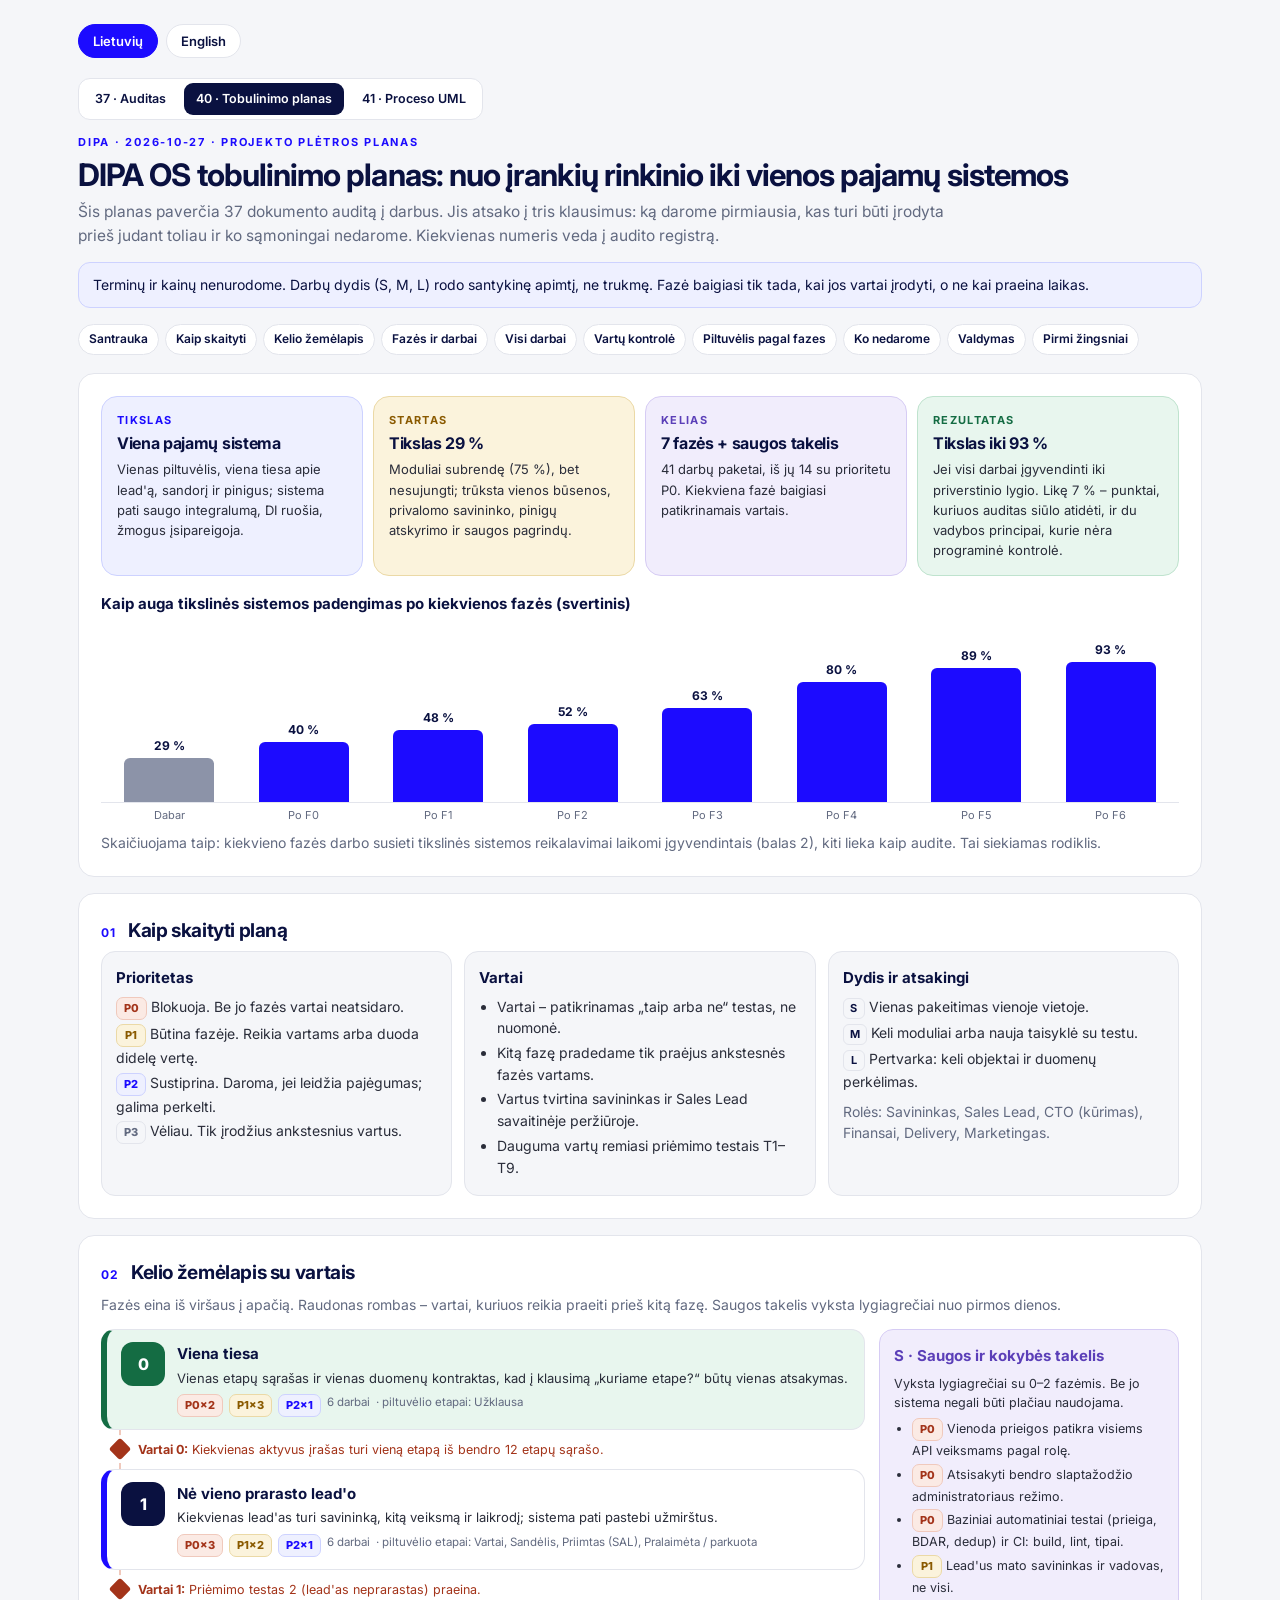
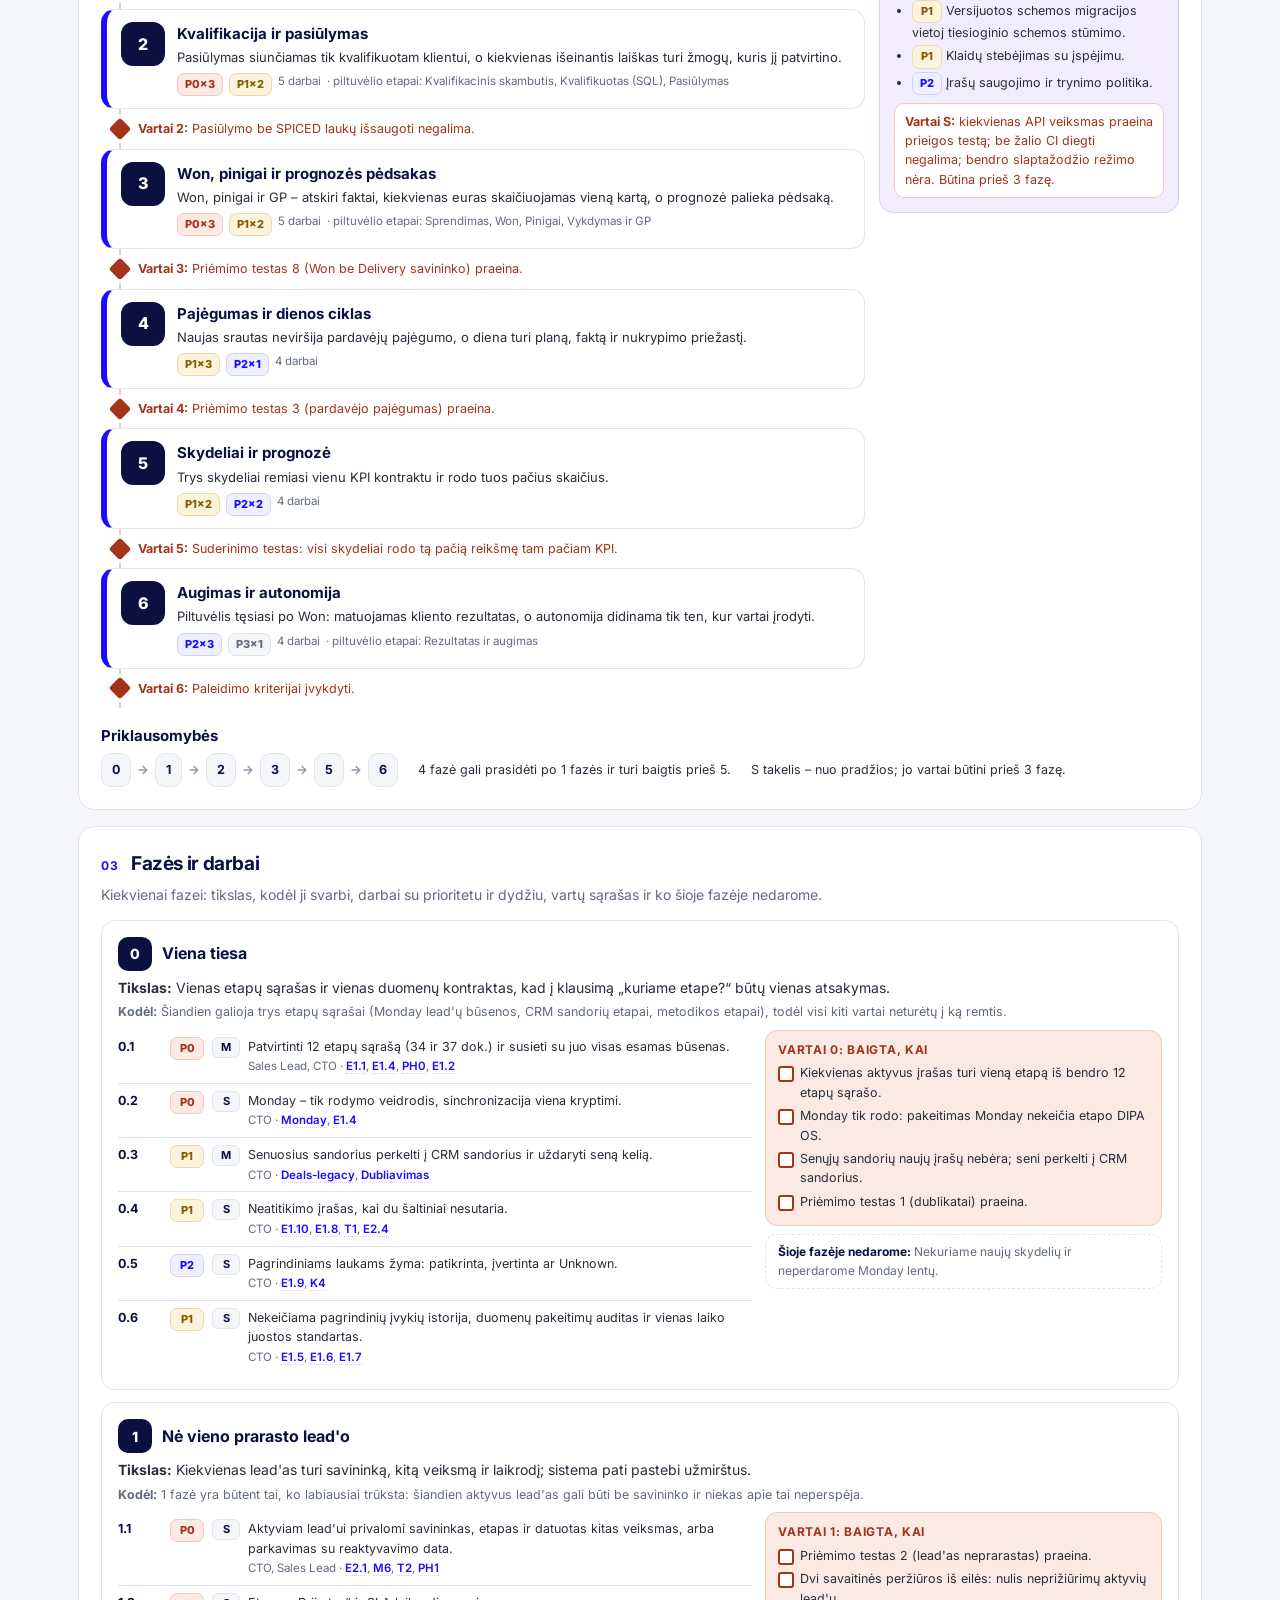
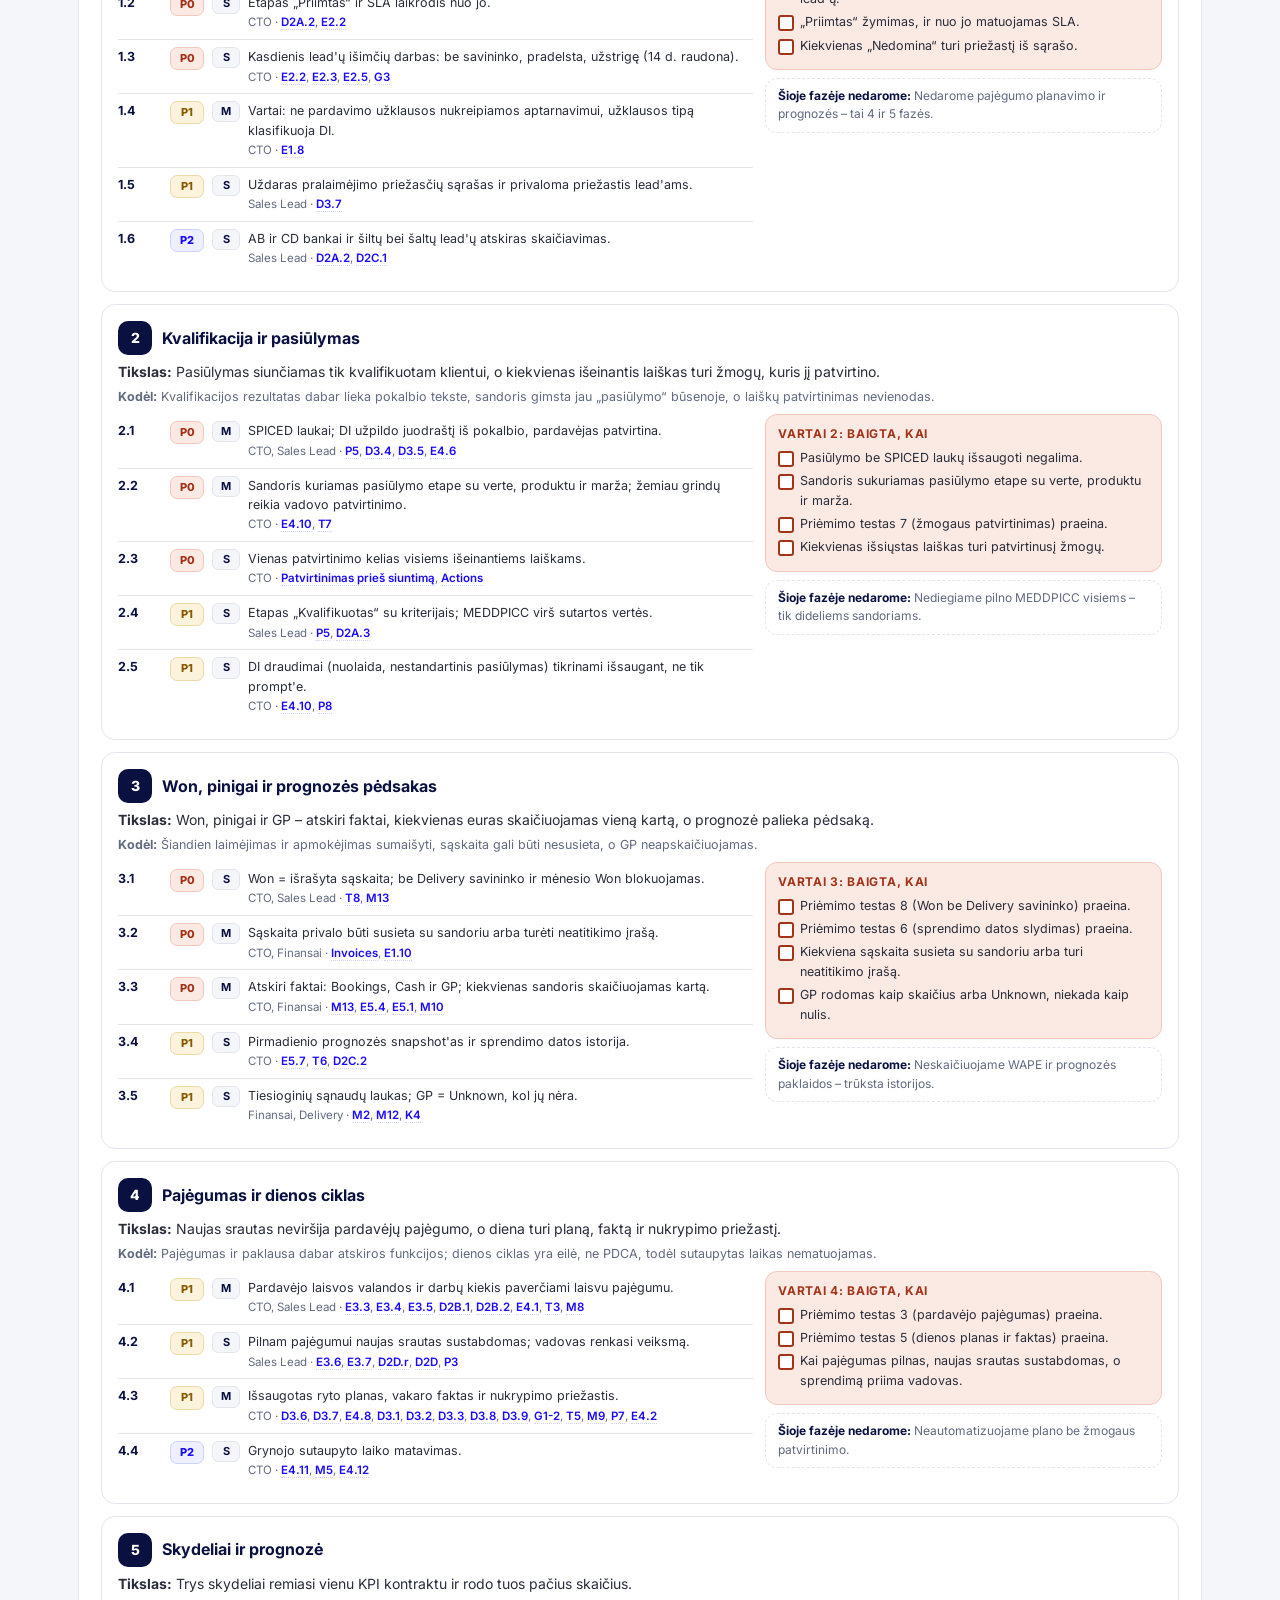
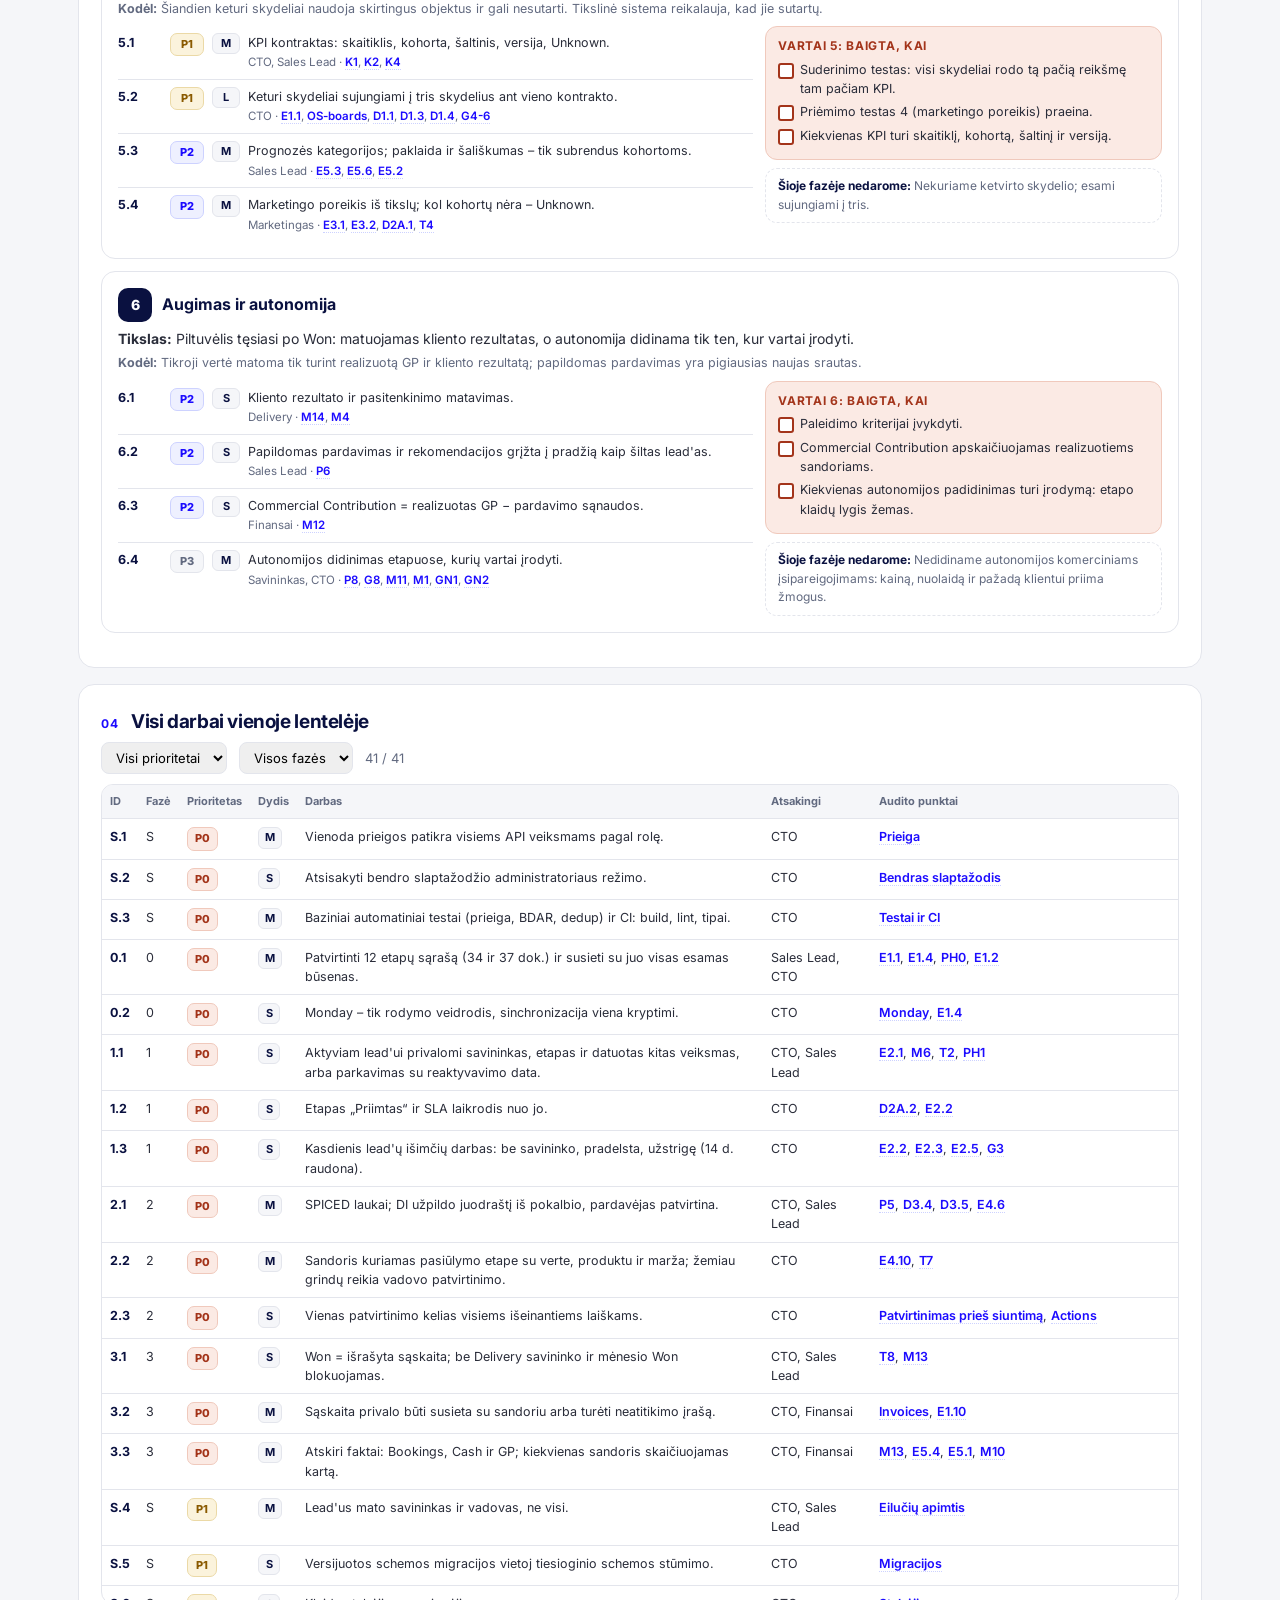
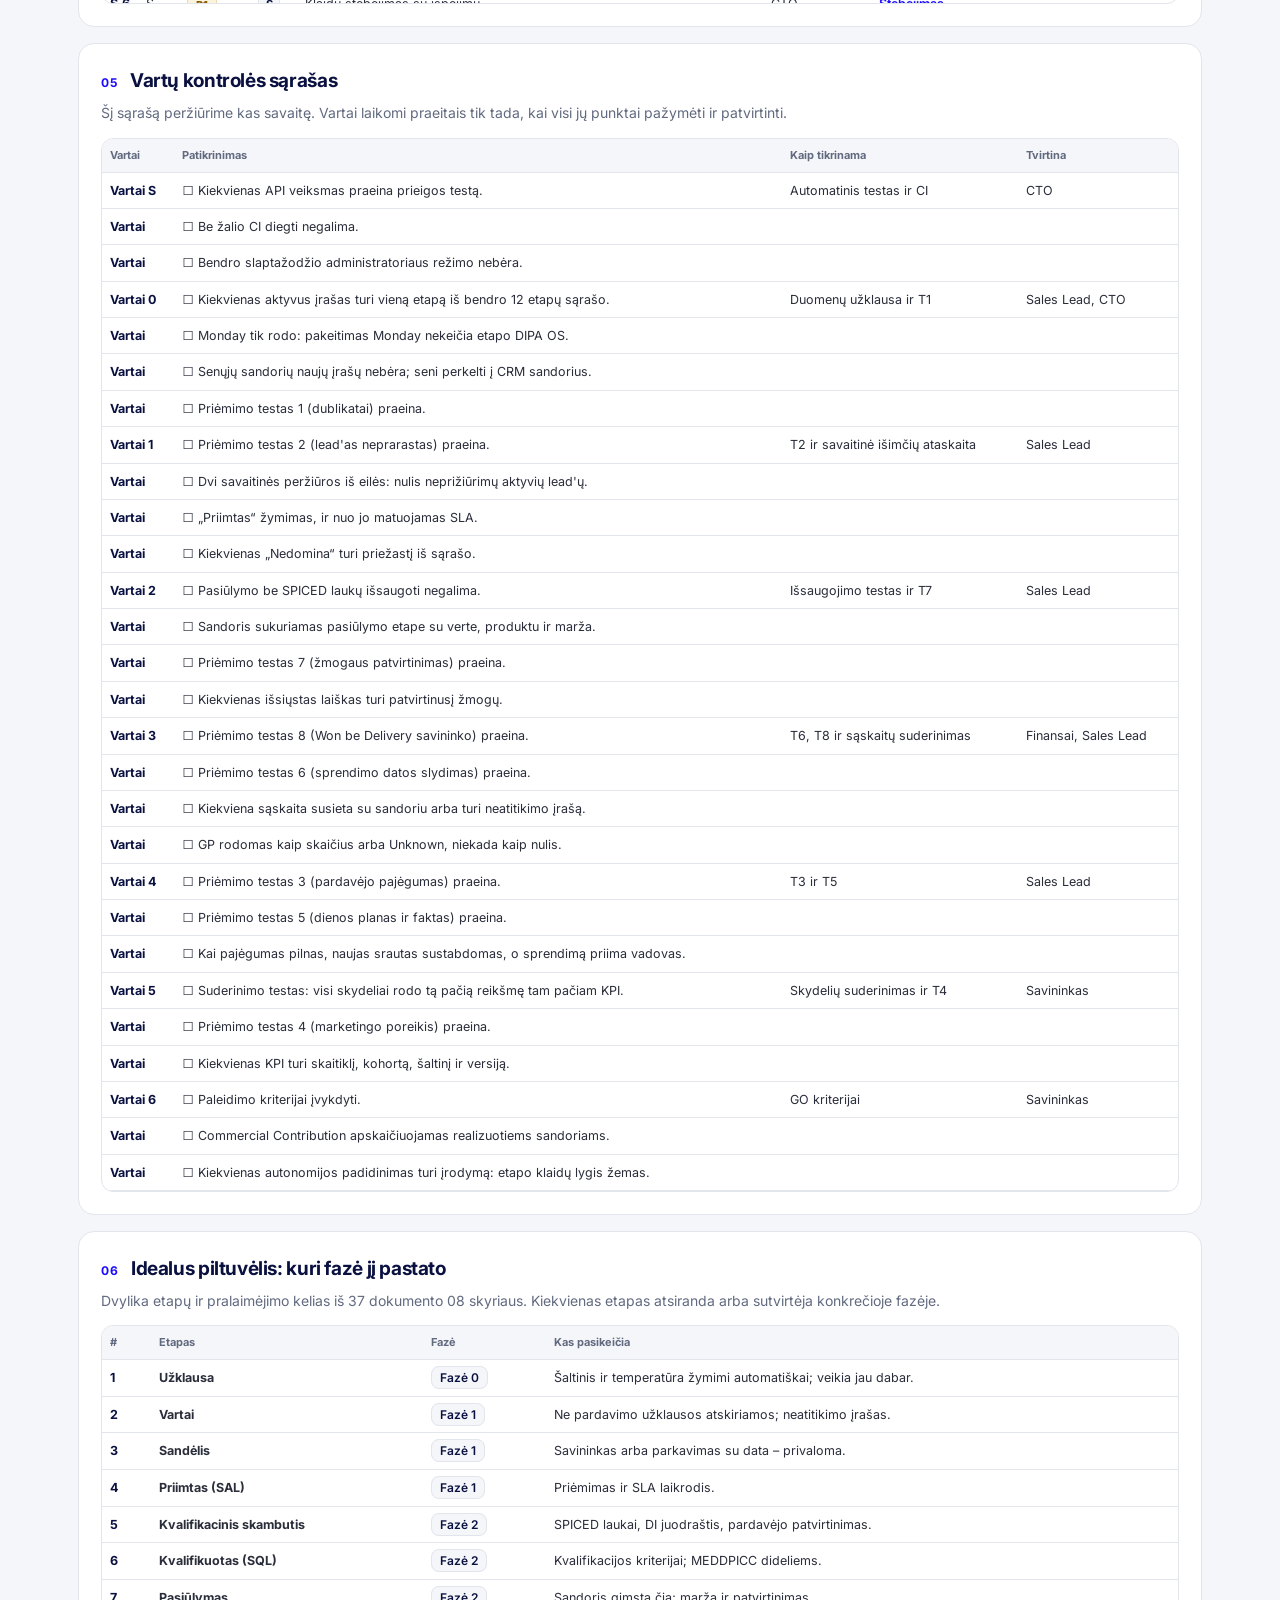
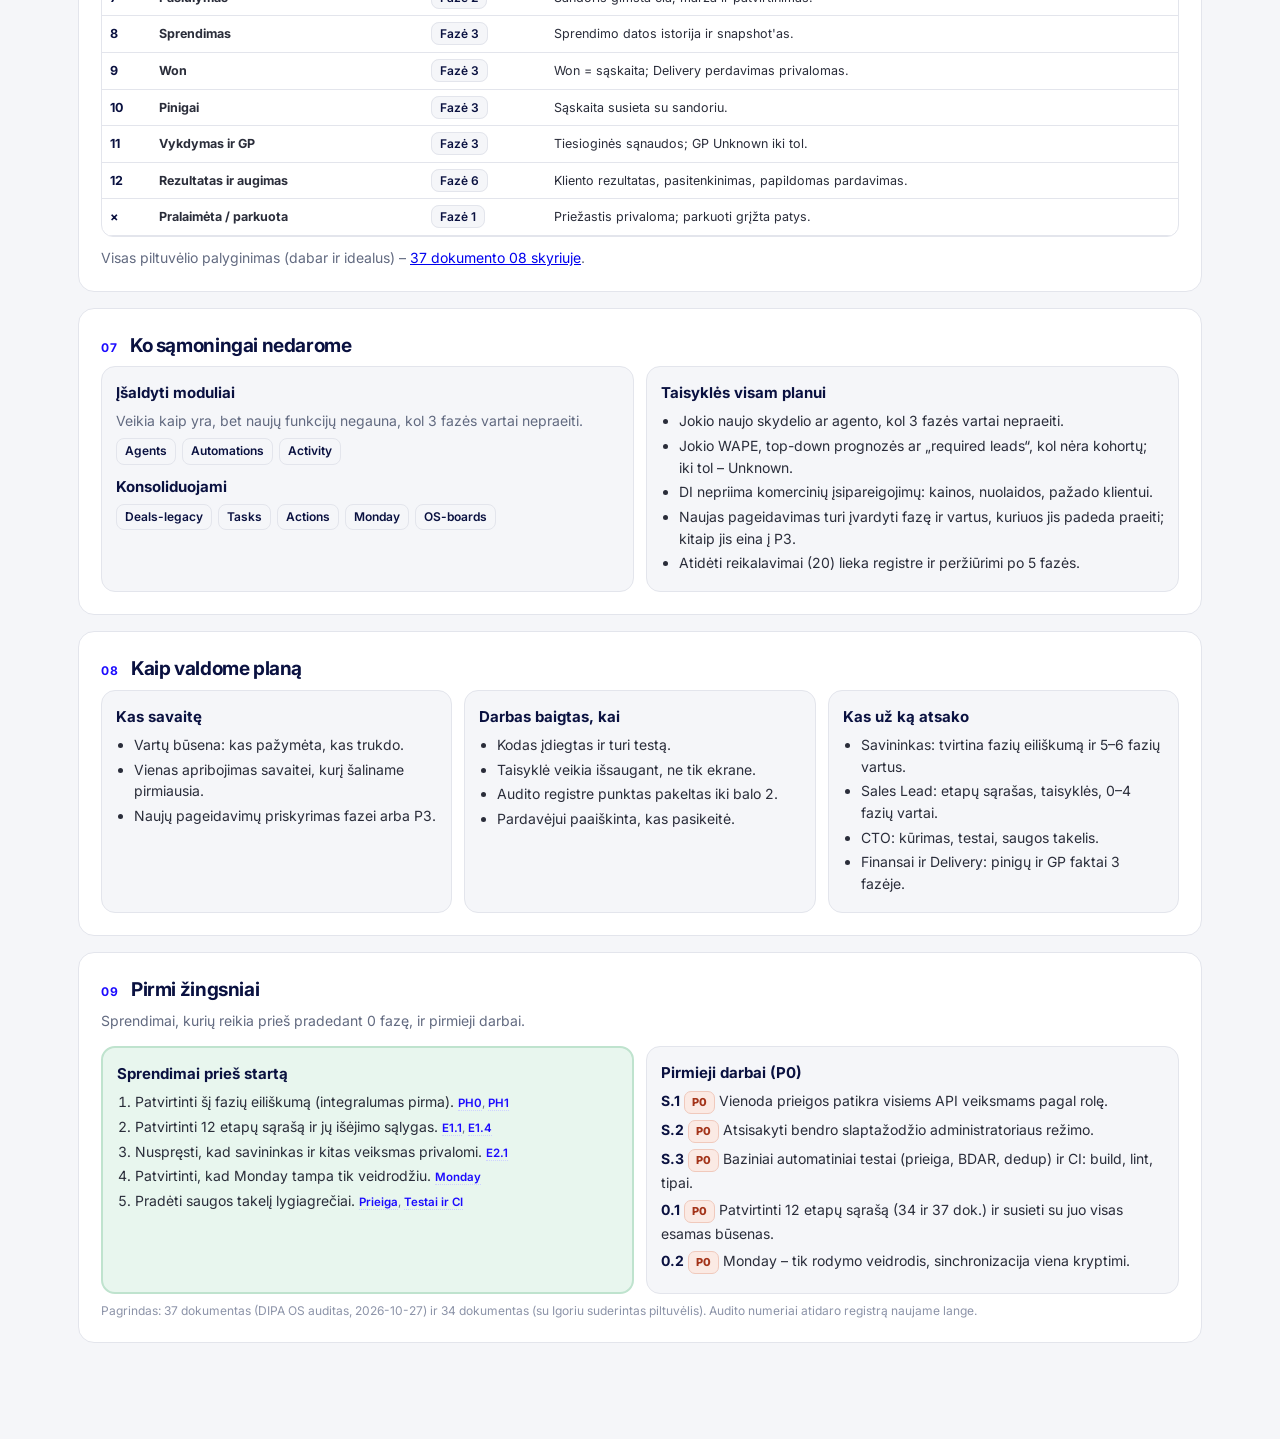
<file: development-plan/index.html>
<!DOCTYPE html>
<html lang="lt">
<head>
<meta charset="utf-8" />
<meta name="robots" content="noindex,nofollow" />
<meta name="viewport" content="width=device-width, initial-scale=1" />
<title>DIPA OS tobulinimo planas</title>
<link href="https://fonts.googleapis.com/css2?family=Inter:wght@400;500;600;700;800&display=swap" rel="stylesheet">
<style>
:root{--ink:#0A1140;--text:#2A2D3A;--muted:#626A80;--faint:#8C93A8;--line:#E3E5EC;--wash:#F5F6F9;--card:#fff;
--brand:#1C0BFF;--brand-bg:#EEF0FF;--brand-line:#CDD2FF;--green:#146C43;--green-bg:#E8F6EE;--green-line:#BFE3CE;
--amber:#8A5A00;--amber-bg:#FBF3DC;--amber-line:#EBD9A6;--red:#A3341A;--red-bg:#FBEAE4;--red-line:#F0C9BC;
--violet:#5B3FB8;--violet-bg:#F1EDFC;--violet-line:#D6CCF4}
*{box-sizing:border-box}
body{margin:0;background:var(--wash);color:var(--text);font:14px/1.55 Inter,system-ui,sans-serif}
.langwrap{max-width:1180px;margin:0 auto;padding:24px 28px 0}
.langbar{display:flex;gap:8px}
.langbar button{font:inherit;font-size:13px;font-weight:600;border-radius:999px;border:1px solid var(--line);background:var(--card);color:var(--ink);padding:6px 14px;cursor:pointer}
.langbar button[aria-pressed="true"]{background:var(--brand);color:#fff;border-color:var(--brand)}
[hidden]{display:none!important}
.page{margin:0 auto;max-width:1180px;padding:20px 28px 80px}
.kicker{margin:0 0 6px;font-size:11px;font-weight:700;letter-spacing:.16em;text-transform:uppercase;color:var(--brand)}
h1{margin:0 0 8px;font-size:31px;letter-spacing:-.03em;color:var(--ink);line-height:1.15}
h2{margin:0;font-size:19px;letter-spacing:-.02em;color:var(--ink)}
h3{margin:0 0 6px;font-size:15px;color:var(--ink)}
.lede{margin:0 0 14px;max-width:880px;font-size:15.5px;color:var(--muted)}
.banner{background:var(--brand-bg);border:1px solid var(--brand-line);border-radius:12px;padding:11px 14px;margin:0 0 16px;color:var(--ink)}
nav.toc{display:flex;flex-wrap:wrap;gap:6px;margin:0 0 18px}
nav.toc a{border:1px solid var(--line);background:var(--card);border-radius:999px;padding:5px 10px;font-size:12px;font-weight:600;color:var(--ink);text-decoration:none}
.sec{background:var(--card);border:1px solid var(--line);border-radius:16px;padding:22px;margin:0 0 16px}
.sec-h{display:flex;align-items:baseline;gap:12px;margin:0 0 6px}
.sec-n{font-size:12px;font-weight:700;color:var(--brand);letter-spacing:.08em}
.sec-q{margin:0 0 14px;color:var(--muted)}
.cards{display:grid;grid-template-columns:repeat(4,1fr);gap:10px;margin:0 0 16px}
.vcard{border-radius:16px;padding:15px;border:1px solid var(--line)}
.vcard .tag{font-size:11px;font-weight:700;letter-spacing:.12em;text-transform:uppercase}
.vcard h2{margin:4px 0 6px;font-size:16px;line-height:1.3}
.vcard p{margin:0;font-size:13px}
.c-amber{background:var(--amber-bg);border-color:var(--amber-line)}.c-amber .tag{color:var(--amber)}
.c-violet{background:var(--violet-bg);border-color:var(--violet-line)}.c-violet .tag{color:var(--violet)}
.c-green{background:var(--green-bg);border-color:var(--green-line)}.c-green .tag{color:var(--green)}
.c-blue{background:var(--brand-bg);border-color:var(--brand-line)}.c-blue .tag{color:var(--brand)}
.bars{display:flex;flex-direction:column;gap:7px}
.bar{display:grid;grid-template-columns:260px 1fr 92px;gap:8px;align-items:center;font-size:12.5px}
.bar i{display:block;height:10px;border-radius:5px;background:var(--line);position:relative;overflow:hidden}
.bar i::after{content:"";position:absolute;inset:0 auto 0 0;width:var(--w);border-radius:5px;background:var(--c,var(--brand))}
.stack{display:flex;height:22px;border-radius:8px;overflow:hidden;border:1px solid var(--line);margin:6px 0 8px}
.stack span{display:flex;align-items:center;justify-content:center;color:#fff;font-size:11px;font-weight:700;white-space:nowrap}
.pill{display:inline-flex;border-radius:999px;padding:2px 8px;font-size:11px;font-weight:700;border:1px solid transparent;white-space:nowrap}
.p-ok{background:var(--green-bg);color:var(--green);border-color:var(--green-line)}
.p-sys{background:var(--brand-bg);color:var(--brand);border-color:var(--brand-line)}
.p-mute{background:var(--wash);color:var(--muted);border-color:var(--line)}
.p-part{background:var(--amber-bg);color:var(--amber);border-color:var(--amber-line)}
.p-vo{background:var(--violet-bg);color:var(--violet);border-color:var(--violet-line)}
.p-bad{background:var(--red-bg);color:var(--red);border-color:var(--red-line)}
.two{display:grid;grid-template-columns:1fr 1fr;gap:12px}
.three{display:grid;grid-template-columns:1fr 1fr 1fr;gap:12px}
.box{border:1px solid var(--line);border-radius:14px;padding:14px;background:var(--wash)}
.box.pick{border:2px solid var(--green-line);background:var(--green-bg)}
.box ul{margin:6px 0 0;padding-left:18px}.box li{margin:3px 0}
.score{font-size:22px;font-weight:700;color:var(--ink);margin:2px 0 6px}
.loop{display:grid;grid-template-columns:repeat(4,1fr);gap:8px;counter-reset:st}
.loop .st{position:relative;border:1px solid var(--line);border-radius:12px;padding:10px 10px 10px 40px;background:var(--wash);min-height:84px}
.loop .st::before{counter-increment:st;content:counter(st);position:absolute;left:10px;top:10px;width:22px;height:22px;border-radius:7px;background:var(--ink);color:#fff;font-size:12px;font-weight:700;display:flex;align-items:center;justify-content:center}
.loop .st b{display:block;color:var(--ink)}
.loop .gate{border-top:4px solid var(--red);background:var(--red-bg)}
.loop .rule{border-top:4px solid var(--brand);background:var(--brand-bg)}
.loop .ai{border-top:4px solid var(--violet);background:var(--violet-bg)}
.loop .human{border-top:4px solid var(--green);background:var(--green-bg)}
.find{display:grid;grid-template-columns:48px 1fr;gap:10px;border:1px solid var(--line);border-radius:12px;padding:12px;margin:0 0 8px}
.find i{font-style:normal;width:48px;height:30px;border-radius:9px;background:var(--red-bg);color:var(--red);font-weight:800;display:flex;align-items:center;justify-content:center;border:1px solid var(--red-line);font-size:12px}
.find.op i{background:var(--brand-bg);color:var(--brand);border-color:var(--brand-line)}
.find b{color:var(--ink)}
.find .ev{margin-top:4px;font-size:12px;color:var(--muted)}
.opinion{border-left:4px solid var(--brand);background:var(--brand-bg);border-radius:0 12px 12px 0;padding:12px 16px;margin:0 0 14px;color:var(--ink)}
table.bt{width:100%;border-collapse:collapse;font-size:12.5px}
table.bt th{text-align:left;font-size:11px;color:var(--muted);padding:8px;border-bottom:1px solid var(--line);background:var(--wash);position:sticky;top:0;z-index:1}
table.bt td{padding:8px;border-bottom:1px solid var(--line);vertical-align:top}
td.id{font-weight:700;color:var(--ink);white-space:nowrap}
.sub{color:var(--muted);font-size:11.5px;margin-top:2px}
.wrap{overflow:auto;max-height:820px;border:1px solid var(--line);border-radius:12px}
.legend{display:flex;flex-wrap:wrap;gap:10px;font-size:12px;color:var(--muted);margin:0 0 10px}
.road{display:grid;grid-template-columns:repeat(6,1fr);gap:8px}
.road .rs{border:1px solid var(--line);border-radius:12px;padding:10px;background:var(--wash);font-size:12.5px}
.road .rs .n{font-size:11px;font-weight:700;color:var(--brand)}
.road .rs b{display:block;color:var(--ink);margin:2px 0 4px}
.road .rs .gt{margin-top:6px;font-size:11.5px;color:var(--red)}
.road .now{border:2px solid var(--green-line);background:var(--green-bg)}
.chips{display:flex;flex-wrap:wrap;gap:6px}
.chip{border:1px solid var(--line);background:var(--wash);color:var(--ink);border-radius:8px;padding:3px 8px;font-size:12px;font-weight:600;text-decoration:none}
a.rq{position:relative;color:var(--brand);font-weight:600;text-decoration:none;border-bottom:1px dotted var(--brand-line)}
a.rq:hover::after{content:attr(data-tip);position:absolute;left:0;bottom:calc(100% + 6px);z-index:20;width:max-content;max-width:340px;white-space:normal;background:var(--ink);color:#fff;font-size:12px;font-weight:500;line-height:1.4;padding:6px 9px;border-radius:8px;box-shadow:0 6px 18px rgba(10,17,64,.25)}
table.rt tr:target td{background:#FFF7D6}
table.rt tr{scroll-margin-top:48px}
details.orig{margin-top:5px;font-size:11.5px}
details.orig summary{cursor:pointer;color:var(--brand);font-weight:600}
details.orig div{margin-top:4px;color:var(--text)}
.tools{display:flex;gap:12px;align-items:center;flex-wrap:wrap;margin:0 0 10px;font-size:13px}
.tools input[type=search]{font:inherit;border:1px solid var(--line);border-radius:8px;padding:6px 10px;min-width:240px}
.tools select{font:inherit;border:1px solid var(--line);border-radius:8px;padding:6px 10px}
.tools .cnt{color:var(--muted)}
footer{font-size:12px;color:var(--faint);margin-top:8px}
.docnav{display:flex;flex-wrap:wrap;gap:6px;margin:0 0 14px;padding:4px;border:1px solid var(--line);border-radius:12px;background:var(--card);width:max-content;max-width:100%}
.docnav a{font-size:12.5px;font-weight:600;color:var(--ink);text-decoration:none;padding:6px 12px;border-radius:9px}
.docnav a.on{background:var(--ink);color:#fff}
.docnav a:not(.on):hover{background:var(--wash)}
.fnhead,.fnrow{display:grid;grid-template-columns:1fr 104px 1fr;gap:10px}
.fnhead{margin:0 0 8px}
.fnhead div{border-radius:10px;padding:8px 12px;font-size:12px;font-weight:700;letter-spacing:.06em;text-transform:uppercase}
.fnhead .hc{background:var(--wash);color:var(--muted);border:1px solid var(--line)}
.fnhead .hi{background:var(--brand-bg);color:var(--brand);border:1px solid var(--brand-line)}
.fnrow{position:relative;margin:0 0 26px}
.fnrow:last-of-type{margin-bottom:12px}
.fnrow:not(:last-of-type) .fn::after{content:"";position:absolute;left:50%;bottom:-22px;width:2px;height:18px;background:var(--line);transform:translateX(-50%)}
.fnrow:not(:last-of-type) .fn::before{content:"";position:absolute;left:50%;bottom:-24px;transform:translateX(-50%);border:5px solid transparent;border-top-color:var(--faint)}
.fn{position:relative;border:1px solid var(--line);border-radius:12px;padding:10px 12px;font-size:12.5px;background:var(--card)}
.fn.cur{background:var(--wash)}
.fn.cur.ok{border-left:5px solid var(--green)}.fn.cur.part{border-left:5px solid #C9961F}.fn.cur.gap{border-left:5px solid var(--red);background:var(--red-bg)}
.fn.ideal{border-left:5px solid var(--brand)}
.fn .fh{display:flex;gap:8px;align-items:center;font-weight:700;color:var(--ink);font-size:13.5px;margin:0 0 4px}
.fn .n{width:22px;height:22px;border-radius:7px;background:var(--ink);color:#fff;font-size:11px;display:flex;align-items:center;justify-content:center;flex:none}
.fn.ideal .n{background:var(--brand)}
.fn .fh .lv{margin-left:auto}
.fn .ln{margin:3px 0 0}.fn .k{color:var(--muted);font-weight:600}
.fn .tg{display:flex;flex-wrap:wrap;gap:4px;margin:0 0 4px}
.fn .tg span{font-size:11px;border:1px solid var(--line);background:var(--card);border-radius:6px;padding:1px 6px;color:var(--text)}
.fn .std{margin-top:5px;font-size:11px;color:var(--violet);font-weight:600}
.fnmid{display:flex;align-items:center;justify-content:center;position:relative}
.fnmid::before{content:"";position:absolute;left:0;right:0;top:50%;border-top:2px dashed var(--line)}
.fnmid span{position:relative;z-index:1}
.lv0{background:var(--red-bg);color:var(--red);border-color:var(--red-line)}
.lv1{background:var(--amber-bg);color:var(--amber);border-color:var(--amber-line)}
.lv2{background:var(--violet-bg);color:var(--violet);border-color:var(--violet-line)}
.lv3{background:var(--green-bg);color:var(--green);border-color:var(--green-line)}
.fnlost{display:grid;grid-template-columns:1fr 104px 1fr;gap:10px;margin:4px 0 0}
.fnlost .fn{border-style:dashed}
.auto{display:grid;grid-template-columns:repeat(4,1fr);gap:8px;margin:8px 0 0}
.auto .box{font-size:12.5px}
@media(max-width:960px){.cards,.two,.three,.loop,.road,.auto{grid-template-columns:1fr}.bar{grid-template-columns:1fr}
.fnhead,.fnrow,.fnlost{grid-template-columns:1fr}.fnmid::before{display:none}.fnrow:not(:last-of-type) .fn.cur::after,.fnrow:not(:last-of-type) .fn.cur::before{display:none}}
@media print{body{background:#fff}.wrap{max-height:none}.langwrap{display:none}*{print-color-adjust:exact}}

.prio{display:inline-flex;align-items:center;justify-content:center;min-width:30px;border-radius:7px;padding:2px 7px;font-size:11px;font-weight:800;border:1px solid}
.P0{background:var(--red-bg);color:var(--red);border-color:var(--red-line)}
.P1{background:var(--amber-bg);color:var(--amber);border-color:var(--amber-line)}
.P2{background:var(--brand-bg);color:var(--brand);border-color:var(--brand-line)}
.P3{background:var(--wash);color:var(--muted);border-color:var(--line)}
.sz{display:inline-flex;min-width:22px;justify-content:center;border-radius:6px;padding:1px 6px;font-size:11px;font-weight:700;background:var(--wash);border:1px solid var(--line);color:var(--ink)}
.rm{display:grid;grid-template-columns:1fr 300px;gap:14px;align-items:start}
.rm-main{display:flex;flex-direction:column}
.ph{display:grid;grid-template-columns:44px 1fr;gap:12px;border:1px solid var(--line);border-radius:14px;padding:12px 14px;background:var(--card);border-left:6px solid var(--brand)}
.ph.now{border-left-color:var(--green);background:var(--green-bg)}
.ph .pn{width:44px;height:44px;border-radius:12px;background:var(--ink);color:#fff;font-weight:800;font-size:16px;display:flex;align-items:center;justify-content:center}
.ph.now .pn{background:var(--green)}
.ph h3{margin:0 0 2px;font-size:15px}
.ph .goal{color:var(--text);font-size:13px}
.ph .meta{display:flex;flex-wrap:wrap;gap:6px;margin-top:6px;font-size:11.5px;color:var(--muted)}
.gt{display:flex;align-items:center;gap:10px;margin:0 0 0 18px;padding:10px 0 10px 22px;border-left:2px dashed var(--red-line);font-size:12.5px;color:var(--red)}
.gt .dm{flex:none;width:16px;height:16px;transform:rotate(45deg);background:var(--red);border-radius:3px;margin-left:-31px;box-shadow:0 0 0 4px var(--card)}
.gt b{color:var(--red)}
.side{position:sticky;top:12px;border:1px solid var(--violet-line);background:var(--violet-bg);border-radius:14px;padding:14px;font-size:12.5px}
.side h3{color:var(--violet)}
.side ul{margin:6px 0 0;padding-left:18px}.side li{margin:3px 0}
.side .gtx{margin-top:8px;padding:8px 10px;border-radius:10px;background:var(--card);border:1px solid var(--red-line);color:var(--red)}
.pd{border:1px solid var(--line);border-radius:14px;padding:16px;margin:0 0 12px;background:var(--card)}
.pd-h{display:flex;align-items:center;gap:10px;margin:0 0 6px}
.pd-h .pn{width:34px;height:34px;border-radius:10px;background:var(--ink);color:#fff;font-weight:800;display:flex;align-items:center;justify-content:center}
.pd-h h3{margin:0;font-size:16px}
.pd .grid{display:grid;grid-template-columns:1.6fr 1fr;gap:12px;margin-top:8px}
.wp{display:grid;grid-template-columns:44px 34px 28px 1fr;gap:8px;align-items:start;padding:7px 0;border-top:1px solid var(--line);font-size:12.5px}
.wp:first-child{border-top:0}
.wp .wid{font-weight:700;color:var(--ink)}
.wp .ow{color:var(--muted);font-size:11.5px;margin-top:2px}
.done{border:1px solid var(--red-line);background:var(--red-bg);border-radius:12px;padding:10px 12px;font-size:12.5px}
.done h4{margin:0 0 4px;font-size:12px;letter-spacing:.06em;text-transform:uppercase;color:var(--red)}
.done ul{margin:0;padding-left:0;list-style:none}.done li{margin:4px 0;padding-left:22px;position:relative}
.done li::before{content:"";position:absolute;left:0;top:3px;width:12px;height:12px;border:2px solid var(--red);border-radius:3px;background:#fff}
.nodo{margin-top:8px;border:1px dashed var(--line);border-radius:12px;padding:8px 12px;font-size:12px;color:var(--muted)}
.nodo b{color:var(--ink)}
.proj{display:grid;grid-template-columns:repeat(8,1fr);gap:6px;align-items:end;height:180px;margin:8px 0 4px;padding:0 4px;border-bottom:1px solid var(--line)}
.proj div{display:flex;flex-direction:column;align-items:center;justify-content:flex-end;height:100%;font-size:11px;color:var(--muted)}
.proj i{display:block;width:70%;border-radius:6px 6px 0 0;background:var(--brand)}
.proj div:first-child i{background:var(--faint)}
.proj b{color:var(--ink);font-size:12px;margin-bottom:3px}
.projl{display:grid;grid-template-columns:repeat(8,1fr);gap:6px;font-size:11px;text-align:center;color:var(--muted);padding:0 4px}
.dep{display:flex;flex-wrap:wrap;gap:6px;align-items:center;font-size:12.5px}
.dep .nd{border:1px solid var(--line);border-radius:10px;padding:6px 10px;background:var(--wash);font-weight:700;color:var(--ink)}
.dep .ar{color:var(--faint);font-weight:700}
@media(max-width:960px){.rm,.pd .grid,.proj,.projl{grid-template-columns:1fr}.side{position:static}.proj{height:auto}.proj i{height:10px!important;width:var(--w)!important}}
</style>
</head>
<body>
<div class="langwrap">
  <div class="langbar" role="group" aria-label="Language">
    <button type="button" id="show-lt" aria-pressed="true">Lietuvių</button>
    <button type="button" id="show-en" aria-pressed="false">English</button>
  </div>
</div>
<div id="view-lt"><div class="page">
<nav class="docnav"><a href="../v7-code-audit/">37 · Auditas</a><a class="on" href="../development-plan/">40 · Tobulinimo planas</a><a href="../process-uml/">41 · Proceso UML</a></nav>
<p class="kicker">DIPA · 2026-10-27 · Projekto plėtros planas</p>
<h1>DIPA OS tobulinimo planas: nuo įrankių rinkinio iki vienos pajamų sistemos</h1>
<p class="lede">Šis planas paverčia 37 dokumento auditą į darbus. Jis atsako į tris klausimus: ką darome pirmiausia, kas turi būti įrodyta prieš judant toliau ir ko sąmoningai nedarome. Kiekvienas numeris veda į audito registrą.</p>
<div class="banner">Terminų ir kainų nenurodome. Darbų dydis (S, M, L) rodo santykinę apimtį, ne trukmę. Fazė baigiasi tik tada, kai jos vartai įrodyti, o ne kai praeina laikas.</div>
<nav class="toc"><a href="#lt-summary">Santrauka</a><a href="#lt-how">Kaip skaityti</a><a href="#lt-map">Kelio žemėlapis</a><a href="#lt-phases">Fazės ir darbai</a><a href="#lt-backlog">Visi darbai</a><a href="#lt-gates">Vartų kontrolė</a><a href="#lt-funnel">Piltuvėlis pagal fazes</a><a href="#lt-stop">Ko nedarome</a><a href="#lt-gov">Valdymas</a><a href="#lt-start">Pirmi žingsniai</a></nav>
<section class="sec" id="lt-summary"><div class="cards">
<div class="vcard c-blue"><div class="tag">TIKSLAS</div><h2>Viena pajamų sistema</h2><p>Vienas piltuvėlis, viena tiesa apie lead&#x27;ą, sandorį ir pinigus; sistema pati saugo integralumą, DI ruošia, žmogus įsipareigoja.</p></div>
<div class="vcard c-amber"><div class="tag">STARTAS</div><h2>Tikslas 29 %</h2><p>Moduliai subrendę (75 %), bet nesujungti; trūksta vienos būsenos, privalomo savininko, pinigų atskyrimo ir saugos pagrindų.</p></div>
<div class="vcard c-violet"><div class="tag">KELIAS</div><h2>7 fazės + saugos takelis</h2><p>41 darbų paketai, iš jų 14 su prioritetu P0. Kiekviena fazė baigiasi patikrinamais vartais.</p></div>
<div class="vcard c-green"><div class="tag">REZULTATAS</div><h2>Tikslas iki 93 %</h2><p>Jei visi darbai įgyvendinti iki priverstinio lygio. Likę 7 % – punktai, kuriuos auditas siūlo atidėti, ir du vadybos principai, kurie nėra programinė kontrolė.</p></div>
</div>
<h3>Kaip auga tikslinės sistemos padengimas po kiekvienos fazės (svertinis)</h3>
<div class="proj"><div><b>29 %</b><i style="height:44px;--w:29%"></i></div><div><b>40 %</b><i style="height:60px;--w:40%"></i></div><div><b>48 %</b><i style="height:72px;--w:48%"></i></div><div><b>52 %</b><i style="height:78px;--w:52%"></i></div><div><b>63 %</b><i style="height:94px;--w:63%"></i></div><div><b>80 %</b><i style="height:120px;--w:80%"></i></div><div><b>89 %</b><i style="height:134px;--w:89%"></i></div><div><b>93 %</b><i style="height:140px;--w:93%"></i></div></div>
<div class="projl"><span>Dabar</span><span>Po F0</span><span>Po F1</span><span>Po F2</span><span>Po F3</span><span>Po F4</span><span>Po F5</span><span>Po F6</span></div>
<p class="sec-q" style="margin:8px 0 0">Skaičiuojama taip: kiekvieno fazės darbo susieti tikslinės sistemos reikalavimai laikomi įgyvendintais (balas 2), kiti lieka kaip audite. Tai siekiamas rodiklis.</p></section>
<section class="sec" id="lt-how"><div class="sec-h"><span class="sec-n">01</span><h2>Kaip skaityti planą</h2></div>
<div class="three">
<div class="box"><h3>Prioritetas</h3><ul style="list-style:none;padding:0"><li><span class="prio P0">P0</span> Blokuoja. Be jo fazės vartai neatsidaro.</li><li><span class="prio P1">P1</span> Būtina fazėje. Reikia vartams arba duoda didelę vertę.</li><li><span class="prio P2">P2</span> Sustiprina. Daroma, jei leidžia pajėgumas; galima perkelti.</li><li><span class="prio P3">P3</span> Vėliau. Tik įrodžius ankstesnius vartus.</li></ul></div>
<div class="box"><h3>Vartai</h3><ul><li>Vartai – patikrinamas „taip arba ne“ testas, ne nuomonė.</li><li>Kitą fazę pradedame tik praėjus ankstesnės fazės vartams.</li><li>Vartus tvirtina savininkas ir Sales Lead savaitinėje peržiūroje.</li><li>Dauguma vartų remiasi priėmimo testais T1–T9.</li></ul></div>
<div class="box"><h3>Dydis ir atsakingi</h3><ul style="list-style:none;padding:0"><li><span class="sz">S</span> Vienas pakeitimas vienoje vietoje.</li><li><span class="sz">M</span> Keli moduliai arba nauja taisyklė su testu.</li><li><span class="sz">L</span> Pertvarka: keli objektai ir duomenų perkėlimas.</li></ul><p class="sec-q" style="margin:8px 0 0">Rolės: Savininkas, Sales Lead, CTO (kūrimas), Finansai, Delivery, Marketingas.</p></div>
</div></section>
<section class="sec" id="lt-map"><div class="sec-h"><span class="sec-n">02</span><h2>Kelio žemėlapis su vartais</h2></div>
<p class="sec-q">Fazės eina iš viršaus į apačią. Raudonas rombas – vartai, kuriuos reikia praeiti prieš kitą fazę. Saugos takelis vyksta lygiagrečiai nuo pirmos dienos.</p>
<div class="rm"><div class="rm-main">
<div class="ph now"><div class="pn">0</div><div><h3>Viena tiesa</h3><div class="goal">Vienas etapų sąrašas ir vienas duomenų kontraktas, kad į klausimą „kuriame etape?“ būtų vienas atsakymas.</div><div class="meta"><span class="prio P0">P0×2</span><span class="prio P1">P1×3</span><span class="prio P2">P2×1</span><span>6 darbai</span><span>· piltuvėlio etapai: Užklausa</span></div></div></div>
<div class="gt"><span class="dm"></span><span><b>Vartai 0:</b> Kiekvienas aktyvus įrašas turi vieną etapą iš bendro 12 etapų sąrašo.</span></div>
<div class="ph"><div class="pn">1</div><div><h3>Nė vieno prarasto lead&#x27;o</h3><div class="goal">Kiekvienas lead&#x27;as turi savininką, kitą veiksmą ir laikrodį; sistema pati pastebi užmirštus.</div><div class="meta"><span class="prio P0">P0×3</span><span class="prio P1">P1×2</span><span class="prio P2">P2×1</span><span>6 darbai</span><span>· piltuvėlio etapai: Vartai, Sandėlis, Priimtas (SAL), Pralaimėta / parkuota</span></div></div></div>
<div class="gt"><span class="dm"></span><span><b>Vartai 1:</b> Priėmimo testas 2 (lead&#x27;as neprarastas) praeina.</span></div>
<div class="ph"><div class="pn">2</div><div><h3>Kvalifikacija ir pasiūlymas</h3><div class="goal">Pasiūlymas siunčiamas tik kvalifikuotam klientui, o kiekvienas išeinantis laiškas turi žmogų, kuris jį patvirtino.</div><div class="meta"><span class="prio P0">P0×3</span><span class="prio P1">P1×2</span><span>5 darbai</span><span>· piltuvėlio etapai: Kvalifikacinis skambutis, Kvalifikuotas (SQL), Pasiūlymas</span></div></div></div>
<div class="gt"><span class="dm"></span><span><b>Vartai 2:</b> Pasiūlymo be SPICED laukų išsaugoti negalima.</span></div>
<div class="ph"><div class="pn">3</div><div><h3>Won, pinigai ir prognozės pėdsakas</h3><div class="goal">Won, pinigai ir GP – atskiri faktai, kiekvienas euras skaičiuojamas vieną kartą, o prognozė palieka pėdsaką.</div><div class="meta"><span class="prio P0">P0×3</span><span class="prio P1">P1×2</span><span>5 darbai</span><span>· piltuvėlio etapai: Sprendimas, Won, Pinigai, Vykdymas ir GP</span></div></div></div>
<div class="gt"><span class="dm"></span><span><b>Vartai 3:</b> Priėmimo testas 8 (Won be Delivery savininko) praeina.</span></div>
<div class="ph"><div class="pn">4</div><div><h3>Pajėgumas ir dienos ciklas</h3><div class="goal">Naujas srautas neviršija pardavėjų pajėgumo, o diena turi planą, faktą ir nukrypimo priežastį.</div><div class="meta"><span class="prio P1">P1×3</span><span class="prio P2">P2×1</span><span>4 darbai</span></div></div></div>
<div class="gt"><span class="dm"></span><span><b>Vartai 4:</b> Priėmimo testas 3 (pardavėjo pajėgumas) praeina.</span></div>
<div class="ph"><div class="pn">5</div><div><h3>Skydeliai ir prognozė</h3><div class="goal">Trys skydeliai remiasi vienu KPI kontraktu ir rodo tuos pačius skaičius.</div><div class="meta"><span class="prio P1">P1×2</span><span class="prio P2">P2×2</span><span>4 darbai</span></div></div></div>
<div class="gt"><span class="dm"></span><span><b>Vartai 5:</b> Suderinimo testas: visi skydeliai rodo tą pačią reikšmę tam pačiam KPI.</span></div>
<div class="ph"><div class="pn">6</div><div><h3>Augimas ir autonomija</h3><div class="goal">Piltuvėlis tęsiasi po Won: matuojamas kliento rezultatas, o autonomija didinama tik ten, kur vartai įrodyti.</div><div class="meta"><span class="prio P2">P2×3</span><span class="prio P3">P3×1</span><span>4 darbai</span><span>· piltuvėlio etapai: Rezultatas ir augimas</span></div></div></div>
<div class="gt"><span class="dm"></span><span><b>Vartai 6:</b> Paleidimo kriterijai įvykdyti.</span></div>
</div>
<aside class="side"><h3>S · Saugos ir kokybės takelis</h3><div>Vyksta lygiagrečiai su 0–2 fazėmis. Be jo sistema negali būti plačiau naudojama.</div><ul><li><span class="prio P0">P0</span> Vienoda prieigos patikra visiems API veiksmams pagal rolę.</li><li><span class="prio P0">P0</span> Atsisakyti bendro slaptažodžio administratoriaus režimo.</li><li><span class="prio P0">P0</span> Baziniai automatiniai testai (prieiga, BDAR, dedup) ir CI: build, lint, tipai.</li><li><span class="prio P1">P1</span> Lead&#x27;us mato savininkas ir vadovas, ne visi.</li><li><span class="prio P1">P1</span> Versijuotos schemos migracijos vietoj tiesioginio schemos stūmimo.</li><li><span class="prio P1">P1</span> Klaidų stebėjimas su įspėjimu.</li><li><span class="prio P2">P2</span> Įrašų saugojimo ir trynimo politika.</li></ul><div class="gtx"><b>Vartai S:</b> kiekvienas API veiksmas praeina prieigos testą; be žalio CI diegti negalima; bendro slaptažodžio režimo nėra. Būtina prieš 3 fazę.</div></aside>
</div>
<h3 style="margin-top:16px">Priklausomybės</h3><div class="dep"><span class="nd">0</span><span class="ar">→</span><span class="nd">1</span><span class="ar">→</span><span class="nd">2</span><span class="ar">→</span><span class="nd">3</span><span class="ar">→</span><span class="nd">5</span><span class="ar">→</span><span class="nd">6</span><span style="margin-left:14px">4 fazė gali prasidėti po 1 fazės ir turi baigtis prieš 5.</span><span style="margin-left:14px">S takelis – nuo pradžios; jo vartai būtini prieš 3 fazę.</span></div>
</section>
<section class="sec" id="lt-phases"><div class="sec-h"><span class="sec-n">03</span><h2>Fazės ir darbai</h2></div>
<p class="sec-q">Kiekvienai fazei: tikslas, kodėl ji svarbi, darbai su prioritetu ir dydžiu, vartų sąrašas ir ko šioje fazėje nedarome.</p>
<div class="pd" id="lt-p0"><div class="pd-h"><span class="pn">0</span><h3>Viena tiesa</h3></div>
<div><b>Tikslas:</b> Vienas etapų sąrašas ir vienas duomenų kontraktas, kad į klausimą „kuriame etape?“ būtų vienas atsakymas.</div><div class="sub" style="font-size:12.5px;margin-top:4px"><b>Kodėl:</b> Šiandien galioja trys etapų sąrašai (Monday lead&#x27;ų būsenos, CRM sandorių etapai, metodikos etapai), todėl visi kiti vartai neturėtų į ką remtis.</div>
<div class="grid"><div>
<div class="wp"><span class="wid">0.1</span><span class="prio P0">P0</span><span class="sz">M</span><div>Patvirtinti 12 etapų sąrašą (34 ir 37 dok.) ir susieti su juo visas esamas būsenas.<div class="ow">Sales Lead, CTO · <a class="rq" href="https://dipa-lt.github.io/dipa-os-presentation/v7-code-audit/#lt-r47" target="_blank" rel="noopener" data-tip="E1.1 · Visi skydeliai remiasi tais pačiais duomenimis">E1.1</a>, <a class="rq" href="https://dipa-lt.github.io/dipa-os-presentation/v7-code-audit/#lt-r50" target="_blank" rel="noopener" data-tip="E1.4 · Vienas atsakingas šaltinis kiekvienam laukui">E1.4</a>, <a class="rq" href="https://dipa-lt.github.io/dipa-os-presentation/v7-code-audit/#lt-r92" target="_blank" rel="noopener" data-tip="PH0 · Fazė 0: duomenų ir proceso patikra">PH0</a>, <a class="rq" href="https://dipa-lt.github.io/dipa-os-presentation/v7-code-audit/#lt-r48" target="_blank" rel="noopener" data-tip="E1.2 · Minimalūs objektai (Account...Forecast Snapshot)">E1.2</a></div></div></div>
<div class="wp"><span class="wid">0.2</span><span class="prio P0">P0</span><span class="sz">S</span><div>Monday – tik rodymo veidrodis, sinchronizacija viena kryptimi.<div class="ow">CTO · <a class="rq" href="https://dipa-lt.github.io/dipa-os-presentation/v7-code-audit/#lt-r221" target="_blank" rel="noopener" data-tip="Monday · Monday OAuth + CRM sinchronizacija">Monday</a>, <a class="rq" href="https://dipa-lt.github.io/dipa-os-presentation/v7-code-audit/#lt-r50" target="_blank" rel="noopener" data-tip="E1.4 · Vienas atsakingas šaltinis kiekvienam laukui">E1.4</a></div></div></div>
<div class="wp"><span class="wid">0.3</span><span class="prio P1">P1</span><span class="sz">M</span><div>Senuosius sandorius perkelti į CRM sandorius ir uždaryti seną kelią.<div class="ow">CTO · <a class="rq" href="https://dipa-lt.github.io/dipa-os-presentation/v7-code-audit/#lt-r203" target="_blank" rel="noopener" data-tip="Deals-legacy · Sandoriai (senasis panelis prie lead&#x27;ų)">Deals-legacy</a>, <a class="rq" href="https://dipa-lt.github.io/dipa-os-presentation/v7-code-audit/#lt-r314" target="_blank" rel="noopener" data-tip="Dubliavimas · Dubliuojantys objektai didina priežiūros naštą">Dubliavimas</a></div></div></div>
<div class="wp"><span class="wid">0.4</span><span class="prio P1">P1</span><span class="sz">S</span><div>Neatitikimo įrašas, kai du šaltiniai nesutaria.<div class="ow">CTO · <a class="rq" href="https://dipa-lt.github.io/dipa-os-presentation/v7-code-audit/#lt-r56" target="_blank" rel="noopener" data-tip="E1.10 · Prie šaltinių neatitikimo – sukurti neatitikimo įrašą">E1.10</a>, <a class="rq" href="https://dipa-lt.github.io/dipa-os-presentation/v7-code-audit/#lt-r54" target="_blank" rel="noopener" data-tip="E1.8 · Automatinė deduplikacija arba dublikato išimtis">E1.8</a>, <a class="rq" href="https://dipa-lt.github.io/dipa-os-presentation/v7-code-audit/#lt-r95" target="_blank" rel="noopener" data-tip="T1 · Testas 1: duomenų integralumas (dublikatai)">T1</a>, <a class="rq" href="https://dipa-lt.github.io/dipa-os-presentation/v7-code-audit/#lt-r60" target="_blank" rel="noopener" data-tip="E2.4 · Nepriklausomas periodinis šaltinių sutikrinimas">E2.4</a></div></div></div>
<div class="wp"><span class="wid">0.5</span><span class="prio P2">P2</span><span class="sz">S</span><div>Pagrindiniams laukams žyma: patikrinta, įvertinta ar Unknown.<div class="ow">CTO · <a class="rq" href="https://dipa-lt.github.io/dipa-os-presentation/v7-code-audit/#lt-r55" target="_blank" rel="noopener" data-tip="E1.9 · Atskirti patvirtinti, apskaičiuoti, nežinomi duomenys">E1.9</a>, <a class="rq" href="https://dipa-lt.github.io/dipa-os-presentation/v7-code-audit/#lt-r87" target="_blank" rel="noopener" data-tip="K4 · Būsenos Verified / Estimated / Unknown; Unknown ≠ nulis">K4</a></div></div></div>
<div class="wp"><span class="wid">0.6</span><span class="prio P1">P1</span><span class="sz">S</span><div>Nekeičiama pagrindinių įvykių istorija, duomenų pakeitimų auditas ir vienas laiko juostos standartas.<div class="ow">CTO · <a class="rq" href="https://dipa-lt.github.io/dipa-os-presentation/v7-code-audit/#lt-r51" target="_blank" rel="noopener" data-tip="E1.5 · Nekintama svarbių įvykių istorija">E1.5</a>, <a class="rq" href="https://dipa-lt.github.io/dipa-os-presentation/v7-code-audit/#lt-r52" target="_blank" rel="noopener" data-tip="E1.6 · Duomenų pakeitimų auditas">E1.6</a>, <a class="rq" href="https://dipa-lt.github.io/dipa-os-presentation/v7-code-audit/#lt-r53" target="_blank" rel="noopener" data-tip="E1.7 · Aiškus laiko zonos standartas">E1.7</a></div></div></div>
</div><div><div class="done"><h4>Vartai 0: baigta, kai</h4><ul><li>Kiekvienas aktyvus įrašas turi vieną etapą iš bendro 12 etapų sąrašo.</li><li>Monday tik rodo: pakeitimas Monday nekeičia etapo DIPA OS.</li><li>Senųjų sandorių naujų įrašų nebėra; seni perkelti į CRM sandorius.</li><li>Priėmimo testas 1 (dublikatai) praeina.</li></ul></div><div class="nodo"><b>Šioje fazėje nedarome:</b> Nekuriame naujų skydelių ir neperdarome Monday lentų.</div></div></div></div>
<div class="pd" id="lt-p1"><div class="pd-h"><span class="pn">1</span><h3>Nė vieno prarasto lead&#x27;o</h3></div>
<div><b>Tikslas:</b> Kiekvienas lead&#x27;as turi savininką, kitą veiksmą ir laikrodį; sistema pati pastebi užmirštus.</div><div class="sub" style="font-size:12.5px;margin-top:4px"><b>Kodėl:</b> 1 fazė yra būtent tai, ko labiausiai trūksta: šiandien aktyvus lead&#x27;as gali būti be savininko ir niekas apie tai neperspėja.</div>
<div class="grid"><div>
<div class="wp"><span class="wid">1.1</span><span class="prio P0">P0</span><span class="sz">S</span><div>Aktyviam lead&#x27;ui privalomi savininkas, etapas ir datuotas kitas veiksmas, arba parkavimas su reaktyvavimo data.<div class="ow">CTO, Sales Lead · <a class="rq" href="https://dipa-lt.github.io/dipa-os-presentation/v7-code-audit/#lt-r57" target="_blank" rel="noopener" data-tip="E2.1 · Kiekvienas aktyvus įrašas: ID, savininkas, būsena, kitas veiksmas, istorija">E2.1</a>, <a class="rq" href="https://dipa-lt.github.io/dipa-os-presentation/v7-code-audit/#lt-r6" target="_blank" rel="noopener" data-tip="M6 · Visi aktyvūs lead&#x27;ai ir klientai valdomi">M6</a>, <a class="rq" href="https://dipa-lt.github.io/dipa-os-presentation/v7-code-audit/#lt-r96" target="_blank" rel="noopener" data-tip="T2 · Testas 2: lead nepraradimas">T2</a>, <a class="rq" href="https://dipa-lt.github.io/dipa-os-presentation/v7-code-audit/#lt-r93" target="_blank" rel="noopener" data-tip="PH1 · Fazė 1: Lead Integrity + Capacity">PH1</a></div></div></div>
<div class="wp"><span class="wid">1.2</span><span class="prio P0">P0</span><span class="sz">S</span><div>Etapas „Priimtas“ ir SLA laikrodis nuo jo.<div class="ow">CTO · <a class="rq" href="https://dipa-lt.github.io/dipa-os-presentation/v7-code-audit/#lt-r29" target="_blank" rel="noopener" data-tip="D2A.2 · Faktiniai lead&#x27;ai, SAL, Cost per SAL, konversijos pagal šaltinį">D2A.2</a>, <a class="rq" href="https://dipa-lt.github.io/dipa-os-presentation/v7-code-audit/#lt-r58" target="_blank" rel="noopener" data-tip="E2.2 · Kritinės išimtys (10 tipų)">E2.2</a></div></div></div>
<div class="wp"><span class="wid">1.3</span><span class="prio P0">P0</span><span class="sz">S</span><div>Kasdienis lead&#x27;ų išimčių darbas: be savininko, pradelsta, užstrigę (14 d. raudona).<div class="ow">CTO · <a class="rq" href="https://dipa-lt.github.io/dipa-os-presentation/v7-code-audit/#lt-r58" target="_blank" rel="noopener" data-tip="E2.2 · Kritinės išimtys (10 tipų)">E2.2</a>, <a class="rq" href="https://dipa-lt.github.io/dipa-os-presentation/v7-code-audit/#lt-r59" target="_blank" rel="noopener" data-tip="E2.3 · Automatika bando atkurti, kitaip eskaluoja">E2.3</a>, <a class="rq" href="https://dipa-lt.github.io/dipa-os-presentation/v7-code-audit/#lt-r61" target="_blank" rel="noopener" data-tip="E2.5 · Tikslas: nulis neprižiūrimų aktyvių įrašų">E2.5</a>, <a class="rq" href="https://dipa-lt.github.io/dipa-os-presentation/v7-code-audit/#lt-r89" target="_blank" rel="noopener" data-tip="G3 · Kasdien automatiškai: integrity, capacity, forecast atnaujinimas">G3</a></div></div></div>
<div class="wp"><span class="wid">1.4</span><span class="prio P1">P1</span><span class="sz">M</span><div>Vartai: ne pardavimo užklausos nukreipiamos aptarnavimui, užklausos tipą klasifikuoja DI.<div class="ow">CTO · <a class="rq" href="https://dipa-lt.github.io/dipa-os-presentation/v7-code-audit/#lt-r54" target="_blank" rel="noopener" data-tip="E1.8 · Automatinė deduplikacija arba dublikato išimtis">E1.8</a></div></div></div>
<div class="wp"><span class="wid">1.5</span><span class="prio P1">P1</span><span class="sz">S</span><div>Uždaras pralaimėjimo priežasčių sąrašas ir privaloma priežastis lead&#x27;ams.<div class="ow">Sales Lead · <a class="rq" href="https://dipa-lt.github.io/dipa-os-presentation/v7-code-audit/#lt-r43" target="_blank" rel="noopener" data-tip="D3.7 · Devynios nukrypimo priežastys (uždaras sąrašas)">D3.7</a></div></div></div>
<div class="wp"><span class="wid">1.6</span><span class="prio P2">P2</span><span class="sz">S</span><div>AB ir CD bankai ir šiltų bei šaltų lead&#x27;ų atskiras skaičiavimas.<div class="ow">Sales Lead · <a class="rq" href="https://dipa-lt.github.io/dipa-os-presentation/v7-code-audit/#lt-r29" target="_blank" rel="noopener" data-tip="D2A.2 · Faktiniai lead&#x27;ai, SAL, Cost per SAL, konversijos pagal šaltinį">D2A.2</a>, <a class="rq" href="https://dipa-lt.github.io/dipa-os-presentation/v7-code-audit/#lt-r33" target="_blank" rel="noopener" data-tip="D2C.1 · Funnelio konversijos Lead → SAL → Discovery → Proposal → Won">D2C.1</a></div></div></div>
</div><div><div class="done"><h4>Vartai 1: baigta, kai</h4><ul><li>Priėmimo testas 2 (lead&#x27;as neprarastas) praeina.</li><li>Dvi savaitinės peržiūros iš eilės: nulis neprižiūrimų aktyvių lead&#x27;ų.</li><li>„Priimtas“ žymimas, ir nuo jo matuojamas SLA.</li><li>Kiekvienas „Nedomina“ turi priežastį iš sąrašo.</li></ul></div><div class="nodo"><b>Šioje fazėje nedarome:</b> Nedarome pajėgumo planavimo ir prognozės – tai 4 ir 5 fazės.</div></div></div></div>
<div class="pd" id="lt-p2"><div class="pd-h"><span class="pn">2</span><h3>Kvalifikacija ir pasiūlymas</h3></div>
<div><b>Tikslas:</b> Pasiūlymas siunčiamas tik kvalifikuotam klientui, o kiekvienas išeinantis laiškas turi žmogų, kuris jį patvirtino.</div><div class="sub" style="font-size:12.5px;margin-top:4px"><b>Kodėl:</b> Kvalifikacijos rezultatas dabar lieka pokalbio tekste, sandoris gimsta jau „pasiūlymo“ būsenoje, o laiškų patvirtinimas nevienodas.</div>
<div class="grid"><div>
<div class="wp"><span class="wid">2.1</span><span class="prio P0">P0</span><span class="sz">M</span><div>SPICED laukai; DI užpildo juodraštį iš pokalbio, pardavėjas patvirtina.<div class="ow">CTO, Sales Lead · <a class="rq" href="https://dipa-lt.github.io/dipa-os-presentation/v7-code-audit/#lt-r19" target="_blank" rel="noopener" data-tip="P5 · SPICED + pasirinktinis MEDDPICC">P5</a>, <a class="rq" href="https://dipa-lt.github.io/dipa-os-presentation/v7-code-audit/#lt-r40" target="_blank" rel="noopener" data-tip="D3.4 · Automatinis skambučių, Discovery, pasiūlymų, būsenų registravimas">D3.4</a>, <a class="rq" href="https://dipa-lt.github.io/dipa-os-presentation/v7-code-audit/#lt-r41" target="_blank" rel="noopener" data-tip="D3.5 · Nereikia rankiniu būdu registruoti to paties fakto du kartus">D3.5</a>, <a class="rq" href="https://dipa-lt.github.io/dipa-os-presentation/v7-code-audit/#lt-r73" target="_blank" rel="noopener" data-tip="E4.6 · Automatinis faktų surinkimas">E4.6</a></div></div></div>
<div class="wp"><span class="wid">2.2</span><span class="prio P0">P0</span><span class="sz">M</span><div>Sandoris kuriamas pasiūlymo etape su verte, produktu ir marža; žemiau grindų reikia vadovo patvirtinimo.<div class="ow">CTO · <a class="rq" href="https://dipa-lt.github.io/dipa-os-presentation/v7-code-audit/#lt-r75" target="_blank" rel="noopener" data-tip="E4.10 · AI negali keisti susitikimo, žadėti sąlygų, nuolaidos, siųsti nestandartinio pasiūlymo">E4.10</a>, <a class="rq" href="https://dipa-lt.github.io/dipa-os-presentation/v7-code-audit/#lt-r101" target="_blank" rel="noopener" data-tip="T7 · Testas 7: žmogaus patvirtinimas">T7</a></div></div></div>
<div class="wp"><span class="wid">2.3</span><span class="prio P0">P0</span><span class="sz">S</span><div>Vienas patvirtinimo kelias visiems išeinantiems laiškams.<div class="ow">CTO · <a class="rq" href="https://dipa-lt.github.io/dipa-os-presentation/v7-code-audit/#lt-r320" target="_blank" rel="noopener" data-tip="Patvirtinimas prieš siuntimą · Žmogaus patvirtinimas prieš siuntimą nevienodas">Patvirtinimas prieš siuntimą</a>, <a class="rq" href="https://dipa-lt.github.io/dipa-os-presentation/v7-code-audit/#lt-r216" target="_blank" rel="noopener" data-tip="Actions · Veiksmų registras + MCP">Actions</a></div></div></div>
<div class="wp"><span class="wid">2.4</span><span class="prio P1">P1</span><span class="sz">S</span><div>Etapas „Kvalifikuotas“ su kriterijais; MEDDPICC virš sutartos vertės.<div class="ow">Sales Lead · <a class="rq" href="https://dipa-lt.github.io/dipa-os-presentation/v7-code-audit/#lt-r19" target="_blank" rel="noopener" data-tip="P5 · SPICED + pasirinktinis MEDDPICC">P5</a>, <a class="rq" href="https://dipa-lt.github.io/dipa-os-presentation/v7-code-audit/#lt-r30" target="_blank" rel="noopener" data-tip="D2A.3 · Cost per Qualified Discovery, reikalingas papildomas pipeline">D2A.3</a></div></div></div>
<div class="wp"><span class="wid">2.5</span><span class="prio P1">P1</span><span class="sz">S</span><div>DI draudimai (nuolaida, nestandartinis pasiūlymas) tikrinami išsaugant, ne tik prompt&#x27;e.<div class="ow">CTO · <a class="rq" href="https://dipa-lt.github.io/dipa-os-presentation/v7-code-audit/#lt-r75" target="_blank" rel="noopener" data-tip="E4.10 · AI negali keisti susitikimo, žadėti sąlygų, nuolaidos, siųsti nestandartinio pasiūlymo">E4.10</a>, <a class="rq" href="https://dipa-lt.github.io/dipa-os-presentation/v7-code-audit/#lt-r22" target="_blank" rel="noopener" data-tip="P8 · NIST AI RMF: Govern, Map, Measure, Manage">P8</a></div></div></div>
</div><div><div class="done"><h4>Vartai 2: baigta, kai</h4><ul><li>Pasiūlymo be SPICED laukų išsaugoti negalima.</li><li>Sandoris sukuriamas pasiūlymo etape su verte, produktu ir marža.</li><li>Priėmimo testas 7 (žmogaus patvirtinimas) praeina.</li><li>Kiekvienas išsiųstas laiškas turi patvirtinusį žmogų.</li></ul></div><div class="nodo"><b>Šioje fazėje nedarome:</b> Nediegiame pilno MEDDPICC visiems – tik dideliems sandoriams.</div></div></div></div>
<div class="pd" id="lt-p3"><div class="pd-h"><span class="pn">3</span><h3>Won, pinigai ir prognozės pėdsakas</h3></div>
<div><b>Tikslas:</b> Won, pinigai ir GP – atskiri faktai, kiekvienas euras skaičiuojamas vieną kartą, o prognozė palieka pėdsaką.</div><div class="sub" style="font-size:12.5px;margin-top:4px"><b>Kodėl:</b> Šiandien laimėjimas ir apmokėjimas sumaišyti, sąskaita gali būti nesusieta, o GP neapskaičiuojamas.</div>
<div class="grid"><div>
<div class="wp"><span class="wid">3.1</span><span class="prio P0">P0</span><span class="sz">S</span><div>Won = išrašyta sąskaita; be Delivery savininko ir mėnesio Won blokuojamas.<div class="ow">CTO, Sales Lead · <a class="rq" href="https://dipa-lt.github.io/dipa-os-presentation/v7-code-audit/#lt-r102" target="_blank" rel="noopener" data-tip="T8 · Testas 8: Won be Delivery atsakingo">T8</a>, <a class="rq" href="https://dipa-lt.github.io/dipa-os-presentation/v7-code-audit/#lt-r13" target="_blank" rel="noopener" data-tip="M13 · Atskirti Bookings / Cash / Realized GP, nedubliuoti">M13</a></div></div></div>
<div class="wp"><span class="wid">3.2</span><span class="prio P0">P0</span><span class="sz">M</span><div>Sąskaita privalo būti susieta su sandoriu arba turėti neatitikimo įrašą.<div class="ow">CTO, Finansai · <a class="rq" href="https://dipa-lt.github.io/dipa-os-presentation/v7-code-audit/#lt-r213" target="_blank" rel="noopener" data-tip="Invoices · Sąskaitos / Business Central importas">Invoices</a>, <a class="rq" href="https://dipa-lt.github.io/dipa-os-presentation/v7-code-audit/#lt-r56" target="_blank" rel="noopener" data-tip="E1.10 · Prie šaltinių neatitikimo – sukurti neatitikimo įrašą">E1.10</a></div></div></div>
<div class="wp"><span class="wid">3.3</span><span class="prio P0">P0</span><span class="sz">M</span><div>Atskiri faktai: Bookings, Cash ir GP; kiekvienas sandoris skaičiuojamas kartą.<div class="ow">CTO, Finansai · <a class="rq" href="https://dipa-lt.github.io/dipa-os-presentation/v7-code-audit/#lt-r13" target="_blank" rel="noopener" data-tip="M13 · Atskirti Bookings / Cash / Realized GP, nedubliuoti">M13</a>, <a class="rq" href="https://dipa-lt.github.io/dipa-os-presentation/v7-code-audit/#lt-r81" target="_blank" rel="noopener" data-tip="E5.4 · Kiekvienas sandoris skaičiuojamas tik kartą">E5.4</a>, <a class="rq" href="https://dipa-lt.github.io/dipa-os-presentation/v7-code-audit/#lt-r78" target="_blank" rel="noopener" data-tip="E5.1 · Trys atskiros prognozės: Bookings, Cash, GP">E5.1</a>, <a class="rq" href="https://dipa-lt.github.io/dipa-os-presentation/v7-code-audit/#lt-r10" target="_blank" rel="noopener" data-tip="M10 · Gerinti Bookings / Cash / GP prognozes">M10</a></div></div></div>
<div class="wp"><span class="wid">3.4</span><span class="prio P1">P1</span><span class="sz">S</span><div>Pirmadienio prognozės snapshot&#x27;as ir sprendimo datos istorija.<div class="ow">CTO · <a class="rq" href="https://dipa-lt.github.io/dipa-os-presentation/v7-code-audit/#lt-r83" target="_blank" rel="noopener" data-tip="E5.7 · Saugoti savaitinius ir mėnesinius snapshot&#x27;us">E5.7</a>, <a class="rq" href="https://dipa-lt.github.io/dipa-os-presentation/v7-code-audit/#lt-r100" target="_blank" rel="noopener" data-tip="T6 · Testas 6: forecast (datos slydimas)">T6</a>, <a class="rq" href="https://dipa-lt.github.io/dipa-os-presentation/v7-code-audit/#lt-r34" target="_blank" rel="noopener" data-tip="D2C.2 · Forecast, Forecast Error ir Bias, Close Date Slippage">D2C.2</a></div></div></div>
<div class="wp"><span class="wid">3.5</span><span class="prio P1">P1</span><span class="sz">S</span><div>Tiesioginių sąnaudų laukas; GP = Unknown, kol jų nėra.<div class="ow">Finansai, Delivery · <a class="rq" href="https://dipa-lt.github.io/dipa-os-presentation/v7-code-audit/#lt-r2" target="_blank" rel="noopener" data-tip="M2 · Didinti realizuotą bendrąjį pelną (GP)">M2</a>, <a class="rq" href="https://dipa-lt.github.io/dipa-os-presentation/v7-code-audit/#lt-r12" target="_blank" rel="noopener" data-tip="M12 · Commercial Contribution = Realized GP − pardavimo sąnaudos">M12</a>, <a class="rq" href="https://dipa-lt.github.io/dipa-os-presentation/v7-code-audit/#lt-r87" target="_blank" rel="noopener" data-tip="K4 · Būsenos Verified / Estimated / Unknown; Unknown ≠ nulis">K4</a></div></div></div>
</div><div><div class="done"><h4>Vartai 3: baigta, kai</h4><ul><li>Priėmimo testas 8 (Won be Delivery savininko) praeina.</li><li>Priėmimo testas 6 (sprendimo datos slydimas) praeina.</li><li>Kiekviena sąskaita susieta su sandoriu arba turi neatitikimo įrašą.</li><li>GP rodomas kaip skaičius arba Unknown, niekada kaip nulis.</li></ul></div><div class="nodo"><b>Šioje fazėje nedarome:</b> Neskaičiuojame WAPE ir prognozės paklaidos – trūksta istorijos.</div></div></div></div>
<div class="pd" id="lt-p4"><div class="pd-h"><span class="pn">4</span><h3>Pajėgumas ir dienos ciklas</h3></div>
<div><b>Tikslas:</b> Naujas srautas neviršija pardavėjų pajėgumo, o diena turi planą, faktą ir nukrypimo priežastį.</div><div class="sub" style="font-size:12.5px;margin-top:4px"><b>Kodėl:</b> Pajėgumas ir paklausa dabar atskiros funkcijos; dienos ciklas yra eilė, ne PDCA, todėl sutaupytas laikas nematuojamas.</div>
<div class="grid"><div>
<div class="wp"><span class="wid">4.1</span><span class="prio P1">P1</span><span class="sz">M</span><div>Pardavėjo laisvos valandos ir darbų kiekis paverčiami laisvu pajėgumu.<div class="ow">CTO, Sales Lead · <a class="rq" href="https://dipa-lt.github.io/dipa-os-presentation/v7-code-audit/#lt-r64" target="_blank" rel="noopener" data-tip="E3.3 · Pardavėjo prieinamų valandų formulė">E3.3</a>, <a class="rq" href="https://dipa-lt.github.io/dipa-os-presentation/v7-code-audit/#lt-r65" target="_blank" rel="noopener" data-tip="E3.4 · Workload pagal darbo tipus">E3.4</a>, <a class="rq" href="https://dipa-lt.github.io/dipa-os-presentation/v7-code-audit/#lt-r66" target="_blank" rel="noopener" data-tip="E3.5 · Laisvas pajėgumas naujiems lead&#x27;ams">E3.5</a>, <a class="rq" href="https://dipa-lt.github.io/dipa-os-presentation/v7-code-audit/#lt-r31" target="_blank" rel="noopener" data-tip="D2B.1 · Pardavėjo prieinamos ir įsipareigotos valandos">D2B.1</a>, <a class="rq" href="https://dipa-lt.github.io/dipa-os-presentation/v7-code-audit/#lt-r32" target="_blank" rel="noopener" data-tip="D2B.2 · WIP, neapdoroti lead&#x27;ai, vėluojantys įsipareigojimai, apkrova %">D2B.2</a>, <a class="rq" href="https://dipa-lt.github.io/dipa-os-presentation/v7-code-audit/#lt-r69" target="_blank" rel="noopener" data-tip="E4.1 · Pajėgumu apribotas planavimas">E4.1</a>, <a class="rq" href="https://dipa-lt.github.io/dipa-os-presentation/v7-code-audit/#lt-r97" target="_blank" rel="noopener" data-tip="T3 · Testas 3: pardavėjo pajėgumas">T3</a>, <a class="rq" href="https://dipa-lt.github.io/dipa-os-presentation/v7-code-audit/#lt-r8" target="_blank" rel="noopener" data-tip="M8 · Balansuoti srautą su pardavėjų ir Delivery pajėgumu">M8</a></div></div></div>
<div class="wp"><span class="wid">4.2</span><span class="prio P1">P1</span><span class="sz">S</span><div>Pilnam pajėgumui naujas srautas sustabdomas; vadovas renkasi veiksmą.<div class="ow">Sales Lead · <a class="rq" href="https://dipa-lt.github.io/dipa-os-presentation/v7-code-audit/#lt-r67" target="_blank" rel="noopener" data-tip="E3.6 · Nedidinti srauto, kurio Sales neapdoros">E3.6</a>, <a class="rq" href="https://dipa-lt.github.io/dipa-os-presentation/v7-code-audit/#lt-r68" target="_blank" rel="noopener" data-tip="E3.7 · Demand &gt; Capacity: vadovas pasirenka veiksmą">E3.7</a>, <a class="rq" href="https://dipa-lt.github.io/dipa-os-presentation/v7-code-audit/#lt-r36" target="_blank" rel="noopener" data-tip="D2D.r · Nedidinti srauto, jei apribojimas kitame etape">D2D.r</a>, <a class="rq" href="https://dipa-lt.github.io/dipa-os-presentation/v7-code-audit/#lt-r35" target="_blank" rel="noopener" data-tip="D2D · Marketingas × pardavimai: sprendimų matrica">D2D</a>, <a class="rq" href="https://dipa-lt.github.io/dipa-os-presentation/v7-code-audit/#lt-r17" target="_blank" rel="noopener" data-tip="P3 · Theory of Constraints: vienas apribojimas per ciklą">P3</a></div></div></div>
<div class="wp"><span class="wid">4.3</span><span class="prio P1">P1</span><span class="sz">M</span><div>Išsaugotas ryto planas, vakaro faktas ir nukrypimo priežastis.<div class="ow">CTO · <a class="rq" href="https://dipa-lt.github.io/dipa-os-presentation/v7-code-audit/#lt-r42" target="_blank" rel="noopener" data-tip="D3.6 · Vakaro peržiūra: planas → faktas → priežastis → korekcija">D3.6</a>, <a class="rq" href="https://dipa-lt.github.io/dipa-os-presentation/v7-code-audit/#lt-r43" target="_blank" rel="noopener" data-tip="D3.7 · Devynios nukrypimo priežastys (uždaras sąrašas)">D3.7</a>, <a class="rq" href="https://dipa-lt.github.io/dipa-os-presentation/v7-code-audit/#lt-r74" target="_blank" rel="noopener" data-tip="E4.8 · Išsaugotos plano versijos ir korekcijos istorija">E4.8</a>, <a class="rq" href="https://dipa-lt.github.io/dipa-os-presentation/v7-code-audit/#lt-r37" target="_blank" rel="noopener" data-tip="D3.1 · Ryto planas surenka kalendorių, sandorius, atsakymus, vėlavimus">D3.1</a>, <a class="rq" href="https://dipa-lt.github.io/dipa-os-presentation/v7-code-audit/#lt-r38" target="_blank" rel="noopener" data-tip="D3.2 · AI sudaro planą pagal įsipareigojimus ir pajėgumą">D3.2</a>, <a class="rq" href="https://dipa-lt.github.io/dipa-os-presentation/v7-code-audit/#lt-r39" target="_blank" rel="noopener" data-tip="D3.3 · Pardavėjas patvirtina arba koreguoja planą">D3.3</a>, <a class="rq" href="https://dipa-lt.github.io/dipa-os-presentation/v7-code-audit/#lt-r44" target="_blank" rel="noopener" data-tip="D3.8 · Kitos dienos planas neperkelia visko automatiškai">D3.8</a>, <a class="rq" href="https://dipa-lt.github.io/dipa-os-presentation/v7-code-audit/#lt-r45" target="_blank" rel="noopener" data-tip="D3.9 · Pardavėjas tvirtina tik reikšmingus pakeitimus">D3.9</a>, <a class="rq" href="https://dipa-lt.github.io/dipa-os-presentation/v7-code-audit/#lt-r88" target="_blank" rel="noopener" data-tip="G1-2 · Ryto ir vakaro ritmas (pardavėjas + AI)">G1-2</a>, <a class="rq" href="https://dipa-lt.github.io/dipa-os-presentation/v7-code-audit/#lt-r99" target="_blank" rel="noopener" data-tip="T5 · Testas 5: dienos planas ir faktas">T5</a>, <a class="rq" href="https://dipa-lt.github.io/dipa-os-presentation/v7-code-audit/#lt-r9" target="_blank" rel="noopener" data-tip="M9 · Kasdien koreguoti planą pagal faktą">M9</a>, <a class="rq" href="https://dipa-lt.github.io/dipa-os-presentation/v7-code-audit/#lt-r21" target="_blank" rel="noopener" data-tip="P7 · PDCA kasdien + savaitinis apribojimo šalinimas">P7</a>, <a class="rq" href="https://dipa-lt.github.io/dipa-os-presentation/v7-code-audit/#lt-r70" target="_blank" rel="noopener" data-tip="E4.2 · Kliento įsipareigojimų apsauga">E4.2</a></div></div></div>
<div class="wp"><span class="wid">4.4</span><span class="prio P2">P2</span><span class="sz">S</span><div>Grynojo sutaupyto laiko matavimas.<div class="ow">CTO · <a class="rq" href="https://dipa-lt.github.io/dipa-os-presentation/v7-code-audit/#lt-r76" target="_blank" rel="noopener" data-tip="E4.11 · Net Time Saved matavimas">E4.11</a>, <a class="rq" href="https://dipa-lt.github.io/dipa-os-presentation/v7-code-audit/#lt-r5" target="_blank" rel="noopener" data-tip="M5 · Taupyti pardavėjo planavimo ir administravimo laiką">M5</a>, <a class="rq" href="https://dipa-lt.github.io/dipa-os-presentation/v7-code-audit/#lt-r77" target="_blank" rel="noopener" data-tip="E4.12 · Sutaupytas laikas nėra automatiškai sutaupyti pinigai">E4.12</a></div></div></div>
</div><div><div class="done"><h4>Vartai 4: baigta, kai</h4><ul><li>Priėmimo testas 3 (pardavėjo pajėgumas) praeina.</li><li>Priėmimo testas 5 (dienos planas ir faktas) praeina.</li><li>Kai pajėgumas pilnas, naujas srautas sustabdomas, o sprendimą priima vadovas.</li></ul></div><div class="nodo"><b>Šioje fazėje nedarome:</b> Neautomatizuojame plano be žmogaus patvirtinimo.</div></div></div></div>
<div class="pd" id="lt-p5"><div class="pd-h"><span class="pn">5</span><h3>Skydeliai ir prognozė</h3></div>
<div><b>Tikslas:</b> Trys skydeliai remiasi vienu KPI kontraktu ir rodo tuos pačius skaičius.</div><div class="sub" style="font-size:12.5px;margin-top:4px"><b>Kodėl:</b> Šiandien keturi skydeliai naudoja skirtingus objektus ir gali nesutarti. Tikslinė sistema reikalauja, kad jie sutartų.</div>
<div class="grid"><div>
<div class="wp"><span class="wid">5.1</span><span class="prio P1">P1</span><span class="sz">M</span><div>KPI kontraktas: skaitiklis, kohorta, šaltinis, versija, Unknown.<div class="ow">CTO, Sales Lead · <a class="rq" href="https://dipa-lt.github.io/dipa-os-presentation/v7-code-audit/#lt-r84" target="_blank" rel="noopener" data-tip="K1 · KPI kontraktas: skaitiklis, kohorta, šaltinis, versija">K1</a>, <a class="rq" href="https://dipa-lt.github.io/dipa-os-presentation/v7-code-audit/#lt-r85" target="_blank" rel="noopener" data-tip="K2 · Pagrindinių KPI formulės">K2</a>, <a class="rq" href="https://dipa-lt.github.io/dipa-os-presentation/v7-code-audit/#lt-r87" target="_blank" rel="noopener" data-tip="K4 · Būsenos Verified / Estimated / Unknown; Unknown ≠ nulis">K4</a></div></div></div>
<div class="wp"><span class="wid">5.2</span><span class="prio P1">P1</span><span class="sz">L</span><div>Keturi skydeliai sujungiami į tris skydelius ant vieno kontrakto.<div class="ow">CTO · <a class="rq" href="https://dipa-lt.github.io/dipa-os-presentation/v7-code-audit/#lt-r47" target="_blank" rel="noopener" data-tip="E1.1 · Visi skydeliai remiasi tais pačiais duomenimis">E1.1</a>, <a class="rq" href="https://dipa-lt.github.io/dipa-os-presentation/v7-code-audit/#lt-r224" target="_blank" rel="noopener" data-tip="OS-boards · Sales OS skydeliai (OS, v2, Estimate, Mantas)">OS-boards</a>, <a class="rq" href="https://dipa-lt.github.io/dipa-os-presentation/v7-code-audit/#lt-r23" target="_blank" rel="noopener" data-tip="D1.1 · Owner Revenue Control skydelis">D1.1</a>, <a class="rq" href="https://dipa-lt.github.io/dipa-os-presentation/v7-code-audit/#lt-r25" target="_blank" rel="noopener" data-tip="D1.3 · Diagnostiniai signalai savininkui">D1.3</a>, <a class="rq" href="https://dipa-lt.github.io/dipa-os-presentation/v7-code-audit/#lt-r26" target="_blank" rel="noopener" data-tip="D1.4 · Valdymo išvada: problema → poveikis → atsakingas → terminas">D1.4</a>, <a class="rq" href="https://dipa-lt.github.io/dipa-os-presentation/v7-code-audit/#lt-r90" target="_blank" rel="noopener" data-tip="G4-6 · Savaitinė ir mėnesinė peržiūra (vadovai)">G4-6</a></div></div></div>
<div class="wp"><span class="wid">5.3</span><span class="prio P2">P2</span><span class="sz">M</span><div>Prognozės kategorijos; paklaida ir šališkumas – tik subrendus kohortoms.<div class="ow">Sales Lead · <a class="rq" href="https://dipa-lt.github.io/dipa-os-presentation/v7-code-audit/#lt-r80" target="_blank" rel="noopener" data-tip="E5.3 · Kategorijos Pipeline / Best Case / Commit / Closed Won / Omitted">E5.3</a>, <a class="rq" href="https://dipa-lt.github.io/dipa-os-presentation/v7-code-audit/#lt-r82" target="_blank" rel="noopener" data-tip="E5.6 · Kokybė: Abs Error, Bias, WAPE, Commit realizacija, slydimas">E5.6</a>, <a class="rq" href="https://dipa-lt.github.io/dipa-os-presentation/v7-code-audit/#lt-r79" target="_blank" rel="noopener" data-tip="E5.2 · Bottom-up + top-down lygiai">E5.2</a></div></div></div>
<div class="wp"><span class="wid">5.4</span><span class="prio P2">P2</span><span class="sz">M</span><div>Marketingo poreikis iš tikslų; kol kohortų nėra – Unknown.<div class="ow">Marketingas · <a class="rq" href="https://dipa-lt.github.io/dipa-os-presentation/v7-code-audit/#lt-r62" target="_blank" rel="noopener" data-tip="E3.1 · Marketingo poreikis iš būsimo Bookings/GP tikslo">E3.1</a>, <a class="rq" href="https://dipa-lt.github.io/dipa-os-presentation/v7-code-audit/#lt-r63" target="_blank" rel="noopener" data-tip="E3.2 · Poreikis iš kohortų konversijų ir lead→Won laiko">E3.2</a>, <a class="rq" href="https://dipa-lt.github.io/dipa-os-presentation/v7-code-audit/#lt-r28" target="_blank" rel="noopener" data-tip="D2A.1 · Required Leads pagal būsimą laikotarpį">D2A.1</a>, <a class="rq" href="https://dipa-lt.github.io/dipa-os-presentation/v7-code-audit/#lt-r98" target="_blank" rel="noopener" data-tip="T4 · Testas 4: marketingo poreikis">T4</a></div></div></div>
</div><div><div class="done"><h4>Vartai 5: baigta, kai</h4><ul><li>Suderinimo testas: visi skydeliai rodo tą pačią reikšmę tam pačiam KPI.</li><li>Priėmimo testas 4 (marketingo poreikis) praeina.</li><li>Kiekvienas KPI turi skaitiklį, kohortą, šaltinį ir versiją.</li></ul></div><div class="nodo"><b>Šioje fazėje nedarome:</b> Nekuriame ketvirto skydelio; esami sujungiami į tris.</div></div></div></div>
<div class="pd" id="lt-p6"><div class="pd-h"><span class="pn">6</span><h3>Augimas ir autonomija</h3></div>
<div><b>Tikslas:</b> Piltuvėlis tęsiasi po Won: matuojamas kliento rezultatas, o autonomija didinama tik ten, kur vartai įrodyti.</div><div class="sub" style="font-size:12.5px;margin-top:4px"><b>Kodėl:</b> Tikroji vertė matoma tik turint realizuotą GP ir kliento rezultatą; papildomas pardavimas yra pigiausias naujas srautas.</div>
<div class="grid"><div>
<div class="wp"><span class="wid">6.1</span><span class="prio P2">P2</span><span class="sz">S</span><div>Kliento rezultato ir pasitenkinimo matavimas.<div class="ow">Delivery · <a class="rq" href="https://dipa-lt.github.io/dipa-os-presentation/v7-code-audit/#lt-r14" target="_blank" rel="noopener" data-tip="M14 · Nevertinti sėkmės vien pagal skambučius ar sutartis">M14</a>, <a class="rq" href="https://dipa-lt.github.io/dipa-os-presentation/v7-code-audit/#lt-r4" target="_blank" rel="noopener" data-tip="M4 · Trumpinti kontroliuojamą ciklo dalį">M4</a></div></div></div>
<div class="wp"><span class="wid">6.2</span><span class="prio P2">P2</span><span class="sz">S</span><div>Papildomas pardavimas ir rekomendacijos grįžta į pradžią kaip šiltas lead&#x27;as.<div class="ow">Sales Lead · <a class="rq" href="https://dipa-lt.github.io/dipa-os-presentation/v7-code-audit/#lt-r20" target="_blank" rel="noopener" data-tip="P6 · Kohortų analizė ir unit economics">P6</a></div></div></div>
<div class="wp"><span class="wid">6.3</span><span class="prio P2">P2</span><span class="sz">S</span><div>Commercial Contribution = realizuotas GP − pardavimo sąnaudos.<div class="ow">Finansai · <a class="rq" href="https://dipa-lt.github.io/dipa-os-presentation/v7-code-audit/#lt-r12" target="_blank" rel="noopener" data-tip="M12 · Commercial Contribution = Realized GP − pardavimo sąnaudos">M12</a></div></div></div>
<div class="wp"><span class="wid">6.4</span><span class="prio P3">P3</span><span class="sz">M</span><div>Autonomijos didinimas etapuose, kurių vartai įrodyti.<div class="ow">Savininkas, CTO · <a class="rq" href="https://dipa-lt.github.io/dipa-os-presentation/v7-code-audit/#lt-r22" target="_blank" rel="noopener" data-tip="P8 · NIST AI RMF: Govern, Map, Measure, Manage">P8</a>, <a class="rq" href="https://dipa-lt.github.io/dipa-os-presentation/v7-code-audit/#lt-r91" target="_blank" rel="noopener" data-tip="G8 · Human + AI atsakomybių atskyrimas">G8</a>, <a class="rq" href="https://dipa-lt.github.io/dipa-os-presentation/v7-code-audit/#lt-r11" target="_blank" rel="noopener" data-tip="M11 · Mažinti savininko dalyvavimą operacijose">M11</a>, <a class="rq" href="https://dipa-lt.github.io/dipa-os-presentation/v7-code-audit/#lt-r1" target="_blank" rel="noopener" data-tip="M1 · Viena Human + AI pajamų valdymo sistema">M1</a>, <a class="rq" href="https://dipa-lt.github.io/dipa-os-presentation/v7-code-audit/#lt-r104" target="_blank" rel="noopener" data-tip="GN1 · GO kriterijai">GN1</a>, <a class="rq" href="https://dipa-lt.github.io/dipa-os-presentation/v7-code-audit/#lt-r105" target="_blank" rel="noopener" data-tip="GN2 · NO-GO kriterijai">GN2</a></div></div></div>
</div><div><div class="done"><h4>Vartai 6: baigta, kai</h4><ul><li>Paleidimo kriterijai įvykdyti.</li><li>Commercial Contribution apskaičiuojamas realizuotiems sandoriams.</li><li>Kiekvienas autonomijos padidinimas turi įrodymą: etapo klaidų lygis žemas.</li></ul></div><div class="nodo"><b>Šioje fazėje nedarome:</b> Nedidiname autonomijos komerciniams įsipareigojimams: kainą, nuolaidą ir pažadą klientui priima žmogus.</div></div></div></div>
</section>
<section class="sec" id="lt-backlog"><div class="sec-h"><span class="sec-n">04</span><h2>Visi darbai vienoje lentelėje</h2></div>
<div class="tools"><select class="pf" data-view="lt"><option value="">Visi prioritetai</option><option value="P0">P0</option><option value="P1">P1</option><option value="P2">P2</option><option value="P3">P3</option></select><select class="ff" data-view="lt"><option value="">Visos fazės</option><option value="S">Fazė S</option><option value="0">Fazė 0</option><option value="1">Fazė 1</option><option value="2">Fazė 2</option><option value="3">Fazė 3</option><option value="4">Fazė 4</option><option value="5">Fazė 5</option><option value="6">Fazė 6</option></select><span class="cnt" data-view="lt"></span></div>
<div class="wrap"><table class="bt bl"><thead><tr><th>ID</th><th>Fazė</th><th>Prioritetas</th><th>Dydis</th><th>Darbas</th><th>Atsakingi</th><th>Audito punktai</th></tr></thead><tbody>
<tr data-p="P0" data-f="S"><td class="id">S.1</td><td>S</td><td><span class="prio P0">P0</span></td><td><span class="sz">M</span></td><td>Vienoda prieigos patikra visiems API veiksmams pagal rolę.</td><td>CTO</td><td><a class="rq" href="https://dipa-lt.github.io/dipa-os-presentation/v7-code-audit/#lt-r301" target="_blank" rel="noopener" data-tip="Prieiga · Prieigos kontrolė maršrutų lygyje nevienoda">Prieiga</a></td></tr>
<tr data-p="P0" data-f="S"><td class="id">S.2</td><td>S</td><td><span class="prio P0">P0</span></td><td><span class="sz">S</span></td><td>Atsisakyti bendro slaptažodžio administratoriaus režimo.</td><td>CTO</td><td><a class="rq" href="https://dipa-lt.github.io/dipa-os-presentation/v7-code-audit/#lt-r302" target="_blank" rel="noopener" data-tip="Bendras slaptažodis · Bendro slaptažodžio režimas suteikia administratoriaus teises">Bendras slaptažodis</a></td></tr>
<tr data-p="P0" data-f="S"><td class="id">S.3</td><td>S</td><td><span class="prio P0">P0</span></td><td><span class="sz">M</span></td><td>Baziniai automatiniai testai (prieiga, BDAR, dedup) ir CI: build, lint, tipai.</td><td>CTO</td><td><a class="rq" href="https://dipa-lt.github.io/dipa-os-presentation/v7-code-audit/#lt-r312" target="_blank" rel="noopener" data-tip="Testai ir CI · Automatinių testų ir CI programai nėra">Testai ir CI</a></td></tr>
<tr data-p="P0" data-f="0"><td class="id">0.1</td><td>0</td><td><span class="prio P0">P0</span></td><td><span class="sz">M</span></td><td>Patvirtinti 12 etapų sąrašą (34 ir 37 dok.) ir susieti su juo visas esamas būsenas.</td><td>Sales Lead, CTO</td><td><a class="rq" href="https://dipa-lt.github.io/dipa-os-presentation/v7-code-audit/#lt-r47" target="_blank" rel="noopener" data-tip="E1.1 · Visi skydeliai remiasi tais pačiais duomenimis">E1.1</a>, <a class="rq" href="https://dipa-lt.github.io/dipa-os-presentation/v7-code-audit/#lt-r50" target="_blank" rel="noopener" data-tip="E1.4 · Vienas atsakingas šaltinis kiekvienam laukui">E1.4</a>, <a class="rq" href="https://dipa-lt.github.io/dipa-os-presentation/v7-code-audit/#lt-r92" target="_blank" rel="noopener" data-tip="PH0 · Fazė 0: duomenų ir proceso patikra">PH0</a>, <a class="rq" href="https://dipa-lt.github.io/dipa-os-presentation/v7-code-audit/#lt-r48" target="_blank" rel="noopener" data-tip="E1.2 · Minimalūs objektai (Account...Forecast Snapshot)">E1.2</a></td></tr>
<tr data-p="P0" data-f="0"><td class="id">0.2</td><td>0</td><td><span class="prio P0">P0</span></td><td><span class="sz">S</span></td><td>Monday – tik rodymo veidrodis, sinchronizacija viena kryptimi.</td><td>CTO</td><td><a class="rq" href="https://dipa-lt.github.io/dipa-os-presentation/v7-code-audit/#lt-r221" target="_blank" rel="noopener" data-tip="Monday · Monday OAuth + CRM sinchronizacija">Monday</a>, <a class="rq" href="https://dipa-lt.github.io/dipa-os-presentation/v7-code-audit/#lt-r50" target="_blank" rel="noopener" data-tip="E1.4 · Vienas atsakingas šaltinis kiekvienam laukui">E1.4</a></td></tr>
<tr data-p="P0" data-f="1"><td class="id">1.1</td><td>1</td><td><span class="prio P0">P0</span></td><td><span class="sz">S</span></td><td>Aktyviam lead&#x27;ui privalomi savininkas, etapas ir datuotas kitas veiksmas, arba parkavimas su reaktyvavimo data.</td><td>CTO, Sales Lead</td><td><a class="rq" href="https://dipa-lt.github.io/dipa-os-presentation/v7-code-audit/#lt-r57" target="_blank" rel="noopener" data-tip="E2.1 · Kiekvienas aktyvus įrašas: ID, savininkas, būsena, kitas veiksmas, istorija">E2.1</a>, <a class="rq" href="https://dipa-lt.github.io/dipa-os-presentation/v7-code-audit/#lt-r6" target="_blank" rel="noopener" data-tip="M6 · Visi aktyvūs lead&#x27;ai ir klientai valdomi">M6</a>, <a class="rq" href="https://dipa-lt.github.io/dipa-os-presentation/v7-code-audit/#lt-r96" target="_blank" rel="noopener" data-tip="T2 · Testas 2: lead nepraradimas">T2</a>, <a class="rq" href="https://dipa-lt.github.io/dipa-os-presentation/v7-code-audit/#lt-r93" target="_blank" rel="noopener" data-tip="PH1 · Fazė 1: Lead Integrity + Capacity">PH1</a></td></tr>
<tr data-p="P0" data-f="1"><td class="id">1.2</td><td>1</td><td><span class="prio P0">P0</span></td><td><span class="sz">S</span></td><td>Etapas „Priimtas“ ir SLA laikrodis nuo jo.</td><td>CTO</td><td><a class="rq" href="https://dipa-lt.github.io/dipa-os-presentation/v7-code-audit/#lt-r29" target="_blank" rel="noopener" data-tip="D2A.2 · Faktiniai lead&#x27;ai, SAL, Cost per SAL, konversijos pagal šaltinį">D2A.2</a>, <a class="rq" href="https://dipa-lt.github.io/dipa-os-presentation/v7-code-audit/#lt-r58" target="_blank" rel="noopener" data-tip="E2.2 · Kritinės išimtys (10 tipų)">E2.2</a></td></tr>
<tr data-p="P0" data-f="1"><td class="id">1.3</td><td>1</td><td><span class="prio P0">P0</span></td><td><span class="sz">S</span></td><td>Kasdienis lead&#x27;ų išimčių darbas: be savininko, pradelsta, užstrigę (14 d. raudona).</td><td>CTO</td><td><a class="rq" href="https://dipa-lt.github.io/dipa-os-presentation/v7-code-audit/#lt-r58" target="_blank" rel="noopener" data-tip="E2.2 · Kritinės išimtys (10 tipų)">E2.2</a>, <a class="rq" href="https://dipa-lt.github.io/dipa-os-presentation/v7-code-audit/#lt-r59" target="_blank" rel="noopener" data-tip="E2.3 · Automatika bando atkurti, kitaip eskaluoja">E2.3</a>, <a class="rq" href="https://dipa-lt.github.io/dipa-os-presentation/v7-code-audit/#lt-r61" target="_blank" rel="noopener" data-tip="E2.5 · Tikslas: nulis neprižiūrimų aktyvių įrašų">E2.5</a>, <a class="rq" href="https://dipa-lt.github.io/dipa-os-presentation/v7-code-audit/#lt-r89" target="_blank" rel="noopener" data-tip="G3 · Kasdien automatiškai: integrity, capacity, forecast atnaujinimas">G3</a></td></tr>
<tr data-p="P0" data-f="2"><td class="id">2.1</td><td>2</td><td><span class="prio P0">P0</span></td><td><span class="sz">M</span></td><td>SPICED laukai; DI užpildo juodraštį iš pokalbio, pardavėjas patvirtina.</td><td>CTO, Sales Lead</td><td><a class="rq" href="https://dipa-lt.github.io/dipa-os-presentation/v7-code-audit/#lt-r19" target="_blank" rel="noopener" data-tip="P5 · SPICED + pasirinktinis MEDDPICC">P5</a>, <a class="rq" href="https://dipa-lt.github.io/dipa-os-presentation/v7-code-audit/#lt-r40" target="_blank" rel="noopener" data-tip="D3.4 · Automatinis skambučių, Discovery, pasiūlymų, būsenų registravimas">D3.4</a>, <a class="rq" href="https://dipa-lt.github.io/dipa-os-presentation/v7-code-audit/#lt-r41" target="_blank" rel="noopener" data-tip="D3.5 · Nereikia rankiniu būdu registruoti to paties fakto du kartus">D3.5</a>, <a class="rq" href="https://dipa-lt.github.io/dipa-os-presentation/v7-code-audit/#lt-r73" target="_blank" rel="noopener" data-tip="E4.6 · Automatinis faktų surinkimas">E4.6</a></td></tr>
<tr data-p="P0" data-f="2"><td class="id">2.2</td><td>2</td><td><span class="prio P0">P0</span></td><td><span class="sz">M</span></td><td>Sandoris kuriamas pasiūlymo etape su verte, produktu ir marža; žemiau grindų reikia vadovo patvirtinimo.</td><td>CTO</td><td><a class="rq" href="https://dipa-lt.github.io/dipa-os-presentation/v7-code-audit/#lt-r75" target="_blank" rel="noopener" data-tip="E4.10 · AI negali keisti susitikimo, žadėti sąlygų, nuolaidos, siųsti nestandartinio pasiūlymo">E4.10</a>, <a class="rq" href="https://dipa-lt.github.io/dipa-os-presentation/v7-code-audit/#lt-r101" target="_blank" rel="noopener" data-tip="T7 · Testas 7: žmogaus patvirtinimas">T7</a></td></tr>
<tr data-p="P0" data-f="2"><td class="id">2.3</td><td>2</td><td><span class="prio P0">P0</span></td><td><span class="sz">S</span></td><td>Vienas patvirtinimo kelias visiems išeinantiems laiškams.</td><td>CTO</td><td><a class="rq" href="https://dipa-lt.github.io/dipa-os-presentation/v7-code-audit/#lt-r320" target="_blank" rel="noopener" data-tip="Patvirtinimas prieš siuntimą · Žmogaus patvirtinimas prieš siuntimą nevienodas">Patvirtinimas prieš siuntimą</a>, <a class="rq" href="https://dipa-lt.github.io/dipa-os-presentation/v7-code-audit/#lt-r216" target="_blank" rel="noopener" data-tip="Actions · Veiksmų registras + MCP">Actions</a></td></tr>
<tr data-p="P0" data-f="3"><td class="id">3.1</td><td>3</td><td><span class="prio P0">P0</span></td><td><span class="sz">S</span></td><td>Won = išrašyta sąskaita; be Delivery savininko ir mėnesio Won blokuojamas.</td><td>CTO, Sales Lead</td><td><a class="rq" href="https://dipa-lt.github.io/dipa-os-presentation/v7-code-audit/#lt-r102" target="_blank" rel="noopener" data-tip="T8 · Testas 8: Won be Delivery atsakingo">T8</a>, <a class="rq" href="https://dipa-lt.github.io/dipa-os-presentation/v7-code-audit/#lt-r13" target="_blank" rel="noopener" data-tip="M13 · Atskirti Bookings / Cash / Realized GP, nedubliuoti">M13</a></td></tr>
<tr data-p="P0" data-f="3"><td class="id">3.2</td><td>3</td><td><span class="prio P0">P0</span></td><td><span class="sz">M</span></td><td>Sąskaita privalo būti susieta su sandoriu arba turėti neatitikimo įrašą.</td><td>CTO, Finansai</td><td><a class="rq" href="https://dipa-lt.github.io/dipa-os-presentation/v7-code-audit/#lt-r213" target="_blank" rel="noopener" data-tip="Invoices · Sąskaitos / Business Central importas">Invoices</a>, <a class="rq" href="https://dipa-lt.github.io/dipa-os-presentation/v7-code-audit/#lt-r56" target="_blank" rel="noopener" data-tip="E1.10 · Prie šaltinių neatitikimo – sukurti neatitikimo įrašą">E1.10</a></td></tr>
<tr data-p="P0" data-f="3"><td class="id">3.3</td><td>3</td><td><span class="prio P0">P0</span></td><td><span class="sz">M</span></td><td>Atskiri faktai: Bookings, Cash ir GP; kiekvienas sandoris skaičiuojamas kartą.</td><td>CTO, Finansai</td><td><a class="rq" href="https://dipa-lt.github.io/dipa-os-presentation/v7-code-audit/#lt-r13" target="_blank" rel="noopener" data-tip="M13 · Atskirti Bookings / Cash / Realized GP, nedubliuoti">M13</a>, <a class="rq" href="https://dipa-lt.github.io/dipa-os-presentation/v7-code-audit/#lt-r81" target="_blank" rel="noopener" data-tip="E5.4 · Kiekvienas sandoris skaičiuojamas tik kartą">E5.4</a>, <a class="rq" href="https://dipa-lt.github.io/dipa-os-presentation/v7-code-audit/#lt-r78" target="_blank" rel="noopener" data-tip="E5.1 · Trys atskiros prognozės: Bookings, Cash, GP">E5.1</a>, <a class="rq" href="https://dipa-lt.github.io/dipa-os-presentation/v7-code-audit/#lt-r10" target="_blank" rel="noopener" data-tip="M10 · Gerinti Bookings / Cash / GP prognozes">M10</a></td></tr>
<tr data-p="P1" data-f="S"><td class="id">S.4</td><td>S</td><td><span class="prio P1">P1</span></td><td><span class="sz">M</span></td><td>Lead&#x27;us mato savininkas ir vadovas, ne visi.</td><td>CTO, Sales Lead</td><td><a class="rq" href="https://dipa-lt.github.io/dipa-os-presentation/v7-code-audit/#lt-r303" target="_blank" rel="noopener" data-tip="Eilučių apimtis · Eilučių (row-level) apimties kontrolės trūksta">Eilučių apimtis</a></td></tr>
<tr data-p="P1" data-f="S"><td class="id">S.5</td><td>S</td><td><span class="prio P1">P1</span></td><td><span class="sz">S</span></td><td>Versijuotos schemos migracijos vietoj tiesioginio schemos stūmimo.</td><td>CTO</td><td><a class="rq" href="https://dipa-lt.github.io/dipa-os-presentation/v7-code-audit/#lt-r313" target="_blank" rel="noopener" data-tip="Migracijos · Schemos migracijų nėra (tik db push)">Migracijos</a></td></tr>
<tr data-p="P1" data-f="S"><td class="id">S.6</td><td>S</td><td><span class="prio P1">P1</span></td><td><span class="sz">S</span></td><td>Klaidų stebėjimas su įspėjimu.</td><td>CTO</td><td><a class="rq" href="https://dipa-lt.github.io/dipa-os-presentation/v7-code-audit/#lt-r316" target="_blank" rel="noopener" data-tip="Stebėjimas · Klaidų stebėjimo (observability) nėra">Stebėjimas</a></td></tr>
<tr data-p="P1" data-f="0"><td class="id">0.3</td><td>0</td><td><span class="prio P1">P1</span></td><td><span class="sz">M</span></td><td>Senuosius sandorius perkelti į CRM sandorius ir uždaryti seną kelią.</td><td>CTO</td><td><a class="rq" href="https://dipa-lt.github.io/dipa-os-presentation/v7-code-audit/#lt-r203" target="_blank" rel="noopener" data-tip="Deals-legacy · Sandoriai (senasis panelis prie lead&#x27;ų)">Deals-legacy</a>, <a class="rq" href="https://dipa-lt.github.io/dipa-os-presentation/v7-code-audit/#lt-r314" target="_blank" rel="noopener" data-tip="Dubliavimas · Dubliuojantys objektai didina priežiūros naštą">Dubliavimas</a></td></tr>
<tr data-p="P1" data-f="0"><td class="id">0.4</td><td>0</td><td><span class="prio P1">P1</span></td><td><span class="sz">S</span></td><td>Neatitikimo įrašas, kai du šaltiniai nesutaria.</td><td>CTO</td><td><a class="rq" href="https://dipa-lt.github.io/dipa-os-presentation/v7-code-audit/#lt-r56" target="_blank" rel="noopener" data-tip="E1.10 · Prie šaltinių neatitikimo – sukurti neatitikimo įrašą">E1.10</a>, <a class="rq" href="https://dipa-lt.github.io/dipa-os-presentation/v7-code-audit/#lt-r54" target="_blank" rel="noopener" data-tip="E1.8 · Automatinė deduplikacija arba dublikato išimtis">E1.8</a>, <a class="rq" href="https://dipa-lt.github.io/dipa-os-presentation/v7-code-audit/#lt-r95" target="_blank" rel="noopener" data-tip="T1 · Testas 1: duomenų integralumas (dublikatai)">T1</a>, <a class="rq" href="https://dipa-lt.github.io/dipa-os-presentation/v7-code-audit/#lt-r60" target="_blank" rel="noopener" data-tip="E2.4 · Nepriklausomas periodinis šaltinių sutikrinimas">E2.4</a></td></tr>
<tr data-p="P1" data-f="0"><td class="id">0.6</td><td>0</td><td><span class="prio P1">P1</span></td><td><span class="sz">S</span></td><td>Nekeičiama pagrindinių įvykių istorija, duomenų pakeitimų auditas ir vienas laiko juostos standartas.</td><td>CTO</td><td><a class="rq" href="https://dipa-lt.github.io/dipa-os-presentation/v7-code-audit/#lt-r51" target="_blank" rel="noopener" data-tip="E1.5 · Nekintama svarbių įvykių istorija">E1.5</a>, <a class="rq" href="https://dipa-lt.github.io/dipa-os-presentation/v7-code-audit/#lt-r52" target="_blank" rel="noopener" data-tip="E1.6 · Duomenų pakeitimų auditas">E1.6</a>, <a class="rq" href="https://dipa-lt.github.io/dipa-os-presentation/v7-code-audit/#lt-r53" target="_blank" rel="noopener" data-tip="E1.7 · Aiškus laiko zonos standartas">E1.7</a></td></tr>
<tr data-p="P1" data-f="1"><td class="id">1.4</td><td>1</td><td><span class="prio P1">P1</span></td><td><span class="sz">M</span></td><td>Vartai: ne pardavimo užklausos nukreipiamos aptarnavimui, užklausos tipą klasifikuoja DI.</td><td>CTO</td><td><a class="rq" href="https://dipa-lt.github.io/dipa-os-presentation/v7-code-audit/#lt-r54" target="_blank" rel="noopener" data-tip="E1.8 · Automatinė deduplikacija arba dublikato išimtis">E1.8</a></td></tr>
<tr data-p="P1" data-f="1"><td class="id">1.5</td><td>1</td><td><span class="prio P1">P1</span></td><td><span class="sz">S</span></td><td>Uždaras pralaimėjimo priežasčių sąrašas ir privaloma priežastis lead&#x27;ams.</td><td>Sales Lead</td><td><a class="rq" href="https://dipa-lt.github.io/dipa-os-presentation/v7-code-audit/#lt-r43" target="_blank" rel="noopener" data-tip="D3.7 · Devynios nukrypimo priežastys (uždaras sąrašas)">D3.7</a></td></tr>
<tr data-p="P1" data-f="2"><td class="id">2.4</td><td>2</td><td><span class="prio P1">P1</span></td><td><span class="sz">S</span></td><td>Etapas „Kvalifikuotas“ su kriterijais; MEDDPICC virš sutartos vertės.</td><td>Sales Lead</td><td><a class="rq" href="https://dipa-lt.github.io/dipa-os-presentation/v7-code-audit/#lt-r19" target="_blank" rel="noopener" data-tip="P5 · SPICED + pasirinktinis MEDDPICC">P5</a>, <a class="rq" href="https://dipa-lt.github.io/dipa-os-presentation/v7-code-audit/#lt-r30" target="_blank" rel="noopener" data-tip="D2A.3 · Cost per Qualified Discovery, reikalingas papildomas pipeline">D2A.3</a></td></tr>
<tr data-p="P1" data-f="2"><td class="id">2.5</td><td>2</td><td><span class="prio P1">P1</span></td><td><span class="sz">S</span></td><td>DI draudimai (nuolaida, nestandartinis pasiūlymas) tikrinami išsaugant, ne tik prompt&#x27;e.</td><td>CTO</td><td><a class="rq" href="https://dipa-lt.github.io/dipa-os-presentation/v7-code-audit/#lt-r75" target="_blank" rel="noopener" data-tip="E4.10 · AI negali keisti susitikimo, žadėti sąlygų, nuolaidos, siųsti nestandartinio pasiūlymo">E4.10</a>, <a class="rq" href="https://dipa-lt.github.io/dipa-os-presentation/v7-code-audit/#lt-r22" target="_blank" rel="noopener" data-tip="P8 · NIST AI RMF: Govern, Map, Measure, Manage">P8</a></td></tr>
<tr data-p="P1" data-f="3"><td class="id">3.4</td><td>3</td><td><span class="prio P1">P1</span></td><td><span class="sz">S</span></td><td>Pirmadienio prognozės snapshot&#x27;as ir sprendimo datos istorija.</td><td>CTO</td><td><a class="rq" href="https://dipa-lt.github.io/dipa-os-presentation/v7-code-audit/#lt-r83" target="_blank" rel="noopener" data-tip="E5.7 · Saugoti savaitinius ir mėnesinius snapshot&#x27;us">E5.7</a>, <a class="rq" href="https://dipa-lt.github.io/dipa-os-presentation/v7-code-audit/#lt-r100" target="_blank" rel="noopener" data-tip="T6 · Testas 6: forecast (datos slydimas)">T6</a>, <a class="rq" href="https://dipa-lt.github.io/dipa-os-presentation/v7-code-audit/#lt-r34" target="_blank" rel="noopener" data-tip="D2C.2 · Forecast, Forecast Error ir Bias, Close Date Slippage">D2C.2</a></td></tr>
<tr data-p="P1" data-f="3"><td class="id">3.5</td><td>3</td><td><span class="prio P1">P1</span></td><td><span class="sz">S</span></td><td>Tiesioginių sąnaudų laukas; GP = Unknown, kol jų nėra.</td><td>Finansai, Delivery</td><td><a class="rq" href="https://dipa-lt.github.io/dipa-os-presentation/v7-code-audit/#lt-r2" target="_blank" rel="noopener" data-tip="M2 · Didinti realizuotą bendrąjį pelną (GP)">M2</a>, <a class="rq" href="https://dipa-lt.github.io/dipa-os-presentation/v7-code-audit/#lt-r12" target="_blank" rel="noopener" data-tip="M12 · Commercial Contribution = Realized GP − pardavimo sąnaudos">M12</a>, <a class="rq" href="https://dipa-lt.github.io/dipa-os-presentation/v7-code-audit/#lt-r87" target="_blank" rel="noopener" data-tip="K4 · Būsenos Verified / Estimated / Unknown; Unknown ≠ nulis">K4</a></td></tr>
<tr data-p="P1" data-f="4"><td class="id">4.1</td><td>4</td><td><span class="prio P1">P1</span></td><td><span class="sz">M</span></td><td>Pardavėjo laisvos valandos ir darbų kiekis paverčiami laisvu pajėgumu.</td><td>CTO, Sales Lead</td><td><a class="rq" href="https://dipa-lt.github.io/dipa-os-presentation/v7-code-audit/#lt-r64" target="_blank" rel="noopener" data-tip="E3.3 · Pardavėjo prieinamų valandų formulė">E3.3</a>, <a class="rq" href="https://dipa-lt.github.io/dipa-os-presentation/v7-code-audit/#lt-r65" target="_blank" rel="noopener" data-tip="E3.4 · Workload pagal darbo tipus">E3.4</a>, <a class="rq" href="https://dipa-lt.github.io/dipa-os-presentation/v7-code-audit/#lt-r66" target="_blank" rel="noopener" data-tip="E3.5 · Laisvas pajėgumas naujiems lead&#x27;ams">E3.5</a>, <a class="rq" href="https://dipa-lt.github.io/dipa-os-presentation/v7-code-audit/#lt-r31" target="_blank" rel="noopener" data-tip="D2B.1 · Pardavėjo prieinamos ir įsipareigotos valandos">D2B.1</a>, <a class="rq" href="https://dipa-lt.github.io/dipa-os-presentation/v7-code-audit/#lt-r32" target="_blank" rel="noopener" data-tip="D2B.2 · WIP, neapdoroti lead&#x27;ai, vėluojantys įsipareigojimai, apkrova %">D2B.2</a>, <a class="rq" href="https://dipa-lt.github.io/dipa-os-presentation/v7-code-audit/#lt-r69" target="_blank" rel="noopener" data-tip="E4.1 · Pajėgumu apribotas planavimas">E4.1</a>, <a class="rq" href="https://dipa-lt.github.io/dipa-os-presentation/v7-code-audit/#lt-r97" target="_blank" rel="noopener" data-tip="T3 · Testas 3: pardavėjo pajėgumas">T3</a>, <a class="rq" href="https://dipa-lt.github.io/dipa-os-presentation/v7-code-audit/#lt-r8" target="_blank" rel="noopener" data-tip="M8 · Balansuoti srautą su pardavėjų ir Delivery pajėgumu">M8</a></td></tr>
<tr data-p="P1" data-f="4"><td class="id">4.2</td><td>4</td><td><span class="prio P1">P1</span></td><td><span class="sz">S</span></td><td>Pilnam pajėgumui naujas srautas sustabdomas; vadovas renkasi veiksmą.</td><td>Sales Lead</td><td><a class="rq" href="https://dipa-lt.github.io/dipa-os-presentation/v7-code-audit/#lt-r67" target="_blank" rel="noopener" data-tip="E3.6 · Nedidinti srauto, kurio Sales neapdoros">E3.6</a>, <a class="rq" href="https://dipa-lt.github.io/dipa-os-presentation/v7-code-audit/#lt-r68" target="_blank" rel="noopener" data-tip="E3.7 · Demand &gt; Capacity: vadovas pasirenka veiksmą">E3.7</a>, <a class="rq" href="https://dipa-lt.github.io/dipa-os-presentation/v7-code-audit/#lt-r36" target="_blank" rel="noopener" data-tip="D2D.r · Nedidinti srauto, jei apribojimas kitame etape">D2D.r</a>, <a class="rq" href="https://dipa-lt.github.io/dipa-os-presentation/v7-code-audit/#lt-r35" target="_blank" rel="noopener" data-tip="D2D · Marketingas × pardavimai: sprendimų matrica">D2D</a>, <a class="rq" href="https://dipa-lt.github.io/dipa-os-presentation/v7-code-audit/#lt-r17" target="_blank" rel="noopener" data-tip="P3 · Theory of Constraints: vienas apribojimas per ciklą">P3</a></td></tr>
<tr data-p="P1" data-f="4"><td class="id">4.3</td><td>4</td><td><span class="prio P1">P1</span></td><td><span class="sz">M</span></td><td>Išsaugotas ryto planas, vakaro faktas ir nukrypimo priežastis.</td><td>CTO</td><td><a class="rq" href="https://dipa-lt.github.io/dipa-os-presentation/v7-code-audit/#lt-r42" target="_blank" rel="noopener" data-tip="D3.6 · Vakaro peržiūra: planas → faktas → priežastis → korekcija">D3.6</a>, <a class="rq" href="https://dipa-lt.github.io/dipa-os-presentation/v7-code-audit/#lt-r43" target="_blank" rel="noopener" data-tip="D3.7 · Devynios nukrypimo priežastys (uždaras sąrašas)">D3.7</a>, <a class="rq" href="https://dipa-lt.github.io/dipa-os-presentation/v7-code-audit/#lt-r74" target="_blank" rel="noopener" data-tip="E4.8 · Išsaugotos plano versijos ir korekcijos istorija">E4.8</a>, <a class="rq" href="https://dipa-lt.github.io/dipa-os-presentation/v7-code-audit/#lt-r37" target="_blank" rel="noopener" data-tip="D3.1 · Ryto planas surenka kalendorių, sandorius, atsakymus, vėlavimus">D3.1</a>, <a class="rq" href="https://dipa-lt.github.io/dipa-os-presentation/v7-code-audit/#lt-r38" target="_blank" rel="noopener" data-tip="D3.2 · AI sudaro planą pagal įsipareigojimus ir pajėgumą">D3.2</a>, <a class="rq" href="https://dipa-lt.github.io/dipa-os-presentation/v7-code-audit/#lt-r39" target="_blank" rel="noopener" data-tip="D3.3 · Pardavėjas patvirtina arba koreguoja planą">D3.3</a>, <a class="rq" href="https://dipa-lt.github.io/dipa-os-presentation/v7-code-audit/#lt-r44" target="_blank" rel="noopener" data-tip="D3.8 · Kitos dienos planas neperkelia visko automatiškai">D3.8</a>, <a class="rq" href="https://dipa-lt.github.io/dipa-os-presentation/v7-code-audit/#lt-r45" target="_blank" rel="noopener" data-tip="D3.9 · Pardavėjas tvirtina tik reikšmingus pakeitimus">D3.9</a>, <a class="rq" href="https://dipa-lt.github.io/dipa-os-presentation/v7-code-audit/#lt-r88" target="_blank" rel="noopener" data-tip="G1-2 · Ryto ir vakaro ritmas (pardavėjas + AI)">G1-2</a>, <a class="rq" href="https://dipa-lt.github.io/dipa-os-presentation/v7-code-audit/#lt-r99" target="_blank" rel="noopener" data-tip="T5 · Testas 5: dienos planas ir faktas">T5</a>, <a class="rq" href="https://dipa-lt.github.io/dipa-os-presentation/v7-code-audit/#lt-r9" target="_blank" rel="noopener" data-tip="M9 · Kasdien koreguoti planą pagal faktą">M9</a>, <a class="rq" href="https://dipa-lt.github.io/dipa-os-presentation/v7-code-audit/#lt-r21" target="_blank" rel="noopener" data-tip="P7 · PDCA kasdien + savaitinis apribojimo šalinimas">P7</a>, <a class="rq" href="https://dipa-lt.github.io/dipa-os-presentation/v7-code-audit/#lt-r70" target="_blank" rel="noopener" data-tip="E4.2 · Kliento įsipareigojimų apsauga">E4.2</a></td></tr>
<tr data-p="P1" data-f="5"><td class="id">5.1</td><td>5</td><td><span class="prio P1">P1</span></td><td><span class="sz">M</span></td><td>KPI kontraktas: skaitiklis, kohorta, šaltinis, versija, Unknown.</td><td>CTO, Sales Lead</td><td><a class="rq" href="https://dipa-lt.github.io/dipa-os-presentation/v7-code-audit/#lt-r84" target="_blank" rel="noopener" data-tip="K1 · KPI kontraktas: skaitiklis, kohorta, šaltinis, versija">K1</a>, <a class="rq" href="https://dipa-lt.github.io/dipa-os-presentation/v7-code-audit/#lt-r85" target="_blank" rel="noopener" data-tip="K2 · Pagrindinių KPI formulės">K2</a>, <a class="rq" href="https://dipa-lt.github.io/dipa-os-presentation/v7-code-audit/#lt-r87" target="_blank" rel="noopener" data-tip="K4 · Būsenos Verified / Estimated / Unknown; Unknown ≠ nulis">K4</a></td></tr>
<tr data-p="P1" data-f="5"><td class="id">5.2</td><td>5</td><td><span class="prio P1">P1</span></td><td><span class="sz">L</span></td><td>Keturi skydeliai sujungiami į tris skydelius ant vieno kontrakto.</td><td>CTO</td><td><a class="rq" href="https://dipa-lt.github.io/dipa-os-presentation/v7-code-audit/#lt-r47" target="_blank" rel="noopener" data-tip="E1.1 · Visi skydeliai remiasi tais pačiais duomenimis">E1.1</a>, <a class="rq" href="https://dipa-lt.github.io/dipa-os-presentation/v7-code-audit/#lt-r224" target="_blank" rel="noopener" data-tip="OS-boards · Sales OS skydeliai (OS, v2, Estimate, Mantas)">OS-boards</a>, <a class="rq" href="https://dipa-lt.github.io/dipa-os-presentation/v7-code-audit/#lt-r23" target="_blank" rel="noopener" data-tip="D1.1 · Owner Revenue Control skydelis">D1.1</a>, <a class="rq" href="https://dipa-lt.github.io/dipa-os-presentation/v7-code-audit/#lt-r25" target="_blank" rel="noopener" data-tip="D1.3 · Diagnostiniai signalai savininkui">D1.3</a>, <a class="rq" href="https://dipa-lt.github.io/dipa-os-presentation/v7-code-audit/#lt-r26" target="_blank" rel="noopener" data-tip="D1.4 · Valdymo išvada: problema → poveikis → atsakingas → terminas">D1.4</a>, <a class="rq" href="https://dipa-lt.github.io/dipa-os-presentation/v7-code-audit/#lt-r90" target="_blank" rel="noopener" data-tip="G4-6 · Savaitinė ir mėnesinė peržiūra (vadovai)">G4-6</a></td></tr>
<tr data-p="P2" data-f="S"><td class="id">S.7</td><td>S</td><td><span class="prio P2">P2</span></td><td><span class="sz">S</span></td><td>Įrašų saugojimo ir trynimo politika.</td><td>CTO</td><td><a class="rq" href="https://dipa-lt.github.io/dipa-os-presentation/v7-code-audit/#lt-r308" target="_blank" rel="noopener" data-tip="Įrašų saugojimas · Įrašų saugojimas privatus, bet nėra valymo politikos">Įrašų saugojimas</a></td></tr>
<tr data-p="P2" data-f="0"><td class="id">0.5</td><td>0</td><td><span class="prio P2">P2</span></td><td><span class="sz">S</span></td><td>Pagrindiniams laukams žyma: patikrinta, įvertinta ar Unknown.</td><td>CTO</td><td><a class="rq" href="https://dipa-lt.github.io/dipa-os-presentation/v7-code-audit/#lt-r55" target="_blank" rel="noopener" data-tip="E1.9 · Atskirti patvirtinti, apskaičiuoti, nežinomi duomenys">E1.9</a>, <a class="rq" href="https://dipa-lt.github.io/dipa-os-presentation/v7-code-audit/#lt-r87" target="_blank" rel="noopener" data-tip="K4 · Būsenos Verified / Estimated / Unknown; Unknown ≠ nulis">K4</a></td></tr>
<tr data-p="P2" data-f="1"><td class="id">1.6</td><td>1</td><td><span class="prio P2">P2</span></td><td><span class="sz">S</span></td><td>AB ir CD bankai ir šiltų bei šaltų lead&#x27;ų atskiras skaičiavimas.</td><td>Sales Lead</td><td><a class="rq" href="https://dipa-lt.github.io/dipa-os-presentation/v7-code-audit/#lt-r29" target="_blank" rel="noopener" data-tip="D2A.2 · Faktiniai lead&#x27;ai, SAL, Cost per SAL, konversijos pagal šaltinį">D2A.2</a>, <a class="rq" href="https://dipa-lt.github.io/dipa-os-presentation/v7-code-audit/#lt-r33" target="_blank" rel="noopener" data-tip="D2C.1 · Funnelio konversijos Lead → SAL → Discovery → Proposal → Won">D2C.1</a></td></tr>
<tr data-p="P2" data-f="4"><td class="id">4.4</td><td>4</td><td><span class="prio P2">P2</span></td><td><span class="sz">S</span></td><td>Grynojo sutaupyto laiko matavimas.</td><td>CTO</td><td><a class="rq" href="https://dipa-lt.github.io/dipa-os-presentation/v7-code-audit/#lt-r76" target="_blank" rel="noopener" data-tip="E4.11 · Net Time Saved matavimas">E4.11</a>, <a class="rq" href="https://dipa-lt.github.io/dipa-os-presentation/v7-code-audit/#lt-r5" target="_blank" rel="noopener" data-tip="M5 · Taupyti pardavėjo planavimo ir administravimo laiką">M5</a>, <a class="rq" href="https://dipa-lt.github.io/dipa-os-presentation/v7-code-audit/#lt-r77" target="_blank" rel="noopener" data-tip="E4.12 · Sutaupytas laikas nėra automatiškai sutaupyti pinigai">E4.12</a></td></tr>
<tr data-p="P2" data-f="5"><td class="id">5.3</td><td>5</td><td><span class="prio P2">P2</span></td><td><span class="sz">M</span></td><td>Prognozės kategorijos; paklaida ir šališkumas – tik subrendus kohortoms.</td><td>Sales Lead</td><td><a class="rq" href="https://dipa-lt.github.io/dipa-os-presentation/v7-code-audit/#lt-r80" target="_blank" rel="noopener" data-tip="E5.3 · Kategorijos Pipeline / Best Case / Commit / Closed Won / Omitted">E5.3</a>, <a class="rq" href="https://dipa-lt.github.io/dipa-os-presentation/v7-code-audit/#lt-r82" target="_blank" rel="noopener" data-tip="E5.6 · Kokybė: Abs Error, Bias, WAPE, Commit realizacija, slydimas">E5.6</a>, <a class="rq" href="https://dipa-lt.github.io/dipa-os-presentation/v7-code-audit/#lt-r79" target="_blank" rel="noopener" data-tip="E5.2 · Bottom-up + top-down lygiai">E5.2</a></td></tr>
<tr data-p="P2" data-f="5"><td class="id">5.4</td><td>5</td><td><span class="prio P2">P2</span></td><td><span class="sz">M</span></td><td>Marketingo poreikis iš tikslų; kol kohortų nėra – Unknown.</td><td>Marketingas</td><td><a class="rq" href="https://dipa-lt.github.io/dipa-os-presentation/v7-code-audit/#lt-r62" target="_blank" rel="noopener" data-tip="E3.1 · Marketingo poreikis iš būsimo Bookings/GP tikslo">E3.1</a>, <a class="rq" href="https://dipa-lt.github.io/dipa-os-presentation/v7-code-audit/#lt-r63" target="_blank" rel="noopener" data-tip="E3.2 · Poreikis iš kohortų konversijų ir lead→Won laiko">E3.2</a>, <a class="rq" href="https://dipa-lt.github.io/dipa-os-presentation/v7-code-audit/#lt-r28" target="_blank" rel="noopener" data-tip="D2A.1 · Required Leads pagal būsimą laikotarpį">D2A.1</a>, <a class="rq" href="https://dipa-lt.github.io/dipa-os-presentation/v7-code-audit/#lt-r98" target="_blank" rel="noopener" data-tip="T4 · Testas 4: marketingo poreikis">T4</a></td></tr>
<tr data-p="P2" data-f="6"><td class="id">6.1</td><td>6</td><td><span class="prio P2">P2</span></td><td><span class="sz">S</span></td><td>Kliento rezultato ir pasitenkinimo matavimas.</td><td>Delivery</td><td><a class="rq" href="https://dipa-lt.github.io/dipa-os-presentation/v7-code-audit/#lt-r14" target="_blank" rel="noopener" data-tip="M14 · Nevertinti sėkmės vien pagal skambučius ar sutartis">M14</a>, <a class="rq" href="https://dipa-lt.github.io/dipa-os-presentation/v7-code-audit/#lt-r4" target="_blank" rel="noopener" data-tip="M4 · Trumpinti kontroliuojamą ciklo dalį">M4</a></td></tr>
<tr data-p="P2" data-f="6"><td class="id">6.2</td><td>6</td><td><span class="prio P2">P2</span></td><td><span class="sz">S</span></td><td>Papildomas pardavimas ir rekomendacijos grįžta į pradžią kaip šiltas lead&#x27;as.</td><td>Sales Lead</td><td><a class="rq" href="https://dipa-lt.github.io/dipa-os-presentation/v7-code-audit/#lt-r20" target="_blank" rel="noopener" data-tip="P6 · Kohortų analizė ir unit economics">P6</a></td></tr>
<tr data-p="P2" data-f="6"><td class="id">6.3</td><td>6</td><td><span class="prio P2">P2</span></td><td><span class="sz">S</span></td><td>Commercial Contribution = realizuotas GP − pardavimo sąnaudos.</td><td>Finansai</td><td><a class="rq" href="https://dipa-lt.github.io/dipa-os-presentation/v7-code-audit/#lt-r12" target="_blank" rel="noopener" data-tip="M12 · Commercial Contribution = Realized GP − pardavimo sąnaudos">M12</a></td></tr>
<tr data-p="P3" data-f="6"><td class="id">6.4</td><td>6</td><td><span class="prio P3">P3</span></td><td><span class="sz">M</span></td><td>Autonomijos didinimas etapuose, kurių vartai įrodyti.</td><td>Savininkas, CTO</td><td><a class="rq" href="https://dipa-lt.github.io/dipa-os-presentation/v7-code-audit/#lt-r22" target="_blank" rel="noopener" data-tip="P8 · NIST AI RMF: Govern, Map, Measure, Manage">P8</a>, <a class="rq" href="https://dipa-lt.github.io/dipa-os-presentation/v7-code-audit/#lt-r91" target="_blank" rel="noopener" data-tip="G8 · Human + AI atsakomybių atskyrimas">G8</a>, <a class="rq" href="https://dipa-lt.github.io/dipa-os-presentation/v7-code-audit/#lt-r11" target="_blank" rel="noopener" data-tip="M11 · Mažinti savininko dalyvavimą operacijose">M11</a>, <a class="rq" href="https://dipa-lt.github.io/dipa-os-presentation/v7-code-audit/#lt-r1" target="_blank" rel="noopener" data-tip="M1 · Viena Human + AI pajamų valdymo sistema">M1</a>, <a class="rq" href="https://dipa-lt.github.io/dipa-os-presentation/v7-code-audit/#lt-r104" target="_blank" rel="noopener" data-tip="GN1 · GO kriterijai">GN1</a>, <a class="rq" href="https://dipa-lt.github.io/dipa-os-presentation/v7-code-audit/#lt-r105" target="_blank" rel="noopener" data-tip="GN2 · NO-GO kriterijai">GN2</a></td></tr>
</tbody></table></div></section>
<section class="sec" id="lt-gates"><div class="sec-h"><span class="sec-n">05</span><h2>Vartų kontrolės sąrašas</h2></div>
<p class="sec-q">Šį sąrašą peržiūrime kas savaitę. Vartai laikomi praeitais tik tada, kai visi jų punktai pažymėti ir patvirtinti.</p>
<div class="wrap" style="max-height:none"><table class="bt"><thead><tr><th>Vartai</th><th>Patikrinimas</th><th>Kaip tikrinama</th><th>Tvirtina</th></tr></thead><tbody>
<tr><td class="id">Vartai S</td><td>☐ Kiekvienas API veiksmas praeina prieigos testą.</td><td>Automatinis testas ir CI</td><td>CTO</td></tr>
<tr><td class="id">Vartai </td><td>☐ Be žalio CI diegti negalima.</td><td></td><td></td></tr>
<tr><td class="id">Vartai </td><td>☐ Bendro slaptažodžio administratoriaus režimo nebėra.</td><td></td><td></td></tr>
<tr><td class="id">Vartai 0</td><td>☐ Kiekvienas aktyvus įrašas turi vieną etapą iš bendro 12 etapų sąrašo.</td><td>Duomenų užklausa ir T1</td><td>Sales Lead, CTO</td></tr>
<tr><td class="id">Vartai </td><td>☐ Monday tik rodo: pakeitimas Monday nekeičia etapo DIPA OS.</td><td></td><td></td></tr>
<tr><td class="id">Vartai </td><td>☐ Senųjų sandorių naujų įrašų nebėra; seni perkelti į CRM sandorius.</td><td></td><td></td></tr>
<tr><td class="id">Vartai </td><td>☐ Priėmimo testas 1 (dublikatai) praeina.</td><td></td><td></td></tr>
<tr><td class="id">Vartai 1</td><td>☐ Priėmimo testas 2 (lead&#x27;as neprarastas) praeina.</td><td>T2 ir savaitinė išimčių ataskaita</td><td>Sales Lead</td></tr>
<tr><td class="id">Vartai </td><td>☐ Dvi savaitinės peržiūros iš eilės: nulis neprižiūrimų aktyvių lead&#x27;ų.</td><td></td><td></td></tr>
<tr><td class="id">Vartai </td><td>☐ „Priimtas“ žymimas, ir nuo jo matuojamas SLA.</td><td></td><td></td></tr>
<tr><td class="id">Vartai </td><td>☐ Kiekvienas „Nedomina“ turi priežastį iš sąrašo.</td><td></td><td></td></tr>
<tr><td class="id">Vartai 2</td><td>☐ Pasiūlymo be SPICED laukų išsaugoti negalima.</td><td>Išsaugojimo testas ir T7</td><td>Sales Lead</td></tr>
<tr><td class="id">Vartai </td><td>☐ Sandoris sukuriamas pasiūlymo etape su verte, produktu ir marža.</td><td></td><td></td></tr>
<tr><td class="id">Vartai </td><td>☐ Priėmimo testas 7 (žmogaus patvirtinimas) praeina.</td><td></td><td></td></tr>
<tr><td class="id">Vartai </td><td>☐ Kiekvienas išsiųstas laiškas turi patvirtinusį žmogų.</td><td></td><td></td></tr>
<tr><td class="id">Vartai 3</td><td>☐ Priėmimo testas 8 (Won be Delivery savininko) praeina.</td><td>T6, T8 ir sąskaitų suderinimas</td><td>Finansai, Sales Lead</td></tr>
<tr><td class="id">Vartai </td><td>☐ Priėmimo testas 6 (sprendimo datos slydimas) praeina.</td><td></td><td></td></tr>
<tr><td class="id">Vartai </td><td>☐ Kiekviena sąskaita susieta su sandoriu arba turi neatitikimo įrašą.</td><td></td><td></td></tr>
<tr><td class="id">Vartai </td><td>☐ GP rodomas kaip skaičius arba Unknown, niekada kaip nulis.</td><td></td><td></td></tr>
<tr><td class="id">Vartai 4</td><td>☐ Priėmimo testas 3 (pardavėjo pajėgumas) praeina.</td><td>T3 ir T5</td><td>Sales Lead</td></tr>
<tr><td class="id">Vartai </td><td>☐ Priėmimo testas 5 (dienos planas ir faktas) praeina.</td><td></td><td></td></tr>
<tr><td class="id">Vartai </td><td>☐ Kai pajėgumas pilnas, naujas srautas sustabdomas, o sprendimą priima vadovas.</td><td></td><td></td></tr>
<tr><td class="id">Vartai 5</td><td>☐ Suderinimo testas: visi skydeliai rodo tą pačią reikšmę tam pačiam KPI.</td><td>Skydelių suderinimas ir T4</td><td>Savininkas</td></tr>
<tr><td class="id">Vartai </td><td>☐ Priėmimo testas 4 (marketingo poreikis) praeina.</td><td></td><td></td></tr>
<tr><td class="id">Vartai </td><td>☐ Kiekvienas KPI turi skaitiklį, kohortą, šaltinį ir versiją.</td><td></td><td></td></tr>
<tr><td class="id">Vartai 6</td><td>☐ Paleidimo kriterijai įvykdyti.</td><td>GO kriterijai</td><td>Savininkas</td></tr>
<tr><td class="id">Vartai </td><td>☐ Commercial Contribution apskaičiuojamas realizuotiems sandoriams.</td><td></td><td></td></tr>
<tr><td class="id">Vartai </td><td>☐ Kiekvienas autonomijos padidinimas turi įrodymą: etapo klaidų lygis žemas.</td><td></td><td></td></tr>
</tbody></table></div></section>
<section class="sec" id="lt-funnel"><div class="sec-h"><span class="sec-n">06</span><h2>Idealus piltuvėlis: kuri fazė jį pastato</h2></div>
<p class="sec-q">Dvylika etapų ir pralaimėjimo kelias iš 37 dokumento 08 skyriaus. Kiekvienas etapas atsiranda arba sutvirtėja konkrečioje fazėje.</p>
<div class="wrap" style="max-height:none"><table class="bt"><thead><tr><th>#</th><th>Etapas</th><th>Fazė</th><th>Kas pasikeičia</th></tr></thead><tbody>
<tr><td class="id">1</td><td><b>Užklausa</b></td><td><a class="chip" href="#lt-p0">Fazė 0</a></td><td>Šaltinis ir temperatūra žymimi automatiškai; veikia jau dabar.</td></tr>
<tr><td class="id">2</td><td><b>Vartai</b></td><td><a class="chip" href="#lt-p1">Fazė 1</a></td><td>Ne pardavimo užklausos atskiriamos; neatitikimo įrašas.</td></tr>
<tr><td class="id">3</td><td><b>Sandėlis</b></td><td><a class="chip" href="#lt-p1">Fazė 1</a></td><td>Savininkas arba parkavimas su data – privaloma.</td></tr>
<tr><td class="id">4</td><td><b>Priimtas (SAL)</b></td><td><a class="chip" href="#lt-p1">Fazė 1</a></td><td>Priėmimas ir SLA laikrodis.</td></tr>
<tr><td class="id">5</td><td><b>Kvalifikacinis skambutis</b></td><td><a class="chip" href="#lt-p2">Fazė 2</a></td><td>SPICED laukai, DI juodraštis, pardavėjo patvirtinimas.</td></tr>
<tr><td class="id">6</td><td><b>Kvalifikuotas (SQL)</b></td><td><a class="chip" href="#lt-p2">Fazė 2</a></td><td>Kvalifikacijos kriterijai; MEDDPICC dideliems.</td></tr>
<tr><td class="id">7</td><td><b>Pasiūlymas</b></td><td><a class="chip" href="#lt-p2">Fazė 2</a></td><td>Sandoris gimsta čia; marža ir patvirtinimas.</td></tr>
<tr><td class="id">8</td><td><b>Sprendimas</b></td><td><a class="chip" href="#lt-p3">Fazė 3</a></td><td>Sprendimo datos istorija ir snapshot&#x27;as.</td></tr>
<tr><td class="id">9</td><td><b>Won</b></td><td><a class="chip" href="#lt-p3">Fazė 3</a></td><td>Won = sąskaita; Delivery perdavimas privalomas.</td></tr>
<tr><td class="id">10</td><td><b>Pinigai</b></td><td><a class="chip" href="#lt-p3">Fazė 3</a></td><td>Sąskaita susieta su sandoriu.</td></tr>
<tr><td class="id">11</td><td><b>Vykdymas ir GP</b></td><td><a class="chip" href="#lt-p3">Fazė 3</a></td><td>Tiesioginės sąnaudos; GP Unknown iki tol.</td></tr>
<tr><td class="id">12</td><td><b>Rezultatas ir augimas</b></td><td><a class="chip" href="#lt-p6">Fazė 6</a></td><td>Kliento rezultatas, pasitenkinimas, papildomas pardavimas.</td></tr>
<tr><td class="id">×</td><td><b>Pralaimėta / parkuota</b></td><td><a class="chip" href="#lt-p1">Fazė 1</a></td><td>Priežastis privaloma; parkuoti grįžta patys.</td></tr>
</tbody></table></div>
<p class="sec-q" style="margin:10px 0 0">Visas piltuvėlio palyginimas (dabar ir idealus) – <a href="https://dipa-lt.github.io/dipa-os-presentation/v7-code-audit/#lt-process" target="_blank" rel="noopener">37 dokumento 08 skyriuje</a>.</p></section>
<section class="sec" id="lt-stop"><div class="sec-h"><span class="sec-n">07</span><h2>Ko sąmoningai nedarome</h2></div>
<div class="two">
<div class="box"><h3>Įšaldyti moduliai</h3><p class="sec-q" style="margin:0 0 6px">Veikia kaip yra, bet naujų funkcijų negauna, kol 3 fazės vartai nepraeiti.</p><div class="chips"><a class="chip" href="https://dipa-lt.github.io/dipa-os-presentation/v7-code-audit/#lt-r218" target="_blank" rel="noopener">Agents</a><a class="chip" href="https://dipa-lt.github.io/dipa-os-presentation/v7-code-audit/#lt-r219" target="_blank" rel="noopener">Automations</a><a class="chip" href="https://dipa-lt.github.io/dipa-os-presentation/v7-code-audit/#lt-r220" target="_blank" rel="noopener">Activity</a></div><h3 style="margin-top:10px">Konsoliduojami</h3><div class="chips"><a class="chip" href="https://dipa-lt.github.io/dipa-os-presentation/v7-code-audit/#lt-r203" target="_blank" rel="noopener">Deals-legacy</a><a class="chip" href="https://dipa-lt.github.io/dipa-os-presentation/v7-code-audit/#lt-r204" target="_blank" rel="noopener">Tasks</a><a class="chip" href="https://dipa-lt.github.io/dipa-os-presentation/v7-code-audit/#lt-r216" target="_blank" rel="noopener">Actions</a><a class="chip" href="https://dipa-lt.github.io/dipa-os-presentation/v7-code-audit/#lt-r221" target="_blank" rel="noopener">Monday</a><a class="chip" href="https://dipa-lt.github.io/dipa-os-presentation/v7-code-audit/#lt-r224" target="_blank" rel="noopener">OS-boards</a></div></div>
<div class="box"><h3>Taisyklės visam planui</h3><ul><li>Jokio naujo skydelio ar agento, kol 3 fazės vartai nepraeiti.</li><li>Jokio WAPE, top-down prognozės ar „required leads“, kol nėra kohortų; iki tol – Unknown.</li><li>DI nepriima komercinių įsipareigojimų: kainos, nuolaidos, pažado klientui.</li><li>Naujas pageidavimas turi įvardyti fazę ir vartus, kuriuos jis padeda praeiti; kitaip jis eina į P3.</li><li>Atidėti reikalavimai (20) lieka registre ir peržiūrimi po 5 fazės.</li></ul></div>
</div></section>
<section class="sec" id="lt-gov"><div class="sec-h"><span class="sec-n">08</span><h2>Kaip valdome planą</h2></div>
<div class="three">
<div class="box"><h3>Kas savaitę</h3><ul><li>Vartų būsena: kas pažymėta, kas trukdo.</li><li>Vienas apribojimas savaitei, kurį šaliname pirmiausia.</li><li>Naujų pageidavimų priskyrimas fazei arba P3.</li></ul></div>
<div class="box"><h3>Darbas baigtas, kai</h3><ul><li>Kodas įdiegtas ir turi testą.</li><li>Taisyklė veikia išsaugant, ne tik ekrane.</li><li>Audito registre punktas pakeltas iki balo 2.</li><li>Pardavėjui paaiškinta, kas pasikeitė.</li></ul></div>
<div class="box"><h3>Kas už ką atsako</h3><ul><li>Savininkas: tvirtina fazių eiliškumą ir 5–6 fazių vartus.</li><li>Sales Lead: etapų sąrašas, taisyklės, 0–4 fazių vartai.</li><li>CTO: kūrimas, testai, saugos takelis.</li><li>Finansai ir Delivery: pinigų ir GP faktai 3 fazėje.</li></ul></div>
</div></section>
<section class="sec" id="lt-start"><div class="sec-h"><span class="sec-n">09</span><h2>Pirmi žingsniai</h2></div>
<p class="sec-q">Sprendimai, kurių reikia prieš pradedant 0 fazę, ir pirmieji darbai.</p>
<div class="two">
<div class="box pick"><h3>Sprendimai prieš startą</h3><ol style="margin:6px 0 0;padding-left:18px"><li>Patvirtinti šį fazių eiliškumą (integralumas pirma). <span class="sub"><a class="rq" href="https://dipa-lt.github.io/dipa-os-presentation/v7-code-audit/#lt-r92" target="_blank" rel="noopener" data-tip="PH0 · Fazė 0: duomenų ir proceso patikra">PH0</a>, <a class="rq" href="https://dipa-lt.github.io/dipa-os-presentation/v7-code-audit/#lt-r93" target="_blank" rel="noopener" data-tip="PH1 · Fazė 1: Lead Integrity + Capacity">PH1</a></span></li><li>Patvirtinti 12 etapų sąrašą ir jų išėjimo sąlygas. <span class="sub"><a class="rq" href="https://dipa-lt.github.io/dipa-os-presentation/v7-code-audit/#lt-r47" target="_blank" rel="noopener" data-tip="E1.1 · Visi skydeliai remiasi tais pačiais duomenimis">E1.1</a>, <a class="rq" href="https://dipa-lt.github.io/dipa-os-presentation/v7-code-audit/#lt-r50" target="_blank" rel="noopener" data-tip="E1.4 · Vienas atsakingas šaltinis kiekvienam laukui">E1.4</a></span></li><li>Nuspręsti, kad savininkas ir kitas veiksmas privalomi. <span class="sub"><a class="rq" href="https://dipa-lt.github.io/dipa-os-presentation/v7-code-audit/#lt-r57" target="_blank" rel="noopener" data-tip="E2.1 · Kiekvienas aktyvus įrašas: ID, savininkas, būsena, kitas veiksmas, istorija">E2.1</a></span></li><li>Patvirtinti, kad Monday tampa tik veidrodžiu. <span class="sub"><a class="rq" href="https://dipa-lt.github.io/dipa-os-presentation/v7-code-audit/#lt-r221" target="_blank" rel="noopener" data-tip="Monday · Monday OAuth + CRM sinchronizacija">Monday</a></span></li><li>Pradėti saugos takelį lygiagrečiai. <span class="sub"><a class="rq" href="https://dipa-lt.github.io/dipa-os-presentation/v7-code-audit/#lt-r301" target="_blank" rel="noopener" data-tip="Prieiga · Prieigos kontrolė maršrutų lygyje nevienoda">Prieiga</a>, <a class="rq" href="https://dipa-lt.github.io/dipa-os-presentation/v7-code-audit/#lt-r312" target="_blank" rel="noopener" data-tip="Testai ir CI · Automatinių testų ir CI programai nėra">Testai ir CI</a></span></li></ol></div>
<div class="box"><h3>Pirmieji darbai (P0)</h3><ul style="list-style:none;padding:0"><li style="margin:5px 0"><span class="wid" style="font-weight:700;color:var(--ink)">S.1</span> <span class="prio P0">P0</span> Vienoda prieigos patikra visiems API veiksmams pagal rolę.</li><li style="margin:5px 0"><span class="wid" style="font-weight:700;color:var(--ink)">S.2</span> <span class="prio P0">P0</span> Atsisakyti bendro slaptažodžio administratoriaus režimo.</li><li style="margin:5px 0"><span class="wid" style="font-weight:700;color:var(--ink)">S.3</span> <span class="prio P0">P0</span> Baziniai automatiniai testai (prieiga, BDAR, dedup) ir CI: build, lint, tipai.</li><li style="margin:5px 0"><span class="wid" style="font-weight:700;color:var(--ink)">0.1</span> <span class="prio P0">P0</span> Patvirtinti 12 etapų sąrašą (34 ir 37 dok.) ir susieti su juo visas esamas būsenas.</li><li style="margin:5px 0"><span class="wid" style="font-weight:700;color:var(--ink)">0.2</span> <span class="prio P0">P0</span> Monday – tik rodymo veidrodis, sinchronizacija viena kryptimi.</li></ul></div>
</div>
<footer>Pagrindas: 37 dokumentas (DIPA OS auditas, 2026-10-27) ir 34 dokumentas (su Igoriu suderintas piltuvėlis). Audito numeriai atidaro registrą naujame lange.</footer>
</section>
</div></div>
<div id="view-en" hidden><div class="page">
<nav class="docnav"><a href="../v7-code-audit/">37 · Audit</a><a class="on" href="../development-plan/">40 · Improvement plan</a><a href="../process-uml/">41 · Process UML</a></nav>
<p class="kicker">DIPA · 27 October 2026 · Project development plan</p>
<h1>DIPA OS improvement plan: from a toolkit to one revenue system</h1>
<p class="lede">This plan turns the doc 37 audit into work. It answers three questions: what we do first, what must be proven before moving on, and what we deliberately do not do. Every number links to the audit register.</p>
<div class="banner">No dates or prices. Work size (S, M, L) shows relative scope, not duration. A phase ends only when its gate is proven, not when time passes.</div>
<nav class="toc"><a href="#en-summary">Summary</a><a href="#en-how">How to read</a><a href="#en-map">Roadmap</a><a href="#en-phases">Phases and work</a><a href="#en-backlog">All work</a><a href="#en-gates">Gate checklist</a><a href="#en-funnel">Funnel by phase</a><a href="#en-stop">What we do not do</a><a href="#en-gov">Governance</a><a href="#en-start">First steps</a></nav>
<section class="sec" id="en-summary"><div class="cards">
<div class="vcard c-blue"><div class="tag">GOAL</div><h2>One revenue system</h2><p>One funnel, one truth about the lead, the deal and the money; the system guards integrity itself, AI drafts, a human commits.</p></div>
<div class="vcard c-amber"><div class="tag">START</div><h2>Target 29%</h2><p>Modules are mature (75%) but not joined; missing one status, a required owner, separated money and the security base.</p></div>
<div class="vcard c-violet"><div class="tag">ROUTE</div><h2>7 phases + a security track</h2><p>41 work packages, 14 of them P0. Each phase ends with verifiable gates.</p></div>
<div class="vcard c-green"><div class="tag">RESULT</div><h2>Target up to 93%</h2><p>If all work reaches the enforced level. The remaining 7% are items the audit recommends deferring, plus two management principles that are not software controls.</p></div>
</div>
<h3>How target-system coverage grows after each phase (weighted)</h3>
<div class="proj"><div><b>29 %</b><i style="height:44px;--w:29%"></i></div><div><b>40 %</b><i style="height:60px;--w:40%"></i></div><div><b>48 %</b><i style="height:72px;--w:48%"></i></div><div><b>52 %</b><i style="height:78px;--w:52%"></i></div><div><b>63 %</b><i style="height:94px;--w:63%"></i></div><div><b>80 %</b><i style="height:120px;--w:80%"></i></div><div><b>89 %</b><i style="height:134px;--w:89%"></i></div><div><b>93 %</b><i style="height:140px;--w:93%"></i></div></div>
<div class="projl"><span>Now</span><span>After P0</span><span>After P1</span><span>After P2</span><span>After P3</span><span>After P4</span><span>After P5</span><span>After P6</span></div>
<p class="sec-q" style="margin:8px 0 0">Computed by treating the target-system requirements linked to each phase's work as enforced (score 2); the rest stay as audited. It is the figure to aim for.</p></section>
<section class="sec" id="en-how"><div class="sec-h"><span class="sec-n">01</span><h2>How to read the plan</h2></div>
<div class="three">
<div class="box"><h3>Priority</h3><ul style="list-style:none;padding:0"><li><span class="prio P0">P0</span> Blocking. Without it the phase gate does not open.</li><li><span class="prio P1">P1</span> Required in the phase. Needed for the gate or gives high value.</li><li><span class="prio P2">P2</span> Strengthens. Done if capacity allows; can move.</li><li><span class="prio P3">P3</span> Later. Only after earlier gates are proven.</li></ul></div>
<div class="box"><h3>Gate</h3><ul><li>A gate is a verifiable yes-or-no test, not an opinion.</li><li>The next phase starts only after the previous gate passes.</li><li>The owner and Sales Lead sign gates off in the weekly review.</li><li>Most gates rest on the acceptance tests T1-T9.</li></ul></div>
<div class="box"><h3>Size and owners</h3><ul style="list-style:none;padding:0"><li><span class="sz">S</span> One change in one place.</li><li><span class="sz">M</span> Several modules or a new rule with a test.</li><li><span class="sz">L</span> A restructuring: several objects and a data move.</li></ul><p class="sec-q" style="margin:8px 0 0">Roles: Owner, Sales Lead, CTO (development), Finance, Delivery, Marketing.</p></div>
</div></section>
<section class="sec" id="en-map"><div class="sec-h"><span class="sec-n">02</span><h2>Roadmap with gates</h2></div>
<p class="sec-q">Phases run top to bottom. A red diamond is a gate to pass before the next phase. The security track runs in parallel from day one.</p>
<div class="rm"><div class="rm-main">
<div class="ph now"><div class="pn">0</div><div><h3>One source of truth</h3><div class="goal">One stage list and one data contract, so &#x27;what stage?&#x27; has a single answer.</div><div class="meta"><span class="prio P0">P0×2</span><span class="prio P1">P1×3</span><span class="prio P2">P2×1</span><span>6 work packages</span><span>· funnel stages: Enquiry</span></div></div></div>
<div class="gt"><span class="dm"></span><span><b>Gate 0:</b> Every active record has one stage from the shared 12-stage list.</span></div>
<div class="ph"><div class="pn">1</div><div><h3>No lead lost</h3><div class="goal">Every lead has an owner, a next action and a clock; the system itself spots the forgotten ones.</div><div class="meta"><span class="prio P0">P0×3</span><span class="prio P1">P1×2</span><span class="prio P2">P2×1</span><span>6 work packages</span><span>· funnel stages: Gate, Sandėlis, Accepted (SAL), Lost / parked</span></div></div></div>
<div class="gt"><span class="dm"></span><span><b>Gate 1:</b> Acceptance test 2 (lead not lost) passes.</span></div>
<div class="ph"><div class="pn">2</div><div><h3>Qualification and proposal</h3><div class="goal">A proposal goes only to a qualified client, and every outgoing email has a person who approved it.</div><div class="meta"><span class="prio P0">P0×3</span><span class="prio P1">P1×2</span><span>5 work packages</span><span>· funnel stages: Qualification call, Qualified (SQL), Proposal</span></div></div></div>
<div class="gt"><span class="dm"></span><span><b>Gate 2:</b> A proposal cannot be saved without SPICED fields.</span></div>
<div class="ph"><div class="pn">3</div><div><h3>Won, cash and a forecast trail</h3><div class="goal">Won, cash and GP are separate facts, each euro is counted once, and the forecast leaves a trail.</div><div class="meta"><span class="prio P0">P0×3</span><span class="prio P1">P1×2</span><span>5 work packages</span><span>· funnel stages: Decision, Won, Cash, Delivery and GP</span></div></div></div>
<div class="gt"><span class="dm"></span><span><b>Gate 3:</b> Acceptance test 8 (won with no delivery owner) passes.</span></div>
<div class="ph"><div class="pn">4</div><div><h3>Capacity and the day loop</h3><div class="goal">New flow does not exceed seller capacity, and the day has a plan, a fact and a miss reason.</div><div class="meta"><span class="prio P1">P1×3</span><span class="prio P2">P2×1</span><span>4 work packages</span></div></div></div>
<div class="gt"><span class="dm"></span><span><b>Gate 4:</b> Acceptance test 3 (seller capacity) passes.</span></div>
<div class="ph"><div class="pn">5</div><div><h3>Boards and forecast</h3><div class="goal">Three boards rest on one KPI contract and show the same numbers.</div><div class="meta"><span class="prio P1">P1×2</span><span class="prio P2">P2×2</span><span>4 work packages</span></div></div></div>
<div class="gt"><span class="dm"></span><span><b>Gate 5:</b> Reconciliation test: every board shows the same value for the same KPI.</span></div>
<div class="ph"><div class="pn">6</div><div><h3>Growth and autonomy</h3><div class="goal">The funnel continues after Won: the client&#x27;s result is measured, and autonomy rises only where gates are proven.</div><div class="meta"><span class="prio P2">P2×3</span><span class="prio P3">P3×1</span><span>4 work packages</span><span>· funnel stages: Impact and growth</span></div></div></div>
<div class="gt"><span class="dm"></span><span><b>Gate 6:</b> The go-live criteria are met.</span></div>
</div>
<aside class="side"><h3>S · Security and quality track</h3><div>Runs in parallel with phases 0-2. Without it the system cannot be used more widely.</div><ul><li><span class="prio P0">P0</span> A uniform role-based access check on every API action.</li><li><span class="prio P0">P0</span> Retire the shared-password admin mode.</li><li><span class="prio P0">P0</span> Basic automated tests (access, GDPR, dedup) and CI: build, lint, types.</li><li><span class="prio P1">P1</span> Leads visible to the owner and manager, not everyone.</li><li><span class="prio P1">P1</span> Versioned schema migrations instead of pushing the schema directly.</li><li><span class="prio P1">P1</span> Error monitoring with alerts.</li><li><span class="prio P2">P2</span> A retention and purge policy for recordings.</li></ul><div class="gtx"><b>Gate S:</b> every API action passes the access test; no deploy without green CI; no shared-password mode. Required before phase 3.</div></aside>
</div>
<h3 style="margin-top:16px">Dependencies</h3><div class="dep"><span class="nd">0</span><span class="ar">→</span><span class="nd">1</span><span class="ar">→</span><span class="nd">2</span><span class="ar">→</span><span class="nd">3</span><span class="ar">→</span><span class="nd">5</span><span class="ar">→</span><span class="nd">6</span><span style="margin-left:14px">Phase 4 can start after phase 1 and must finish before phase 5.</span><span style="margin-left:14px">Track S from the start; its gate is required before phase 3.</span></div>
</section>
<section class="sec" id="en-phases"><div class="sec-h"><span class="sec-n">03</span><h2>Phases and work</h2></div>
<p class="sec-q">For each phase: the goal, why it matters, the work with priority and size, the gate checklist and what this phase does not do.</p>
<div class="pd" id="en-p0"><div class="pd-h"><span class="pn">0</span><h3>One source of truth</h3></div>
<div><b>Goal:</b> One stage list and one data contract, so &#x27;what stage?&#x27; has a single answer.</div><div class="sub" style="font-size:12.5px;margin-top:4px"><b>Why:</b> Today three stage lists are valid at once (Monday lead statuses, CRM deal stages, methodology stages), so no later gate would have anything to rest on.</div>
<div class="grid"><div>
<div class="wp"><span class="wid">0.1</span><span class="prio P0">P0</span><span class="sz">M</span><div>Approve the 12-stage list (docs 34 and 37) and map every existing status to it.<div class="ow">Sales Lead, CTO · <a class="rq" href="https://dipa-lt.github.io/dipa-os-presentation/v7-code-audit/#en-r47" target="_blank" rel="noopener" data-tip="E1.1 · All dashboards read the same data">E1.1</a>, <a class="rq" href="https://dipa-lt.github.io/dipa-os-presentation/v7-code-audit/#en-r50" target="_blank" rel="noopener" data-tip="E1.4 · One source of truth per field">E1.4</a>, <a class="rq" href="https://dipa-lt.github.io/dipa-os-presentation/v7-code-audit/#en-r92" target="_blank" rel="noopener" data-tip="PH0 · Phase 0: data and process check">PH0</a>, <a class="rq" href="https://dipa-lt.github.io/dipa-os-presentation/v7-code-audit/#en-r48" target="_blank" rel="noopener" data-tip="E1.2 · Minimum objects (Account...Forecast Snapshot)">E1.2</a></div></div></div>
<div class="wp"><span class="wid">0.2</span><span class="prio P0">P0</span><span class="sz">S</span><div>Monday as a display mirror only, one-way sync.<div class="ow">CTO · <a class="rq" href="https://dipa-lt.github.io/dipa-os-presentation/v7-code-audit/#en-r221" target="_blank" rel="noopener" data-tip="Monday · Monday OAuth + CRM sync">Monday</a>, <a class="rq" href="https://dipa-lt.github.io/dipa-os-presentation/v7-code-audit/#en-r50" target="_blank" rel="noopener" data-tip="E1.4 · One source of truth per field">E1.4</a></div></div></div>
<div class="wp"><span class="wid">0.3</span><span class="prio P1">P1</span><span class="sz">M</span><div>Move legacy deals into CRM deals and close the old path.<div class="ow">CTO · <a class="rq" href="https://dipa-lt.github.io/dipa-os-presentation/v7-code-audit/#en-r203" target="_blank" rel="noopener" data-tip="Deals-legacy · Deals (legacy panel tied to leads)">Deals-legacy</a>, <a class="rq" href="https://dipa-lt.github.io/dipa-os-presentation/v7-code-audit/#en-r314" target="_blank" rel="noopener" data-tip="Dubliavimas · Duplicate objects raise maintenance load">Dubliavimas</a></div></div></div>
<div class="wp"><span class="wid">0.4</span><span class="prio P1">P1</span><span class="sz">S</span><div>A mismatch record when two sources disagree.<div class="ow">CTO · <a class="rq" href="https://dipa-lt.github.io/dipa-os-presentation/v7-code-audit/#en-r56" target="_blank" rel="noopener" data-tip="E1.10 · On source mismatch, create a mismatch record">E1.10</a>, <a class="rq" href="https://dipa-lt.github.io/dipa-os-presentation/v7-code-audit/#en-r54" target="_blank" rel="noopener" data-tip="E1.8 · Automatic dedup or a duplicate exception">E1.8</a>, <a class="rq" href="https://dipa-lt.github.io/dipa-os-presentation/v7-code-audit/#en-r95" target="_blank" rel="noopener" data-tip="T1 · Test 1: data integrity (duplicates)">T1</a>, <a class="rq" href="https://dipa-lt.github.io/dipa-os-presentation/v7-code-audit/#en-r60" target="_blank" rel="noopener" data-tip="E2.4 · Independent periodic reconciliation">E2.4</a></div></div></div>
<div class="wp"><span class="wid">0.5</span><span class="prio P2">P2</span><span class="sz">S</span><div>A flag on key fields: verified, estimated or Unknown.<div class="ow">CTO · <a class="rq" href="https://dipa-lt.github.io/dipa-os-presentation/v7-code-audit/#en-r55" target="_blank" rel="noopener" data-tip="E1.9 · Separate verified, estimated, unknown data">E1.9</a>, <a class="rq" href="https://dipa-lt.github.io/dipa-os-presentation/v7-code-audit/#en-r87" target="_blank" rel="noopener" data-tip="K4 · States Verified / Estimated / Unknown; Unknown is not zero">K4</a></div></div></div>
<div class="wp"><span class="wid">0.6</span><span class="prio P1">P1</span><span class="sz">S</span><div>Immutable history of key events, a data change audit and one timezone standard.<div class="ow">CTO · <a class="rq" href="https://dipa-lt.github.io/dipa-os-presentation/v7-code-audit/#en-r51" target="_blank" rel="noopener" data-tip="E1.5 · Immutable history of key events">E1.5</a>, <a class="rq" href="https://dipa-lt.github.io/dipa-os-presentation/v7-code-audit/#en-r52" target="_blank" rel="noopener" data-tip="E1.6 · Data change audit">E1.6</a>, <a class="rq" href="https://dipa-lt.github.io/dipa-os-presentation/v7-code-audit/#en-r53" target="_blank" rel="noopener" data-tip="E1.7 · Clear timezone standard">E1.7</a></div></div></div>
</div><div><div class="done"><h4>Gate 0: done when</h4><ul><li>Every active record has one stage from the shared 12-stage list.</li><li>Monday only displays: a change in Monday does not change the stage in DIPA OS.</li><li>No new legacy deal records; old ones moved into CRM deals.</li><li>Acceptance test 1 (duplicates) passes.</li></ul></div><div class="nodo"><b>Not in this phase:</b> We build no new boards and do not redo the Monday boards.</div></div></div></div>
<div class="pd" id="en-p1"><div class="pd-h"><span class="pn">1</span><h3>No lead lost</h3></div>
<div><b>Goal:</b> Every lead has an owner, a next action and a clock; the system itself spots the forgotten ones.</div><div class="sub" style="font-size:12.5px;margin-top:4px"><b>Why:</b> Phase 1 is exactly what is most missing: today an active lead can have no owner and nothing warns about it.</div>
<div class="grid"><div>
<div class="wp"><span class="wid">1.1</span><span class="prio P0">P0</span><span class="sz">S</span><div>An active lead requires owner, stage and a dated next action, or parking with a reactivation date.<div class="ow">CTO, Sales Lead · <a class="rq" href="https://dipa-lt.github.io/dipa-os-presentation/v7-code-audit/#en-r57" target="_blank" rel="noopener" data-tip="E2.1 · Every active record: id, owner, status, next action, history">E2.1</a>, <a class="rq" href="https://dipa-lt.github.io/dipa-os-presentation/v7-code-audit/#en-r6" target="_blank" rel="noopener" data-tip="M6 · All active leads and customers are managed">M6</a>, <a class="rq" href="https://dipa-lt.github.io/dipa-os-presentation/v7-code-audit/#en-r96" target="_blank" rel="noopener" data-tip="T2 · Test 2: lead not lost">T2</a>, <a class="rq" href="https://dipa-lt.github.io/dipa-os-presentation/v7-code-audit/#en-r93" target="_blank" rel="noopener" data-tip="PH1 · Phase 1: Lead Integrity + Capacity">PH1</a></div></div></div>
<div class="wp"><span class="wid">1.2</span><span class="prio P0">P0</span><span class="sz">S</span><div>An &#x27;Accepted&#x27; stage and an SLA clock from it.<div class="ow">CTO · <a class="rq" href="https://dipa-lt.github.io/dipa-os-presentation/v7-code-audit/#en-r29" target="_blank" rel="noopener" data-tip="D2A.2 · Actual leads, SAL, cost per SAL, conversion by source">D2A.2</a>, <a class="rq" href="https://dipa-lt.github.io/dipa-os-presentation/v7-code-audit/#en-r58" target="_blank" rel="noopener" data-tip="E2.2 · Critical exceptions (10 kinds)">E2.2</a></div></div></div>
<div class="wp"><span class="wid">1.3</span><span class="prio P0">P0</span><span class="sz">S</span><div>A daily lead exception job: no owner, overdue, stalled (red after 14 days).<div class="ow">CTO · <a class="rq" href="https://dipa-lt.github.io/dipa-os-presentation/v7-code-audit/#en-r58" target="_blank" rel="noopener" data-tip="E2.2 · Critical exceptions (10 kinds)">E2.2</a>, <a class="rq" href="https://dipa-lt.github.io/dipa-os-presentation/v7-code-audit/#en-r59" target="_blank" rel="noopener" data-tip="E2.3 · Automation recovers, else escalates">E2.3</a>, <a class="rq" href="https://dipa-lt.github.io/dipa-os-presentation/v7-code-audit/#en-r61" target="_blank" rel="noopener" data-tip="E2.5 · Target: zero unattended active records">E2.5</a>, <a class="rq" href="https://dipa-lt.github.io/dipa-os-presentation/v7-code-audit/#en-r89" target="_blank" rel="noopener" data-tip="G3 · Daily auto: integrity, capacity, forecast refresh">G3</a></div></div></div>
<div class="wp"><span class="wid">1.4</span><span class="prio P1">P1</span><span class="sz">M</span><div>Gate: non-sales enquiries go to service, AI classifies the enquiry type.<div class="ow">CTO · <a class="rq" href="https://dipa-lt.github.io/dipa-os-presentation/v7-code-audit/#en-r54" target="_blank" rel="noopener" data-tip="E1.8 · Automatic dedup or a duplicate exception">E1.8</a></div></div></div>
<div class="wp"><span class="wid">1.5</span><span class="prio P1">P1</span><span class="sz">S</span><div>A closed list of loss reasons and a required reason for leads.<div class="ow">Sales Lead · <a class="rq" href="https://dipa-lt.github.io/dipa-os-presentation/v7-code-audit/#en-r43" target="_blank" rel="noopener" data-tip="D3.7 · Nine deviation reasons (closed list)">D3.7</a></div></div></div>
<div class="wp"><span class="wid">1.6</span><span class="prio P2">P2</span><span class="sz">S</span><div>AB and CD banks, and warm and cold leads counted separately.<div class="ow">Sales Lead · <a class="rq" href="https://dipa-lt.github.io/dipa-os-presentation/v7-code-audit/#en-r29" target="_blank" rel="noopener" data-tip="D2A.2 · Actual leads, SAL, cost per SAL, conversion by source">D2A.2</a>, <a class="rq" href="https://dipa-lt.github.io/dipa-os-presentation/v7-code-audit/#en-r33" target="_blank" rel="noopener" data-tip="D2C.1 · Funnel conversions Lead to SAL to Discovery to Proposal to Won">D2C.1</a></div></div></div>
</div><div><div class="done"><h4>Gate 1: done when</h4><ul><li>Acceptance test 2 (lead not lost) passes.</li><li>Two weekly reviews in a row: zero unattended active leads.</li><li>&#x27;Accepted&#x27; is recorded and the SLA is measured from it.</li><li>Every &#x27;Nedomina&#x27; has a reason from the list.</li></ul></div><div class="nodo"><b>Not in this phase:</b> No capacity planning or forecast yet; those are phases 4 and 5.</div></div></div></div>
<div class="pd" id="en-p2"><div class="pd-h"><span class="pn">2</span><h3>Qualification and proposal</h3></div>
<div><b>Goal:</b> A proposal goes only to a qualified client, and every outgoing email has a person who approved it.</div><div class="sub" style="font-size:12.5px;margin-top:4px"><b>Why:</b> The qualification result now stays in the call text, the deal is born already at &#x27;proposal&#x27;, and email approval is uneven.</div>
<div class="grid"><div>
<div class="wp"><span class="wid">2.1</span><span class="prio P0">P0</span><span class="sz">M</span><div>SPICED fields; AI drafts them from the call, the seller confirms.<div class="ow">CTO, Sales Lead · <a class="rq" href="https://dipa-lt.github.io/dipa-os-presentation/v7-code-audit/#en-r19" target="_blank" rel="noopener" data-tip="P5 · SPICED + selective MEDDPICC">P5</a>, <a class="rq" href="https://dipa-lt.github.io/dipa-os-presentation/v7-code-audit/#en-r40" target="_blank" rel="noopener" data-tip="D3.4 · Auto capture of calls, discovery, proposals, stage changes">D3.4</a>, <a class="rq" href="https://dipa-lt.github.io/dipa-os-presentation/v7-code-audit/#en-r41" target="_blank" rel="noopener" data-tip="D3.5 · No manual double entry of the same fact">D3.5</a>, <a class="rq" href="https://dipa-lt.github.io/dipa-os-presentation/v7-code-audit/#en-r73" target="_blank" rel="noopener" data-tip="E4.6 · Automatic fact capture">E4.6</a></div></div></div>
<div class="wp"><span class="wid">2.2</span><span class="prio P0">P0</span><span class="sz">M</span><div>The deal is created at the proposal with value, product and margin; below the floor a manager must approve.<div class="ow">CTO · <a class="rq" href="https://dipa-lt.github.io/dipa-os-presentation/v7-code-audit/#en-r75" target="_blank" rel="noopener" data-tip="E4.10 · AI cannot move meetings, promise terms, discount, send non-standard offers">E4.10</a>, <a class="rq" href="https://dipa-lt.github.io/dipa-os-presentation/v7-code-audit/#en-r101" target="_blank" rel="noopener" data-tip="T7 · Test 7: human approval">T7</a></div></div></div>
<div class="wp"><span class="wid">2.3</span><span class="prio P0">P0</span><span class="sz">S</span><div>One approval path for every outgoing email.<div class="ow">CTO · <a class="rq" href="https://dipa-lt.github.io/dipa-os-presentation/v7-code-audit/#en-r320" target="_blank" rel="noopener" data-tip="Patvirtinimas prieš siuntimą · Human approval before sending is uneven">Patvirtinimas prieš siuntimą</a>, <a class="rq" href="https://dipa-lt.github.io/dipa-os-presentation/v7-code-audit/#en-r216" target="_blank" rel="noopener" data-tip="Actions · Actions registry + MCP">Actions</a></div></div></div>
<div class="wp"><span class="wid">2.4</span><span class="prio P1">P1</span><span class="sz">S</span><div>A &#x27;Qualified&#x27; stage with criteria; MEDDPICC above an agreed value.<div class="ow">Sales Lead · <a class="rq" href="https://dipa-lt.github.io/dipa-os-presentation/v7-code-audit/#en-r19" target="_blank" rel="noopener" data-tip="P5 · SPICED + selective MEDDPICC">P5</a>, <a class="rq" href="https://dipa-lt.github.io/dipa-os-presentation/v7-code-audit/#en-r30" target="_blank" rel="noopener" data-tip="D2A.3 · Cost per Qualified Discovery, required extra pipeline">D2A.3</a></div></div></div>
<div class="wp"><span class="wid">2.5</span><span class="prio P1">P1</span><span class="sz">S</span><div>AI bans (discount, non-standard offer) checked on save, not only in the prompt.<div class="ow">CTO · <a class="rq" href="https://dipa-lt.github.io/dipa-os-presentation/v7-code-audit/#en-r75" target="_blank" rel="noopener" data-tip="E4.10 · AI cannot move meetings, promise terms, discount, send non-standard offers">E4.10</a>, <a class="rq" href="https://dipa-lt.github.io/dipa-os-presentation/v7-code-audit/#en-r22" target="_blank" rel="noopener" data-tip="P8 · NIST AI RMF: Govern, Map, Measure, Manage">P8</a></div></div></div>
</div><div><div class="done"><h4>Gate 2: done when</h4><ul><li>A proposal cannot be saved without SPICED fields.</li><li>The deal is created at the proposal stage with value, product and margin.</li><li>Acceptance test 7 (human approval) passes.</li><li>Every sent email has an approving person.</li></ul></div><div class="nodo"><b>Not in this phase:</b> No full MEDDPICC for everyone; only for large deals.</div></div></div></div>
<div class="pd" id="en-p3"><div class="pd-h"><span class="pn">3</span><h3>Won, cash and a forecast trail</h3></div>
<div><b>Goal:</b> Won, cash and GP are separate facts, each euro is counted once, and the forecast leaves a trail.</div><div class="sub" style="font-size:12.5px;margin-top:4px"><b>Why:</b> Today winning and payment are mixed, an invoice may be unlinked, and GP cannot be computed.</div>
<div class="grid"><div>
<div class="wp"><span class="wid">3.1</span><span class="prio P0">P0</span><span class="sz">S</span><div>Won = invoice issued; without a delivery owner and month, Won is blocked.<div class="ow">CTO, Sales Lead · <a class="rq" href="https://dipa-lt.github.io/dipa-os-presentation/v7-code-audit/#en-r102" target="_blank" rel="noopener" data-tip="T8 · Test 8: Won with no delivery owner">T8</a>, <a class="rq" href="https://dipa-lt.github.io/dipa-os-presentation/v7-code-audit/#en-r13" target="_blank" rel="noopener" data-tip="M13 · Separate Bookings / Cash / Realized GP, no double count">M13</a></div></div></div>
<div class="wp"><span class="wid">3.2</span><span class="prio P0">P0</span><span class="sz">M</span><div>An invoice must link to a deal or carry a mismatch record.<div class="ow">CTO, Finance · <a class="rq" href="https://dipa-lt.github.io/dipa-os-presentation/v7-code-audit/#en-r213" target="_blank" rel="noopener" data-tip="Invoices · Invoices / Business Central import">Invoices</a>, <a class="rq" href="https://dipa-lt.github.io/dipa-os-presentation/v7-code-audit/#en-r56" target="_blank" rel="noopener" data-tip="E1.10 · On source mismatch, create a mismatch record">E1.10</a></div></div></div>
<div class="wp"><span class="wid">3.3</span><span class="prio P0">P0</span><span class="sz">M</span><div>Separate facts: Bookings, Cash and GP; each deal counted once.<div class="ow">CTO, Finance · <a class="rq" href="https://dipa-lt.github.io/dipa-os-presentation/v7-code-audit/#en-r13" target="_blank" rel="noopener" data-tip="M13 · Separate Bookings / Cash / Realized GP, no double count">M13</a>, <a class="rq" href="https://dipa-lt.github.io/dipa-os-presentation/v7-code-audit/#en-r81" target="_blank" rel="noopener" data-tip="E5.4 · Each deal counted once">E5.4</a>, <a class="rq" href="https://dipa-lt.github.io/dipa-os-presentation/v7-code-audit/#en-r78" target="_blank" rel="noopener" data-tip="E5.1 · Three separate forecasts: Bookings, Cash, GP">E5.1</a>, <a class="rq" href="https://dipa-lt.github.io/dipa-os-presentation/v7-code-audit/#en-r10" target="_blank" rel="noopener" data-tip="M10 · Improve Bookings / Cash / GP forecasts">M10</a></div></div></div>
<div class="wp"><span class="wid">3.4</span><span class="prio P1">P1</span><span class="sz">S</span><div>A Monday forecast snapshot and decision-date history.<div class="ow">CTO · <a class="rq" href="https://dipa-lt.github.io/dipa-os-presentation/v7-code-audit/#en-r83" target="_blank" rel="noopener" data-tip="E5.7 · Store weekly and monthly snapshots">E5.7</a>, <a class="rq" href="https://dipa-lt.github.io/dipa-os-presentation/v7-code-audit/#en-r100" target="_blank" rel="noopener" data-tip="T6 · Test 6: forecast (date slip)">T6</a>, <a class="rq" href="https://dipa-lt.github.io/dipa-os-presentation/v7-code-audit/#en-r34" target="_blank" rel="noopener" data-tip="D2C.2 · Forecast, forecast error and bias, close-date slippage">D2C.2</a></div></div></div>
<div class="wp"><span class="wid">3.5</span><span class="prio P1">P1</span><span class="sz">S</span><div>A direct-cost field; GP = Unknown until it exists.<div class="ow">Finance, Delivery · <a class="rq" href="https://dipa-lt.github.io/dipa-os-presentation/v7-code-audit/#en-r2" target="_blank" rel="noopener" data-tip="M2 · Increase realized gross profit">M2</a>, <a class="rq" href="https://dipa-lt.github.io/dipa-os-presentation/v7-code-audit/#en-r12" target="_blank" rel="noopener" data-tip="M12 · Commercial Contribution = Realized GP − selling cost">M12</a>, <a class="rq" href="https://dipa-lt.github.io/dipa-os-presentation/v7-code-audit/#en-r87" target="_blank" rel="noopener" data-tip="K4 · States Verified / Estimated / Unknown; Unknown is not zero">K4</a></div></div></div>
</div><div><div class="done"><h4>Gate 3: done when</h4><ul><li>Acceptance test 8 (won with no delivery owner) passes.</li><li>Acceptance test 6 (decision-date slip) passes.</li><li>Every invoice is linked to a deal or has a mismatch record.</li><li>GP is shown as a number or Unknown, never as zero.</li></ul></div><div class="nodo"><b>Not in this phase:</b> No WAPE or forecast error yet; there is not enough history.</div></div></div></div>
<div class="pd" id="en-p4"><div class="pd-h"><span class="pn">4</span><h3>Capacity and the day loop</h3></div>
<div><b>Goal:</b> New flow does not exceed seller capacity, and the day has a plan, a fact and a miss reason.</div><div class="sub" style="font-size:12.5px;margin-top:4px"><b>Why:</b> Capacity and demand are separate functions now; the day loop is a queue, not PDCA, so saved time is not measured.</div>
<div class="grid"><div>
<div class="wp"><span class="wid">4.1</span><span class="prio P1">P1</span><span class="sz">M</span><div>Seller free hours and work in progress become free capacity.<div class="ow">CTO, Sales Lead · <a class="rq" href="https://dipa-lt.github.io/dipa-os-presentation/v7-code-audit/#en-r64" target="_blank" rel="noopener" data-tip="E3.3 · Seller available-hours formula">E3.3</a>, <a class="rq" href="https://dipa-lt.github.io/dipa-os-presentation/v7-code-audit/#en-r65" target="_blank" rel="noopener" data-tip="E3.4 · Workload by work type">E3.4</a>, <a class="rq" href="https://dipa-lt.github.io/dipa-os-presentation/v7-code-audit/#en-r66" target="_blank" rel="noopener" data-tip="E3.5 · Free capacity for new leads">E3.5</a>, <a class="rq" href="https://dipa-lt.github.io/dipa-os-presentation/v7-code-audit/#en-r31" target="_blank" rel="noopener" data-tip="D2B.1 · Seller available and committed hours">D2B.1</a>, <a class="rq" href="https://dipa-lt.github.io/dipa-os-presentation/v7-code-audit/#en-r32" target="_blank" rel="noopener" data-tip="D2B.2 · WIP, unprocessed leads, overdue commitments, utilization %">D2B.2</a>, <a class="rq" href="https://dipa-lt.github.io/dipa-os-presentation/v7-code-audit/#en-r69" target="_blank" rel="noopener" data-tip="E4.1 · Capacity-bounded planning">E4.1</a>, <a class="rq" href="https://dipa-lt.github.io/dipa-os-presentation/v7-code-audit/#en-r97" target="_blank" rel="noopener" data-tip="T3 · Test 3: seller capacity">T3</a>, <a class="rq" href="https://dipa-lt.github.io/dipa-os-presentation/v7-code-audit/#en-r8" target="_blank" rel="noopener" data-tip="M8 · Balance flow with seller and delivery capacity">M8</a></div></div></div>
<div class="wp"><span class="wid">4.2</span><span class="prio P1">P1</span><span class="sz">S</span><div>At full capacity new flow pauses; the manager picks the action.<div class="ow">Sales Lead · <a class="rq" href="https://dipa-lt.github.io/dipa-os-presentation/v7-code-audit/#en-r67" target="_blank" rel="noopener" data-tip="E3.6 · Do not add flow sales cannot process">E3.6</a>, <a class="rq" href="https://dipa-lt.github.io/dipa-os-presentation/v7-code-audit/#en-r68" target="_blank" rel="noopener" data-tip="E3.7 · Demand &gt; Capacity: manager chooses the action">E3.7</a>, <a class="rq" href="https://dipa-lt.github.io/dipa-os-presentation/v7-code-audit/#en-r36" target="_blank" rel="noopener" data-tip="D2D.r · Do not add flow if the constraint is elsewhere">D2D.r</a>, <a class="rq" href="https://dipa-lt.github.io/dipa-os-presentation/v7-code-audit/#en-r35" target="_blank" rel="noopener" data-tip="D2D · Marketing x sales: decision matrix">D2D</a>, <a class="rq" href="https://dipa-lt.github.io/dipa-os-presentation/v7-code-audit/#en-r17" target="_blank" rel="noopener" data-tip="P3 · Theory of Constraints: one constraint per cycle">P3</a></div></div></div>
<div class="wp"><span class="wid">4.3</span><span class="prio P1">P1</span><span class="sz">M</span><div>A stored morning plan, evening fact and miss reason.<div class="ow">CTO · <a class="rq" href="https://dipa-lt.github.io/dipa-os-presentation/v7-code-audit/#en-r42" target="_blank" rel="noopener" data-tip="D3.6 · Evening review: plan to fact to reason to correction">D3.6</a>, <a class="rq" href="https://dipa-lt.github.io/dipa-os-presentation/v7-code-audit/#en-r43" target="_blank" rel="noopener" data-tip="D3.7 · Nine deviation reasons (closed list)">D3.7</a>, <a class="rq" href="https://dipa-lt.github.io/dipa-os-presentation/v7-code-audit/#en-r74" target="_blank" rel="noopener" data-tip="E4.8 · Saved plan versions and correction history">E4.8</a>, <a class="rq" href="https://dipa-lt.github.io/dipa-os-presentation/v7-code-audit/#en-r37" target="_blank" rel="noopener" data-tip="D3.1 · Morning plan collects calendar, deals, replies, overdue">D3.1</a>, <a class="rq" href="https://dipa-lt.github.io/dipa-os-presentation/v7-code-audit/#en-r38" target="_blank" rel="noopener" data-tip="D3.2 · AI builds the plan by commitments and capacity">D3.2</a>, <a class="rq" href="https://dipa-lt.github.io/dipa-os-presentation/v7-code-audit/#en-r39" target="_blank" rel="noopener" data-tip="D3.3 · Seller confirms or edits the plan">D3.3</a>, <a class="rq" href="https://dipa-lt.github.io/dipa-os-presentation/v7-code-audit/#en-r44" target="_blank" rel="noopener" data-tip="D3.8 · Next-day plan does not auto-carry everything">D3.8</a>, <a class="rq" href="https://dipa-lt.github.io/dipa-os-presentation/v7-code-audit/#en-r45" target="_blank" rel="noopener" data-tip="D3.9 · Seller confirms only material changes">D3.9</a>, <a class="rq" href="https://dipa-lt.github.io/dipa-os-presentation/v7-code-audit/#en-r88" target="_blank" rel="noopener" data-tip="G1-2 · Morning and evening cadence (seller + AI)">G1-2</a>, <a class="rq" href="https://dipa-lt.github.io/dipa-os-presentation/v7-code-audit/#en-r99" target="_blank" rel="noopener" data-tip="T5 · Test 5: day plan and fact">T5</a>, <a class="rq" href="https://dipa-lt.github.io/dipa-os-presentation/v7-code-audit/#en-r9" target="_blank" rel="noopener" data-tip="M9 · Re-plan daily from actual results">M9</a>, <a class="rq" href="https://dipa-lt.github.io/dipa-os-presentation/v7-code-audit/#en-r21" target="_blank" rel="noopener" data-tip="P7 · PDCA daily + weekly constraint removal">P7</a>, <a class="rq" href="https://dipa-lt.github.io/dipa-os-presentation/v7-code-audit/#en-r70" target="_blank" rel="noopener" data-tip="E4.2 · Client-commitment protection">E4.2</a></div></div></div>
<div class="wp"><span class="wid">4.4</span><span class="prio P2">P2</span><span class="sz">S</span><div>Net time saved measurement.<div class="ow">CTO · <a class="rq" href="https://dipa-lt.github.io/dipa-os-presentation/v7-code-audit/#en-r76" target="_blank" rel="noopener" data-tip="E4.11 · Net Time Saved measurement">E4.11</a>, <a class="rq" href="https://dipa-lt.github.io/dipa-os-presentation/v7-code-audit/#en-r5" target="_blank" rel="noopener" data-tip="M5 · Save the seller&#x27;s planning and admin time">M5</a>, <a class="rq" href="https://dipa-lt.github.io/dipa-os-presentation/v7-code-audit/#en-r77" target="_blank" rel="noopener" data-tip="E4.12 · Saved time is not automatically saved money">E4.12</a></div></div></div>
</div><div><div class="done"><h4>Gate 4: done when</h4><ul><li>Acceptance test 3 (seller capacity) passes.</li><li>Acceptance test 5 (day plan and fact) passes.</li><li>When capacity is full, new flow pauses and a manager decides.</li></ul></div><div class="nodo"><b>Not in this phase:</b> We do not automate the plan without human approval.</div></div></div></div>
<div class="pd" id="en-p5"><div class="pd-h"><span class="pn">5</span><h3>Boards and forecast</h3></div>
<div><b>Goal:</b> Three boards rest on one KPI contract and show the same numbers.</div><div class="sub" style="font-size:12.5px;margin-top:4px"><b>Why:</b> Today four boards use different objects and can disagree. The target system requires them to agree.</div>
<div class="grid"><div>
<div class="wp"><span class="wid">5.1</span><span class="prio P1">P1</span><span class="sz">M</span><div>KPI contract: numerator, cohort, source, version, Unknown.<div class="ow">CTO, Sales Lead · <a class="rq" href="https://dipa-lt.github.io/dipa-os-presentation/v7-code-audit/#en-r84" target="_blank" rel="noopener" data-tip="K1 · KPI contract: numerator, cohort, source, version">K1</a>, <a class="rq" href="https://dipa-lt.github.io/dipa-os-presentation/v7-code-audit/#en-r85" target="_blank" rel="noopener" data-tip="K2 · Core KPI formulas">K2</a>, <a class="rq" href="https://dipa-lt.github.io/dipa-os-presentation/v7-code-audit/#en-r87" target="_blank" rel="noopener" data-tip="K4 · States Verified / Estimated / Unknown; Unknown is not zero">K4</a></div></div></div>
<div class="wp"><span class="wid">5.2</span><span class="prio P1">P1</span><span class="sz">L</span><div>Four boards merge into three boards on one contract.<div class="ow">CTO · <a class="rq" href="https://dipa-lt.github.io/dipa-os-presentation/v7-code-audit/#en-r47" target="_blank" rel="noopener" data-tip="E1.1 · All dashboards read the same data">E1.1</a>, <a class="rq" href="https://dipa-lt.github.io/dipa-os-presentation/v7-code-audit/#en-r224" target="_blank" rel="noopener" data-tip="OS-boards · Sales OS boards (OS, v2, Estimate, Mantas)">OS-boards</a>, <a class="rq" href="https://dipa-lt.github.io/dipa-os-presentation/v7-code-audit/#en-r23" target="_blank" rel="noopener" data-tip="D1.1 · Owner Revenue Control dashboard">D1.1</a>, <a class="rq" href="https://dipa-lt.github.io/dipa-os-presentation/v7-code-audit/#en-r25" target="_blank" rel="noopener" data-tip="D1.3 · Diagnostic signals for the owner">D1.3</a>, <a class="rq" href="https://dipa-lt.github.io/dipa-os-presentation/v7-code-audit/#en-r26" target="_blank" rel="noopener" data-tip="D1.4 · Management conclusion: problem to impact to owner to deadline">D1.4</a>, <a class="rq" href="https://dipa-lt.github.io/dipa-os-presentation/v7-code-audit/#en-r90" target="_blank" rel="noopener" data-tip="G4-6 · Weekly and monthly review (leads)">G4-6</a></div></div></div>
<div class="wp"><span class="wid">5.3</span><span class="prio P2">P2</span><span class="sz">M</span><div>Forecast categories; error and bias only once cohorts mature.<div class="ow">Sales Lead · <a class="rq" href="https://dipa-lt.github.io/dipa-os-presentation/v7-code-audit/#en-r80" target="_blank" rel="noopener" data-tip="E5.3 · Categories Pipeline / Best Case / Commit / Closed Won / Omitted">E5.3</a>, <a class="rq" href="https://dipa-lt.github.io/dipa-os-presentation/v7-code-audit/#en-r82" target="_blank" rel="noopener" data-tip="E5.6 · Quality: abs error, bias, WAPE, commit realization, slippage">E5.6</a>, <a class="rq" href="https://dipa-lt.github.io/dipa-os-presentation/v7-code-audit/#en-r79" target="_blank" rel="noopener" data-tip="E5.2 · Bottom-up + top-down levels">E5.2</a></div></div></div>
<div class="wp"><span class="wid">5.4</span><span class="prio P2">P2</span><span class="sz">M</span><div>Marketing need from targets; Unknown until cohorts exist.<div class="ow">Marketing · <a class="rq" href="https://dipa-lt.github.io/dipa-os-presentation/v7-code-audit/#en-r62" target="_blank" rel="noopener" data-tip="E3.1 · Marketing need from future Bookings/GP target">E3.1</a>, <a class="rq" href="https://dipa-lt.github.io/dipa-os-presentation/v7-code-audit/#en-r63" target="_blank" rel="noopener" data-tip="E3.2 · Need from cohort conversions and lead-to-won time">E3.2</a>, <a class="rq" href="https://dipa-lt.github.io/dipa-os-presentation/v7-code-audit/#en-r28" target="_blank" rel="noopener" data-tip="D2A.1 · Required Leads by future period">D2A.1</a>, <a class="rq" href="https://dipa-lt.github.io/dipa-os-presentation/v7-code-audit/#en-r98" target="_blank" rel="noopener" data-tip="T4 · Test 4: marketing need">T4</a></div></div></div>
</div><div><div class="done"><h4>Gate 5: done when</h4><ul><li>Reconciliation test: every board shows the same value for the same KPI.</li><li>Acceptance test 4 (marketing need) passes.</li><li>Every KPI has a numerator, cohort, source and version.</li></ul></div><div class="nodo"><b>Not in this phase:</b> We do not build a fourth board; the existing ones merge into three.</div></div></div></div>
<div class="pd" id="en-p6"><div class="pd-h"><span class="pn">6</span><h3>Growth and autonomy</h3></div>
<div><b>Goal:</b> The funnel continues after Won: the client&#x27;s result is measured, and autonomy rises only where gates are proven.</div><div class="sub" style="font-size:12.5px;margin-top:4px"><b>Why:</b> The real value shows only with realized GP and the client&#x27;s result; upsell is the cheapest new flow.</div>
<div class="grid"><div>
<div class="wp"><span class="wid">6.1</span><span class="prio P2">P2</span><span class="sz">S</span><div>Measuring the client&#x27;s result and satisfaction.<div class="ow">Delivery · <a class="rq" href="https://dipa-lt.github.io/dipa-os-presentation/v7-code-audit/#en-r14" target="_blank" rel="noopener" data-tip="M14 · Do not judge success by call or signed counts alone">M14</a>, <a class="rq" href="https://dipa-lt.github.io/dipa-os-presentation/v7-code-audit/#en-r4" target="_blank" rel="noopener" data-tip="M4 · Shorten the controllable cycle part">M4</a></div></div></div>
<div class="wp"><span class="wid">6.2</span><span class="prio P2">P2</span><span class="sz">S</span><div>Upsell and referrals return to the start as a warm lead.<div class="ow">Sales Lead · <a class="rq" href="https://dipa-lt.github.io/dipa-os-presentation/v7-code-audit/#en-r20" target="_blank" rel="noopener" data-tip="P6 · Cohort analysis and unit economics">P6</a></div></div></div>
<div class="wp"><span class="wid">6.3</span><span class="prio P2">P2</span><span class="sz">S</span><div>Commercial Contribution = realized GP − selling cost.<div class="ow">Finance · <a class="rq" href="https://dipa-lt.github.io/dipa-os-presentation/v7-code-audit/#en-r12" target="_blank" rel="noopener" data-tip="M12 · Commercial Contribution = Realized GP − selling cost">M12</a></div></div></div>
<div class="wp"><span class="wid">6.4</span><span class="prio P3">P3</span><span class="sz">M</span><div>Raising autonomy at stages whose gates are proven.<div class="ow">Owner, CTO · <a class="rq" href="https://dipa-lt.github.io/dipa-os-presentation/v7-code-audit/#en-r22" target="_blank" rel="noopener" data-tip="P8 · NIST AI RMF: Govern, Map, Measure, Manage">P8</a>, <a class="rq" href="https://dipa-lt.github.io/dipa-os-presentation/v7-code-audit/#en-r91" target="_blank" rel="noopener" data-tip="G8 · Human + AI responsibility split">G8</a>, <a class="rq" href="https://dipa-lt.github.io/dipa-os-presentation/v7-code-audit/#en-r11" target="_blank" rel="noopener" data-tip="M11 · Reduce owner involvement in operations">M11</a>, <a class="rq" href="https://dipa-lt.github.io/dipa-os-presentation/v7-code-audit/#en-r1" target="_blank" rel="noopener" data-tip="M1 · One integrated Human + AI revenue system">M1</a>, <a class="rq" href="https://dipa-lt.github.io/dipa-os-presentation/v7-code-audit/#en-r104" target="_blank" rel="noopener" data-tip="GN1 · GO criteria">GN1</a>, <a class="rq" href="https://dipa-lt.github.io/dipa-os-presentation/v7-code-audit/#en-r105" target="_blank" rel="noopener" data-tip="GN2 · NO-GO criteria">GN2</a></div></div></div>
</div><div><div class="done"><h4>Gate 6: done when</h4><ul><li>The go-live criteria are met.</li><li>Commercial Contribution is computed for realized deals.</li><li>Every autonomy increase has evidence: a low error rate at that stage.</li></ul></div><div class="nodo"><b>Not in this phase:</b> No autonomy for commercial commitments: price, discount and promises to the client stay with a human.</div></div></div></div>
</section>
<section class="sec" id="en-backlog"><div class="sec-h"><span class="sec-n">04</span><h2>All work in one table</h2></div>
<div class="tools"><select class="pf" data-view="en"><option value="">All priorities</option><option value="P0">P0</option><option value="P1">P1</option><option value="P2">P2</option><option value="P3">P3</option></select><select class="ff" data-view="en"><option value="">All phases</option><option value="S">Phase S</option><option value="0">Phase 0</option><option value="1">Phase 1</option><option value="2">Phase 2</option><option value="3">Phase 3</option><option value="4">Phase 4</option><option value="5">Phase 5</option><option value="6">Phase 6</option></select><span class="cnt" data-view="en"></span></div>
<div class="wrap"><table class="bt bl"><thead><tr><th>ID</th><th>Phase</th><th>Priority</th><th>Size</th><th>Work</th><th>Owners</th><th>Audit items</th></tr></thead><tbody>
<tr data-p="P0" data-f="S"><td class="id">S.1</td><td>S</td><td><span class="prio P0">P0</span></td><td><span class="sz">M</span></td><td>A uniform role-based access check on every API action.</td><td>CTO</td><td><a class="rq" href="https://dipa-lt.github.io/dipa-os-presentation/v7-code-audit/#en-r301" target="_blank" rel="noopener" data-tip="Prieiga · Access control is uneven at the route level">Prieiga</a></td></tr>
<tr data-p="P0" data-f="S"><td class="id">S.2</td><td>S</td><td><span class="prio P0">P0</span></td><td><span class="sz">S</span></td><td>Retire the shared-password admin mode.</td><td>CTO</td><td><a class="rq" href="https://dipa-lt.github.io/dipa-os-presentation/v7-code-audit/#en-r302" target="_blank" rel="noopener" data-tip="Bendras slaptažodis · Shared-password mode grants admin rights">Bendras slaptažodis</a></td></tr>
<tr data-p="P0" data-f="S"><td class="id">S.3</td><td>S</td><td><span class="prio P0">P0</span></td><td><span class="sz">M</span></td><td>Basic automated tests (access, GDPR, dedup) and CI: build, lint, types.</td><td>CTO</td><td><a class="rq" href="https://dipa-lt.github.io/dipa-os-presentation/v7-code-audit/#en-r312" target="_blank" rel="noopener" data-tip="Testai ir CI · No automated tests or CI for the app">Testai ir CI</a></td></tr>
<tr data-p="P0" data-f="0"><td class="id">0.1</td><td>0</td><td><span class="prio P0">P0</span></td><td><span class="sz">M</span></td><td>Approve the 12-stage list (docs 34 and 37) and map every existing status to it.</td><td>Sales Lead, CTO</td><td><a class="rq" href="https://dipa-lt.github.io/dipa-os-presentation/v7-code-audit/#en-r47" target="_blank" rel="noopener" data-tip="E1.1 · All dashboards read the same data">E1.1</a>, <a class="rq" href="https://dipa-lt.github.io/dipa-os-presentation/v7-code-audit/#en-r50" target="_blank" rel="noopener" data-tip="E1.4 · One source of truth per field">E1.4</a>, <a class="rq" href="https://dipa-lt.github.io/dipa-os-presentation/v7-code-audit/#en-r92" target="_blank" rel="noopener" data-tip="PH0 · Phase 0: data and process check">PH0</a>, <a class="rq" href="https://dipa-lt.github.io/dipa-os-presentation/v7-code-audit/#en-r48" target="_blank" rel="noopener" data-tip="E1.2 · Minimum objects (Account...Forecast Snapshot)">E1.2</a></td></tr>
<tr data-p="P0" data-f="0"><td class="id">0.2</td><td>0</td><td><span class="prio P0">P0</span></td><td><span class="sz">S</span></td><td>Monday as a display mirror only, one-way sync.</td><td>CTO</td><td><a class="rq" href="https://dipa-lt.github.io/dipa-os-presentation/v7-code-audit/#en-r221" target="_blank" rel="noopener" data-tip="Monday · Monday OAuth + CRM sync">Monday</a>, <a class="rq" href="https://dipa-lt.github.io/dipa-os-presentation/v7-code-audit/#en-r50" target="_blank" rel="noopener" data-tip="E1.4 · One source of truth per field">E1.4</a></td></tr>
<tr data-p="P0" data-f="1"><td class="id">1.1</td><td>1</td><td><span class="prio P0">P0</span></td><td><span class="sz">S</span></td><td>An active lead requires owner, stage and a dated next action, or parking with a reactivation date.</td><td>CTO, Sales Lead</td><td><a class="rq" href="https://dipa-lt.github.io/dipa-os-presentation/v7-code-audit/#en-r57" target="_blank" rel="noopener" data-tip="E2.1 · Every active record: id, owner, status, next action, history">E2.1</a>, <a class="rq" href="https://dipa-lt.github.io/dipa-os-presentation/v7-code-audit/#en-r6" target="_blank" rel="noopener" data-tip="M6 · All active leads and customers are managed">M6</a>, <a class="rq" href="https://dipa-lt.github.io/dipa-os-presentation/v7-code-audit/#en-r96" target="_blank" rel="noopener" data-tip="T2 · Test 2: lead not lost">T2</a>, <a class="rq" href="https://dipa-lt.github.io/dipa-os-presentation/v7-code-audit/#en-r93" target="_blank" rel="noopener" data-tip="PH1 · Phase 1: Lead Integrity + Capacity">PH1</a></td></tr>
<tr data-p="P0" data-f="1"><td class="id">1.2</td><td>1</td><td><span class="prio P0">P0</span></td><td><span class="sz">S</span></td><td>An &#x27;Accepted&#x27; stage and an SLA clock from it.</td><td>CTO</td><td><a class="rq" href="https://dipa-lt.github.io/dipa-os-presentation/v7-code-audit/#en-r29" target="_blank" rel="noopener" data-tip="D2A.2 · Actual leads, SAL, cost per SAL, conversion by source">D2A.2</a>, <a class="rq" href="https://dipa-lt.github.io/dipa-os-presentation/v7-code-audit/#en-r58" target="_blank" rel="noopener" data-tip="E2.2 · Critical exceptions (10 kinds)">E2.2</a></td></tr>
<tr data-p="P0" data-f="1"><td class="id">1.3</td><td>1</td><td><span class="prio P0">P0</span></td><td><span class="sz">S</span></td><td>A daily lead exception job: no owner, overdue, stalled (red after 14 days).</td><td>CTO</td><td><a class="rq" href="https://dipa-lt.github.io/dipa-os-presentation/v7-code-audit/#en-r58" target="_blank" rel="noopener" data-tip="E2.2 · Critical exceptions (10 kinds)">E2.2</a>, <a class="rq" href="https://dipa-lt.github.io/dipa-os-presentation/v7-code-audit/#en-r59" target="_blank" rel="noopener" data-tip="E2.3 · Automation recovers, else escalates">E2.3</a>, <a class="rq" href="https://dipa-lt.github.io/dipa-os-presentation/v7-code-audit/#en-r61" target="_blank" rel="noopener" data-tip="E2.5 · Target: zero unattended active records">E2.5</a>, <a class="rq" href="https://dipa-lt.github.io/dipa-os-presentation/v7-code-audit/#en-r89" target="_blank" rel="noopener" data-tip="G3 · Daily auto: integrity, capacity, forecast refresh">G3</a></td></tr>
<tr data-p="P0" data-f="2"><td class="id">2.1</td><td>2</td><td><span class="prio P0">P0</span></td><td><span class="sz">M</span></td><td>SPICED fields; AI drafts them from the call, the seller confirms.</td><td>CTO, Sales Lead</td><td><a class="rq" href="https://dipa-lt.github.io/dipa-os-presentation/v7-code-audit/#en-r19" target="_blank" rel="noopener" data-tip="P5 · SPICED + selective MEDDPICC">P5</a>, <a class="rq" href="https://dipa-lt.github.io/dipa-os-presentation/v7-code-audit/#en-r40" target="_blank" rel="noopener" data-tip="D3.4 · Auto capture of calls, discovery, proposals, stage changes">D3.4</a>, <a class="rq" href="https://dipa-lt.github.io/dipa-os-presentation/v7-code-audit/#en-r41" target="_blank" rel="noopener" data-tip="D3.5 · No manual double entry of the same fact">D3.5</a>, <a class="rq" href="https://dipa-lt.github.io/dipa-os-presentation/v7-code-audit/#en-r73" target="_blank" rel="noopener" data-tip="E4.6 · Automatic fact capture">E4.6</a></td></tr>
<tr data-p="P0" data-f="2"><td class="id">2.2</td><td>2</td><td><span class="prio P0">P0</span></td><td><span class="sz">M</span></td><td>The deal is created at the proposal with value, product and margin; below the floor a manager must approve.</td><td>CTO</td><td><a class="rq" href="https://dipa-lt.github.io/dipa-os-presentation/v7-code-audit/#en-r75" target="_blank" rel="noopener" data-tip="E4.10 · AI cannot move meetings, promise terms, discount, send non-standard offers">E4.10</a>, <a class="rq" href="https://dipa-lt.github.io/dipa-os-presentation/v7-code-audit/#en-r101" target="_blank" rel="noopener" data-tip="T7 · Test 7: human approval">T7</a></td></tr>
<tr data-p="P0" data-f="2"><td class="id">2.3</td><td>2</td><td><span class="prio P0">P0</span></td><td><span class="sz">S</span></td><td>One approval path for every outgoing email.</td><td>CTO</td><td><a class="rq" href="https://dipa-lt.github.io/dipa-os-presentation/v7-code-audit/#en-r320" target="_blank" rel="noopener" data-tip="Patvirtinimas prieš siuntimą · Human approval before sending is uneven">Patvirtinimas prieš siuntimą</a>, <a class="rq" href="https://dipa-lt.github.io/dipa-os-presentation/v7-code-audit/#en-r216" target="_blank" rel="noopener" data-tip="Actions · Actions registry + MCP">Actions</a></td></tr>
<tr data-p="P0" data-f="3"><td class="id">3.1</td><td>3</td><td><span class="prio P0">P0</span></td><td><span class="sz">S</span></td><td>Won = invoice issued; without a delivery owner and month, Won is blocked.</td><td>CTO, Sales Lead</td><td><a class="rq" href="https://dipa-lt.github.io/dipa-os-presentation/v7-code-audit/#en-r102" target="_blank" rel="noopener" data-tip="T8 · Test 8: Won with no delivery owner">T8</a>, <a class="rq" href="https://dipa-lt.github.io/dipa-os-presentation/v7-code-audit/#en-r13" target="_blank" rel="noopener" data-tip="M13 · Separate Bookings / Cash / Realized GP, no double count">M13</a></td></tr>
<tr data-p="P0" data-f="3"><td class="id">3.2</td><td>3</td><td><span class="prio P0">P0</span></td><td><span class="sz">M</span></td><td>An invoice must link to a deal or carry a mismatch record.</td><td>CTO, Finance</td><td><a class="rq" href="https://dipa-lt.github.io/dipa-os-presentation/v7-code-audit/#en-r213" target="_blank" rel="noopener" data-tip="Invoices · Invoices / Business Central import">Invoices</a>, <a class="rq" href="https://dipa-lt.github.io/dipa-os-presentation/v7-code-audit/#en-r56" target="_blank" rel="noopener" data-tip="E1.10 · On source mismatch, create a mismatch record">E1.10</a></td></tr>
<tr data-p="P0" data-f="3"><td class="id">3.3</td><td>3</td><td><span class="prio P0">P0</span></td><td><span class="sz">M</span></td><td>Separate facts: Bookings, Cash and GP; each deal counted once.</td><td>CTO, Finance</td><td><a class="rq" href="https://dipa-lt.github.io/dipa-os-presentation/v7-code-audit/#en-r13" target="_blank" rel="noopener" data-tip="M13 · Separate Bookings / Cash / Realized GP, no double count">M13</a>, <a class="rq" href="https://dipa-lt.github.io/dipa-os-presentation/v7-code-audit/#en-r81" target="_blank" rel="noopener" data-tip="E5.4 · Each deal counted once">E5.4</a>, <a class="rq" href="https://dipa-lt.github.io/dipa-os-presentation/v7-code-audit/#en-r78" target="_blank" rel="noopener" data-tip="E5.1 · Three separate forecasts: Bookings, Cash, GP">E5.1</a>, <a class="rq" href="https://dipa-lt.github.io/dipa-os-presentation/v7-code-audit/#en-r10" target="_blank" rel="noopener" data-tip="M10 · Improve Bookings / Cash / GP forecasts">M10</a></td></tr>
<tr data-p="P1" data-f="S"><td class="id">S.4</td><td>S</td><td><span class="prio P1">P1</span></td><td><span class="sz">M</span></td><td>Leads visible to the owner and manager, not everyone.</td><td>CTO, Sales Lead</td><td><a class="rq" href="https://dipa-lt.github.io/dipa-os-presentation/v7-code-audit/#en-r303" target="_blank" rel="noopener" data-tip="Eilučių apimtis · Row-level scoping is missing">Eilučių apimtis</a></td></tr>
<tr data-p="P1" data-f="S"><td class="id">S.5</td><td>S</td><td><span class="prio P1">P1</span></td><td><span class="sz">S</span></td><td>Versioned schema migrations instead of pushing the schema directly.</td><td>CTO</td><td><a class="rq" href="https://dipa-lt.github.io/dipa-os-presentation/v7-code-audit/#en-r313" target="_blank" rel="noopener" data-tip="Migracijos · No schema migrations (db push only)">Migracijos</a></td></tr>
<tr data-p="P1" data-f="S"><td class="id">S.6</td><td>S</td><td><span class="prio P1">P1</span></td><td><span class="sz">S</span></td><td>Error monitoring with alerts.</td><td>CTO</td><td><a class="rq" href="https://dipa-lt.github.io/dipa-os-presentation/v7-code-audit/#en-r316" target="_blank" rel="noopener" data-tip="Stebėjimas · No error observability">Stebėjimas</a></td></tr>
<tr data-p="P1" data-f="0"><td class="id">0.3</td><td>0</td><td><span class="prio P1">P1</span></td><td><span class="sz">M</span></td><td>Move legacy deals into CRM deals and close the old path.</td><td>CTO</td><td><a class="rq" href="https://dipa-lt.github.io/dipa-os-presentation/v7-code-audit/#en-r203" target="_blank" rel="noopener" data-tip="Deals-legacy · Deals (legacy panel tied to leads)">Deals-legacy</a>, <a class="rq" href="https://dipa-lt.github.io/dipa-os-presentation/v7-code-audit/#en-r314" target="_blank" rel="noopener" data-tip="Dubliavimas · Duplicate objects raise maintenance load">Dubliavimas</a></td></tr>
<tr data-p="P1" data-f="0"><td class="id">0.4</td><td>0</td><td><span class="prio P1">P1</span></td><td><span class="sz">S</span></td><td>A mismatch record when two sources disagree.</td><td>CTO</td><td><a class="rq" href="https://dipa-lt.github.io/dipa-os-presentation/v7-code-audit/#en-r56" target="_blank" rel="noopener" data-tip="E1.10 · On source mismatch, create a mismatch record">E1.10</a>, <a class="rq" href="https://dipa-lt.github.io/dipa-os-presentation/v7-code-audit/#en-r54" target="_blank" rel="noopener" data-tip="E1.8 · Automatic dedup or a duplicate exception">E1.8</a>, <a class="rq" href="https://dipa-lt.github.io/dipa-os-presentation/v7-code-audit/#en-r95" target="_blank" rel="noopener" data-tip="T1 · Test 1: data integrity (duplicates)">T1</a>, <a class="rq" href="https://dipa-lt.github.io/dipa-os-presentation/v7-code-audit/#en-r60" target="_blank" rel="noopener" data-tip="E2.4 · Independent periodic reconciliation">E2.4</a></td></tr>
<tr data-p="P1" data-f="0"><td class="id">0.6</td><td>0</td><td><span class="prio P1">P1</span></td><td><span class="sz">S</span></td><td>Immutable history of key events, a data change audit and one timezone standard.</td><td>CTO</td><td><a class="rq" href="https://dipa-lt.github.io/dipa-os-presentation/v7-code-audit/#en-r51" target="_blank" rel="noopener" data-tip="E1.5 · Immutable history of key events">E1.5</a>, <a class="rq" href="https://dipa-lt.github.io/dipa-os-presentation/v7-code-audit/#en-r52" target="_blank" rel="noopener" data-tip="E1.6 · Data change audit">E1.6</a>, <a class="rq" href="https://dipa-lt.github.io/dipa-os-presentation/v7-code-audit/#en-r53" target="_blank" rel="noopener" data-tip="E1.7 · Clear timezone standard">E1.7</a></td></tr>
<tr data-p="P1" data-f="1"><td class="id">1.4</td><td>1</td><td><span class="prio P1">P1</span></td><td><span class="sz">M</span></td><td>Gate: non-sales enquiries go to service, AI classifies the enquiry type.</td><td>CTO</td><td><a class="rq" href="https://dipa-lt.github.io/dipa-os-presentation/v7-code-audit/#en-r54" target="_blank" rel="noopener" data-tip="E1.8 · Automatic dedup or a duplicate exception">E1.8</a></td></tr>
<tr data-p="P1" data-f="1"><td class="id">1.5</td><td>1</td><td><span class="prio P1">P1</span></td><td><span class="sz">S</span></td><td>A closed list of loss reasons and a required reason for leads.</td><td>Sales Lead</td><td><a class="rq" href="https://dipa-lt.github.io/dipa-os-presentation/v7-code-audit/#en-r43" target="_blank" rel="noopener" data-tip="D3.7 · Nine deviation reasons (closed list)">D3.7</a></td></tr>
<tr data-p="P1" data-f="2"><td class="id">2.4</td><td>2</td><td><span class="prio P1">P1</span></td><td><span class="sz">S</span></td><td>A &#x27;Qualified&#x27; stage with criteria; MEDDPICC above an agreed value.</td><td>Sales Lead</td><td><a class="rq" href="https://dipa-lt.github.io/dipa-os-presentation/v7-code-audit/#en-r19" target="_blank" rel="noopener" data-tip="P5 · SPICED + selective MEDDPICC">P5</a>, <a class="rq" href="https://dipa-lt.github.io/dipa-os-presentation/v7-code-audit/#en-r30" target="_blank" rel="noopener" data-tip="D2A.3 · Cost per Qualified Discovery, required extra pipeline">D2A.3</a></td></tr>
<tr data-p="P1" data-f="2"><td class="id">2.5</td><td>2</td><td><span class="prio P1">P1</span></td><td><span class="sz">S</span></td><td>AI bans (discount, non-standard offer) checked on save, not only in the prompt.</td><td>CTO</td><td><a class="rq" href="https://dipa-lt.github.io/dipa-os-presentation/v7-code-audit/#en-r75" target="_blank" rel="noopener" data-tip="E4.10 · AI cannot move meetings, promise terms, discount, send non-standard offers">E4.10</a>, <a class="rq" href="https://dipa-lt.github.io/dipa-os-presentation/v7-code-audit/#en-r22" target="_blank" rel="noopener" data-tip="P8 · NIST AI RMF: Govern, Map, Measure, Manage">P8</a></td></tr>
<tr data-p="P1" data-f="3"><td class="id">3.4</td><td>3</td><td><span class="prio P1">P1</span></td><td><span class="sz">S</span></td><td>A Monday forecast snapshot and decision-date history.</td><td>CTO</td><td><a class="rq" href="https://dipa-lt.github.io/dipa-os-presentation/v7-code-audit/#en-r83" target="_blank" rel="noopener" data-tip="E5.7 · Store weekly and monthly snapshots">E5.7</a>, <a class="rq" href="https://dipa-lt.github.io/dipa-os-presentation/v7-code-audit/#en-r100" target="_blank" rel="noopener" data-tip="T6 · Test 6: forecast (date slip)">T6</a>, <a class="rq" href="https://dipa-lt.github.io/dipa-os-presentation/v7-code-audit/#en-r34" target="_blank" rel="noopener" data-tip="D2C.2 · Forecast, forecast error and bias, close-date slippage">D2C.2</a></td></tr>
<tr data-p="P1" data-f="3"><td class="id">3.5</td><td>3</td><td><span class="prio P1">P1</span></td><td><span class="sz">S</span></td><td>A direct-cost field; GP = Unknown until it exists.</td><td>Finance, Delivery</td><td><a class="rq" href="https://dipa-lt.github.io/dipa-os-presentation/v7-code-audit/#en-r2" target="_blank" rel="noopener" data-tip="M2 · Increase realized gross profit">M2</a>, <a class="rq" href="https://dipa-lt.github.io/dipa-os-presentation/v7-code-audit/#en-r12" target="_blank" rel="noopener" data-tip="M12 · Commercial Contribution = Realized GP − selling cost">M12</a>, <a class="rq" href="https://dipa-lt.github.io/dipa-os-presentation/v7-code-audit/#en-r87" target="_blank" rel="noopener" data-tip="K4 · States Verified / Estimated / Unknown; Unknown is not zero">K4</a></td></tr>
<tr data-p="P1" data-f="4"><td class="id">4.1</td><td>4</td><td><span class="prio P1">P1</span></td><td><span class="sz">M</span></td><td>Seller free hours and work in progress become free capacity.</td><td>CTO, Sales Lead</td><td><a class="rq" href="https://dipa-lt.github.io/dipa-os-presentation/v7-code-audit/#en-r64" target="_blank" rel="noopener" data-tip="E3.3 · Seller available-hours formula">E3.3</a>, <a class="rq" href="https://dipa-lt.github.io/dipa-os-presentation/v7-code-audit/#en-r65" target="_blank" rel="noopener" data-tip="E3.4 · Workload by work type">E3.4</a>, <a class="rq" href="https://dipa-lt.github.io/dipa-os-presentation/v7-code-audit/#en-r66" target="_blank" rel="noopener" data-tip="E3.5 · Free capacity for new leads">E3.5</a>, <a class="rq" href="https://dipa-lt.github.io/dipa-os-presentation/v7-code-audit/#en-r31" target="_blank" rel="noopener" data-tip="D2B.1 · Seller available and committed hours">D2B.1</a>, <a class="rq" href="https://dipa-lt.github.io/dipa-os-presentation/v7-code-audit/#en-r32" target="_blank" rel="noopener" data-tip="D2B.2 · WIP, unprocessed leads, overdue commitments, utilization %">D2B.2</a>, <a class="rq" href="https://dipa-lt.github.io/dipa-os-presentation/v7-code-audit/#en-r69" target="_blank" rel="noopener" data-tip="E4.1 · Capacity-bounded planning">E4.1</a>, <a class="rq" href="https://dipa-lt.github.io/dipa-os-presentation/v7-code-audit/#en-r97" target="_blank" rel="noopener" data-tip="T3 · Test 3: seller capacity">T3</a>, <a class="rq" href="https://dipa-lt.github.io/dipa-os-presentation/v7-code-audit/#en-r8" target="_blank" rel="noopener" data-tip="M8 · Balance flow with seller and delivery capacity">M8</a></td></tr>
<tr data-p="P1" data-f="4"><td class="id">4.2</td><td>4</td><td><span class="prio P1">P1</span></td><td><span class="sz">S</span></td><td>At full capacity new flow pauses; the manager picks the action.</td><td>Sales Lead</td><td><a class="rq" href="https://dipa-lt.github.io/dipa-os-presentation/v7-code-audit/#en-r67" target="_blank" rel="noopener" data-tip="E3.6 · Do not add flow sales cannot process">E3.6</a>, <a class="rq" href="https://dipa-lt.github.io/dipa-os-presentation/v7-code-audit/#en-r68" target="_blank" rel="noopener" data-tip="E3.7 · Demand &gt; Capacity: manager chooses the action">E3.7</a>, <a class="rq" href="https://dipa-lt.github.io/dipa-os-presentation/v7-code-audit/#en-r36" target="_blank" rel="noopener" data-tip="D2D.r · Do not add flow if the constraint is elsewhere">D2D.r</a>, <a class="rq" href="https://dipa-lt.github.io/dipa-os-presentation/v7-code-audit/#en-r35" target="_blank" rel="noopener" data-tip="D2D · Marketing x sales: decision matrix">D2D</a>, <a class="rq" href="https://dipa-lt.github.io/dipa-os-presentation/v7-code-audit/#en-r17" target="_blank" rel="noopener" data-tip="P3 · Theory of Constraints: one constraint per cycle">P3</a></td></tr>
<tr data-p="P1" data-f="4"><td class="id">4.3</td><td>4</td><td><span class="prio P1">P1</span></td><td><span class="sz">M</span></td><td>A stored morning plan, evening fact and miss reason.</td><td>CTO</td><td><a class="rq" href="https://dipa-lt.github.io/dipa-os-presentation/v7-code-audit/#en-r42" target="_blank" rel="noopener" data-tip="D3.6 · Evening review: plan to fact to reason to correction">D3.6</a>, <a class="rq" href="https://dipa-lt.github.io/dipa-os-presentation/v7-code-audit/#en-r43" target="_blank" rel="noopener" data-tip="D3.7 · Nine deviation reasons (closed list)">D3.7</a>, <a class="rq" href="https://dipa-lt.github.io/dipa-os-presentation/v7-code-audit/#en-r74" target="_blank" rel="noopener" data-tip="E4.8 · Saved plan versions and correction history">E4.8</a>, <a class="rq" href="https://dipa-lt.github.io/dipa-os-presentation/v7-code-audit/#en-r37" target="_blank" rel="noopener" data-tip="D3.1 · Morning plan collects calendar, deals, replies, overdue">D3.1</a>, <a class="rq" href="https://dipa-lt.github.io/dipa-os-presentation/v7-code-audit/#en-r38" target="_blank" rel="noopener" data-tip="D3.2 · AI builds the plan by commitments and capacity">D3.2</a>, <a class="rq" href="https://dipa-lt.github.io/dipa-os-presentation/v7-code-audit/#en-r39" target="_blank" rel="noopener" data-tip="D3.3 · Seller confirms or edits the plan">D3.3</a>, <a class="rq" href="https://dipa-lt.github.io/dipa-os-presentation/v7-code-audit/#en-r44" target="_blank" rel="noopener" data-tip="D3.8 · Next-day plan does not auto-carry everything">D3.8</a>, <a class="rq" href="https://dipa-lt.github.io/dipa-os-presentation/v7-code-audit/#en-r45" target="_blank" rel="noopener" data-tip="D3.9 · Seller confirms only material changes">D3.9</a>, <a class="rq" href="https://dipa-lt.github.io/dipa-os-presentation/v7-code-audit/#en-r88" target="_blank" rel="noopener" data-tip="G1-2 · Morning and evening cadence (seller + AI)">G1-2</a>, <a class="rq" href="https://dipa-lt.github.io/dipa-os-presentation/v7-code-audit/#en-r99" target="_blank" rel="noopener" data-tip="T5 · Test 5: day plan and fact">T5</a>, <a class="rq" href="https://dipa-lt.github.io/dipa-os-presentation/v7-code-audit/#en-r9" target="_blank" rel="noopener" data-tip="M9 · Re-plan daily from actual results">M9</a>, <a class="rq" href="https://dipa-lt.github.io/dipa-os-presentation/v7-code-audit/#en-r21" target="_blank" rel="noopener" data-tip="P7 · PDCA daily + weekly constraint removal">P7</a>, <a class="rq" href="https://dipa-lt.github.io/dipa-os-presentation/v7-code-audit/#en-r70" target="_blank" rel="noopener" data-tip="E4.2 · Client-commitment protection">E4.2</a></td></tr>
<tr data-p="P1" data-f="5"><td class="id">5.1</td><td>5</td><td><span class="prio P1">P1</span></td><td><span class="sz">M</span></td><td>KPI contract: numerator, cohort, source, version, Unknown.</td><td>CTO, Sales Lead</td><td><a class="rq" href="https://dipa-lt.github.io/dipa-os-presentation/v7-code-audit/#en-r84" target="_blank" rel="noopener" data-tip="K1 · KPI contract: numerator, cohort, source, version">K1</a>, <a class="rq" href="https://dipa-lt.github.io/dipa-os-presentation/v7-code-audit/#en-r85" target="_blank" rel="noopener" data-tip="K2 · Core KPI formulas">K2</a>, <a class="rq" href="https://dipa-lt.github.io/dipa-os-presentation/v7-code-audit/#en-r87" target="_blank" rel="noopener" data-tip="K4 · States Verified / Estimated / Unknown; Unknown is not zero">K4</a></td></tr>
<tr data-p="P1" data-f="5"><td class="id">5.2</td><td>5</td><td><span class="prio P1">P1</span></td><td><span class="sz">L</span></td><td>Four boards merge into three boards on one contract.</td><td>CTO</td><td><a class="rq" href="https://dipa-lt.github.io/dipa-os-presentation/v7-code-audit/#en-r47" target="_blank" rel="noopener" data-tip="E1.1 · All dashboards read the same data">E1.1</a>, <a class="rq" href="https://dipa-lt.github.io/dipa-os-presentation/v7-code-audit/#en-r224" target="_blank" rel="noopener" data-tip="OS-boards · Sales OS boards (OS, v2, Estimate, Mantas)">OS-boards</a>, <a class="rq" href="https://dipa-lt.github.io/dipa-os-presentation/v7-code-audit/#en-r23" target="_blank" rel="noopener" data-tip="D1.1 · Owner Revenue Control dashboard">D1.1</a>, <a class="rq" href="https://dipa-lt.github.io/dipa-os-presentation/v7-code-audit/#en-r25" target="_blank" rel="noopener" data-tip="D1.3 · Diagnostic signals for the owner">D1.3</a>, <a class="rq" href="https://dipa-lt.github.io/dipa-os-presentation/v7-code-audit/#en-r26" target="_blank" rel="noopener" data-tip="D1.4 · Management conclusion: problem to impact to owner to deadline">D1.4</a>, <a class="rq" href="https://dipa-lt.github.io/dipa-os-presentation/v7-code-audit/#en-r90" target="_blank" rel="noopener" data-tip="G4-6 · Weekly and monthly review (leads)">G4-6</a></td></tr>
<tr data-p="P2" data-f="S"><td class="id">S.7</td><td>S</td><td><span class="prio P2">P2</span></td><td><span class="sz">S</span></td><td>A retention and purge policy for recordings.</td><td>CTO</td><td><a class="rq" href="https://dipa-lt.github.io/dipa-os-presentation/v7-code-audit/#en-r308" target="_blank" rel="noopener" data-tip="Įrašų saugojimas · Recording storage is private but has no purge policy">Įrašų saugojimas</a></td></tr>
<tr data-p="P2" data-f="0"><td class="id">0.5</td><td>0</td><td><span class="prio P2">P2</span></td><td><span class="sz">S</span></td><td>A flag on key fields: verified, estimated or Unknown.</td><td>CTO</td><td><a class="rq" href="https://dipa-lt.github.io/dipa-os-presentation/v7-code-audit/#en-r55" target="_blank" rel="noopener" data-tip="E1.9 · Separate verified, estimated, unknown data">E1.9</a>, <a class="rq" href="https://dipa-lt.github.io/dipa-os-presentation/v7-code-audit/#en-r87" target="_blank" rel="noopener" data-tip="K4 · States Verified / Estimated / Unknown; Unknown is not zero">K4</a></td></tr>
<tr data-p="P2" data-f="1"><td class="id">1.6</td><td>1</td><td><span class="prio P2">P2</span></td><td><span class="sz">S</span></td><td>AB and CD banks, and warm and cold leads counted separately.</td><td>Sales Lead</td><td><a class="rq" href="https://dipa-lt.github.io/dipa-os-presentation/v7-code-audit/#en-r29" target="_blank" rel="noopener" data-tip="D2A.2 · Actual leads, SAL, cost per SAL, conversion by source">D2A.2</a>, <a class="rq" href="https://dipa-lt.github.io/dipa-os-presentation/v7-code-audit/#en-r33" target="_blank" rel="noopener" data-tip="D2C.1 · Funnel conversions Lead to SAL to Discovery to Proposal to Won">D2C.1</a></td></tr>
<tr data-p="P2" data-f="4"><td class="id">4.4</td><td>4</td><td><span class="prio P2">P2</span></td><td><span class="sz">S</span></td><td>Net time saved measurement.</td><td>CTO</td><td><a class="rq" href="https://dipa-lt.github.io/dipa-os-presentation/v7-code-audit/#en-r76" target="_blank" rel="noopener" data-tip="E4.11 · Net Time Saved measurement">E4.11</a>, <a class="rq" href="https://dipa-lt.github.io/dipa-os-presentation/v7-code-audit/#en-r5" target="_blank" rel="noopener" data-tip="M5 · Save the seller&#x27;s planning and admin time">M5</a>, <a class="rq" href="https://dipa-lt.github.io/dipa-os-presentation/v7-code-audit/#en-r77" target="_blank" rel="noopener" data-tip="E4.12 · Saved time is not automatically saved money">E4.12</a></td></tr>
<tr data-p="P2" data-f="5"><td class="id">5.3</td><td>5</td><td><span class="prio P2">P2</span></td><td><span class="sz">M</span></td><td>Forecast categories; error and bias only once cohorts mature.</td><td>Sales Lead</td><td><a class="rq" href="https://dipa-lt.github.io/dipa-os-presentation/v7-code-audit/#en-r80" target="_blank" rel="noopener" data-tip="E5.3 · Categories Pipeline / Best Case / Commit / Closed Won / Omitted">E5.3</a>, <a class="rq" href="https://dipa-lt.github.io/dipa-os-presentation/v7-code-audit/#en-r82" target="_blank" rel="noopener" data-tip="E5.6 · Quality: abs error, bias, WAPE, commit realization, slippage">E5.6</a>, <a class="rq" href="https://dipa-lt.github.io/dipa-os-presentation/v7-code-audit/#en-r79" target="_blank" rel="noopener" data-tip="E5.2 · Bottom-up + top-down levels">E5.2</a></td></tr>
<tr data-p="P2" data-f="5"><td class="id">5.4</td><td>5</td><td><span class="prio P2">P2</span></td><td><span class="sz">M</span></td><td>Marketing need from targets; Unknown until cohorts exist.</td><td>Marketing</td><td><a class="rq" href="https://dipa-lt.github.io/dipa-os-presentation/v7-code-audit/#en-r62" target="_blank" rel="noopener" data-tip="E3.1 · Marketing need from future Bookings/GP target">E3.1</a>, <a class="rq" href="https://dipa-lt.github.io/dipa-os-presentation/v7-code-audit/#en-r63" target="_blank" rel="noopener" data-tip="E3.2 · Need from cohort conversions and lead-to-won time">E3.2</a>, <a class="rq" href="https://dipa-lt.github.io/dipa-os-presentation/v7-code-audit/#en-r28" target="_blank" rel="noopener" data-tip="D2A.1 · Required Leads by future period">D2A.1</a>, <a class="rq" href="https://dipa-lt.github.io/dipa-os-presentation/v7-code-audit/#en-r98" target="_blank" rel="noopener" data-tip="T4 · Test 4: marketing need">T4</a></td></tr>
<tr data-p="P2" data-f="6"><td class="id">6.1</td><td>6</td><td><span class="prio P2">P2</span></td><td><span class="sz">S</span></td><td>Measuring the client&#x27;s result and satisfaction.</td><td>Delivery</td><td><a class="rq" href="https://dipa-lt.github.io/dipa-os-presentation/v7-code-audit/#en-r14" target="_blank" rel="noopener" data-tip="M14 · Do not judge success by call or signed counts alone">M14</a>, <a class="rq" href="https://dipa-lt.github.io/dipa-os-presentation/v7-code-audit/#en-r4" target="_blank" rel="noopener" data-tip="M4 · Shorten the controllable cycle part">M4</a></td></tr>
<tr data-p="P2" data-f="6"><td class="id">6.2</td><td>6</td><td><span class="prio P2">P2</span></td><td><span class="sz">S</span></td><td>Upsell and referrals return to the start as a warm lead.</td><td>Sales Lead</td><td><a class="rq" href="https://dipa-lt.github.io/dipa-os-presentation/v7-code-audit/#en-r20" target="_blank" rel="noopener" data-tip="P6 · Cohort analysis and unit economics">P6</a></td></tr>
<tr data-p="P2" data-f="6"><td class="id">6.3</td><td>6</td><td><span class="prio P2">P2</span></td><td><span class="sz">S</span></td><td>Commercial Contribution = realized GP − selling cost.</td><td>Finance</td><td><a class="rq" href="https://dipa-lt.github.io/dipa-os-presentation/v7-code-audit/#en-r12" target="_blank" rel="noopener" data-tip="M12 · Commercial Contribution = Realized GP − selling cost">M12</a></td></tr>
<tr data-p="P3" data-f="6"><td class="id">6.4</td><td>6</td><td><span class="prio P3">P3</span></td><td><span class="sz">M</span></td><td>Raising autonomy at stages whose gates are proven.</td><td>Owner, CTO</td><td><a class="rq" href="https://dipa-lt.github.io/dipa-os-presentation/v7-code-audit/#en-r22" target="_blank" rel="noopener" data-tip="P8 · NIST AI RMF: Govern, Map, Measure, Manage">P8</a>, <a class="rq" href="https://dipa-lt.github.io/dipa-os-presentation/v7-code-audit/#en-r91" target="_blank" rel="noopener" data-tip="G8 · Human + AI responsibility split">G8</a>, <a class="rq" href="https://dipa-lt.github.io/dipa-os-presentation/v7-code-audit/#en-r11" target="_blank" rel="noopener" data-tip="M11 · Reduce owner involvement in operations">M11</a>, <a class="rq" href="https://dipa-lt.github.io/dipa-os-presentation/v7-code-audit/#en-r1" target="_blank" rel="noopener" data-tip="M1 · One integrated Human + AI revenue system">M1</a>, <a class="rq" href="https://dipa-lt.github.io/dipa-os-presentation/v7-code-audit/#en-r104" target="_blank" rel="noopener" data-tip="GN1 · GO criteria">GN1</a>, <a class="rq" href="https://dipa-lt.github.io/dipa-os-presentation/v7-code-audit/#en-r105" target="_blank" rel="noopener" data-tip="GN2 · NO-GO criteria">GN2</a></td></tr>
</tbody></table></div></section>
<section class="sec" id="en-gates"><div class="sec-h"><span class="sec-n">05</span><h2>Gate checklist</h2></div>
<p class="sec-q">We review this list every week. A gate counts as passed only when all its points are ticked and signed off.</p>
<div class="wrap" style="max-height:none"><table class="bt"><thead><tr><th>Gate</th><th>Check</th><th>How it is checked</th><th>Signs off</th></tr></thead><tbody>
<tr><td class="id">Gate S</td><td>☐ Every API action passes the access test.</td><td>Automated test and CI</td><td>CTO</td></tr>
<tr><td class="id">Gate </td><td>☐ No deploy without green CI.</td><td></td><td></td></tr>
<tr><td class="id">Gate </td><td>☐ The shared-password admin mode is gone.</td><td></td><td></td></tr>
<tr><td class="id">Gate 0</td><td>☐ Every active record has one stage from the shared 12-stage list.</td><td>Data query and T1</td><td>Sales Lead, CTO</td></tr>
<tr><td class="id">Gate </td><td>☐ Monday only displays: a change in Monday does not change the stage in DIPA OS.</td><td></td><td></td></tr>
<tr><td class="id">Gate </td><td>☐ No new legacy deal records; old ones moved into CRM deals.</td><td></td><td></td></tr>
<tr><td class="id">Gate </td><td>☐ Acceptance test 1 (duplicates) passes.</td><td></td><td></td></tr>
<tr><td class="id">Gate 1</td><td>☐ Acceptance test 2 (lead not lost) passes.</td><td>T2 and the weekly exception report</td><td>Sales Lead</td></tr>
<tr><td class="id">Gate </td><td>☐ Two weekly reviews in a row: zero unattended active leads.</td><td></td><td></td></tr>
<tr><td class="id">Gate </td><td>☐ &#x27;Accepted&#x27; is recorded and the SLA is measured from it.</td><td></td><td></td></tr>
<tr><td class="id">Gate </td><td>☐ Every &#x27;Nedomina&#x27; has a reason from the list.</td><td></td><td></td></tr>
<tr><td class="id">Gate 2</td><td>☐ A proposal cannot be saved without SPICED fields.</td><td>Save test and T7</td><td>Sales Lead</td></tr>
<tr><td class="id">Gate </td><td>☐ The deal is created at the proposal stage with value, product and margin.</td><td></td><td></td></tr>
<tr><td class="id">Gate </td><td>☐ Acceptance test 7 (human approval) passes.</td><td></td><td></td></tr>
<tr><td class="id">Gate </td><td>☐ Every sent email has an approving person.</td><td></td><td></td></tr>
<tr><td class="id">Gate 3</td><td>☐ Acceptance test 8 (won with no delivery owner) passes.</td><td>T6, T8 and invoice reconciliation</td><td>Finance, Sales Lead</td></tr>
<tr><td class="id">Gate </td><td>☐ Acceptance test 6 (decision-date slip) passes.</td><td></td><td></td></tr>
<tr><td class="id">Gate </td><td>☐ Every invoice is linked to a deal or has a mismatch record.</td><td></td><td></td></tr>
<tr><td class="id">Gate </td><td>☐ GP is shown as a number or Unknown, never as zero.</td><td></td><td></td></tr>
<tr><td class="id">Gate 4</td><td>☐ Acceptance test 3 (seller capacity) passes.</td><td>T3 and T5</td><td>Sales Lead</td></tr>
<tr><td class="id">Gate </td><td>☐ Acceptance test 5 (day plan and fact) passes.</td><td></td><td></td></tr>
<tr><td class="id">Gate </td><td>☐ When capacity is full, new flow pauses and a manager decides.</td><td></td><td></td></tr>
<tr><td class="id">Gate 5</td><td>☐ Reconciliation test: every board shows the same value for the same KPI.</td><td>Board reconciliation and T4</td><td>Owner</td></tr>
<tr><td class="id">Gate </td><td>☐ Acceptance test 4 (marketing need) passes.</td><td></td><td></td></tr>
<tr><td class="id">Gate </td><td>☐ Every KPI has a numerator, cohort, source and version.</td><td></td><td></td></tr>
<tr><td class="id">Gate 6</td><td>☐ The go-live criteria are met.</td><td>GO criteria</td><td>Owner</td></tr>
<tr><td class="id">Gate </td><td>☐ Commercial Contribution is computed for realized deals.</td><td></td><td></td></tr>
<tr><td class="id">Gate </td><td>☐ Every autonomy increase has evidence: a low error rate at that stage.</td><td></td><td></td></tr>
</tbody></table></div></section>
<section class="sec" id="en-funnel"><div class="sec-h"><span class="sec-n">06</span><h2>Ideal funnel: which phase builds it</h2></div>
<p class="sec-q">The twelve stages and the loss path from doc 37 section 08. Each stage appears or is hardened in a specific phase.</p>
<div class="wrap" style="max-height:none"><table class="bt"><thead><tr><th>#</th><th>Stage</th><th>Phase</th><th>What changes</th></tr></thead><tbody>
<tr><td class="id">1</td><td><b>Enquiry</b></td><td><a class="chip" href="#en-p0">Phase 0</a></td><td>Source and temperature set automatically; already works today.</td></tr>
<tr><td class="id">2</td><td><b>Gate</b></td><td><a class="chip" href="#en-p1">Phase 1</a></td><td>Non-sales enquiries separated; mismatch record.</td></tr>
<tr><td class="id">3</td><td><b>Sandėlis</b></td><td><a class="chip" href="#en-p1">Phase 1</a></td><td>Owner or parking with a date is required.</td></tr>
<tr><td class="id">4</td><td><b>Accepted (SAL)</b></td><td><a class="chip" href="#en-p1">Phase 1</a></td><td>Acceptance and an SLA clock.</td></tr>
<tr><td class="id">5</td><td><b>Qualification call</b></td><td><a class="chip" href="#en-p2">Phase 2</a></td><td>SPICED fields, AI draft, seller confirmation.</td></tr>
<tr><td class="id">6</td><td><b>Qualified (SQL)</b></td><td><a class="chip" href="#en-p2">Phase 2</a></td><td>Qualification criteria; MEDDPICC for large deals.</td></tr>
<tr><td class="id">7</td><td><b>Proposal</b></td><td><a class="chip" href="#en-p2">Phase 2</a></td><td>The deal is born here; margin and approval.</td></tr>
<tr><td class="id">8</td><td><b>Decision</b></td><td><a class="chip" href="#en-p3">Phase 3</a></td><td>Decision-date history and a snapshot.</td></tr>
<tr><td class="id">9</td><td><b>Won</b></td><td><a class="chip" href="#en-p3">Phase 3</a></td><td>Won = invoice; delivery handover required.</td></tr>
<tr><td class="id">10</td><td><b>Cash</b></td><td><a class="chip" href="#en-p3">Phase 3</a></td><td>Invoice linked to the deal.</td></tr>
<tr><td class="id">11</td><td><b>Delivery and GP</b></td><td><a class="chip" href="#en-p3">Phase 3</a></td><td>Direct cost; GP Unknown until then.</td></tr>
<tr><td class="id">12</td><td><b>Impact and growth</b></td><td><a class="chip" href="#en-p6">Phase 6</a></td><td>Client result, satisfaction, upsell.</td></tr>
<tr><td class="id">×</td><td><b>Lost / parked</b></td><td><a class="chip" href="#en-p1">Phase 1</a></td><td>Reason required; parked records return by themselves.</td></tr>
</tbody></table></div>
<p class="sec-q" style="margin:10px 0 0">The full funnel comparison (today and ideal) is in <a href="https://dipa-lt.github.io/dipa-os-presentation/v7-code-audit/#en-process" target="_blank" rel="noopener">doc 37, section 08</a>.</p></section>
<section class="sec" id="en-stop"><div class="sec-h"><span class="sec-n">07</span><h2>What we deliberately do not do</h2></div>
<div class="two">
<div class="box"><h3>Frozen modules</h3><p class="sec-q" style="margin:0 0 6px">They keep working as they are but get no new features until the phase 3 gate passes.</p><div class="chips"><a class="chip" href="https://dipa-lt.github.io/dipa-os-presentation/v7-code-audit/#en-r218" target="_blank" rel="noopener">Agents</a><a class="chip" href="https://dipa-lt.github.io/dipa-os-presentation/v7-code-audit/#en-r219" target="_blank" rel="noopener">Automations</a><a class="chip" href="https://dipa-lt.github.io/dipa-os-presentation/v7-code-audit/#en-r220" target="_blank" rel="noopener">Activity</a></div><h3 style="margin-top:10px">To consolidate</h3><div class="chips"><a class="chip" href="https://dipa-lt.github.io/dipa-os-presentation/v7-code-audit/#en-r203" target="_blank" rel="noopener">Deals-legacy</a><a class="chip" href="https://dipa-lt.github.io/dipa-os-presentation/v7-code-audit/#en-r204" target="_blank" rel="noopener">Tasks</a><a class="chip" href="https://dipa-lt.github.io/dipa-os-presentation/v7-code-audit/#en-r216" target="_blank" rel="noopener">Actions</a><a class="chip" href="https://dipa-lt.github.io/dipa-os-presentation/v7-code-audit/#en-r221" target="_blank" rel="noopener">Monday</a><a class="chip" href="https://dipa-lt.github.io/dipa-os-presentation/v7-code-audit/#en-r224" target="_blank" rel="noopener">OS-boards</a></div></div>
<div class="box"><h3>Rules for the whole plan</h3><ul><li>No new board or agent until the phase 3 gate passes.</li><li>No WAPE, top-down forecast or required leads before cohorts exist; until then, Unknown.</li><li>AI does not make commercial commitments: price, discount, promises to a client.</li><li>A new request must name the phase and gate it helps pass; otherwise it goes to P3.</li><li>The deferred requirements (20) stay in the register and are reviewed after phase 5.</li></ul></div>
</div></section>
<section class="sec" id="en-gov"><div class="sec-h"><span class="sec-n">08</span><h2>How we run the plan</h2></div>
<div class="three">
<div class="box"><h3>Every week</h3><ul><li>Gate status: what is ticked, what blocks.</li><li>One constraint for the week, removed first.</li><li>New requests assigned to a phase or to P3.</li></ul></div>
<div class="box"><h3>Work is done when</h3><ul><li>The code is deployed and has a test.</li><li>The rule works on save, not only on screen.</li><li>The audit register item is raised to score 2.</li><li>The seller is told what changed.</li></ul></div>
<div class="box"><h3>Who owns what</h3><ul><li>Owner: approves the phase order and the phase 5-6 gates.</li><li>Sales Lead: the stage list, rules, gates for phases 0-4.</li><li>CTO: development, tests, the security track.</li><li>Finance and Delivery: the cash and GP facts in phase 3.</li></ul></div>
</div></section>
<section class="sec" id="en-start"><div class="sec-h"><span class="sec-n">09</span><h2>First steps</h2></div>
<p class="sec-q">Decisions needed before phase 0 starts, and the first work.</p>
<div class="two">
<div class="box pick"><h3>Decisions before the start</h3><ol style="margin:6px 0 0;padding-left:18px"><li>Approve this phase order (integrity first). <span class="sub"><a class="rq" href="https://dipa-lt.github.io/dipa-os-presentation/v7-code-audit/#en-r92" target="_blank" rel="noopener" data-tip="PH0 · Phase 0: data and process check">PH0</a>, <a class="rq" href="https://dipa-lt.github.io/dipa-os-presentation/v7-code-audit/#en-r93" target="_blank" rel="noopener" data-tip="PH1 · Phase 1: Lead Integrity + Capacity">PH1</a></span></li><li>Approve the 12-stage list and its exit criteria. <span class="sub"><a class="rq" href="https://dipa-lt.github.io/dipa-os-presentation/v7-code-audit/#en-r47" target="_blank" rel="noopener" data-tip="E1.1 · All dashboards read the same data">E1.1</a>, <a class="rq" href="https://dipa-lt.github.io/dipa-os-presentation/v7-code-audit/#en-r50" target="_blank" rel="noopener" data-tip="E1.4 · One source of truth per field">E1.4</a></span></li><li>Decide that owner and next action are mandatory. <span class="sub"><a class="rq" href="https://dipa-lt.github.io/dipa-os-presentation/v7-code-audit/#en-r57" target="_blank" rel="noopener" data-tip="E2.1 · Every active record: id, owner, status, next action, history">E2.1</a></span></li><li>Confirm that Monday becomes a mirror only. <span class="sub"><a class="rq" href="https://dipa-lt.github.io/dipa-os-presentation/v7-code-audit/#en-r221" target="_blank" rel="noopener" data-tip="Monday · Monday OAuth + CRM sync">Monday</a></span></li><li>Start the security track in parallel. <span class="sub"><a class="rq" href="https://dipa-lt.github.io/dipa-os-presentation/v7-code-audit/#en-r301" target="_blank" rel="noopener" data-tip="Prieiga · Access control is uneven at the route level">Prieiga</a>, <a class="rq" href="https://dipa-lt.github.io/dipa-os-presentation/v7-code-audit/#en-r312" target="_blank" rel="noopener" data-tip="Testai ir CI · No automated tests or CI for the app">Testai ir CI</a></span></li></ol></div>
<div class="box"><h3>First work (P0)</h3><ul style="list-style:none;padding:0"><li style="margin:5px 0"><span class="wid" style="font-weight:700;color:var(--ink)">S.1</span> <span class="prio P0">P0</span> A uniform role-based access check on every API action.</li><li style="margin:5px 0"><span class="wid" style="font-weight:700;color:var(--ink)">S.2</span> <span class="prio P0">P0</span> Retire the shared-password admin mode.</li><li style="margin:5px 0"><span class="wid" style="font-weight:700;color:var(--ink)">S.3</span> <span class="prio P0">P0</span> Basic automated tests (access, GDPR, dedup) and CI: build, lint, types.</li><li style="margin:5px 0"><span class="wid" style="font-weight:700;color:var(--ink)">0.1</span> <span class="prio P0">P0</span> Approve the 12-stage list (docs 34 and 37) and map every existing status to it.</li><li style="margin:5px 0"><span class="wid" style="font-weight:700;color:var(--ink)">0.2</span> <span class="prio P0">P0</span> Monday as a display mirror only, one-way sync.</li></ul></div>
</div>
<footer>Basis: doc 37 (DIPA OS audit, 27 Oct 2026) and doc 34 (the funnel agreed with Igoris). Audit numbers open the register in a new tab.</footer>
</section>
</div></div>
<script>
(function () {
  var lt = document.getElementById("view-lt"), en = document.getElementById("view-en");
  var bLt = document.getElementById("show-lt"), bEn = document.getElementById("show-en");
  function setLang(lang) {
    var isLt = lang === "lt";
    lt.hidden = !isLt; en.hidden = isLt;
    bLt.setAttribute("aria-pressed", isLt ? "true" : "false");
    bEn.setAttribute("aria-pressed", isLt ? "false" : "true");
    document.documentElement.lang = isLt ? "lt" : "en";
    document.title = isLt ? 'DIPA OS tobulinimo planas' : 'DIPA OS improvement plan';
    try { localStorage.setItem("dipa-audit-lang", lang); } catch (e) {}
  }
  bLt.addEventListener("click", function () { setLang("lt"); });
  bEn.addEventListener("click", function () { setLang("en"); });
  try { if (localStorage.getItem("dipa-audit-lang") === "en") setLang("en"); } catch (e) {}
  ["lt", "en"].forEach(function (v) {
    var pf = document.querySelector('.pf[data-view="' + v + '"]');
    var ff = document.querySelector('.ff[data-view="' + v + '"]');
    var c = document.querySelector('.cnt[data-view="' + v + '"]');
    var rows = Array.prototype.slice.call(document.querySelectorAll("#view-" + v + " table.bl tbody tr"));
    function apply() {
      var n = 0;
      rows.forEach(function (r) {
        var hit = (!pf.value || r.dataset.p === pf.value) && (!ff.value || r.dataset.f === ff.value);
        r.hidden = !hit; if (hit) n++;
      });
      c.textContent = n + " / " + rows.length;
    }
    pf.addEventListener("change", apply); ff.addEventListener("change", apply); apply();
  });
})();
</script>
</body>
</html>
</file>
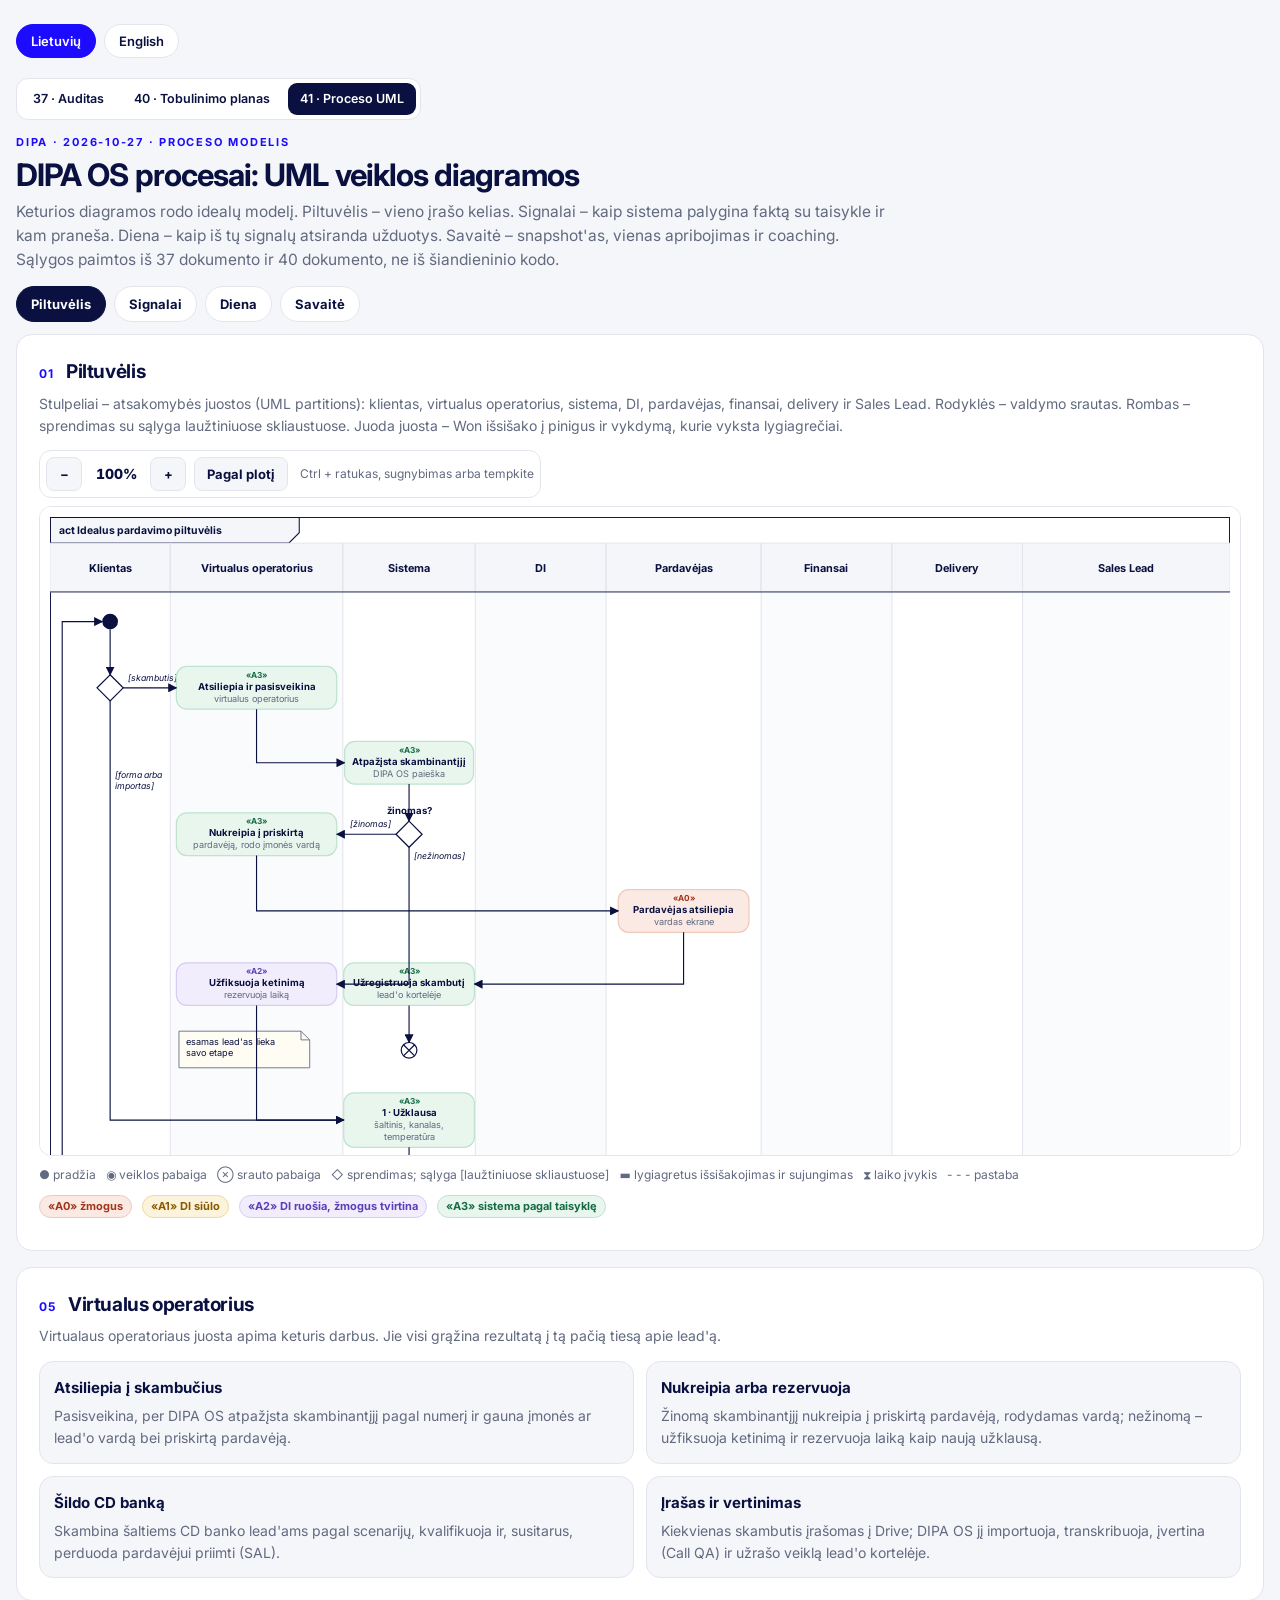
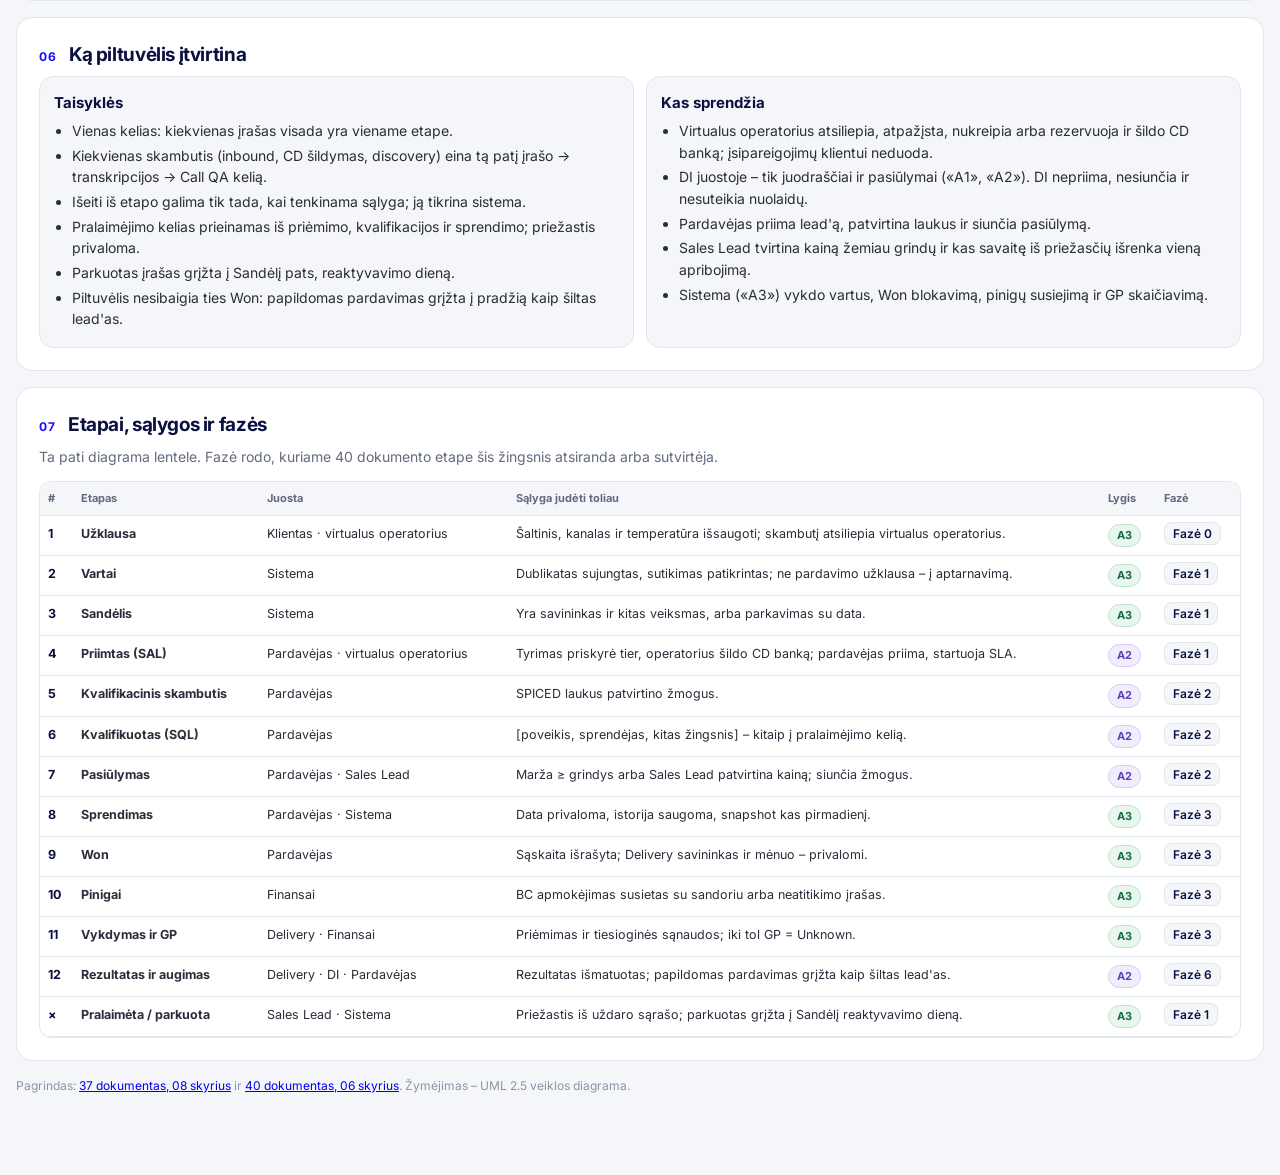
<file: process-uml/index.html>
<!DOCTYPE html>
<html lang="lt">
<head>
<meta charset="utf-8" />
<meta name="robots" content="noindex,nofollow" />
<meta name="viewport" content="width=device-width, initial-scale=1" />
<title>DIPA OS proceso UML</title>
<link href="https://fonts.googleapis.com/css2?family=Inter:wght@400;500;600;700;800&display=swap" rel="stylesheet">
<style>
:root{--ink:#0A1140;--text:#2A2D3A;--muted:#626A80;--faint:#8C93A8;--line:#E3E5EC;--wash:#F5F6F9;--card:#fff;
--brand:#1C0BFF;--brand-bg:#EEF0FF;--brand-line:#CDD2FF;--green:#146C43;--green-bg:#E8F6EE;--green-line:#BFE3CE;
--amber:#8A5A00;--amber-bg:#FBF3DC;--amber-line:#EBD9A6;--red:#A3341A;--red-bg:#FBEAE4;--red-line:#F0C9BC;
--violet:#5B3FB8;--violet-bg:#F1EDFC;--violet-line:#D6CCF4}
*{box-sizing:border-box}
body{margin:0;background:var(--wash);color:var(--text);font:14px/1.55 Inter,system-ui,sans-serif}
.langwrap{max-width:1180px;margin:0 auto;padding:24px 28px 0}
.langbar{display:flex;gap:8px}
.langbar button{font:inherit;font-size:13px;font-weight:600;border-radius:999px;border:1px solid var(--line);background:var(--card);color:var(--ink);padding:6px 14px;cursor:pointer}
.langbar button[aria-pressed="true"]{background:var(--brand);color:#fff;border-color:var(--brand)}
[hidden]{display:none!important}
.page{margin:0 auto;max-width:1180px;padding:20px 28px 80px}
.kicker{margin:0 0 6px;font-size:11px;font-weight:700;letter-spacing:.16em;text-transform:uppercase;color:var(--brand)}
h1{margin:0 0 8px;font-size:31px;letter-spacing:-.03em;color:var(--ink);line-height:1.15}
h2{margin:0;font-size:19px;letter-spacing:-.02em;color:var(--ink)}
h3{margin:0 0 6px;font-size:15px;color:var(--ink)}
.lede{margin:0 0 14px;max-width:880px;font-size:15.5px;color:var(--muted)}
.banner{background:var(--brand-bg);border:1px solid var(--brand-line);border-radius:12px;padding:11px 14px;margin:0 0 16px;color:var(--ink)}
nav.toc{display:flex;flex-wrap:wrap;gap:6px;margin:0 0 18px}
nav.toc a{border:1px solid var(--line);background:var(--card);border-radius:999px;padding:5px 10px;font-size:12px;font-weight:600;color:var(--ink);text-decoration:none}
.sec{background:var(--card);border:1px solid var(--line);border-radius:16px;padding:22px;margin:0 0 16px}
.sec-h{display:flex;align-items:baseline;gap:12px;margin:0 0 6px}
.sec-n{font-size:12px;font-weight:700;color:var(--brand);letter-spacing:.08em}
.sec-q{margin:0 0 14px;color:var(--muted)}
.cards{display:grid;grid-template-columns:repeat(4,1fr);gap:10px;margin:0 0 16px}
.vcard{border-radius:16px;padding:15px;border:1px solid var(--line)}
.vcard .tag{font-size:11px;font-weight:700;letter-spacing:.12em;text-transform:uppercase}
.vcard h2{margin:4px 0 6px;font-size:16px;line-height:1.3}
.vcard p{margin:0;font-size:13px}
.c-amber{background:var(--amber-bg);border-color:var(--amber-line)}.c-amber .tag{color:var(--amber)}
.c-violet{background:var(--violet-bg);border-color:var(--violet-line)}.c-violet .tag{color:var(--violet)}
.c-green{background:var(--green-bg);border-color:var(--green-line)}.c-green .tag{color:var(--green)}
.c-blue{background:var(--brand-bg);border-color:var(--brand-line)}.c-blue .tag{color:var(--brand)}
.bars{display:flex;flex-direction:column;gap:7px}
.bar{display:grid;grid-template-columns:260px 1fr 92px;gap:8px;align-items:center;font-size:12.5px}
.bar i{display:block;height:10px;border-radius:5px;background:var(--line);position:relative;overflow:hidden}
.bar i::after{content:"";position:absolute;inset:0 auto 0 0;width:var(--w);border-radius:5px;background:var(--c,var(--brand))}
.stack{display:flex;height:22px;border-radius:8px;overflow:hidden;border:1px solid var(--line);margin:6px 0 8px}
.stack span{display:flex;align-items:center;justify-content:center;color:#fff;font-size:11px;font-weight:700;white-space:nowrap}
.pill{display:inline-flex;border-radius:999px;padding:2px 8px;font-size:11px;font-weight:700;border:1px solid transparent;white-space:nowrap}
.p-ok{background:var(--green-bg);color:var(--green);border-color:var(--green-line)}
.p-sys{background:var(--brand-bg);color:var(--brand);border-color:var(--brand-line)}
.p-mute{background:var(--wash);color:var(--muted);border-color:var(--line)}
.p-part{background:var(--amber-bg);color:var(--amber);border-color:var(--amber-line)}
.p-vo{background:var(--violet-bg);color:var(--violet);border-color:var(--violet-line)}
.p-bad{background:var(--red-bg);color:var(--red);border-color:var(--red-line)}
.two{display:grid;grid-template-columns:1fr 1fr;gap:12px}
.three{display:grid;grid-template-columns:1fr 1fr 1fr;gap:12px}
.box{border:1px solid var(--line);border-radius:14px;padding:14px;background:var(--wash)}
.box.pick{border:2px solid var(--green-line);background:var(--green-bg)}
.box ul{margin:6px 0 0;padding-left:18px}.box li{margin:3px 0}
.score{font-size:22px;font-weight:700;color:var(--ink);margin:2px 0 6px}
.loop{display:grid;grid-template-columns:repeat(4,1fr);gap:8px;counter-reset:st}
.loop .st{position:relative;border:1px solid var(--line);border-radius:12px;padding:10px 10px 10px 40px;background:var(--wash);min-height:84px}
.loop .st::before{counter-increment:st;content:counter(st);position:absolute;left:10px;top:10px;width:22px;height:22px;border-radius:7px;background:var(--ink);color:#fff;font-size:12px;font-weight:700;display:flex;align-items:center;justify-content:center}
.loop .st b{display:block;color:var(--ink)}
.loop .gate{border-top:4px solid var(--red);background:var(--red-bg)}
.loop .rule{border-top:4px solid var(--brand);background:var(--brand-bg)}
.loop .ai{border-top:4px solid var(--violet);background:var(--violet-bg)}
.loop .human{border-top:4px solid var(--green);background:var(--green-bg)}
.find{display:grid;grid-template-columns:48px 1fr;gap:10px;border:1px solid var(--line);border-radius:12px;padding:12px;margin:0 0 8px}
.find i{font-style:normal;width:48px;height:30px;border-radius:9px;background:var(--red-bg);color:var(--red);font-weight:800;display:flex;align-items:center;justify-content:center;border:1px solid var(--red-line);font-size:12px}
.find.op i{background:var(--brand-bg);color:var(--brand);border-color:var(--brand-line)}
.find b{color:var(--ink)}
.find .ev{margin-top:4px;font-size:12px;color:var(--muted)}
.opinion{border-left:4px solid var(--brand);background:var(--brand-bg);border-radius:0 12px 12px 0;padding:12px 16px;margin:0 0 14px;color:var(--ink)}
table.bt{width:100%;border-collapse:collapse;font-size:12.5px}
table.bt th{text-align:left;font-size:11px;color:var(--muted);padding:8px;border-bottom:1px solid var(--line);background:var(--wash);position:sticky;top:0;z-index:1}
table.bt td{padding:8px;border-bottom:1px solid var(--line);vertical-align:top}
td.id{font-weight:700;color:var(--ink);white-space:nowrap}
.sub{color:var(--muted);font-size:11.5px;margin-top:2px}
.wrap{overflow:auto;max-height:820px;border:1px solid var(--line);border-radius:12px}
.legend{display:flex;flex-wrap:wrap;gap:10px;font-size:12px;color:var(--muted);margin:0 0 10px}
.road{display:grid;grid-template-columns:repeat(6,1fr);gap:8px}
.road .rs{border:1px solid var(--line);border-radius:12px;padding:10px;background:var(--wash);font-size:12.5px}
.road .rs .n{font-size:11px;font-weight:700;color:var(--brand)}
.road .rs b{display:block;color:var(--ink);margin:2px 0 4px}
.road .rs .gt{margin-top:6px;font-size:11.5px;color:var(--red)}
.road .now{border:2px solid var(--green-line);background:var(--green-bg)}
.chips{display:flex;flex-wrap:wrap;gap:6px}
.chip{border:1px solid var(--line);background:var(--wash);color:var(--ink);border-radius:8px;padding:3px 8px;font-size:12px;font-weight:600;text-decoration:none}
a.rq{position:relative;color:var(--brand);font-weight:600;text-decoration:none;border-bottom:1px dotted var(--brand-line)}
a.rq:hover::after{content:attr(data-tip);position:absolute;left:0;bottom:calc(100% + 6px);z-index:20;width:max-content;max-width:340px;white-space:normal;background:var(--ink);color:#fff;font-size:12px;font-weight:500;line-height:1.4;padding:6px 9px;border-radius:8px;box-shadow:0 6px 18px rgba(10,17,64,.25)}
table.rt tr:target td{background:#FFF7D6}
table.rt tr{scroll-margin-top:48px}
details.orig{margin-top:5px;font-size:11.5px}
details.orig summary{cursor:pointer;color:var(--brand);font-weight:600}
details.orig div{margin-top:4px;color:var(--text)}
.tools{display:flex;gap:12px;align-items:center;flex-wrap:wrap;margin:0 0 10px;font-size:13px}
.tools input[type=search]{font:inherit;border:1px solid var(--line);border-radius:8px;padding:6px 10px;min-width:240px}
.tools select{font:inherit;border:1px solid var(--line);border-radius:8px;padding:6px 10px}
.tools .cnt{color:var(--muted)}
footer{font-size:12px;color:var(--faint);margin-top:8px}
.docnav{display:flex;flex-wrap:wrap;gap:6px;margin:0 0 14px;padding:4px;border:1px solid var(--line);border-radius:12px;background:var(--card);width:max-content;max-width:100%}
.docnav a{font-size:12.5px;font-weight:600;color:var(--ink);text-decoration:none;padding:6px 12px;border-radius:9px}
.docnav a.on{background:var(--ink);color:#fff}
.docnav a:not(.on):hover{background:var(--wash)}
.fnhead,.fnrow{display:grid;grid-template-columns:1fr 104px 1fr;gap:10px}
.fnhead{margin:0 0 8px}
.fnhead div{border-radius:10px;padding:8px 12px;font-size:12px;font-weight:700;letter-spacing:.06em;text-transform:uppercase}
.fnhead .hc{background:var(--wash);color:var(--muted);border:1px solid var(--line)}
.fnhead .hi{background:var(--brand-bg);color:var(--brand);border:1px solid var(--brand-line)}
.fnrow{position:relative;margin:0 0 26px}
.fnrow:last-of-type{margin-bottom:12px}
.fnrow:not(:last-of-type) .fn::after{content:"";position:absolute;left:50%;bottom:-22px;width:2px;height:18px;background:var(--line);transform:translateX(-50%)}
.fnrow:not(:last-of-type) .fn::before{content:"";position:absolute;left:50%;bottom:-24px;transform:translateX(-50%);border:5px solid transparent;border-top-color:var(--faint)}
.fn{position:relative;border:1px solid var(--line);border-radius:12px;padding:10px 12px;font-size:12.5px;background:var(--card)}
.fn.cur{background:var(--wash)}
.fn.cur.ok{border-left:5px solid var(--green)}.fn.cur.part{border-left:5px solid #C9961F}.fn.cur.gap{border-left:5px solid var(--red);background:var(--red-bg)}
.fn.ideal{border-left:5px solid var(--brand)}
.fn .fh{display:flex;gap:8px;align-items:center;font-weight:700;color:var(--ink);font-size:13.5px;margin:0 0 4px}
.fn .n{width:22px;height:22px;border-radius:7px;background:var(--ink);color:#fff;font-size:11px;display:flex;align-items:center;justify-content:center;flex:none}
.fn.ideal .n{background:var(--brand)}
.fn .fh .lv{margin-left:auto}
.fn .ln{margin:3px 0 0}.fn .k{color:var(--muted);font-weight:600}
.fn .tg{display:flex;flex-wrap:wrap;gap:4px;margin:0 0 4px}
.fn .tg span{font-size:11px;border:1px solid var(--line);background:var(--card);border-radius:6px;padding:1px 6px;color:var(--text)}
.fn .std{margin-top:5px;font-size:11px;color:var(--violet);font-weight:600}
.fnmid{display:flex;align-items:center;justify-content:center;position:relative}
.fnmid::before{content:"";position:absolute;left:0;right:0;top:50%;border-top:2px dashed var(--line)}
.fnmid span{position:relative;z-index:1}
.lv0{background:var(--red-bg);color:var(--red);border-color:var(--red-line)}
.lv1{background:var(--amber-bg);color:var(--amber);border-color:var(--amber-line)}
.lv2{background:var(--violet-bg);color:var(--violet);border-color:var(--violet-line)}
.lv3{background:var(--green-bg);color:var(--green);border-color:var(--green-line)}
.fnlost{display:grid;grid-template-columns:1fr 104px 1fr;gap:10px;margin:4px 0 0}
.fnlost .fn{border-style:dashed}
.auto{display:grid;grid-template-columns:repeat(4,1fr);gap:8px;margin:8px 0 0}
.auto .box{font-size:12.5px}
@media(max-width:960px){.cards,.two,.three,.loop,.road,.auto{grid-template-columns:1fr}.bar{grid-template-columns:1fr}
.fnhead,.fnrow,.fnlost{grid-template-columns:1fr}.fnmid::before{display:none}.fnrow:not(:last-of-type) .fn.cur::after,.fnrow:not(:last-of-type) .fn.cur::before{display:none}}
@media print{body{background:#fff}.wrap{max-height:none}.langwrap{display:none}*{print-color-adjust:exact}}

.page{max-width:none;padding-left:16px;padding-right:16px}
.langwrap{max-width:none;padding-left:16px;padding-right:16px}
.umltool{position:sticky;top:8px;z-index:6;display:flex;flex-wrap:wrap;align-items:center;gap:8px;margin:0 0 8px;padding:6px;background:rgba(255,255,255,.94);border:1px solid var(--line);border-radius:12px;width:max-content;max-width:100%;backdrop-filter:blur(8px)}
.umltool button{font:inherit;font-weight:700;font-size:13px;border:1px solid var(--line);background:var(--wash);color:var(--ink);border-radius:8px;min-width:36px;height:34px;padding:0 12px;cursor:pointer}
.umltool button:hover{border-color:var(--brand);color:var(--brand)}
.umlpct{min-width:52px;text-align:center;font-weight:800;color:var(--ink);font-variant-numeric:tabular-nums}
.umlhint{color:var(--muted);font-size:12px;margin-left:4px}
.umlwrap{overflow:auto;border:1px solid var(--line);border-radius:12px;background:#fff;padding:10px;height:calc(100vh - 250px);min-height:480px;cursor:grab;touch-action:none}
.umlwrap.dragging{cursor:grabbing;user-select:none}
.umlwrap svg{display:block;width:100%;height:auto;max-width:none}
.diags{display:flex;flex-wrap:wrap;gap:8px;margin:0 0 12px}
.diags button{font:inherit;font-weight:700;font-size:13px;border:1px solid var(--line);background:var(--card);color:var(--ink);border-radius:999px;padding:7px 14px;cursor:pointer}
.diags button[aria-pressed="true"]{background:var(--ink);color:#fff;border-color:var(--ink)}
.bt td.id{white-space:nowrap}</style>
</head>
<body>
<div class="langwrap">
  <div class="langbar" role="group" aria-label="Language">
    <button type="button" id="show-lt" aria-pressed="true">Lietuvių</button>
    <button type="button" id="show-en" aria-pressed="false">English</button>
  </div>
</div>
<div id="view-lt"><div class="page">
<nav class="docnav"><a href="../v7-code-audit/">37 · Auditas</a><a href="../development-plan/">40 · Tobulinimo planas</a><a class="on" href="../process-uml/">41 · Proceso UML</a></nav>
<p class="kicker">DIPA · 2026-10-27 · Proceso modelis</p>
<h1>DIPA OS procesai: UML veiklos diagramos</h1>
<p class="lede">Keturios diagramos rodo idealų modelį. Piltuvėlis – vieno įrašo kelias. Signalai – kaip sistema palygina faktą su taisykle ir kam praneša. Diena – kaip iš tų signalų atsiranda užduotys. Savaitė – snapshot'as, vienas apribojimas ir coaching. Sąlygos paimtos iš 37 dokumento ir 40 dokumento, ne iš šiandieninio kodo.</p>
<div class="diags" role="tablist"><button type="button" data-diag="funnel" aria-pressed="true">Piltuvėlis</button><button type="button" data-diag="signals" aria-pressed="false">Signalai</button><button type="button" data-diag="day" aria-pressed="false">Diena</button><button type="button" data-diag="week" aria-pressed="false">Savaitė</button></div>
<section class="sec umlsec" data-diag="funnel" id="lt-uml"><div class="sec-h"><span class="sec-n">01</span><h2>Piltuvėlis</h2></div>
<p class="sec-q">Stulpeliai – atsakomybės juostos (UML partitions): klientas, virtualus operatorius, sistema, DI, pardavėjas, finansai, delivery ir Sales Lead. Rodyklės – valdymo srautas. Rombas – sprendimas su sąlyga laužtiniuose skliaustuose. Juoda juosta – Won išsišako į pinigus ir vykdymą, kurie vyksta lygiagrečiai.</p><div class="umltool"><button type="button" data-zoom="out" aria-label="Mažinti">−</button><span class="umlpct">100%</span><button type="button" data-zoom="in" aria-label="Didinti">+</button><button type="button" data-zoom="fit">Pagal plotį</button><span class="umlhint">Ctrl + ratukas, sugnybimas arba tempkite</span></div><div class="umlwrap"><svg class="uml" viewBox="0 0 1354 2760" xmlns="http://www.w3.org/2000/svg" role="img" aria-label="UML veiklos diagrama: idealus pardavimo piltuvėlis su virtualiu operatoriumi" font-family="Inter, -apple-system, Segoe UI, Roboto, sans-serif"><defs><marker id="uml-ar" viewBox="0 0 10 10" refX="9" refY="5" markerWidth="8" markerHeight="8" orient="auto-start-reverse"><path d="M0,0 L10,5 L0,10 z" fill="#0A1140"/></marker></defs><rect x="0.5" y="0.5" width="1353" height="2759" fill="#fff" stroke="#0A1140" stroke-width="1.2"/><path d="M0.5,0.5 H286 V18 L274,30 H0.5 Z" fill="#F5F6F9" stroke="#0A1140" stroke-width="1.2"/><text x="10.0" y="20.0" font-size="12" fill="#0A1140" font-weight="700" text-anchor="start">act Idealus pardavimo piltuvėlis</text><rect x="0" y="30" width="138" height="56" fill="#F5F6F9" stroke="#E3E5EC"/><text x="69.0" y="63.0" font-size="12.5" fill="#0A1140" font-weight="700" text-anchor="middle">Klientas</text><rect x="138" y="86" width="198" height="2673" fill="#FAFBFD"/><rect x="138" y="30" width="198" height="56" fill="#F5F6F9" stroke="#E3E5EC"/><text x="237.0" y="63.0" font-size="12.5" fill="#0A1140" font-weight="700" text-anchor="middle">Virtualus operatorius</text><line x1="138" y1="30" x2="138" y2="2760" stroke="#E3E5EC" stroke-width="1.2"/><rect x="336" y="30" width="152" height="56" fill="#F5F6F9" stroke="#E3E5EC"/><text x="412.0" y="63.0" font-size="12.5" fill="#0A1140" font-weight="700" text-anchor="middle">Sistema</text><line x1="336" y1="30" x2="336" y2="2760" stroke="#E3E5EC" stroke-width="1.2"/><rect x="488" y="86" width="150" height="2673" fill="#FAFBFD"/><rect x="488" y="30" width="150" height="56" fill="#F5F6F9" stroke="#E3E5EC"/><text x="563.0" y="63.0" font-size="12.5" fill="#0A1140" font-weight="700" text-anchor="middle">DI</text><line x1="488" y1="30" x2="488" y2="2760" stroke="#E3E5EC" stroke-width="1.2"/><rect x="638" y="30" width="178" height="56" fill="#F5F6F9" stroke="#E3E5EC"/><text x="727.0" y="63.0" font-size="12.5" fill="#0A1140" font-weight="700" text-anchor="middle">Pardavėjas</text><line x1="638" y1="30" x2="638" y2="2760" stroke="#E3E5EC" stroke-width="1.2"/><rect x="816" y="86" width="150" height="2673" fill="#FAFBFD"/><rect x="816" y="30" width="150" height="56" fill="#F5F6F9" stroke="#E3E5EC"/><text x="891.0" y="63.0" font-size="12.5" fill="#0A1140" font-weight="700" text-anchor="middle">Finansai</text><line x1="816" y1="30" x2="816" y2="2760" stroke="#E3E5EC" stroke-width="1.2"/><rect x="966" y="30" width="150" height="56" fill="#F5F6F9" stroke="#E3E5EC"/><text x="1041.0" y="63.0" font-size="12.5" fill="#0A1140" font-weight="700" text-anchor="middle">Delivery</text><line x1="966" y1="30" x2="966" y2="2760" stroke="#E3E5EC" stroke-width="1.2"/><rect x="1116" y="86" width="238" height="2673" fill="#FAFBFD"/><rect x="1116" y="30" width="238" height="56" fill="#F5F6F9" stroke="#E3E5EC"/><text x="1235.0" y="63.0" font-size="12.5" fill="#0A1140" font-weight="700" text-anchor="middle">Sales Lead</text><line x1="1116" y1="30" x2="1116" y2="2760" stroke="#E3E5EC" stroke-width="1.2"/><line x1="0" y1="86" x2="1354" y2="86" stroke="#0A1140" stroke-width="1"/><circle cx="69.0" cy="120" r="9" fill="#0A1140"/><path d="M69.0,181 L84.0,196 L69.0,211 L54.0,196 Z" fill="#fff" stroke="#0A1140" stroke-width="1.4"/><path d="M69.0,129.0 L69.0,181.0" fill="none" stroke="#0A1140" stroke-width="1.3" marker-end="url(#uml-ar)"/><text x="90.0" y="188.0" font-size="10" fill="#0A1140" font-weight="400" text-anchor="start" font-style="italic">[skambutis]</text><rect x="145.0" y="171.5" width="184" height="49.0" rx="12" fill="#E8F6EE" stroke="#BFE3CE" stroke-width="1.4"/><text x="237.0" y="184.5" font-size="9.5" fill="#146C43" font-weight="700" text-anchor="middle">«A3»</text><text x="237.0" y="198.5" font-size="11" fill="#0A1140" font-weight="700" text-anchor="middle">Atsiliepia ir pasisveikina</text><text x="237.0" y="212.0" font-size="10.5" fill="#626A80" font-weight="400" text-anchor="middle">virtualus operatorius</text><path d="M84.0,196.0 L145.0,196.0" fill="none" stroke="#0A1140" stroke-width="1.3" marker-end="url(#uml-ar)"/><rect x="338.0" y="257.5" width="148" height="49.0" rx="12" fill="#E8F6EE" stroke="#BFE3CE" stroke-width="1.4"/><text x="412.0" y="270.5" font-size="9.5" fill="#146C43" font-weight="700" text-anchor="middle">«A3»</text><text x="412.0" y="284.5" font-size="11" fill="#0A1140" font-weight="700" text-anchor="middle">Atpažįsta skambinantįjį</text><text x="412.0" y="298.0" font-size="10.5" fill="#626A80" font-weight="400" text-anchor="middle">DIPA OS paieška</text><path d="M237.0,220.5 L237.0,282.0 L338.0,282.0" fill="none" stroke="#0A1140" stroke-width="1.3" marker-end="url(#uml-ar)"/><path d="M412.0,349 L427.0,364 L412.0,379 L397.0,364 Z" fill="#fff" stroke="#0A1140" stroke-width="1.4"/><path d="M412.0,306.5 L412.0,349.0" fill="none" stroke="#0A1140" stroke-width="1.3" marker-end="url(#uml-ar)"/><text x="412.0" y="341.0" font-size="11" fill="#0A1140" font-weight="700" text-anchor="middle">žinomas?</text><rect x="145.0" y="339.5" width="184" height="49.0" rx="12" fill="#E8F6EE" stroke="#BFE3CE" stroke-width="1.4"/><text x="237.0" y="352.5" font-size="9.5" fill="#146C43" font-weight="700" text-anchor="middle">«A3»</text><text x="237.0" y="366.5" font-size="11" fill="#0A1140" font-weight="700" text-anchor="middle">Nukreipia į priskirtą</text><text x="237.0" y="380.0" font-size="10.5" fill="#626A80" font-weight="400" text-anchor="middle">pardavėją, rodo įmonės vardą</text><path d="M397.0,364.0 L329.0,364.0" fill="none" stroke="#0A1140" stroke-width="1.3" marker-end="url(#uml-ar)"/><text x="391.0" y="356.0" font-size="10" fill="#0A1140" font-weight="400" text-anchor="end" font-style="italic">[žinomas]</text><rect x="652.0" y="427.5" width="150" height="49.0" rx="12" fill="#FBEAE4" stroke="#F0C9BC" stroke-width="1.4"/><text x="727.0" y="440.5" font-size="9.5" fill="#A3341A" font-weight="700" text-anchor="middle">«A0»</text><text x="727.0" y="454.5" font-size="11" fill="#0A1140" font-weight="700" text-anchor="middle">Pardavėjas atsiliepia</text><text x="727.0" y="468.0" font-size="10.5" fill="#626A80" font-weight="400" text-anchor="middle">vardas ekrane</text><path d="M237.0,388.5 L237.0,452.0 L652.0,452.0" fill="none" stroke="#0A1140" stroke-width="1.3" marker-end="url(#uml-ar)"/><rect x="337.0" y="511.5" width="150" height="49.0" rx="12" fill="#E8F6EE" stroke="#BFE3CE" stroke-width="1.4"/><text x="412.0" y="524.5" font-size="9.5" fill="#146C43" font-weight="700" text-anchor="middle">«A3»</text><text x="412.0" y="538.5" font-size="11" fill="#0A1140" font-weight="700" text-anchor="middle">Užregistruoja skambutį</text><text x="412.0" y="552.0" font-size="10.5" fill="#626A80" font-weight="400" text-anchor="middle">lead&#x27;o kortelėje</text><path d="M727.0,476.5 L727.0,536.0 L487.0,536.0" fill="none" stroke="#0A1140" stroke-width="1.3" marker-end="url(#uml-ar)"/><circle cx="412.0" cy="612" r="9" fill="#fff" stroke="#0A1140" stroke-width="1.4"/><path d="M405.6,605.6 L418.4,618.4 M405.6,618.4 L418.4,605.6" stroke="#0A1140" stroke-width="1.4"/><path d="M412.0,560.5 L412.0,603.0" fill="none" stroke="#0A1140" stroke-width="1.3" marker-end="url(#uml-ar)"/><path d="M148,590 H288 L298,600 V632 H148 Z" fill="#FFFDF3" stroke="#626A80" stroke-width="1"/><path d="M288,590 V600 H298" fill="none" stroke="#626A80" stroke-width="1"/><text x="156.0" y="606.0" font-size="10.5" fill="#0A1140" font-weight="400" text-anchor="start">esamas lead&#x27;as lieka</text><text x="156.0" y="619.0" font-size="10.5" fill="#0A1140" font-weight="400" text-anchor="start">savo etape</text><rect x="145.0" y="511.5" width="184" height="49.0" rx="12" fill="#F1EDFC" stroke="#D6CCF4" stroke-width="1.4"/><text x="237.0" y="524.5" font-size="9.5" fill="#5B3FB8" font-weight="700" text-anchor="middle">«A2»</text><text x="237.0" y="538.5" font-size="11" fill="#0A1140" font-weight="700" text-anchor="middle">Užfiksuoja ketinimą</text><text x="237.0" y="552.0" font-size="10.5" fill="#626A80" font-weight="400" text-anchor="middle">rezervuoja laiką</text><path d="M412.0,379.0 L412.0,536.0 L329.0,536.0" fill="none" stroke="#0A1140" stroke-width="1.3" marker-end="url(#uml-ar)"/><text x="418.0" y="392.0" font-size="10" fill="#0A1140" font-weight="400" text-anchor="start" font-style="italic">[nežinomas]</text><rect x="337.0" y="660.8" width="150" height="62.5" rx="12" fill="#E8F6EE" stroke="#BFE3CE" stroke-width="1.4"/><text x="412.0" y="673.8" font-size="9.5" fill="#146C43" font-weight="700" text-anchor="middle">«A3»</text><text x="412.0" y="687.8" font-size="11" fill="#0A1140" font-weight="700" text-anchor="middle">1 · Užklausa</text><text x="412.0" y="701.2" font-size="10.5" fill="#626A80" font-weight="400" text-anchor="middle">šaltinis, kanalas,</text><text x="412.0" y="714.8" font-size="10.5" fill="#626A80" font-weight="400" text-anchor="middle">temperatūra</text><path d="M237.0,560.5 L237.0,692.0 L337.0,692.0" fill="none" stroke="#0A1140" stroke-width="1.3" marker-end="url(#uml-ar)"/><path d="M69.0,211.0 L69.0,692.0 L337.0,692.0" fill="none" stroke="#0A1140" stroke-width="1.3" marker-end="url(#uml-ar)"/><text x="75.0" y="300.0" font-size="10" fill="#0A1140" font-weight="400" text-anchor="start" font-style="italic">[forma arba</text><text x="75.0" y="312.0" font-size="10" fill="#0A1140" font-weight="400" text-anchor="start" font-style="italic"> importas]</text><rect x="337.0" y="742.8" width="150" height="62.5" rx="12" fill="#E8F6EE" stroke="#BFE3CE" stroke-width="1.4"/><text x="412.0" y="755.8" font-size="9.5" fill="#146C43" font-weight="700" text-anchor="middle">«A3»</text><text x="412.0" y="769.8" font-size="11" fill="#0A1140" font-weight="700" text-anchor="middle">2 · Vartai</text><text x="412.0" y="783.2" font-size="10.5" fill="#626A80" font-weight="400" text-anchor="middle">dedup, sutikimas,</text><text x="412.0" y="796.8" font-size="10.5" fill="#626A80" font-weight="400" text-anchor="middle">užklausos tipas</text><path d="M412.0,723.2 L412.0,742.8" fill="none" stroke="#0A1140" stroke-width="1.3" marker-end="url(#uml-ar)"/><path d="M412.0,835 L427.0,850 L412.0,865 L397.0,850 Z" fill="#fff" stroke="#0A1140" stroke-width="1.4"/><path d="M412.0,805.2 L412.0,835.0" fill="none" stroke="#0A1140" stroke-width="1.3" marker-end="url(#uml-ar)"/><circle cx="69.0" cy="850" r="9" fill="#fff" stroke="#0A1140" stroke-width="1.4"/><path d="M62.6,843.6 L75.4,856.4 M62.6,856.4 L75.4,843.6" stroke="#0A1140" stroke-width="1.4"/><path d="M397.0,850.0 L78.0,850.0" fill="none" stroke="#0A1140" stroke-width="1.3" marker-end="url(#uml-ar)"/><text x="391.0" y="842.0" font-size="10" fill="#0A1140" font-weight="400" text-anchor="end" font-style="italic">[ne pardavimo]</text><text x="69.0" y="874.0" font-size="10" fill="#626A80" font-weight="400" text-anchor="middle">į aptarnavimą</text><rect x="337.0" y="892.8" width="150" height="62.5" rx="12" fill="#E8F6EE" stroke="#BFE3CE" stroke-width="1.4"/><text x="412.0" y="905.8" font-size="9.5" fill="#146C43" font-weight="700" text-anchor="middle">«A3»</text><text x="412.0" y="919.8" font-size="11" fill="#0A1140" font-weight="700" text-anchor="middle">3 · Sandėlis</text><text x="412.0" y="933.2" font-size="10.5" fill="#626A80" font-weight="400" text-anchor="middle">savininkas ir</text><text x="412.0" y="946.8" font-size="10.5" fill="#626A80" font-weight="400" text-anchor="middle">kitas veiksmas</text><path d="M412.0,865.0 L412.0,892.8" fill="none" stroke="#0A1140" stroke-width="1.3" marker-end="url(#uml-ar)"/><text x="418.0" y="882.0" font-size="10" fill="#0A1140" font-weight="400" text-anchor="start" font-style="italic">[pardavimo]</text><rect x="488.0" y="974.8" width="150" height="62.5" rx="12" fill="#F1EDFC" stroke="#D6CCF4" stroke-width="1.4"/><text x="563.0" y="987.8" font-size="9.5" fill="#5B3FB8" font-weight="700" text-anchor="middle">«A2»</text><text x="563.0" y="1001.8" font-size="11" fill="#0A1140" font-weight="700" text-anchor="middle">Tyrimas</text><text x="563.0" y="1015.2" font-size="10.5" fill="#626A80" font-weight="400" text-anchor="middle">tier A–D; ICP:</text><text x="563.0" y="1028.8" font-size="10.5" fill="#626A80" font-weight="400" text-anchor="middle">faktas arba Unknown</text><path d="M412.0,955.2 L412.0,1006.0 L488.0,1006.0" fill="none" stroke="#0A1140" stroke-width="1.3" marker-end="url(#uml-ar)"/><rect x="145.0" y="974.8" width="184" height="62.5" rx="12" fill="#F1EDFC" stroke="#D6CCF4" stroke-width="1.4"/><text x="237.0" y="987.8" font-size="9.5" fill="#5B3FB8" font-weight="700" text-anchor="middle">«A2»</text><text x="237.0" y="1001.8" font-size="11" fill="#0A1140" font-weight="700" text-anchor="middle">Šildo CD banką</text><text x="237.0" y="1015.2" font-size="10.5" fill="#626A80" font-weight="400" text-anchor="middle">skambina ir kvalifikuoja</text><text x="237.0" y="1028.8" font-size="10.5" fill="#626A80" font-weight="400" text-anchor="middle">pagal scenarijų</text><path d="M337.0,948.0 L237.0,948.0 L237.0,974.8" fill="none" stroke="#0A1140" stroke-width="1.3" marker-end="url(#uml-ar)"/><path d="M237.0,1077 L252.0,1092 L237.0,1107 L222.0,1092 Z" fill="#fff" stroke="#0A1140" stroke-width="1.4"/><path d="M237.0,1037.2 L237.0,1077.0" fill="none" stroke="#0A1140" stroke-width="1.3" marker-end="url(#uml-ar)"/><text x="237.0" y="1069.0" font-size="11" fill="#0A1140" font-weight="700" text-anchor="middle">rezultatas?</text><rect x="652.0" y="1060.8" width="150" height="62.5" rx="12" fill="#F1EDFC" stroke="#D6CCF4" stroke-width="1.4"/><text x="727.0" y="1073.8" font-size="9.5" fill="#5B3FB8" font-weight="700" text-anchor="middle">«A2»</text><text x="727.0" y="1087.8" font-size="11" fill="#0A1140" font-weight="700" text-anchor="middle">4 · Priimti (SAL)</text><text x="727.0" y="1101.2" font-size="10.5" fill="#626A80" font-weight="400" text-anchor="middle">startuoja SLA</text><text x="727.0" y="1114.8" font-size="10.5" fill="#626A80" font-weight="400" text-anchor="middle">laikrodis</text><path d="M563.0,1037.2 L563.0,1092.0 L652.0,1092.0" fill="none" stroke="#0A1140" stroke-width="1.3" marker-end="url(#uml-ar)"/><path d="M252.0,1092.0 L652.0,1092.0" fill="none" stroke="#0A1140" stroke-width="1.3" marker-end="url(#uml-ar)"/><text x="258.0" y="1084.0" font-size="10" fill="#0A1140" font-weight="400" text-anchor="start" font-style="italic">[susitarta]</text><path d="M727.0,1153 L742.0,1168 L727.0,1183 L712.0,1168 Z" fill="#fff" stroke="#0A1140" stroke-width="1.4"/><path d="M727.0,1123.2 L727.0,1153.0" fill="none" stroke="#0A1140" stroke-width="1.3" marker-end="url(#uml-ar)"/><rect x="488.0" y="1237.5" width="150" height="49.0" rx="12" fill="#F1EDFC" stroke="#D6CCF4" stroke-width="1.4"/><text x="563.0" y="1250.5" font-size="9.5" fill="#5B3FB8" font-weight="700" text-anchor="middle">«A2»</text><text x="563.0" y="1264.5" font-size="11" fill="#0A1140" font-weight="700" text-anchor="middle">SPICED klausimai</text><text x="563.0" y="1278.0" font-size="10.5" fill="#626A80" font-weight="400" text-anchor="middle">ir laukų juodraštis</text><path d="M727.0,1183.0 L727.0,1262.0 L638.0,1262.0" fill="none" stroke="#0A1140" stroke-width="1.3" marker-end="url(#uml-ar)"/><text x="733.0" y="1206.0" font-size="10" fill="#0A1140" font-weight="400" text-anchor="start" font-style="italic">[priimta]</text><rect x="652.0" y="1312.8" width="150" height="62.5" rx="12" fill="#F1EDFC" stroke="#D6CCF4" stroke-width="1.4"/><text x="727.0" y="1325.8" font-size="9.5" fill="#5B3FB8" font-weight="700" text-anchor="middle">«A2»</text><text x="727.0" y="1339.8" font-size="11" fill="#0A1140" font-weight="700" text-anchor="middle">5 · Kvalifikacinis</text><text x="727.0" y="1353.2" font-size="10.5" fill="#626A80" font-weight="400" text-anchor="middle">skambutis; laukus</text><text x="727.0" y="1366.8" font-size="10.5" fill="#626A80" font-weight="400" text-anchor="middle">patvirtina žmogus</text><path d="M563.0,1286.5 L563.0,1344.0 L652.0,1344.0" fill="none" stroke="#0A1140" stroke-width="1.3" marker-end="url(#uml-ar)"/><rect x="337.0" y="1326.2" width="150" height="35.5" rx="12" fill="#E8F6EE" stroke="#BFE3CE" stroke-width="1.4"/><text x="412.0" y="1339.2" font-size="9.5" fill="#146C43" font-weight="700" text-anchor="middle">«A3»</text><text x="412.0" y="1353.2" font-size="11" fill="#0A1140" font-weight="700" text-anchor="middle">Įrašas į Drive</text><path d="M652.0,1344.0 L487.0,1344.0" fill="none" stroke="#0A1140" stroke-width="1.3" marker-end="url(#uml-ar)"/><rect x="337.0" y="1401.5" width="150" height="49.0" rx="12" fill="#E8F6EE" stroke="#BFE3CE" stroke-width="1.4"/><text x="412.0" y="1414.5" font-size="9.5" fill="#146C43" font-weight="700" text-anchor="middle">«A3»</text><text x="412.0" y="1428.5" font-size="11" fill="#0A1140" font-weight="700" text-anchor="middle">Importas</text><text x="412.0" y="1442.0" font-size="10.5" fill="#626A80" font-weight="400" text-anchor="middle">sukuria CallLog</text><path d="M412.0,1361.8 L412.0,1401.5" fill="none" stroke="#0A1140" stroke-width="1.3" marker-end="url(#uml-ar)"/><rect x="488.0" y="1408.2" width="150" height="35.5" rx="12" fill="#E8F6EE" stroke="#BFE3CE" stroke-width="1.4"/><text x="563.0" y="1421.2" font-size="9.5" fill="#146C43" font-weight="700" text-anchor="middle">«A3»</text><text x="563.0" y="1435.2" font-size="11" fill="#0A1140" font-weight="700" text-anchor="middle">Transkripcija</text><path d="M487.0,1426.0 L488.0,1426.0" fill="none" stroke="#0A1140" stroke-width="1.3" marker-end="url(#uml-ar)"/><rect x="488.0" y="1483.5" width="150" height="49.0" rx="12" fill="#F1EDFC" stroke="#D6CCF4" stroke-width="1.4"/><text x="563.0" y="1496.5" font-size="9.5" fill="#5B3FB8" font-weight="700" text-anchor="middle">«A2»</text><text x="563.0" y="1510.5" font-size="11" fill="#0A1140" font-weight="700" text-anchor="middle">Skambučio vertinimas</text><text x="563.0" y="1524.0" font-size="10.5" fill="#626A80" font-weight="400" text-anchor="middle">Call QA, coaching</text><path d="M563.0,1443.8 L563.0,1483.5" fill="none" stroke="#0A1140" stroke-width="1.3" marker-end="url(#uml-ar)"/><rect x="337.0" y="1483.5" width="150" height="49.0" rx="12" fill="#E8F6EE" stroke="#BFE3CE" stroke-width="1.4"/><text x="412.0" y="1496.5" font-size="9.5" fill="#146C43" font-weight="700" text-anchor="middle">«A3»</text><text x="412.0" y="1510.5" font-size="11" fill="#0A1140" font-weight="700" text-anchor="middle">Įrašo veiklą</text><text x="412.0" y="1524.0" font-size="10.5" fill="#626A80" font-weight="400" text-anchor="middle">lead&#x27;o kortelėje</text><path d="M488.0,1508.0 L487.0,1508.0" fill="none" stroke="#0A1140" stroke-width="1.3" marker-end="url(#uml-ar)"/><path d="M148,1448 H310 L320,1458 V1490 H148 Z" fill="#FFFDF3" stroke="#626A80" stroke-width="1"/><path d="M310,1448 V1458 H320" fill="none" stroke="#626A80" stroke-width="1"/><text x="156.0" y="1464.0" font-size="10.5" fill="#0A1140" font-weight="400" text-anchor="start">Tą patį kelią eina</text><text x="156.0" y="1477.0" font-size="10.5" fill="#0A1140" font-weight="400" text-anchor="start">inbound ir CD skambučiai</text><path d="M727.0,1575 L742.0,1590 L727.0,1605 L712.0,1590 Z" fill="#fff" stroke="#0A1140" stroke-width="1.4"/><path d="M412.0,1532.5 L412.0,1590.0 L712.0,1590.0" fill="none" stroke="#0A1140" stroke-width="1.3" marker-end="url(#uml-ar)"/><text x="727.0" y="1567.0" font-size="11" fill="#0A1140" font-weight="700" text-anchor="middle">6 · SQL?</text><rect x="488.0" y="1647.5" width="150" height="49.0" rx="12" fill="#F1EDFC" stroke="#D6CCF4" stroke-width="1.4"/><text x="563.0" y="1660.5" font-size="9.5" fill="#5B3FB8" font-weight="700" text-anchor="middle">«A2»</text><text x="563.0" y="1674.5" font-size="11" fill="#0A1140" font-weight="700" text-anchor="middle">Pasiūlymo juodraštis</text><text x="563.0" y="1688.0" font-size="10.5" fill="#626A80" font-weight="400" text-anchor="middle">tik iš saugomų laukų</text><path d="M712.0,1590.0 L563.0,1590.0 L563.0,1647.5" fill="none" stroke="#0A1140" stroke-width="1.3" marker-end="url(#uml-ar)"/><text x="733.0" y="1620.0" font-size="10" fill="#0A1140" font-weight="400" text-anchor="start" font-style="italic">[kvalifikuotas]</text><path d="M727.0,1739 L742.0,1754 L727.0,1769 L712.0,1754 Z" fill="#fff" stroke="#0A1140" stroke-width="1.4"/><path d="M563.0,1696.5 L563.0,1754.0 L712.0,1754.0" fill="none" stroke="#0A1140" stroke-width="1.3" marker-end="url(#uml-ar)"/><text x="727.0" y="1731.0" font-size="11" fill="#0A1140" font-weight="700" text-anchor="middle">marža?</text><rect x="1143.0" y="1736.2" width="138" height="35.5" rx="12" fill="#FBEAE4" stroke="#F0C9BC" stroke-width="1.4"/><text x="1212.0" y="1749.2" font-size="9.5" fill="#A3341A" font-weight="700" text-anchor="middle">«A0»</text><text x="1212.0" y="1763.2" font-size="11" fill="#0A1140" font-weight="700" text-anchor="middle">Patvirtina kainą</text><path d="M742.0,1754.0 L1143.0,1754.0" fill="none" stroke="#0A1140" stroke-width="1.3" marker-end="url(#uml-ar)"/><text x="748.0" y="1746.0" font-size="10" fill="#0A1140" font-weight="400" text-anchor="start" font-style="italic">[&lt; grindų]</text><rect x="652.0" y="1804.8" width="150" height="62.5" rx="12" fill="#F1EDFC" stroke="#D6CCF4" stroke-width="1.4"/><text x="727.0" y="1817.8" font-size="9.5" fill="#5B3FB8" font-weight="700" text-anchor="middle">«A2»</text><text x="727.0" y="1831.8" font-size="11" fill="#0A1140" font-weight="700" text-anchor="middle">7 · Pasiūlymas</text><text x="727.0" y="1845.2" font-size="10.5" fill="#626A80" font-weight="400" text-anchor="middle">sandoris gimsta čia;</text><text x="727.0" y="1858.8" font-size="10.5" fill="#626A80" font-weight="400" text-anchor="middle">siunčia žmogus</text><path d="M727.0,1769.0 L727.0,1804.8" fill="none" stroke="#0A1140" stroke-width="1.3" marker-end="url(#uml-ar)"/><text x="733.0" y="1792.0" font-size="10" fill="#0A1140" font-weight="400" text-anchor="start" font-style="italic">[≥ grindų]</text><path d="M1212.0,1771.8 L1212.0,1836.0 L802.0,1836.0" fill="none" stroke="#0A1140" stroke-width="1.3" marker-end="url(#uml-ar)"/><rect x="652.0" y="1888.8" width="150" height="62.5" rx="12" fill="#E8F6EE" stroke="#BFE3CE" stroke-width="1.4"/><text x="727.0" y="1901.8" font-size="9.5" fill="#146C43" font-weight="700" text-anchor="middle">«A3»</text><text x="727.0" y="1915.8" font-size="11" fill="#0A1140" font-weight="700" text-anchor="middle">8 · Sprendimas</text><text x="727.0" y="1929.2" font-size="10.5" fill="#626A80" font-weight="400" text-anchor="middle">data privaloma,</text><text x="727.0" y="1942.8" font-size="10.5" fill="#626A80" font-weight="400" text-anchor="middle">istorija saugoma</text><path d="M727.0,1867.2 L727.0,1888.8" fill="none" stroke="#0A1140" stroke-width="1.3" marker-end="url(#uml-ar)"/><path d="M342,1892 H482 L492,1902 V1934 H342 Z" fill="#FFFDF3" stroke="#626A80" stroke-width="1"/><path d="M482,1892 V1902 H492" fill="none" stroke="#626A80" stroke-width="1"/><text x="350.0" y="1908.0" font-size="10.5" fill="#0A1140" font-weight="400" text-anchor="start">Pirmadienį snapshot;</text><text x="350.0" y="1921.0" font-size="10.5" fill="#0A1140" font-weight="400" text-anchor="start">14 d. etape → raudona</text><path d="M492.0,1920.0 L652.0,1920.0" fill="none" stroke="#0A1140" stroke-width="1.3" stroke-dasharray="4 3"/><path d="M727.0,1987 L742.0,2002 L727.0,2017 L712.0,2002 Z" fill="#fff" stroke="#0A1140" stroke-width="1.4"/><path d="M727.0,1951.2 L727.0,1987.0" fill="none" stroke="#0A1140" stroke-width="1.3" marker-end="url(#uml-ar)"/><rect x="652.0" y="2052.8" width="150" height="62.5" rx="12" fill="#E8F6EE" stroke="#BFE3CE" stroke-width="1.4"/><text x="727.0" y="2065.8" font-size="9.5" fill="#146C43" font-weight="700" text-anchor="middle">«A3»</text><text x="727.0" y="2079.8" font-size="11" fill="#0A1140" font-weight="700" text-anchor="middle">9 · Won</text><text x="727.0" y="2093.2" font-size="10.5" fill="#626A80" font-weight="400" text-anchor="middle">sąskaita + Delivery</text><text x="727.0" y="2106.8" font-size="10.5" fill="#626A80" font-weight="400" text-anchor="middle">savininkas, mėnuo</text><path d="M727.0,2017.0 L727.0,2052.8" fill="none" stroke="#0A1140" stroke-width="1.3" marker-end="url(#uml-ar)"/><text x="733.0" y="2040.0" font-size="10" fill="#0A1140" font-weight="400" text-anchor="start" font-style="italic">[laimėta]</text><rect x="831.0" y="2151" width="270.0" height="6" rx="2" fill="#0A1140"/><path d="M802.0,2084.0 L966.0,2084.0 L966.0,2150.0" fill="none" stroke="#0A1140" stroke-width="1.3" marker-end="url(#uml-ar)"/><rect x="818.0" y="2196.8" width="146" height="62.5" rx="12" fill="#E8F6EE" stroke="#BFE3CE" stroke-width="1.4"/><text x="891.0" y="2209.8" font-size="9.5" fill="#146C43" font-weight="700" text-anchor="middle">«A3»</text><text x="891.0" y="2223.8" font-size="11" fill="#0A1140" font-weight="700" text-anchor="middle">10 · Pinigai</text><text x="891.0" y="2237.2" font-size="10.5" fill="#626A80" font-weight="400" text-anchor="middle">BC apmokėjimas,</text><text x="891.0" y="2250.8" font-size="10.5" fill="#626A80" font-weight="400" text-anchor="middle">susieta su sandoriu</text><rect x="968.0" y="2196.8" width="146" height="62.5" rx="12" fill="#E8F6EE" stroke="#BFE3CE" stroke-width="1.4"/><text x="1041.0" y="2209.8" font-size="9.5" fill="#146C43" font-weight="700" text-anchor="middle">«A3»</text><text x="1041.0" y="2223.8" font-size="11" fill="#0A1140" font-weight="700" text-anchor="middle">11 · Vykdymas</text><text x="1041.0" y="2237.2" font-size="10.5" fill="#626A80" font-weight="400" text-anchor="middle">priėmimas,</text><text x="1041.0" y="2250.8" font-size="10.5" fill="#626A80" font-weight="400" text-anchor="middle">tiesioginės sąnaudos</text><path d="M891.0,2157.0 L891.0,2196.8" fill="none" stroke="#0A1140" stroke-width="1.3" marker-end="url(#uml-ar)"/><path d="M1041.0,2157.0 L1041.0,2196.8" fill="none" stroke="#0A1140" stroke-width="1.3" marker-end="url(#uml-ar)"/><rect x="831.0" y="2303" width="270.0" height="6" rx="2" fill="#0A1140"/><path d="M891.0,2259.2 L891.0,2303.0" fill="none" stroke="#0A1140" stroke-width="1.3" marker-end="url(#uml-ar)"/><path d="M1041.0,2259.2 L1041.0,2303.0" fill="none" stroke="#0A1140" stroke-width="1.3" marker-end="url(#uml-ar)"/><rect x="818.0" y="2348.8" width="146" height="62.5" rx="12" fill="#E8F6EE" stroke="#BFE3CE" stroke-width="1.4"/><text x="891.0" y="2361.8" font-size="9.5" fill="#146C43" font-weight="700" text-anchor="middle">«A3»</text><text x="891.0" y="2375.8" font-size="11" fill="#0A1140" font-weight="700" text-anchor="middle">Realizuotas GP</text><text x="891.0" y="2389.2" font-size="10.5" fill="#626A80" font-weight="400" text-anchor="middle">be sąnaudų –</text><text x="891.0" y="2402.8" font-size="10.5" fill="#626A80" font-weight="400" text-anchor="middle">Unknown</text><path d="M891.0,2309.0 L891.0,2348.8" fill="none" stroke="#0A1140" stroke-width="1.3" marker-end="url(#uml-ar)"/><rect x="968.0" y="2426.8" width="146" height="62.5" rx="12" fill="#F1EDFC" stroke="#D6CCF4" stroke-width="1.4"/><text x="1041.0" y="2439.8" font-size="9.5" fill="#5B3FB8" font-weight="700" text-anchor="middle">«A2»</text><text x="1041.0" y="2453.8" font-size="11" fill="#0A1140" font-weight="700" text-anchor="middle">12 · Rezultatas</text><text x="1041.0" y="2467.2" font-size="10.5" fill="#626A80" font-weight="400" text-anchor="middle">kliento rezultatas,</text><text x="1041.0" y="2480.8" font-size="10.5" fill="#626A80" font-weight="400" text-anchor="middle">pasitenkinimas</text><path d="M891.0,2411.2 L891.0,2458.0 L968.0,2458.0" fill="none" stroke="#0A1140" stroke-width="1.3" marker-end="url(#uml-ar)"/><rect x="488.0" y="2515.5" width="150" height="49.0" rx="12" fill="#F1EDFC" stroke="#D6CCF4" stroke-width="1.4"/><text x="563.0" y="2528.5" font-size="9.5" fill="#5B3FB8" font-weight="700" text-anchor="middle">«A2»</text><text x="563.0" y="2542.5" font-size="11" fill="#0A1140" font-weight="700" text-anchor="middle">Upsell pasiūlymas</text><text x="563.0" y="2556.0" font-size="10.5" fill="#626A80" font-weight="400" text-anchor="middle">ir laikas</text><path d="M1041.0,2489.2 L1041.0,2540.0 L638.0,2540.0" fill="none" stroke="#0A1140" stroke-width="1.3" marker-end="url(#uml-ar)"/><path d="M727.0,2607 L742.0,2622 L727.0,2637 L712.0,2622 Z" fill="#fff" stroke="#0A1140" stroke-width="1.4"/><path d="M563.0,2564.5 L563.0,2622.0 L712.0,2622.0" fill="none" stroke="#0A1140" stroke-width="1.3" marker-end="url(#uml-ar)"/><path d="M708.0,2622.0 L14.0,2622.0 L14.0,120.0 L60.0,120.0" fill="none" stroke="#0A1140" stroke-width="1.3" marker-end="url(#uml-ar)"/><text x="22.0" y="2614.0" font-size="10" fill="#0A1140" font-weight="400" text-anchor="start" font-style="italic">[papildomas pardavimas arba rekomendacija] → šiltas lead&#x27;as</text><circle cx="727.0" cy="2694" r="11" fill="#fff" stroke="#0A1140" stroke-width="1.4"/><circle cx="727.0" cy="2694" r="6.5" fill="#0A1140"/><path d="M727.0,2637.0 L727.0,2683.0" fill="none" stroke="#0A1140" stroke-width="1.3" marker-end="url(#uml-ar)"/><text x="733.0" y="2668.0" font-size="10" fill="#0A1140" font-weight="400" text-anchor="start" font-style="italic">[ne]</text><path d="M742.0,1168.0 L1324.0,1168.0" fill="none" stroke="#0A1140" stroke-width="1.3"/><path d="M742.0,1590.0 L1324.0,1590.0" fill="none" stroke="#0A1140" stroke-width="1.3"/><path d="M742.0,2002.0 L1324.0,2002.0" fill="none" stroke="#0A1140" stroke-width="1.3"/><path d="M237.0,1107.0 L237.0,1232.0 L1324.0,1232.0" fill="none" stroke="#0A1140" stroke-width="1.3"/><text x="748.0" y="1160.0" font-size="10" fill="#0A1140" font-weight="400" text-anchor="start" font-style="italic">[nepriimta]</text><text x="243.0" y="1226.0" font-size="10" fill="#0A1140" font-weight="400" text-anchor="start" font-style="italic">[nedomina]</text><text x="748.0" y="1582.0" font-size="10" fill="#0A1140" font-weight="400" text-anchor="start" font-style="italic">[ne]</text><text x="748.0" y="1994.0" font-size="10" fill="#0A1140" font-weight="400" text-anchor="start" font-style="italic">[pralaimėta / atidėta]</text><line x1="1324" y1="1168" x2="1324" y2="2068" stroke="#0A1140" stroke-width="1.3" marker-end="url(#uml-ar)"/><path d="M1324,2071 L1337,2084 L1324,2097 L1311,2084 Z" fill="#fff" stroke="#0A1140" stroke-width="1.4"/><rect x="1133.0" y="2128.8" width="158" height="62.5" rx="12" fill="#E8F6EE" stroke="#BFE3CE" stroke-width="1.4"/><text x="1212.0" y="2141.8" font-size="9.5" fill="#146C43" font-weight="700" text-anchor="middle">«A3»</text><text x="1212.0" y="2155.8" font-size="11" fill="#0A1140" font-weight="700" text-anchor="middle">× Pralaimėta / parkuota</text><text x="1212.0" y="2169.2" font-size="10.5" fill="#626A80" font-weight="400" text-anchor="middle">priežastis iš</text><text x="1212.0" y="2182.8" font-size="10.5" fill="#626A80" font-weight="400" text-anchor="middle">uždaro sąrašo</text><path d="M1324.0,2097.0 L1324.0,2160.0 L1291.0,2160.0" fill="none" stroke="#0A1140" stroke-width="1.3" marker-end="url(#uml-ar)"/><path d="M1212,2227 L1227,2242 L1212,2257 L1197,2242 Z" fill="#fff" stroke="#0A1140" stroke-width="1.4"/><path d="M1212.0,2191.2 L1212.0,2227.0" fill="none" stroke="#0A1140" stroke-width="1.3" marker-end="url(#uml-ar)"/><path d="M1316,2232 H1332 L1316,2252 H1332 Z" fill="#fff" stroke="#0A1140" stroke-width="1.4"/><path d="M1227.0,2242.0 L1316.0,2242.0" fill="none" stroke="#0A1140" stroke-width="1.3" marker-end="url(#uml-ar)"/><text x="1231.0" y="2234.0" font-size="10" fill="#0A1140" font-weight="400" text-anchor="start" font-style="italic">[parkuota]</text><text x="1324.0" y="2270.0" font-size="10" fill="#626A80" font-weight="400" text-anchor="middle">reaktyvavimo data</text><path d="M1332.0,2242.0 L1340.0,2242.0 L1340.0,924.0 L487.0,924.0" fill="none" stroke="#0A1140" stroke-width="1.3" marker-end="url(#uml-ar)"/><text x="1334.0" y="916.0" font-size="10" fill="#0A1140" font-weight="400" text-anchor="end" font-style="italic">grįžta į Sandėlį</text><rect x="1137.0" y="2299.5" width="150" height="49.0" rx="12" fill="#FBEAE4" stroke="#F0C9BC" stroke-width="1.4"/><text x="1212.0" y="2312.5" font-size="9.5" fill="#A3341A" font-weight="700" text-anchor="middle">«A0»</text><text x="1212.0" y="2326.5" font-size="11" fill="#0A1140" font-weight="700" text-anchor="middle">Savaitės apribojimas</text><text x="1212.0" y="2340.0" font-size="10.5" fill="#626A80" font-weight="400" text-anchor="middle">iš priežasčių</text><path d="M1212.0,2257.0 L1212.0,2299.5" fill="none" stroke="#0A1140" stroke-width="1.3" marker-end="url(#uml-ar)"/><text x="1218.0" y="2272.0" font-size="10" fill="#0A1140" font-weight="400" text-anchor="start" font-style="italic">[pralaimėta]</text><circle cx="1212" cy="2400" r="11" fill="#fff" stroke="#0A1140" stroke-width="1.4"/><circle cx="1212" cy="2400" r="6.5" fill="#0A1140"/><path d="M1212.0,2348.5 L1212.0,2389.0" fill="none" stroke="#0A1140" stroke-width="1.3" marker-end="url(#uml-ar)"/></svg></div><div class="legend" style="margin-top:10px"><span>● pradžia</span><span>◉ veiklos pabaiga</span><span>⊗ srauto pabaiga</span><span>◇ sprendimas; sąlyga [laužtiniuose skliaustuose]</span><span>▬ lygiagretus išsišakojimas ir sujungimas</span><span>⧗ laiko įvykis</span><span>- - - pastaba</span></div><div class="legend"><span class="pill lv0">«A0» žmogus</span><span class="pill lv1">«A1» DI siūlo</span><span class="pill lv2">«A2» DI ruošia, žmogus tvirtina</span><span class="pill lv3">«A3» sistema pagal taisyklę</span></div>
</section>
<section class="sec umlsec" data-diag="signals" id="lt-signals" hidden><div class="sec-h"><span class="sec-n">02</span><h2>Vertinimas ir signalai</h2></div>
<p class="sec-q">Sistema skaito piltuvėlio faktus nuolat. Signalas kyla tik virš ribos. Pirma bandoma saugiai atkurti. Kas lieka, tampa išimtimi su savininku, veiksmu ir terminu. Pardavėjas gauna savo pažeidimą, pasikartojimas keliauja į pirmadienį, o savininkas mato tik penkis signalus virš deleguotos ribos.</p><div class="umltool"><button type="button" data-zoom="out" aria-label="Mažinti">−</button><span class="umlpct">100%</span><button type="button" data-zoom="in" aria-label="Didinti">+</button><button type="button" data-zoom="fit">Pagal plotį</button><span class="umlhint">Ctrl + ratukas, sugnybimas arba tempkite</span></div><div class="umlwrap"><svg class="uml" viewBox="0 0 1200 1680" xmlns="http://www.w3.org/2000/svg" role="img" aria-label="UML: kaip sistema vertina procesą ir kelia signalą" font-family="Inter, -apple-system, Segoe UI, Roboto, sans-serif"><defs><marker id="uml-ar-sig" viewBox="0 0 10 10" refX="9" refY="5" markerWidth="8" markerHeight="8" orient="auto-start-reverse"><path d="M0,0 L10,5 L0,10 z" fill="#0A1140"/></marker></defs><rect x="0.5" y="0.5" width="1199" height="1679" fill="#fff" stroke="#0A1140" stroke-width="1.2"/><path d="M0.5,0.5 H220 V18 L208,30 H0.5 Z" fill="#F5F6F9" stroke="#0A1140" stroke-width="1.2"/><text x="10.0" y="20.0" font-size="12" fill="#0A1140" font-weight="700" text-anchor="start">act Vertinimas ir signalai</text><rect x="0" y="30" width="250" height="56" fill="#F5F6F9" stroke="#E3E5EC"/><text x="125.0" y="63.0" font-size="12.5" fill="#0A1140" font-weight="700" text-anchor="middle">Sistema</text><rect x="250" y="86" width="200" height="1593" fill="#FAFBFD"/><rect x="250" y="30" width="200" height="56" fill="#F5F6F9" stroke="#E3E5EC"/><text x="350.0" y="63.0" font-size="12.5" fill="#0A1140" font-weight="700" text-anchor="middle">DI</text><line x1="250" y1="30" x2="250" y2="1680" stroke="#E3E5EC" stroke-width="1.2"/><rect x="450" y="30" width="230" height="56" fill="#F5F6F9" stroke="#E3E5EC"/><text x="565.0" y="63.0" font-size="12.5" fill="#0A1140" font-weight="700" text-anchor="middle">Pardavėjas</text><line x1="450" y1="30" x2="450" y2="1680" stroke="#E3E5EC" stroke-width="1.2"/><rect x="680" y="86" width="250" height="1593" fill="#FAFBFD"/><rect x="680" y="30" width="250" height="56" fill="#F5F6F9" stroke="#E3E5EC"/><text x="805.0" y="63.0" font-size="12.5" fill="#0A1140" font-weight="700" text-anchor="middle">Sales Lead</text><line x1="680" y1="30" x2="680" y2="1680" stroke="#E3E5EC" stroke-width="1.2"/><rect x="930" y="30" width="270" height="56" fill="#F5F6F9" stroke="#E3E5EC"/><text x="1065.0" y="63.0" font-size="12.5" fill="#0A1140" font-weight="700" text-anchor="middle">Savininkas</text><line x1="930" y1="30" x2="930" y2="1680" stroke="#E3E5EC" stroke-width="1.2"/><line x1="0" y1="86" x2="1200" y2="86" stroke="#0A1140" stroke-width="1"/><circle cx="125.0" cy="118" r="9" fill="#0A1140"/><rect x="20.0" y="178.8" width="210" height="62.5" rx="12" fill="#E8F6EE" stroke="#BFE3CE" stroke-width="1.4"/><text x="125.0" y="191.8" font-size="9.5" fill="#146C43" font-weight="700" text-anchor="middle">«A3»</text><text x="125.0" y="205.8" font-size="11" fill="#0A1140" font-weight="700" text-anchor="middle">Skaito piltuvėlio faktus</text><text x="125.0" y="219.2" font-size="10.5" fill="#626A80" font-weight="400" text-anchor="middle">savininkas, SLA, amžius,</text><text x="125.0" y="232.8" font-size="10.5" fill="#626A80" font-weight="400" text-anchor="middle">įvertis, marža, pajėgumas</text><path d="M125.0,127.0 L125.0,178.8" fill="none" stroke="#0A1140" stroke-width="1.3" marker-end="url(#uml-ar-sig)"/><path d="M125.0,315 L140.0,330 L125.0,345 L110.0,330 Z" fill="#fff" stroke="#0A1140" stroke-width="1.4"/><path d="M125.0,241.2 L125.0,315.0" fill="none" stroke="#0A1140" stroke-width="1.3" marker-end="url(#uml-ar-sig)"/><circle cx="565.0" cy="330" r="9" fill="#fff" stroke="#0A1140" stroke-width="1.4"/><path d="M558.6,323.6 L571.4,336.4 M558.6,336.4 L571.4,323.6" stroke="#0A1140" stroke-width="1.4"/><path d="M140.0,330.0 L555.0,330.0" fill="none" stroke="#0A1140" stroke-width="1.3" marker-end="url(#uml-ar-sig)"/><text x="146.0" y="318.0" font-size="10" fill="#0A1140" font-weight="400" text-anchor="start" font-style="italic">[žemiau ribos]</text><text x="565.0" y="356.0" font-size="10" fill="#626A80" font-weight="400" text-anchor="middle">signalo nėra</text><rect x="265.0" y="425.5" width="170" height="49.0" rx="12" fill="#FBF3DC" stroke="#EBD9A6" stroke-width="1.4"/><text x="350.0" y="438.5" font-size="9.5" fill="#8A5A00" font-weight="700" text-anchor="middle">«A1»</text><text x="350.0" y="452.5" font-size="11" fill="#0A1140" font-weight="700" text-anchor="middle">Pasiūlo poveikį</text><text x="350.0" y="466.0" font-size="10.5" fill="#626A80" font-weight="400" text-anchor="middle">ir kitą veiksmą</text><path d="M125.0,345.0 L125.0,450.0 L265.0,450.0" fill="none" stroke="#0A1140" stroke-width="1.3" marker-end="url(#uml-ar-sig)"/><text x="131.0" y="390.0" font-size="10" fill="#0A1140" font-weight="400" text-anchor="start" font-style="italic">[virš ribos]</text><rect x="35.0" y="535.5" width="180" height="49.0" rx="12" fill="#E8F6EE" stroke="#BFE3CE" stroke-width="1.4"/><text x="125.0" y="548.5" font-size="9.5" fill="#146C43" font-weight="700" text-anchor="middle">«A3»</text><text x="125.0" y="562.5" font-size="11" fill="#0A1140" font-weight="700" text-anchor="middle">Bando saugiai</text><text x="125.0" y="576.0" font-size="10.5" fill="#626A80" font-weight="400" text-anchor="middle">atkurti</text><path d="M350.0,474.5 L350.0,560.0 L215.0,560.0" fill="none" stroke="#0A1140" stroke-width="1.3" marker-end="url(#uml-ar-sig)"/><path d="M125.0,655 L140.0,670 L125.0,685 L110.0,670 Z" fill="#fff" stroke="#0A1140" stroke-width="1.4"/><path d="M125.0,584.5 L125.0,655.0" fill="none" stroke="#0A1140" stroke-width="1.3" marker-end="url(#uml-ar-sig)"/><circle cx="350.0" cy="670" r="9" fill="#fff" stroke="#0A1140" stroke-width="1.4"/><path d="M343.6,663.6 L356.4,676.4 M343.6,676.4 L356.4,663.6" stroke="#0A1140" stroke-width="1.4"/><path d="M140.0,670.0 L340.0,670.0" fill="none" stroke="#0A1140" stroke-width="1.3" marker-end="url(#uml-ar-sig)"/><text x="146.0" y="658.0" font-size="10" fill="#0A1140" font-weight="400" text-anchor="start" font-style="italic">[atkurta]</text><text x="350.0" y="696.0" font-size="10" fill="#626A80" font-weight="400" text-anchor="middle">be išimties</text><rect x="15.0" y="768.8" width="220" height="62.5" rx="12" fill="#E8F6EE" stroke="#BFE3CE" stroke-width="1.4"/><text x="125.0" y="781.8" font-size="9.5" fill="#146C43" font-weight="700" text-anchor="middle">«A3»</text><text x="125.0" y="795.8" font-size="11" fill="#0A1140" font-weight="700" text-anchor="middle">Išimtis</text><text x="125.0" y="809.2" font-size="10.5" fill="#626A80" font-weight="400" text-anchor="middle">problema, įrodymai, poveikis,</text><text x="125.0" y="822.8" font-size="10.5" fill="#626A80" font-weight="400" text-anchor="middle">savininkas, veiksmas, terminas</text><path d="M125.0,685.0 L125.0,768.8" fill="none" stroke="#0A1140" stroke-width="1.3" marker-end="url(#uml-ar-sig)"/><text x="131.0" y="730.0" font-size="10" fill="#0A1140" font-weight="400" text-anchor="start" font-style="italic">[neatkurta]</text><rect x="495.0" y="907" width="640.0" height="6" rx="2" fill="#0A1140"/><path d="M125.0,831.2 L125.0,860.0 L805.0,860.0 L805.0,906.0" fill="none" stroke="#0A1140" stroke-width="1.3" marker-end="url(#uml-ar-sig)"/><rect x="470.0" y="975.5" width="190" height="49.0" rx="12" fill="#E8F6EE" stroke="#BFE3CE" stroke-width="1.4"/><text x="565.0" y="988.5" font-size="9.5" fill="#146C43" font-weight="700" text-anchor="middle">«A3»</text><text x="565.0" y="1002.5" font-size="11" fill="#0A1140" font-weight="700" text-anchor="middle">Signalas pardavėjui</text><text x="565.0" y="1016.0" font-size="10.5" fill="#626A80" font-weight="400" text-anchor="middle">jo paties pažeidimas</text><rect x="705.0" y="975.5" width="200" height="49.0" rx="12" fill="#E8F6EE" stroke="#BFE3CE" stroke-width="1.4"/><text x="805.0" y="988.5" font-size="9.5" fill="#146C43" font-weight="700" text-anchor="middle">«A3»</text><text x="805.0" y="1002.5" font-size="11" fill="#0A1140" font-weight="700" text-anchor="middle">Pasikartojantis</text><text x="805.0" y="1016.0" font-size="10.5" fill="#626A80" font-weight="400" text-anchor="middle">signalas → savaitei</text><path d="M1065.0,985 L1080.0,1000 L1065.0,1015 L1050.0,1000 Z" fill="#fff" stroke="#0A1140" stroke-width="1.4"/><path d="M565.0,913.0 L565.0,975.5" fill="none" stroke="#0A1140" stroke-width="1.3" marker-end="url(#uml-ar-sig)"/><path d="M805.0,913.0 L805.0,975.5" fill="none" stroke="#0A1140" stroke-width="1.3" marker-end="url(#uml-ar-sig)"/><path d="M1065.0,913.0 L1065.0,985.0" fill="none" stroke="#0A1140" stroke-width="1.3" marker-end="url(#uml-ar-sig)"/><text x="1065.0" y="968.0" font-size="11" fill="#0A1140" font-weight="700" text-anchor="middle">savininkui?</text><circle cx="565.0" cy="1120" r="9" fill="#fff" stroke="#0A1140" stroke-width="1.4"/><path d="M558.6,1113.6 L571.4,1126.4 M558.6,1126.4 L571.4,1113.6" stroke="#0A1140" stroke-width="1.4"/><path d="M565.0,1024.5 L565.0,1111.0" fill="none" stroke="#0A1140" stroke-width="1.3" marker-end="url(#uml-ar-sig)"/><text x="565.0" y="1148.0" font-size="10" fill="#626A80" font-weight="400" text-anchor="middle">į dienos sąrašą</text><circle cx="805.0" cy="1120" r="9" fill="#fff" stroke="#0A1140" stroke-width="1.4"/><path d="M798.6,1113.6 L811.4,1126.4 M798.6,1126.4 L811.4,1113.6" stroke="#0A1140" stroke-width="1.4"/><path d="M805.0,1024.5 L805.0,1111.0" fill="none" stroke="#0A1140" stroke-width="1.3" marker-end="url(#uml-ar-sig)"/><text x="805.0" y="1148.0" font-size="10" fill="#626A80" font-weight="400" text-anchor="middle">į pirmadienį</text><circle cx="1161.0" cy="1000" r="9" fill="#fff" stroke="#0A1140" stroke-width="1.4"/><path d="M1154.6,993.6 L1167.4,1006.4 M1154.6,1006.4 L1167.4,993.6" stroke="#0A1140" stroke-width="1.4"/><path d="M1080.0,1000.0 L1151.0,1000.0" fill="none" stroke="#0A1140" stroke-width="1.3" marker-end="url(#uml-ar-sig)"/><text x="1086.0" y="984.0" font-size="10" fill="#0A1140" font-weight="400" text-anchor="start" font-style="italic">[žemiau]</text><text x="1161.0" y="1026.0" font-size="10" fill="#626A80" font-weight="400" text-anchor="middle">nemato</text><rect x="955.0" y="1128.8" width="220" height="62.5" rx="12" fill="#E8F6EE" stroke="#BFE3CE" stroke-width="1.4"/><text x="1065.0" y="1141.8" font-size="9.5" fill="#146C43" font-weight="700" text-anchor="middle">«A3»</text><text x="1065.0" y="1155.8" font-size="11" fill="#0A1140" font-weight="700" text-anchor="middle">Penki signalai</text><text x="1065.0" y="1169.2" font-size="10.5" fill="#626A80" font-weight="400" text-anchor="middle">nukrypimas, rizikinga vertė,</text><text x="1065.0" y="1182.8" font-size="10.5" fill="#626A80" font-weight="400" text-anchor="middle">pajėgumas, marža, paklaida</text><path d="M1065.0,1015.0 L1065.0,1128.8" fill="none" stroke="#0A1140" stroke-width="1.3" marker-end="url(#uml-ar-sig)"/><text x="1071.0" y="1070.0" font-size="10" fill="#0A1140" font-weight="400" text-anchor="start" font-style="italic">[virš deleguotos ribos]</text><circle cx="1065.0" cy="1320" r="11" fill="#fff" stroke="#0A1140" stroke-width="1.4"/><circle cx="1065.0" cy="1320" r="6.5" fill="#0A1140"/><path d="M1065.0,1191.2 L1065.0,1309.0" fill="none" stroke="#0A1140" stroke-width="1.3" marker-end="url(#uml-ar-sig)"/><path d="M16,1420 H286 L296,1430 V1475 H16 Z" fill="#FFFDF3" stroke="#626A80" stroke-width="1"/><path d="M286,1420 V1430 H296" fill="none" stroke="#626A80" stroke-width="1"/><text x="24.0" y="1436.0" font-size="10.5" fill="#0A1140" font-weight="400" text-anchor="start">Sistema kelia signalą tik virš ribos.</text><text x="24.0" y="1449.0" font-size="10.5" fill="#0A1140" font-weight="400" text-anchor="start">Pirma bando atkurti. Kas lieka,</text><text x="24.0" y="1462.0" font-size="10.5" fill="#0A1140" font-weight="400" text-anchor="start">tampa išimtimi su savininku.</text></svg></div><div class="legend" style="margin-top:10px"><span>● pradžia</span><span>◉ veiklos pabaiga</span><span>⊗ srauto pabaiga</span><span>◇ sprendimas; sąlyga [laužtiniuose skliaustuose]</span><span>▬ lygiagretus išsišakojimas ir sujungimas</span><span>⧗ laiko įvykis</span><span>- - - pastaba</span></div><div class="legend"><span class="pill lv0">«A0» žmogus</span><span class="pill lv1">«A1» DI siūlo</span><span class="pill lv2">«A2» DI ruošia, žmogus tvirtina</span><span class="pill lv3">«A3» sistema pagal taisyklę</span></div>
</section>
<section class="sec umlsec" data-diag="day" id="lt-day" hidden><div class="sec-h"><span class="sec-n">03</span><h2>Diena</h2></div>
<p class="sec-q">Rytą sistema surenka atvirus signalus ir iš jų sudaro vieną sąrašą. Sąrašas telpa į pardavėjo laisvas valandas; perteklių sprendžia Sales Lead. Vakare kiekviena užduotis yra atlikta arba turi priežastį iš uždaro sąrašo. Priežastys keliauja į pirmadienį.</p><div class="umltool"><button type="button" data-zoom="out" aria-label="Mažinti">−</button><span class="umlpct">100%</span><button type="button" data-zoom="in" aria-label="Didinti">+</button><button type="button" data-zoom="fit">Pagal plotį</button><span class="umlhint">Ctrl + ratukas, sugnybimas arba tempkite</span></div><div class="umlwrap"><svg class="uml" viewBox="0 0 990 1560" xmlns="http://www.w3.org/2000/svg" role="img" aria-label="UML: kaip dienos užduotys priskiriamos ir uždaromos" font-family="Inter, -apple-system, Segoe UI, Roboto, sans-serif"><defs><marker id="uml-ar-day" viewBox="0 0 10 10" refX="9" refY="5" markerWidth="8" markerHeight="8" orient="auto-start-reverse"><path d="M0,0 L10,5 L0,10 z" fill="#0A1140"/></marker></defs><rect x="0.5" y="0.5" width="989" height="1559" fill="#fff" stroke="#0A1140" stroke-width="1.2"/><path d="M0.5,0.5 H200 V18 L188,30 H0.5 Z" fill="#F5F6F9" stroke="#0A1140" stroke-width="1.2"/><text x="10.0" y="20.0" font-size="12" fill="#0A1140" font-weight="700" text-anchor="start">act Diena</text><rect x="0" y="30" width="260" height="56" fill="#F5F6F9" stroke="#E3E5EC"/><text x="130.0" y="63.0" font-size="12.5" fill="#0A1140" font-weight="700" text-anchor="middle">Sistema</text><rect x="260" y="86" width="210" height="1473" fill="#FAFBFD"/><rect x="260" y="30" width="210" height="56" fill="#F5F6F9" stroke="#E3E5EC"/><text x="365.0" y="63.0" font-size="12.5" fill="#0A1140" font-weight="700" text-anchor="middle">DI</text><line x1="260" y1="30" x2="260" y2="1560" stroke="#E3E5EC" stroke-width="1.2"/><rect x="470" y="30" width="250" height="56" fill="#F5F6F9" stroke="#E3E5EC"/><text x="595.0" y="63.0" font-size="12.5" fill="#0A1140" font-weight="700" text-anchor="middle">Pardavėjas</text><line x1="470" y1="30" x2="470" y2="1560" stroke="#E3E5EC" stroke-width="1.2"/><rect x="720" y="86" width="270" height="1473" fill="#FAFBFD"/><rect x="720" y="30" width="270" height="56" fill="#F5F6F9" stroke="#E3E5EC"/><text x="855.0" y="63.0" font-size="12.5" fill="#0A1140" font-weight="700" text-anchor="middle">Sales Lead</text><line x1="720" y1="30" x2="720" y2="1560" stroke="#E3E5EC" stroke-width="1.2"/><line x1="0" y1="86" x2="990" y2="86" stroke="#0A1140" stroke-width="1"/><path d="M122.0,110 H138.0 L122.0,130 H138.0 Z" fill="#fff" stroke="#0A1140" stroke-width="1.4"/><text x="130.0" y="148.0" font-size="10" fill="#626A80" font-weight="400" text-anchor="middle">rytas</text><rect x="25.0" y="212.2" width="210" height="35.5" rx="12" fill="#E8F6EE" stroke="#BFE3CE" stroke-width="1.4"/><text x="130.0" y="225.2" font-size="9.5" fill="#146C43" font-weight="700" text-anchor="middle">«A3»</text><text x="130.0" y="239.2" font-size="11" fill="#0A1140" font-weight="700" text-anchor="middle">Surenka atvirus signalus</text><path d="M130.0,130.0 L130.0,212.2" fill="none" stroke="#0A1140" stroke-width="1.3" marker-end="url(#uml-ar-day)"/><rect x="25.0" y="315.5" width="210" height="49.0" rx="12" fill="#E8F6EE" stroke="#BFE3CE" stroke-width="1.4"/><text x="130.0" y="328.5" font-size="9.5" fill="#146C43" font-weight="700" text-anchor="middle">«A3»</text><text x="130.0" y="342.5" font-size="11" fill="#0A1140" font-weight="700" text-anchor="middle">Sudaro dienos sąrašą</text><text x="130.0" y="356.0" font-size="10.5" fill="#626A80" font-weight="400" text-anchor="middle">tik iš atvirų signalų</text><path d="M130.0,247.8 L130.0,315.5" fill="none" stroke="#0A1140" stroke-width="1.3" marker-end="url(#uml-ar-day)"/><path d="M130.0,445 L145.0,460 L130.0,475 L115.0,460 Z" fill="#fff" stroke="#0A1140" stroke-width="1.4"/><path d="M130.0,364.5 L130.0,445.0" fill="none" stroke="#0A1140" stroke-width="1.3" marker-end="url(#uml-ar-day)"/><text x="130.0" y="432.0" font-size="11" fill="#0A1140" font-weight="700" text-anchor="middle">telpa?</text><rect x="495.0" y="435.5" width="200" height="49.0" rx="12" fill="#E8F6EE" stroke="#BFE3CE" stroke-width="1.4"/><text x="595.0" y="448.5" font-size="9.5" fill="#146C43" font-weight="700" text-anchor="middle">«A3»</text><text x="595.0" y="462.5" font-size="11" fill="#0A1140" font-weight="700" text-anchor="middle">Priskiria pardavėjui</text><text x="595.0" y="476.0" font-size="10.5" fill="#626A80" font-weight="400" text-anchor="middle">vieną sąrašą</text><path d="M145.0,460.0 L495.0,460.0" fill="none" stroke="#0A1140" stroke-width="1.3" marker-end="url(#uml-ar-day)"/><text x="151.0" y="448.0" font-size="10" fill="#0A1140" font-weight="400" text-anchor="start" font-style="italic">[telpa į laisvas valandas]</text><rect x="750.0" y="555.5" width="210" height="49.0" rx="12" fill="#FBEAE4" stroke="#F0C9BC" stroke-width="1.4"/><text x="855.0" y="568.5" font-size="9.5" fill="#A3341A" font-weight="700" text-anchor="middle">«A0»</text><text x="855.0" y="582.5" font-size="11" fill="#0A1140" font-weight="700" text-anchor="middle">Perteklius vadovui</text><text x="855.0" y="596.0" font-size="10.5" fill="#626A80" font-weight="400" text-anchor="middle">jis renkasi veiksmą</text><path d="M130.0,475.0 L130.0,580.0 L750.0,580.0" fill="none" stroke="#0A1140" stroke-width="1.3" marker-end="url(#uml-ar-day)"/><text x="136.0" y="520.0" font-size="10" fill="#0A1140" font-weight="400" text-anchor="start" font-style="italic">[virš pajėgumo]</text><rect x="280.0" y="662.2" width="170" height="35.5" rx="12" fill="#FBF3DC" stroke="#EBD9A6" stroke-width="1.4"/><text x="365.0" y="675.2" font-size="9.5" fill="#8A5A00" font-weight="700" text-anchor="middle">«A1»</text><text x="365.0" y="689.2" font-size="11" fill="#0A1140" font-weight="700" text-anchor="middle">Surikiuoja sąrašą</text><path d="M595.0,484.5 L595.0,680.0 L450.0,680.0" fill="none" stroke="#0A1140" stroke-width="1.3" marker-end="url(#uml-ar-day)"/><rect x="505.0" y="782.2" width="180" height="35.5" rx="12" fill="#FBEAE4" stroke="#F0C9BC" stroke-width="1.4"/><text x="595.0" y="795.2" font-size="9.5" fill="#A3341A" font-weight="700" text-anchor="middle">«A0»</text><text x="595.0" y="809.2" font-size="11" fill="#0A1140" font-weight="700" text-anchor="middle">Atlieka sąrašą</text><path d="M365.0,697.8 L365.0,800.0 L505.0,800.0" fill="none" stroke="#0A1140" stroke-width="1.3" marker-end="url(#uml-ar-day)"/><path d="M587.0,890 H603.0 L587.0,910 H603.0 Z" fill="#fff" stroke="#0A1140" stroke-width="1.4"/><path d="M595.0,817.8 L595.0,890.0" fill="none" stroke="#0A1140" stroke-width="1.3" marker-end="url(#uml-ar-day)"/><text x="623.0" y="904.0" font-size="10" fill="#626A80" font-weight="400" text-anchor="start">vakaras</text><path d="M595.0,975 L610.0,990 L595.0,1005 L580.0,990 Z" fill="#fff" stroke="#0A1140" stroke-width="1.4"/><path d="M595.0,910.0 L595.0,975.0" fill="none" stroke="#0A1140" stroke-width="1.3" marker-end="url(#uml-ar-day)"/><text x="571.0" y="986.0" font-size="11" fill="#0A1140" font-weight="700" text-anchor="end">atlikta?</text><rect x="45.0" y="972.2" width="170" height="35.5" rx="12" fill="#E8F6EE" stroke="#BFE3CE" stroke-width="1.4"/><text x="130.0" y="985.2" font-size="9.5" fill="#146C43" font-weight="700" text-anchor="middle">«A3»</text><text x="130.0" y="999.2" font-size="11" fill="#0A1140" font-weight="700" text-anchor="middle">Išsaugo faktą</text><path d="M580.0,990.0 L215.0,990.0" fill="none" stroke="#0A1140" stroke-width="1.3" marker-end="url(#uml-ar-day)"/><text x="574.0" y="978.0" font-size="10" fill="#0A1140" font-weight="400" text-anchor="end" font-style="italic">[taip]</text><rect x="490.0" y="1095.5" width="210" height="49.0" rx="12" fill="#FBEAE4" stroke="#F0C9BC" stroke-width="1.4"/><text x="595.0" y="1108.5" font-size="9.5" fill="#A3341A" font-weight="700" text-anchor="middle">«A0»</text><text x="595.0" y="1122.5" font-size="11" fill="#0A1140" font-weight="700" text-anchor="middle">Priežastis privaloma</text><text x="595.0" y="1136.0" font-size="10.5" fill="#626A80" font-weight="400" text-anchor="middle">iš uždaro sąrašo</text><path d="M595.0,1005.0 L595.0,1095.5" fill="none" stroke="#0A1140" stroke-width="1.3" marker-end="url(#uml-ar-day)"/><text x="601.0" y="1050.0" font-size="10" fill="#0A1140" font-weight="400" text-anchor="start" font-style="italic">[ne]</text><circle cx="855.0" cy="1120" r="9" fill="#fff" stroke="#0A1140" stroke-width="1.4"/><path d="M848.6,1113.6 L861.4,1126.4 M848.6,1126.4 L861.4,1113.6" stroke="#0A1140" stroke-width="1.4"/><path d="M700.0,1120.0 L845.0,1120.0" fill="none" stroke="#0A1140" stroke-width="1.3" marker-end="url(#uml-ar-day)"/><text x="855.0" y="1148.0" font-size="10" fill="#626A80" font-weight="400" text-anchor="middle">į pirmadienį</text><circle cx="130.0" cy="1120" r="11" fill="#fff" stroke="#0A1140" stroke-width="1.4"/><circle cx="130.0" cy="1120" r="6.5" fill="#0A1140"/><path d="M130.0,1007.8 L130.0,1109.0" fill="none" stroke="#0A1140" stroke-width="1.3" marker-end="url(#uml-ar-day)"/><path d="M18,1240 H368 L378,1250 V1308 H18 Z" fill="#FFFDF3" stroke="#626A80" stroke-width="1"/><path d="M368,1240 V1250 H378" fill="none" stroke="#626A80" stroke-width="1"/><text x="26.0" y="1256.0" font-size="10.5" fill="#0A1140" font-weight="400" text-anchor="start">Sąrašą sudaro tik signalai: be savininko,</text><text x="26.0" y="1269.0" font-size="10.5" fill="#0A1140" font-weight="400" text-anchor="start">be kito veiksmo, pradelstas SLA, 14 d. be judesio,</text><text x="26.0" y="1282.0" font-size="10.5" fill="#0A1140" font-weight="400" text-anchor="start">be sprendimo datos, Won be perdavimo,</text><text x="26.0" y="1295.0" font-size="10.5" fill="#0A1140" font-weight="400" text-anchor="start">šiandien grįžtantis parkuotas, coaching terminas.</text></svg></div><div class="legend" style="margin-top:10px"><span>● pradžia</span><span>◉ veiklos pabaiga</span><span>⊗ srauto pabaiga</span><span>◇ sprendimas; sąlyga [laužtiniuose skliaustuose]</span><span>▬ lygiagretus išsišakojimas ir sujungimas</span><span>⧗ laiko įvykis</span><span>- - - pastaba</span></div><div class="legend"><span class="pill lv0">«A0» žmogus</span><span class="pill lv1">«A1» DI siūlo</span><span class="pill lv2">«A2» DI ruošia, žmogus tvirtina</span><span class="pill lv3">«A3» sistema pagal taisyklę</span></div>
</section>
<section class="sec umlsec" data-diag="week" id="lt-week" hidden><div class="sec-h"><span class="sec-n">04</span><h2>Savaitė</h2></div>
<p class="sec-q">Pirmadienį sistema išsaugo prognozės snapshot&#x27;ą ir sugrupuoja skambučių įverčius pagal elgesį. Pasikartojęs elgesys tampa vienu coaching fokusu, ne užduotimi kiekvienam skambučiui. Priežastys virsta vienu siūlomu apribojimu, kurį išrenka Sales Lead. Pilnas pajėgumas stabdo naują srautą. Išrinktas apribojimas tampa kitos dienos taisykle.</p><div class="umltool"><button type="button" data-zoom="out" aria-label="Mažinti">−</button><span class="umlpct">100%</span><button type="button" data-zoom="in" aria-label="Didinti">+</button><button type="button" data-zoom="fit">Pagal plotį</button><span class="umlhint">Ctrl + ratukas, sugnybimas arba tempkite</span></div><div class="umlwrap"><svg class="uml" viewBox="0 0 1190 1620" xmlns="http://www.w3.org/2000/svg" role="img" aria-label="UML: pirmadienio snapshot, vienas apribojimas ir coaching" font-family="Inter, -apple-system, Segoe UI, Roboto, sans-serif"><defs><marker id="uml-ar-week" viewBox="0 0 10 10" refX="9" refY="5" markerWidth="8" markerHeight="8" orient="auto-start-reverse"><path d="M0,0 L10,5 L0,10 z" fill="#0A1140"/></marker></defs><rect x="0.5" y="0.5" width="1189" height="1619" fill="#fff" stroke="#0A1140" stroke-width="1.2"/><path d="M0.5,0.5 H200 V18 L188,30 H0.5 Z" fill="#F5F6F9" stroke="#0A1140" stroke-width="1.2"/><text x="10.0" y="20.0" font-size="12" fill="#0A1140" font-weight="700" text-anchor="start">act Savaitė</text><rect x="0" y="30" width="250" height="56" fill="#F5F6F9" stroke="#E3E5EC"/><text x="125.0" y="63.0" font-size="12.5" fill="#0A1140" font-weight="700" text-anchor="middle">Sistema</text><rect x="250" y="86" width="200" height="1533" fill="#FAFBFD"/><rect x="250" y="30" width="200" height="56" fill="#F5F6F9" stroke="#E3E5EC"/><text x="350.0" y="63.0" font-size="12.5" fill="#0A1140" font-weight="700" text-anchor="middle">DI</text><line x1="250" y1="30" x2="250" y2="1620" stroke="#E3E5EC" stroke-width="1.2"/><rect x="450" y="30" width="230" height="56" fill="#F5F6F9" stroke="#E3E5EC"/><text x="565.0" y="63.0" font-size="12.5" fill="#0A1140" font-weight="700" text-anchor="middle">Pardavėjas</text><line x1="450" y1="30" x2="450" y2="1620" stroke="#E3E5EC" stroke-width="1.2"/><rect x="680" y="86" width="260" height="1533" fill="#FAFBFD"/><rect x="680" y="30" width="260" height="56" fill="#F5F6F9" stroke="#E3E5EC"/><text x="810.0" y="63.0" font-size="12.5" fill="#0A1140" font-weight="700" text-anchor="middle">Sales Lead</text><line x1="680" y1="30" x2="680" y2="1620" stroke="#E3E5EC" stroke-width="1.2"/><rect x="940" y="30" width="250" height="56" fill="#F5F6F9" stroke="#E3E5EC"/><text x="1065.0" y="63.0" font-size="12.5" fill="#0A1140" font-weight="700" text-anchor="middle">Savininkas</text><line x1="940" y1="30" x2="940" y2="1620" stroke="#E3E5EC" stroke-width="1.2"/><line x1="0" y1="86" x2="1190" y2="86" stroke="#0A1140" stroke-width="1"/><path d="M117.0,110 H133.0 L117.0,130 H133.0 Z" fill="#fff" stroke="#0A1140" stroke-width="1.4"/><text x="125.0" y="148.0" font-size="10" fill="#626A80" font-weight="400" text-anchor="middle">pirmadienis</text><rect x="25.0" y="205.5" width="200" height="49.0" rx="12" fill="#E8F6EE" stroke="#BFE3CE" stroke-width="1.4"/><text x="125.0" y="218.5" font-size="9.5" fill="#146C43" font-weight="700" text-anchor="middle">«A3»</text><text x="125.0" y="232.5" font-size="11" fill="#0A1140" font-weight="700" text-anchor="middle">Išsaugo prognozės</text><text x="125.0" y="246.0" font-size="10.5" fill="#626A80" font-weight="400" text-anchor="middle">snapshot&#x27;ą</text><path d="M125.0,130.0 L125.0,205.5" fill="none" stroke="#0A1140" stroke-width="1.3" marker-end="url(#uml-ar-week)"/><rect x="25.0" y="325.5" width="200" height="49.0" rx="12" fill="#E8F6EE" stroke="#BFE3CE" stroke-width="1.4"/><text x="125.0" y="338.5" font-size="9.5" fill="#146C43" font-weight="700" text-anchor="middle">«A3»</text><text x="125.0" y="352.5" font-size="11" fill="#0A1140" font-weight="700" text-anchor="middle">Grupuoja įverčius</text><text x="125.0" y="366.0" font-size="10.5" fill="#626A80" font-weight="400" text-anchor="middle">pagal elgesį</text><path d="M125.0,254.5 L125.0,325.5" fill="none" stroke="#0A1140" stroke-width="1.3" marker-end="url(#uml-ar-week)"/><path d="M125.0,455 L140.0,470 L125.0,485 L110.0,470 Z" fill="#fff" stroke="#0A1140" stroke-width="1.4"/><path d="M125.0,374.5 L125.0,455.0" fill="none" stroke="#0A1140" stroke-width="1.3" marker-end="url(#uml-ar-week)"/><text x="117.0" y="466.0" font-size="11" fill="#0A1140" font-weight="700" text-anchor="end">kartojasi?</text><rect x="260.0" y="565.5" width="180" height="49.0" rx="12" fill="#F1EDFC" stroke="#D6CCF4" stroke-width="1.4"/><text x="350.0" y="578.5" font-size="9.5" fill="#5B3FB8" font-weight="700" text-anchor="middle">«A2»</text><text x="350.0" y="592.5" font-size="11" fill="#0A1140" font-weight="700" text-anchor="middle">Vienas coaching</text><text x="350.0" y="606.0" font-size="10.5" fill="#626A80" font-weight="400" text-anchor="middle">fokusas šiai savaitei</text><path d="M125.0,485.0 L125.0,590.0 L260.0,590.0" fill="none" stroke="#0A1140" stroke-width="1.3" marker-end="url(#uml-ar-week)"/><text x="131.0" y="530.0" font-size="10" fill="#0A1140" font-weight="400" text-anchor="start" font-style="italic">[tas pats elgesys]</text><rect x="475.0" y="572.2" width="180" height="35.5" rx="12" fill="#FBEAE4" stroke="#F0C9BC" stroke-width="1.4"/><text x="565.0" y="585.2" font-size="9.5" fill="#A3341A" font-weight="700" text-anchor="middle">«A0»</text><text x="565.0" y="599.2" font-size="11" fill="#0A1140" font-weight="700" text-anchor="middle">Patvirtina fokusą</text><path d="M440.0,590.0 L475.0,590.0" fill="none" stroke="#0A1140" stroke-width="1.3" marker-end="url(#uml-ar-week)"/><circle cx="350.0" cy="470" r="9" fill="#fff" stroke="#0A1140" stroke-width="1.4"/><path d="M343.6,463.6 L356.4,476.4 M343.6,476.4 L356.4,463.6" stroke="#0A1140" stroke-width="1.4"/><path d="M140.0,470.0 L340.0,470.0" fill="none" stroke="#0A1140" stroke-width="1.3" marker-end="url(#uml-ar-week)"/><text x="146.0" y="458.0" font-size="10" fill="#0A1140" font-weight="400" text-anchor="start" font-style="italic">[ne]</text><text x="350.0" y="496.0" font-size="10" fill="#626A80" font-weight="400" text-anchor="middle">naujo coaching nėra</text><rect x="20.0" y="695.5" width="210" height="49.0" rx="12" fill="#E8F6EE" stroke="#BFE3CE" stroke-width="1.4"/><text x="125.0" y="708.5" font-size="9.5" fill="#146C43" font-weight="700" text-anchor="middle">«A3»</text><text x="125.0" y="722.5" font-size="11" fill="#0A1140" font-weight="700" text-anchor="middle">Pasiūlo vieną</text><text x="125.0" y="736.0" font-size="10.5" fill="#626A80" font-weight="400" text-anchor="middle">apribojimą iš priežasčių</text><path d="M565.0,607.8 L565.0,660.0 L125.0,660.0 L125.0,695.5" fill="none" stroke="#0A1140" stroke-width="1.3" marker-end="url(#uml-ar-week)"/><rect x="715.0" y="815.5" width="190" height="49.0" rx="12" fill="#FBEAE4" stroke="#F0C9BC" stroke-width="1.4"/><text x="810.0" y="828.5" font-size="9.5" fill="#A3341A" font-weight="700" text-anchor="middle">«A0»</text><text x="810.0" y="842.5" font-size="11" fill="#0A1140" font-weight="700" text-anchor="middle">Išrenka vieną</text><text x="810.0" y="856.0" font-size="10.5" fill="#626A80" font-weight="400" text-anchor="middle">apribojimą</text><path d="M125.0,744.5 L125.0,840.0 L715.0,840.0" fill="none" stroke="#0A1140" stroke-width="1.3" marker-end="url(#uml-ar-week)"/><path d="M810.0,945 L825.0,960 L810.0,975 L795.0,960 Z" fill="#fff" stroke="#0A1140" stroke-width="1.4"/><path d="M810.0,864.5 L810.0,945.0" fill="none" stroke="#0A1140" stroke-width="1.3" marker-end="url(#uml-ar-week)"/><text x="810.0" y="932.0" font-size="11" fill="#0A1140" font-weight="700" text-anchor="middle">pajėgumas pilnas?</text><rect x="700.0" y="1075.5" width="220" height="49.0" rx="12" fill="#FBEAE4" stroke="#F0C9BC" stroke-width="1.4"/><text x="810.0" y="1088.5" font-size="9.5" fill="#A3341A" font-weight="700" text-anchor="middle">«A0»</text><text x="810.0" y="1102.5" font-size="11" fill="#0A1140" font-weight="700" text-anchor="middle">Stabdo naują srautą</text><text x="810.0" y="1116.0" font-size="10.5" fill="#626A80" font-weight="400" text-anchor="middle">vadovas renkasi veiksmą</text><path d="M810.0,975.0 L810.0,1075.5" fill="none" stroke="#0A1140" stroke-width="1.3" marker-end="url(#uml-ar-week)"/><text x="816.0" y="1024.0" font-size="10" fill="#0A1140" font-weight="400" text-anchor="start" font-style="italic">[pilnas]</text><rect x="35.0" y="1082.2" width="180" height="35.5" rx="12" fill="#E8F6EE" stroke="#BFE3CE" stroke-width="1.4"/><text x="125.0" y="1095.2" font-size="9.5" fill="#146C43" font-weight="700" text-anchor="middle">«A3»</text><text x="125.0" y="1109.2" font-size="11" fill="#0A1140" font-weight="700" text-anchor="middle">Srautas tęsiasi</text><path d="M795.0,960.0 L125.0,960.0 L125.0,1082.2" fill="none" stroke="#0A1140" stroke-width="1.3" marker-end="url(#uml-ar-week)"/><text x="789.0" y="948.0" font-size="10" fill="#0A1140" font-weight="400" text-anchor="end" font-style="italic">[yra vietos]</text><rect x="20.0" y="1215.5" width="210" height="49.0" rx="12" fill="#E8F6EE" stroke="#BFE3CE" stroke-width="1.4"/><text x="125.0" y="1228.5" font-size="9.5" fill="#146C43" font-weight="700" text-anchor="middle">«A3»</text><text x="125.0" y="1242.5" font-size="11" fill="#0A1140" font-weight="700" text-anchor="middle">Apribojimas tampa</text><text x="125.0" y="1256.0" font-size="10.5" fill="#626A80" font-weight="400" text-anchor="middle">kitos dienos taisykle</text><path d="M125.0,1117.8 L125.0,1215.5" fill="none" stroke="#0A1140" stroke-width="1.3" marker-end="url(#uml-ar-week)"/><path d="M810.0,1124.5 L810.0,1240.0 L230.0,1240.0" fill="none" stroke="#0A1140" stroke-width="1.3" marker-end="url(#uml-ar-week)"/><rect x="960.0" y="1215.5" width="210" height="49.0" rx="12" fill="#E8F6EE" stroke="#BFE3CE" stroke-width="1.4"/><text x="1065.0" y="1228.5" font-size="9.5" fill="#146C43" font-weight="700" text-anchor="middle">«A3»</text><text x="1065.0" y="1242.5" font-size="11" fill="#0A1140" font-weight="700" text-anchor="middle">Mato tik signalus</text><text x="1065.0" y="1256.0" font-size="10.5" fill="#626A80" font-weight="400" text-anchor="middle">virš deleguotos ribos</text><path d="M230.0,1240.0 L960.0,1240.0" fill="none" stroke="#0A1140" stroke-width="1.3" marker-end="url(#uml-ar-week)"/><circle cx="125.0" cy="1380" r="11" fill="#fff" stroke="#0A1140" stroke-width="1.4"/><circle cx="125.0" cy="1380" r="6.5" fill="#0A1140"/><path d="M125.0,1264.5 L125.0,1369.0" fill="none" stroke="#0A1140" stroke-width="1.3" marker-end="url(#uml-ar-week)"/><path d="M18,1460 H328 L338,1470 V1515 H18 Z" fill="#FFFDF3" stroke="#626A80" stroke-width="1"/><path d="M328,1460 V1470 H338" fill="none" stroke="#626A80" stroke-width="1"/><text x="26.0" y="1476.0" font-size="10.5" fill="#0A1140" font-weight="400" text-anchor="start">Viena savaitė – vienas apribojimas.</text><text x="26.0" y="1489.0" font-size="10.5" fill="#0A1140" font-weight="400" text-anchor="start">Coaching kyla iš pasikartojusio įverčio,</text><text x="26.0" y="1502.0" font-size="10.5" fill="#0A1140" font-weight="400" text-anchor="start">ne iš kiekvieno skambučio atskirai.</text></svg></div><div class="legend" style="margin-top:10px"><span>● pradžia</span><span>◉ veiklos pabaiga</span><span>⊗ srauto pabaiga</span><span>◇ sprendimas; sąlyga [laužtiniuose skliaustuose]</span><span>▬ lygiagretus išsišakojimas ir sujungimas</span><span>⧗ laiko įvykis</span><span>- - - pastaba</span></div><div class="legend"><span class="pill lv0">«A0» žmogus</span><span class="pill lv1">«A1» DI siūlo</span><span class="pill lv2">«A2» DI ruošia, žmogus tvirtina</span><span class="pill lv3">«A3» sistema pagal taisyklę</span></div>
</section>
<section class="sec funnel-only" id="lt-vo"><div class="sec-h"><span class="sec-n">05</span><h2>Virtualus operatorius</h2></div>
<p class="sec-q">Virtualaus operatoriaus juosta apima keturis darbus. Jie visi grąžina rezultatą į tą pačią tiesą apie lead'ą.</p>
<div class="two">
<div class="box"><h3>Atsiliepia į skambučius</h3><p class="sec-q" style="margin:0">Pasisveikina, per DIPA OS atpažįsta skambinantįjį pagal numerį ir gauna įmonės ar lead&#x27;o vardą bei priskirtą pardavėją.</p></div>
<div class="box"><h3>Nukreipia arba rezervuoja</h3><p class="sec-q" style="margin:0">Žinomą skambinantįjį nukreipia į priskirtą pardavėją, rodydamas vardą; nežinomą – užfiksuoja ketinimą ir rezervuoja laiką kaip naują užklausą.</p></div>
<div class="box"><h3>Šildo CD banką</h3><p class="sec-q" style="margin:0">Skambina šaltiems CD banko lead&#x27;ams pagal scenarijų, kvalifikuoja ir, susitarus, perduoda pardavėjui priimti (SAL).</p></div>
<div class="box"><h3>Įrašas ir vertinimas</h3><p class="sec-q" style="margin:0">Kiekvienas skambutis įrašomas į Drive; DIPA OS jį importuoja, transkribuoja, įvertina (Call QA) ir užrašo veiklą lead&#x27;o kortelėje.</p></div>
</div></section>
<section class="sec funnel-only" id="lt-read"><div class="sec-h"><span class="sec-n">06</span><h2>Ką piltuvėlis įtvirtina</h2></div>
<div class="two">
<div class="box"><h3>Taisyklės</h3><ul><li>Vienas kelias: kiekvienas įrašas visada yra viename etape.</li><li>Kiekvienas skambutis (inbound, CD šildymas, discovery) eina tą patį įrašo → transkripcijos → Call QA kelią.</li><li>Išeiti iš etapo galima tik tada, kai tenkinama sąlyga; ją tikrina sistema.</li><li>Pralaimėjimo kelias prieinamas iš priėmimo, kvalifikacijos ir sprendimo; priežastis privaloma.</li><li>Parkuotas įrašas grįžta į Sandėlį pats, reaktyvavimo dieną.</li><li>Piltuvėlis nesibaigia ties Won: papildomas pardavimas grįžta į pradžią kaip šiltas lead&#x27;as.</li></ul></div>
<div class="box"><h3>Kas sprendžia</h3><ul><li>Virtualus operatorius atsiliepia, atpažįsta, nukreipia arba rezervuoja ir šildo CD banką; įsipareigojimų klientui neduoda.</li><li>DI juostoje – tik juodraščiai ir pasiūlymai («A1», «A2»). DI nepriima, nesiunčia ir nesuteikia nuolaidų.</li><li>Pardavėjas priima lead&#x27;ą, patvirtina laukus ir siunčia pasiūlymą.</li><li>Sales Lead tvirtina kainą žemiau grindų ir kas savaitę iš priežasčių išrenka vieną apribojimą.</li><li>Sistema («A3») vykdo vartus, Won blokavimą, pinigų susiejimą ir GP skaičiavimą.</li></ul></div>
</div></section>
<section class="sec funnel-only" id="lt-table"><div class="sec-h"><span class="sec-n">07</span><h2>Etapai, sąlygos ir fazės</h2></div>
<p class="sec-q">Ta pati diagrama lentele. Fazė rodo, kuriame 40 dokumento etape šis žingsnis atsiranda arba sutvirtėja.</p>
<div class="wrap" style="max-height:none"><table class="bt"><thead><tr><th>#</th><th>Etapas</th><th>Juosta</th><th>Sąlyga judėti toliau</th><th>Lygis</th><th>Fazė</th></tr></thead><tbody>
<tr><td class="id">1</td><td><b>Užklausa</b></td><td>Klientas · virtualus operatorius</td><td>Šaltinis, kanalas ir temperatūra išsaugoti; skambutį atsiliepia virtualus operatorius.</td><td><span class="pill lv3">A3</span></td><td><a class="chip" href="https://dipa-lt.github.io/dipa-os-presentation/development-plan/#lt-p0" target="_blank" rel="noopener">Fazė 0</a></td></tr>
<tr><td class="id">2</td><td><b>Vartai</b></td><td>Sistema</td><td>Dublikatas sujungtas, sutikimas patikrintas; ne pardavimo užklausa – į aptarnavimą.</td><td><span class="pill lv3">A3</span></td><td><a class="chip" href="https://dipa-lt.github.io/dipa-os-presentation/development-plan/#lt-p1" target="_blank" rel="noopener">Fazė 1</a></td></tr>
<tr><td class="id">3</td><td><b>Sandėlis</b></td><td>Sistema</td><td>Yra savininkas ir kitas veiksmas, arba parkavimas su data.</td><td><span class="pill lv3">A3</span></td><td><a class="chip" href="https://dipa-lt.github.io/dipa-os-presentation/development-plan/#lt-p1" target="_blank" rel="noopener">Fazė 1</a></td></tr>
<tr><td class="id">4</td><td><b>Priimtas (SAL)</b></td><td>Pardavėjas · virtualus operatorius</td><td>Tyrimas priskyrė tier, operatorius šildo CD banką; pardavėjas priima, startuoja SLA.</td><td><span class="pill lv2">A2</span></td><td><a class="chip" href="https://dipa-lt.github.io/dipa-os-presentation/development-plan/#lt-p1" target="_blank" rel="noopener">Fazė 1</a></td></tr>
<tr><td class="id">5</td><td><b>Kvalifikacinis skambutis</b></td><td>Pardavėjas</td><td>SPICED laukus patvirtino žmogus.</td><td><span class="pill lv2">A2</span></td><td><a class="chip" href="https://dipa-lt.github.io/dipa-os-presentation/development-plan/#lt-p2" target="_blank" rel="noopener">Fazė 2</a></td></tr>
<tr><td class="id">6</td><td><b>Kvalifikuotas (SQL)</b></td><td>Pardavėjas</td><td>[poveikis, sprendėjas, kitas žingsnis] – kitaip į pralaimėjimo kelią.</td><td><span class="pill lv2">A2</span></td><td><a class="chip" href="https://dipa-lt.github.io/dipa-os-presentation/development-plan/#lt-p2" target="_blank" rel="noopener">Fazė 2</a></td></tr>
<tr><td class="id">7</td><td><b>Pasiūlymas</b></td><td>Pardavėjas · Sales Lead</td><td>Marža ≥ grindys arba Sales Lead patvirtina kainą; siunčia žmogus.</td><td><span class="pill lv2">A2</span></td><td><a class="chip" href="https://dipa-lt.github.io/dipa-os-presentation/development-plan/#lt-p2" target="_blank" rel="noopener">Fazė 2</a></td></tr>
<tr><td class="id">8</td><td><b>Sprendimas</b></td><td>Pardavėjas · Sistema</td><td>Data privaloma, istorija saugoma, snapshot kas pirmadienį.</td><td><span class="pill lv3">A3</span></td><td><a class="chip" href="https://dipa-lt.github.io/dipa-os-presentation/development-plan/#lt-p3" target="_blank" rel="noopener">Fazė 3</a></td></tr>
<tr><td class="id">9</td><td><b>Won</b></td><td>Pardavėjas</td><td>Sąskaita išrašyta; Delivery savininkas ir mėnuo – privalomi.</td><td><span class="pill lv3">A3</span></td><td><a class="chip" href="https://dipa-lt.github.io/dipa-os-presentation/development-plan/#lt-p3" target="_blank" rel="noopener">Fazė 3</a></td></tr>
<tr><td class="id">10</td><td><b>Pinigai</b></td><td>Finansai</td><td>BC apmokėjimas susietas su sandoriu arba neatitikimo įrašas.</td><td><span class="pill lv3">A3</span></td><td><a class="chip" href="https://dipa-lt.github.io/dipa-os-presentation/development-plan/#lt-p3" target="_blank" rel="noopener">Fazė 3</a></td></tr>
<tr><td class="id">11</td><td><b>Vykdymas ir GP</b></td><td>Delivery · Finansai</td><td>Priėmimas ir tiesioginės sąnaudos; iki tol GP = Unknown.</td><td><span class="pill lv3">A3</span></td><td><a class="chip" href="https://dipa-lt.github.io/dipa-os-presentation/development-plan/#lt-p3" target="_blank" rel="noopener">Fazė 3</a></td></tr>
<tr><td class="id">12</td><td><b>Rezultatas ir augimas</b></td><td>Delivery · DI · Pardavėjas</td><td>Rezultatas išmatuotas; papildomas pardavimas grįžta kaip šiltas lead&#x27;as.</td><td><span class="pill lv2">A2</span></td><td><a class="chip" href="https://dipa-lt.github.io/dipa-os-presentation/development-plan/#lt-p6" target="_blank" rel="noopener">Fazė 6</a></td></tr>
<tr><td class="id">×</td><td><b>Pralaimėta / parkuota</b></td><td>Sales Lead · Sistema</td><td>Priežastis iš uždaro sąrašo; parkuotas grįžta į Sandėlį reaktyvavimo dieną.</td><td><span class="pill lv3">A3</span></td><td><a class="chip" href="https://dipa-lt.github.io/dipa-os-presentation/development-plan/#lt-p1" target="_blank" rel="noopener">Fazė 1</a></td></tr>
</tbody></table></div></section>
<footer>Pagrindas: <a href="https://dipa-lt.github.io/dipa-os-presentation/v7-code-audit/#lt-process" target="_blank" rel="noopener">37 dokumentas, 08 skyrius</a> ir <a href="https://dipa-lt.github.io/dipa-os-presentation/development-plan/#lt-funnel" target="_blank" rel="noopener">40 dokumentas, 06 skyrius</a>. Žymėjimas – UML 2.5 veiklos diagrama.</footer>
</div></div>
<div id="view-en" hidden><div class="page">
<nav class="docnav"><a href="../v7-code-audit/">37 · Audit</a><a href="../development-plan/">40 · Improvement plan</a><a class="on" href="../process-uml/">41 · Process UML</a></nav>
<p class="kicker">DIPA · 27 October 2026 · Process model</p>
<h1>DIPA OS processes: UML activity diagrams</h1>
<p class="lede">Four diagrams show the ideal model. The funnel is one record's path. Signals are how the system compares a fact with a rule and who it tells. The day is how those signals become tasks. The week is the snapshot, the one constraint and coaching. The conditions come from doc 37 and doc 40, not from today's code.</p>
<div class="diags" role="tablist"><button type="button" data-diag="funnel" aria-pressed="true">Funnel</button><button type="button" data-diag="signals" aria-pressed="false">Signals</button><button type="button" data-diag="day" aria-pressed="false">Day</button><button type="button" data-diag="week" aria-pressed="false">Week</button></div>
<section class="sec umlsec" data-diag="funnel" id="en-uml"><div class="sec-h"><span class="sec-n">01</span><h2>Funnel</h2></div>
<p class="sec-q">Columns are responsibility lanes (UML partitions): client, virtual operator, system, AI, seller, finance, delivery and Sales Lead. Arrows are the control flow. A diamond is a decision with its guard in brackets. The black bar forks Won into cash and delivery, which run in parallel.</p><div class="umltool"><button type="button" data-zoom="out" aria-label="Zoom out">−</button><span class="umlpct">100%</span><button type="button" data-zoom="in" aria-label="Zoom in">+</button><button type="button" data-zoom="fit">Fit width</button><span class="umlhint">Ctrl + scroll, pinch, or drag</span></div><div class="umlwrap"><svg class="uml" viewBox="0 0 1354 2760" xmlns="http://www.w3.org/2000/svg" role="img" aria-label="UML activity diagram: the ideal sales funnel with the virtual operator" font-family="Inter, -apple-system, Segoe UI, Roboto, sans-serif"><defs><marker id="uml-ar" viewBox="0 0 10 10" refX="9" refY="5" markerWidth="8" markerHeight="8" orient="auto-start-reverse"><path d="M0,0 L10,5 L0,10 z" fill="#0A1140"/></marker></defs><rect x="0.5" y="0.5" width="1353" height="2759" fill="#fff" stroke="#0A1140" stroke-width="1.2"/><path d="M0.5,0.5 H286 V18 L274,30 H0.5 Z" fill="#F5F6F9" stroke="#0A1140" stroke-width="1.2"/><text x="10.0" y="20.0" font-size="12" fill="#0A1140" font-weight="700" text-anchor="start">act Ideal sales funnel</text><rect x="0" y="30" width="138" height="56" fill="#F5F6F9" stroke="#E3E5EC"/><text x="69.0" y="63.0" font-size="12.5" fill="#0A1140" font-weight="700" text-anchor="middle">Client</text><rect x="138" y="86" width="198" height="2673" fill="#FAFBFD"/><rect x="138" y="30" width="198" height="56" fill="#F5F6F9" stroke="#E3E5EC"/><text x="237.0" y="63.0" font-size="12.5" fill="#0A1140" font-weight="700" text-anchor="middle">Virtual operator</text><line x1="138" y1="30" x2="138" y2="2760" stroke="#E3E5EC" stroke-width="1.2"/><rect x="336" y="30" width="152" height="56" fill="#F5F6F9" stroke="#E3E5EC"/><text x="412.0" y="63.0" font-size="12.5" fill="#0A1140" font-weight="700" text-anchor="middle">System</text><line x1="336" y1="30" x2="336" y2="2760" stroke="#E3E5EC" stroke-width="1.2"/><rect x="488" y="86" width="150" height="2673" fill="#FAFBFD"/><rect x="488" y="30" width="150" height="56" fill="#F5F6F9" stroke="#E3E5EC"/><text x="563.0" y="63.0" font-size="12.5" fill="#0A1140" font-weight="700" text-anchor="middle">AI</text><line x1="488" y1="30" x2="488" y2="2760" stroke="#E3E5EC" stroke-width="1.2"/><rect x="638" y="30" width="178" height="56" fill="#F5F6F9" stroke="#E3E5EC"/><text x="727.0" y="63.0" font-size="12.5" fill="#0A1140" font-weight="700" text-anchor="middle">Seller</text><line x1="638" y1="30" x2="638" y2="2760" stroke="#E3E5EC" stroke-width="1.2"/><rect x="816" y="86" width="150" height="2673" fill="#FAFBFD"/><rect x="816" y="30" width="150" height="56" fill="#F5F6F9" stroke="#E3E5EC"/><text x="891.0" y="63.0" font-size="12.5" fill="#0A1140" font-weight="700" text-anchor="middle">Finance</text><line x1="816" y1="30" x2="816" y2="2760" stroke="#E3E5EC" stroke-width="1.2"/><rect x="966" y="30" width="150" height="56" fill="#F5F6F9" stroke="#E3E5EC"/><text x="1041.0" y="63.0" font-size="12.5" fill="#0A1140" font-weight="700" text-anchor="middle">Delivery</text><line x1="966" y1="30" x2="966" y2="2760" stroke="#E3E5EC" stroke-width="1.2"/><rect x="1116" y="86" width="238" height="2673" fill="#FAFBFD"/><rect x="1116" y="30" width="238" height="56" fill="#F5F6F9" stroke="#E3E5EC"/><text x="1235.0" y="63.0" font-size="12.5" fill="#0A1140" font-weight="700" text-anchor="middle">Sales Lead</text><line x1="1116" y1="30" x2="1116" y2="2760" stroke="#E3E5EC" stroke-width="1.2"/><line x1="0" y1="86" x2="1354" y2="86" stroke="#0A1140" stroke-width="1"/><circle cx="69.0" cy="120" r="9" fill="#0A1140"/><path d="M69.0,181 L84.0,196 L69.0,211 L54.0,196 Z" fill="#fff" stroke="#0A1140" stroke-width="1.4"/><path d="M69.0,129.0 L69.0,181.0" fill="none" stroke="#0A1140" stroke-width="1.3" marker-end="url(#uml-ar)"/><text x="90.0" y="188.0" font-size="10" fill="#0A1140" font-weight="400" text-anchor="start" font-style="italic">[call]</text><rect x="145.0" y="171.5" width="184" height="49.0" rx="12" fill="#E8F6EE" stroke="#BFE3CE" stroke-width="1.4"/><text x="237.0" y="184.5" font-size="9.5" fill="#146C43" font-weight="700" text-anchor="middle">«A3»</text><text x="237.0" y="198.5" font-size="11" fill="#0A1140" font-weight="700" text-anchor="middle">Answers and greets</text><text x="237.0" y="212.0" font-size="10.5" fill="#626A80" font-weight="400" text-anchor="middle">virtual operator</text><path d="M84.0,196.0 L145.0,196.0" fill="none" stroke="#0A1140" stroke-width="1.3" marker-end="url(#uml-ar)"/><rect x="338.0" y="257.5" width="148" height="49.0" rx="12" fill="#E8F6EE" stroke="#BFE3CE" stroke-width="1.4"/><text x="412.0" y="270.5" font-size="9.5" fill="#146C43" font-weight="700" text-anchor="middle">«A3»</text><text x="412.0" y="284.5" font-size="11" fill="#0A1140" font-weight="700" text-anchor="middle">Identify the caller</text><text x="412.0" y="298.0" font-size="10.5" fill="#626A80" font-weight="400" text-anchor="middle">DIPA OS lookup</text><path d="M237.0,220.5 L237.0,282.0 L338.0,282.0" fill="none" stroke="#0A1140" stroke-width="1.3" marker-end="url(#uml-ar)"/><path d="M412.0,349 L427.0,364 L412.0,379 L397.0,364 Z" fill="#fff" stroke="#0A1140" stroke-width="1.4"/><path d="M412.0,306.5 L412.0,349.0" fill="none" stroke="#0A1140" stroke-width="1.3" marker-end="url(#uml-ar)"/><text x="412.0" y="341.0" font-size="11" fill="#0A1140" font-weight="700" text-anchor="middle">known?</text><rect x="145.0" y="339.5" width="184" height="49.0" rx="12" fill="#E8F6EE" stroke="#BFE3CE" stroke-width="1.4"/><text x="237.0" y="352.5" font-size="9.5" fill="#146C43" font-weight="700" text-anchor="middle">«A3»</text><text x="237.0" y="366.5" font-size="11" fill="#0A1140" font-weight="700" text-anchor="middle">Route to the assigned</text><text x="237.0" y="380.0" font-size="10.5" fill="#626A80" font-weight="400" text-anchor="middle">rep, show the company name</text><path d="M397.0,364.0 L329.0,364.0" fill="none" stroke="#0A1140" stroke-width="1.3" marker-end="url(#uml-ar)"/><text x="391.0" y="356.0" font-size="10" fill="#0A1140" font-weight="400" text-anchor="end" font-style="italic">[known]</text><rect x="652.0" y="427.5" width="150" height="49.0" rx="12" fill="#FBEAE4" stroke="#F0C9BC" stroke-width="1.4"/><text x="727.0" y="440.5" font-size="9.5" fill="#A3341A" font-weight="700" text-anchor="middle">«A0»</text><text x="727.0" y="454.5" font-size="11" fill="#0A1140" font-weight="700" text-anchor="middle">Rep answers</text><text x="727.0" y="468.0" font-size="10.5" fill="#626A80" font-weight="400" text-anchor="middle">name on the screen</text><path d="M237.0,388.5 L237.0,452.0 L652.0,452.0" fill="none" stroke="#0A1140" stroke-width="1.3" marker-end="url(#uml-ar)"/><rect x="337.0" y="511.5" width="150" height="49.0" rx="12" fill="#E8F6EE" stroke="#BFE3CE" stroke-width="1.4"/><text x="412.0" y="524.5" font-size="9.5" fill="#146C43" font-weight="700" text-anchor="middle">«A3»</text><text x="412.0" y="538.5" font-size="11" fill="#0A1140" font-weight="700" text-anchor="middle">Log the call on</text><text x="412.0" y="552.0" font-size="10.5" fill="#626A80" font-weight="400" text-anchor="middle">the lead&#x27;s card</text><path d="M727.0,476.5 L727.0,536.0 L487.0,536.0" fill="none" stroke="#0A1140" stroke-width="1.3" marker-end="url(#uml-ar)"/><circle cx="412.0" cy="612" r="9" fill="#fff" stroke="#0A1140" stroke-width="1.4"/><path d="M405.6,605.6 L418.4,618.4 M405.6,618.4 L418.4,605.6" stroke="#0A1140" stroke-width="1.4"/><path d="M412.0,560.5 L412.0,603.0" fill="none" stroke="#0A1140" stroke-width="1.3" marker-end="url(#uml-ar)"/><path d="M148,590 H288 L298,600 V632 H148 Z" fill="#FFFDF3" stroke="#626A80" stroke-width="1"/><path d="M288,590 V600 H298" fill="none" stroke="#626A80" stroke-width="1"/><text x="156.0" y="606.0" font-size="10.5" fill="#0A1140" font-weight="400" text-anchor="start">the existing lead stays</text><text x="156.0" y="619.0" font-size="10.5" fill="#0A1140" font-weight="400" text-anchor="start">in its stage</text><rect x="145.0" y="511.5" width="184" height="49.0" rx="12" fill="#F1EDFC" stroke="#D6CCF4" stroke-width="1.4"/><text x="237.0" y="524.5" font-size="9.5" fill="#5B3FB8" font-weight="700" text-anchor="middle">«A2»</text><text x="237.0" y="538.5" font-size="11" fill="#0A1140" font-weight="700" text-anchor="middle">Capture the intent</text><text x="237.0" y="552.0" font-size="10.5" fill="#626A80" font-weight="400" text-anchor="middle">book a slot</text><path d="M412.0,379.0 L412.0,536.0 L329.0,536.0" fill="none" stroke="#0A1140" stroke-width="1.3" marker-end="url(#uml-ar)"/><text x="418.0" y="392.0" font-size="10" fill="#0A1140" font-weight="400" text-anchor="start" font-style="italic">[unknown]</text><rect x="337.0" y="660.8" width="150" height="62.5" rx="12" fill="#E8F6EE" stroke="#BFE3CE" stroke-width="1.4"/><text x="412.0" y="673.8" font-size="9.5" fill="#146C43" font-weight="700" text-anchor="middle">«A3»</text><text x="412.0" y="687.8" font-size="11" fill="#0A1140" font-weight="700" text-anchor="middle">1 · Enquiry</text><text x="412.0" y="701.2" font-size="10.5" fill="#626A80" font-weight="400" text-anchor="middle">source, channel,</text><text x="412.0" y="714.8" font-size="10.5" fill="#626A80" font-weight="400" text-anchor="middle">temperature</text><path d="M237.0,560.5 L237.0,692.0 L337.0,692.0" fill="none" stroke="#0A1140" stroke-width="1.3" marker-end="url(#uml-ar)"/><path d="M69.0,211.0 L69.0,692.0 L337.0,692.0" fill="none" stroke="#0A1140" stroke-width="1.3" marker-end="url(#uml-ar)"/><text x="75.0" y="300.0" font-size="10" fill="#0A1140" font-weight="400" text-anchor="start" font-style="italic">[form or</text><text x="75.0" y="312.0" font-size="10" fill="#0A1140" font-weight="400" text-anchor="start" font-style="italic"> import]</text><rect x="337.0" y="742.8" width="150" height="62.5" rx="12" fill="#E8F6EE" stroke="#BFE3CE" stroke-width="1.4"/><text x="412.0" y="755.8" font-size="9.5" fill="#146C43" font-weight="700" text-anchor="middle">«A3»</text><text x="412.0" y="769.8" font-size="11" fill="#0A1140" font-weight="700" text-anchor="middle">2 · Gate</text><text x="412.0" y="783.2" font-size="10.5" fill="#626A80" font-weight="400" text-anchor="middle">dedup, consent,</text><text x="412.0" y="796.8" font-size="10.5" fill="#626A80" font-weight="400" text-anchor="middle">enquiry type</text><path d="M412.0,723.2 L412.0,742.8" fill="none" stroke="#0A1140" stroke-width="1.3" marker-end="url(#uml-ar)"/><path d="M412.0,835 L427.0,850 L412.0,865 L397.0,850 Z" fill="#fff" stroke="#0A1140" stroke-width="1.4"/><path d="M412.0,805.2 L412.0,835.0" fill="none" stroke="#0A1140" stroke-width="1.3" marker-end="url(#uml-ar)"/><circle cx="69.0" cy="850" r="9" fill="#fff" stroke="#0A1140" stroke-width="1.4"/><path d="M62.6,843.6 L75.4,856.4 M62.6,856.4 L75.4,843.6" stroke="#0A1140" stroke-width="1.4"/><path d="M397.0,850.0 L78.0,850.0" fill="none" stroke="#0A1140" stroke-width="1.3" marker-end="url(#uml-ar)"/><text x="391.0" y="842.0" font-size="10" fill="#0A1140" font-weight="400" text-anchor="end" font-style="italic">[not sales]</text><text x="69.0" y="874.0" font-size="10" fill="#626A80" font-weight="400" text-anchor="middle">to service</text><rect x="337.0" y="892.8" width="150" height="62.5" rx="12" fill="#E8F6EE" stroke="#BFE3CE" stroke-width="1.4"/><text x="412.0" y="905.8" font-size="9.5" fill="#146C43" font-weight="700" text-anchor="middle">«A3»</text><text x="412.0" y="919.8" font-size="11" fill="#0A1140" font-weight="700" text-anchor="middle">3 · Sandėlis</text><text x="412.0" y="933.2" font-size="10.5" fill="#626A80" font-weight="400" text-anchor="middle">owner and</text><text x="412.0" y="946.8" font-size="10.5" fill="#626A80" font-weight="400" text-anchor="middle">next action</text><path d="M412.0,865.0 L412.0,892.8" fill="none" stroke="#0A1140" stroke-width="1.3" marker-end="url(#uml-ar)"/><text x="418.0" y="882.0" font-size="10" fill="#0A1140" font-weight="400" text-anchor="start" font-style="italic">[sales]</text><rect x="488.0" y="974.8" width="150" height="62.5" rx="12" fill="#F1EDFC" stroke="#D6CCF4" stroke-width="1.4"/><text x="563.0" y="987.8" font-size="9.5" fill="#5B3FB8" font-weight="700" text-anchor="middle">«A2»</text><text x="563.0" y="1001.8" font-size="11" fill="#0A1140" font-weight="700" text-anchor="middle">Research</text><text x="563.0" y="1015.2" font-size="10.5" fill="#626A80" font-weight="400" text-anchor="middle">tier A–D; ICP:</text><text x="563.0" y="1028.8" font-size="10.5" fill="#626A80" font-weight="400" text-anchor="middle">fact or Unknown</text><path d="M412.0,955.2 L412.0,1006.0 L488.0,1006.0" fill="none" stroke="#0A1140" stroke-width="1.3" marker-end="url(#uml-ar)"/><rect x="145.0" y="974.8" width="184" height="62.5" rx="12" fill="#F1EDFC" stroke="#D6CCF4" stroke-width="1.4"/><text x="237.0" y="987.8" font-size="9.5" fill="#5B3FB8" font-weight="700" text-anchor="middle">«A2»</text><text x="237.0" y="1001.8" font-size="11" fill="#0A1140" font-weight="700" text-anchor="middle">Warm the CD bank</text><text x="237.0" y="1015.2" font-size="10.5" fill="#626A80" font-weight="400" text-anchor="middle">call and qualify</text><text x="237.0" y="1028.8" font-size="10.5" fill="#626A80" font-weight="400" text-anchor="middle">by script</text><path d="M337.0,948.0 L237.0,948.0 L237.0,974.8" fill="none" stroke="#0A1140" stroke-width="1.3" marker-end="url(#uml-ar)"/><path d="M237.0,1077 L252.0,1092 L237.0,1107 L222.0,1092 Z" fill="#fff" stroke="#0A1140" stroke-width="1.4"/><path d="M237.0,1037.2 L237.0,1077.0" fill="none" stroke="#0A1140" stroke-width="1.3" marker-end="url(#uml-ar)"/><text x="237.0" y="1069.0" font-size="11" fill="#0A1140" font-weight="700" text-anchor="middle">result?</text><rect x="652.0" y="1060.8" width="150" height="62.5" rx="12" fill="#F1EDFC" stroke="#D6CCF4" stroke-width="1.4"/><text x="727.0" y="1073.8" font-size="9.5" fill="#5B3FB8" font-weight="700" text-anchor="middle">«A2»</text><text x="727.0" y="1087.8" font-size="11" fill="#0A1140" font-weight="700" text-anchor="middle">4 · Accept (SAL)</text><text x="727.0" y="1101.2" font-size="10.5" fill="#626A80" font-weight="400" text-anchor="middle">the SLA clock</text><text x="727.0" y="1114.8" font-size="10.5" fill="#626A80" font-weight="400" text-anchor="middle">starts</text><path d="M563.0,1037.2 L563.0,1092.0 L652.0,1092.0" fill="none" stroke="#0A1140" stroke-width="1.3" marker-end="url(#uml-ar)"/><path d="M252.0,1092.0 L652.0,1092.0" fill="none" stroke="#0A1140" stroke-width="1.3" marker-end="url(#uml-ar)"/><text x="258.0" y="1084.0" font-size="10" fill="#0A1140" font-weight="400" text-anchor="start" font-style="italic">[booked]</text><path d="M727.0,1153 L742.0,1168 L727.0,1183 L712.0,1168 Z" fill="#fff" stroke="#0A1140" stroke-width="1.4"/><path d="M727.0,1123.2 L727.0,1153.0" fill="none" stroke="#0A1140" stroke-width="1.3" marker-end="url(#uml-ar)"/><rect x="488.0" y="1237.5" width="150" height="49.0" rx="12" fill="#F1EDFC" stroke="#D6CCF4" stroke-width="1.4"/><text x="563.0" y="1250.5" font-size="9.5" fill="#5B3FB8" font-weight="700" text-anchor="middle">«A2»</text><text x="563.0" y="1264.5" font-size="11" fill="#0A1140" font-weight="700" text-anchor="middle">SPICED questions</text><text x="563.0" y="1278.0" font-size="10.5" fill="#626A80" font-weight="400" text-anchor="middle">and field draft</text><path d="M727.0,1183.0 L727.0,1262.0 L638.0,1262.0" fill="none" stroke="#0A1140" stroke-width="1.3" marker-end="url(#uml-ar)"/><text x="733.0" y="1206.0" font-size="10" fill="#0A1140" font-weight="400" text-anchor="start" font-style="italic">[accepted]</text><rect x="652.0" y="1312.8" width="150" height="62.5" rx="12" fill="#F1EDFC" stroke="#D6CCF4" stroke-width="1.4"/><text x="727.0" y="1325.8" font-size="9.5" fill="#5B3FB8" font-weight="700" text-anchor="middle">«A2»</text><text x="727.0" y="1339.8" font-size="11" fill="#0A1140" font-weight="700" text-anchor="middle">5 · Qualification</text><text x="727.0" y="1353.2" font-size="10.5" fill="#626A80" font-weight="400" text-anchor="middle">call; a human</text><text x="727.0" y="1366.8" font-size="10.5" fill="#626A80" font-weight="400" text-anchor="middle">confirms the fields</text><path d="M563.0,1286.5 L563.0,1344.0 L652.0,1344.0" fill="none" stroke="#0A1140" stroke-width="1.3" marker-end="url(#uml-ar)"/><rect x="337.0" y="1326.2" width="150" height="35.5" rx="12" fill="#E8F6EE" stroke="#BFE3CE" stroke-width="1.4"/><text x="412.0" y="1339.2" font-size="9.5" fill="#146C43" font-weight="700" text-anchor="middle">«A3»</text><text x="412.0" y="1353.2" font-size="11" fill="#0A1140" font-weight="700" text-anchor="middle">Recording to Drive</text><path d="M652.0,1344.0 L487.0,1344.0" fill="none" stroke="#0A1140" stroke-width="1.3" marker-end="url(#uml-ar)"/><rect x="337.0" y="1401.5" width="150" height="49.0" rx="12" fill="#E8F6EE" stroke="#BFE3CE" stroke-width="1.4"/><text x="412.0" y="1414.5" font-size="9.5" fill="#146C43" font-weight="700" text-anchor="middle">«A3»</text><text x="412.0" y="1428.5" font-size="11" fill="#0A1140" font-weight="700" text-anchor="middle">Import</text><text x="412.0" y="1442.0" font-size="10.5" fill="#626A80" font-weight="400" text-anchor="middle">create a CallLog</text><path d="M412.0,1361.8 L412.0,1401.5" fill="none" stroke="#0A1140" stroke-width="1.3" marker-end="url(#uml-ar)"/><rect x="488.0" y="1408.2" width="150" height="35.5" rx="12" fill="#E8F6EE" stroke="#BFE3CE" stroke-width="1.4"/><text x="563.0" y="1421.2" font-size="9.5" fill="#146C43" font-weight="700" text-anchor="middle">«A3»</text><text x="563.0" y="1435.2" font-size="11" fill="#0A1140" font-weight="700" text-anchor="middle">Transcription</text><path d="M487.0,1426.0 L488.0,1426.0" fill="none" stroke="#0A1140" stroke-width="1.3" marker-end="url(#uml-ar)"/><rect x="488.0" y="1483.5" width="150" height="49.0" rx="12" fill="#F1EDFC" stroke="#D6CCF4" stroke-width="1.4"/><text x="563.0" y="1496.5" font-size="9.5" fill="#5B3FB8" font-weight="700" text-anchor="middle">«A2»</text><text x="563.0" y="1510.5" font-size="11" fill="#0A1140" font-weight="700" text-anchor="middle">Call QA score</text><text x="563.0" y="1524.0" font-size="10.5" fill="#626A80" font-weight="400" text-anchor="middle">and coaching</text><path d="M563.0,1443.8 L563.0,1483.5" fill="none" stroke="#0A1140" stroke-width="1.3" marker-end="url(#uml-ar)"/><rect x="337.0" y="1483.5" width="150" height="49.0" rx="12" fill="#E8F6EE" stroke="#BFE3CE" stroke-width="1.4"/><text x="412.0" y="1496.5" font-size="9.5" fill="#146C43" font-weight="700" text-anchor="middle">«A3»</text><text x="412.0" y="1510.5" font-size="11" fill="#0A1140" font-weight="700" text-anchor="middle">Write the activity</text><text x="412.0" y="1524.0" font-size="10.5" fill="#626A80" font-weight="400" text-anchor="middle">on the lead&#x27;s card</text><path d="M488.0,1508.0 L487.0,1508.0" fill="none" stroke="#0A1140" stroke-width="1.3" marker-end="url(#uml-ar)"/><path d="M148,1448 H310 L320,1458 V1490 H148 Z" fill="#FFFDF3" stroke="#626A80" stroke-width="1"/><path d="M310,1448 V1458 H320" fill="none" stroke="#626A80" stroke-width="1"/><text x="156.0" y="1464.0" font-size="10.5" fill="#0A1140" font-weight="400" text-anchor="start">Inbound and CD calls</text><text x="156.0" y="1477.0" font-size="10.5" fill="#0A1140" font-weight="400" text-anchor="start">use the same path</text><path d="M727.0,1575 L742.0,1590 L727.0,1605 L712.0,1590 Z" fill="#fff" stroke="#0A1140" stroke-width="1.4"/><path d="M412.0,1532.5 L412.0,1590.0 L712.0,1590.0" fill="none" stroke="#0A1140" stroke-width="1.3" marker-end="url(#uml-ar)"/><text x="727.0" y="1567.0" font-size="11" fill="#0A1140" font-weight="700" text-anchor="middle">6 · SQL?</text><rect x="488.0" y="1647.5" width="150" height="49.0" rx="12" fill="#F1EDFC" stroke="#D6CCF4" stroke-width="1.4"/><text x="563.0" y="1660.5" font-size="9.5" fill="#5B3FB8" font-weight="700" text-anchor="middle">«A2»</text><text x="563.0" y="1674.5" font-size="11" fill="#0A1140" font-weight="700" text-anchor="middle">Proposal draft</text><text x="563.0" y="1688.0" font-size="10.5" fill="#626A80" font-weight="400" text-anchor="middle">only from stored fields</text><path d="M712.0,1590.0 L563.0,1590.0 L563.0,1647.5" fill="none" stroke="#0A1140" stroke-width="1.3" marker-end="url(#uml-ar)"/><text x="733.0" y="1620.0" font-size="10" fill="#0A1140" font-weight="400" text-anchor="start" font-style="italic">[qualified]</text><path d="M727.0,1739 L742.0,1754 L727.0,1769 L712.0,1754 Z" fill="#fff" stroke="#0A1140" stroke-width="1.4"/><path d="M563.0,1696.5 L563.0,1754.0 L712.0,1754.0" fill="none" stroke="#0A1140" stroke-width="1.3" marker-end="url(#uml-ar)"/><text x="727.0" y="1731.0" font-size="11" fill="#0A1140" font-weight="700" text-anchor="middle">margin?</text><rect x="1143.0" y="1736.2" width="138" height="35.5" rx="12" fill="#FBEAE4" stroke="#F0C9BC" stroke-width="1.4"/><text x="1212.0" y="1749.2" font-size="9.5" fill="#A3341A" font-weight="700" text-anchor="middle">«A0»</text><text x="1212.0" y="1763.2" font-size="11" fill="#0A1140" font-weight="700" text-anchor="middle">Approve the price</text><path d="M742.0,1754.0 L1143.0,1754.0" fill="none" stroke="#0A1140" stroke-width="1.3" marker-end="url(#uml-ar)"/><text x="748.0" y="1746.0" font-size="10" fill="#0A1140" font-weight="400" text-anchor="start" font-style="italic">[&lt; floor]</text><rect x="652.0" y="1804.8" width="150" height="62.5" rx="12" fill="#F1EDFC" stroke="#D6CCF4" stroke-width="1.4"/><text x="727.0" y="1817.8" font-size="9.5" fill="#5B3FB8" font-weight="700" text-anchor="middle">«A2»</text><text x="727.0" y="1831.8" font-size="11" fill="#0A1140" font-weight="700" text-anchor="middle">7 · Proposal</text><text x="727.0" y="1845.2" font-size="10.5" fill="#626A80" font-weight="400" text-anchor="middle">the deal is born here;</text><text x="727.0" y="1858.8" font-size="10.5" fill="#626A80" font-weight="400" text-anchor="middle">a human sends</text><path d="M727.0,1769.0 L727.0,1804.8" fill="none" stroke="#0A1140" stroke-width="1.3" marker-end="url(#uml-ar)"/><text x="733.0" y="1792.0" font-size="10" fill="#0A1140" font-weight="400" text-anchor="start" font-style="italic">[≥ floor]</text><path d="M1212.0,1771.8 L1212.0,1836.0 L802.0,1836.0" fill="none" stroke="#0A1140" stroke-width="1.3" marker-end="url(#uml-ar)"/><rect x="652.0" y="1888.8" width="150" height="62.5" rx="12" fill="#E8F6EE" stroke="#BFE3CE" stroke-width="1.4"/><text x="727.0" y="1901.8" font-size="9.5" fill="#146C43" font-weight="700" text-anchor="middle">«A3»</text><text x="727.0" y="1915.8" font-size="11" fill="#0A1140" font-weight="700" text-anchor="middle">8 · Decision</text><text x="727.0" y="1929.2" font-size="10.5" fill="#626A80" font-weight="400" text-anchor="middle">date required,</text><text x="727.0" y="1942.8" font-size="10.5" fill="#626A80" font-weight="400" text-anchor="middle">history kept</text><path d="M727.0,1867.2 L727.0,1888.8" fill="none" stroke="#0A1140" stroke-width="1.3" marker-end="url(#uml-ar)"/><path d="M342,1892 H482 L492,1902 V1934 H342 Z" fill="#FFFDF3" stroke="#626A80" stroke-width="1"/><path d="M482,1892 V1902 H492" fill="none" stroke="#626A80" stroke-width="1"/><text x="350.0" y="1908.0" font-size="10.5" fill="#0A1140" font-weight="400" text-anchor="start">Monday snapshot;</text><text x="350.0" y="1921.0" font-size="10.5" fill="#0A1140" font-weight="400" text-anchor="start">14 days in stage → red</text><path d="M492.0,1920.0 L652.0,1920.0" fill="none" stroke="#0A1140" stroke-width="1.3" stroke-dasharray="4 3"/><path d="M727.0,1987 L742.0,2002 L727.0,2017 L712.0,2002 Z" fill="#fff" stroke="#0A1140" stroke-width="1.4"/><path d="M727.0,1951.2 L727.0,1987.0" fill="none" stroke="#0A1140" stroke-width="1.3" marker-end="url(#uml-ar)"/><rect x="652.0" y="2052.8" width="150" height="62.5" rx="12" fill="#E8F6EE" stroke="#BFE3CE" stroke-width="1.4"/><text x="727.0" y="2065.8" font-size="9.5" fill="#146C43" font-weight="700" text-anchor="middle">«A3»</text><text x="727.0" y="2079.8" font-size="11" fill="#0A1140" font-weight="700" text-anchor="middle">9 · Won</text><text x="727.0" y="2093.2" font-size="10.5" fill="#626A80" font-weight="400" text-anchor="middle">invoice + delivery</text><text x="727.0" y="2106.8" font-size="10.5" fill="#626A80" font-weight="400" text-anchor="middle">owner, month</text><path d="M727.0,2017.0 L727.0,2052.8" fill="none" stroke="#0A1140" stroke-width="1.3" marker-end="url(#uml-ar)"/><text x="733.0" y="2040.0" font-size="10" fill="#0A1140" font-weight="400" text-anchor="start" font-style="italic">[won]</text><rect x="831.0" y="2151" width="270.0" height="6" rx="2" fill="#0A1140"/><path d="M802.0,2084.0 L966.0,2084.0 L966.0,2150.0" fill="none" stroke="#0A1140" stroke-width="1.3" marker-end="url(#uml-ar)"/><rect x="818.0" y="2196.8" width="146" height="62.5" rx="12" fill="#E8F6EE" stroke="#BFE3CE" stroke-width="1.4"/><text x="891.0" y="2209.8" font-size="9.5" fill="#146C43" font-weight="700" text-anchor="middle">«A3»</text><text x="891.0" y="2223.8" font-size="11" fill="#0A1140" font-weight="700" text-anchor="middle">10 · Cash</text><text x="891.0" y="2237.2" font-size="10.5" fill="#626A80" font-weight="400" text-anchor="middle">BC payment,</text><text x="891.0" y="2250.8" font-size="10.5" fill="#626A80" font-weight="400" text-anchor="middle">linked to the deal</text><rect x="968.0" y="2196.8" width="146" height="62.5" rx="12" fill="#E8F6EE" stroke="#BFE3CE" stroke-width="1.4"/><text x="1041.0" y="2209.8" font-size="9.5" fill="#146C43" font-weight="700" text-anchor="middle">«A3»</text><text x="1041.0" y="2223.8" font-size="11" fill="#0A1140" font-weight="700" text-anchor="middle">11 · Delivery</text><text x="1041.0" y="2237.2" font-size="10.5" fill="#626A80" font-weight="400" text-anchor="middle">acceptance,</text><text x="1041.0" y="2250.8" font-size="10.5" fill="#626A80" font-weight="400" text-anchor="middle">direct cost</text><path d="M891.0,2157.0 L891.0,2196.8" fill="none" stroke="#0A1140" stroke-width="1.3" marker-end="url(#uml-ar)"/><path d="M1041.0,2157.0 L1041.0,2196.8" fill="none" stroke="#0A1140" stroke-width="1.3" marker-end="url(#uml-ar)"/><rect x="831.0" y="2303" width="270.0" height="6" rx="2" fill="#0A1140"/><path d="M891.0,2259.2 L891.0,2303.0" fill="none" stroke="#0A1140" stroke-width="1.3" marker-end="url(#uml-ar)"/><path d="M1041.0,2259.2 L1041.0,2303.0" fill="none" stroke="#0A1140" stroke-width="1.3" marker-end="url(#uml-ar)"/><rect x="818.0" y="2348.8" width="146" height="62.5" rx="12" fill="#E8F6EE" stroke="#BFE3CE" stroke-width="1.4"/><text x="891.0" y="2361.8" font-size="9.5" fill="#146C43" font-weight="700" text-anchor="middle">«A3»</text><text x="891.0" y="2375.8" font-size="11" fill="#0A1140" font-weight="700" text-anchor="middle">Realized GP</text><text x="891.0" y="2389.2" font-size="10.5" fill="#626A80" font-weight="400" text-anchor="middle">without cost:</text><text x="891.0" y="2402.8" font-size="10.5" fill="#626A80" font-weight="400" text-anchor="middle">Unknown</text><path d="M891.0,2309.0 L891.0,2348.8" fill="none" stroke="#0A1140" stroke-width="1.3" marker-end="url(#uml-ar)"/><rect x="968.0" y="2426.8" width="146" height="62.5" rx="12" fill="#F1EDFC" stroke="#D6CCF4" stroke-width="1.4"/><text x="1041.0" y="2439.8" font-size="9.5" fill="#5B3FB8" font-weight="700" text-anchor="middle">«A2»</text><text x="1041.0" y="2453.8" font-size="11" fill="#0A1140" font-weight="700" text-anchor="middle">12 · Impact</text><text x="1041.0" y="2467.2" font-size="10.5" fill="#626A80" font-weight="400" text-anchor="middle">client result,</text><text x="1041.0" y="2480.8" font-size="10.5" fill="#626A80" font-weight="400" text-anchor="middle">satisfaction</text><path d="M891.0,2411.2 L891.0,2458.0 L968.0,2458.0" fill="none" stroke="#0A1140" stroke-width="1.3" marker-end="url(#uml-ar)"/><rect x="488.0" y="2515.5" width="150" height="49.0" rx="12" fill="#F1EDFC" stroke="#D6CCF4" stroke-width="1.4"/><text x="563.0" y="2528.5" font-size="9.5" fill="#5B3FB8" font-weight="700" text-anchor="middle">«A2»</text><text x="563.0" y="2542.5" font-size="11" fill="#0A1140" font-weight="700" text-anchor="middle">Upsell suggestion</text><text x="563.0" y="2556.0" font-size="10.5" fill="#626A80" font-weight="400" text-anchor="middle">and timing</text><path d="M1041.0,2489.2 L1041.0,2540.0 L638.0,2540.0" fill="none" stroke="#0A1140" stroke-width="1.3" marker-end="url(#uml-ar)"/><path d="M727.0,2607 L742.0,2622 L727.0,2637 L712.0,2622 Z" fill="#fff" stroke="#0A1140" stroke-width="1.4"/><path d="M563.0,2564.5 L563.0,2622.0 L712.0,2622.0" fill="none" stroke="#0A1140" stroke-width="1.3" marker-end="url(#uml-ar)"/><path d="M708.0,2622.0 L14.0,2622.0 L14.0,120.0 L60.0,120.0" fill="none" stroke="#0A1140" stroke-width="1.3" marker-end="url(#uml-ar)"/><text x="22.0" y="2614.0" font-size="10" fill="#0A1140" font-weight="400" text-anchor="start" font-style="italic">[upsell or referral] → warm lead</text><circle cx="727.0" cy="2694" r="11" fill="#fff" stroke="#0A1140" stroke-width="1.4"/><circle cx="727.0" cy="2694" r="6.5" fill="#0A1140"/><path d="M727.0,2637.0 L727.0,2683.0" fill="none" stroke="#0A1140" stroke-width="1.3" marker-end="url(#uml-ar)"/><text x="733.0" y="2668.0" font-size="10" fill="#0A1140" font-weight="400" text-anchor="start" font-style="italic">[no]</text><path d="M742.0,1168.0 L1324.0,1168.0" fill="none" stroke="#0A1140" stroke-width="1.3"/><path d="M742.0,1590.0 L1324.0,1590.0" fill="none" stroke="#0A1140" stroke-width="1.3"/><path d="M742.0,2002.0 L1324.0,2002.0" fill="none" stroke="#0A1140" stroke-width="1.3"/><path d="M237.0,1107.0 L237.0,1232.0 L1324.0,1232.0" fill="none" stroke="#0A1140" stroke-width="1.3"/><text x="748.0" y="1160.0" font-size="10" fill="#0A1140" font-weight="400" text-anchor="start" font-style="italic">[not accepted]</text><text x="243.0" y="1226.0" font-size="10" fill="#0A1140" font-weight="400" text-anchor="start" font-style="italic">[not interested]</text><text x="748.0" y="1582.0" font-size="10" fill="#0A1140" font-weight="400" text-anchor="start" font-style="italic">[no]</text><text x="748.0" y="1994.0" font-size="10" fill="#0A1140" font-weight="400" text-anchor="start" font-style="italic">[lost / deferred]</text><line x1="1324" y1="1168" x2="1324" y2="2068" stroke="#0A1140" stroke-width="1.3" marker-end="url(#uml-ar)"/><path d="M1324,2071 L1337,2084 L1324,2097 L1311,2084 Z" fill="#fff" stroke="#0A1140" stroke-width="1.4"/><rect x="1133.0" y="2128.8" width="158" height="62.5" rx="12" fill="#E8F6EE" stroke="#BFE3CE" stroke-width="1.4"/><text x="1212.0" y="2141.8" font-size="9.5" fill="#146C43" font-weight="700" text-anchor="middle">«A3»</text><text x="1212.0" y="2155.8" font-size="11" fill="#0A1140" font-weight="700" text-anchor="middle">× Lost / parked</text><text x="1212.0" y="2169.2" font-size="10.5" fill="#626A80" font-weight="400" text-anchor="middle">reason from a</text><text x="1212.0" y="2182.8" font-size="10.5" fill="#626A80" font-weight="400" text-anchor="middle">closed list</text><path d="M1324.0,2097.0 L1324.0,2160.0 L1291.0,2160.0" fill="none" stroke="#0A1140" stroke-width="1.3" marker-end="url(#uml-ar)"/><path d="M1212,2227 L1227,2242 L1212,2257 L1197,2242 Z" fill="#fff" stroke="#0A1140" stroke-width="1.4"/><path d="M1212.0,2191.2 L1212.0,2227.0" fill="none" stroke="#0A1140" stroke-width="1.3" marker-end="url(#uml-ar)"/><path d="M1316,2232 H1332 L1316,2252 H1332 Z" fill="#fff" stroke="#0A1140" stroke-width="1.4"/><path d="M1227.0,2242.0 L1316.0,2242.0" fill="none" stroke="#0A1140" stroke-width="1.3" marker-end="url(#uml-ar)"/><text x="1231.0" y="2234.0" font-size="10" fill="#0A1140" font-weight="400" text-anchor="start" font-style="italic">[parked]</text><text x="1324.0" y="2270.0" font-size="10" fill="#626A80" font-weight="400" text-anchor="middle">reactivation date</text><path d="M1332.0,2242.0 L1340.0,2242.0 L1340.0,924.0 L487.0,924.0" fill="none" stroke="#0A1140" stroke-width="1.3" marker-end="url(#uml-ar)"/><text x="1334.0" y="916.0" font-size="10" fill="#0A1140" font-weight="400" text-anchor="end" font-style="italic">returns to Sandėlis</text><rect x="1137.0" y="2299.5" width="150" height="49.0" rx="12" fill="#FBEAE4" stroke="#F0C9BC" stroke-width="1.4"/><text x="1212.0" y="2312.5" font-size="9.5" fill="#A3341A" font-weight="700" text-anchor="middle">«A0»</text><text x="1212.0" y="2326.5" font-size="11" fill="#0A1140" font-weight="700" text-anchor="middle">Weekly constraint</text><text x="1212.0" y="2340.0" font-size="10.5" fill="#626A80" font-weight="400" text-anchor="middle">from the reasons</text><path d="M1212.0,2257.0 L1212.0,2299.5" fill="none" stroke="#0A1140" stroke-width="1.3" marker-end="url(#uml-ar)"/><text x="1218.0" y="2272.0" font-size="10" fill="#0A1140" font-weight="400" text-anchor="start" font-style="italic">[lost]</text><circle cx="1212" cy="2400" r="11" fill="#fff" stroke="#0A1140" stroke-width="1.4"/><circle cx="1212" cy="2400" r="6.5" fill="#0A1140"/><path d="M1212.0,2348.5 L1212.0,2389.0" fill="none" stroke="#0A1140" stroke-width="1.3" marker-end="url(#uml-ar)"/></svg></div><div class="legend" style="margin-top:10px"><span>● start</span><span>◉ activity end</span><span>⊗ flow end</span><span>◇ decision; guard in [brackets]</span><span>▬ parallel fork and join</span><span>⧗ time event</span><span>- - - note</span></div><div class="legend"><span class="pill lv0">«A0» human</span><span class="pill lv1">«A1» AI suggests</span><span class="pill lv2">«A2» AI drafts, human approves</span><span class="pill lv3">«A3» system by rule</span></div>
</section>
<section class="sec umlsec" data-diag="signals" id="en-signals" hidden><div class="sec-h"><span class="sec-n">02</span><h2>Evaluation and signals</h2></div>
<p class="sec-q">The system reads the funnel&#x27;s facts continuously. A signal is raised only past the line. A safe repair is tried first. What remains becomes an exception with an owner, an action and a deadline. The seller gets their own breach, a repeat goes to Monday, and the owner sees only the five signals past the delegated line.</p><div class="umltool"><button type="button" data-zoom="out" aria-label="Zoom out">−</button><span class="umlpct">100%</span><button type="button" data-zoom="in" aria-label="Zoom in">+</button><button type="button" data-zoom="fit">Fit width</button><span class="umlhint">Ctrl + scroll, pinch, or drag</span></div><div class="umlwrap"><svg class="uml" viewBox="0 0 1200 1680" xmlns="http://www.w3.org/2000/svg" role="img" aria-label="UML: how the system evaluates the process and raises a signal" font-family="Inter, -apple-system, Segoe UI, Roboto, sans-serif"><defs><marker id="uml-ar-sig" viewBox="0 0 10 10" refX="9" refY="5" markerWidth="8" markerHeight="8" orient="auto-start-reverse"><path d="M0,0 L10,5 L0,10 z" fill="#0A1140"/></marker></defs><rect x="0.5" y="0.5" width="1199" height="1679" fill="#fff" stroke="#0A1140" stroke-width="1.2"/><path d="M0.5,0.5 H220 V18 L208,30 H0.5 Z" fill="#F5F6F9" stroke="#0A1140" stroke-width="1.2"/><text x="10.0" y="20.0" font-size="12" fill="#0A1140" font-weight="700" text-anchor="start">act Evaluation and signals</text><rect x="0" y="30" width="250" height="56" fill="#F5F6F9" stroke="#E3E5EC"/><text x="125.0" y="63.0" font-size="12.5" fill="#0A1140" font-weight="700" text-anchor="middle">System</text><rect x="250" y="86" width="200" height="1593" fill="#FAFBFD"/><rect x="250" y="30" width="200" height="56" fill="#F5F6F9" stroke="#E3E5EC"/><text x="350.0" y="63.0" font-size="12.5" fill="#0A1140" font-weight="700" text-anchor="middle">AI</text><line x1="250" y1="30" x2="250" y2="1680" stroke="#E3E5EC" stroke-width="1.2"/><rect x="450" y="30" width="230" height="56" fill="#F5F6F9" stroke="#E3E5EC"/><text x="565.0" y="63.0" font-size="12.5" fill="#0A1140" font-weight="700" text-anchor="middle">Seller</text><line x1="450" y1="30" x2="450" y2="1680" stroke="#E3E5EC" stroke-width="1.2"/><rect x="680" y="86" width="250" height="1593" fill="#FAFBFD"/><rect x="680" y="30" width="250" height="56" fill="#F5F6F9" stroke="#E3E5EC"/><text x="805.0" y="63.0" font-size="12.5" fill="#0A1140" font-weight="700" text-anchor="middle">Sales Lead</text><line x1="680" y1="30" x2="680" y2="1680" stroke="#E3E5EC" stroke-width="1.2"/><rect x="930" y="30" width="270" height="56" fill="#F5F6F9" stroke="#E3E5EC"/><text x="1065.0" y="63.0" font-size="12.5" fill="#0A1140" font-weight="700" text-anchor="middle">Owner</text><line x1="930" y1="30" x2="930" y2="1680" stroke="#E3E5EC" stroke-width="1.2"/><line x1="0" y1="86" x2="1200" y2="86" stroke="#0A1140" stroke-width="1"/><circle cx="125.0" cy="118" r="9" fill="#0A1140"/><rect x="20.0" y="178.8" width="210" height="62.5" rx="12" fill="#E8F6EE" stroke="#BFE3CE" stroke-width="1.4"/><text x="125.0" y="191.8" font-size="9.5" fill="#146C43" font-weight="700" text-anchor="middle">«A3»</text><text x="125.0" y="205.8" font-size="11" fill="#0A1140" font-weight="700" text-anchor="middle">Read the funnel facts</text><text x="125.0" y="219.2" font-size="10.5" fill="#626A80" font-weight="400" text-anchor="middle">owner, SLA, age,</text><text x="125.0" y="232.8" font-size="10.5" fill="#626A80" font-weight="400" text-anchor="middle">score, margin, capacity</text><path d="M125.0,127.0 L125.0,178.8" fill="none" stroke="#0A1140" stroke-width="1.3" marker-end="url(#uml-ar-sig)"/><path d="M125.0,315 L140.0,330 L125.0,345 L110.0,330 Z" fill="#fff" stroke="#0A1140" stroke-width="1.4"/><path d="M125.0,241.2 L125.0,315.0" fill="none" stroke="#0A1140" stroke-width="1.3" marker-end="url(#uml-ar-sig)"/><circle cx="565.0" cy="330" r="9" fill="#fff" stroke="#0A1140" stroke-width="1.4"/><path d="M558.6,323.6 L571.4,336.4 M558.6,336.4 L571.4,323.6" stroke="#0A1140" stroke-width="1.4"/><path d="M140.0,330.0 L555.0,330.0" fill="none" stroke="#0A1140" stroke-width="1.3" marker-end="url(#uml-ar-sig)"/><text x="146.0" y="318.0" font-size="10" fill="#0A1140" font-weight="400" text-anchor="start" font-style="italic">[below the line]</text><text x="565.0" y="356.0" font-size="10" fill="#626A80" font-weight="400" text-anchor="middle">no signal</text><rect x="265.0" y="425.5" width="170" height="49.0" rx="12" fill="#FBF3DC" stroke="#EBD9A6" stroke-width="1.4"/><text x="350.0" y="438.5" font-size="9.5" fill="#8A5A00" font-weight="700" text-anchor="middle">«A1»</text><text x="350.0" y="452.5" font-size="11" fill="#0A1140" font-weight="700" text-anchor="middle">Suggest the impact</text><text x="350.0" y="466.0" font-size="10.5" fill="#626A80" font-weight="400" text-anchor="middle">and the next action</text><path d="M125.0,345.0 L125.0,450.0 L265.0,450.0" fill="none" stroke="#0A1140" stroke-width="1.3" marker-end="url(#uml-ar-sig)"/><text x="131.0" y="390.0" font-size="10" fill="#0A1140" font-weight="400" text-anchor="start" font-style="italic">[past the line]</text><rect x="35.0" y="535.5" width="180" height="49.0" rx="12" fill="#E8F6EE" stroke="#BFE3CE" stroke-width="1.4"/><text x="125.0" y="548.5" font-size="9.5" fill="#146C43" font-weight="700" text-anchor="middle">«A3»</text><text x="125.0" y="562.5" font-size="11" fill="#0A1140" font-weight="700" text-anchor="middle">Try a safe</text><text x="125.0" y="576.0" font-size="10.5" fill="#626A80" font-weight="400" text-anchor="middle">repair</text><path d="M350.0,474.5 L350.0,560.0 L215.0,560.0" fill="none" stroke="#0A1140" stroke-width="1.3" marker-end="url(#uml-ar-sig)"/><path d="M125.0,655 L140.0,670 L125.0,685 L110.0,670 Z" fill="#fff" stroke="#0A1140" stroke-width="1.4"/><path d="M125.0,584.5 L125.0,655.0" fill="none" stroke="#0A1140" stroke-width="1.3" marker-end="url(#uml-ar-sig)"/><circle cx="350.0" cy="670" r="9" fill="#fff" stroke="#0A1140" stroke-width="1.4"/><path d="M343.6,663.6 L356.4,676.4 M343.6,676.4 L356.4,663.6" stroke="#0A1140" stroke-width="1.4"/><path d="M140.0,670.0 L340.0,670.0" fill="none" stroke="#0A1140" stroke-width="1.3" marker-end="url(#uml-ar-sig)"/><text x="146.0" y="658.0" font-size="10" fill="#0A1140" font-weight="400" text-anchor="start" font-style="italic">[repaired]</text><text x="350.0" y="696.0" font-size="10" fill="#626A80" font-weight="400" text-anchor="middle">no exception</text><rect x="15.0" y="768.8" width="220" height="62.5" rx="12" fill="#E8F6EE" stroke="#BFE3CE" stroke-width="1.4"/><text x="125.0" y="781.8" font-size="9.5" fill="#146C43" font-weight="700" text-anchor="middle">«A3»</text><text x="125.0" y="795.8" font-size="11" fill="#0A1140" font-weight="700" text-anchor="middle">Exception</text><text x="125.0" y="809.2" font-size="10.5" fill="#626A80" font-weight="400" text-anchor="middle">problem, evidence, impact,</text><text x="125.0" y="822.8" font-size="10.5" fill="#626A80" font-weight="400" text-anchor="middle">owner, action, deadline</text><path d="M125.0,685.0 L125.0,768.8" fill="none" stroke="#0A1140" stroke-width="1.3" marker-end="url(#uml-ar-sig)"/><text x="131.0" y="730.0" font-size="10" fill="#0A1140" font-weight="400" text-anchor="start" font-style="italic">[not repaired]</text><rect x="495.0" y="907" width="640.0" height="6" rx="2" fill="#0A1140"/><path d="M125.0,831.2 L125.0,860.0 L805.0,860.0 L805.0,906.0" fill="none" stroke="#0A1140" stroke-width="1.3" marker-end="url(#uml-ar-sig)"/><rect x="470.0" y="975.5" width="190" height="49.0" rx="12" fill="#E8F6EE" stroke="#BFE3CE" stroke-width="1.4"/><text x="565.0" y="988.5" font-size="9.5" fill="#146C43" font-weight="700" text-anchor="middle">«A3»</text><text x="565.0" y="1002.5" font-size="11" fill="#0A1140" font-weight="700" text-anchor="middle">Signal to the seller</text><text x="565.0" y="1016.0" font-size="10.5" fill="#626A80" font-weight="400" text-anchor="middle">their own breach</text><rect x="705.0" y="975.5" width="200" height="49.0" rx="12" fill="#E8F6EE" stroke="#BFE3CE" stroke-width="1.4"/><text x="805.0" y="988.5" font-size="9.5" fill="#146C43" font-weight="700" text-anchor="middle">«A3»</text><text x="805.0" y="1002.5" font-size="11" fill="#0A1140" font-weight="700" text-anchor="middle">A repeated signal</text><text x="805.0" y="1016.0" font-size="10.5" fill="#626A80" font-weight="400" text-anchor="middle">goes to the week</text><path d="M1065.0,985 L1080.0,1000 L1065.0,1015 L1050.0,1000 Z" fill="#fff" stroke="#0A1140" stroke-width="1.4"/><path d="M565.0,913.0 L565.0,975.5" fill="none" stroke="#0A1140" stroke-width="1.3" marker-end="url(#uml-ar-sig)"/><path d="M805.0,913.0 L805.0,975.5" fill="none" stroke="#0A1140" stroke-width="1.3" marker-end="url(#uml-ar-sig)"/><path d="M1065.0,913.0 L1065.0,985.0" fill="none" stroke="#0A1140" stroke-width="1.3" marker-end="url(#uml-ar-sig)"/><text x="1065.0" y="968.0" font-size="11" fill="#0A1140" font-weight="700" text-anchor="middle">to the owner?</text><circle cx="565.0" cy="1120" r="9" fill="#fff" stroke="#0A1140" stroke-width="1.4"/><path d="M558.6,1113.6 L571.4,1126.4 M558.6,1126.4 L571.4,1113.6" stroke="#0A1140" stroke-width="1.4"/><path d="M565.0,1024.5 L565.0,1111.0" fill="none" stroke="#0A1140" stroke-width="1.3" marker-end="url(#uml-ar-sig)"/><text x="565.0" y="1148.0" font-size="10" fill="#626A80" font-weight="400" text-anchor="middle">into the day list</text><circle cx="805.0" cy="1120" r="9" fill="#fff" stroke="#0A1140" stroke-width="1.4"/><path d="M798.6,1113.6 L811.4,1126.4 M798.6,1126.4 L811.4,1113.6" stroke="#0A1140" stroke-width="1.4"/><path d="M805.0,1024.5 L805.0,1111.0" fill="none" stroke="#0A1140" stroke-width="1.3" marker-end="url(#uml-ar-sig)"/><text x="805.0" y="1148.0" font-size="10" fill="#626A80" font-weight="400" text-anchor="middle">into Monday</text><circle cx="1161.0" cy="1000" r="9" fill="#fff" stroke="#0A1140" stroke-width="1.4"/><path d="M1154.6,993.6 L1167.4,1006.4 M1154.6,1006.4 L1167.4,993.6" stroke="#0A1140" stroke-width="1.4"/><path d="M1080.0,1000.0 L1151.0,1000.0" fill="none" stroke="#0A1140" stroke-width="1.3" marker-end="url(#uml-ar-sig)"/><text x="1086.0" y="984.0" font-size="10" fill="#0A1140" font-weight="400" text-anchor="start" font-style="italic">[below]</text><text x="1161.0" y="1026.0" font-size="10" fill="#626A80" font-weight="400" text-anchor="middle">sees nothing</text><rect x="955.0" y="1128.8" width="220" height="62.5" rx="12" fill="#E8F6EE" stroke="#BFE3CE" stroke-width="1.4"/><text x="1065.0" y="1141.8" font-size="9.5" fill="#146C43" font-weight="700" text-anchor="middle">«A3»</text><text x="1065.0" y="1155.8" font-size="11" fill="#0A1140" font-weight="700" text-anchor="middle">Five signals</text><text x="1065.0" y="1169.2" font-size="10.5" fill="#626A80" font-weight="400" text-anchor="middle">deviation, value at risk,</text><text x="1065.0" y="1182.8" font-size="10.5" fill="#626A80" font-weight="400" text-anchor="middle">capacity, margin, error</text><path d="M1065.0,1015.0 L1065.0,1128.8" fill="none" stroke="#0A1140" stroke-width="1.3" marker-end="url(#uml-ar-sig)"/><text x="1071.0" y="1070.0" font-size="10" fill="#0A1140" font-weight="400" text-anchor="start" font-style="italic">[past the delegated line]</text><circle cx="1065.0" cy="1320" r="11" fill="#fff" stroke="#0A1140" stroke-width="1.4"/><circle cx="1065.0" cy="1320" r="6.5" fill="#0A1140"/><path d="M1065.0,1191.2 L1065.0,1309.0" fill="none" stroke="#0A1140" stroke-width="1.3" marker-end="url(#uml-ar-sig)"/><path d="M16,1420 H286 L296,1430 V1475 H16 Z" fill="#FFFDF3" stroke="#626A80" stroke-width="1"/><path d="M286,1420 V1430 H296" fill="none" stroke="#626A80" stroke-width="1"/><text x="24.0" y="1436.0" font-size="10.5" fill="#0A1140" font-weight="400" text-anchor="start">A signal is raised only past the line.</text><text x="24.0" y="1449.0" font-size="10.5" fill="#0A1140" font-weight="400" text-anchor="start">A repair is tried first. What remains</text><text x="24.0" y="1462.0" font-size="10.5" fill="#0A1140" font-weight="400" text-anchor="start">becomes an exception with an owner.</text></svg></div><div class="legend" style="margin-top:10px"><span>● start</span><span>◉ activity end</span><span>⊗ flow end</span><span>◇ decision; guard in [brackets]</span><span>▬ parallel fork and join</span><span>⧗ time event</span><span>- - - note</span></div><div class="legend"><span class="pill lv0">«A0» human</span><span class="pill lv1">«A1» AI suggests</span><span class="pill lv2">«A2» AI drafts, human approves</span><span class="pill lv3">«A3» system by rule</span></div>
</section>
<section class="sec umlsec" data-diag="day" id="en-day" hidden><div class="sec-h"><span class="sec-n">03</span><h2>The day</h2></div>
<p class="sec-q">In the morning the system collects the open signals and builds one list from them. The list fits the seller&#x27;s free hours; the Sales Lead decides the overflow. In the evening every task is done or has a reason from the closed list. The reasons go to Monday.</p><div class="umltool"><button type="button" data-zoom="out" aria-label="Zoom out">−</button><span class="umlpct">100%</span><button type="button" data-zoom="in" aria-label="Zoom in">+</button><button type="button" data-zoom="fit">Fit width</button><span class="umlhint">Ctrl + scroll, pinch, or drag</span></div><div class="umlwrap"><svg class="uml" viewBox="0 0 990 1560" xmlns="http://www.w3.org/2000/svg" role="img" aria-label="UML: how the day&#x27;s tasks are assigned and closed" font-family="Inter, -apple-system, Segoe UI, Roboto, sans-serif"><defs><marker id="uml-ar-day" viewBox="0 0 10 10" refX="9" refY="5" markerWidth="8" markerHeight="8" orient="auto-start-reverse"><path d="M0,0 L10,5 L0,10 z" fill="#0A1140"/></marker></defs><rect x="0.5" y="0.5" width="989" height="1559" fill="#fff" stroke="#0A1140" stroke-width="1.2"/><path d="M0.5,0.5 H200 V18 L188,30 H0.5 Z" fill="#F5F6F9" stroke="#0A1140" stroke-width="1.2"/><text x="10.0" y="20.0" font-size="12" fill="#0A1140" font-weight="700" text-anchor="start">act The day</text><rect x="0" y="30" width="260" height="56" fill="#F5F6F9" stroke="#E3E5EC"/><text x="130.0" y="63.0" font-size="12.5" fill="#0A1140" font-weight="700" text-anchor="middle">System</text><rect x="260" y="86" width="210" height="1473" fill="#FAFBFD"/><rect x="260" y="30" width="210" height="56" fill="#F5F6F9" stroke="#E3E5EC"/><text x="365.0" y="63.0" font-size="12.5" fill="#0A1140" font-weight="700" text-anchor="middle">AI</text><line x1="260" y1="30" x2="260" y2="1560" stroke="#E3E5EC" stroke-width="1.2"/><rect x="470" y="30" width="250" height="56" fill="#F5F6F9" stroke="#E3E5EC"/><text x="595.0" y="63.0" font-size="12.5" fill="#0A1140" font-weight="700" text-anchor="middle">Seller</text><line x1="470" y1="30" x2="470" y2="1560" stroke="#E3E5EC" stroke-width="1.2"/><rect x="720" y="86" width="270" height="1473" fill="#FAFBFD"/><rect x="720" y="30" width="270" height="56" fill="#F5F6F9" stroke="#E3E5EC"/><text x="855.0" y="63.0" font-size="12.5" fill="#0A1140" font-weight="700" text-anchor="middle">Sales Lead</text><line x1="720" y1="30" x2="720" y2="1560" stroke="#E3E5EC" stroke-width="1.2"/><line x1="0" y1="86" x2="990" y2="86" stroke="#0A1140" stroke-width="1"/><path d="M122.0,110 H138.0 L122.0,130 H138.0 Z" fill="#fff" stroke="#0A1140" stroke-width="1.4"/><text x="130.0" y="148.0" font-size="10" fill="#626A80" font-weight="400" text-anchor="middle">morning</text><rect x="25.0" y="212.2" width="210" height="35.5" rx="12" fill="#E8F6EE" stroke="#BFE3CE" stroke-width="1.4"/><text x="130.0" y="225.2" font-size="9.5" fill="#146C43" font-weight="700" text-anchor="middle">«A3»</text><text x="130.0" y="239.2" font-size="11" fill="#0A1140" font-weight="700" text-anchor="middle">Collect open signals</text><path d="M130.0,130.0 L130.0,212.2" fill="none" stroke="#0A1140" stroke-width="1.3" marker-end="url(#uml-ar-day)"/><rect x="25.0" y="315.5" width="210" height="49.0" rx="12" fill="#E8F6EE" stroke="#BFE3CE" stroke-width="1.4"/><text x="130.0" y="328.5" font-size="9.5" fill="#146C43" font-weight="700" text-anchor="middle">«A3»</text><text x="130.0" y="342.5" font-size="11" fill="#0A1140" font-weight="700" text-anchor="middle">Build the day list</text><text x="130.0" y="356.0" font-size="10.5" fill="#626A80" font-weight="400" text-anchor="middle">only from open signals</text><path d="M130.0,247.8 L130.0,315.5" fill="none" stroke="#0A1140" stroke-width="1.3" marker-end="url(#uml-ar-day)"/><path d="M130.0,445 L145.0,460 L130.0,475 L115.0,460 Z" fill="#fff" stroke="#0A1140" stroke-width="1.4"/><path d="M130.0,364.5 L130.0,445.0" fill="none" stroke="#0A1140" stroke-width="1.3" marker-end="url(#uml-ar-day)"/><text x="130.0" y="432.0" font-size="11" fill="#0A1140" font-weight="700" text-anchor="middle">fits?</text><rect x="495.0" y="435.5" width="200" height="49.0" rx="12" fill="#E8F6EE" stroke="#BFE3CE" stroke-width="1.4"/><text x="595.0" y="448.5" font-size="9.5" fill="#146C43" font-weight="700" text-anchor="middle">«A3»</text><text x="595.0" y="462.5" font-size="11" fill="#0A1140" font-weight="700" text-anchor="middle">Assign the seller</text><text x="595.0" y="476.0" font-size="10.5" fill="#626A80" font-weight="400" text-anchor="middle">one list</text><path d="M145.0,460.0 L495.0,460.0" fill="none" stroke="#0A1140" stroke-width="1.3" marker-end="url(#uml-ar-day)"/><text x="151.0" y="448.0" font-size="10" fill="#0A1140" font-weight="400" text-anchor="start" font-style="italic">[within free hours]</text><rect x="750.0" y="555.5" width="210" height="49.0" rx="12" fill="#FBEAE4" stroke="#F0C9BC" stroke-width="1.4"/><text x="855.0" y="568.5" font-size="9.5" fill="#A3341A" font-weight="700" text-anchor="middle">«A0»</text><text x="855.0" y="582.5" font-size="11" fill="#0A1140" font-weight="700" text-anchor="middle">Overflow to the lead</text><text x="855.0" y="596.0" font-size="10.5" fill="#626A80" font-weight="400" text-anchor="middle">they pick the action</text><path d="M130.0,475.0 L130.0,580.0 L750.0,580.0" fill="none" stroke="#0A1140" stroke-width="1.3" marker-end="url(#uml-ar-day)"/><text x="136.0" y="520.0" font-size="10" fill="#0A1140" font-weight="400" text-anchor="start" font-style="italic">[over capacity]</text><rect x="280.0" y="662.2" width="170" height="35.5" rx="12" fill="#FBF3DC" stroke="#EBD9A6" stroke-width="1.4"/><text x="365.0" y="675.2" font-size="9.5" fill="#8A5A00" font-weight="700" text-anchor="middle">«A1»</text><text x="365.0" y="689.2" font-size="11" fill="#0A1140" font-weight="700" text-anchor="middle">Rank the list</text><path d="M595.0,484.5 L595.0,680.0 L450.0,680.0" fill="none" stroke="#0A1140" stroke-width="1.3" marker-end="url(#uml-ar-day)"/><rect x="505.0" y="782.2" width="180" height="35.5" rx="12" fill="#FBEAE4" stroke="#F0C9BC" stroke-width="1.4"/><text x="595.0" y="795.2" font-size="9.5" fill="#A3341A" font-weight="700" text-anchor="middle">«A0»</text><text x="595.0" y="809.2" font-size="11" fill="#0A1140" font-weight="700" text-anchor="middle">Work the list</text><path d="M365.0,697.8 L365.0,800.0 L505.0,800.0" fill="none" stroke="#0A1140" stroke-width="1.3" marker-end="url(#uml-ar-day)"/><path d="M587.0,890 H603.0 L587.0,910 H603.0 Z" fill="#fff" stroke="#0A1140" stroke-width="1.4"/><path d="M595.0,817.8 L595.0,890.0" fill="none" stroke="#0A1140" stroke-width="1.3" marker-end="url(#uml-ar-day)"/><text x="623.0" y="904.0" font-size="10" fill="#626A80" font-weight="400" text-anchor="start">evening</text><path d="M595.0,975 L610.0,990 L595.0,1005 L580.0,990 Z" fill="#fff" stroke="#0A1140" stroke-width="1.4"/><path d="M595.0,910.0 L595.0,975.0" fill="none" stroke="#0A1140" stroke-width="1.3" marker-end="url(#uml-ar-day)"/><text x="571.0" y="986.0" font-size="11" fill="#0A1140" font-weight="700" text-anchor="end">done?</text><rect x="45.0" y="972.2" width="170" height="35.5" rx="12" fill="#E8F6EE" stroke="#BFE3CE" stroke-width="1.4"/><text x="130.0" y="985.2" font-size="9.5" fill="#146C43" font-weight="700" text-anchor="middle">«A3»</text><text x="130.0" y="999.2" font-size="11" fill="#0A1140" font-weight="700" text-anchor="middle">Store the fact</text><path d="M580.0,990.0 L215.0,990.0" fill="none" stroke="#0A1140" stroke-width="1.3" marker-end="url(#uml-ar-day)"/><text x="574.0" y="978.0" font-size="10" fill="#0A1140" font-weight="400" text-anchor="end" font-style="italic">[yes]</text><rect x="490.0" y="1095.5" width="210" height="49.0" rx="12" fill="#FBEAE4" stroke="#F0C9BC" stroke-width="1.4"/><text x="595.0" y="1108.5" font-size="9.5" fill="#A3341A" font-weight="700" text-anchor="middle">«A0»</text><text x="595.0" y="1122.5" font-size="11" fill="#0A1140" font-weight="700" text-anchor="middle">A reason is required</text><text x="595.0" y="1136.0" font-size="10.5" fill="#626A80" font-weight="400" text-anchor="middle">from the closed list</text><path d="M595.0,1005.0 L595.0,1095.5" fill="none" stroke="#0A1140" stroke-width="1.3" marker-end="url(#uml-ar-day)"/><text x="601.0" y="1050.0" font-size="10" fill="#0A1140" font-weight="400" text-anchor="start" font-style="italic">[no]</text><circle cx="855.0" cy="1120" r="9" fill="#fff" stroke="#0A1140" stroke-width="1.4"/><path d="M848.6,1113.6 L861.4,1126.4 M848.6,1126.4 L861.4,1113.6" stroke="#0A1140" stroke-width="1.4"/><path d="M700.0,1120.0 L845.0,1120.0" fill="none" stroke="#0A1140" stroke-width="1.3" marker-end="url(#uml-ar-day)"/><text x="855.0" y="1148.0" font-size="10" fill="#626A80" font-weight="400" text-anchor="middle">into Monday</text><circle cx="130.0" cy="1120" r="11" fill="#fff" stroke="#0A1140" stroke-width="1.4"/><circle cx="130.0" cy="1120" r="6.5" fill="#0A1140"/><path d="M130.0,1007.8 L130.0,1109.0" fill="none" stroke="#0A1140" stroke-width="1.3" marker-end="url(#uml-ar-day)"/><path d="M18,1240 H368 L378,1250 V1308 H18 Z" fill="#FFFDF3" stroke="#626A80" stroke-width="1"/><path d="M368,1240 V1250 H378" fill="none" stroke="#626A80" stroke-width="1"/><text x="26.0" y="1256.0" font-size="10.5" fill="#0A1140" font-weight="400" text-anchor="start">The list is only signals: no owner,</text><text x="26.0" y="1269.0" font-size="10.5" fill="#0A1140" font-weight="400" text-anchor="start">no next action, SLA overdue, 14 days still,</text><text x="26.0" y="1282.0" font-size="10.5" fill="#0A1140" font-weight="400" text-anchor="start">no decision date, Won with no handover,</text><text x="26.0" y="1295.0" font-size="10.5" fill="#0A1140" font-weight="400" text-anchor="start">a parked record due today, coaching due.</text></svg></div><div class="legend" style="margin-top:10px"><span>● start</span><span>◉ activity end</span><span>⊗ flow end</span><span>◇ decision; guard in [brackets]</span><span>▬ parallel fork and join</span><span>⧗ time event</span><span>- - - note</span></div><div class="legend"><span class="pill lv0">«A0» human</span><span class="pill lv1">«A1» AI suggests</span><span class="pill lv2">«A2» AI drafts, human approves</span><span class="pill lv3">«A3» system by rule</span></div>
</section>
<section class="sec umlsec" data-diag="week" id="en-week" hidden><div class="sec-h"><span class="sec-n">04</span><h2>The week</h2></div>
<p class="sec-q">On Monday the system stores the forecast snapshot and groups call scores by behaviour. A repeated behaviour becomes one coaching focus, not a task per call. The reasons become one proposed constraint, which the Sales Lead picks. Full capacity pauses new flow. The chosen constraint becomes the next day&#x27;s rule.</p><div class="umltool"><button type="button" data-zoom="out" aria-label="Zoom out">−</button><span class="umlpct">100%</span><button type="button" data-zoom="in" aria-label="Zoom in">+</button><button type="button" data-zoom="fit">Fit width</button><span class="umlhint">Ctrl + scroll, pinch, or drag</span></div><div class="umlwrap"><svg class="uml" viewBox="0 0 1190 1620" xmlns="http://www.w3.org/2000/svg" role="img" aria-label="UML: the Monday snapshot, one constraint and coaching" font-family="Inter, -apple-system, Segoe UI, Roboto, sans-serif"><defs><marker id="uml-ar-week" viewBox="0 0 10 10" refX="9" refY="5" markerWidth="8" markerHeight="8" orient="auto-start-reverse"><path d="M0,0 L10,5 L0,10 z" fill="#0A1140"/></marker></defs><rect x="0.5" y="0.5" width="1189" height="1619" fill="#fff" stroke="#0A1140" stroke-width="1.2"/><path d="M0.5,0.5 H200 V18 L188,30 H0.5 Z" fill="#F5F6F9" stroke="#0A1140" stroke-width="1.2"/><text x="10.0" y="20.0" font-size="12" fill="#0A1140" font-weight="700" text-anchor="start">act The week</text><rect x="0" y="30" width="250" height="56" fill="#F5F6F9" stroke="#E3E5EC"/><text x="125.0" y="63.0" font-size="12.5" fill="#0A1140" font-weight="700" text-anchor="middle">System</text><rect x="250" y="86" width="200" height="1533" fill="#FAFBFD"/><rect x="250" y="30" width="200" height="56" fill="#F5F6F9" stroke="#E3E5EC"/><text x="350.0" y="63.0" font-size="12.5" fill="#0A1140" font-weight="700" text-anchor="middle">AI</text><line x1="250" y1="30" x2="250" y2="1620" stroke="#E3E5EC" stroke-width="1.2"/><rect x="450" y="30" width="230" height="56" fill="#F5F6F9" stroke="#E3E5EC"/><text x="565.0" y="63.0" font-size="12.5" fill="#0A1140" font-weight="700" text-anchor="middle">Seller</text><line x1="450" y1="30" x2="450" y2="1620" stroke="#E3E5EC" stroke-width="1.2"/><rect x="680" y="86" width="260" height="1533" fill="#FAFBFD"/><rect x="680" y="30" width="260" height="56" fill="#F5F6F9" stroke="#E3E5EC"/><text x="810.0" y="63.0" font-size="12.5" fill="#0A1140" font-weight="700" text-anchor="middle">Sales Lead</text><line x1="680" y1="30" x2="680" y2="1620" stroke="#E3E5EC" stroke-width="1.2"/><rect x="940" y="30" width="250" height="56" fill="#F5F6F9" stroke="#E3E5EC"/><text x="1065.0" y="63.0" font-size="12.5" fill="#0A1140" font-weight="700" text-anchor="middle">Owner</text><line x1="940" y1="30" x2="940" y2="1620" stroke="#E3E5EC" stroke-width="1.2"/><line x1="0" y1="86" x2="1190" y2="86" stroke="#0A1140" stroke-width="1"/><path d="M117.0,110 H133.0 L117.0,130 H133.0 Z" fill="#fff" stroke="#0A1140" stroke-width="1.4"/><text x="125.0" y="148.0" font-size="10" fill="#626A80" font-weight="400" text-anchor="middle">Monday</text><rect x="25.0" y="205.5" width="200" height="49.0" rx="12" fill="#E8F6EE" stroke="#BFE3CE" stroke-width="1.4"/><text x="125.0" y="218.5" font-size="9.5" fill="#146C43" font-weight="700" text-anchor="middle">«A3»</text><text x="125.0" y="232.5" font-size="11" fill="#0A1140" font-weight="700" text-anchor="middle">Store the forecast</text><text x="125.0" y="246.0" font-size="10.5" fill="#626A80" font-weight="400" text-anchor="middle">snapshot</text><path d="M125.0,130.0 L125.0,205.5" fill="none" stroke="#0A1140" stroke-width="1.3" marker-end="url(#uml-ar-week)"/><rect x="25.0" y="325.5" width="200" height="49.0" rx="12" fill="#E8F6EE" stroke="#BFE3CE" stroke-width="1.4"/><text x="125.0" y="338.5" font-size="9.5" fill="#146C43" font-weight="700" text-anchor="middle">«A3»</text><text x="125.0" y="352.5" font-size="11" fill="#0A1140" font-weight="700" text-anchor="middle">Group the scores</text><text x="125.0" y="366.0" font-size="10.5" fill="#626A80" font-weight="400" text-anchor="middle">by behaviour</text><path d="M125.0,254.5 L125.0,325.5" fill="none" stroke="#0A1140" stroke-width="1.3" marker-end="url(#uml-ar-week)"/><path d="M125.0,455 L140.0,470 L125.0,485 L110.0,470 Z" fill="#fff" stroke="#0A1140" stroke-width="1.4"/><path d="M125.0,374.5 L125.0,455.0" fill="none" stroke="#0A1140" stroke-width="1.3" marker-end="url(#uml-ar-week)"/><text x="117.0" y="466.0" font-size="11" fill="#0A1140" font-weight="700" text-anchor="end">repeats?</text><rect x="260.0" y="565.5" width="180" height="49.0" rx="12" fill="#F1EDFC" stroke="#D6CCF4" stroke-width="1.4"/><text x="350.0" y="578.5" font-size="9.5" fill="#5B3FB8" font-weight="700" text-anchor="middle">«A2»</text><text x="350.0" y="592.5" font-size="11" fill="#0A1140" font-weight="700" text-anchor="middle">One coaching focus</text><text x="350.0" y="606.0" font-size="10.5" fill="#626A80" font-weight="400" text-anchor="middle">for this week</text><path d="M125.0,485.0 L125.0,590.0 L260.0,590.0" fill="none" stroke="#0A1140" stroke-width="1.3" marker-end="url(#uml-ar-week)"/><text x="131.0" y="530.0" font-size="10" fill="#0A1140" font-weight="400" text-anchor="start" font-style="italic">[same behaviour]</text><rect x="475.0" y="572.2" width="180" height="35.5" rx="12" fill="#FBEAE4" stroke="#F0C9BC" stroke-width="1.4"/><text x="565.0" y="585.2" font-size="9.5" fill="#A3341A" font-weight="700" text-anchor="middle">«A0»</text><text x="565.0" y="599.2" font-size="11" fill="#0A1140" font-weight="700" text-anchor="middle">Confirm the focus</text><path d="M440.0,590.0 L475.0,590.0" fill="none" stroke="#0A1140" stroke-width="1.3" marker-end="url(#uml-ar-week)"/><circle cx="350.0" cy="470" r="9" fill="#fff" stroke="#0A1140" stroke-width="1.4"/><path d="M343.6,463.6 L356.4,476.4 M343.6,476.4 L356.4,463.6" stroke="#0A1140" stroke-width="1.4"/><path d="M140.0,470.0 L340.0,470.0" fill="none" stroke="#0A1140" stroke-width="1.3" marker-end="url(#uml-ar-week)"/><text x="146.0" y="458.0" font-size="10" fill="#0A1140" font-weight="400" text-anchor="start" font-style="italic">[no]</text><text x="350.0" y="496.0" font-size="10" fill="#626A80" font-weight="400" text-anchor="middle">no new coaching</text><rect x="20.0" y="695.5" width="210" height="49.0" rx="12" fill="#E8F6EE" stroke="#BFE3CE" stroke-width="1.4"/><text x="125.0" y="708.5" font-size="9.5" fill="#146C43" font-weight="700" text-anchor="middle">«A3»</text><text x="125.0" y="722.5" font-size="11" fill="#0A1140" font-weight="700" text-anchor="middle">Propose one constraint</text><text x="125.0" y="736.0" font-size="10.5" fill="#626A80" font-weight="400" text-anchor="middle">from the reasons</text><path d="M565.0,607.8 L565.0,660.0 L125.0,660.0 L125.0,695.5" fill="none" stroke="#0A1140" stroke-width="1.3" marker-end="url(#uml-ar-week)"/><rect x="715.0" y="815.5" width="190" height="49.0" rx="12" fill="#FBEAE4" stroke="#F0C9BC" stroke-width="1.4"/><text x="810.0" y="828.5" font-size="9.5" fill="#A3341A" font-weight="700" text-anchor="middle">«A0»</text><text x="810.0" y="842.5" font-size="11" fill="#0A1140" font-weight="700" text-anchor="middle">Pick the one</text><text x="810.0" y="856.0" font-size="10.5" fill="#626A80" font-weight="400" text-anchor="middle">constraint</text><path d="M125.0,744.5 L125.0,840.0 L715.0,840.0" fill="none" stroke="#0A1140" stroke-width="1.3" marker-end="url(#uml-ar-week)"/><path d="M810.0,945 L825.0,960 L810.0,975 L795.0,960 Z" fill="#fff" stroke="#0A1140" stroke-width="1.4"/><path d="M810.0,864.5 L810.0,945.0" fill="none" stroke="#0A1140" stroke-width="1.3" marker-end="url(#uml-ar-week)"/><text x="810.0" y="932.0" font-size="11" fill="#0A1140" font-weight="700" text-anchor="middle">capacity full?</text><rect x="700.0" y="1075.5" width="220" height="49.0" rx="12" fill="#FBEAE4" stroke="#F0C9BC" stroke-width="1.4"/><text x="810.0" y="1088.5" font-size="9.5" fill="#A3341A" font-weight="700" text-anchor="middle">«A0»</text><text x="810.0" y="1102.5" font-size="11" fill="#0A1140" font-weight="700" text-anchor="middle">Pause new flow</text><text x="810.0" y="1116.0" font-size="10.5" fill="#626A80" font-weight="400" text-anchor="middle">the lead picks the action</text><path d="M810.0,975.0 L810.0,1075.5" fill="none" stroke="#0A1140" stroke-width="1.3" marker-end="url(#uml-ar-week)"/><text x="816.0" y="1024.0" font-size="10" fill="#0A1140" font-weight="400" text-anchor="start" font-style="italic">[full]</text><rect x="35.0" y="1082.2" width="180" height="35.5" rx="12" fill="#E8F6EE" stroke="#BFE3CE" stroke-width="1.4"/><text x="125.0" y="1095.2" font-size="9.5" fill="#146C43" font-weight="700" text-anchor="middle">«A3»</text><text x="125.0" y="1109.2" font-size="11" fill="#0A1140" font-weight="700" text-anchor="middle">Flow continues</text><path d="M795.0,960.0 L125.0,960.0 L125.0,1082.2" fill="none" stroke="#0A1140" stroke-width="1.3" marker-end="url(#uml-ar-week)"/><text x="789.0" y="948.0" font-size="10" fill="#0A1140" font-weight="400" text-anchor="end" font-style="italic">[there is room]</text><rect x="20.0" y="1215.5" width="210" height="49.0" rx="12" fill="#E8F6EE" stroke="#BFE3CE" stroke-width="1.4"/><text x="125.0" y="1228.5" font-size="9.5" fill="#146C43" font-weight="700" text-anchor="middle">«A3»</text><text x="125.0" y="1242.5" font-size="11" fill="#0A1140" font-weight="700" text-anchor="middle">The constraint becomes</text><text x="125.0" y="1256.0" font-size="10.5" fill="#626A80" font-weight="400" text-anchor="middle">the next day&#x27;s rule</text><path d="M125.0,1117.8 L125.0,1215.5" fill="none" stroke="#0A1140" stroke-width="1.3" marker-end="url(#uml-ar-week)"/><path d="M810.0,1124.5 L810.0,1240.0 L230.0,1240.0" fill="none" stroke="#0A1140" stroke-width="1.3" marker-end="url(#uml-ar-week)"/><rect x="960.0" y="1215.5" width="210" height="49.0" rx="12" fill="#E8F6EE" stroke="#BFE3CE" stroke-width="1.4"/><text x="1065.0" y="1228.5" font-size="9.5" fill="#146C43" font-weight="700" text-anchor="middle">«A3»</text><text x="1065.0" y="1242.5" font-size="11" fill="#0A1140" font-weight="700" text-anchor="middle">Sees only signals</text><text x="1065.0" y="1256.0" font-size="10.5" fill="#626A80" font-weight="400" text-anchor="middle">past the delegated line</text><path d="M230.0,1240.0 L960.0,1240.0" fill="none" stroke="#0A1140" stroke-width="1.3" marker-end="url(#uml-ar-week)"/><circle cx="125.0" cy="1380" r="11" fill="#fff" stroke="#0A1140" stroke-width="1.4"/><circle cx="125.0" cy="1380" r="6.5" fill="#0A1140"/><path d="M125.0,1264.5 L125.0,1369.0" fill="none" stroke="#0A1140" stroke-width="1.3" marker-end="url(#uml-ar-week)"/><path d="M18,1460 H328 L338,1470 V1515 H18 Z" fill="#FFFDF3" stroke="#626A80" stroke-width="1"/><path d="M328,1460 V1470 H338" fill="none" stroke="#626A80" stroke-width="1"/><text x="26.0" y="1476.0" font-size="10.5" fill="#0A1140" font-weight="400" text-anchor="start">One week, one constraint.</text><text x="26.0" y="1489.0" font-size="10.5" fill="#0A1140" font-weight="400" text-anchor="start">Coaching comes from a repeated score,</text><text x="26.0" y="1502.0" font-size="10.5" fill="#0A1140" font-weight="400" text-anchor="start">not from each call on its own.</text></svg></div><div class="legend" style="margin-top:10px"><span>● start</span><span>◉ activity end</span><span>⊗ flow end</span><span>◇ decision; guard in [brackets]</span><span>▬ parallel fork and join</span><span>⧗ time event</span><span>- - - note</span></div><div class="legend"><span class="pill lv0">«A0» human</span><span class="pill lv1">«A1» AI suggests</span><span class="pill lv2">«A2» AI drafts, human approves</span><span class="pill lv3">«A3» system by rule</span></div>
</section>
<section class="sec funnel-only" id="en-vo"><div class="sec-h"><span class="sec-n">05</span><h2>Virtual operator</h2></div>
<p class="sec-q">The virtual operator lane covers four jobs. All of them feed the result back into the one truth about the lead.</p>
<div class="two">
<div class="box"><h3>Answers calls</h3><p class="sec-q" style="margin:0">Greets the caller, identifies them in DIPA OS by number, and gets the company or lead name and the assigned rep.</p></div>
<div class="box"><h3>Routes or books</h3><p class="sec-q" style="margin:0">Routes a known caller to the assigned rep with the name shown; for an unknown caller it captures the intent and books a slot as a new enquiry.</p></div>
<div class="box"><h3>Warms the CD bank</h3><p class="sec-q" style="margin:0">Calls cold CD-bank leads by script, qualifies them and, when booked, hands them to the seller to accept (SAL).</p></div>
<div class="box"><h3>Recording and evaluation</h3><p class="sec-q" style="margin:0">Every call is recorded to Drive; DIPA OS imports it, transcribes it, scores it (Call QA) and writes the activity on the lead&#x27;s card.</p></div>
</div></section>
<section class="sec funnel-only" id="en-read"><div class="sec-h"><span class="sec-n">06</span><h2>What the funnel enforces</h2></div>
<div class="two">
<div class="box"><h3>Rules</h3><ul><li>One path: every record is always in exactly one stage.</li><li>Every call (inbound, CD warming, discovery) follows the same recording → transcription → Call QA path.</li><li>A record leaves a stage only when the guard holds; the system checks it.</li><li>The loss path opens from acceptance, qualification and decision; a reason is required.</li><li>A parked record returns to Sandėlis by itself on its reactivation date.</li><li>The funnel continues after Won: an upsell returns to the start as a warm lead.</li></ul></div>
<div class="box"><h3>Who decides</h3><ul><li>The virtual operator answers, identifies, routes or books, and warms the CD bank; it makes no commitments to the client.</li><li>The AI lane holds only drafts and suggestions («A1», «A2»). AI does not accept, send or discount.</li><li>The seller accepts the lead, confirms the fields and sends the proposal.</li><li>The Sales Lead approves a price below the floor and each week picks one constraint from the reasons.</li><li>The system («A3») runs the gate, the Won block, cash linking and the GP calculation.</li></ul></div>
</div></section>
<section class="sec funnel-only" id="en-table"><div class="sec-h"><span class="sec-n">07</span><h2>Stages, guards and phases</h2></div>
<p class="sec-q">The same diagram as a table. The phase shows where in doc 40 this step appears or is hardened.</p>
<div class="wrap" style="max-height:none"><table class="bt"><thead><tr><th>#</th><th>Stage</th><th>Lane</th><th>Guard to move on</th><th>Level</th><th>Phase</th></tr></thead><tbody>
<tr><td class="id">1</td><td><b>Enquiry</b></td><td>Client · virtual operator</td><td>Source, channel and temperature stored; the virtual operator answers the call.</td><td><span class="pill lv3">A3</span></td><td><a class="chip" href="https://dipa-lt.github.io/dipa-os-presentation/development-plan/#en-p0" target="_blank" rel="noopener">Phase 0</a></td></tr>
<tr><td class="id">2</td><td><b>Gate</b></td><td>System</td><td>Duplicate merged, consent checked; a non-sales enquiry goes to service.</td><td><span class="pill lv3">A3</span></td><td><a class="chip" href="https://dipa-lt.github.io/dipa-os-presentation/development-plan/#en-p1" target="_blank" rel="noopener">Phase 1</a></td></tr>
<tr><td class="id">3</td><td><b>Sandėlis</b></td><td>System</td><td>An owner and a next action, or parking with a date.</td><td><span class="pill lv3">A3</span></td><td><a class="chip" href="https://dipa-lt.github.io/dipa-os-presentation/development-plan/#en-p1" target="_blank" rel="noopener">Phase 1</a></td></tr>
<tr><td class="id">4</td><td><b>Accepted (SAL)</b></td><td>Seller · virtual operator</td><td>Research set the tier, the operator warms the CD bank; the seller accepts and the SLA starts.</td><td><span class="pill lv2">A2</span></td><td><a class="chip" href="https://dipa-lt.github.io/dipa-os-presentation/development-plan/#en-p1" target="_blank" rel="noopener">Phase 1</a></td></tr>
<tr><td class="id">5</td><td><b>Qualification call</b></td><td>Seller</td><td>A human confirmed the SPICED fields.</td><td><span class="pill lv2">A2</span></td><td><a class="chip" href="https://dipa-lt.github.io/dipa-os-presentation/development-plan/#en-p2" target="_blank" rel="noopener">Phase 2</a></td></tr>
<tr><td class="id">6</td><td><b>Qualified (SQL)</b></td><td>Seller</td><td>[impact, decision maker, next step]; otherwise the loss path.</td><td><span class="pill lv2">A2</span></td><td><a class="chip" href="https://dipa-lt.github.io/dipa-os-presentation/development-plan/#en-p2" target="_blank" rel="noopener">Phase 2</a></td></tr>
<tr><td class="id">7</td><td><b>Proposal</b></td><td>Seller · Sales Lead</td><td>Margin ≥ floor or the Sales Lead approves the price; a human sends.</td><td><span class="pill lv2">A2</span></td><td><a class="chip" href="https://dipa-lt.github.io/dipa-os-presentation/development-plan/#en-p2" target="_blank" rel="noopener">Phase 2</a></td></tr>
<tr><td class="id">8</td><td><b>Decision</b></td><td>Seller · System</td><td>Date required, history kept, a snapshot every Monday.</td><td><span class="pill lv3">A3</span></td><td><a class="chip" href="https://dipa-lt.github.io/dipa-os-presentation/development-plan/#en-p3" target="_blank" rel="noopener">Phase 3</a></td></tr>
<tr><td class="id">9</td><td><b>Won</b></td><td>Seller</td><td>Invoice issued; delivery owner and month required.</td><td><span class="pill lv3">A3</span></td><td><a class="chip" href="https://dipa-lt.github.io/dipa-os-presentation/development-plan/#en-p3" target="_blank" rel="noopener">Phase 3</a></td></tr>
<tr><td class="id">10</td><td><b>Cash</b></td><td>Finance</td><td>BC payment linked to the deal or a mismatch record.</td><td><span class="pill lv3">A3</span></td><td><a class="chip" href="https://dipa-lt.github.io/dipa-os-presentation/development-plan/#en-p3" target="_blank" rel="noopener">Phase 3</a></td></tr>
<tr><td class="id">11</td><td><b>Delivery and GP</b></td><td>Delivery · Finance</td><td>Acceptance and direct cost; until then GP = Unknown.</td><td><span class="pill lv3">A3</span></td><td><a class="chip" href="https://dipa-lt.github.io/dipa-os-presentation/development-plan/#en-p3" target="_blank" rel="noopener">Phase 3</a></td></tr>
<tr><td class="id">12</td><td><b>Impact and growth</b></td><td>Delivery · AI · Seller</td><td>Result measured; an upsell returns as a warm lead.</td><td><span class="pill lv2">A2</span></td><td><a class="chip" href="https://dipa-lt.github.io/dipa-os-presentation/development-plan/#en-p6" target="_blank" rel="noopener">Phase 6</a></td></tr>
<tr><td class="id">×</td><td><b>Lost / parked</b></td><td>Sales Lead · System</td><td>Reason from a closed list; a parked record returns to Sandėlis on its reactivation date.</td><td><span class="pill lv3">A3</span></td><td><a class="chip" href="https://dipa-lt.github.io/dipa-os-presentation/development-plan/#en-p1" target="_blank" rel="noopener">Phase 1</a></td></tr>
</tbody></table></div></section>
<footer>Basis: <a href="https://dipa-lt.github.io/dipa-os-presentation/v7-code-audit/#en-process" target="_blank" rel="noopener">doc 37, section 08</a> and <a href="https://dipa-lt.github.io/dipa-os-presentation/development-plan/#en-funnel" target="_blank" rel="noopener">doc 40, section 06</a>. Notation: UML 2.5 activity diagram.</footer>
</div></div>
<script>
(function () {
  var lt = document.getElementById("view-lt"), en = document.getElementById("view-en");
  var bLt = document.getElementById("show-lt"), bEn = document.getElementById("show-en");
  function setLang(lang) {
    var isLt = lang === "lt";
    lt.hidden = !isLt; en.hidden = isLt;
    bLt.setAttribute("aria-pressed", isLt ? "true" : "false");
    bEn.setAttribute("aria-pressed", isLt ? "false" : "true");
    document.documentElement.lang = isLt ? "lt" : "en";
    document.title = isLt ? 'DIPA OS proceso UML' : 'DIPA OS process UML';
    try { localStorage.setItem("dipa-audit-lang", lang); } catch (e) {}
  }
  document.querySelectorAll(".umlsec").forEach(function (sec) {
    var wrap = sec.querySelector(".umlwrap");
    var svg = wrap.querySelector("svg");
    var pct = sec.querySelector(".umlpct");
    var scale = 1;
    function apply(focus) {
      if (wrap.clientWidth < 40) return;
      var box = wrap.getBoundingClientRect();
      var oldW = svg.offsetWidth || 1;
      var oldH = svg.offsetHeight || 1;
      var fx = focus ? focus.clientX : box.left + box.width / 2;
      var fy = focus ? focus.clientY : box.top + Math.min(160, box.height / 3);
      var rx = (fx - box.left + wrap.scrollLeft) / oldW;
      var ry = (fy - box.top + wrap.scrollTop) / oldH;
      svg.style.width = Math.round((wrap.clientWidth - 20) * scale) + "px";
      svg.style.width = Math.round((wrap.clientWidth - 20) * scale) + "px";
      wrap.scrollLeft = rx * svg.offsetWidth - (fx - box.left);
      wrap.scrollTop = ry * svg.offsetHeight - (fy - box.top);
      pct.textContent = Math.round(scale * 100) + "%";
    }
    function zoom(factor, focus) {
      scale = Math.min(4, Math.max(0.5, scale * factor));
      apply(focus);
    }
    sec._umlApply = function () { apply(); };
    sec.querySelector("[data-zoom=in]").addEventListener("click", function () { zoom(1.25); });
    sec.querySelector("[data-zoom=out]").addEventListener("click", function () { zoom(1 / 1.25); });
    sec.querySelector("[data-zoom=fit]").addEventListener("click", function () { scale = 1; apply(); });
    wrap.addEventListener("wheel", function (e) {
      if (!e.ctrlKey && !e.metaKey) return;
      e.preventDefault();
      zoom(e.deltaY < 0 ? 1.12 : 1 / 1.12, e);
    }, { passive: false });
    wrap.addEventListener("dblclick", function () { scale = 1; apply(); });
    var drag = null;
    wrap.addEventListener("pointerdown", function (e) {
      if (e.button !== 0) return;
      drag = { x: e.clientX, y: e.clientY, l: wrap.scrollLeft, t: wrap.scrollTop };
      wrap.setPointerCapture(e.pointerId);
    });
    wrap.addEventListener("pointermove", function (e) {
      if (!drag) return;
      if (Math.abs(e.clientX - drag.x) + Math.abs(e.clientY - drag.y) > 3) wrap.classList.add("dragging");
      wrap.scrollLeft = drag.l - (e.clientX - drag.x);
      wrap.scrollTop = drag.t - (e.clientY - drag.y);
    });
    function endDrag() { drag = null; wrap.classList.remove("dragging"); }
    wrap.addEventListener("pointerup", endDrag);
    wrap.addEventListener("pointercancel", endDrag);
  });
  function layout() {
    document.querySelectorAll(".umlsec").forEach(function (sec) {
      if (sec.closest("[hidden]")) return;
      if (sec._umlApply) sec._umlApply();
    });
  }
  var setLangBase = setLang;
  setLang = function (lang) { setLangBase(lang); requestAnimationFrame(layout); };
  bLt.addEventListener("click", function () { setLang("lt"); });
  bEn.addEventListener("click", function () { setLang("en"); });
  document.querySelectorAll(".diags").forEach(function (bar) {
    var root = bar.closest(".page");
    bar.querySelectorAll("button").forEach(function (btn) {
      btn.addEventListener("click", function () {
        var key = btn.getAttribute("data-diag");
        bar.querySelectorAll("button").forEach(function (b) {
          b.setAttribute("aria-pressed", b === btn ? "true" : "false");
        });
        root.querySelectorAll(".umlsec").forEach(function (sec) {
          sec.hidden = sec.getAttribute("data-diag") !== key;
        });
        root.querySelectorAll(".funnel-only").forEach(function (sec) {
          sec.hidden = key !== "funnel";
        });
        requestAnimationFrame(layout);
      });
    });
  });
  window.addEventListener("resize", layout);
  try { if (localStorage.getItem("dipa-audit-lang") === "en") setLang("en"); } catch (e) {}
  requestAnimationFrame(layout);
})();
</script>
</body>
</html>
</file>
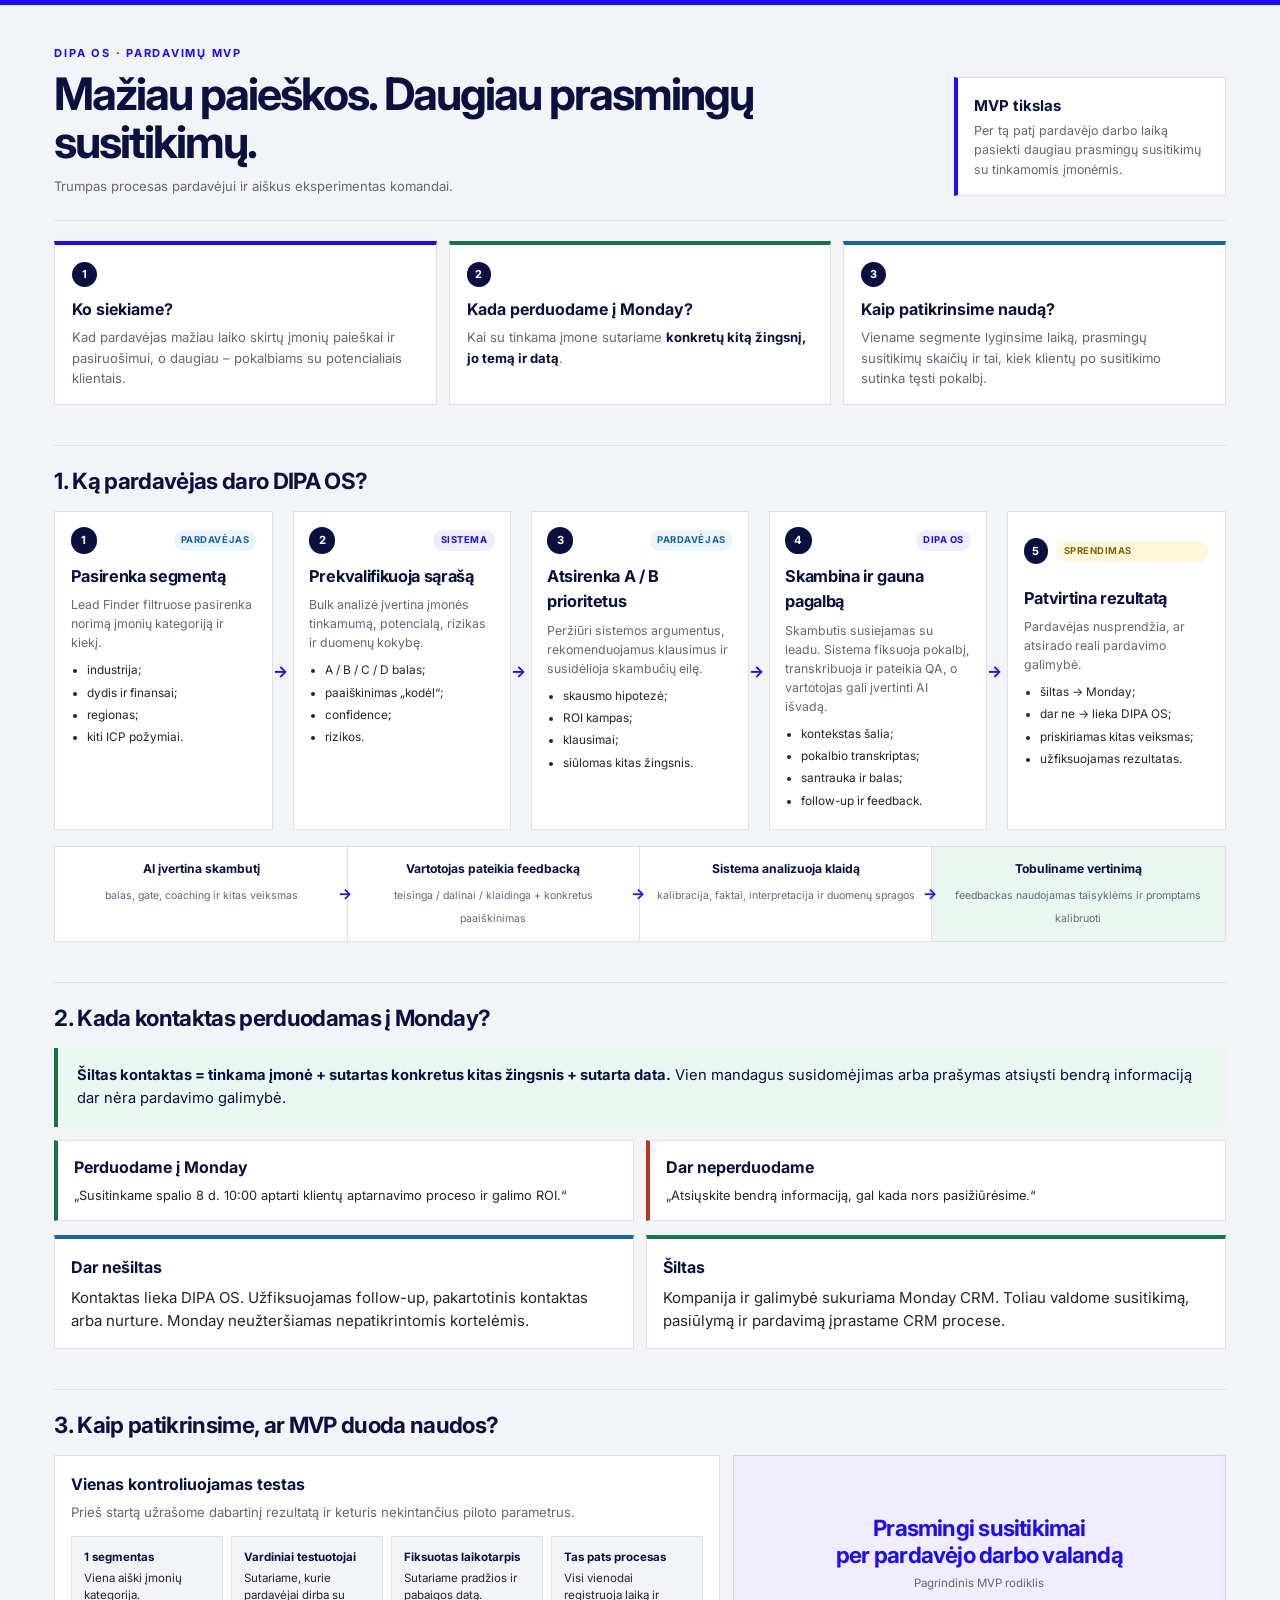
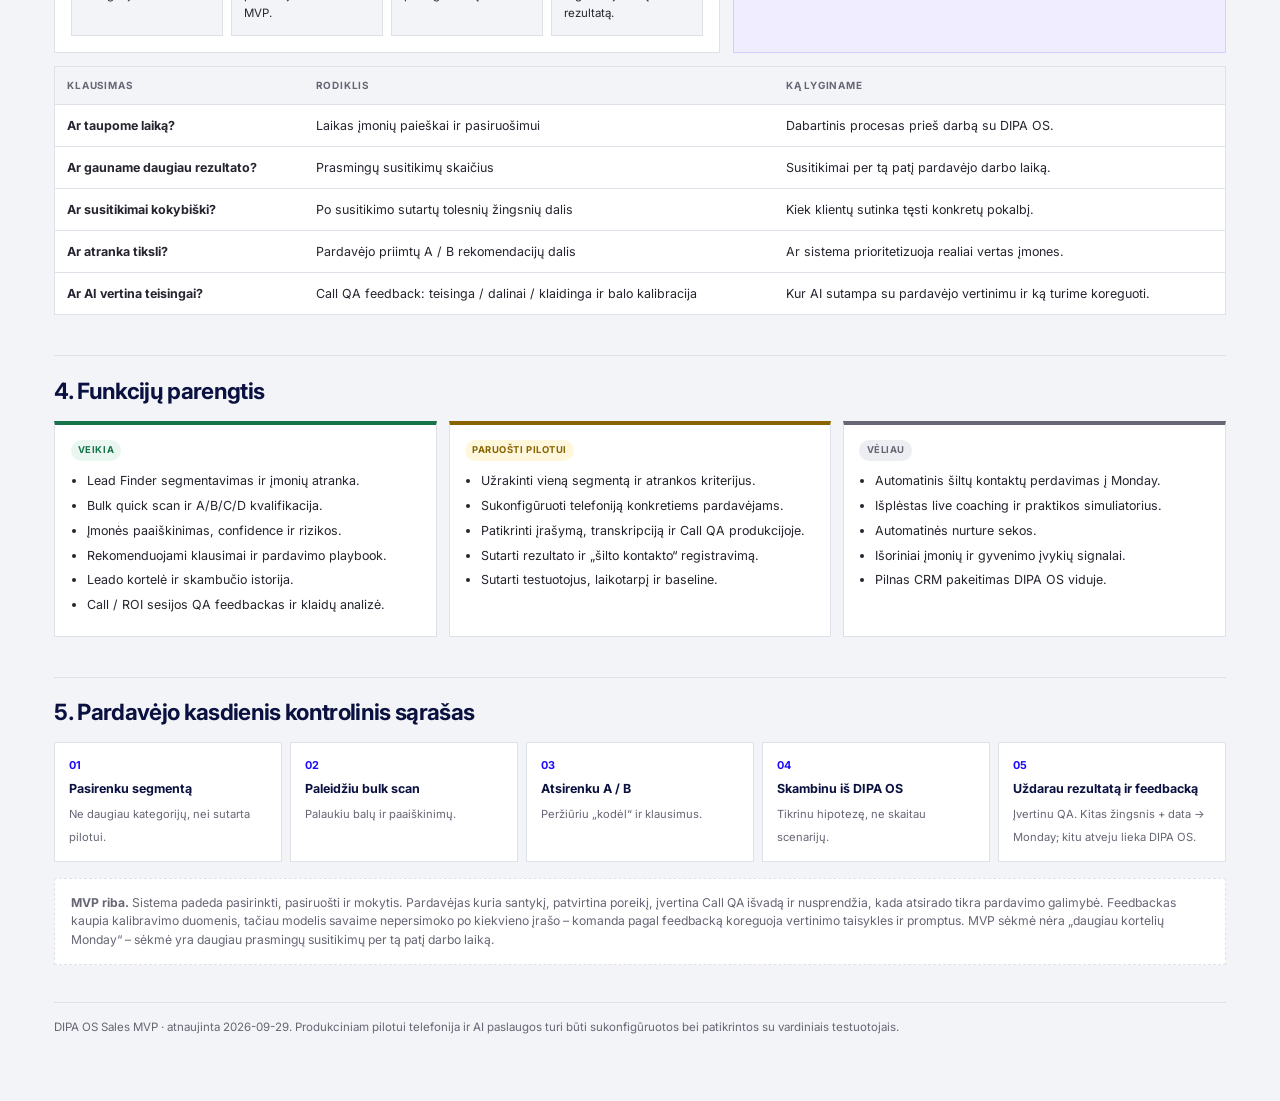
<file: sales-mvp/index.html>
<!DOCTYPE html>
<html lang="lt">
<head>
<meta charset="UTF-8">
<meta name="viewport" content="width=device-width, initial-scale=1">
<meta name="robots" content="noindex">
<title>DIPA OS · Pardavimų MVP</title>
<link rel="preconnect" href="https://fonts.googleapis.com">
<link rel="preconnect" href="https://fonts.gstatic.com" crossorigin>
<link href="https://fonts.googleapis.com/css2?family=Inter:wght@400;500;600;700&display=swap" rel="stylesheet">
<style>
  :root {
    --ink: #0a1140;
    --body: #25252f;
    --muted: #666775;
    --line: #dfe1e8;
    --paper: #ffffff;
    --wash: #f3f4f7;
    --brand: #1c0bff;
    --brand-soft: #efedff;
    --green: #16734a;
    --green-soft: #e9f7f0;
    --amber: #886400;
    --amber-soft: #fff7db;
    --blue: #1767a8;
    --blue-soft: #eaf4fb;
    --red: #b9361d;
    --red-soft: #fcecea;
  }
  * { box-sizing: border-box; }
  html { scroll-behavior: smooth; }
  body {
    margin: 0;
    background: var(--wash);
    color: var(--body);
    font: 15px/1.55 Inter, system-ui, sans-serif;
    -webkit-font-smoothing: antialiased;
  }
  .topbar { height: 5px; background: var(--brand); }
  .page { max-width: 76rem; margin: 0 auto; padding: 2.5rem 1.4rem 4rem; }
  header {
    display: grid;
    grid-template-columns: minmax(0, 1fr) 17rem;
    gap: 2rem;
    align-items: end;
    padding-bottom: 1.5rem;
    border-bottom: 1px solid var(--line);
  }
  .kicker {
    margin: 0 0 .48rem;
    color: var(--brand);
    font-size: .69rem;
    font-weight: 700;
    letter-spacing: .16em;
    text-transform: uppercase;
  }
  h1 {
    margin: 0 0 .58rem;
    color: var(--ink);
    font-size: clamp(2rem, 4vw, 2.8rem);
    line-height: 1.08;
    letter-spacing: -.045em;
  }
  h2 {
    margin: 2.5rem 0 1rem;
    padding-top: 1.35rem;
    border-top: 1px solid var(--line);
    color: var(--ink);
    font-size: 1.4rem;
    line-height: 1.2;
    letter-spacing: -.03em;
  }
  h3 { margin: 0 0 .38rem; color: var(--ink); font-size: 1rem; }
  p { margin-top: 0; }
  .meta { margin: 0; color: var(--muted); font-size: .82rem; }
  .north-star {
    padding: 1rem;
    border: 1px solid var(--line);
    border-left: 4px solid var(--brand);
    background: var(--paper);
  }
  .north-star strong { display: block; margin-bottom: .25rem; color: var(--ink); }
  .north-star p { margin: 0; color: var(--muted); font-size: .78rem; }
  .answers {
    display: grid;
    grid-template-columns: repeat(3, minmax(0, 1fr));
    gap: .75rem;
    margin: 1.25rem 0 1.7rem;
  }
  .answer {
    padding: 1rem 1.05rem;
    background: var(--paper);
    border: 1px solid var(--line);
  }
  .answer:nth-child(1) { border-top: 4px solid var(--brand); }
  .answer:nth-child(2) { border-top: 4px solid var(--green); }
  .answer:nth-child(3) { border-top: 4px solid var(--blue); }
  .answer .number {
    display: inline-grid;
    place-items: center;
    width: 1.55rem;
    height: 1.55rem;
    margin-bottom: .6rem;
    border-radius: 50%;
    color: #fff;
    background: var(--ink);
    font-size: .68rem;
    font-weight: 700;
  }
  .answer p { margin: 0; color: var(--muted); font-size: .82rem; }
  .answer strong { color: var(--ink); }
  .flow {
    display: grid;
    grid-template-columns: repeat(5, minmax(0, 1fr));
    gap: 1.25rem;
    margin: 1rem 0;
  }
  .step {
    position: relative;
    min-height: 13rem;
    padding: .95rem;
    background: var(--paper);
    border: 1px solid var(--line);
  }
  .step::after {
    content: "→";
    position: absolute;
    top: 50%;
    right: -1rem;
    transform: translateY(-50%);
    color: var(--brand);
    font-size: 1rem;
    font-weight: 700;
  }
  .step:last-child::after { display: none; }
  .step-no {
    display: flex;
    align-items: center;
    justify-content: space-between;
    gap: .5rem;
    margin-bottom: .65rem;
  }
  .step-no b {
    display: grid;
    place-items: center;
    width: 1.65rem;
    height: 1.65rem;
    border-radius: 50%;
    color: #fff;
    background: var(--ink);
    font-size: .7rem;
  }
  .tag {
    display: inline-flex;
    align-items: center;
    padding: .2rem .46rem;
    border-radius: 999px;
    font-size: .59rem;
    font-weight: 700;
    letter-spacing: .055em;
    text-transform: uppercase;
    white-space: nowrap;
  }
  .tag.human { color: var(--blue); background: var(--blue-soft); }
  .tag.system { color: var(--brand); background: var(--brand-soft); }
  .tag.gate { color: var(--amber); background: var(--amber-soft); }
  .tag.done { color: var(--green); background: var(--green-soft); }
  .tag.prepare { color: var(--amber); background: var(--amber-soft); }
  .tag.later { color: var(--muted); background: #eceef2; }
  .step h3 { font-size: 1.02rem; letter-spacing: -.02em; }
  .step p { margin-bottom: .55rem; color: var(--muted); font-size: .77rem; }
  .step ul { margin: 0; padding-left: 1rem; font-size: .74rem; }
  .step li { margin-bottom: .25rem; }
  .feedback-loop {
    display: grid;
    grid-template-columns: repeat(4, minmax(0, 1fr));
    gap: 0;
    margin: .85rem 0 1rem;
    background: var(--paper);
    border: 1px solid var(--line);
  }
  .feedback-loop > div {
    position: relative;
    padding: .8rem;
    text-align: center;
    border-right: 1px solid var(--line);
  }
  .feedback-loop > div:last-child { border-right: 0; background: var(--green-soft); }
  .feedback-loop > div:not(:last-child)::after {
    content: "→";
    position: absolute;
    right: -.36rem;
    top: 50%;
    z-index: 1;
    transform: translateY(-50%);
    color: var(--brand);
    font-weight: 700;
  }
  .feedback-loop strong { display: block; margin-bottom: .18rem; color: var(--ink); font-size: .76rem; }
  .feedback-loop span { color: var(--muted); font-size: .66rem; }
  .gate {
    display: grid;
    grid-template-columns: 1fr 1fr;
    gap: .75rem;
    margin: .85rem 0;
  }
  .branch {
    padding: 1rem;
    background: var(--paper);
    border: 1px solid var(--line);
  }
  .branch.no { border-top: 4px solid var(--blue); }
  .branch.yes { border-top: 4px solid var(--green); }
  .branch p:last-child { margin-bottom: 0; }
  .definition {
    margin: .8rem 0;
    padding: 1.05rem 1.15rem;
    background: var(--green-soft);
    border-left: 4px solid var(--green);
    color: var(--ink);
    font-size: .92rem;
  }
  .examples {
    display: grid;
    grid-template-columns: 1fr 1fr;
    gap: .75rem;
  }
  .example {
    padding: .9rem 1rem;
    background: var(--paper);
    border: 1px solid var(--line);
  }
  .example.good { border-left: 4px solid var(--green); }
  .example.bad { border-left: 4px solid var(--red); }
  .example p { margin: 0; font-size: .8rem; }
  .pilot {
    display: grid;
    grid-template-columns: 1.15fr .85fr;
    gap: .8rem;
  }
  .pilot-card {
    padding: 1rem;
    background: var(--paper);
    border: 1px solid var(--line);
  }
  .pilot-steps {
    display: grid;
    grid-template-columns: repeat(4, minmax(0, 1fr));
    gap: .5rem;
    margin-top: .8rem;
  }
  .pilot-step {
    padding: .75rem;
    background: var(--wash);
    border: 1px solid var(--line);
    font-size: .72rem;
  }
  .pilot-step strong { display: block; margin-bottom: .2rem; color: var(--ink); }
  .primary-metric {
    display: grid;
    place-items: center;
    min-height: 100%;
    padding: 1.2rem;
    background: var(--brand-soft);
    border: 1px solid #d3ceff;
    text-align: center;
  }
  .primary-metric .value {
    color: var(--brand);
    font-size: 1.4rem;
    font-weight: 700;
    letter-spacing: -.035em;
    line-height: 1.2;
  }
  .primary-metric .label { margin-top: .4rem; color: var(--muted); font-size: .72rem; }
  table {
    width: 100%;
    margin: .8rem 0;
    border-collapse: collapse;
    background: var(--paper);
    border: 1px solid var(--line);
    font-size: .78rem;
  }
  th, td {
    padding: .68rem .74rem;
    text-align: left;
    vertical-align: top;
    border-top: 1px solid var(--line);
  }
  thead th {
    border-top: 0;
    color: var(--muted);
    background: var(--wash);
    font-size: .62rem;
    font-weight: 700;
    letter-spacing: .08em;
    text-transform: uppercase;
  }
  .feature-groups {
    display: grid;
    grid-template-columns: repeat(3, minmax(0, 1fr));
    gap: .75rem;
  }
  .feature-group {
    padding: .95rem;
    background: var(--paper);
    border: 1px solid var(--line);
  }
  .feature-group.works { border-top: 4px solid var(--green); }
  .feature-group.prepare { border-top: 4px solid var(--amber); }
  .feature-group.later { border-top: 4px solid var(--muted); }
  .feature-group h3 { display: flex; align-items: center; gap: .45rem; }
  .feature-group ul { margin: .6rem 0 0; padding-left: 1rem; }
  .feature-group li { margin-bottom: .35rem; font-size: .78rem; }
  .checklist {
    display: grid;
    grid-template-columns: repeat(5, minmax(0, 1fr));
    gap: .55rem;
  }
  .check {
    padding: .85rem;
    background: var(--paper);
    border: 1px solid var(--line);
  }
  .check b {
    display: block;
    margin-bottom: .32rem;
    color: var(--brand);
    font-size: .68rem;
  }
  .check strong { display: block; margin-bottom: .2rem; color: var(--ink); font-size: .78rem; }
  .check span { color: var(--muted); font-size: .7rem; }
  .scope {
    margin: 1rem 0;
    padding: .9rem 1rem;
    background: var(--paper);
    border: 1px dashed var(--line);
    color: var(--muted);
    font-size: .76rem;
  }
  footer {
    margin-top: 2.3rem;
    padding-top: 1rem;
    border-top: 1px solid var(--line);
    color: var(--muted);
    font-size: .72rem;
  }
  @media (max-width: 980px) {
    .flow { grid-template-columns: repeat(2, minmax(0, 1fr)); }
    .step:nth-child(2n)::after { display: none; }
    .feature-groups, .answers { grid-template-columns: 1fr; }
    .checklist { grid-template-columns: repeat(2, minmax(0, 1fr)); }
  }
  @media (max-width: 700px) {
    header, .gate, .examples, .pilot, .flow, .pilot-steps, .checklist, .feedback-loop { grid-template-columns: 1fr; }
    .step::after { content: "↓"; top: auto; right: 50%; bottom: -1rem; transform: translateX(50%); }
    .step:nth-child(2n)::after { display: block; }
    .step:last-child::after { display: none; }
    .feedback-loop > div { border-right: 0; border-bottom: 1px solid var(--line); }
    .feedback-loop > div:last-child { border-bottom: 0; }
    .feedback-loop > div:not(:last-child)::after { content: "↓"; right: 50%; top: auto; bottom: -.6rem; transform: translateX(50%); }
  }
  @page { size: A4 landscape; margin: 11mm; }
  @media print {
    body {
      background: var(--wash);
      -webkit-print-color-adjust: exact;
      print-color-adjust: exact;
    }
    .page { padding: 1rem 0 2rem; }
    .answer, .step, .branch, .example, .pilot-card, .primary-metric,
    .feature-group, .check, table { break-inside: avoid; }
  }
</style>
</head>
<body>
<div class="topbar"></div>
<main class="page">

<header>
  <div>
    <p class="kicker">DIPA OS · Pardavimų MVP</p>
    <h1>Mažiau paieškos. Daugiau prasmingų susitikimų.</h1>
    <p class="meta">Trumpas procesas pardavėjui ir aiškus eksperimentas komandai.</p>
  </div>
  <div class="north-star">
    <strong>MVP tikslas</strong>
    <p>Per tą patį pardavėjo darbo laiką pasiekti daugiau prasmingų susitikimų su tinkamomis įmonėmis.</p>
  </div>
</header>

<section class="answers" aria-label="Trys pagrindiniai MVP klausimai">
  <article class="answer">
    <span class="number">1</span>
    <h3>Ko siekiame?</h3>
    <p>Kad pardavėjas mažiau laiko skirtų įmonių paieškai ir pasiruošimui, o daugiau – pokalbiams su potencialiais klientais.</p>
  </article>
  <article class="answer">
    <span class="number">2</span>
    <h3>Kada perduodame į Monday?</h3>
    <p>Kai su tinkama įmone sutariame <strong>konkretų kitą žingsnį, jo temą ir datą</strong>.</p>
  </article>
  <article class="answer">
    <span class="number">3</span>
    <h3>Kaip patikrinsime naudą?</h3>
    <p>Viename segmente lyginsime laiką, prasmingų susitikimų skaičių ir tai, kiek klientų po susitikimo sutinka tęsti pokalbį.</p>
  </article>
</section>

<section>
  <h2>1. Ką pardavėjas daro DIPA OS?</h2>
  <div class="flow">
    <article class="step">
      <div class="step-no"><b>1</b><span class="tag human">Pardavėjas</span></div>
      <h3>Pasirenka segmentą</h3>
      <p>Lead Finder filtruose pasirenka norimą įmonių kategoriją ir kiekį.</p>
      <ul>
        <li>industrija;</li>
        <li>dydis ir finansai;</li>
        <li>regionas;</li>
        <li>kiti ICP požymiai.</li>
      </ul>
    </article>
    <article class="step">
      <div class="step-no"><b>2</b><span class="tag system">Sistema</span></div>
      <h3>Prekvalifikuoja sąrašą</h3>
      <p>Bulk analizė įvertina įmonės tinkamumą, potencialą, rizikas ir duomenų kokybę.</p>
      <ul>
        <li>A / B / C / D balas;</li>
        <li>paaiškinimas „kodėl“;</li>
        <li>confidence;</li>
        <li>rizikos.</li>
      </ul>
    </article>
    <article class="step">
      <div class="step-no"><b>3</b><span class="tag human">Pardavėjas</span></div>
      <h3>Atsirenka A / B prioritetus</h3>
      <p>Peržiūri sistemos argumentus, rekomenduojamus klausimus ir susidėlioja skambučių eilę.</p>
      <ul>
        <li>skausmo hipotezė;</li>
        <li>ROI kampas;</li>
        <li>klausimai;</li>
        <li>siūlomas kitas žingsnis.</li>
      </ul>
    </article>
    <article class="step">
      <div class="step-no"><b>4</b><span class="tag system">DIPA OS</span></div>
      <h3>Skambina ir gauna pagalbą</h3>
      <p>Skambutis susiejamas su leadu. Sistema fiksuoja pokalbį, transkribuoja ir pateikia QA, o vartotojas gali įvertinti AI išvadą.</p>
      <ul>
        <li>kontekstas šalia;</li>
        <li>pokalbio transkriptas;</li>
        <li>santrauka ir balas;</li>
        <li>follow-up ir feedback.</li>
      </ul>
    </article>
    <article class="step">
      <div class="step-no"><b>5</b><span class="tag gate">Sprendimas</span></div>
      <h3>Patvirtina rezultatą</h3>
      <p>Pardavėjas nusprendžia, ar atsirado reali pardavimo galimybė.</p>
      <ul>
        <li>šiltas → Monday;</li>
        <li>dar ne → lieka DIPA OS;</li>
        <li>priskiriamas kitas veiksmas;</li>
        <li>užfiksuojamas rezultatas.</li>
      </ul>
    </article>
  </div>
  <div class="feedback-loop" aria-label="Call QA kalibravimo ciklas">
    <div><strong>AI įvertina skambutį</strong><span>balas, gate, coaching ir kitas veiksmas</span></div>
    <div><strong>Vartotojas pateikia feedbacką</strong><span>teisinga / dalinai / klaidinga + konkretus paaiškinimas</span></div>
    <div><strong>Sistema analizuoja klaidą</strong><span>kalibracija, faktai, interpretacija ir duomenų spragos</span></div>
    <div><strong>Tobuliname vertinimą</strong><span>feedbackas naudojamas taisyklėms ir promptams kalibruoti</span></div>
  </div>
</section>

<section>
  <h2>2. Kada kontaktas perduodamas į Monday?</h2>
  <div class="definition">
    <strong>Šiltas kontaktas = tinkama įmonė + sutartas konkretus kitas žingsnis + sutarta data.</strong>
    Vien mandagus susidomėjimas arba prašymas atsiųsti bendrą informaciją dar nėra pardavimo galimybė.
  </div>
  <div class="examples">
    <article class="example good">
      <h3>Perduodame į Monday</h3>
      <p>„Susitinkame spalio 8 d. 10:00 aptarti klientų aptarnavimo proceso ir galimo ROI.“</p>
    </article>
    <article class="example bad">
      <h3>Dar neperduodame</h3>
      <p>„Atsiųskite bendrą informaciją, gal kada nors pasižiūrėsime.“</p>
    </article>
  </div>
  <div class="gate">
    <article class="branch no">
      <h3>Dar nešiltas</h3>
      <p>Kontaktas lieka DIPA OS. Užfiksuojamas follow-up, pakartotinis kontaktas arba nurture. Monday neužteršiamas nepatikrintomis kortelėmis.</p>
    </article>
    <article class="branch yes">
      <h3>Šiltas</h3>
      <p>Kompanija ir galimybė sukuriama Monday CRM. Toliau valdome susitikimą, pasiūlymą ir pardavimą įprastame CRM procese.</p>
    </article>
  </div>
</section>

<section>
  <h2>3. Kaip patikrinsime, ar MVP duoda naudos?</h2>
  <div class="pilot">
    <article class="pilot-card">
      <h3>Vienas kontroliuojamas testas</h3>
      <p class="meta">Prieš startą užrašome dabartinį rezultatą ir keturis nekintančius piloto parametrus.</p>
      <div class="pilot-steps">
        <div class="pilot-step"><strong>1 segmentas</strong>Viena aiški įmonių kategorija.</div>
        <div class="pilot-step"><strong>Vardiniai testuotojai</strong>Sutariame, kurie pardavėjai dirba su MVP.</div>
        <div class="pilot-step"><strong>Fiksuotas laikotarpis</strong>Sutariame pradžios ir pabaigos datą.</div>
        <div class="pilot-step"><strong>Tas pats procesas</strong>Visi vienodai registruoja laiką ir rezultatą.</div>
      </div>
    </article>
    <aside class="primary-metric">
      <div>
        <div class="value">Prasmingi susitikimai<br>per pardavėjo darbo valandą</div>
        <div class="label">Pagrindinis MVP rodiklis</div>
      </div>
    </aside>
  </div>

  <table>
    <thead><tr><th>Klausimas</th><th>Rodiklis</th><th>Ką lyginame</th></tr></thead>
    <tbody>
      <tr><td><strong>Ar taupome laiką?</strong></td><td>Laikas įmonių paieškai ir pasiruošimui</td><td>Dabartinis procesas prieš darbą su DIPA OS.</td></tr>
      <tr><td><strong>Ar gauname daugiau rezultato?</strong></td><td>Prasmingų susitikimų skaičius</td><td>Susitikimai per tą patį pardavėjo darbo laiką.</td></tr>
      <tr><td><strong>Ar susitikimai kokybiški?</strong></td><td>Po susitikimo sutartų tolesnių žingsnių dalis</td><td>Kiek klientų sutinka tęsti konkretų pokalbį.</td></tr>
      <tr><td><strong>Ar atranka tiksli?</strong></td><td>Pardavėjo priimtų A / B rekomendacijų dalis</td><td>Ar sistema prioritetizuoja realiai vertas įmones.</td></tr>
      <tr><td><strong>Ar AI vertina teisingai?</strong></td><td>Call QA feedback: teisinga / dalinai / klaidinga ir balo kalibracija</td><td>Kur AI sutampa su pardavėjo vertinimu ir ką turime koreguoti.</td></tr>
    </tbody>
  </table>
</section>

<section>
  <h2>4. Funkcijų parengtis</h2>
  <div class="feature-groups">
    <article class="feature-group works">
      <h3><span class="tag done">Veikia</span></h3>
      <ul>
        <li>Lead Finder segmentavimas ir įmonių atranka.</li>
        <li>Bulk quick scan ir A/B/C/D kvalifikacija.</li>
        <li>Įmonės paaiškinimas, confidence ir rizikos.</li>
        <li>Rekomenduojami klausimai ir pardavimo playbook.</li>
        <li>Leado kortelė ir skambučio istorija.</li>
        <li>Call / ROI sesijos QA feedbackas ir klaidų analizė.</li>
      </ul>
    </article>
    <article class="feature-group prepare">
      <h3><span class="tag prepare">Paruošti pilotui</span></h3>
      <ul>
        <li>Užrakinti vieną segmentą ir atrankos kriterijus.</li>
        <li>Sukonfigūruoti telefoniją konkretiems pardavėjams.</li>
        <li>Patikrinti įrašymą, transkripciją ir Call QA produkcijoje.</li>
        <li>Sutarti rezultato ir „šilto kontakto“ registravimą.</li>
        <li>Sutarti testuotojus, laikotarpį ir baseline.</li>
      </ul>
    </article>
    <article class="feature-group later">
      <h3><span class="tag later">Vėliau</span></h3>
      <ul>
        <li>Automatinis šiltų kontaktų perdavimas į Monday.</li>
        <li>Išplėstas live coaching ir praktikos simuliatorius.</li>
        <li>Automatinės nurture sekos.</li>
        <li>Išoriniai įmonių ir gyvenimo įvykių signalai.</li>
        <li>Pilnas CRM pakeitimas DIPA OS viduje.</li>
      </ul>
    </article>
  </div>
</section>

<section>
  <h2>5. Pardavėjo kasdienis kontrolinis sąrašas</h2>
  <div class="checklist">
    <div class="check"><b>01</b><strong>Pasirenku segmentą</strong><span>Ne daugiau kategorijų, nei sutarta pilotui.</span></div>
    <div class="check"><b>02</b><strong>Paleidžiu bulk scan</strong><span>Palaukiu balų ir paaiškinimų.</span></div>
    <div class="check"><b>03</b><strong>Atsirenku A / B</strong><span>Peržiūriu „kodėl“ ir klausimus.</span></div>
    <div class="check"><b>04</b><strong>Skambinu iš DIPA OS</strong><span>Tikrinu hipotezę, ne skaitau scenarijų.</span></div>
    <div class="check"><b>05</b><strong>Uždarau rezultatą ir feedbacką</strong><span>Įvertinu QA. Kitas žingsnis + data → Monday; kitu atveju lieka DIPA OS.</span></div>
  </div>
</section>

<div class="scope">
  <strong>MVP riba.</strong> Sistema padeda pasirinkti, pasiruošti ir mokytis. Pardavėjas kuria santykį, patvirtina poreikį, įvertina Call QA išvadą ir nusprendžia, kada atsirado tikra pardavimo galimybė. Feedbackas kaupia kalibravimo duomenis, tačiau modelis savaime nepersimoko po kiekvieno įrašo – komanda pagal feedbacką koreguoja vertinimo taisykles ir promptus. MVP sėkmė nėra „daugiau kortelių Monday“ – sėkmė yra daugiau prasmingų susitikimų per tą patį darbo laiką.
</div>

<footer>
  DIPA OS Sales MVP · atnaujinta 2026-09-29. Produkciniam pilotui telefonija ir AI paslaugos turi būti sukonfigūruotos bei patikrintos su vardiniais testuotojais.
</footer>

</main>
</body>
</html>
</file>
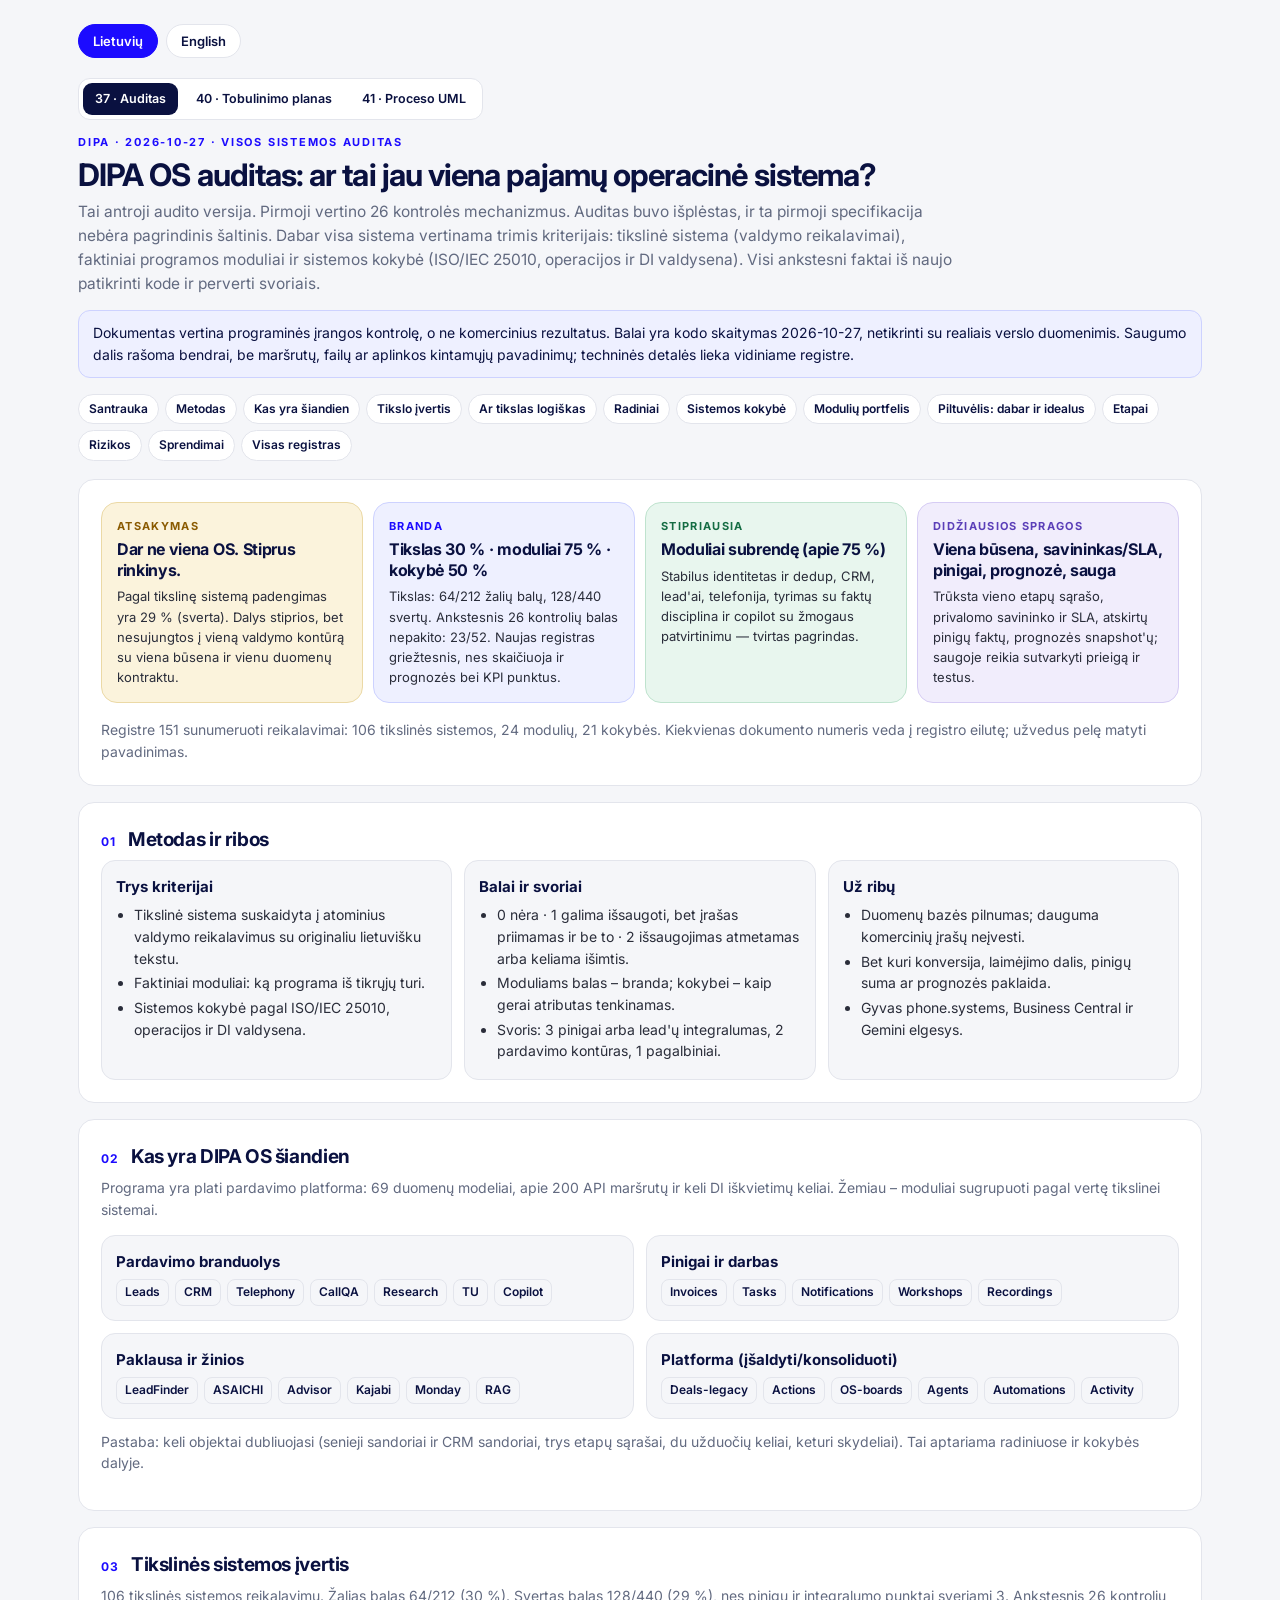
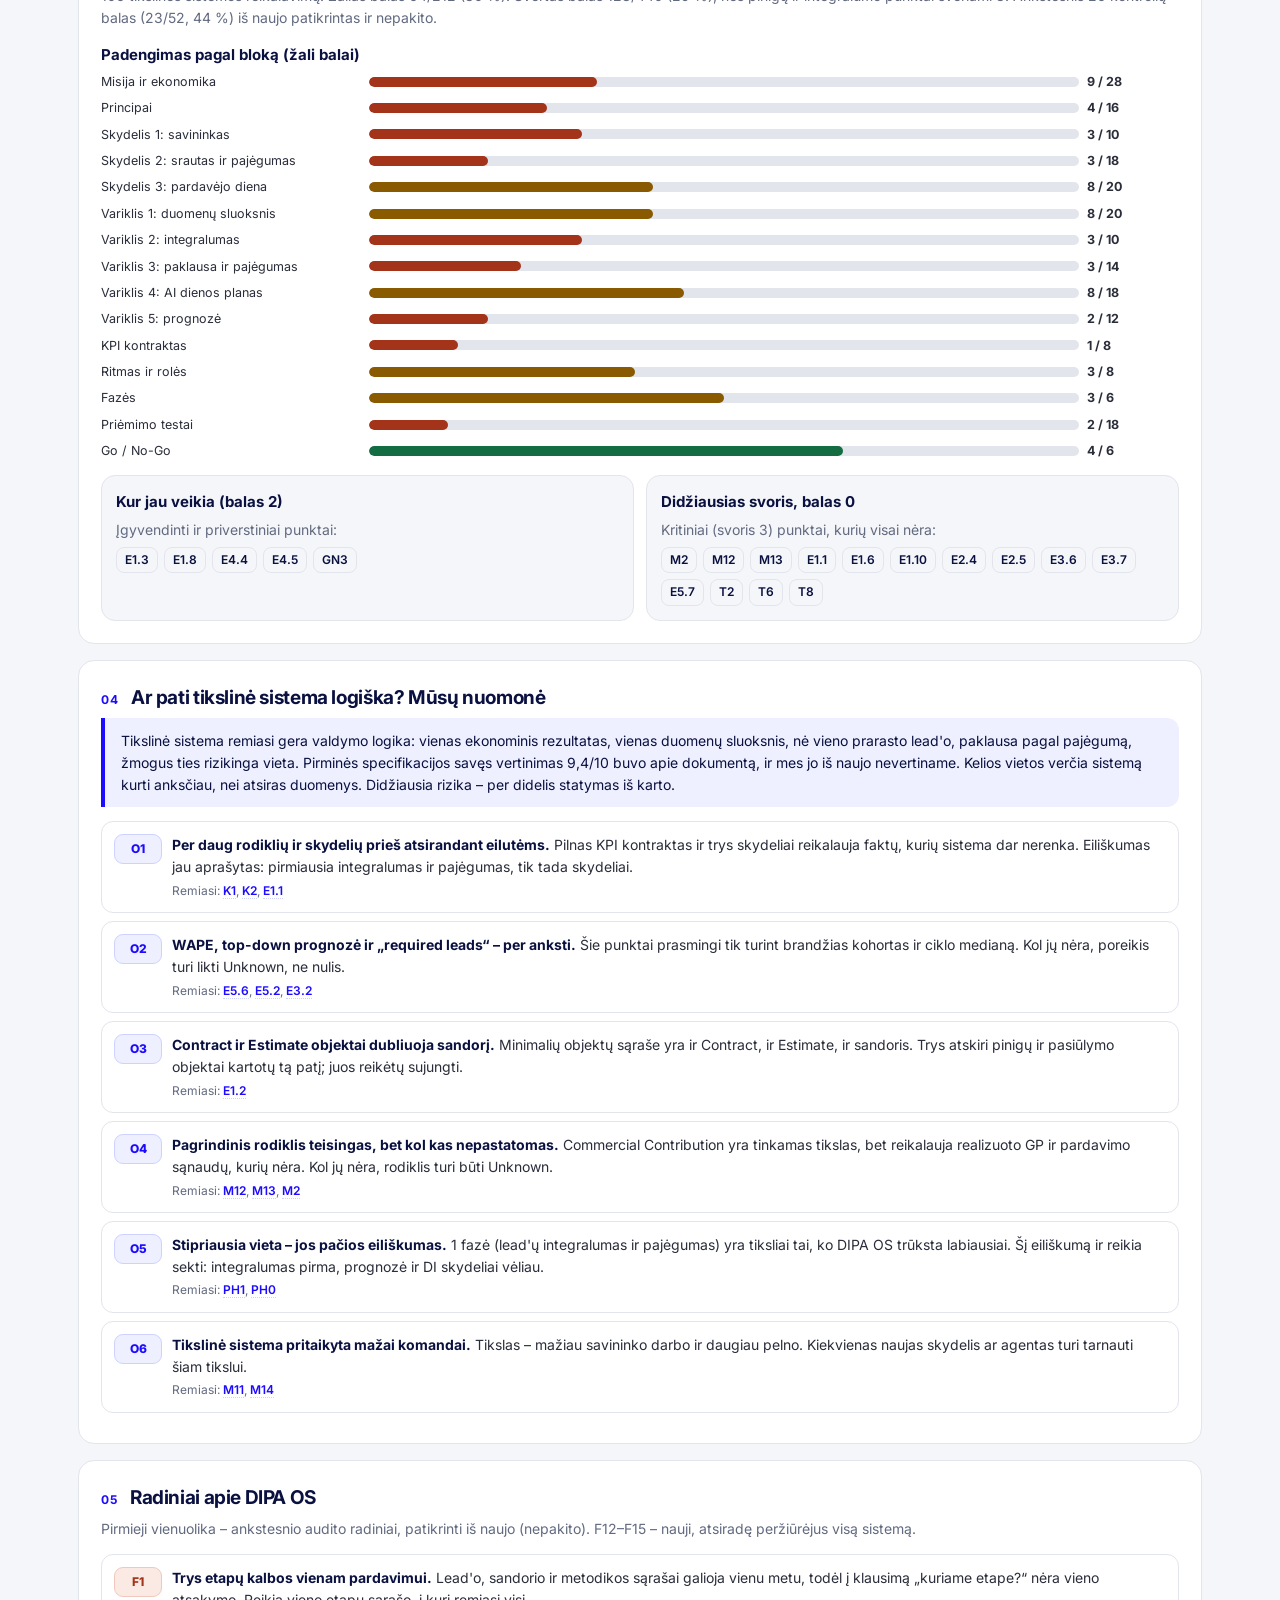
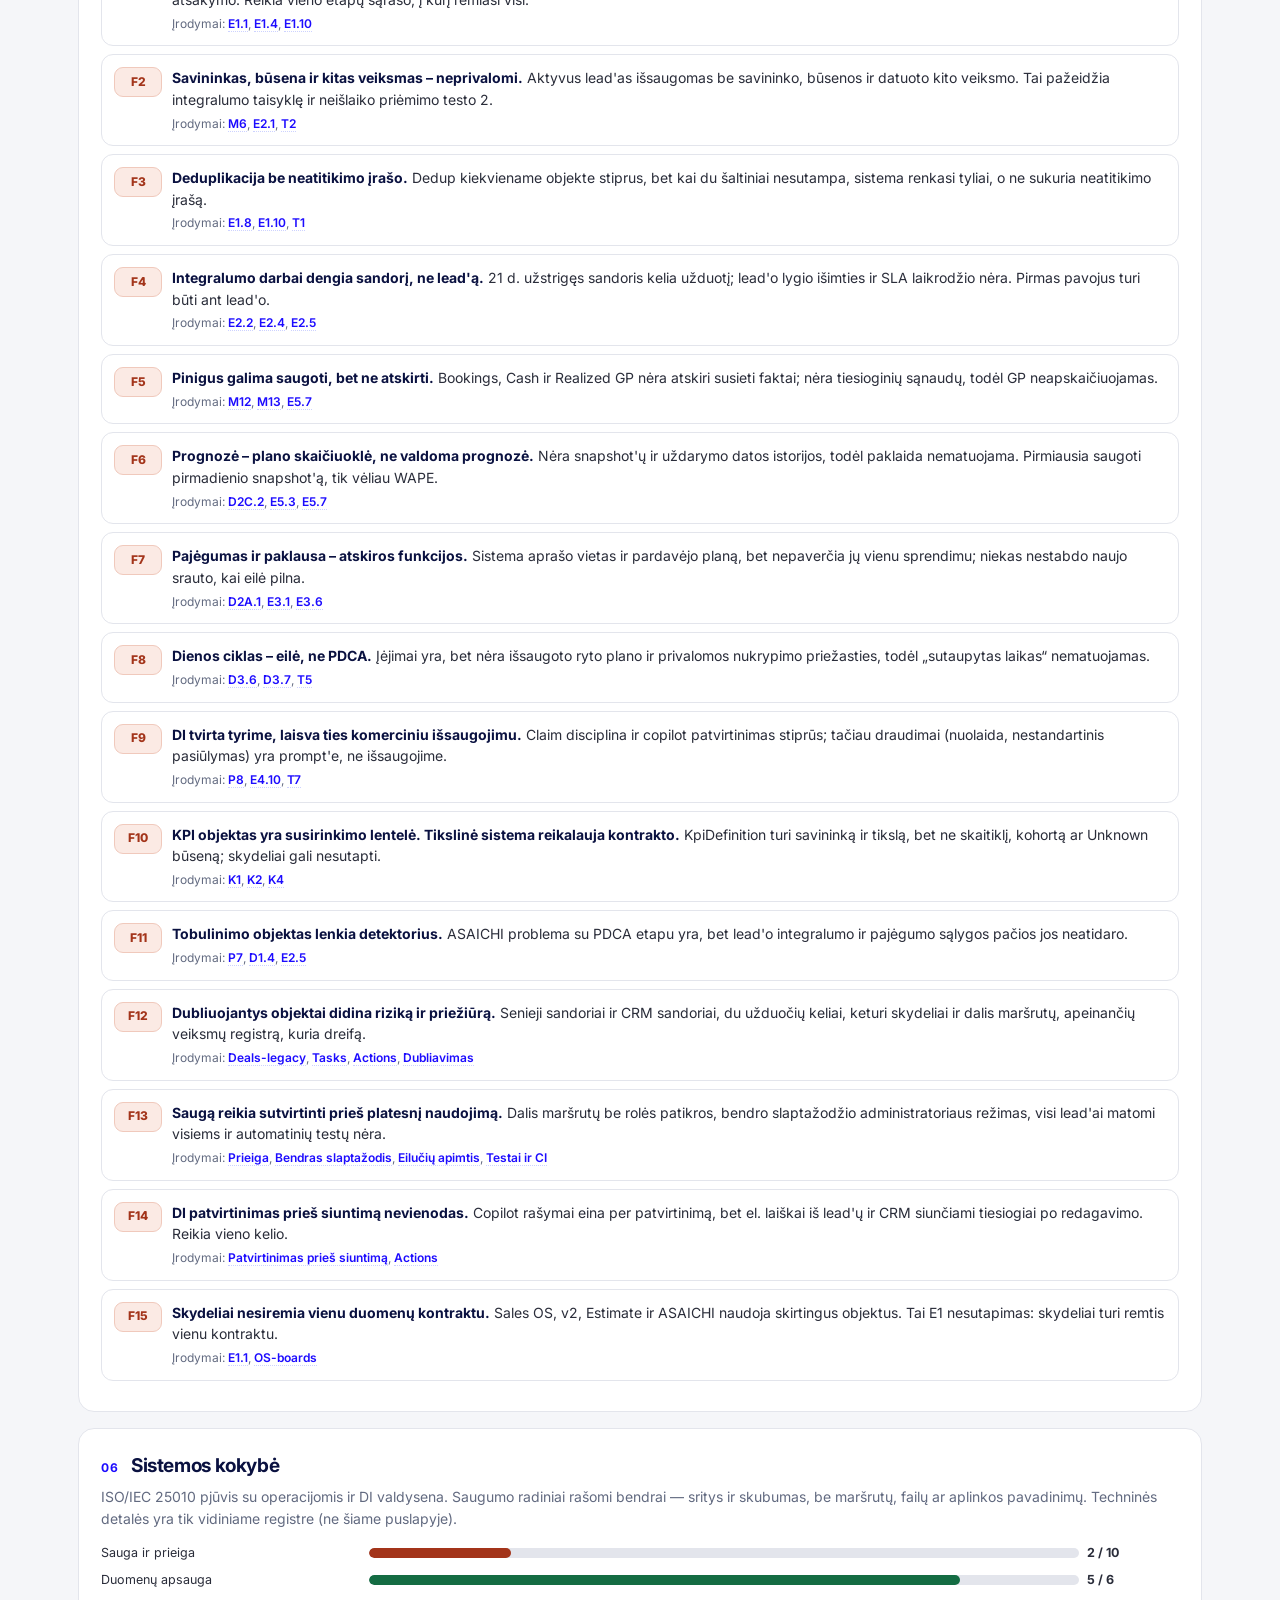
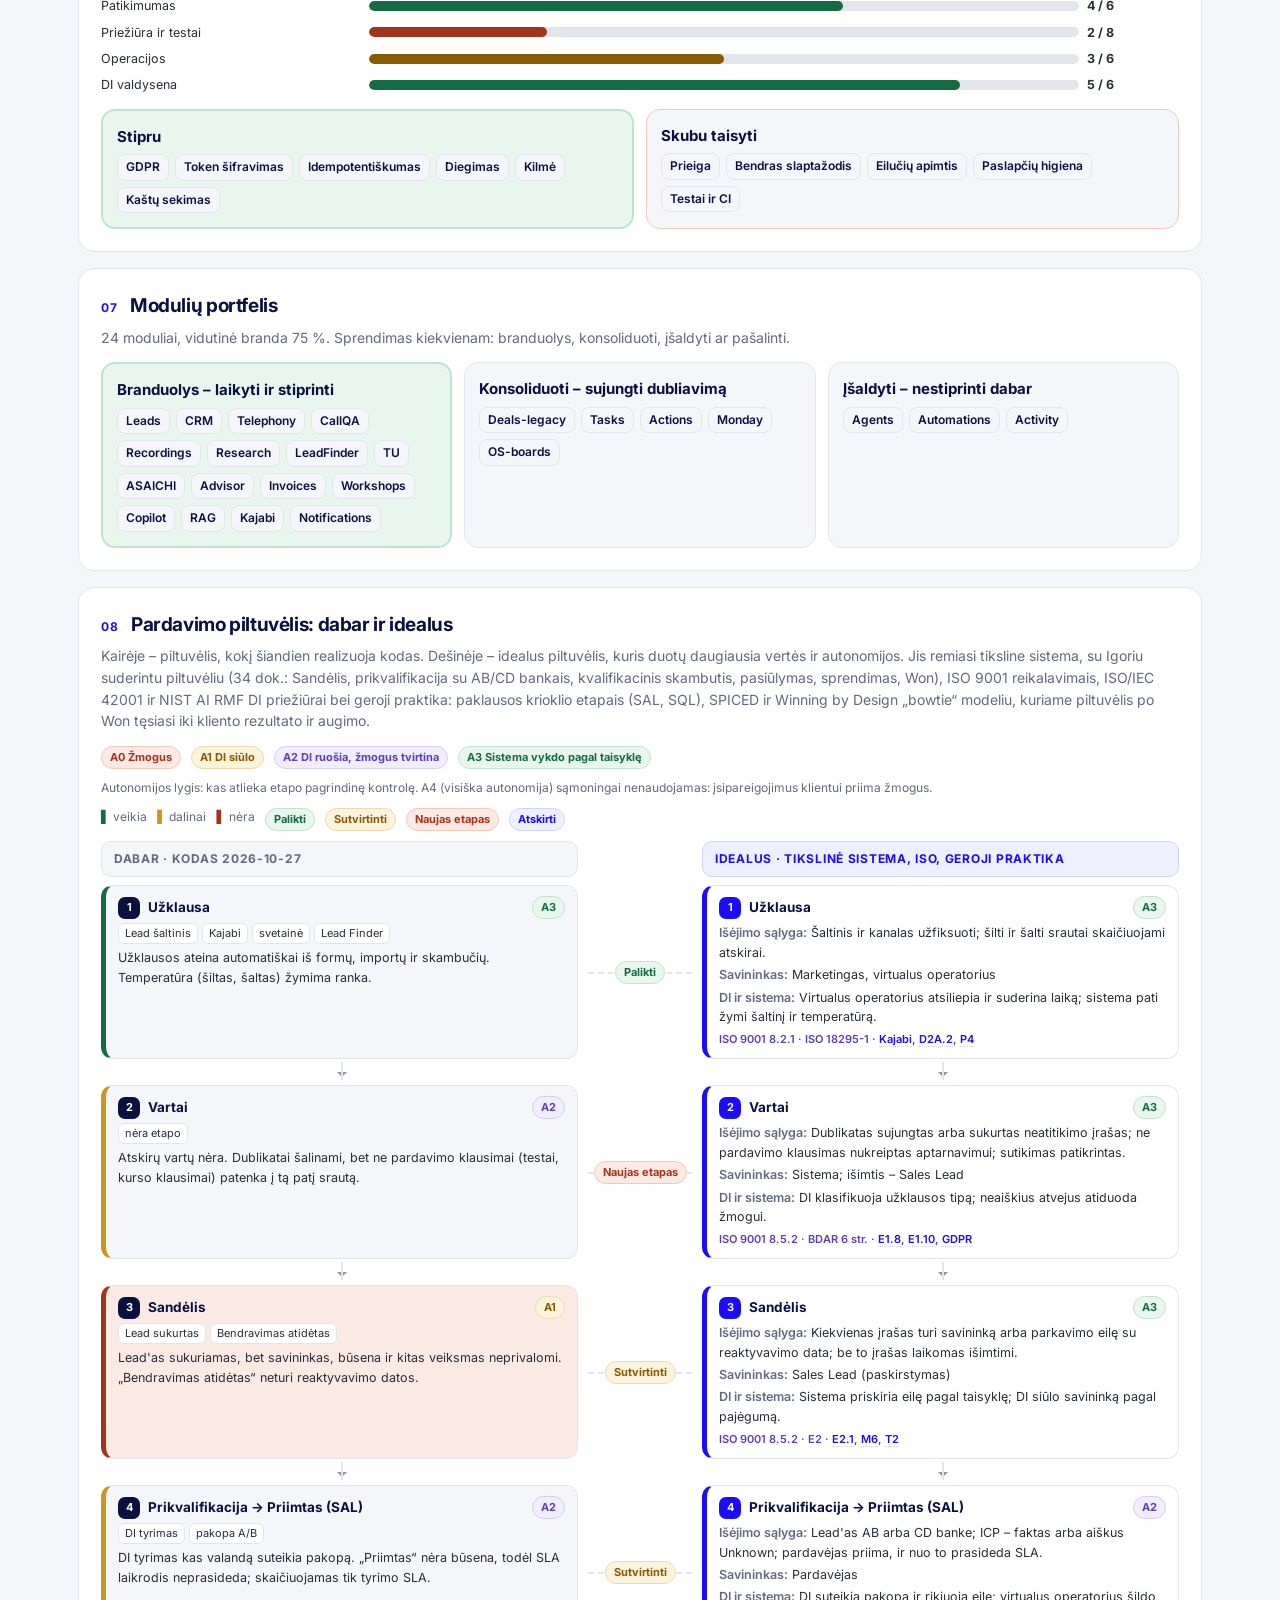
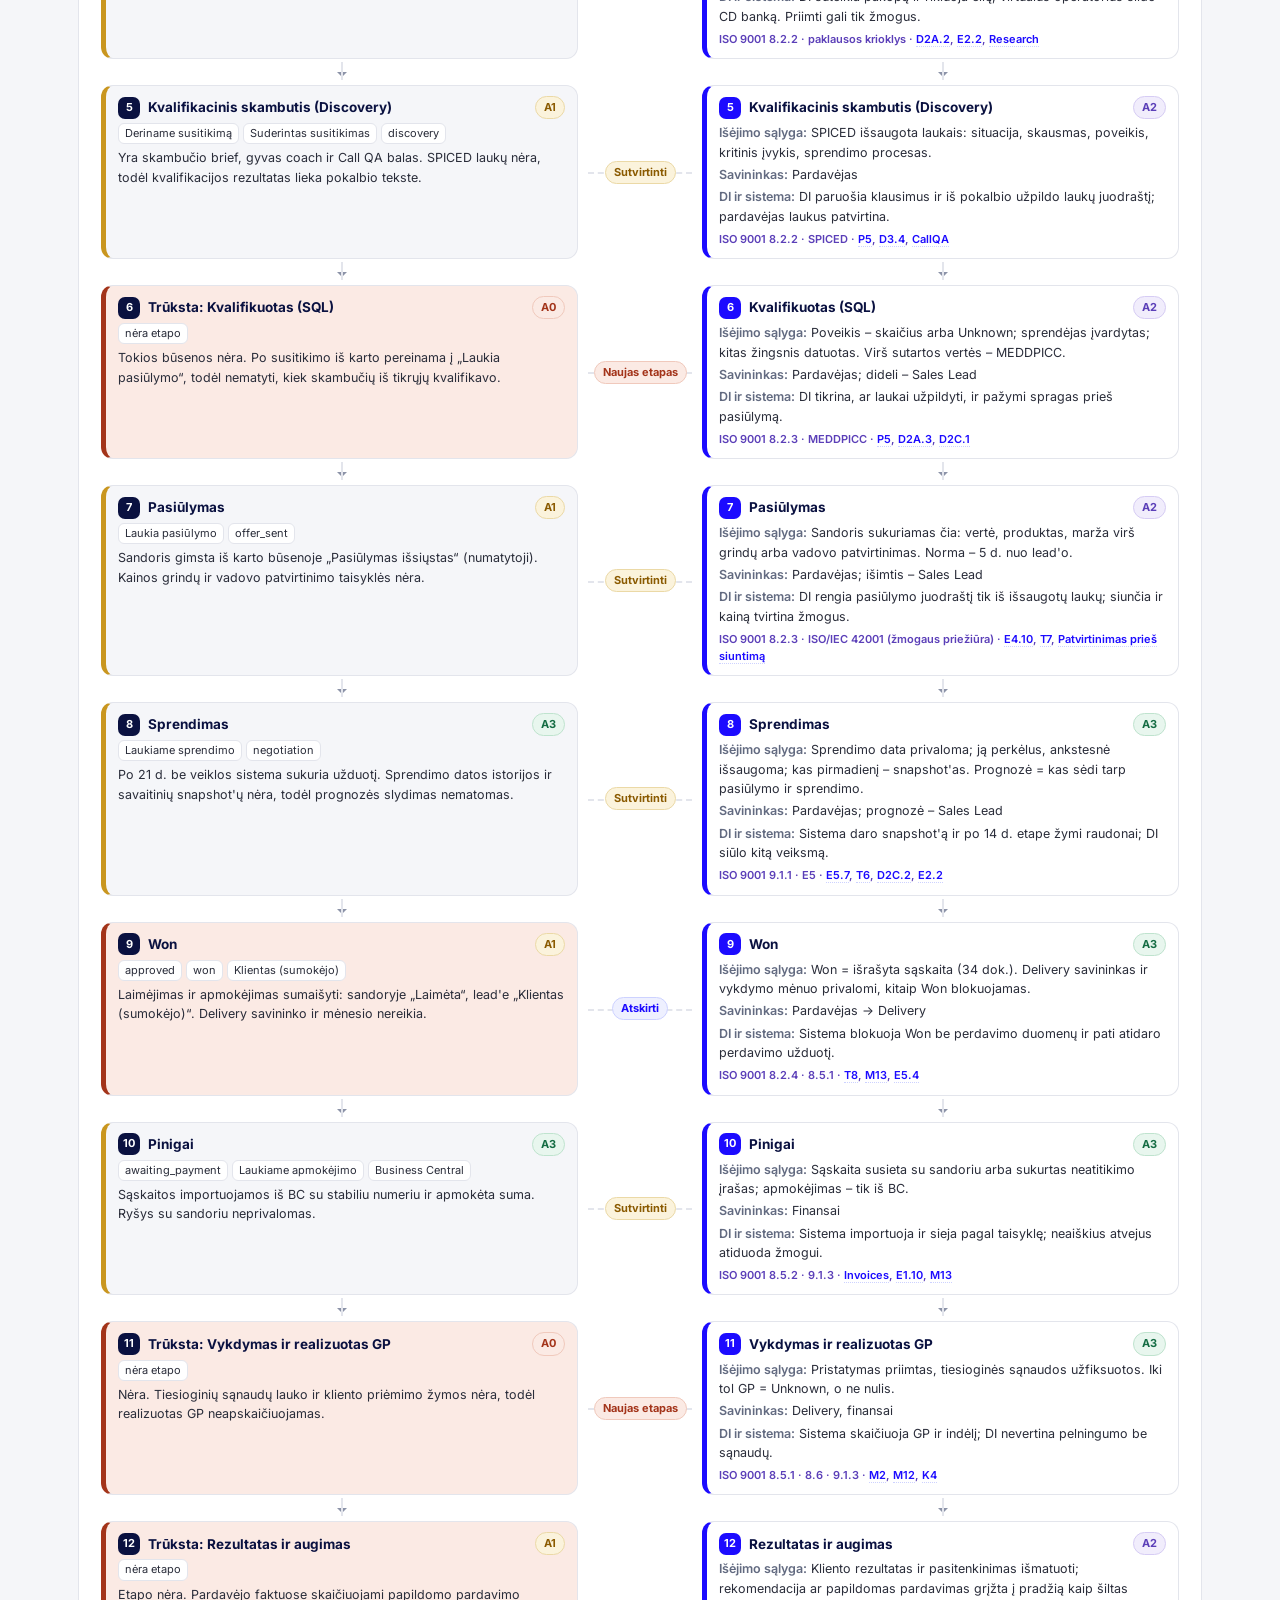
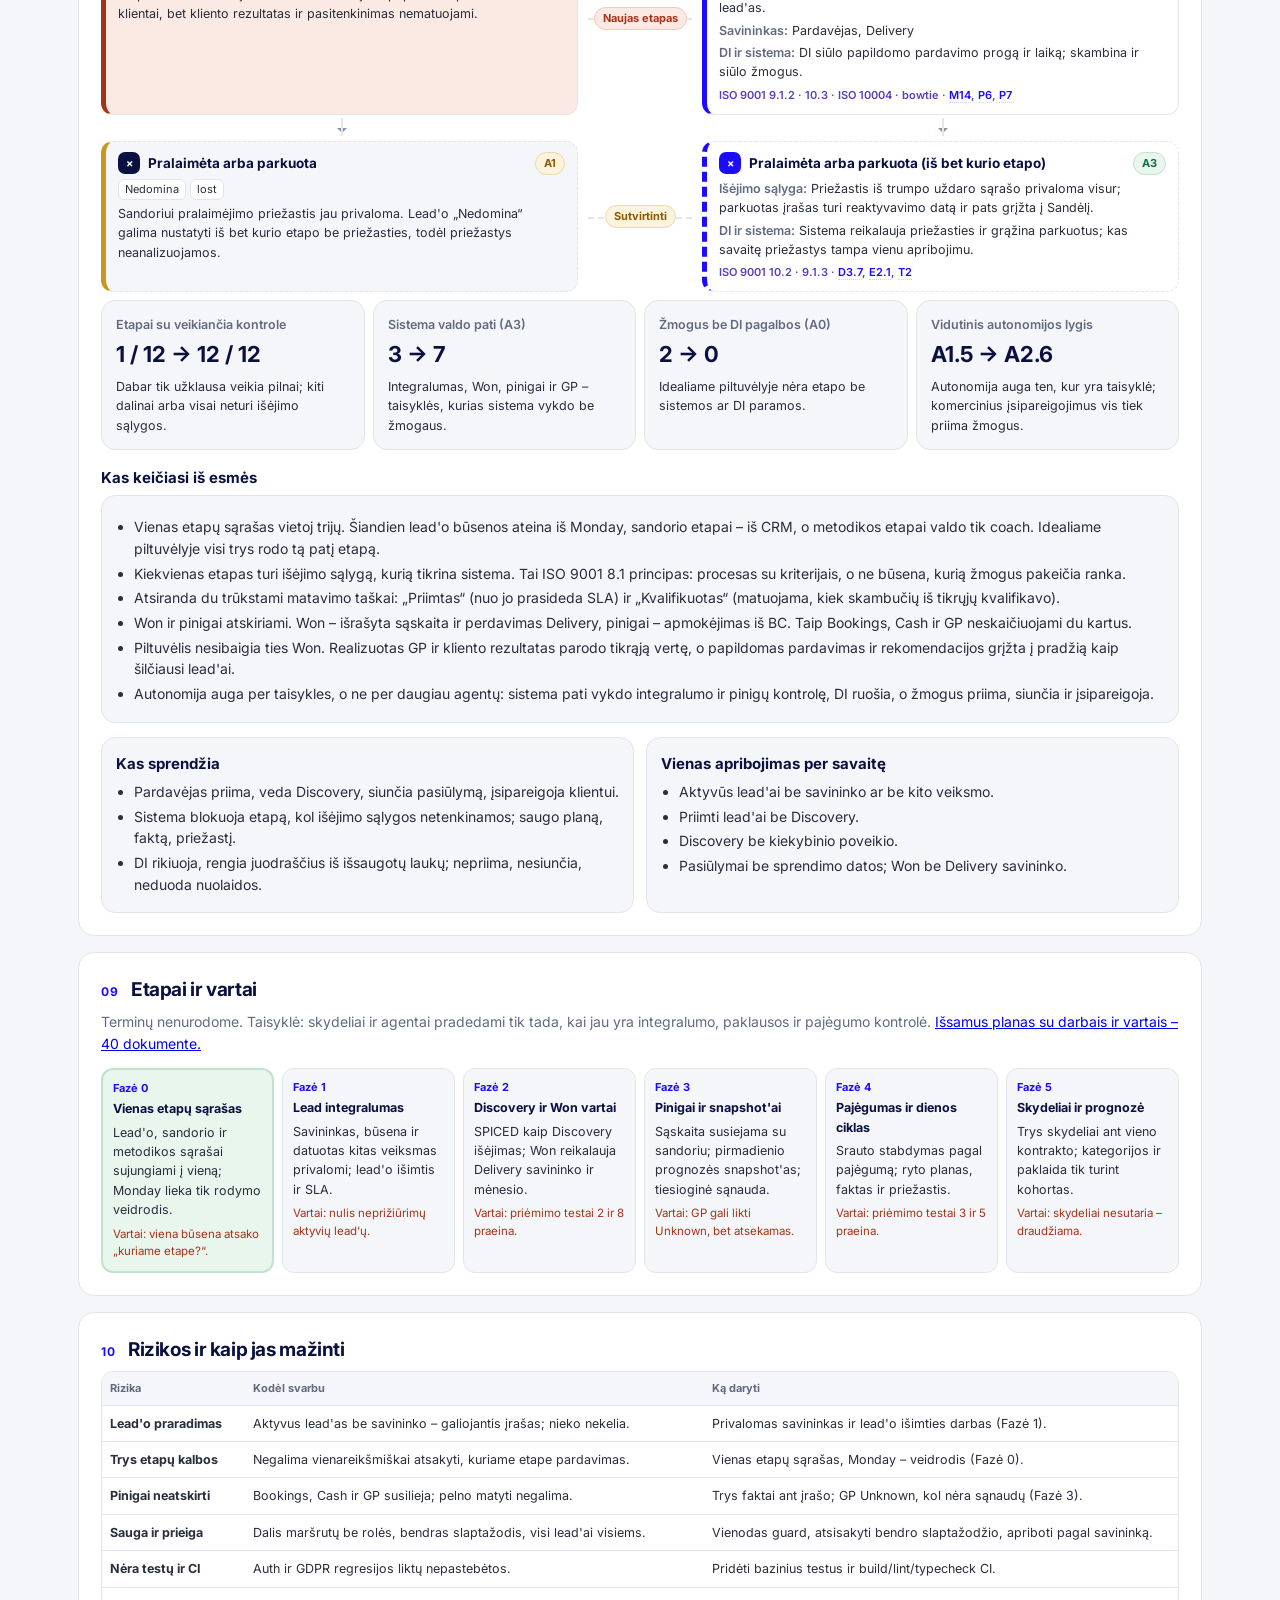
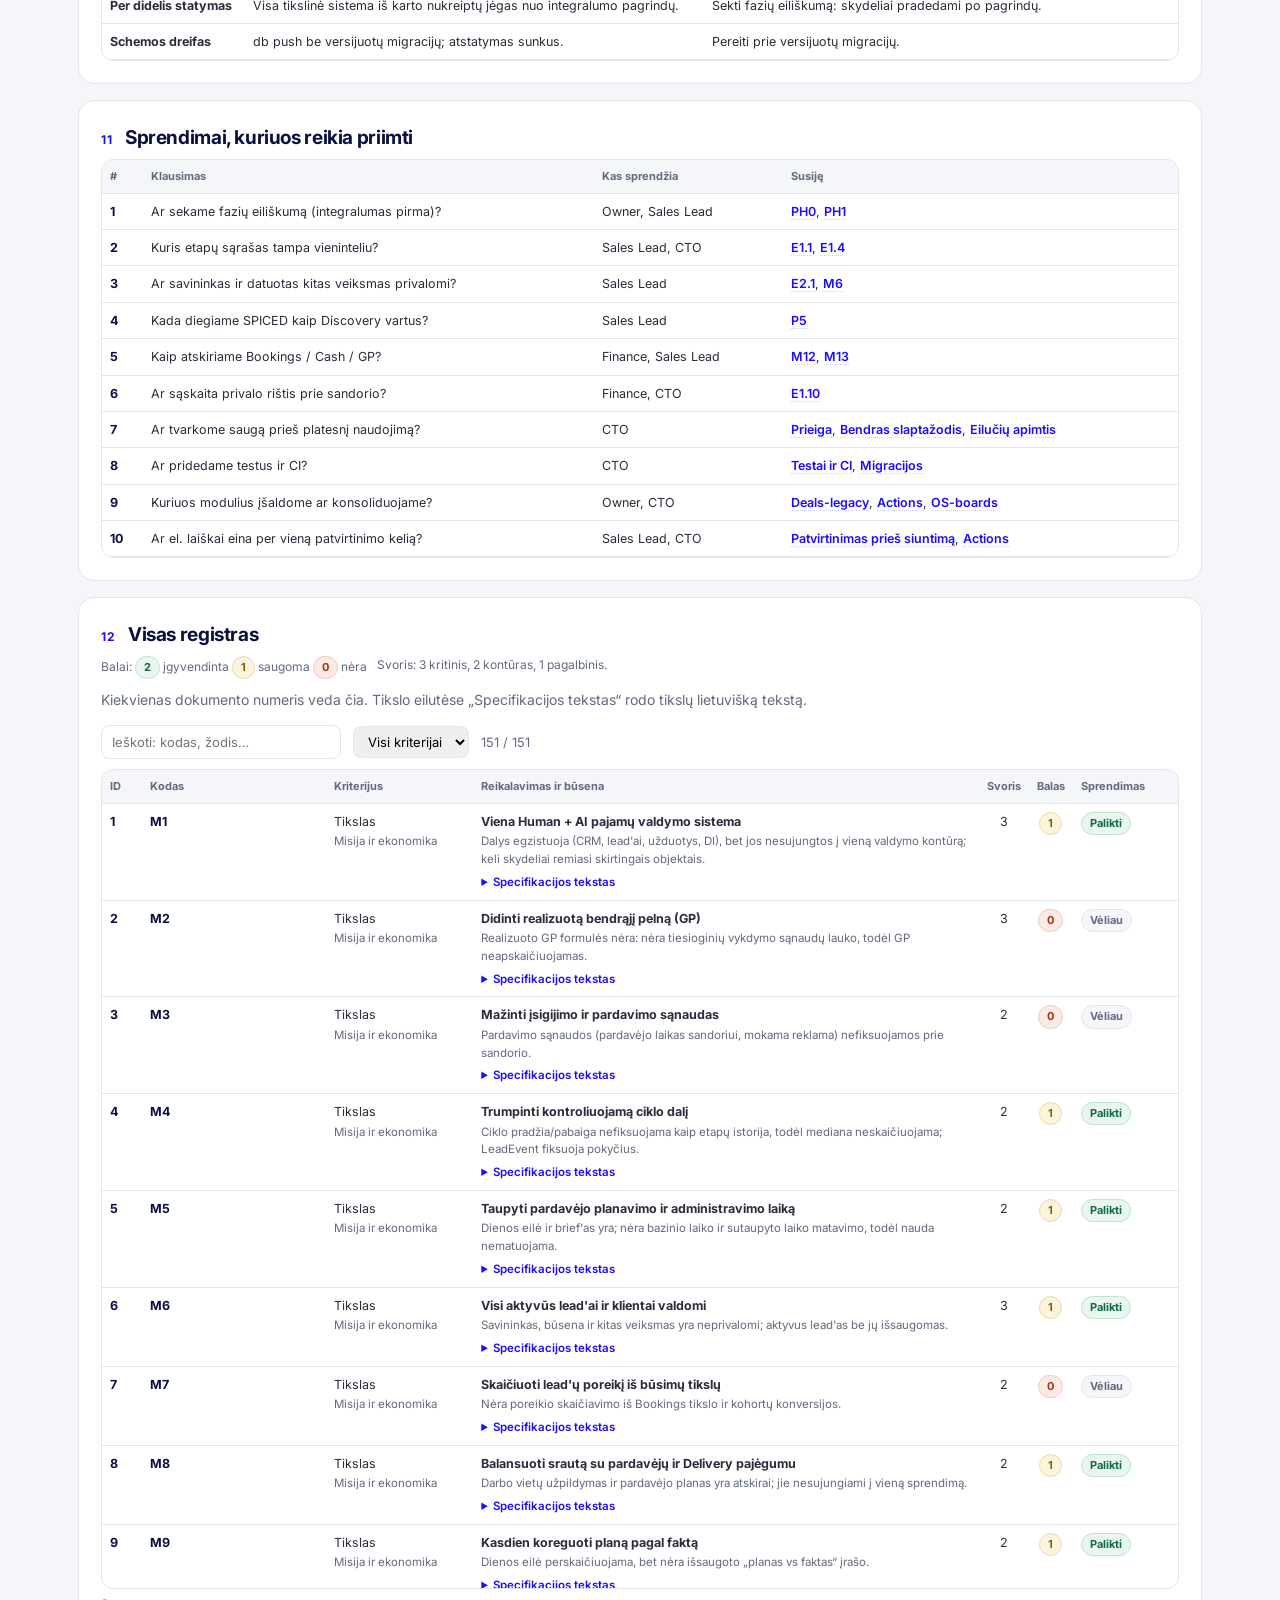
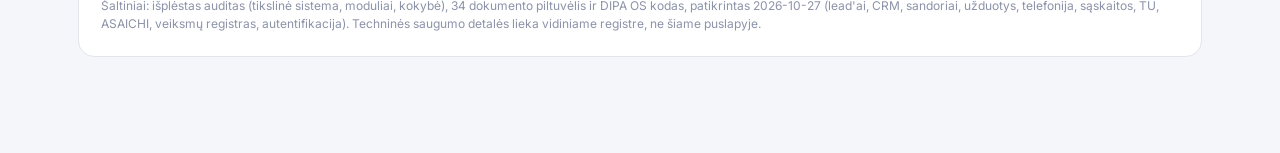
<file: v7-code-audit/index.html>
<!DOCTYPE html>
<html lang="lt">
<head>
<meta charset="utf-8" />
<meta name="robots" content="noindex,nofollow" />
<meta name="viewport" content="width=device-width, initial-scale=1" />
<title>DIPA OS auditas: tikslinė sistema, moduliai ir kokybė</title>
<link href="https://fonts.googleapis.com/css2?family=Inter:wght@400;500;600;700;800&display=swap" rel="stylesheet">
<style>
:root{--ink:#0A1140;--text:#2A2D3A;--muted:#626A80;--faint:#8C93A8;--line:#E3E5EC;--wash:#F5F6F9;--card:#fff;
--brand:#1C0BFF;--brand-bg:#EEF0FF;--brand-line:#CDD2FF;--green:#146C43;--green-bg:#E8F6EE;--green-line:#BFE3CE;
--amber:#8A5A00;--amber-bg:#FBF3DC;--amber-line:#EBD9A6;--red:#A3341A;--red-bg:#FBEAE4;--red-line:#F0C9BC;
--violet:#5B3FB8;--violet-bg:#F1EDFC;--violet-line:#D6CCF4}
*{box-sizing:border-box}
body{margin:0;background:var(--wash);color:var(--text);font:14px/1.55 Inter,system-ui,sans-serif}
.langwrap{max-width:1180px;margin:0 auto;padding:24px 28px 0}
.langbar{display:flex;gap:8px}
.langbar button{font:inherit;font-size:13px;font-weight:600;border-radius:999px;border:1px solid var(--line);background:var(--card);color:var(--ink);padding:6px 14px;cursor:pointer}
.langbar button[aria-pressed="true"]{background:var(--brand);color:#fff;border-color:var(--brand)}
[hidden]{display:none!important}
.page{margin:0 auto;max-width:1180px;padding:20px 28px 80px}
.kicker{margin:0 0 6px;font-size:11px;font-weight:700;letter-spacing:.16em;text-transform:uppercase;color:var(--brand)}
h1{margin:0 0 8px;font-size:31px;letter-spacing:-.03em;color:var(--ink);line-height:1.15}
h2{margin:0;font-size:19px;letter-spacing:-.02em;color:var(--ink)}
h3{margin:0 0 6px;font-size:15px;color:var(--ink)}
.lede{margin:0 0 14px;max-width:880px;font-size:15.5px;color:var(--muted)}
.banner{background:var(--brand-bg);border:1px solid var(--brand-line);border-radius:12px;padding:11px 14px;margin:0 0 16px;color:var(--ink)}
nav.toc{display:flex;flex-wrap:wrap;gap:6px;margin:0 0 18px}
nav.toc a{border:1px solid var(--line);background:var(--card);border-radius:999px;padding:5px 10px;font-size:12px;font-weight:600;color:var(--ink);text-decoration:none}
.sec{background:var(--card);border:1px solid var(--line);border-radius:16px;padding:22px;margin:0 0 16px}
.sec-h{display:flex;align-items:baseline;gap:12px;margin:0 0 6px}
.sec-n{font-size:12px;font-weight:700;color:var(--brand);letter-spacing:.08em}
.sec-q{margin:0 0 14px;color:var(--muted)}
.cards{display:grid;grid-template-columns:repeat(4,1fr);gap:10px;margin:0 0 16px}
.vcard{border-radius:16px;padding:15px;border:1px solid var(--line)}
.vcard .tag{font-size:11px;font-weight:700;letter-spacing:.12em;text-transform:uppercase}
.vcard h2{margin:4px 0 6px;font-size:16px;line-height:1.3}
.vcard p{margin:0;font-size:13px}
.c-amber{background:var(--amber-bg);border-color:var(--amber-line)}.c-amber .tag{color:var(--amber)}
.c-violet{background:var(--violet-bg);border-color:var(--violet-line)}.c-violet .tag{color:var(--violet)}
.c-green{background:var(--green-bg);border-color:var(--green-line)}.c-green .tag{color:var(--green)}
.c-blue{background:var(--brand-bg);border-color:var(--brand-line)}.c-blue .tag{color:var(--brand)}
.bars{display:flex;flex-direction:column;gap:7px}
.bar{display:grid;grid-template-columns:260px 1fr 92px;gap:8px;align-items:center;font-size:12.5px}
.bar i{display:block;height:10px;border-radius:5px;background:var(--line);position:relative;overflow:hidden}
.bar i::after{content:"";position:absolute;inset:0 auto 0 0;width:var(--w);border-radius:5px;background:var(--c,var(--brand))}
.stack{display:flex;height:22px;border-radius:8px;overflow:hidden;border:1px solid var(--line);margin:6px 0 8px}
.stack span{display:flex;align-items:center;justify-content:center;color:#fff;font-size:11px;font-weight:700;white-space:nowrap}
.pill{display:inline-flex;border-radius:999px;padding:2px 8px;font-size:11px;font-weight:700;border:1px solid transparent;white-space:nowrap}
.p-ok{background:var(--green-bg);color:var(--green);border-color:var(--green-line)}
.p-sys{background:var(--brand-bg);color:var(--brand);border-color:var(--brand-line)}
.p-mute{background:var(--wash);color:var(--muted);border-color:var(--line)}
.p-part{background:var(--amber-bg);color:var(--amber);border-color:var(--amber-line)}
.p-vo{background:var(--violet-bg);color:var(--violet);border-color:var(--violet-line)}
.p-bad{background:var(--red-bg);color:var(--red);border-color:var(--red-line)}
.two{display:grid;grid-template-columns:1fr 1fr;gap:12px}
.three{display:grid;grid-template-columns:1fr 1fr 1fr;gap:12px}
.box{border:1px solid var(--line);border-radius:14px;padding:14px;background:var(--wash)}
.box.pick{border:2px solid var(--green-line);background:var(--green-bg)}
.box ul{margin:6px 0 0;padding-left:18px}.box li{margin:3px 0}
.score{font-size:22px;font-weight:700;color:var(--ink);margin:2px 0 6px}
.loop{display:grid;grid-template-columns:repeat(4,1fr);gap:8px;counter-reset:st}
.loop .st{position:relative;border:1px solid var(--line);border-radius:12px;padding:10px 10px 10px 40px;background:var(--wash);min-height:84px}
.loop .st::before{counter-increment:st;content:counter(st);position:absolute;left:10px;top:10px;width:22px;height:22px;border-radius:7px;background:var(--ink);color:#fff;font-size:12px;font-weight:700;display:flex;align-items:center;justify-content:center}
.loop .st b{display:block;color:var(--ink)}
.loop .gate{border-top:4px solid var(--red);background:var(--red-bg)}
.loop .rule{border-top:4px solid var(--brand);background:var(--brand-bg)}
.loop .ai{border-top:4px solid var(--violet);background:var(--violet-bg)}
.loop .human{border-top:4px solid var(--green);background:var(--green-bg)}
.find{display:grid;grid-template-columns:48px 1fr;gap:10px;border:1px solid var(--line);border-radius:12px;padding:12px;margin:0 0 8px}
.find i{font-style:normal;width:48px;height:30px;border-radius:9px;background:var(--red-bg);color:var(--red);font-weight:800;display:flex;align-items:center;justify-content:center;border:1px solid var(--red-line);font-size:12px}
.find.op i{background:var(--brand-bg);color:var(--brand);border-color:var(--brand-line)}
.find b{color:var(--ink)}
.find .ev{margin-top:4px;font-size:12px;color:var(--muted)}
.opinion{border-left:4px solid var(--brand);background:var(--brand-bg);border-radius:0 12px 12px 0;padding:12px 16px;margin:0 0 14px;color:var(--ink)}
table.bt{width:100%;border-collapse:collapse;font-size:12.5px}
table.bt th{text-align:left;font-size:11px;color:var(--muted);padding:8px;border-bottom:1px solid var(--line);background:var(--wash);position:sticky;top:0;z-index:1}
table.bt td{padding:8px;border-bottom:1px solid var(--line);vertical-align:top}
td.id{font-weight:700;color:var(--ink);white-space:nowrap}
.sub{color:var(--muted);font-size:11.5px;margin-top:2px}
.wrap{overflow:auto;max-height:820px;border:1px solid var(--line);border-radius:12px}
.legend{display:flex;flex-wrap:wrap;gap:10px;font-size:12px;color:var(--muted);margin:0 0 10px}
.road{display:grid;grid-template-columns:repeat(6,1fr);gap:8px}
.road .rs{border:1px solid var(--line);border-radius:12px;padding:10px;background:var(--wash);font-size:12.5px}
.road .rs .n{font-size:11px;font-weight:700;color:var(--brand)}
.road .rs b{display:block;color:var(--ink);margin:2px 0 4px}
.road .rs .gt{margin-top:6px;font-size:11.5px;color:var(--red)}
.road .now{border:2px solid var(--green-line);background:var(--green-bg)}
.chips{display:flex;flex-wrap:wrap;gap:6px}
.chip{border:1px solid var(--line);background:var(--wash);color:var(--ink);border-radius:8px;padding:3px 8px;font-size:12px;font-weight:600;text-decoration:none}
a.rq{position:relative;color:var(--brand);font-weight:600;text-decoration:none;border-bottom:1px dotted var(--brand-line)}
a.rq:hover::after{content:attr(data-tip);position:absolute;left:0;bottom:calc(100% + 6px);z-index:20;width:max-content;max-width:340px;white-space:normal;background:var(--ink);color:#fff;font-size:12px;font-weight:500;line-height:1.4;padding:6px 9px;border-radius:8px;box-shadow:0 6px 18px rgba(10,17,64,.25)}
table.rt tr:target td{background:#FFF7D6}
table.rt tr{scroll-margin-top:48px}
details.orig{margin-top:5px;font-size:11.5px}
details.orig summary{cursor:pointer;color:var(--brand);font-weight:600}
details.orig div{margin-top:4px;color:var(--text)}
.tools{display:flex;gap:12px;align-items:center;flex-wrap:wrap;margin:0 0 10px;font-size:13px}
.tools input[type=search]{font:inherit;border:1px solid var(--line);border-radius:8px;padding:6px 10px;min-width:240px}
.tools select{font:inherit;border:1px solid var(--line);border-radius:8px;padding:6px 10px}
.tools .cnt{color:var(--muted)}
footer{font-size:12px;color:var(--faint);margin-top:8px}
.docnav{display:flex;flex-wrap:wrap;gap:6px;margin:0 0 14px;padding:4px;border:1px solid var(--line);border-radius:12px;background:var(--card);width:max-content;max-width:100%}
.docnav a{font-size:12.5px;font-weight:600;color:var(--ink);text-decoration:none;padding:6px 12px;border-radius:9px}
.docnav a.on{background:var(--ink);color:#fff}
.docnav a:not(.on):hover{background:var(--wash)}
.fnhead,.fnrow{display:grid;grid-template-columns:1fr 104px 1fr;gap:10px}
.fnhead{margin:0 0 8px}
.fnhead div{border-radius:10px;padding:8px 12px;font-size:12px;font-weight:700;letter-spacing:.06em;text-transform:uppercase}
.fnhead .hc{background:var(--wash);color:var(--muted);border:1px solid var(--line)}
.fnhead .hi{background:var(--brand-bg);color:var(--brand);border:1px solid var(--brand-line)}
.fnrow{position:relative;margin:0 0 26px}
.fnrow:last-of-type{margin-bottom:12px}
.fnrow:not(:last-of-type) .fn::after{content:"";position:absolute;left:50%;bottom:-22px;width:2px;height:18px;background:var(--line);transform:translateX(-50%)}
.fnrow:not(:last-of-type) .fn::before{content:"";position:absolute;left:50%;bottom:-24px;transform:translateX(-50%);border:5px solid transparent;border-top-color:var(--faint)}
.fn{position:relative;border:1px solid var(--line);border-radius:12px;padding:10px 12px;font-size:12.5px;background:var(--card)}
.fn.cur{background:var(--wash)}
.fn.cur.ok{border-left:5px solid var(--green)}.fn.cur.part{border-left:5px solid #C9961F}.fn.cur.gap{border-left:5px solid var(--red);background:var(--red-bg)}
.fn.ideal{border-left:5px solid var(--brand)}
.fn .fh{display:flex;gap:8px;align-items:center;font-weight:700;color:var(--ink);font-size:13.5px;margin:0 0 4px}
.fn .n{width:22px;height:22px;border-radius:7px;background:var(--ink);color:#fff;font-size:11px;display:flex;align-items:center;justify-content:center;flex:none}
.fn.ideal .n{background:var(--brand)}
.fn .fh .lv{margin-left:auto}
.fn .ln{margin:3px 0 0}.fn .k{color:var(--muted);font-weight:600}
.fn .tg{display:flex;flex-wrap:wrap;gap:4px;margin:0 0 4px}
.fn .tg span{font-size:11px;border:1px solid var(--line);background:var(--card);border-radius:6px;padding:1px 6px;color:var(--text)}
.fn .std{margin-top:5px;font-size:11px;color:var(--violet);font-weight:600}
.fnmid{display:flex;align-items:center;justify-content:center;position:relative}
.fnmid::before{content:"";position:absolute;left:0;right:0;top:50%;border-top:2px dashed var(--line)}
.fnmid span{position:relative;z-index:1}
.lv0{background:var(--red-bg);color:var(--red);border-color:var(--red-line)}
.lv1{background:var(--amber-bg);color:var(--amber);border-color:var(--amber-line)}
.lv2{background:var(--violet-bg);color:var(--violet);border-color:var(--violet-line)}
.lv3{background:var(--green-bg);color:var(--green);border-color:var(--green-line)}
.fnlost{display:grid;grid-template-columns:1fr 104px 1fr;gap:10px;margin:4px 0 0}
.fnlost .fn{border-style:dashed}
.auto{display:grid;grid-template-columns:repeat(4,1fr);gap:8px;margin:8px 0 0}
.auto .box{font-size:12.5px}
@media(max-width:960px){.cards,.two,.three,.loop,.road,.auto{grid-template-columns:1fr}.bar{grid-template-columns:1fr}
.fnhead,.fnrow,.fnlost{grid-template-columns:1fr}.fnmid::before{display:none}.fnrow:not(:last-of-type) .fn.cur::after,.fnrow:not(:last-of-type) .fn.cur::before{display:none}}
@media print{body{background:#fff}.wrap{max-height:none}.langwrap{display:none}*{print-color-adjust:exact}}
</style>
</head>
<body>
<div class="langwrap">
  <div class="langbar" role="group" aria-label="Language">
    <button type="button" id="show-lt" aria-pressed="true">Lietuvių</button>
    <button type="button" id="show-en" aria-pressed="false">English</button>
  </div>
</div>
<div id="view-lt"><div class="page">
<nav class="docnav"><a class="on" href="../v7-code-audit/">37 · Auditas</a><a href="../development-plan/">40 · Tobulinimo planas</a><a href="../process-uml/">41 · Proceso UML</a></nav>
<p class="kicker">DIPA · 2026-10-27 · Visos sistemos auditas</p>
<h1>DIPA OS auditas: ar tai jau viena pajamų operacinė sistema?</h1>
<p class="lede">Tai antroji audito versija. Pirmoji vertino 26 kontrolės mechanizmus. Auditas buvo išplėstas, ir ta pirmoji specifikacija nebėra pagrindinis šaltinis. Dabar visa sistema vertinama trimis kriterijais: tikslinė sistema (valdymo reikalavimai), faktiniai programos moduliai ir sistemos kokybė (ISO/IEC 25010, operacijos ir DI valdysena). Visi ankstesni faktai iš naujo patikrinti kode ir perverti svoriais.</p>
<div class="banner">Dokumentas vertina programinės įrangos kontrolę, o ne komercinius rezultatus. Balai yra kodo skaitymas 2026-10-27, netikrinti su realiais verslo duomenimis. Saugumo dalis rašoma bendrai, be maršrutų, failų ar aplinkos kintamųjų pavadinimų; techninės detalės lieka vidiniame registre.</div>
<nav class="toc"><a href="#lt-summary">Santrauka</a><a href="#lt-method">Metodas</a><a href="#lt-today">Kas yra šiandien</a><a href="#lt-score">Tikslo įvertis</a><a href="#lt-logic">Ar tikslas logiškas</a><a href="#lt-find">Radiniai</a><a href="#lt-quality">Sistemos kokybė</a><a href="#lt-portfolio">Modulių portfelis</a><a href="#lt-process">Piltuvėlis: dabar ir idealus</a><a href="#lt-road">Etapai</a><a href="#lt-risks">Rizikos</a><a href="#lt-decisions">Sprendimai</a><a href="#lt-table">Visas registras</a></nav>
<section class="sec" id="lt-summary"><div class="cards">
<div class="vcard c-amber"><div class="tag">ATSAKYMAS</div><h2>Dar ne viena OS. Stiprus rinkinys.</h2><p>Pagal tikslinę sistemą padengimas yra 29 % (sverta). Dalys stiprios, bet nesujungtos į vieną valdymo kontūrą su viena būsena ir vienu duomenų kontraktu.</p></div>
<div class="vcard c-blue"><div class="tag">BRANDA</div><h2>Tikslas 30 % · moduliai 75 % · kokybė 50 %</h2><p>Tikslas: 64/212 žalių balų, 128/440 svertų. Ankstesnis 26 kontrolių balas nepakito: 23/52. Naujas registras griežtesnis, nes skaičiuoja ir prognozės bei KPI punktus.</p></div>
<div class="vcard c-green"><div class="tag">STIPRIAUSIA</div><h2>Moduliai subrendę (apie 75 %)</h2><p>Stabilus identitetas ir dedup, CRM, lead&#x27;ai, telefonija, tyrimas su faktų disciplina ir copilot su žmogaus patvirtinimu — tvirtas pagrindas.</p></div>
<div class="vcard c-violet"><div class="tag">DIDŽIAUSIOS SPRAGOS</div><h2>Viena būsena, savininkas/SLA, pinigai, prognozė, sauga</h2><p>Trūksta vieno etapų sąrašo, privalomo savininko ir SLA, atskirtų pinigų faktų, prognozės snapshot&#x27;ų; saugoje reikia sutvarkyti prieigą ir testus.</p></div>
</div>
<p class="sec-q" style="margin:0">Registre 151 sunumeruoti reikalavimai: 106 tikslinės sistemos, 24 modulių, 21 kokybės. Kiekvienas dokumento numeris veda į registro eilutę; užvedus pelę matyti pavadinimas.</p></section>
<section class="sec" id="lt-method"><div class="sec-h"><span class="sec-n">01</span><h2>Metodas ir ribos</h2></div>
<div class="three">
<div class="box"><h3>Trys kriterijai</h3><ul><li>Tikslinė sistema suskaidyta į atominius valdymo reikalavimus su originaliu lietuvišku tekstu.</li><li>Faktiniai moduliai: ką programa iš tikrųjų turi.</li><li>Sistemos kokybė pagal ISO/IEC 25010, operacijos ir DI valdysena.</li></ul></div>
<div class="box"><h3>Balai ir svoriai</h3><ul><li>0 nėra · 1 galima išsaugoti, bet įrašas priimamas ir be to · 2 išsaugojimas atmetamas arba keliama išimtis.</li><li>Moduliams balas – branda; kokybei – kaip gerai atributas tenkinamas.</li><li>Svoris: 3 pinigai arba lead&#x27;ų integralumas, 2 pardavimo kontūras, 1 pagalbiniai.</li></ul></div>
<div class="box"><h3>Už ribų</h3><ul><li>Duomenų bazės pilnumas; dauguma komercinių įrašų neįvesti.</li><li>Bet kuri konversija, laimėjimo dalis, pinigų suma ar prognozės paklaida.</li><li>Gyvas phone.systems, Business Central ir Gemini elgesys.</li></ul></div>
</div></section>
<section class="sec" id="lt-today"><div class="sec-h"><span class="sec-n">02</span><h2>Kas yra DIPA OS šiandien</h2></div>
<p class="sec-q">Programa yra plati pardavimo platforma: 69 duomenų modeliai, apie 200 API maršrutų ir keli DI iškvietimų keliai. Žemiau – moduliai sugrupuoti pagal vertę tikslinei sistemai.</p>
<div class="two">
<div class="box"><h3>Pardavimo branduolys</h3><div class="chips"><a class="chip" href="#lt-r201">Leads</a><a class="chip" href="#lt-r202">CRM</a><a class="chip" href="#lt-r205">Telephony</a><a class="chip" href="#lt-r206">CallQA</a><a class="chip" href="#lt-r208">Research</a><a class="chip" href="#lt-r210">TU</a><a class="chip" href="#lt-r215">Copilot</a></div></div>
<div class="box"><h3>Pinigai ir darbas</h3><div class="chips"><a class="chip" href="#lt-r213">Invoices</a><a class="chip" href="#lt-r204">Tasks</a><a class="chip" href="#lt-r223">Notifications</a><a class="chip" href="#lt-r214">Workshops</a><a class="chip" href="#lt-r207">Recordings</a></div></div>
<div class="box"><h3>Paklausa ir žinios</h3><div class="chips"><a class="chip" href="#lt-r209">LeadFinder</a><a class="chip" href="#lt-r211">ASAICHI</a><a class="chip" href="#lt-r212">Advisor</a><a class="chip" href="#lt-r222">Kajabi</a><a class="chip" href="#lt-r221">Monday</a><a class="chip" href="#lt-r217">RAG</a></div></div>
<div class="box"><h3>Platforma (įšaldyti/konsoliduoti)</h3><div class="chips"><a class="chip" href="#lt-r203">Deals-legacy</a><a class="chip" href="#lt-r216">Actions</a><a class="chip" href="#lt-r224">OS-boards</a><a class="chip" href="#lt-r218">Agents</a><a class="chip" href="#lt-r219">Automations</a><a class="chip" href="#lt-r220">Activity</a></div></div>
</div>
<p class="sec-q" style="margin-top:12px">Pastaba: keli objektai dubliuojasi (senieji sandoriai ir CRM sandoriai, trys etapų sąrašai, du užduočių keliai, keturi skydeliai). Tai aptariama radiniuose ir kokybės dalyje.</p></section>
<section class="sec" id="lt-score"><div class="sec-h"><span class="sec-n">03</span><h2>Tikslinės sistemos įvertis</h2></div>
<p class="sec-q">106 tikslinės sistemos reikalavimų. Žalias balas 64/212 (30 %). Svertas balas 128/440 (29 %), nes pinigų ir integralumo punktai sveriami 3. Ankstesnis 26 kontrolių balas (23/52, 44 %) iš naujo patikrintas ir nepakito.</p>
<h3>Padengimas pagal bloką (žali balai)</h3><div class="bars">
<div class="bar"><span>Misija ir ekonomika</span><i style="--w:32.1%;--c:var(--red)"></i><b>9 / 28</b></div>
<div class="bar"><span>Principai</span><i style="--w:25.0%;--c:var(--red)"></i><b>4 / 16</b></div>
<div class="bar"><span>Skydelis 1: savininkas</span><i style="--w:30.0%;--c:var(--red)"></i><b>3 / 10</b></div>
<div class="bar"><span>Skydelis 2: srautas ir pajėgumas</span><i style="--w:16.7%;--c:var(--red)"></i><b>3 / 18</b></div>
<div class="bar"><span>Skydelis 3: pardavėjo diena</span><i style="--w:40.0%;--c:var(--amber)"></i><b>8 / 20</b></div>
<div class="bar"><span>Variklis 1: duomenų sluoksnis</span><i style="--w:40.0%;--c:var(--amber)"></i><b>8 / 20</b></div>
<div class="bar"><span>Variklis 2: integralumas</span><i style="--w:30.0%;--c:var(--red)"></i><b>3 / 10</b></div>
<div class="bar"><span>Variklis 3: paklausa ir pajėgumas</span><i style="--w:21.4%;--c:var(--red)"></i><b>3 / 14</b></div>
<div class="bar"><span>Variklis 4: AI dienos planas</span><i style="--w:44.4%;--c:var(--amber)"></i><b>8 / 18</b></div>
<div class="bar"><span>Variklis 5: prognozė</span><i style="--w:16.7%;--c:var(--red)"></i><b>2 / 12</b></div>
<div class="bar"><span>KPI kontraktas</span><i style="--w:12.5%;--c:var(--red)"></i><b>1 / 8</b></div>
<div class="bar"><span>Ritmas ir rolės</span><i style="--w:37.5%;--c:var(--amber)"></i><b>3 / 8</b></div>
<div class="bar"><span>Fazės</span><i style="--w:50.0%;--c:var(--amber)"></i><b>3 / 6</b></div>
<div class="bar"><span>Priėmimo testai</span><i style="--w:11.1%;--c:var(--red)"></i><b>2 / 18</b></div>
<div class="bar"><span>Go / No-Go</span><i style="--w:66.7%;--c:var(--green)"></i><b>4 / 6</b></div>
</div>
<div class="two" style="margin-top:14px">
<div class="box"><h3>Kur jau veikia (balas 2)</h3><p class="sec-q" style="margin:0 0 6px">Įgyvendinti ir priverstiniai punktai:</p><div class="chips"><a class="chip" href="#lt-r49">E1.3</a><a class="chip" href="#lt-r54">E1.8</a><a class="chip" href="#lt-r71">E4.4</a><a class="chip" href="#lt-r72">E4.5</a><a class="chip" href="#lt-r106">GN3</a></div></div>
<div class="box"><h3>Didžiausias svoris, balas 0</h3><p class="sec-q" style="margin:0 0 6px">Kritiniai (svoris 3) punktai, kurių visai nėra:</p><div class="chips"><a class="chip" href="#lt-r2">M2</a><a class="chip" href="#lt-r12">M12</a><a class="chip" href="#lt-r13">M13</a><a class="chip" href="#lt-r47">E1.1</a><a class="chip" href="#lt-r52">E1.6</a><a class="chip" href="#lt-r56">E1.10</a><a class="chip" href="#lt-r60">E2.4</a><a class="chip" href="#lt-r61">E2.5</a><a class="chip" href="#lt-r67">E3.6</a><a class="chip" href="#lt-r68">E3.7</a><a class="chip" href="#lt-r83">E5.7</a><a class="chip" href="#lt-r96">T2</a><a class="chip" href="#lt-r100">T6</a><a class="chip" href="#lt-r102">T8</a></div></div>
</div></section>
<section class="sec" id="lt-logic"><div class="sec-h"><span class="sec-n">04</span><h2>Ar pati tikslinė sistema logiška? Mūsų nuomonė</h2></div>
<div class="opinion">Tikslinė sistema remiasi gera valdymo logika: vienas ekonominis rezultatas, vienas duomenų sluoksnis, nė vieno prarasto lead'o, paklausa pagal pajėgumą, žmogus ties rizikinga vieta. Pirminės specifikacijos savęs vertinimas 9,4/10 buvo apie dokumentą, ir mes jo iš naujo nevertiname. Kelios vietos verčia sistemą kurti anksčiau, nei atsiras duomenys. Didžiausia rizika – per didelis statymas iš karto.</div>
<div class="find op"><i>O1</i><div><b>Per daug rodiklių ir skydelių prieš atsirandant eilutėms.</b> Pilnas KPI kontraktas ir trys skydeliai reikalauja faktų, kurių sistema dar nerenka. Eiliškumas jau aprašytas: pirmiausia integralumas ir pajėgumas, tik tada skydeliai.<div class="ev">Remiasi: <a class="rq" href="#lt-r84" data-tip="K1 · KPI kontraktas: skaitiklis, kohorta, šaltinis, versija">K1</a>, <a class="rq" href="#lt-r85" data-tip="K2 · Pagrindinių KPI formulės">K2</a>, <a class="rq" href="#lt-r47" data-tip="E1.1 · Visi skydeliai remiasi tais pačiais duomenimis">E1.1</a></div></div></div>
<div class="find op"><i>O2</i><div><b>WAPE, top-down prognozė ir „required leads“ – per anksti.</b> Šie punktai prasmingi tik turint brandžias kohortas ir ciklo medianą. Kol jų nėra, poreikis turi likti Unknown, ne nulis.<div class="ev">Remiasi: <a class="rq" href="#lt-r82" data-tip="E5.6 · Kokybė: Abs Error, Bias, WAPE, Commit realizacija, slydimas">E5.6</a>, <a class="rq" href="#lt-r79" data-tip="E5.2 · Bottom-up + top-down lygiai">E5.2</a>, <a class="rq" href="#lt-r63" data-tip="E3.2 · Poreikis iš kohortų konversijų ir lead→Won laiko">E3.2</a></div></div></div>
<div class="find op"><i>O3</i><div><b>Contract ir Estimate objektai dubliuoja sandorį.</b> Minimalių objektų sąraše yra ir Contract, ir Estimate, ir sandoris. Trys atskiri pinigų ir pasiūlymo objektai kartotų tą patį; juos reikėtų sujungti.<div class="ev">Remiasi: <a class="rq" href="#lt-r48" data-tip="E1.2 · Minimalūs objektai (Account...Forecast Snapshot)">E1.2</a></div></div></div>
<div class="find op"><i>O4</i><div><b>Pagrindinis rodiklis teisingas, bet kol kas nepastatomas.</b> Commercial Contribution yra tinkamas tikslas, bet reikalauja realizuoto GP ir pardavimo sąnaudų, kurių nėra. Kol jų nėra, rodiklis turi būti Unknown.<div class="ev">Remiasi: <a class="rq" href="#lt-r12" data-tip="M12 · Commercial Contribution = Realized GP − pardavimo sąnaudos">M12</a>, <a class="rq" href="#lt-r13" data-tip="M13 · Atskirti Bookings / Cash / Realized GP, nedubliuoti">M13</a>, <a class="rq" href="#lt-r2" data-tip="M2 · Didinti realizuotą bendrąjį pelną (GP)">M2</a></div></div></div>
<div class="find op"><i>O5</i><div><b>Stipriausia vieta – jos pačios eiliškumas.</b> 1 fazė (lead&#x27;ų integralumas ir pajėgumas) yra tiksliai tai, ko DIPA OS trūksta labiausiai. Šį eiliškumą ir reikia sekti: integralumas pirma, prognozė ir DI skydeliai vėliau.<div class="ev">Remiasi: <a class="rq" href="#lt-r93" data-tip="PH1 · Fazė 1: Lead Integrity + Capacity">PH1</a>, <a class="rq" href="#lt-r92" data-tip="PH0 · Fazė 0: duomenų ir proceso patikra">PH0</a></div></div></div>
<div class="find op"><i>O6</i><div><b>Tikslinė sistema pritaikyta mažai komandai.</b> Tikslas – mažiau savininko darbo ir daugiau pelno. Kiekvienas naujas skydelis ar agentas turi tarnauti šiam tikslui.<div class="ev">Remiasi: <a class="rq" href="#lt-r11" data-tip="M11 · Mažinti savininko dalyvavimą operacijose">M11</a>, <a class="rq" href="#lt-r14" data-tip="M14 · Nevertinti sėkmės vien pagal skambučius ar sutartis">M14</a></div></div></div>
</section>
<section class="sec" id="lt-find"><div class="sec-h"><span class="sec-n">05</span><h2>Radiniai apie DIPA OS</h2></div>
<p class="sec-q">Pirmieji vienuolika – ankstesnio audito radiniai, patikrinti iš naujo (nepakito). F12–F15 – nauji, atsiradę peržiūrėjus visą sistemą.</p>
<div class="find"><i>F1</i><div><b>Trys etapų kalbos vienam pardavimui.</b> Lead&#x27;o, sandorio ir metodikos sąrašai galioja vienu metu, todėl į klausimą „kuriame etape?“ nėra vieno atsakymo. Reikia vieno etapų sąrašo, į kurį remiasi visi.<div class="ev">Įrodymai: <a class="rq" href="#lt-r47" data-tip="E1.1 · Visi skydeliai remiasi tais pačiais duomenimis">E1.1</a>, <a class="rq" href="#lt-r50" data-tip="E1.4 · Vienas atsakingas šaltinis kiekvienam laukui">E1.4</a>, <a class="rq" href="#lt-r56" data-tip="E1.10 · Prie šaltinių neatitikimo – sukurti neatitikimo įrašą">E1.10</a></div></div></div>
<div class="find"><i>F2</i><div><b>Savininkas, būsena ir kitas veiksmas – neprivalomi.</b> Aktyvus lead&#x27;as išsaugomas be savininko, būsenos ir datuoto kito veiksmo. Tai pažeidžia integralumo taisyklę ir neišlaiko priėmimo testo 2.<div class="ev">Įrodymai: <a class="rq" href="#lt-r6" data-tip="M6 · Visi aktyvūs lead&#x27;ai ir klientai valdomi">M6</a>, <a class="rq" href="#lt-r57" data-tip="E2.1 · Kiekvienas aktyvus įrašas: ID, savininkas, būsena, kitas veiksmas, istorija">E2.1</a>, <a class="rq" href="#lt-r96" data-tip="T2 · Testas 2: lead nepraradimas">T2</a></div></div></div>
<div class="find"><i>F3</i><div><b>Deduplikacija be neatitikimo įrašo.</b> Dedup kiekviename objekte stiprus, bet kai du šaltiniai nesutampa, sistema renkasi tyliai, o ne sukuria neatitikimo įrašą.<div class="ev">Įrodymai: <a class="rq" href="#lt-r54" data-tip="E1.8 · Automatinė deduplikacija arba dublikato išimtis">E1.8</a>, <a class="rq" href="#lt-r56" data-tip="E1.10 · Prie šaltinių neatitikimo – sukurti neatitikimo įrašą">E1.10</a>, <a class="rq" href="#lt-r95" data-tip="T1 · Testas 1: duomenų integralumas (dublikatai)">T1</a></div></div></div>
<div class="find"><i>F4</i><div><b>Integralumo darbai dengia sandorį, ne lead&#x27;ą.</b> 21 d. užstrigęs sandoris kelia užduotį; lead&#x27;o lygio išimties ir SLA laikrodžio nėra. Pirmas pavojus turi būti ant lead&#x27;o.<div class="ev">Įrodymai: <a class="rq" href="#lt-r58" data-tip="E2.2 · Kritinės išimtys (10 tipų)">E2.2</a>, <a class="rq" href="#lt-r60" data-tip="E2.4 · Nepriklausomas periodinis šaltinių sutikrinimas">E2.4</a>, <a class="rq" href="#lt-r61" data-tip="E2.5 · Tikslas: nulis neprižiūrimų aktyvių įrašų">E2.5</a></div></div></div>
<div class="find"><i>F5</i><div><b>Pinigus galima saugoti, bet ne atskirti.</b> Bookings, Cash ir Realized GP nėra atskiri susieti faktai; nėra tiesioginių sąnaudų, todėl GP neapskaičiuojamas.<div class="ev">Įrodymai: <a class="rq" href="#lt-r12" data-tip="M12 · Commercial Contribution = Realized GP − pardavimo sąnaudos">M12</a>, <a class="rq" href="#lt-r13" data-tip="M13 · Atskirti Bookings / Cash / Realized GP, nedubliuoti">M13</a>, <a class="rq" href="#lt-r83" data-tip="E5.7 · Saugoti savaitinius ir mėnesinius snapshot&#x27;us">E5.7</a></div></div></div>
<div class="find"><i>F6</i><div><b>Prognozė – plano skaičiuoklė, ne valdoma prognozė.</b> Nėra snapshot&#x27;ų ir uždarymo datos istorijos, todėl paklaida nematuojama. Pirmiausia saugoti pirmadienio snapshot&#x27;ą, tik vėliau WAPE.<div class="ev">Įrodymai: <a class="rq" href="#lt-r34" data-tip="D2C.2 · Forecast, Forecast Error ir Bias, Close Date Slippage">D2C.2</a>, <a class="rq" href="#lt-r80" data-tip="E5.3 · Kategorijos Pipeline / Best Case / Commit / Closed Won / Omitted">E5.3</a>, <a class="rq" href="#lt-r83" data-tip="E5.7 · Saugoti savaitinius ir mėnesinius snapshot&#x27;us">E5.7</a></div></div></div>
<div class="find"><i>F7</i><div><b>Pajėgumas ir paklausa – atskiros funkcijos.</b> Sistema aprašo vietas ir pardavėjo planą, bet nepaverčia jų vienu sprendimu; niekas nestabdo naujo srauto, kai eilė pilna.<div class="ev">Įrodymai: <a class="rq" href="#lt-r28" data-tip="D2A.1 · Required Leads pagal būsimą laikotarpį">D2A.1</a>, <a class="rq" href="#lt-r62" data-tip="E3.1 · Marketingo poreikis iš būsimo Bookings/GP tikslo">E3.1</a>, <a class="rq" href="#lt-r67" data-tip="E3.6 · Nedidinti srauto, kurio Sales neapdoros">E3.6</a></div></div></div>
<div class="find"><i>F8</i><div><b>Dienos ciklas – eilė, ne PDCA.</b> Įėjimai yra, bet nėra išsaugoto ryto plano ir privalomos nukrypimo priežasties, todėl „sutaupytas laikas“ nematuojamas.<div class="ev">Įrodymai: <a class="rq" href="#lt-r42" data-tip="D3.6 · Vakaro peržiūra: planas → faktas → priežastis → korekcija">D3.6</a>, <a class="rq" href="#lt-r43" data-tip="D3.7 · Devynios nukrypimo priežastys (uždaras sąrašas)">D3.7</a>, <a class="rq" href="#lt-r99" data-tip="T5 · Testas 5: dienos planas ir faktas">T5</a></div></div></div>
<div class="find"><i>F9</i><div><b>DI tvirta tyrime, laisva ties komerciniu išsaugojimu.</b> Claim disciplina ir copilot patvirtinimas stiprūs; tačiau draudimai (nuolaida, nestandartinis pasiūlymas) yra prompt&#x27;e, ne išsaugojime.<div class="ev">Įrodymai: <a class="rq" href="#lt-r22" data-tip="P8 · NIST AI RMF: Govern, Map, Measure, Manage">P8</a>, <a class="rq" href="#lt-r75" data-tip="E4.10 · AI negali keisti susitikimo, žadėti sąlygų, nuolaidos, siųsti nestandartinio pasiūlymo">E4.10</a>, <a class="rq" href="#lt-r101" data-tip="T7 · Testas 7: žmogaus patvirtinimas">T7</a></div></div></div>
<div class="find"><i>F10</i><div><b>KPI objektas yra susirinkimo lentelė. Tikslinė sistema reikalauja kontrakto.</b> KpiDefinition turi savininką ir tikslą, bet ne skaitiklį, kohortą ar Unknown būseną; skydeliai gali nesutapti.<div class="ev">Įrodymai: <a class="rq" href="#lt-r84" data-tip="K1 · KPI kontraktas: skaitiklis, kohorta, šaltinis, versija">K1</a>, <a class="rq" href="#lt-r85" data-tip="K2 · Pagrindinių KPI formulės">K2</a>, <a class="rq" href="#lt-r87" data-tip="K4 · Būsenos Verified / Estimated / Unknown; Unknown ≠ nulis">K4</a></div></div></div>
<div class="find"><i>F11</i><div><b>Tobulinimo objektas lenkia detektorius.</b> ASAICHI problema su PDCA etapu yra, bet lead&#x27;o integralumo ir pajėgumo sąlygos pačios jos neatidaro.<div class="ev">Įrodymai: <a class="rq" href="#lt-r21" data-tip="P7 · PDCA kasdien + savaitinis apribojimo šalinimas">P7</a>, <a class="rq" href="#lt-r26" data-tip="D1.4 · Valdymo išvada: problema → poveikis → atsakingas → terminas">D1.4</a>, <a class="rq" href="#lt-r61" data-tip="E2.5 · Tikslas: nulis neprižiūrimų aktyvių įrašų">E2.5</a></div></div></div>
<div class="find"><i>F12</i><div><b>Dubliuojantys objektai didina riziką ir priežiūrą.</b> Senieji sandoriai ir CRM sandoriai, du užduočių keliai, keturi skydeliai ir dalis maršrutų, apeinančių veiksmų registrą, kuria dreifą.<div class="ev">Įrodymai: <a class="rq" href="#lt-r203" data-tip="Deals-legacy · Sandoriai (senasis panelis prie lead&#x27;ų)">Deals-legacy</a>, <a class="rq" href="#lt-r204" data-tip="Tasks · Užduotys, kalendorius, Outlook mirror, Mano savaitė">Tasks</a>, <a class="rq" href="#lt-r216" data-tip="Actions · Veiksmų registras + MCP">Actions</a>, <a class="rq" href="#lt-r314" data-tip="Dubliavimas · Dubliuojantys objektai didina priežiūros naštą">Dubliavimas</a></div></div></div>
<div class="find"><i>F13</i><div><b>Saugą reikia sutvirtinti prieš platesnį naudojimą.</b> Dalis maršrutų be rolės patikros, bendro slaptažodžio administratoriaus režimas, visi lead&#x27;ai matomi visiems ir automatinių testų nėra.<div class="ev">Įrodymai: <a class="rq" href="#lt-r301" data-tip="Prieiga · Prieigos kontrolė maršrutų lygyje nevienoda">Prieiga</a>, <a class="rq" href="#lt-r302" data-tip="Bendras slaptažodis · Bendro slaptažodžio režimas suteikia administratoriaus teises">Bendras slaptažodis</a>, <a class="rq" href="#lt-r303" data-tip="Eilučių apimtis · Eilučių (row-level) apimties kontrolės trūksta">Eilučių apimtis</a>, <a class="rq" href="#lt-r312" data-tip="Testai ir CI · Automatinių testų ir CI programai nėra">Testai ir CI</a></div></div></div>
<div class="find"><i>F14</i><div><b>DI patvirtinimas prieš siuntimą nevienodas.</b> Copilot rašymai eina per patvirtinimą, bet el. laiškai iš lead&#x27;ų ir CRM siunčiami tiesiogiai po redagavimo. Reikia vieno kelio.<div class="ev">Įrodymai: <a class="rq" href="#lt-r320" data-tip="Patvirtinimas prieš siuntimą · Žmogaus patvirtinimas prieš siuntimą nevienodas">Patvirtinimas prieš siuntimą</a>, <a class="rq" href="#lt-r216" data-tip="Actions · Veiksmų registras + MCP">Actions</a></div></div></div>
<div class="find"><i>F15</i><div><b>Skydeliai nesiremia vienu duomenų kontraktu.</b> Sales OS, v2, Estimate ir ASAICHI naudoja skirtingus objektus. Tai E1 nesutapimas: skydeliai turi remtis vienu kontraktu.<div class="ev">Įrodymai: <a class="rq" href="#lt-r47" data-tip="E1.1 · Visi skydeliai remiasi tais pačiais duomenimis">E1.1</a>, <a class="rq" href="#lt-r224" data-tip="OS-boards · Sales OS skydeliai (OS, v2, Estimate, Mantas)">OS-boards</a></div></div></div>
</section>
<section class="sec" id="lt-quality"><div class="sec-h"><span class="sec-n">06</span><h2>Sistemos kokybė</h2></div>
<p class="sec-q">ISO/IEC 25010 pjūvis su operacijomis ir DI valdysena. Saugumo radiniai rašomi bendrai — sritys ir skubumas, be maršrutų, failų ar aplinkos pavadinimų. Techninės detalės yra tik vidiniame registre (ne šiame puslapyje).</p>
<div class="bars">
<div class="bar"><span>Sauga ir prieiga</span><i style="--w:20.0%;--c:var(--red)"></i><b>2 / 10</b></div>
<div class="bar"><span>Duomenų apsauga</span><i style="--w:83.3%;--c:var(--green)"></i><b>5 / 6</b></div>
<div class="bar"><span>Patikimumas</span><i style="--w:66.7%;--c:var(--green)"></i><b>4 / 6</b></div>
<div class="bar"><span>Priežiūra ir testai</span><i style="--w:25.0%;--c:var(--red)"></i><b>2 / 8</b></div>
<div class="bar"><span>Operacijos</span><i style="--w:50.0%;--c:var(--amber)"></i><b>3 / 6</b></div>
<div class="bar"><span>DI valdysena</span><i style="--w:83.3%;--c:var(--green)"></i><b>5 / 6</b></div>
</div>
<div class="two" style="margin-top:14px">
<div class="box pick"><h3>Stipru</h3><div class="chips"><a class="chip" href="#lt-r306">GDPR</a><a class="chip" href="#lt-r307">Token šifravimas</a><a class="chip" href="#lt-r309">Idempotentiškumas</a><a class="chip" href="#lt-r317">Diegimas</a><a class="chip" href="#lt-r319">Kilmė</a><a class="chip" href="#lt-r321">Kaštų sekimas</a></div></div>
<div class="box" style="border-color:var(--red-line)"><h3>Skubu taisyti</h3><div class="chips"><a class="chip" href="#lt-r301">Prieiga</a><a class="chip" href="#lt-r302">Bendras slaptažodis</a><a class="chip" href="#lt-r303">Eilučių apimtis</a><a class="chip" href="#lt-r304">Paslapčių higiena</a><a class="chip" href="#lt-r312">Testai ir CI</a></div></div>
</div></section>
<section class="sec" id="lt-portfolio"><div class="sec-h"><span class="sec-n">07</span><h2>Modulių portfelis</h2></div>
<p class="sec-q">24 moduliai, vidutinė branda 75 %. Sprendimas kiekvienam: branduolys, konsoliduoti, įšaldyti ar pašalinti.</p>
<div class="three">
<div class="box pick"><h3>Branduolys – laikyti ir stiprinti</h3><div class="chips"><a class="chip" href="#lt-r201">Leads</a><a class="chip" href="#lt-r202">CRM</a><a class="chip" href="#lt-r205">Telephony</a><a class="chip" href="#lt-r206">CallQA</a><a class="chip" href="#lt-r207">Recordings</a><a class="chip" href="#lt-r208">Research</a><a class="chip" href="#lt-r209">LeadFinder</a><a class="chip" href="#lt-r210">TU</a><a class="chip" href="#lt-r211">ASAICHI</a><a class="chip" href="#lt-r212">Advisor</a><a class="chip" href="#lt-r213">Invoices</a><a class="chip" href="#lt-r214">Workshops</a><a class="chip" href="#lt-r215">Copilot</a><a class="chip" href="#lt-r217">RAG</a><a class="chip" href="#lt-r222">Kajabi</a><a class="chip" href="#lt-r223">Notifications</a></div></div>
<div class="box"><h3>Konsoliduoti – sujungti dubliavimą</h3><div class="chips"><a class="chip" href="#lt-r203">Deals-legacy</a><a class="chip" href="#lt-r204">Tasks</a><a class="chip" href="#lt-r216">Actions</a><a class="chip" href="#lt-r221">Monday</a><a class="chip" href="#lt-r224">OS-boards</a></div></div>
<div class="box"><h3>Įšaldyti – nestiprinti dabar</h3><div class="chips"><a class="chip" href="#lt-r218">Agents</a><a class="chip" href="#lt-r219">Automations</a><a class="chip" href="#lt-r220">Activity</a></div></div>
</div></section>
<section class="sec" id="lt-process"><div class="sec-h"><span class="sec-n">08</span><h2>Pardavimo piltuvėlis: dabar ir idealus</h2></div>
<p class="sec-q">Kairėje – piltuvėlis, kokį šiandien realizuoja kodas. Dešinėje – idealus piltuvėlis, kuris duotų daugiausia vertės ir autonomijos. Jis remiasi tiksline sistema, su Igoriu suderintu piltuvėliu (34 dok.: Sandėlis, prikvalifikacija su AB/CD bankais, kvalifikacinis skambutis, pasiūlymas, sprendimas, Won), ISO 9001 reikalavimais, ISO/IEC 42001 ir NIST AI RMF DI priežiūrai bei geroji praktika: paklausos krioklio etapais (SAL, SQL), SPICED ir Winning by Design „bowtie“ modeliu, kuriame piltuvėlis po Won tęsiasi iki kliento rezultato ir augimo.</p>
<div class="legend"><span class="pill lv0">A0 Žmogus</span><span class="pill lv1">A1 DI siūlo</span><span class="pill lv2">A2 DI ruošia, žmogus tvirtina</span><span class="pill lv3">A3 Sistema vykdo pagal taisyklę</span><span>Autonomijos lygis: kas atlieka etapo pagrindinę kontrolę. A4 (visiška autonomija) sąmoningai nenaudojamas: įsipareigojimus klientui priima žmogus.</span></div>
<div class="legend"><span><b style="color:var(--green)">▌</b> veikia</span><span><b style="color:#C9961F">▌</b> dalinai</span><span><b style="color:var(--red)">▌</b> nėra</span><span class="pill p-ok">Palikti</span><span class="pill p-part">Sutvirtinti</span><span class="pill p-bad">Naujas etapas</span><span class="pill p-sys">Atskirti</span></div>
<div class="fnhead"><div class="hc">Dabar · kodas 2026-10-27</div><div></div><div class="hi">Idealus · tikslinė sistema, ISO, geroji praktika</div></div>
<div class="fnrow">
<div class="fn cur ok"><div class="fh"><span class="n">1</span><span>Užklausa</span><span class="pill lv3 lv">A3</span></div><div class="tg"><span>Lead šaltinis</span><span>Kajabi</span><span>svetainė</span><span>Lead Finder</span></div>Užklausos ateina automatiškai iš formų, importų ir skambučių. Temperatūra (šiltas, šaltas) žymima ranka.</div>
<div class="fnmid"><span class="pill p-ok">Palikti</span></div>
<div class="fn ideal"><div class="fh"><span class="n">1</span><span>Užklausa</span><span class="pill lv3 lv">A3</span></div><div class="ln"><span class="k">Išėjimo sąlyga:</span> Šaltinis ir kanalas užfiksuoti; šilti ir šalti srautai skaičiuojami atskirai.</div><div class="ln"><span class="k">Savininkas:</span> Marketingas, virtualus operatorius</div><div class="ln"><span class="k">DI ir sistema:</span> Virtualus operatorius atsiliepia ir suderina laiką; sistema pati žymi šaltinį ir temperatūrą.</div><div class="std">ISO 9001 8.2.1 · ISO 18295-1 · <a class="rq" href="#lt-r222" data-tip="Kajabi · Kajabi formų / kontaktų priėmimas">Kajabi</a>, <a class="rq" href="#lt-r29" data-tip="D2A.2 · Faktiniai lead&#x27;ai, SAL, Cost per SAL, konversijos pagal šaltinį">D2A.2</a>, <a class="rq" href="#lt-r18" data-tip="P4 · RevOps: marketingo KPI susieti su vėlesniais rezultatais">P4</a></div></div>
</div>
<div class="fnrow">
<div class="fn cur part"><div class="fh"><span class="n">2</span><span>Vartai</span><span class="pill lv2 lv">A2</span></div><div class="tg"><span>nėra etapo</span></div>Atskirų vartų nėra. Dublikatai šalinami, bet ne pardavimo klausimai (testai, kurso klausimai) patenka į tą patį srautą.</div>
<div class="fnmid"><span class="pill p-bad">Naujas etapas</span></div>
<div class="fn ideal"><div class="fh"><span class="n">2</span><span>Vartai</span><span class="pill lv3 lv">A3</span></div><div class="ln"><span class="k">Išėjimo sąlyga:</span> Dublikatas sujungtas arba sukurtas neatitikimo įrašas; ne pardavimo klausimas nukreiptas aptarnavimui; sutikimas patikrintas.</div><div class="ln"><span class="k">Savininkas:</span> Sistema; išimtis – Sales Lead</div><div class="ln"><span class="k">DI ir sistema:</span> DI klasifikuoja užklausos tipą; neaiškius atvejus atiduoda žmogui.</div><div class="std">ISO 9001 8.5.2 · BDAR 6 str. · <a class="rq" href="#lt-r54" data-tip="E1.8 · Automatinė deduplikacija arba dublikato išimtis">E1.8</a>, <a class="rq" href="#lt-r56" data-tip="E1.10 · Prie šaltinių neatitikimo – sukurti neatitikimo įrašą">E1.10</a>, <a class="rq" href="#lt-r306" data-tip="GDPR · GDPR trynimas ir sutikimas įgyvendinti">GDPR</a></div></div>
</div>
<div class="fnrow">
<div class="fn cur gap"><div class="fh"><span class="n">3</span><span>Sandėlis</span><span class="pill lv1 lv">A1</span></div><div class="tg"><span>Lead sukurtas</span><span>Bendravimas atidėtas</span></div>Lead&#x27;as sukuriamas, bet savininkas, būsena ir kitas veiksmas neprivalomi. „Bendravimas atidėtas“ neturi reaktyvavimo datos.</div>
<div class="fnmid"><span class="pill p-part">Sutvirtinti</span></div>
<div class="fn ideal"><div class="fh"><span class="n">3</span><span>Sandėlis</span><span class="pill lv3 lv">A3</span></div><div class="ln"><span class="k">Išėjimo sąlyga:</span> Kiekvienas įrašas turi savininką arba parkavimo eilę su reaktyvavimo data; be to įrašas laikomas išimtimi.</div><div class="ln"><span class="k">Savininkas:</span> Sales Lead (paskirstymas)</div><div class="ln"><span class="k">DI ir sistema:</span> Sistema priskiria eilę pagal taisyklę; DI siūlo savininką pagal pajėgumą.</div><div class="std">ISO 9001 8.5.2 · E2 · <a class="rq" href="#lt-r57" data-tip="E2.1 · Kiekvienas aktyvus įrašas: ID, savininkas, būsena, kitas veiksmas, istorija">E2.1</a>, <a class="rq" href="#lt-r6" data-tip="M6 · Visi aktyvūs lead&#x27;ai ir klientai valdomi">M6</a>, <a class="rq" href="#lt-r96" data-tip="T2 · Testas 2: lead nepraradimas">T2</a></div></div>
</div>
<div class="fnrow">
<div class="fn cur part"><div class="fh"><span class="n">4</span><span>Prikvalifikacija → Priimtas (SAL)</span><span class="pill lv2 lv">A2</span></div><div class="tg"><span>DI tyrimas</span><span>pakopa A/B</span></div>DI tyrimas kas valandą suteikia pakopą. „Priimtas“ nėra būsena, todėl SLA laikrodis neprasideda; skaičiuojamas tik tyrimo SLA.</div>
<div class="fnmid"><span class="pill p-part">Sutvirtinti</span></div>
<div class="fn ideal"><div class="fh"><span class="n">4</span><span>Prikvalifikacija → Priimtas (SAL)</span><span class="pill lv2 lv">A2</span></div><div class="ln"><span class="k">Išėjimo sąlyga:</span> Lead&#x27;as AB arba CD banke; ICP – faktas arba aiškus Unknown; pardavėjas priima, ir nuo to prasideda SLA.</div><div class="ln"><span class="k">Savininkas:</span> Pardavėjas</div><div class="ln"><span class="k">DI ir sistema:</span> DI suteikia pakopą ir rikiuoja eilę; virtualus operatorius šildo CD banką. Priimti gali tik žmogus.</div><div class="std">ISO 9001 8.2.2 · paklausos krioklys · <a class="rq" href="#lt-r29" data-tip="D2A.2 · Faktiniai lead&#x27;ai, SAL, Cost per SAL, konversijos pagal šaltinį">D2A.2</a>, <a class="rq" href="#lt-r58" data-tip="E2.2 · Kritinės išimtys (10 tipų)">E2.2</a>, <a class="rq" href="#lt-r208" data-tip="Research · Tyrimas: Deep Research orkestracija, claim tier&#x27;ai">Research</a></div></div>
</div>
<div class="fnrow">
<div class="fn cur part"><div class="fh"><span class="n">5</span><span>Kvalifikacinis skambutis (Discovery)</span><span class="pill lv1 lv">A1</span></div><div class="tg"><span>Deriname susitikimą</span><span>Suderintas susitikimas</span><span>discovery</span></div>Yra skambučio brief, gyvas coach ir Call QA balas. SPICED laukų nėra, todėl kvalifikacijos rezultatas lieka pokalbio tekste.</div>
<div class="fnmid"><span class="pill p-part">Sutvirtinti</span></div>
<div class="fn ideal"><div class="fh"><span class="n">5</span><span>Kvalifikacinis skambutis (Discovery)</span><span class="pill lv2 lv">A2</span></div><div class="ln"><span class="k">Išėjimo sąlyga:</span> SPICED išsaugota laukais: situacija, skausmas, poveikis, kritinis įvykis, sprendimo procesas.</div><div class="ln"><span class="k">Savininkas:</span> Pardavėjas</div><div class="ln"><span class="k">DI ir sistema:</span> DI paruošia klausimus ir iš pokalbio užpildo laukų juodraštį; pardavėjas laukus patvirtina.</div><div class="std">ISO 9001 8.2.2 · SPICED · <a class="rq" href="#lt-r19" data-tip="P5 · SPICED + pasirinktinis MEDDPICC">P5</a>, <a class="rq" href="#lt-r40" data-tip="D3.4 · Automatinis skambučių, Discovery, pasiūlymų, būsenų registravimas">D3.4</a>, <a class="rq" href="#lt-r206" data-tip="CallQA · Skambučių QA: vertinimas, teisingumas, coaching">CallQA</a></div></div>
</div>
<div class="fnrow">
<div class="fn cur gap"><div class="fh"><span class="n">6</span><span>Trūksta: Kvalifikuotas (SQL)</span><span class="pill lv0 lv">A0</span></div><div class="tg"><span>nėra etapo</span></div>Tokios būsenos nėra. Po susitikimo iš karto pereinama į „Laukia pasiūlymo“, todėl nematyti, kiek skambučių iš tikrųjų kvalifikavo.</div>
<div class="fnmid"><span class="pill p-bad">Naujas etapas</span></div>
<div class="fn ideal"><div class="fh"><span class="n">6</span><span>Kvalifikuotas (SQL)</span><span class="pill lv2 lv">A2</span></div><div class="ln"><span class="k">Išėjimo sąlyga:</span> Poveikis – skaičius arba Unknown; sprendėjas įvardytas; kitas žingsnis datuotas. Virš sutartos vertės – MEDDPICC.</div><div class="ln"><span class="k">Savininkas:</span> Pardavėjas; dideli – Sales Lead</div><div class="ln"><span class="k">DI ir sistema:</span> DI tikrina, ar laukai užpildyti, ir pažymi spragas prieš pasiūlymą.</div><div class="std">ISO 9001 8.2.3 · MEDDPICC · <a class="rq" href="#lt-r19" data-tip="P5 · SPICED + pasirinktinis MEDDPICC">P5</a>, <a class="rq" href="#lt-r30" data-tip="D2A.3 · Cost per Qualified Discovery, reikalingas papildomas pipeline">D2A.3</a>, <a class="rq" href="#lt-r33" data-tip="D2C.1 · Funnelio konversijos Lead → SAL → Discovery → Proposal → Won">D2C.1</a></div></div>
</div>
<div class="fnrow">
<div class="fn cur part"><div class="fh"><span class="n">7</span><span>Pasiūlymas</span><span class="pill lv1 lv">A1</span></div><div class="tg"><span>Laukia pasiūlymo</span><span>offer_sent</span></div>Sandoris gimsta iš karto būsenoje „Pasiūlymas išsiųstas“ (numatytoji). Kainos grindų ir vadovo patvirtinimo taisyklės nėra.</div>
<div class="fnmid"><span class="pill p-part">Sutvirtinti</span></div>
<div class="fn ideal"><div class="fh"><span class="n">7</span><span>Pasiūlymas</span><span class="pill lv2 lv">A2</span></div><div class="ln"><span class="k">Išėjimo sąlyga:</span> Sandoris sukuriamas čia: vertė, produktas, marža virš grindų arba vadovo patvirtinimas. Norma – 5 d. nuo lead&#x27;o.</div><div class="ln"><span class="k">Savininkas:</span> Pardavėjas; išimtis – Sales Lead</div><div class="ln"><span class="k">DI ir sistema:</span> DI rengia pasiūlymo juodraštį tik iš išsaugotų laukų; siunčia ir kainą tvirtina žmogus.</div><div class="std">ISO 9001 8.2.3 · ISO/IEC 42001 (žmogaus priežiūra) · <a class="rq" href="#lt-r75" data-tip="E4.10 · AI negali keisti susitikimo, žadėti sąlygų, nuolaidos, siųsti nestandartinio pasiūlymo">E4.10</a>, <a class="rq" href="#lt-r101" data-tip="T7 · Testas 7: žmogaus patvirtinimas">T7</a>, <a class="rq" href="#lt-r320" data-tip="Patvirtinimas prieš siuntimą · Žmogaus patvirtinimas prieš siuntimą nevienodas">Patvirtinimas prieš siuntimą</a></div></div>
</div>
<div class="fnrow">
<div class="fn cur part"><div class="fh"><span class="n">8</span><span>Sprendimas</span><span class="pill lv3 lv">A3</span></div><div class="tg"><span>Laukiame sprendimo</span><span>negotiation</span></div>Po 21 d. be veiklos sistema sukuria užduotį. Sprendimo datos istorijos ir savaitinių snapshot&#x27;ų nėra, todėl prognozės slydimas nematomas.</div>
<div class="fnmid"><span class="pill p-part">Sutvirtinti</span></div>
<div class="fn ideal"><div class="fh"><span class="n">8</span><span>Sprendimas</span><span class="pill lv3 lv">A3</span></div><div class="ln"><span class="k">Išėjimo sąlyga:</span> Sprendimo data privaloma; ją perkėlus, ankstesnė išsaugoma; kas pirmadienį – snapshot&#x27;as. Prognozė = kas sėdi tarp pasiūlymo ir sprendimo.</div><div class="ln"><span class="k">Savininkas:</span> Pardavėjas; prognozė – Sales Lead</div><div class="ln"><span class="k">DI ir sistema:</span> Sistema daro snapshot&#x27;ą ir po 14 d. etape žymi raudonai; DI siūlo kitą veiksmą.</div><div class="std">ISO 9001 9.1.1 · E5 · <a class="rq" href="#lt-r83" data-tip="E5.7 · Saugoti savaitinius ir mėnesinius snapshot&#x27;us">E5.7</a>, <a class="rq" href="#lt-r100" data-tip="T6 · Testas 6: forecast (datos slydimas)">T6</a>, <a class="rq" href="#lt-r34" data-tip="D2C.2 · Forecast, Forecast Error ir Bias, Close Date Slippage">D2C.2</a>, <a class="rq" href="#lt-r58" data-tip="E2.2 · Kritinės išimtys (10 tipų)">E2.2</a></div></div>
</div>
<div class="fnrow">
<div class="fn cur gap"><div class="fh"><span class="n">9</span><span>Won</span><span class="pill lv1 lv">A1</span></div><div class="tg"><span>approved</span><span>won</span><span>Klientas (sumokėjo)</span></div>Laimėjimas ir apmokėjimas sumaišyti: sandoryje „Laimėta“, lead&#x27;e „Klientas (sumokėjo)“. Delivery savininko ir mėnesio nereikia.</div>
<div class="fnmid"><span class="pill p-sys">Atskirti</span></div>
<div class="fn ideal"><div class="fh"><span class="n">9</span><span>Won</span><span class="pill lv3 lv">A3</span></div><div class="ln"><span class="k">Išėjimo sąlyga:</span> Won = išrašyta sąskaita (34 dok.). Delivery savininkas ir vykdymo mėnuo privalomi, kitaip Won blokuojamas.</div><div class="ln"><span class="k">Savininkas:</span> Pardavėjas → Delivery</div><div class="ln"><span class="k">DI ir sistema:</span> Sistema blokuoja Won be perdavimo duomenų ir pati atidaro perdavimo užduotį.</div><div class="std">ISO 9001 8.2.4 · 8.5.1 · <a class="rq" href="#lt-r102" data-tip="T8 · Testas 8: Won be Delivery atsakingo">T8</a>, <a class="rq" href="#lt-r13" data-tip="M13 · Atskirti Bookings / Cash / Realized GP, nedubliuoti">M13</a>, <a class="rq" href="#lt-r81" data-tip="E5.4 · Kiekvienas sandoris skaičiuojamas tik kartą">E5.4</a></div></div>
</div>
<div class="fnrow">
<div class="fn cur part"><div class="fh"><span class="n">10</span><span>Pinigai</span><span class="pill lv3 lv">A3</span></div><div class="tg"><span>awaiting_payment</span><span>Laukiame apmokėjimo</span><span>Business Central</span></div>Sąskaitos importuojamos iš BC su stabiliu numeriu ir apmokėta suma. Ryšys su sandoriu neprivalomas.</div>
<div class="fnmid"><span class="pill p-part">Sutvirtinti</span></div>
<div class="fn ideal"><div class="fh"><span class="n">10</span><span>Pinigai</span><span class="pill lv3 lv">A3</span></div><div class="ln"><span class="k">Išėjimo sąlyga:</span> Sąskaita susieta su sandoriu arba sukurtas neatitikimo įrašas; apmokėjimas – tik iš BC.</div><div class="ln"><span class="k">Savininkas:</span> Finansai</div><div class="ln"><span class="k">DI ir sistema:</span> Sistema importuoja ir sieja pagal taisyklę; neaiškius atvejus atiduoda žmogui.</div><div class="std">ISO 9001 8.5.2 · 9.1.3 · <a class="rq" href="#lt-r213" data-tip="Invoices · Sąskaitos / Business Central importas">Invoices</a>, <a class="rq" href="#lt-r56" data-tip="E1.10 · Prie šaltinių neatitikimo – sukurti neatitikimo įrašą">E1.10</a>, <a class="rq" href="#lt-r13" data-tip="M13 · Atskirti Bookings / Cash / Realized GP, nedubliuoti">M13</a></div></div>
</div>
<div class="fnrow">
<div class="fn cur gap"><div class="fh"><span class="n">11</span><span>Trūksta: Vykdymas ir realizuotas GP</span><span class="pill lv0 lv">A0</span></div><div class="tg"><span>nėra etapo</span></div>Nėra. Tiesioginių sąnaudų lauko ir kliento priėmimo žymos nėra, todėl realizuotas GP neapskaičiuojamas.</div>
<div class="fnmid"><span class="pill p-bad">Naujas etapas</span></div>
<div class="fn ideal"><div class="fh"><span class="n">11</span><span>Vykdymas ir realizuotas GP</span><span class="pill lv3 lv">A3</span></div><div class="ln"><span class="k">Išėjimo sąlyga:</span> Pristatymas priimtas, tiesioginės sąnaudos užfiksuotos. Iki tol GP = Unknown, o ne nulis.</div><div class="ln"><span class="k">Savininkas:</span> Delivery, finansai</div><div class="ln"><span class="k">DI ir sistema:</span> Sistema skaičiuoja GP ir indėlį; DI nevertina pelningumo be sąnaudų.</div><div class="std">ISO 9001 8.5.1 · 8.6 · 9.1.3 · <a class="rq" href="#lt-r2" data-tip="M2 · Didinti realizuotą bendrąjį pelną (GP)">M2</a>, <a class="rq" href="#lt-r12" data-tip="M12 · Commercial Contribution = Realized GP − pardavimo sąnaudos">M12</a>, <a class="rq" href="#lt-r87" data-tip="K4 · Būsenos Verified / Estimated / Unknown; Unknown ≠ nulis">K4</a></div></div>
</div>
<div class="fnrow">
<div class="fn cur gap"><div class="fh"><span class="n">12</span><span>Trūksta: Rezultatas ir augimas</span><span class="pill lv1 lv">A1</span></div><div class="tg"><span>nėra etapo</span></div>Etapo nėra. Pardavėjo faktuose skaičiuojami papildomo pardavimo klientai, bet kliento rezultatas ir pasitenkinimas nematuojami.</div>
<div class="fnmid"><span class="pill p-bad">Naujas etapas</span></div>
<div class="fn ideal"><div class="fh"><span class="n">12</span><span>Rezultatas ir augimas</span><span class="pill lv2 lv">A2</span></div><div class="ln"><span class="k">Išėjimo sąlyga:</span> Kliento rezultatas ir pasitenkinimas išmatuoti; rekomendacija ar papildomas pardavimas grįžta į pradžią kaip šiltas lead&#x27;as.</div><div class="ln"><span class="k">Savininkas:</span> Pardavėjas, Delivery</div><div class="ln"><span class="k">DI ir sistema:</span> DI siūlo papildomo pardavimo progą ir laiką; skambina ir siūlo žmogus.</div><div class="std">ISO 9001 9.1.2 · 10.3 · ISO 10004 · bowtie · <a class="rq" href="#lt-r14" data-tip="M14 · Nevertinti sėkmės vien pagal skambučius ar sutartis">M14</a>, <a class="rq" href="#lt-r20" data-tip="P6 · Kohortų analizė ir unit economics">P6</a>, <a class="rq" href="#lt-r21" data-tip="P7 · PDCA kasdien + savaitinis apribojimo šalinimas">P7</a></div></div>
</div>
<div class="fnlost"><div class="fn cur part"><div class="fh"><span class="n">×</span><span>Pralaimėta arba parkuota</span><span class="pill lv1 lv">A1</span></div><div class="tg"><span>Nedomina</span><span>lost</span></div>Sandoriui pralaimėjimo priežastis jau privaloma. Lead&#x27;o „Nedomina“ galima nustatyti iš bet kurio etapo be priežasties, todėl priežastys neanalizuojamos.</div><div class="fnmid"><span class="pill p-part">Sutvirtinti</span></div><div class="fn ideal"><div class="fh"><span class="n">×</span><span>Pralaimėta arba parkuota (iš bet kurio etapo)</span><span class="pill lv3 lv">A3</span></div><div class="ln"><span class="k">Išėjimo sąlyga:</span> Priežastis iš trumpo uždaro sąrašo privaloma visur; parkuotas įrašas turi reaktyvavimo datą ir pats grįžta į Sandėlį.</div><div class="ln"><span class="k">DI ir sistema:</span> Sistema reikalauja priežasties ir grąžina parkuotus; kas savaitę priežastys tampa vienu apribojimu.</div><div class="std">ISO 9001 10.2 · 9.1.3 · <a class="rq" href="#lt-r43" data-tip="D3.7 · Devynios nukrypimo priežastys (uždaras sąrašas)">D3.7</a>, <a class="rq" href="#lt-r57" data-tip="E2.1 · Kiekvienas aktyvus įrašas: ID, savininkas, būsena, kitas veiksmas, istorija">E2.1</a>, <a class="rq" href="#lt-r96" data-tip="T2 · Testas 2: lead nepraradimas">T2</a></div></div></div>
<div class="auto">
<div class="box"><div class="k" style="color:var(--muted);font-weight:600">Etapai su veikiančia kontrole</div><div class="score">1 / 12 → 12 / 12</div>Dabar tik užklausa veikia pilnai; kiti dalinai arba visai neturi išėjimo sąlygos.</div>
<div class="box"><div class="k" style="color:var(--muted);font-weight:600">Sistema valdo pati (A3)</div><div class="score">3 → 7</div>Integralumas, Won, pinigai ir GP – taisyklės, kurias sistema vykdo be žmogaus.</div>
<div class="box"><div class="k" style="color:var(--muted);font-weight:600">Žmogus be DI pagalbos (A0)</div><div class="score">2 → 0</div>Idealiame piltuvėlyje nėra etapo be sistemos ar DI paramos.</div>
<div class="box"><div class="k" style="color:var(--muted);font-weight:600">Vidutinis autonomijos lygis</div><div class="score">A1.5 → A2.6</div>Autonomija auga ten, kur yra taisyklė; komercinius įsipareigojimus vis tiek priima žmogus.</div>
</div>
<h3 style="margin-top:16px">Kas keičiasi iš esmės</h3>
<div class="box"><ul><li>Vienas etapų sąrašas vietoj trijų. Šiandien lead&#x27;o būsenos ateina iš Monday, sandorio etapai – iš CRM, o metodikos etapai valdo tik coach. Idealiame piltuvėlyje visi trys rodo tą patį etapą.</li><li>Kiekvienas etapas turi išėjimo sąlygą, kurią tikrina sistema. Tai ISO 9001 8.1 principas: procesas su kriterijais, o ne būsena, kurią žmogus pakeičia ranka.</li><li>Atsiranda du trūkstami matavimo taškai: „Priimtas“ (nuo jo prasideda SLA) ir „Kvalifikuotas“ (matuojama, kiek skambučių iš tikrųjų kvalifikavo).</li><li>Won ir pinigai atskiriami. Won – išrašyta sąskaita ir perdavimas Delivery, pinigai – apmokėjimas iš BC. Taip Bookings, Cash ir GP neskaičiuojami du kartus.</li><li>Piltuvėlis nesibaigia ties Won. Realizuotas GP ir kliento rezultatas parodo tikrąją vertę, o papildomas pardavimas ir rekomendacijos grįžta į pradžią kaip šilčiausi lead&#x27;ai.</li><li>Autonomija auga per taisykles, o ne per daugiau agentų: sistema pati vykdo integralumo ir pinigų kontrolę, DI ruošia, o žmogus priima, siunčia ir įsipareigoja.</li></ul></div>
<div class="two" style="margin-top:14px">
<div class="box"><h3>Kas sprendžia</h3><ul><li>Pardavėjas priima, veda Discovery, siunčia pasiūlymą, įsipareigoja klientui.</li><li>Sistema blokuoja etapą, kol išėjimo sąlygos netenkinamos; saugo planą, faktą, priežastį.</li><li>DI rikiuoja, rengia juodraščius iš išsaugotų laukų; nepriima, nesiunčia, neduoda nuolaidos.</li></ul></div>
<div class="box"><h3>Vienas apribojimas per savaitę</h3><ul><li>Aktyvūs lead&#x27;ai be savininko ar be kito veiksmo.</li><li>Priimti lead&#x27;ai be Discovery.</li><li>Discovery be kiekybinio poveikio.</li><li>Pasiūlymai be sprendimo datos; Won be Delivery savininko.</li></ul></div>
</div></section>
<section class="sec" id="lt-road"><div class="sec-h"><span class="sec-n">09</span><h2>Etapai ir vartai</h2></div>
<p class="sec-q">Terminų nenurodome. Taisyklė: skydeliai ir agentai pradedami tik tada, kai jau yra integralumo, paklausos ir pajėgumo kontrolė. <a href="../development-plan/">Išsamus planas su darbais ir vartais – 40 dokumente.</a></p>
<div class="road">
<div class="rs now"><div class="n">Fazė 0</div><b>Vienas etapų sąrašas</b>Lead&#x27;o, sandorio ir metodikos sąrašai sujungiami į vieną; Monday lieka tik rodymo veidrodis.<div class="gt">Vartai: viena būsena atsako „kuriame etape?“.</div></div>
<div class="rs "><div class="n">Fazė 1</div><b>Lead integralumas</b>Savininkas, būsena ir datuotas kitas veiksmas privalomi; lead&#x27;o išimtis ir SLA.<div class="gt">Vartai: nulis neprižiūrimų aktyvių lead&#x27;ų.</div></div>
<div class="rs "><div class="n">Fazė 2</div><b>Discovery ir Won vartai</b>SPICED kaip Discovery išėjimas; Won reikalauja Delivery savininko ir mėnesio.<div class="gt">Vartai: priėmimo testai 2 ir 8 praeina.</div></div>
<div class="rs "><div class="n">Fazė 3</div><b>Pinigai ir snapshot&#x27;ai</b>Sąskaita susiejama su sandoriu; pirmadienio prognozės snapshot&#x27;as; tiesioginė sąnauda.<div class="gt">Vartai: GP gali likti Unknown, bet atsekamas.</div></div>
<div class="rs "><div class="n">Fazė 4</div><b>Pajėgumas ir dienos ciklas</b>Srauto stabdymas pagal pajėgumą; ryto planas, faktas ir priežastis.<div class="gt">Vartai: priėmimo testai 3 ir 5 praeina.</div></div>
<div class="rs "><div class="n">Fazė 5</div><b>Skydeliai ir prognozė</b>Trys skydeliai ant vieno kontrakto; kategorijos ir paklaida tik turint kohortas.<div class="gt">Vartai: skydeliai nesutaria – draudžiama.</div></div>
</div></section>
<section class="sec" id="lt-risks"><div class="sec-h"><span class="sec-n">10</span><h2>Rizikos ir kaip jas mažinti</h2></div>
<div class="wrap" style="max-height:none"><table class="bt"><thead><tr><th>Rizika</th><th>Kodėl svarbu</th><th>Ką daryti</th></tr></thead><tbody>
<tr><td><b>Lead&#x27;o praradimas</b></td><td>Aktyvus lead&#x27;as be savininko – galiojantis įrašas; nieko nekelia.</td><td>Privalomas savininkas ir lead&#x27;o išimties darbas (Fazė 1).</td></tr>
<tr><td><b>Trys etapų kalbos</b></td><td>Negalima vienareikšmiškai atsakyti, kuriame etape pardavimas.</td><td>Vienas etapų sąrašas, Monday – veidrodis (Fazė 0).</td></tr>
<tr><td><b>Pinigai neatskirti</b></td><td>Bookings, Cash ir GP susilieja; pelno matyti negalima.</td><td>Trys faktai ant įrašo; GP Unknown, kol nėra sąnaudų (Fazė 3).</td></tr>
<tr><td><b>Sauga ir prieiga</b></td><td>Dalis maršrutų be rolės, bendras slaptažodis, visi lead&#x27;ai visiems.</td><td>Vienodas guard, atsisakyti bendro slaptažodžio, apriboti pagal savininką.</td></tr>
<tr><td><b>Nėra testų ir CI</b></td><td>Auth ir GDPR regresijos liktų nepastebėtos.</td><td>Pridėti bazinius testus ir build/lint/typecheck CI.</td></tr>
<tr><td><b>Per didelis statymas</b></td><td>Visa tikslinė sistema iš karto nukreiptų jėgas nuo integralumo pagrindų.</td><td>Sekti fazių eiliškumą: skydeliai pradedami po pagrindų.</td></tr>
<tr><td><b>Schemos dreifas</b></td><td>db push be versijuotų migracijų; atstatymas sunkus.</td><td>Pereiti prie versijuotų migracijų.</td></tr>
</tbody></table></div></section>
<section class="sec" id="lt-decisions"><div class="sec-h"><span class="sec-n">11</span><h2>Sprendimai, kuriuos reikia priimti</h2></div>
<div class="wrap" style="max-height:none"><table class="bt"><thead><tr><th>#</th><th>Klausimas</th><th>Kas sprendžia</th><th>Susiję</th></tr></thead><tbody>
<tr><td class="id">1</td><td>Ar sekame fazių eiliškumą (integralumas pirma)?</td><td>Owner, Sales Lead</td><td><a class="rq" href="#lt-r92" data-tip="PH0 · Fazė 0: duomenų ir proceso patikra">PH0</a>, <a class="rq" href="#lt-r93" data-tip="PH1 · Fazė 1: Lead Integrity + Capacity">PH1</a></td></tr>
<tr><td class="id">2</td><td>Kuris etapų sąrašas tampa vieninteliu?</td><td>Sales Lead, CTO</td><td><a class="rq" href="#lt-r47" data-tip="E1.1 · Visi skydeliai remiasi tais pačiais duomenimis">E1.1</a>, <a class="rq" href="#lt-r50" data-tip="E1.4 · Vienas atsakingas šaltinis kiekvienam laukui">E1.4</a></td></tr>
<tr><td class="id">3</td><td>Ar savininkas ir datuotas kitas veiksmas privalomi?</td><td>Sales Lead</td><td><a class="rq" href="#lt-r57" data-tip="E2.1 · Kiekvienas aktyvus įrašas: ID, savininkas, būsena, kitas veiksmas, istorija">E2.1</a>, <a class="rq" href="#lt-r6" data-tip="M6 · Visi aktyvūs lead&#x27;ai ir klientai valdomi">M6</a></td></tr>
<tr><td class="id">4</td><td>Kada diegiame SPICED kaip Discovery vartus?</td><td>Sales Lead</td><td><a class="rq" href="#lt-r19" data-tip="P5 · SPICED + pasirinktinis MEDDPICC">P5</a></td></tr>
<tr><td class="id">5</td><td>Kaip atskiriame Bookings / Cash / GP?</td><td>Finance, Sales Lead</td><td><a class="rq" href="#lt-r12" data-tip="M12 · Commercial Contribution = Realized GP − pardavimo sąnaudos">M12</a>, <a class="rq" href="#lt-r13" data-tip="M13 · Atskirti Bookings / Cash / Realized GP, nedubliuoti">M13</a></td></tr>
<tr><td class="id">6</td><td>Ar sąskaita privalo rištis prie sandorio?</td><td>Finance, CTO</td><td><a class="rq" href="#lt-r56" data-tip="E1.10 · Prie šaltinių neatitikimo – sukurti neatitikimo įrašą">E1.10</a></td></tr>
<tr><td class="id">7</td><td>Ar tvarkome saugą prieš platesnį naudojimą?</td><td>CTO</td><td><a class="rq" href="#lt-r301" data-tip="Prieiga · Prieigos kontrolė maršrutų lygyje nevienoda">Prieiga</a>, <a class="rq" href="#lt-r302" data-tip="Bendras slaptažodis · Bendro slaptažodžio režimas suteikia administratoriaus teises">Bendras slaptažodis</a>, <a class="rq" href="#lt-r303" data-tip="Eilučių apimtis · Eilučių (row-level) apimties kontrolės trūksta">Eilučių apimtis</a></td></tr>
<tr><td class="id">8</td><td>Ar pridedame testus ir CI?</td><td>CTO</td><td><a class="rq" href="#lt-r312" data-tip="Testai ir CI · Automatinių testų ir CI programai nėra">Testai ir CI</a>, <a class="rq" href="#lt-r313" data-tip="Migracijos · Schemos migracijų nėra (tik db push)">Migracijos</a></td></tr>
<tr><td class="id">9</td><td>Kuriuos modulius įšaldome ar konsoliduojame?</td><td>Owner, CTO</td><td><a class="rq" href="#lt-r203" data-tip="Deals-legacy · Sandoriai (senasis panelis prie lead&#x27;ų)">Deals-legacy</a>, <a class="rq" href="#lt-r216" data-tip="Actions · Veiksmų registras + MCP">Actions</a>, <a class="rq" href="#lt-r224" data-tip="OS-boards · Sales OS skydeliai (OS, v2, Estimate, Mantas)">OS-boards</a></td></tr>
<tr><td class="id">10</td><td>Ar el. laiškai eina per vieną patvirtinimo kelią?</td><td>Sales Lead, CTO</td><td><a class="rq" href="#lt-r320" data-tip="Patvirtinimas prieš siuntimą · Žmogaus patvirtinimas prieš siuntimą nevienodas">Patvirtinimas prieš siuntimą</a>, <a class="rq" href="#lt-r216" data-tip="Actions · Veiksmų registras + MCP">Actions</a></td></tr>
</tbody></table></div></section>
<section class="sec" id="lt-table"><div class="sec-h"><span class="sec-n">12</span><h2>Visas registras</h2></div>
<div class="legend"><span>Balai: <span class="pill p-ok">2</span> įgyvendinta <span class="pill p-part">1</span> saugoma <span class="pill p-bad">0</span> nėra</span><span>Svoris: 3 kritinis, 2 kontūras, 1 pagalbinis.</span></div>
<p class="sec-q">Kiekvienas dokumento numeris veda čia. Tikslo eilutėse „Specifikacijos tekstas“ rodo tikslų lietuvišką tekstą.</p>
<div class="tools"><input type="search" class="q" data-view="lt" placeholder="Ieškoti: kodas, žodis…"><select class="reg" data-view="lt"><option value="">Visi kriterijai</option><option value="v7">Tikslas</option><option value="mod">Moduliai</option><option value="qual">Kokybė</option></select><span class="cnt" data-view="lt"></span></div>
<div class="wrap"><table class="bt rt"><thead><tr><th>ID</th><th>Kodas</th><th>Kriterijus</th><th>Reikalavimas ir būsena</th><th>Svoris</th><th>Balas</th><th>Sprendimas</th></tr></thead><tbody>
<tr id="lt-r1" data-reg="v7"><td class="id">1</td><td class="id">M1</td><td>Tikslas<div class="sub">Misija ir ekonomika</div></td><td><b>Viena Human + AI pajamų valdymo sistema</b><div class="sub">Dalys egzistuoja (CRM, lead&#x27;ai, užduotys, DI), bet jos nesujungtos į vieną valdymo kontūrą; keli skydeliai remiasi skirtingais objektais.</div><details class="orig"><summary>Specifikacijos tekstas</summary><div>Sukurti vieną integruotą Human + AI Revenue Operating System.</div></details></td><td style="text-align:center">3</td><td style="text-align:center"><span class="pill p-part">1</span></td><td><span class="pill p-ok">Palikti</span></td></tr>
<tr id="lt-r2" data-reg="v7"><td class="id">2</td><td class="id">M2</td><td>Tikslas<div class="sub">Misija ir ekonomika</div></td><td><b>Didinti realizuotą bendrąjį pelną (GP)</b><div class="sub">Realizuoto GP formulės nėra: nėra tiesioginių vykdymo sąnaudų lauko, todėl GP neapskaičiuojamas.</div><details class="orig"><summary>Specifikacijos tekstas</summary><div>Didina realizuotą bendrąjį pelną.</div></details></td><td style="text-align:center">3</td><td style="text-align:center"><span class="pill p-bad">0</span></td><td><span class="pill p-mute">Vėliau</span></td></tr>
<tr id="lt-r3" data-reg="v7"><td class="id">3</td><td class="id">M3</td><td>Tikslas<div class="sub">Misija ir ekonomika</div></td><td><b>Mažinti įsigijimo ir pardavimo sąnaudas</b><div class="sub">Pardavimo sąnaudos (pardavėjo laikas sandoriui, mokama reklama) nefiksuojamos prie sandorio.</div><details class="orig"><summary>Specifikacijos tekstas</summary><div>Mažina klientų įsigijimo ir pardavimo sąnaudas.</div></details></td><td style="text-align:center">2</td><td style="text-align:center"><span class="pill p-bad">0</span></td><td><span class="pill p-mute">Vėliau</span></td></tr>
<tr id="lt-r4" data-reg="v7"><td class="id">4</td><td class="id">M4</td><td>Tikslas<div class="sub">Misija ir ekonomika</div></td><td><b>Trumpinti kontroliuojamą ciklo dalį</b><div class="sub">Ciklo pradžia/pabaiga nefiksuojama kaip etapų istorija, todėl mediana neskaičiuojama; LeadEvent fiksuoja pokyčius.</div><details class="orig"><summary>Specifikacijos tekstas</summary><div>Trumpina kontroliuojamą pardavimo ciklo dalį.</div></details></td><td style="text-align:center">2</td><td style="text-align:center"><span class="pill p-part">1</span></td><td><span class="pill p-ok">Palikti</span></td></tr>
<tr id="lt-r5" data-reg="v7"><td class="id">5</td><td class="id">M5</td><td>Tikslas<div class="sub">Misija ir ekonomika</div></td><td><b>Taupyti pardavėjo planavimo ir administravimo laiką</b><div class="sub">Dienos eilė ir brief&#x27;as yra; nėra bazinio laiko ir sutaupyto laiko matavimo, todėl nauda nematuojama.</div><details class="orig"><summary>Specifikacijos tekstas</summary><div>Taupo pardavėjo planavimo ir administravimo laiką.</div></details></td><td style="text-align:center">2</td><td style="text-align:center"><span class="pill p-part">1</span></td><td><span class="pill p-ok">Palikti</span></td></tr>
<tr id="lt-r6" data-reg="v7"><td class="id">6</td><td class="id">M6</td><td>Tikslas<div class="sub">Misija ir ekonomika</div></td><td><b>Visi aktyvūs lead&#x27;ai ir klientai valdomi</b><div class="sub">Savininkas, būsena ir kitas veiksmas yra neprivalomi; aktyvus lead&#x27;as be jų išsaugomas.</div><details class="orig"><summary>Specifikacijos tekstas</summary><div>Užtikrina, kad visi aktyvūs lead&#x27;ai ir klientai būtų valdomi.</div></details></td><td style="text-align:center">3</td><td style="text-align:center"><span class="pill p-part">1</span></td><td><span class="pill p-ok">Palikti</span></td></tr>
<tr id="lt-r7" data-reg="v7"><td class="id">7</td><td class="id">M7</td><td>Tikslas<div class="sub">Misija ir ekonomika</div></td><td><b>Skaičiuoti lead&#x27;ų poreikį iš būsimų tikslų</b><div class="sub">Nėra poreikio skaičiavimo iš Bookings tikslo ir kohortų konversijos.</div><details class="orig"><summary>Specifikacijos tekstas</summary><div>Apskaičiuoja marketingo lead&#x27;ų poreikį pagal būsimus pardavimo tikslus.</div></details></td><td style="text-align:center">2</td><td style="text-align:center"><span class="pill p-bad">0</span></td><td><span class="pill p-mute">Vėliau</span></td></tr>
<tr id="lt-r8" data-reg="v7"><td class="id">8</td><td class="id">M8</td><td>Tikslas<div class="sub">Misija ir ekonomika</div></td><td><b>Balansuoti srautą su pardavėjų ir Delivery pajėgumu</b><div class="sub">Darbo vietų užpildymas ir pardavėjo planas yra atskirai; jie nesujungiami į vieną sprendimą.</div><details class="orig"><summary>Specifikacijos tekstas</summary><div>Subalansuoja marketingo srautą su pardavėjų ir Delivery pajėgumu.</div></details></td><td style="text-align:center">2</td><td style="text-align:center"><span class="pill p-part">1</span></td><td><span class="pill p-ok">Palikti</span></td></tr>
<tr id="lt-r9" data-reg="v7"><td class="id">9</td><td class="id">M9</td><td>Tikslas<div class="sub">Misija ir ekonomika</div></td><td><b>Kasdien koreguoti planą pagal faktą</b><div class="sub">Dienos eilė perskaičiuojama, bet nėra išsaugoto „planas vs faktas“ įrašo.</div><details class="orig"><summary>Specifikacijos tekstas</summary><div>Kasdien koreguoja darbų planą pagal faktinius rezultatus.</div></details></td><td style="text-align:center">2</td><td style="text-align:center"><span class="pill p-part">1</span></td><td><span class="pill p-ok">Palikti</span></td></tr>
<tr id="lt-r10" data-reg="v7"><td class="id">10</td><td class="id">M10</td><td>Tikslas<div class="sub">Misija ir ekonomika</div></td><td><b>Gerinti Bookings / Cash / GP prognozes</b><div class="sub">TU planavimo prognozė su guardrails yra; nėra snapshot&#x27;ų, kategorijų ar paklaidos.</div><details class="orig"><summary>Specifikacijos tekstas</summary><div>Gerina savaitės ir mėnesio Bookings, Cash ir GP prognozes.</div></details></td><td style="text-align:center">2</td><td style="text-align:center"><span class="pill p-part">1</span></td><td><span class="pill p-ok">Palikti</span></td></tr>
<tr id="lt-r11" data-reg="v7"><td class="id">11</td><td class="id">M11</td><td>Tikslas<div class="sub">Misija ir ekonomika</div></td><td><b>Mažinti savininko dalyvavimą operacijose</b><div class="sub">Automatiniai darbai (priminimai, PDCA, kvalifikacija) veikia; savininko valandos nematuojamos kaip rodiklis.</div><details class="orig"><summary>Specifikacijos tekstas</summary><div>Mažina savininko dalyvavimą kasdienėse operacijose.</div></details></td><td style="text-align:center">1</td><td style="text-align:center"><span class="pill p-part">1</span></td><td><span class="pill p-ok">Palikti</span></td></tr>
<tr id="lt-r12" data-reg="v7"><td class="id">12</td><td class="id">M12</td><td>Tikslas<div class="sub">Misija ir ekonomika</div></td><td><b>Commercial Contribution = Realized GP − pardavimo sąnaudos</b><div class="sub">Pagrindinis ekonominis rodiklis neapskaičiuojamas: trūksta ir GP, ir pardavimo sąnaudų.</div><details class="orig"><summary>Specifikacijos tekstas</summary><div>Commercial Contribution = Realized GP − priskirtinos pardavimo sąnaudos.</div></details></td><td style="text-align:center">3</td><td style="text-align:center"><span class="pill p-bad">0</span></td><td><span class="pill p-ok">Palikti</span></td></tr>
<tr id="lt-r13" data-reg="v7"><td class="id">13</td><td class="id">M13</td><td>Tikslas<div class="sub">Misija ir ekonomika</div></td><td><b>Atskirti Bookings / Cash / Realized GP, nedubliuoti</b><div class="sub">Deal.valueEur yra vienas skaičius; sąskaita saugo apmokėjimą. Trys pinigų faktai neatskirti.</div><details class="orig"><summary>Specifikacijos tekstas</summary><div>Bookings, Booked GP, Realized GP, Cash In, Commercial Contribution; nedubliuoti sąnaudų.</div></details></td><td style="text-align:center">3</td><td style="text-align:center"><span class="pill p-bad">0</span></td><td><span class="pill p-ok">Palikti</span></td></tr>
<tr id="lt-r14" data-reg="v7"><td class="id">14</td><td class="id">M14</td><td>Tikslas<div class="sub">Misija ir ekonomika</div></td><td><b>Nevertinti sėkmės vien pagal skambučius ar sutartis</b><div class="sub">Call QA balas atskirtas nuo etapo; tačiau skydeliai vis dar daugiausia rodo veiklos kiekius.</div><details class="orig"><summary>Specifikacijos tekstas</summary><div>Sistemos sėkmės negalima vertinti tik pagal skambučių, lead&#x27;ų arba pasirašytų sutarčių skaičių.</div></details></td><td style="text-align:center">1</td><td style="text-align:center"><span class="pill p-part">1</span></td><td><span class="pill p-ok">Palikti</span></td></tr>
<tr id="lt-r15" data-reg="v7"><td class="id">15</td><td class="id">P1</td><td>Tikslas<div class="sub">Principai</div></td><td><b>McKinsey tipo komercinio rezultato valdymas</b><div class="sub">Keli skydeliai yra, bet jie nesiremia vienu duomenų kontraktu, todėl gali nesutapti.</div><details class="orig"><summary>Specifikacijos tekstas</summary><div>Vienas duomenų pagrindas, aiškūs tikslai, keli dashboardai, valdymas pagal nukrypimus.</div></details></td><td style="text-align:center">1</td><td style="text-align:center"><span class="pill p-part">1</span></td><td><span class="pill p-part">Supaprastinti</span></td></tr>
<tr id="lt-r16" data-reg="v7"><td class="id">16</td><td class="id">P2</td><td>Tikslas<div class="sub">Principai</div></td><td><b>Lean: Muda / Mura / Muri, JIT, Jidoka</b><div class="sub">Claim demotion ir TU guardrail yra Jidoka užuomazgos; JIT (srauto stabdymas pagal pajėgumą) nėra.</div><details class="orig"><summary>Specifikacijos tekstas</summary><div>Mažinti Muda, Mura, Muri; naujas darbas pagal pajėgumą; Jidoka sustabdo rizikingą veiksmą.</div></details></td><td style="text-align:center">1</td><td style="text-align:center"><span class="pill p-part">1</span></td><td><span class="pill p-ok">Palikti</span></td></tr>
<tr id="lt-r17" data-reg="v7"><td class="id">17</td><td class="id">P3</td><td>Tikslas<div class="sub">Principai</div></td><td><b>Theory of Constraints: vienas apribojimas per ciklą</b><div class="sub">Nėra savaitinio objekto, kuris pavadintų vieną apribojimą ir jo ekonominį poveikį.</div><details class="orig"><summary>Specifikacijos tekstas</summary><div>Kiekvieno valdymo ciklo metu nustatomas pagrindinis sistemos apribojimas.</div></details></td><td style="text-align:center">2</td><td style="text-align:center"><span class="pill p-bad">0</span></td><td><span class="pill p-ok">Palikti</span></td></tr>
<tr id="lt-r18" data-reg="v7"><td class="id">18</td><td class="id">P4</td><td>Tikslas<div class="sub">Principai</div></td><td><b>RevOps: marketingo KPI susieti su vėlesniais rezultatais</b><div class="sub">Lead&#x27;as turi šaltinį, bet konversija pagal šaltinį į Won nesekama (nėra etapų istorijos).</div><details class="orig"><summary>Specifikacijos tekstas</summary><div>Marketingo KPI turi būti susieti su vėlesniais pardavimų rezultatais.</div></details></td><td style="text-align:center">2</td><td style="text-align:center"><span class="pill p-bad">0</span></td><td><span class="pill p-mute">Vėliau</span></td></tr>
<tr id="lt-r19" data-reg="v7"><td class="id">19</td><td class="id">P5</td><td>Tikslas<div class="sub">Principai</div></td><td><b>SPICED + pasirinktinis MEDDPICC</b><div class="sub">SPICED laukų nėra; metodika veda tik coaching&#x27;ą, ne etapo išėjimą.</div><details class="orig"><summary>Specifikacijos tekstas</summary><div>Standartinis Discovery: Situation, Pain, Impact, Critical Event, Decision.</div></details></td><td style="text-align:center">2</td><td style="text-align:center"><span class="pill p-bad">0</span></td><td><span class="pill p-ok">Palikti</span></td></tr>
<tr id="lt-r20" data-reg="v7"><td class="id">20</td><td class="id">P6</td><td>Tikslas<div class="sub">Principai</div></td><td><b>Kohortų analizė ir unit economics</b><div class="sub">Kohortų nėra, nes nėra etapų istorijos ir brandos lango.</div><details class="orig"><summary>Specifikacijos tekstas</summary><div>Nesubrendę sandoriai nelaikomi pralaimėtais; kohortos pagal šaltinį, produktą, ICP, pardavėją, laikotarpį.</div></details></td><td style="text-align:center">2</td><td style="text-align:center"><span class="pill p-bad">0</span></td><td><span class="pill p-mute">Vėliau</span></td></tr>
<tr id="lt-r21" data-reg="v7"><td class="id">21</td><td class="id">P7</td><td>Tikslas<div class="sub">Principai</div></td><td><b>PDCA kasdien + savaitinis apribojimo šalinimas</b><div class="sub">ASAICHI problema su PDCA etapu yra artimiausias objektas; dienos ciklas neužbaigtas.</div><details class="orig"><summary>Specifikacijos tekstas</summary><div>Kasdienis planas, vykdymas, patikra, korekcija; savaitinis apribojimo pašalinimas.</div></details></td><td style="text-align:center">2</td><td style="text-align:center"><span class="pill p-part">1</span></td><td><span class="pill p-ok">Palikti</span></td></tr>
<tr id="lt-r22" data-reg="v7"><td class="id">22</td><td class="id">P8</td><td>Tikslas<div class="sub">Principai</div></td><td><b>NIST AI RMF: Govern, Map, Measure, Manage</b><div class="sub">Claim tier&#x27;ai atskiria faktą/hipotezę; copilot rašymai eina per patvirtinimą; komerciniai stabdžiai ne save lygyje.</div><details class="orig"><summary>Specifikacijos tekstas</summary><div>Apibrėžti AI autonomijos ribas; atskirti faktus, hipotezes, nežinomus; fiksuoti sprendimo pagrindą.</div></details></td><td style="text-align:center">3</td><td style="text-align:center"><span class="pill p-part">1</span></td><td><span class="pill p-ok">Palikti</span></td></tr>
<tr id="lt-r23" data-reg="v7"><td class="id">23</td><td class="id">D1.1</td><td>Tikslas<div class="sub">Skydelis 1: savininkas</div></td><td><b>Owner Revenue Control skydelis</b><div class="sub">Sales OS ir v2 rodo pajamas ir pinigus. Tikslinės sistemos ekonominis rinkinys (GP, Contribution) dar nesudaromas.</div><details class="orig"><summary>Specifikacijos tekstas</summary><div>Naudotojas: savininkas; savaitinė peržiūra, mėnesinis ekonominis sprendimas.</div></details></td><td style="text-align:center">2</td><td style="text-align:center"><span class="pill p-part">1</span></td><td><span class="pill p-ok">Palikti</span></td></tr>
<tr id="lt-r24" data-reg="v7"><td class="id">24</td><td class="id">D1.2</td><td>Tikslas<div class="sub">Skydelis 1: savininkas</div></td><td><b>Savininko KPI: GP, Contribution, Bookings, Cash, ciklas, valandos</b><div class="sub">Dauguma šių rodiklių nepateikiami, nes trūksta pradinių faktų (GP, sąnaudos, snapshot&#x27;ai).</div><details class="orig"><summary>Specifikacijos tekstas</summary><div>Realized GP, Commercial Contribution, Bookings Forecast vs Target, Cash In, Sales Cycle Median, Owner Hours.</div></details></td><td style="text-align:center">2</td><td style="text-align:center"><span class="pill p-bad">0</span></td><td><span class="pill p-mute">Vėliau</span></td></tr>
<tr id="lt-r25" data-reg="v7"><td class="id">25</td><td class="id">D1.3</td><td>Tikslas<div class="sub">Skydelis 1: savininkas</div></td><td><b>Diagnostiniai signalai savininkui</b><div class="sub">Stalled sandoriai ir TU guardrails duoda dalį signalų; dauguma priklauso nuo dar nesančių faktų.</div><details class="orig"><summary>Specifikacijos tekstas</summary><div>Didžiausias funnelio nukrypimas, rizikingų sandorių vertė, pajėgumo disbalansas, maržos nuokrypis, forecast paklaida.</div></details></td><td style="text-align:center">1</td><td style="text-align:center"><span class="pill p-part">1</span></td><td><span class="pill p-part">Supaprastinti</span></td></tr>
<tr id="lt-r26" data-reg="v7"><td class="id">26</td><td class="id">D1.4</td><td>Tikslas<div class="sub">Skydelis 1: savininkas</div></td><td><b>Valdymo išvada: problema → poveikis → atsakingas → terminas</b><div class="sub">ASAICHI problema turi savininką, priežastį ir terminą; ekonominis poveikis neužpildomas automatiškai.</div><details class="orig"><summary>Specifikacijos tekstas</summary><div>Problema → įrodymai → galimas ekonominis poveikis → atsakingas → veiksmas → terminas.</div></details></td><td style="text-align:center">1</td><td style="text-align:center"><span class="pill p-part">1</span></td><td><span class="pill p-ok">Palikti</span></td></tr>
<tr id="lt-r27" data-reg="v7"><td class="id">27</td><td class="id">D1.5</td><td>Tikslas<div class="sub">Skydelis 1: savininkas</div></td><td><b>Savininkui rodoma tik virš deleguotų ribų</b><div class="sub">Nėra deleguotų ribų objekto; skydeliai rodo viską pagal roles, ne pagal slenkstį.</div><details class="orig"><summary>Specifikacijos tekstas</summary><div>Savininkui rodoma tik tai, kas viršija deleguotų sprendimų ribas.</div></details></td><td style="text-align:center">1</td><td style="text-align:center"><span class="pill p-bad">0</span></td><td><span class="pill p-mute">Vėliau</span></td></tr>
<tr id="lt-r28" data-reg="v7"><td class="id">28</td><td class="id">D2A.1</td><td>Tikslas<div class="sub">Skydelis 2: srautas ir pajėgumas</div></td><td><b>Required Leads pagal būsimą laikotarpį</b><div class="sub">Neskaičiuojama; kol kohortų konversija nežinoma, poreikis lieka Unknown (ne nulis).</div><details class="orig"><summary>Specifikacijos tekstas</summary><div>Required Leads pagal būsimą laikotarpį.</div></details></td><td style="text-align:center">2</td><td style="text-align:center"><span class="pill p-bad">0</span></td><td><span class="pill p-mute">Vėliau</span></td></tr>
<tr id="lt-r29" data-reg="v7"><td class="id">29</td><td class="id">D2A.2</td><td>Tikslas<div class="sub">Skydelis 2: srautas ir pajėgumas</div></td><td><b>Faktiniai lead&#x27;ai, SAL, Cost per SAL, konversijos pagal šaltinį</b><div class="sub">Lead&#x27;ai ir šaltinis saugomi; „Sales Accepted“ nėra atskiros būsenos su laiku; sąnaudos nesiejamos.</div><details class="orig"><summary>Specifikacijos tekstas</summary><div>Actual Leads pagal šaltinį; Sales Accepted Leads; Cost per SAL; konversijos pagal kilmę.</div></details></td><td style="text-align:center">1</td><td style="text-align:center"><span class="pill p-part">1</span></td><td><span class="pill p-ok">Palikti</span></td></tr>
<tr id="lt-r30" data-reg="v7"><td class="id">30</td><td class="id">D2A.3</td><td>Tikslas<div class="sub">Skydelis 2: srautas ir pajėgumas</div></td><td><b>Cost per Qualified Discovery, reikalingas papildomas pipeline</b><div class="sub">Priklauso nuo kvalifikuoto Discovery etapo ir sąnaudų, kurių nėra.</div><details class="orig"><summary>Specifikacijos tekstas</summary><div>Cost per Qualified Discovery; reikalingas papildomas pipeline; ciklo laiko poslinkis.</div></details></td><td style="text-align:center">1</td><td style="text-align:center"><span class="pill p-bad">0</span></td><td><span class="pill p-mute">Vėliau</span></td></tr>
<tr id="lt-r31" data-reg="v7"><td class="id">31</td><td class="id">D2B.1</td><td>Tikslas<div class="sub">Skydelis 2: srautas ir pajėgumas</div></td><td><b>Pardavėjo prieinamos ir įsipareigotos valandos</b><div class="sub">TU pardavėjo planas skaičiuoja prieinamas valandas; likęs pajėgumas nesujungiamas su lead&#x27;ų srautu.</div><details class="orig"><summary>Specifikacijos tekstas</summary><div>Pardavėjų prieinamos darbo valandos; įsipareigotos valandos; likęs pajėgumas naujiems lead&#x27;ams.</div></details></td><td style="text-align:center">2</td><td style="text-align:center"><span class="pill p-part">1</span></td><td><span class="pill p-ok">Palikti</span></td></tr>
<tr id="lt-r32" data-reg="v7"><td class="id">32</td><td class="id">D2B.2</td><td>Tikslas<div class="sub">Skydelis 2: srautas ir pajėgumas</div></td><td><b>WIP, neapdoroti lead&#x27;ai, vėluojantys įsipareigojimai, apkrova %</b><div class="sub">Dalis skaičiuojama iš užduočių ir eilės; neapdorotų lead&#x27;ų ir apkrovos % nėra vieno rodiklio.</div><details class="orig"><summary>Specifikacijos tekstas</summary><div>WIP pagal pardavėją ir etapą; neapdorotų lead&#x27;ų kiekis; vėluojantys įsipareigojimai; apkrova %.</div></details></td><td style="text-align:center">2</td><td style="text-align:center"><span class="pill p-part">1</span></td><td><span class="pill p-ok">Palikti</span></td></tr>
<tr id="lt-r33" data-reg="v7"><td class="id">33</td><td class="id">D2C.1</td><td>Tikslas<div class="sub">Skydelis 2: srautas ir pajėgumas</div></td><td><b>Funnelio konversijos Lead → SAL → Discovery → Proposal → Won</b><div class="sub">Negalima skaičiuoti be vienos etapų istorijos ir brandžių kohortų.</div><details class="orig"><summary>Specifikacijos tekstas</summary><div>Lead → Sales Accepted; SAL → Discovery Held; Discovery → Proposal; Proposal → Won.</div></details></td><td style="text-align:center">2</td><td style="text-align:center"><span class="pill p-bad">0</span></td><td><span class="pill p-mute">Vėliau</span></td></tr>
<tr id="lt-r34" data-reg="v7"><td class="id">34</td><td class="id">D2C.2</td><td>Tikslas<div class="sub">Skydelis 2: srautas ir pajėgumas</div></td><td><b>Forecast, Forecast Error ir Bias, Close Date Slippage</b><div class="sub">Nėra snapshot&#x27;ų ir uždarymo datos istorijos, todėl paklaida ir slydimas nematuojami.</div><details class="orig"><summary>Specifikacijos tekstas</summary><div>Savaitės ir mėnesio forecast; Forecast Error ir Bias; Close Date Slippage.</div></details></td><td style="text-align:center">2</td><td style="text-align:center"><span class="pill p-bad">0</span></td><td><span class="pill p-mute">Vėliau</span></td></tr>
<tr id="lt-r35" data-reg="v7"><td class="id">35</td><td class="id">D2D</td><td>Tikslas<div class="sub">Skydelis 2: srautas ir pajėgumas</div></td><td><b>Marketingas × pardavimai: sprendimų matrica</b><div class="sub">Matricos sistemoje nėra; sprendimas būtų rankinis.</div><details class="orig"><summary>Specifikacijos tekstas</summary><div>Šešios situacijos (mažas srautas / perkrova / daug SAL mažai Discovery...) su rekomenduojamu sprendimu.</div></details></td><td style="text-align:center">1</td><td style="text-align:center"><span class="pill p-bad">0</span></td><td><span class="pill p-ok">Palikti</span></td></tr>
<tr id="lt-r36" data-reg="v7"><td class="id">36</td><td class="id">D2D.r</td><td>Tikslas<div class="sub">Skydelis 2: srautas ir pajėgumas</div></td><td><b>Nedidinti srauto, jei apribojimas kitame etape</b><div class="sub">Nieko nestabdo naujo Lead Finder srauto pagal pajėgumą ar apribojimą.</div><details class="orig"><summary>Specifikacijos tekstas</summary><div>Marketingo srautas negali būti didinamas vien dėl nepasiekto plano, jei apribojimas kitur.</div></details></td><td style="text-align:center">2</td><td style="text-align:center"><span class="pill p-bad">0</span></td><td><span class="pill p-ok">Palikti</span></td></tr>
<tr id="lt-r37" data-reg="v7"><td class="id">37</td><td class="id">D3.1</td><td>Tikslas<div class="sub">Skydelis 3: pardavėjo diena</div></td><td><b>Ryto planas surenka kalendorių, sandorius, atsakymus, vėlavimus</b><div class="sub">Dienos eilė surenka sandorius, skambučius, užduotis ir callback&#x27;us bei prideda TU brief&#x27;ą.</div><details class="orig"><summary>Specifikacijos tekstas</summary><div>OS surenka kalendorių, aktyvius sandorius, Lead Finder prioritetus, atsakymus, vėluojančias užduotis, vakarykštį planą.</div></details></td><td style="text-align:center">2</td><td style="text-align:center"><span class="pill p-part">1</span></td><td><span class="pill p-ok">Palikti</span></td></tr>
<tr id="lt-r38" data-reg="v7"><td class="id">38</td><td class="id">D3.2</td><td>Tikslas<div class="sub">Skydelis 3: pardavėjo diena</div></td><td><b>AI sudaro planą pagal įsipareigojimus ir pajėgumą</b><div class="sub">Eilė surikiuojama, bet ne pagal pajėgumą; nėra kliento įsipareigojimo apsaugos.</div><details class="orig"><summary>Specifikacijos tekstas</summary><div>AI sudaro planą pagal įsipareigojimus, kritinius vėlavimus, komerciškai svarbias galimybes, datas, pajėgumą.</div></details></td><td style="text-align:center">2</td><td style="text-align:center"><span class="pill p-part">1</span></td><td><span class="pill p-ok">Palikti</span></td></tr>
<tr id="lt-r39" data-reg="v7"><td class="id">39</td><td class="id">D3.3</td><td>Tikslas<div class="sub">Skydelis 3: pardavėjo diena</div></td><td><b>Pardavėjas patvirtina arba koreguoja planą</b><div class="sub">Planą galima tvarkyti UI; patvirtinimas nefiksuojamas kaip įrašas palyginimui.</div><details class="orig"><summary>Specifikacijos tekstas</summary><div>Pardavėjas gali planą patvirtinti arba koreguoti.</div></details></td><td style="text-align:center">1</td><td style="text-align:center"><span class="pill p-part">1</span></td><td><span class="pill p-ok">Palikti</span></td></tr>
<tr id="lt-r40" data-reg="v7"><td class="id">40</td><td class="id">D3.4</td><td>Tikslas<div class="sub">Skydelis 3: pardavėjo diena</div></td><td><b>Automatinis skambučių, Discovery, pasiūlymų, būsenų registravimas</b><div class="sub">Skambučiai ir CRM veiklos fiksuojami idempotentiškai; Discovery ir pasiūlymo faktai kaip laukai nefiksuojami.</div><details class="orig"><summary>Specifikacijos tekstas</summary><div>OS automatiškai registruoja skambučius, Discovery, pasiūlymus, susitikimų rezultatus, būsenų pokyčius.</div></details></td><td style="text-align:center">2</td><td style="text-align:center"><span class="pill p-part">1</span></td><td><span class="pill p-ok">Palikti</span></td></tr>
<tr id="lt-r41" data-reg="v7"><td class="id">41</td><td class="id">D3.5</td><td>Tikslas<div class="sub">Skydelis 3: pardavėjo diena</div></td><td><b>Nereikia rankiniu būdu registruoti to paties fakto du kartus</b><div class="sub">Call QA ir veiklos rašomos automatiškai; užduočių ir CRM yra du keliai, galintys dubliuoti.</div><details class="orig"><summary>Specifikacijos tekstas</summary><div>Pardavėjas neturi rankiniu būdu dar kartą registruoti to paties fakto.</div></details></td><td style="text-align:center">1</td><td style="text-align:center"><span class="pill p-part">1</span></td><td><span class="pill p-ok">Palikti</span></td></tr>
<tr id="lt-r42" data-reg="v7"><td class="id">42</td><td class="id">D3.6</td><td>Tikslas<div class="sub">Skydelis 3: pardavėjo diena</div></td><td><b>Vakaro peržiūra: planas → faktas → priežastis → korekcija</b><div class="sub">Nėra išsaugoto ryto plano, su kuriuo būtų lyginamas faktas.</div><details class="orig"><summary>Specifikacijos tekstas</summary><div>Planas → faktas → nukrypimas → priežastis → siūloma korekcija.</div></details></td><td style="text-align:center">2</td><td style="text-align:center"><span class="pill p-bad">0</span></td><td><span class="pill p-ok">Palikti</span></td></tr>
<tr id="lt-r43" data-reg="v7"><td class="id">43</td><td class="id">D3.7</td><td>Tikslas<div class="sub">Skydelis 3: pardavėjo diena</div></td><td><b>Devynios nukrypimo priežastys (uždaras sąrašas)</b><div class="sub">Priežastis kaip privalomas laukas neegzistuoja.</div><details class="orig"><summary>Specifikacijos tekstas</summary><div>Klientas atidėjo, neatsakė, netinkamas lead&#x27;as, pajėgumo trūkumas, bloga trukmės prielaida, blokavimas, ...</div></details></td><td style="text-align:center">1</td><td style="text-align:center"><span class="pill p-bad">0</span></td><td><span class="pill p-ok">Palikti</span></td></tr>
<tr id="lt-r44" data-reg="v7"><td class="id">44</td><td class="id">D3.8</td><td>Tikslas<div class="sub">Skydelis 3: pardavėjo diena</div></td><td><b>Kitos dienos planas neperkelia visko automatiškai</b><div class="sub">Eilė perskaičiuojama kasdien; nėra pajėgumo perskaičiavimo ar automatinio perkėlimo ribojimo.</div><details class="orig"><summary>Specifikacijos tekstas</summary><div>AI patikrina nebaigtų aktualumą, neperkelia visko, išsaugo susitikimus, perskaičiuoja pajėgumą.</div></details></td><td style="text-align:center">2</td><td style="text-align:center"><span class="pill p-part">1</span></td><td><span class="pill p-part">Supaprastinti</span></td></tr>
<tr id="lt-r45" data-reg="v7"><td class="id">45</td><td class="id">D3.9</td><td>Tikslas<div class="sub">Skydelis 3: pardavėjo diena</div></td><td><b>Pardavėjas tvirtina tik reikšmingus pakeitimus</b><div class="sub">UI leidžia keisti; nėra „reikšmingo pakeitimo“ apibrėžimo ar patvirtinimo pėdsako.</div><details class="orig"><summary>Specifikacijos tekstas</summary><div>Pardavėjas tvirtina tik reikšmingus pakeitimus.</div></details></td><td style="text-align:center">1</td><td style="text-align:center"><span class="pill p-part">1</span></td><td><span class="pill p-ok">Palikti</span></td></tr>
<tr id="lt-r46" data-reg="v7"><td class="id">46</td><td class="id">D3.10</td><td>Tikslas<div class="sub">Skydelis 3: pardavėjo diena</div></td><td><b>Pardavėjo produktyvumo KPI</b><div class="sub">Veiklos matmatomos; dauguma KPI priklauso nuo bazinio laiko ir etapų istorijos, kurių nėra.</div><details class="orig"><summary>Specifikacijos tekstas</summary><div>Admin minutės, laiku įvykdyti įsipareigojimai, kvalifikuoti Discovery, komercinis progresas/val., AI korekcijos dalis.</div></details></td><td style="text-align:center">1</td><td style="text-align:center"><span class="pill p-part">1</span></td><td><span class="pill p-mute">Vėliau</span></td></tr>
<tr id="lt-r47" data-reg="v7"><td class="id">47</td><td class="id">E1.1</td><td>Tikslas<div class="sub">Variklis 1: duomenų sluoksnis</div></td><td><b>Visi skydeliai remiasi tais pačiais duomenimis</b><div class="sub">Sales OS, v2 ir ASAICHI naudoja skirtingus objektus ir gali nesutapti — tai pažeidžia E1.</div><details class="orig"><summary>Specifikacijos tekstas</summary><div>Užtikrinti, kad visi dashboardai remtųsi ta pačia informacija.</div></details></td><td style="text-align:center">3</td><td style="text-align:center"><span class="pill p-bad">0</span></td><td><span class="pill p-ok">Palikti</span></td></tr>
<tr id="lt-r48" data-reg="v7"><td class="id">48</td><td class="id">E1.2</td><td>Tikslas<div class="sub">Variklis 1: duomenų sluoksnis</div></td><td><b>Minimalūs objektai (Account...Forecast Snapshot)</b><div class="sub">Daugelis objektų yra; trūksta Stage Event (vienas), Contract, Daily Plan ir Forecast Snapshot. Contract/Estimate dubliuoja sandorį.</div><details class="orig"><summary>Specifikacijos tekstas</summary><div>Account, Contact, Lead, Deal, Activity, Task, Stage Event, Estimate, Contract, Invoice, Delivery Project, Customer, Daily Plan, Forecast Snapshot.</div></details></td><td style="text-align:center">2</td><td style="text-align:center"><span class="pill p-part">1</span></td><td><span class="pill p-sys">Sujungti</span></td></tr>
<tr id="lt-r49" data-reg="v7"><td class="id">49</td><td class="id">E1.3</td><td>Tikslas<div class="sub">Variklis 1: duomenų sluoksnis</div></td><td><b>Unikalūs stabilūs ID</b><div class="sub">Cuid raktai; sąskaitos numeris unikalus; veiklos sourceRef; užduočių dedupeKey.</div><details class="orig"><summary>Specifikacijos tekstas</summary><div>Unikalūs ir stabilūs ID.</div></details></td><td style="text-align:center">3</td><td style="text-align:center"><span class="pill p-ok">2</span></td><td><span class="pill p-ok">Jau yra</span></td></tr>
<tr id="lt-r50" data-reg="v7"><td class="id">50</td><td class="id">E1.4</td><td>Tikslas<div class="sub">Variklis 1: duomenų sluoksnis</div></td><td><b>Vienas atsakingas šaltinis kiekvienam laukui</b><div class="sub">Tas pats asmuo gali egzistuoti kaip lead&#x27;as ir kaip kontaktas be priverstinės sąsajos; etapai – trijuose sąrašuose.</div><details class="orig"><summary>Specifikacijos tekstas</summary><div>Vienas atsakingas duomenų šaltinis kiekvienam laukui.</div></details></td><td style="text-align:center">2</td><td style="text-align:center"><span class="pill p-part">1</span></td><td><span class="pill p-ok">Palikti</span></td></tr>
<tr id="lt-r51" data-reg="v7"><td class="id">51</td><td class="id">E1.5</td><td>Tikslas<div class="sub">Variklis 1: duomenų sluoksnis</div></td><td><b>Nekintama svarbių įvykių istorija</b><div class="sub">LeadEvent fiksuoja sukūrimą ir būsenų pokyčius; nėra vieno etapų įvykių žurnalo visam sandoriui.</div><details class="orig"><summary>Specifikacijos tekstas</summary><div>Nekintama svarbių įvykių istorija.</div></details></td><td style="text-align:center">3</td><td style="text-align:center"><span class="pill p-part">1</span></td><td><span class="pill p-ok">Palikti</span></td></tr>
<tr id="lt-r52" data-reg="v7"><td class="id">52</td><td class="id">E1.6</td><td>Tikslas<div class="sub">Variklis 1: duomenų sluoksnis</div></td><td><b>Duomenų pakeitimų auditas</b><div class="sub">Bendro CRM laukų pakeitimų žurnalo nėra; yra tik GDPR trynimo įrašas ir TU plano auditas.</div><details class="orig"><summary>Specifikacijos tekstas</summary><div>Duomenų pakeitimų auditas.</div></details></td><td style="text-align:center">3</td><td style="text-align:center"><span class="pill p-bad">0</span></td><td><span class="pill p-ok">Palikti</span></td></tr>
<tr id="lt-r53" data-reg="v7"><td class="id">53</td><td class="id">E1.7</td><td>Tikslas<div class="sub">Variklis 1: duomenų sluoksnis</div></td><td><b>Aiškus laiko zonos standartas</b><div class="sub">BC importas ir skambučių peržiūra naudoja Europe/Vilnius; vieno sistemos standarto įrašo nėra.</div><details class="orig"><summary>Specifikacijos tekstas</summary><div>Aiškus laiko zonos standartas.</div></details></td><td style="text-align:center">2</td><td style="text-align:center"><span class="pill p-part">1</span></td><td><span class="pill p-ok">Palikti</span></td></tr>
<tr id="lt-r54" data-reg="v7"><td class="id">54</td><td class="id">E1.8</td><td>Tikslas<div class="sub">Variklis 1: duomenų sluoksnis</div></td><td><b>Automatinė deduplikacija arba dublikato išimtis</b><div class="sub">Įmonės pagal kodą/pavadinimą, kontaktai pagal el. paštą/telefoną, lead&#x27;ai pagal el. paštą/Kajabi; vienas atviras sandoris.</div><details class="orig"><summary>Specifikacijos tekstas</summary><div>Automatinė deduplikacija arba dublikato išimtis.</div></details></td><td style="text-align:center">3</td><td style="text-align:center"><span class="pill p-ok">2</span></td><td><span class="pill p-ok">Jau yra</span></td></tr>
<tr id="lt-r55" data-reg="v7"><td class="id">55</td><td class="id">E1.9</td><td>Tikslas<div class="sub">Variklis 1: duomenų sluoksnis</div></td><td><b>Atskirti patvirtinti, apskaičiuoti, nežinomi duomenys</b><div class="sub">Tyrime claim tier&#x27;ai tai daro; rodikliuose Verified/Estimated/Unknown būsenos nėra.</div><details class="orig"><summary>Specifikacijos tekstas</summary><div>Atskirti patvirtinti, apskaičiuoti ir nežinomi duomenys.</div></details></td><td style="text-align:center">2</td><td style="text-align:center"><span class="pill p-bad">0</span></td><td><span class="pill p-ok">Palikti</span></td></tr>
<tr id="lt-r56" data-reg="v7"><td class="id">56</td><td class="id">E1.10</td><td>Tikslas<div class="sub">Variklis 1: duomenų sluoksnis</div></td><td><b>Prie šaltinių neatitikimo – sukurti neatitikimo įrašą</b><div class="sub">Neatitikimo objekto nėra; dedup renkasi tyliai, kai du šaltiniai nesutampa.</div><details class="orig"><summary>Specifikacijos tekstas</summary><div>Jei duomenų šaltiniai nesutampa, OS neturi tyliai pasirinkti patogesnės reikšmės; sukuriamas neatitikimo įrašas.</div></details></td><td style="text-align:center">3</td><td style="text-align:center"><span class="pill p-bad">0</span></td><td><span class="pill p-ok">Palikti</span></td></tr>
<tr id="lt-r57" data-reg="v7"><td class="id">57</td><td class="id">E2.1</td><td>Tikslas<div class="sub">Variklis 2: integralumas</div></td><td><b>Kiekvienas aktyvus įrašas: ID, savininkas, būsena, kitas veiksmas, istorija</b><div class="sub">Laukai yra, bet neprivalomi; aktyvus lead&#x27;as be savininko, būsenos ir kito veiksmo išsaugomas.</div><details class="orig"><summary>Specifikacijos tekstas</summary><div>Kiekvienas aktyvus įrašas turi ID, owner arba valdomą eilę, statusą, kitą veiksmą, terminą, istoriją.</div></details></td><td style="text-align:center">3</td><td style="text-align:center"><span class="pill p-part">1</span></td><td><span class="pill p-ok">Palikti</span></td></tr>
<tr id="lt-r58" data-reg="v7"><td class="id">58</td><td class="id">E2.2</td><td>Tikslas<div class="sub">Variklis 2: integralumas</div></td><td><b>Kritinės išimtys (10 tipų)</b><div class="sub">Dengta tik dalis: 21 d. užstrigęs sandoris kelia užduotį. Lead&#x27;o lygio išimties ir SLA nėra.</div><details class="orig"><summary>Specifikacijos tekstas</summary><div>Lead be owner; A/B be kontakto laiku; neapdorotas atsakymas; galimybė be veiksmo; užstrigęs Proposal; Won→Delivery...</div></details></td><td style="text-align:center">3</td><td style="text-align:center"><span class="pill p-part">1</span></td><td><span class="pill p-ok">Palikti</span></td></tr>
<tr id="lt-r59" data-reg="v7"><td class="id">59</td><td class="id">E2.3</td><td>Tikslas<div class="sub">Variklis 2: integralumas</div></td><td><b>Automatika bando atkurti, kitaip eskaluoja</b><div class="sub">Generatoriai kuria follow-up užduotis; nėra eskalavimo pagal atsakomybės taisyklę.</div><details class="orig"><summary>Specifikacijos tekstas</summary><div>Automatika pirmiausia bando saugiai atkurti; neišspręsta išimtis eskaluojama pagal atsakomybę.</div></details></td><td style="text-align:center">2</td><td style="text-align:center"><span class="pill p-part">1</span></td><td><span class="pill p-ok">Palikti</span></td></tr>
<tr id="lt-r60" data-reg="v7"><td class="id">60</td><td class="id">E2.4</td><td>Tikslas<div class="sub">Variklis 2: integralumas</div></td><td><b>Nepriklausomas periodinis šaltinių sutikrinimas</b><div class="sub">Sutikrinimo darbo nėra (pvz., integracijos įvykis, neįrašytas į CRM, neaptinkamas).</div><details class="orig"><summary>Specifikacijos tekstas</summary><div>Atlikti nepriklausomą periodinį duomenų sutikrinimą tarp įvykių šaltinio ir CRM.</div></details></td><td style="text-align:center">3</td><td style="text-align:center"><span class="pill p-bad">0</span></td><td><span class="pill p-ok">Palikti</span></td></tr>
<tr id="lt-r61" data-reg="v7"><td class="id">61</td><td class="id">E2.5</td><td>Tikslas<div class="sub">Variklis 2: integralumas</div></td><td><b>Tikslas: nulis neprižiūrimų aktyvių įrašų</b><div class="sub">Negalima užtikrinti, nes savininkas neprivalomas ir nėra lead&#x27;o išimties darbo.</div><details class="orig"><summary>Specifikacijos tekstas</summary><div>Tikslinis standartas: nulis neprižiūrimų aktyvių įrašų.</div></details></td><td style="text-align:center">3</td><td style="text-align:center"><span class="pill p-bad">0</span></td><td><span class="pill p-ok">Palikti</span></td></tr>
<tr id="lt-r62" data-reg="v7"><td class="id">62</td><td class="id">E3.1</td><td>Tikslas<div class="sub">Variklis 3: paklausa ir pajėgumas</div></td><td><b>Marketingo poreikis iš būsimo Bookings/GP tikslo</b><div class="sub">Nė vienas žingsnis neskaičiuojamas; priklauso nuo tikslo objekto ir pipeline vertinimo.</div><details class="orig"><summary>Specifikacijos tekstas</summary><div>Nustatyti ateities Bookings ir GP tikslą; apskaičiuoti esamo pipeline indėlį; nustatyti nepadengtą poreikį.</div></details></td><td style="text-align:center">2</td><td style="text-align:center"><span class="pill p-bad">0</span></td><td><span class="pill p-mute">Vėliau</span></td></tr>
<tr id="lt-r63" data-reg="v7"><td class="id">63</td><td class="id">E3.2</td><td>Tikslas<div class="sub">Variklis 3: paklausa ir pajėgumas</div></td><td><b>Poreikis iš kohortų konversijų ir lead→Won laiko</b><div class="sub">Nėra kohortų konversijų ir ciklo laiko, todėl poreikis neskaičiuojamas.</div><details class="orig"><summary>Specifikacijos tekstas</summary><div>Pagal produkto ir kanalo kohortų konversijas apskaičiuoti papildomų galimybių poreikį; atsižvelgti į laiką.</div></details></td><td style="text-align:center">2</td><td style="text-align:center"><span class="pill p-bad">0</span></td><td><span class="pill p-mute">Vėliau</span></td></tr>
<tr id="lt-r64" data-reg="v7"><td class="id">64</td><td class="id">E3.3</td><td>Tikslas<div class="sub">Variklis 3: paklausa ir pajėgumas</div></td><td><b>Pardavėjo prieinamų valandų formulė</b><div class="sub">TU pardavėjo planas skaičiuoja prieinamas valandas.</div><details class="orig"><summary>Specifikacijos tekstas</summary><div>Available Hours = Working Hours − Fixed Commitments − Leave − Operational Reserve.</div></details></td><td style="text-align:center">2</td><td style="text-align:center"><span class="pill p-part">1</span></td><td><span class="pill p-ok">Palikti</span></td></tr>
<tr id="lt-r65" data-reg="v7"><td class="id">65</td><td class="id">E3.4</td><td>Tikslas<div class="sub">Variklis 3: paklausa ir pajėgumas</div></td><td><b>Workload pagal darbo tipus</b><div class="sub">TU skaičiuoja apkrovą iš plano; darbo tipų detalumas ribotas.</div><details class="orig"><summary>Specifikacijos tekstas</summary><div>Workload = suma (vienetų skaičius × faktinė vieneto trukmė); darbo rūšys (prospecting, discovery, ...).</div></details></td><td style="text-align:center">2</td><td style="text-align:center"><span class="pill p-part">1</span></td><td><span class="pill p-ok">Palikti</span></td></tr>
<tr id="lt-r66" data-reg="v7"><td class="id">66</td><td class="id">E3.5</td><td>Tikslas<div class="sub">Variklis 3: paklausa ir pajėgumas</div></td><td><b>Laisvas pajėgumas naujiems lead&#x27;ams</b><div class="sub">Likęs pajėgumas apskaičiuojamas plane, bet nevaldo lead&#x27;ų srauto.</div><details class="orig"><summary>Specifikacijos tekstas</summary><div>Apskaičiuojamas laisvas pajėgumas naujiems lead&#x27;ams.</div></details></td><td style="text-align:center">3</td><td style="text-align:center"><span class="pill p-part">1</span></td><td><span class="pill p-ok">Palikti</span></td></tr>
<tr id="lt-r67" data-reg="v7"><td class="id">67</td><td class="id">E3.6</td><td>Tikslas<div class="sub">Variklis 3: paklausa ir pajėgumas</div></td><td><b>Nedidinti srauto, kurio Sales neapdoros</b><div class="sub">Niekas nestabdo naujo Lead Finder paketo, kai eilė pilna.</div><details class="orig"><summary>Specifikacijos tekstas</summary><div>Marketingui negalima nustatyti papildomo srauto, kurį Sales paliks neapdorotą.</div></details></td><td style="text-align:center">3</td><td style="text-align:center"><span class="pill p-bad">0</span></td><td><span class="pill p-ok">Palikti</span></td></tr>
<tr id="lt-r68" data-reg="v7"><td class="id">68</td><td class="id">E3.7</td><td>Tikslas<div class="sub">Variklis 3: paklausa ir pajėgumas</div></td><td><b>Demand &gt; Capacity: vadovas pasirenka veiksmą</b><div class="sub">TU planeris gali blokuoti vykdymo perkrovą; paklausa ir pajėgumas nėra vienas vadovo sprendimas.</div><details class="orig"><summary>Specifikacijos tekstas</summary><div>Jeigu Demand viršija Capacity, vadovas pasirenka prioritetizavimą, nurture, perskirstymą ar papildomą pajėgumą.</div></details></td><td style="text-align:center">3</td><td style="text-align:center"><span class="pill p-bad">0</span></td><td><span class="pill p-ok">Palikti</span></td></tr>
<tr id="lt-r69" data-reg="v7"><td class="id">69</td><td class="id">E4.1</td><td>Tikslas<div class="sub">Variklis 4: AI dienos planas</div></td><td><b>Pajėgumu apribotas planavimas</b><div class="sub">Eilė nesirenka pagal prieinamas valandas; plano neatsisako dėl perkrovos.</div><details class="orig"><summary>Specifikacijos tekstas</summary><div>Pajėgumu apribotas planavimas.</div></details></td><td style="text-align:center">2</td><td style="text-align:center"><span class="pill p-part">1</span></td><td><span class="pill p-ok">Palikti</span></td></tr>
<tr id="lt-r70" data-reg="v7"><td class="id">70</td><td class="id">E4.2</td><td>Tikslas<div class="sub">Variklis 4: AI dienos planas</div></td><td><b>Kliento įsipareigojimų apsauga</b><div class="sub">Nėra taisyklės, kuri apsaugotų su klientu sutartą susitikimą nuo perkėlimo.</div><details class="orig"><summary>Specifikacijos tekstas</summary><div>Kliento įsipareigojimų apsauga.</div></details></td><td style="text-align:center">2</td><td style="text-align:center"><span class="pill p-bad">0</span></td><td><span class="pill p-ok">Palikti</span></td></tr>
<tr id="lt-r71" data-reg="v7"><td class="id">71</td><td class="id">E4.4</td><td>Tikslas<div class="sub">Variklis 4: AI dienos planas</div></td><td><b>AI paaiškinimai</b><div class="sub">Brief&#x27;as ir coach grąžina kitą veiksmą ir klausimus; tyrimas remiasi šaltiniais.</div><details class="orig"><summary>Specifikacijos tekstas</summary><div>AI paaiškinimai.</div></details></td><td style="text-align:center">1</td><td style="text-align:center"><span class="pill p-ok">2</span></td><td><span class="pill p-ok">Jau yra</span></td></tr>
<tr id="lt-r72" data-reg="v7"><td class="id">72</td><td class="id">E4.5</td><td>Tikslas<div class="sub">Variklis 4: AI dienos planas</div></td><td><b>Žmogaus plano patvirtinimas</b><div class="sub">Visi copilot rašymai eina per propose_action → patvirtinti; rašymai nevyksta be žmogaus.</div><details class="orig"><summary>Specifikacijos tekstas</summary><div>Žmogaus plano patvirtinimas.</div></details></td><td style="text-align:center">2</td><td style="text-align:center"><span class="pill p-ok">2</span></td><td><span class="pill p-ok">Jau yra</span></td></tr>
<tr id="lt-r73" data-reg="v7"><td class="id">73</td><td class="id">E4.6</td><td>Tikslas<div class="sub">Variklis 4: AI dienos planas</div></td><td><b>Automatinis faktų surinkimas</b><div class="sub">Skambučiai, veiklos ir QA rašomi automatiškai; etapų ir pasiūlymų faktai – ne.</div><details class="orig"><summary>Specifikacijos tekstas</summary><div>Automatinis faktų surinkimas.</div></details></td><td style="text-align:center">2</td><td style="text-align:center"><span class="pill p-part">1</span></td><td><span class="pill p-ok">Palikti</span></td></tr>
<tr id="lt-r74" data-reg="v7"><td class="id">74</td><td class="id">E4.8</td><td>Tikslas<div class="sub">Variklis 4: AI dienos planas</div></td><td><b>Išsaugotos plano versijos ir korekcijos istorija</b><div class="sub">Plano versijos nesaugomos; nėra ryto plano įrašo.</div><details class="orig"><summary>Specifikacijos tekstas</summary><div>Išsaugotos plano versijos; kitos dienos korekcijos istorija.</div></details></td><td style="text-align:center">2</td><td style="text-align:center"><span class="pill p-bad">0</span></td><td><span class="pill p-ok">Palikti</span></td></tr>
<tr id="lt-r75" data-reg="v7"><td class="id">75</td><td class="id">E4.10</td><td>Tikslas<div class="sub">Variklis 4: AI dienos planas</div></td><td><b>AI negali keisti susitikimo, žadėti sąlygų, nuolaidos, siųsti nestandartinio pasiūlymo</b><div class="sub">Draudimai yra prompt&#x27;e; CRM išsaugojime jų nėra (pvz., kainos grindų taisyklės nėra).</div><details class="orig"><summary>Specifikacijos tekstas</summary><div>AI negali keisti susitikimo, pažadėti sąlygos, suteikti nuolaidos, patvirtinti ROI, siųsti nestandartinio pasiūlymo.</div></details></td><td style="text-align:center">3</td><td style="text-align:center"><span class="pill p-part">1</span></td><td><span class="pill p-ok">Palikti</span></td></tr>
<tr id="lt-r76" data-reg="v7"><td class="id">76</td><td class="id">E4.11</td><td>Tikslas<div class="sub">Variklis 4: AI dienos planas</div></td><td><b>Net Time Saved matavimas</b><div class="sub">Nėra bazinio laiko ir taisymo laiko laukų, todėl sutaupymas nematuojamas.</div><details class="orig"><summary>Specifikacijos tekstas</summary><div>Net Time Saved = bazinis laikas − naujas laikas − AI taisymo/tikrinimo laikas.</div></details></td><td style="text-align:center">2</td><td style="text-align:center"><span class="pill p-bad">0</span></td><td><span class="pill p-mute">Vėliau</span></td></tr>
<tr id="lt-r77" data-reg="v7"><td class="id">77</td><td class="id">E4.12</td><td>Tikslas<div class="sub">Variklis 4: AI dienos planas</div></td><td><b>Sutaupytas laikas nėra automatiškai sutaupyti pinigai</b><div class="sub">Principas sutariamas; kol nėra E4.11, sistemai nereikėtų skelbti sutaupyto laiko kaip naudos.</div><details class="orig"><summary>Specifikacijos tekstas</summary><div>Sutaupytas laikas nėra automatiškai sutaupyti pinigai, jei nepanaudojamas produktyviai.</div></details></td><td style="text-align:center">1</td><td style="text-align:center"><span class="pill p-part">1</span></td><td><span class="pill p-ok">Palikti</span></td></tr>
<tr id="lt-r78" data-reg="v7"><td class="id">78</td><td class="id">E5.1</td><td>Tikslas<div class="sub">Variklis 5: prognozė</div></td><td><b>Trys atskiros prognozės: Bookings, Cash, GP</b><div class="sub">Yra viena planavimo prognozė; trys atskiri faktai neatskirti (žr. M13).</div><details class="orig"><summary>Specifikacijos tekstas</summary><div>Bookings Forecast, Cash Forecast, GP Forecast – atskirai.</div></details></td><td style="text-align:center">2</td><td style="text-align:center"><span class="pill p-bad">0</span></td><td><span class="pill p-ok">Palikti</span></td></tr>
<tr id="lt-r79" data-reg="v7"><td class="id">79</td><td class="id">E5.2</td><td>Tikslas<div class="sub">Variklis 5: prognozė</div></td><td><b>Bottom-up + top-down lygiai</b><div class="sub">TU turi bottom-up plano logiką; top-down priklauso nuo istorijos, kuri dar neverta.</div><details class="orig"><summary>Specifikacijos tekstas</summary><div>Bottom-up: sandorių vertė ir uždarymo data; Top-down: istorinės konversijos, sezoniškumas.</div></details></td><td style="text-align:center">2</td><td style="text-align:center"><span class="pill p-part">1</span></td><td><span class="pill p-part">Supaprastinti</span></td></tr>
<tr id="lt-r80" data-reg="v7"><td class="id">80</td><td class="id">E5.3</td><td>Tikslas<div class="sub">Variklis 5: prognozė</div></td><td><b>Kategorijos Pipeline / Best Case / Commit / Closed Won / Omitted</b><div class="sub">Sandoris neturi forecast kategorijos lauko.</div><details class="orig"><summary>Specifikacijos tekstas</summary><div>Forecast kategorijos: Pipeline, Best Case, Commit, Closed Won, Omitted.</div></details></td><td style="text-align:center">2</td><td style="text-align:center"><span class="pill p-bad">0</span></td><td><span class="pill p-mute">Vėliau</span></td></tr>
<tr id="lt-r81" data-reg="v7"><td class="id">81</td><td class="id">E5.4</td><td>Tikslas<div class="sub">Variklis 5: prognozė</div></td><td><b>Kiekvienas sandoris skaičiuojamas tik kartą</b><div class="sub">Vienas atviras sandoris per lead&#x27;ą padeda; agregavimo metodikos dar nėra.</div><details class="orig"><summary>Specifikacijos tekstas</summary><div>Kiekvienas sandoris vienoje agregavimo metodikoje skaičiuojamas tik vieną kartą.</div></details></td><td style="text-align:center">2</td><td style="text-align:center"><span class="pill p-part">1</span></td><td><span class="pill p-ok">Palikti</span></td></tr>
<tr id="lt-r82" data-reg="v7"><td class="id">82</td><td class="id">E5.6</td><td>Tikslas<div class="sub">Variklis 5: prognozė</div></td><td><b>Kokybė: Abs Error, Bias, WAPE, Commit realizacija, slydimas</b><div class="sub">Negalima skaičiuoti be snapshot&#x27;ų; WAPE būtų per anksti.</div><details class="orig"><summary>Specifikacijos tekstas</summary><div>Forecast Absolute Error, Bias, WAPE, Commit realizacija, Close Date Slippage, pakeitimų priežastys.</div></details></td><td style="text-align:center">2</td><td style="text-align:center"><span class="pill p-bad">0</span></td><td><span class="pill p-mute">Vėliau</span></td></tr>
<tr id="lt-r83" data-reg="v7"><td class="id">83</td><td class="id">E5.7</td><td>Tikslas<div class="sub">Variklis 5: prognozė</div></td><td><b>Saugoti savaitinius ir mėnesinius snapshot&#x27;us</b><div class="sub">Snapshot modelio nėra; nėra uždarymo datos istorijos.</div><details class="orig"><summary>Specifikacijos tekstas</summary><div>Būtina saugoti savaitinius ir mėnesinius forecast snapshots.</div></details></td><td style="text-align:center">3</td><td style="text-align:center"><span class="pill p-bad">0</span></td><td><span class="pill p-ok">Palikti</span></td></tr>
<tr id="lt-r84" data-reg="v7"><td class="id">84</td><td class="id">K1</td><td>Tikslas<div class="sub">KPI kontraktas</div></td><td><b>KPI kontraktas: skaitiklis, kohorta, šaltinis, versija</b><div class="sub">KpiDefinition turi raktą, savininką, tikslą, dažnį; nėra skaitiklio, vardiklio, kohortos, versijos.</div><details class="orig"><summary>Specifikacijos tekstas</summary><div>Kiekvienas KPI: ID, apibrėžimas, skaitiklis, vardiklis, kohorta, šaltinis, dažnis, savininkas, versija, nuoroda į įrašus.</div></details></td><td style="text-align:center">3</td><td style="text-align:center"><span class="pill p-part">1</span></td><td><span class="pill p-ok">Palikti</span></td></tr>
<tr id="lt-r85" data-reg="v7"><td class="id">85</td><td class="id">K2</td><td>Tikslas<div class="sub">KPI kontraktas</div></td><td><b>Pagrindinių KPI formulės</b><div class="sub">Formulės sistemoje neįrašytos; dauguma priklauso nuo etapų istorijos ir sąnaudų.</div><details class="orig"><summary>Specifikacijos tekstas</summary><div>SAL Rate, Meeting Held, SAL→Discovery, Proposal→Won, Cost per SAL, Realized GP, Contribution, Utilization, SLA Breach, WAPE, Owner Hours.</div></details></td><td style="text-align:center">2</td><td style="text-align:center"><span class="pill p-bad">0</span></td><td><span class="pill p-ok">Palikti</span></td></tr>
<tr id="lt-r86" data-reg="v7"><td class="id">86</td><td class="id">K3</td><td>Tikslas<div class="sub">KPI kontraktas</div></td><td><b>Kohortų brandos laikotarpiai iš faktinio ciklo</b><div class="sub">Nematuojama, nes nėra ciklo medianos.</div><details class="orig"><summary>Specifikacijos tekstas</summary><div>Kohortų brandos laikotarpiai nustatomi pagal faktinį DIPA pardavimo ciklą.</div></details></td><td style="text-align:center">1</td><td style="text-align:center"><span class="pill p-bad">0</span></td><td><span class="pill p-mute">Vėliau</span></td></tr>
<tr id="lt-r87" data-reg="v7"><td class="id">87</td><td class="id">K4</td><td>Tikslas<div class="sub">KPI kontraktas</div></td><td><b>Būsenos Verified / Estimated / Unknown; Unknown ≠ nulis</b><div class="sub">ASAICHI įrašas turi RAG būseną, bet ne Verified/Estimated/Unknown; Unknown gali atrodyti kaip nulis.</div><details class="orig"><summary>Specifikacijos tekstas</summary><div>Dashboardas neturi rodyti Unknown kaip nulio.</div></details></td><td style="text-align:center">2</td><td style="text-align:center"><span class="pill p-bad">0</span></td><td><span class="pill p-ok">Palikti</span></td></tr>
<tr id="lt-r88" data-reg="v7"><td class="id">88</td><td class="id">G1-2</td><td>Tikslas<div class="sub">Ritmas ir rolės</div></td><td><b>Ryto ir vakaro ritmas (pardavėjas + AI)</b><div class="sub">Ryto eilė yra; vakaro patvirtinimo įrašo nėra (žr. D3.6).</div><details class="orig"><summary>Specifikacijos tekstas</summary><div>Kasryt: patvirtintas dienos planas. Dienos pabaigoje: patvirtintos išimtys ir rytojaus korekcija.</div></details></td><td style="text-align:center">1</td><td style="text-align:center"><span class="pill p-part">1</span></td><td><span class="pill p-ok">Palikti</span></td></tr>
<tr id="lt-r89" data-reg="v7"><td class="id">89</td><td class="id">G3</td><td>Tikslas<div class="sub">Ritmas ir rolės</div></td><td><b>Kasdien automatiškai: integrity, capacity, forecast atnaujinimas</b><div class="sub">Cloud Scheduler darbai atnaujina užduotis, priminimus, PDCA, kvalifikaciją; integrity/capacity ne visi.</div><details class="orig"><summary>Specifikacijos tekstas</summary><div>Kasdien automatiškai Revenue OS atnaujina Lead Integrity, Capacity ir Forecast.</div></details></td><td style="text-align:center">2</td><td style="text-align:center"><span class="pill p-part">1</span></td><td><span class="pill p-ok">Palikti</span></td></tr>
<tr id="lt-r90" data-reg="v7"><td class="id">90</td><td class="id">G4-6</td><td>Tikslas<div class="sub">Ritmas ir rolės</div></td><td><b>Savaitinė ir mėnesinė peržiūra (vadovai)</b><div class="sub">Nėra struktūruoto peržiūros objekto; priklauso nuo dar nesančių faktų.</div><details class="orig"><summary>Specifikacijos tekstas</summary><div>Savaitė: paklausos/pajėgumo balansas ir pipeline peržiūra. Mėnuo: GP, cash, bottleneck, investicijos.</div></details></td><td style="text-align:center">1</td><td style="text-align:center"><span class="pill p-bad">0</span></td><td><span class="pill p-ok">Palikti</span></td></tr>
<tr id="lt-r91" data-reg="v7"><td class="id">91</td><td class="id">G8</td><td>Tikslas<div class="sub">Ritmas ir rolės</div></td><td><b>Human + AI atsakomybių atskyrimas</b><div class="sub">Rolės (admin/manager/member) ir copilot patvirtinimas atskiria dalį; komerciniai stabdžiai ne save lygyje.</div><details class="orig"><summary>Specifikacijos tekstas</summary><div>AI renka, skaičiuoja, siūlo; pardavėjas patvirtina poreikį ir planą; Sales Lead valdo pajėgumą ir forecast.</div></details></td><td style="text-align:center">2</td><td style="text-align:center"><span class="pill p-part">1</span></td><td><span class="pill p-ok">Palikti</span></td></tr>
<tr id="lt-r92" data-reg="v7"><td class="id">92</td><td class="id">PH0</td><td>Tikslas<div class="sub">Fazės</div></td><td><b>Fazė 0: duomenų ir proceso patikra</b><div class="sub">Ryšiai iš dalies yra (lead↔CRM); etapų istorija, bazinis laikas ir formulės – ne. Fazės 0 vartai dar nepasiekti.</div><details class="orig"><summary>Specifikacijos tekstas</summary><div>90 d. istorija, Lead→Deal→Customer ryšiai, atsakymų susiejimas, Lead Finder imties auditas, KPI formulės, bazinis laikas.</div></details></td><td style="text-align:center">3</td><td style="text-align:center"><span class="pill p-part">1</span></td><td><span class="pill p-ok">Palikti</span></td></tr>
<tr id="lt-r93" data-reg="v7"><td class="id">93</td><td class="id">PH1</td><td>Tikslas<div class="sub">Fazės</div></td><td><b>Fazė 1: Lead Integrity + Capacity</b><div class="sub">Pajėgumo planas yra; privaloma lead&#x27;ų kontrolė (savininkas, SLA) – ne. Tai pirmas statybos žingsnis.</div><details class="orig"><summary>Specifikacijos tekstas</summary><div>Aktyvių lead&#x27;ų kontrolė, nepaskirtų atpažinimas, darbo laiko matavimas, savaitinis Capacity, lead&#x27;ų poreikis.</div></details></td><td style="text-align:center">3</td><td style="text-align:center"><span class="pill p-part">1</span></td><td><span class="pill p-ok">Palikti</span></td></tr>
<tr id="lt-r94" data-reg="v7"><td class="id">94</td><td class="id">PH2-4</td><td>Tikslas<div class="sub">Fazės</div></td><td><b>Fazės 2–4: AI dienos OS, Forecast, Continuous Improvement</b><div class="sub">Dalys yra (eilė, ASAICHI); jos priklauso nuo Fazės 0–1 vartų ir neturėtų aplenkti jų.</div><details class="orig"><summary>Specifikacijos tekstas</summary><div>Ryto planas, snapshot&#x27;ai, bottleneck PDCA; diegti tik įrodžius naudą.</div></details></td><td style="text-align:center">2</td><td style="text-align:center"><span class="pill p-part">1</span></td><td><span class="pill p-mute">Vėliau</span></td></tr>
<tr id="lt-r95" data-reg="v7"><td class="id">95</td><td class="id">T1</td><td>Tikslas<div class="sub">Priėmimo testai</div></td><td><b>Testas 1: duomenų integralumas (dublikatai)</b><div class="sub">Dedup raktai yra; neatitikimo išimties nėra. Rezultatas: dalinis.</div><details class="orig"><summary>Specifikacijos tekstas</summary><div>Naujas lead&#x27;as iš skirtingų šaltinių su dublikatais: stabilūs ID, atsekama kilmė, dublikatų kontrolė.</div></details></td><td style="text-align:center">2</td><td style="text-align:center"><span class="pill p-part">1</span></td><td><span class="pill p-ok">Palikti</span></td></tr>
<tr id="lt-r96" data-reg="v7"><td class="id">96</td><td class="id">T2</td><td>Tikslas<div class="sub">Priėmimo testai</div></td><td><b>Testas 2: lead nepraradimas</b><div class="sub">Neprižiūrimas lead&#x27;as yra galiojantis įrašas; išimties savininkas nepriskiriamas. Rezultatas: neįvykdyta.</div><details class="orig"><summary>Specifikacijos tekstas</summary><div>Lead&#x27;as be savininko arba atsakymas ne tuo kanalu: įvykis išlieka, sukuriama išimtis, priskiriamas savininkas.</div></details></td><td style="text-align:center">3</td><td style="text-align:center"><span class="pill p-bad">0</span></td><td><span class="pill p-ok">Palikti</span></td></tr>
<tr id="lt-r97" data-reg="v7"><td class="id">97</td><td class="id">T3</td><td>Tikslas<div class="sub">Priėmimo testai</div></td><td><b>Testas 3: pardavėjo pajėgumas</b><div class="sub">Dienos eilė neatsisako plano. Rezultatas: neįvykdyta.</div><details class="orig"><summary>Specifikacijos tekstas</summary><div>Apkrova viršija valandas: AI nekuria neįvykdomo plano, perkelia į eilę arba siūlo perskirstymą.</div></details></td><td style="text-align:center">2</td><td style="text-align:center"><span class="pill p-bad">0</span></td><td><span class="pill p-ok">Palikti</span></td></tr>
<tr id="lt-r98" data-reg="v7"><td class="id">98</td><td class="id">T4</td><td>Tikslas<div class="sub">Priėmimo testai</div></td><td><b>Testas 4: marketingo poreikis</b><div class="sub">Poreikis neskaičiuojamas. Rezultatas: neįvykdyta.</div><details class="orig"><summary>Specifikacijos tekstas</summary><div>Pasikeitus Bookings tikslui perskaičiuojamas lead&#x27;ų poreikis ir rodomas Demand–Capacity Gap.</div></details></td><td style="text-align:center">2</td><td style="text-align:center"><span class="pill p-bad">0</span></td><td><span class="pill p-ok">Palikti</span></td></tr>
<tr id="lt-r99" data-reg="v7"><td class="id">99</td><td class="id">T5</td><td>Tikslas<div class="sub">Priėmimo testai</div></td><td><b>Testas 5: dienos planas ir faktas</b><div class="sub">Nėra išsaugoto ryto plano. Rezultatas: neįvykdyta.</div><details class="orig"><summary>Specifikacijos tekstas</summary><div>Discovery neįvyksta, klientas siūlo kitą datą: išsaugomas planas, registruojamas faktas, rizikos signalai.</div></details></td><td style="text-align:center">2</td><td style="text-align:center"><span class="pill p-bad">0</span></td><td><span class="pill p-ok">Palikti</span></td></tr>
<tr id="lt-r100" data-reg="v7"><td class="id">100</td><td class="id">T6</td><td>Tikslas<div class="sub">Priėmimo testai</div></td><td><b>Testas 6: forecast (datos slydimas)</b><div class="sub">Nėra snapshot&#x27;o ir datos istorijos. Rezultatas: neįvykdyta.</div><details class="orig"><summary>Specifikacijos tekstas</summary><div>Klientas perkelia sprendimo datą: perskaičiuojama mėnesio prognozė, išsaugoma ankstesnė versija.</div></details></td><td style="text-align:center">3</td><td style="text-align:center"><span class="pill p-bad">0</span></td><td><span class="pill p-ok">Palikti</span></td></tr>
<tr id="lt-r101" data-reg="v7"><td class="id">101</td><td class="id">T7</td><td>Tikslas<div class="sub">Priėmimo testai</div></td><td><b>Testas 7: žmogaus patvirtinimas</b><div class="sub">Estimate guardrails gali įspėti; CRM išsaugojimas nestabdo nuolaidos. Rezultatas: dalinis.</div><details class="orig"><summary>Specifikacijos tekstas</summary><div>AI siūlo nestandartinę nuolaidą arba Estimate viršija guardrails: veiksmas sustabdomas ir patvirtinamas.</div></details></td><td style="text-align:center">3</td><td style="text-align:center"><span class="pill p-part">1</span></td><td><span class="pill p-ok">Palikti</span></td></tr>
<tr id="lt-r102" data-reg="v7"><td class="id">102</td><td class="id">T8</td><td>Tikslas<div class="sub">Priėmimo testai</div></td><td><b>Testas 8: Won be Delivery atsakingo</b><div class="sub">Won išsaugomas be Delivery savininko ir mėnesio. Rezultatas: neįvykdyta.</div><details class="orig"><summary>Specifikacijos tekstas</summary><div>Pasirašoma sutartis be Delivery atsakingo: sukuriama kritinė handover išimtis.</div></details></td><td style="text-align:center">3</td><td style="text-align:center"><span class="pill p-bad">0</span></td><td><span class="pill p-ok">Palikti</span></td></tr>
<tr id="lt-r103" data-reg="v7"><td class="id">103</td><td class="id">T9</td><td>Tikslas<div class="sub">Priėmimo testai</div></td><td><b>Testas 9: AI ekonomika</b><div class="sub">Nėra bazinio laiko lauko. Rezultatas: sistemoje nematuojama.</div><details class="orig"><summary>Specifikacijos tekstas</summary><div>Palyginamas senas rankinis planavimas su AI: matuojamas laikas, tikrinimas, sąnaudos, klaidos.</div></details></td><td style="text-align:center">2</td><td style="text-align:center"><span class="pill p-bad">0</span></td><td><span class="pill p-mute">Vėliau</span></td></tr>
<tr id="lt-r104" data-reg="v7"><td class="id">104</td><td class="id">GN1</td><td>Tikslas<div class="sub">Go / No-Go</div></td><td><b>GO kriterijai</b><div class="sub">Dalis tenkinama (teisės, copilot patvirtinimas); atsekamumas ir nauda dar neįrodyti.</div><details class="orig"><summary>Specifikacijos tekstas</summary><div>Duomenys patikimi sprendimui, įvykiai atsekami, aiškios teisės, nedidėja administravimas, nauda pateisina sąnaudas.</div></details></td><td style="text-align:center">2</td><td style="text-align:center"><span class="pill p-part">1</span></td><td><span class="pill p-ok">Palikti</span></td></tr>
<tr id="lt-r105" data-reg="v7"><td class="id">105</td><td class="id">GN2</td><td>Tikslas<div class="sub">Go / No-Go</div></td><td><b>NO-GO kriterijai</b><div class="sub">Kelios NO-GO sąlygos šiuo metu galimos (lead praradimas, kainos išimtys), todėl pilna sistema dar NO-GO.</div><details class="orig"><summary>Specifikacijos tekstas</summary><div>Prarandami lead&#x27;ai, AI išvada laikoma faktu, neįvykdomi planai, kainų išimtys apeina patvirtinimą, nepagrįsti procentai.</div></details></td><td style="text-align:center">3</td><td style="text-align:center"><span class="pill p-part">1</span></td><td><span class="pill p-ok">Palikti</span></td></tr>
<tr id="lt-r106" data-reg="v7"><td class="id">106</td><td class="id">GN3</td><td>Tikslas<div class="sub">Go / No-Go</div></td><td><b>Nepakanka įrodymų → stebėjimo režimas</b><div class="sub">Audito principas atitinka: komercinių rezultatų nevertiname, kol duomenys nesubrendę.</div><details class="orig"><summary>Specifikacijos tekstas</summary><div>Jei imtis per maža arba ciklas nepasibaigęs, procesas lieka stebėjimo režime; negalima skelbti patvirtintos naudos.</div></details></td><td style="text-align:center">1</td><td style="text-align:center"><span class="pill p-ok">2</span></td><td><span class="pill p-ok">Palikti</span></td></tr>
<tr id="lt-r201" data-reg="mod"><td class="id">201</td><td class="id">Leads</td><td>Modulis<div class="sub">Modulis</div></td><td><b>Lead&#x27;ai: priėmimas, pipeline, kvalifikacija, el. paštas</b><div class="sub">Pilnas lead&#x27;o gyvavimo ciklas su dedup, būsenomis, kvalifikacija ir išsiuntimu. Tikslinės sistemos branduolio modulis.</div></td><td style="text-align:center">2</td><td style="text-align:center"><span class="pill p-ok">2</span></td><td><span class="pill p-ok">Branduolys</span></td></tr>
<tr id="lt-r202" data-reg="mod"><td class="id">202</td><td class="id">CRM</td><td>Modulis<div class="sub">Modulis</div></td><td><b>CRM: įmonės, kontaktai, sandoriai, veiklos, failai, šablonai</b><div class="sub">HubSpot tipo CRM su veiklų juosta, failais ir GDPR trynimu. Pagrindinis duomenų sluoksnis.</div></td><td style="text-align:center">2</td><td style="text-align:center"><span class="pill p-ok">2</span></td><td><span class="pill p-ok">Branduolys</span></td></tr>
<tr id="lt-r203" data-reg="mod"><td class="id">203</td><td class="id">Deals-legacy</td><td>Modulis<div class="sub">Modulis</div></td><td><b>Sandoriai (senasis panelis prie lead&#x27;ų)</b><div class="sub">Senasis sandorių panelis veikia lygiagrečiai su CRM sandoriais. Sujungti į vieną kelią.</div></td><td style="text-align:center">1</td><td style="text-align:center"><span class="pill p-part">1</span></td><td><span class="pill p-sys">Konsoliduoti</span></td></tr>
<tr id="lt-r204" data-reg="mod"><td class="id">204</td><td class="id">Tasks</td><td>Modulis<div class="sub">Modulis</div></td><td><b>Užduotys, kalendorius, Outlook mirror, Mano savaitė</b><div class="sub">Darbo sluoksnis su dedup raktais ir Outlook sinchronizacija. Yra du užduočių keliai (tasks ir CRM užduotys).</div></td><td style="text-align:center">2</td><td style="text-align:center"><span class="pill p-ok">2</span></td><td><span class="pill p-sys">Konsoliduoti</span></td></tr>
<tr id="lt-r205" data-reg="mod"><td class="id">205</td><td class="id">Telephony</td><td>Modulis<div class="sub">Modulis</div></td><td><b>Telefonija: SIP softphone, CDR, gyvas STT ir coach</b><div class="sub">Naršyklės softphone su įrašų importu iš Drive ir gyva transkripcija. Stiprus, bet platus paviršius.</div></td><td style="text-align:center">2</td><td style="text-align:center"><span class="pill p-ok">2</span></td><td><span class="pill p-ok">Branduolys</span></td></tr>
<tr id="lt-r206" data-reg="mod"><td class="id">206</td><td class="id">CallQA</td><td>Modulis<div class="sub">Modulis</div></td><td><b>Skambučių QA: vertinimas, teisingumas, coaching</b><div class="sub">DI balas atskirtas nuo pipeline; žmogaus peržiūra. Atitinka principą „balas ≠ etapas“.</div></td><td style="text-align:center">2</td><td style="text-align:center"><span class="pill p-ok">2</span></td><td><span class="pill p-ok">Branduolys</span></td></tr>
<tr id="lt-r207" data-reg="mod"><td class="id">207</td><td class="id">Recordings</td><td>Modulis<div class="sub">Modulis</div></td><td><b>Sesijų įrašai: transkripcija, analizė, klausimai</b><div class="sub">Susitikimų vaizdo įrašai privačiame saugykloje su DI analize ir užduočių pasiūlymais.</div></td><td style="text-align:center">1</td><td style="text-align:center"><span class="pill p-ok">2</span></td><td><span class="pill p-ok">Branduolys</span></td></tr>
<tr id="lt-r208" data-reg="mod"><td class="id">208</td><td class="id">Research</td><td>Modulis<div class="sub">Modulis</div></td><td><b>Tyrimas: Deep Research orkestracija, claim tier&#x27;ai</b><div class="sub">Įmonių tyrimas su faktų/hipotezių atskyrimu. Tiesiogiai įgyvendina DI discipliną.</div></td><td style="text-align:center">2</td><td style="text-align:center"><span class="pill p-ok">2</span></td><td><span class="pill p-ok">Branduolys</span></td></tr>
<tr id="lt-r209" data-reg="mod"><td class="id">209</td><td class="id">LeadFinder</td><td>Modulis<div class="sub">Modulis</div></td><td><b>Lead Finder / ICP visata (WF9)</b><div class="sub">ICP įmonių atranka su DI. Nestabdomas pagal pajėgumą (žr. E3.7).</div></td><td style="text-align:center">2</td><td style="text-align:center"><span class="pill p-part">1</span></td><td><span class="pill p-ok">Branduolys</span></td></tr>
<tr id="lt-r210" data-reg="mod"><td class="id">210</td><td class="id">TU</td><td>Modulis<div class="sub">Modulis</div></td><td><b>TU pajamų vertinimo variklis (v2.1)</b><div class="sub">Pardavėjo planas, scenarijai, guardrails. Artimiausias pajėgumo ir prognozės objektas.</div></td><td style="text-align:center">2</td><td style="text-align:center"><span class="pill p-ok">2</span></td><td><span class="pill p-ok">Branduolys</span></td></tr>
<tr id="lt-r211" data-reg="mod"><td class="id">211</td><td class="id">ASAICHI</td><td>Modulis<div class="sub">Modulis</div></td><td><b>ASAICHI: KPI tinklelis, PDCA, pajamos/sąnaudos</b><div class="sub">PDCA problema su savininku ir etapu – geriausias tobulinimo objektas. KPI kontraktas nepilnas.</div></td><td style="text-align:center">2</td><td style="text-align:center"><span class="pill p-part">1</span></td><td><span class="pill p-ok">Branduolys</span></td></tr>
<tr id="lt-r212" data-reg="mod"><td class="id">212</td><td class="id">Advisor</td><td>Modulis<div class="sub">Modulis</div></td><td><b>Advisor: PDCA rekomendacijos (dienos/savaitės/mėnesio)</b><div class="sub">Suplanuoti darbai renka KPI ir siūlo priemones. Priklauso nuo pilno KPI kontrakto.</div></td><td style="text-align:center">1</td><td style="text-align:center"><span class="pill p-part">1</span></td><td><span class="pill p-ok">Branduolys</span></td></tr>
<tr id="lt-r213" data-reg="mod"><td class="id">213</td><td class="id">Invoices</td><td>Modulis<div class="sub">Modulis</div></td><td><b>Sąskaitos / Business Central importas</b><div class="sub">Pinigų knyga su stabiliu BC numeriu ir Vilniaus dienos logika; sąsaja su sandoriu neprivaloma.</div></td><td style="text-align:center">3</td><td style="text-align:center"><span class="pill p-part">1</span></td><td><span class="pill p-ok">Branduolys</span></td></tr>
<tr id="lt-r214" data-reg="mod"><td class="id">214</td><td class="id">Workshops</td><td>Modulis<div class="sub">Modulis</div></td><td><b>Workshop vietos (DD sesijos)</b><div class="sub">Vietų užpildymas, naudojamas v2 pinigų panelyje. Siauras, stabilus.</div></td><td style="text-align:center">1</td><td style="text-align:center"><span class="pill p-ok">2</span></td><td><span class="pill p-ok">Branduolys</span></td></tr>
<tr id="lt-r215" data-reg="mod"><td class="id">215</td><td class="id">Copilot</td><td>Modulis<div class="sub">Modulis</div></td><td><b>Copilot: asistentas, balsas, HITL rašymai</b><div class="sub">Visi rašymai eina per patvirtinimą (propose_action). Tiesiogiai įgyvendina žmogaus patvirtinimą.</div></td><td style="text-align:center">2</td><td style="text-align:center"><span class="pill p-ok">2</span></td><td><span class="pill p-ok">Branduolys</span></td></tr>
<tr id="lt-r216" data-reg="mod"><td class="id">216</td><td class="id">Actions</td><td>Modulis<div class="sub">Modulis</div></td><td><b>Veiksmų registras + MCP</b><div class="sub">25 registruoti veiksmai su patvirtinimu; dalis maršrutų rašo tiesiogiai, aplenkdami registrą. problem/kpi neįregistruoti.</div></td><td style="text-align:center">3</td><td style="text-align:center"><span class="pill p-part">1</span></td><td><span class="pill p-sys">Konsoliduoti</span></td></tr>
<tr id="lt-r217" data-reg="mod"><td class="id">217</td><td class="id">RAG</td><td>Modulis<div class="sub">Modulis</div></td><td><b>RAG / žinių bazė, pasirinktiniai agentai</b><div class="sub">Vertex paieška ir asistentai. Naudinga, bet šalia pardavimo kontūro.</div></td><td style="text-align:center">1</td><td style="text-align:center"><span class="pill p-part">1</span></td><td><span class="pill p-ok">Branduolys</span></td></tr>
<tr id="lt-r218" data-reg="mod"><td class="id">218</td><td class="id">Agents</td><td>Modulis<div class="sub">Modulis</div></td><td><b>Agentai, Antigravity, pėdsakai, vertinimas</b><div class="sub">Agentų vykdymas ir testavimas. Vertinga platformai, bet ne MVP kritinė; įšaldyti plėtrą.</div></td><td style="text-align:center">1</td><td style="text-align:center"><span class="pill p-part">1</span></td><td><span class="pill p-mute">Įšaldyti</span></td></tr>
<tr id="lt-r219" data-reg="mod"><td class="id">219</td><td class="id">Automations</td><td>Modulis<div class="sub">Modulis</div></td><td><b>Automatizacijų registras ir vykdymai</b><div class="sub">Demonstracinė n8n paralelė. Įšaldyti, kol nesutvarkytas pajamų kontūras.</div></td><td style="text-align:center">1</td><td style="text-align:center"><span class="pill p-part">1</span></td><td><span class="pill p-mute">Įšaldyti</span></td></tr>
<tr id="lt-r220" data-reg="mod"><td class="id">220</td><td class="id">Activity</td><td>Modulis<div class="sub">Modulis</div></td><td><b>Asmeninis produktyvumo sekiklis (ekranai)</b><div class="sub">Savanoriškas asmeninis sekimas su DI santrauka. Jautrus privatumui; įšaldyti ir peržiūrėti sutikimą.</div></td><td style="text-align:center">1</td><td style="text-align:center"><span class="pill p-part">1</span></td><td><span class="pill p-mute">Įšaldyti</span></td></tr>
<tr id="lt-r221" data-reg="mod"><td class="id">221</td><td class="id">Monday</td><td>Modulis<div class="sub">Modulis</div></td><td><b>Monday OAuth + CRM sinchronizacija</b><div class="sub">Veidrodis į Monday etapus. Kol Monday – veidrodis, tai dar vienas etapų vardynas (žr. E1).</div></td><td style="text-align:center">1</td><td style="text-align:center"><span class="pill p-part">1</span></td><td><span class="pill p-sys">Konsoliduoti</span></td></tr>
<tr id="lt-r222" data-reg="mod"><td class="id">222</td><td class="id">Kajabi</td><td>Modulis<div class="sub">Modulis</div></td><td><b>Kajabi formų / kontaktų priėmimas</b><div class="sub">Webhook į lead&#x27;us su atskiru Cloud Run servisu. Stabilus įėjimo kanalas.</div></td><td style="text-align:center">1</td><td style="text-align:center"><span class="pill p-ok">2</span></td><td><span class="pill p-ok">Branduolys</span></td></tr>
<tr id="lt-r223" data-reg="mod"><td class="id">223</td><td class="id">Notifications</td><td>Modulis<div class="sub">Modulis</div></td><td><b>Pranešimai + priminimų santrauka</b><div class="sub">Pranešimai su dedup raktu ir dienos priminimais. Palaiko integrity darbus.</div></td><td style="text-align:center">1</td><td style="text-align:center"><span class="pill p-ok">2</span></td><td><span class="pill p-ok">Branduolys</span></td></tr>
<tr id="lt-r224" data-reg="mod"><td class="id">224</td><td class="id">OS-boards</td><td>Modulis<div class="sub">Modulis</div></td><td><b>Sales OS skydeliai (OS, v2, Estimate, Mantas)</b><div class="sub">Keturi skydeliai, nesiremiantys vienu duomenų kontraktu. Sujungti į tris skydelius ant vieno kontrakto.</div></td><td style="text-align:center">2</td><td style="text-align:center"><span class="pill p-part">1</span></td><td><span class="pill p-sys">Konsoliduoti</span></td></tr>
<tr id="lt-r301" data-reg="qual"><td class="id">301</td><td class="id">Prieiga</td><td>Kokybė<div class="sub">Sauga ir prieiga</div></td><td><b>Prieigos kontrolė maršrutų lygyje nevienoda</b><div class="sub">Dalis API maršrutų neturi rolės patikros pačiame maršrite ir remiasi tik bendra apsauga. Reikia vienodo guard.</div></td><td style="text-align:center">3</td><td style="text-align:center"><span class="pill p-bad">0</span></td><td><span class="pill p-bad">Skubu</span></td></tr>
<tr id="lt-r302" data-reg="qual"><td class="id">302</td><td class="id">Bendras slaptažodis</td><td>Kokybė<div class="sub">Sauga ir prieiga</div></td><td><b>Bendro slaptažodžio režimas suteikia administratoriaus teises</b><div class="sub">Senasis bendro slaptažodžio prisijungimas suteikia sintetinio administratoriaus teises be asmeninės atsakomybės.</div></td><td style="text-align:center">3</td><td style="text-align:center"><span class="pill p-bad">0</span></td><td><span class="pill p-bad">Skubu</span></td></tr>
<tr id="lt-r303" data-reg="qual"><td class="id">303</td><td class="id">Eilučių apimtis</td><td>Kokybė<div class="sub">Sauga ir prieiga</div></td><td><b>Eilučių (row-level) apimties kontrolės trūksta</b><div class="sub">Duomenų bazės lygio apribojimų nėra; visi lead&#x27;ai matomi kiekvienam nariui. Reikia nuoseklaus apribojimo pagal savininką.</div></td><td style="text-align:center">3</td><td style="text-align:center"><span class="pill p-bad">0</span></td><td><span class="pill p-bad">Skubu</span></td></tr>
<tr id="lt-r304" data-reg="qual"><td class="id">304</td><td class="id">Paslapčių higiena</td><td>Kokybė<div class="sub">Sauga ir prieiga</div></td><td><b>Paslapčių tvarkymas iš esmės geras, su išimtimis</b><div class="sub">Paslaptys nelaikomos kode ir atvaizde; viena vieta perduoda raktą netinkamu būdu, reikia pataisyti.</div></td><td style="text-align:center">3</td><td style="text-align:center"><span class="pill p-part">1</span></td><td><span class="pill p-bad">Skubu</span></td></tr>
<tr id="lt-r305" data-reg="qual"><td class="id">305</td><td class="id">Viešas paviršius</td><td>Kokybė<div class="sub">Sauga ir prieiga</div></td><td><b>Viešų galinių taškų paviršius remiasi bendromis paslaptimis</b><div class="sub">Keli vieši galiniai taškai (webhook&#x27;ai, kalendoriaus feed&#x27;as) saugomi tik bendromis paslaptimis ar token&#x27;ais.</div></td><td style="text-align:center">2</td><td style="text-align:center"><span class="pill p-part">1</span></td><td><span class="pill p-part">Gerinti</span></td></tr>
<tr id="lt-r306" data-reg="qual"><td class="id">306</td><td class="id">GDPR</td><td>Kokybė<div class="sub">Duomenų apsauga</div></td><td><b>GDPR trynimas ir sutikimas įgyvendinti</b><div class="sub">Kontakto trynimas su auditu ir sutikimo žyma yra; tai stiprioji vieta.</div></td><td style="text-align:center">3</td><td style="text-align:center"><span class="pill p-ok">2</span></td><td><span class="pill p-ok">Gerai</span></td></tr>
<tr id="lt-r307" data-reg="qual"><td class="id">307</td><td class="id">Token šifravimas</td><td>Kokybė<div class="sub">Duomenų apsauga</div></td><td><b>Jautrūs token&#x27;ai šifruojami</b><div class="sub">Outlook atnaujinimo token&#x27;ai šifruojami AES; raktas iš aplinkos.</div></td><td style="text-align:center">2</td><td style="text-align:center"><span class="pill p-ok">2</span></td><td><span class="pill p-ok">Gerai</span></td></tr>
<tr id="lt-r308" data-reg="qual"><td class="id">308</td><td class="id">Įrašų saugojimas</td><td>Kokybė<div class="sub">Duomenų apsauga</div></td><td><b>Įrašų saugojimas privatus, bet nėra valymo politikos</b><div class="sub">Įrašai privačioje saugykloje su pasirašytomis nuorodomis; sisteminės saugojimo trukmės politikos nėra.</div></td><td style="text-align:center">2</td><td style="text-align:center"><span class="pill p-part">1</span></td><td><span class="pill p-part">Gerinti</span></td></tr>
<tr id="lt-r309" data-reg="qual"><td class="id">309</td><td class="id">Idempotentiškumas</td><td>Kokybė<div class="sub">Patikimumas</div></td><td><b>Idempotentiškas importas ir veiklos</b><div class="sub">El. laiškų idempotencijos raktas, veiklų sourceRef, užduočių dedupeKey, sąskaitų upsert pagal numerį.</div></td><td style="text-align:center">2</td><td style="text-align:center"><span class="pill p-ok">2</span></td><td><span class="pill p-ok">Gerai</span></td></tr>
<tr id="lt-r310" data-reg="qual"><td class="id">310</td><td class="id">Pakartojimai</td><td>Kokybė<div class="sub">Patikimumas</div></td><td><b>Pakartojimai dalini, nėra bendro greičio ribojimo</b><div class="sub">DI klientai kartoja 429/5xx, SIP turi atsistatymą; bendro API greičio ribotuvo nėra.</div></td><td style="text-align:center">1</td><td style="text-align:center"><span class="pill p-part">1</span></td><td><span class="pill p-part">Gerinti</span></td></tr>
<tr id="lt-r311" data-reg="qual"><td class="id">311</td><td class="id">Išorinės klaidos</td><td>Kokybė<div class="sub">Patikimumas</div></td><td><b>Išorinių iškvietimų klaidų valdymas nevienodas</b><div class="sub">BC, Outlook, Gemini, SIP, Drive iškvietimai tvarkomi skirtingai; dalis meta klaidą be atsistatymo.</div></td><td style="text-align:center">1</td><td style="text-align:center"><span class="pill p-part">1</span></td><td><span class="pill p-part">Gerinti</span></td></tr>
<tr id="lt-r312" data-reg="qual"><td class="id">312</td><td class="id">Testai ir CI</td><td>Kokybė<div class="sub">Priežiūra ir testai</div></td><td><b>Automatinių testų ir CI programai nėra</b><div class="sub">Programoje nėra vienetinių testų ir nėra build/lint/test CI; auth ir GDPR regresijos liktų nepastebėtos.</div></td><td style="text-align:center">2</td><td style="text-align:center"><span class="pill p-bad">0</span></td><td><span class="pill p-bad">Skubu</span></td></tr>
<tr id="lt-r313" data-reg="qual"><td class="id">313</td><td class="id">Migracijos</td><td>Kokybė<div class="sub">Priežiūra ir testai</div></td><td><b>Schemos migracijų nėra (tik db push)</b><div class="sub">Naudojamas prisma db push be versijuotų migracijų; rizika dėl schemos dreifo ir atstatymo.</div></td><td style="text-align:center">2</td><td style="text-align:center"><span class="pill p-bad">0</span></td><td><span class="pill p-part">Gerinti</span></td></tr>
<tr id="lt-r314" data-reg="qual"><td class="id">314</td><td class="id">Dubliavimas</td><td>Kokybė<div class="sub">Priežiūra ir testai</div></td><td><b>Dubliuojantys objektai didina priežiūros naštą</b><div class="sub">Lygiagrečiai egzistuoja senieji sandoriai ir CRM sandoriai, trys etapų sąrašai, du užduočių keliai.</div></td><td style="text-align:center">2</td><td style="text-align:center"><span class="pill p-part">1</span></td><td><span class="pill p-part">Gerinti</span></td></tr>
<tr id="lt-r315" data-reg="qual"><td class="id">315</td><td class="id">Dydis</td><td>Kokybė<div class="sub">Priežiūra ir testai</div></td><td><b>Dideli failai mažina skaitomumą</b><div class="sub">Keli UI failai viršija 1000+ eilučių (QA, lead&#x27;ai, užduotys); verta skaidyti.</div></td><td style="text-align:center">1</td><td style="text-align:center"><span class="pill p-part">1</span></td><td><span class="pill p-part">Gerinti</span></td></tr>
<tr id="lt-r316" data-reg="qual"><td class="id">316</td><td class="id">Stebėjimas</td><td>Kokybė<div class="sub">Operacijos</div></td><td><b>Klaidų stebėjimo (observability) nėra</b><div class="sub">Sentry ar panašaus įrankio nėra; tik console.error ir Prisma žurnalai.</div></td><td style="text-align:center">2</td><td style="text-align:center"><span class="pill p-bad">0</span></td><td><span class="pill p-part">Gerinti</span></td></tr>
<tr id="lt-r317" data-reg="qual"><td class="id">317</td><td class="id">Diegimas</td><td>Kokybė<div class="sub">Operacijos</div></td><td><b>Diegimas ir tvarkaraščiai dokumentuoti</b><div class="sub">Cloud Run konteineris ir Cloud Scheduler darbai su Bearer paslaptimi; aiškūs deploy skriptai.</div></td><td style="text-align:center">2</td><td style="text-align:center"><span class="pill p-ok">2</span></td><td><span class="pill p-ok">Gerai</span></td></tr>
<tr id="lt-r318" data-reg="qual"><td class="id">318</td><td class="id">Atsarginės kopijos</td><td>Kokybė<div class="sub">Operacijos</div></td><td><b>Atsarginės kopijos – operatoriaus atsakomybė</b><div class="sub">Programoje atsarginių kopijų logikos nėra; priklauso nuo Supabase/GCP. Verta aiškiai aprašyti.</div></td><td style="text-align:center">2</td><td style="text-align:center"><span class="pill p-part">1</span></td><td><span class="pill p-part">Gerinti</span></td></tr>
<tr id="lt-r319" data-reg="qual"><td class="id">319</td><td class="id">Kilmė</td><td>Kokybė<div class="sub">DI valdysena</div></td><td><b>DI išvadų kilmė ir faktų atskyrimas</b><div class="sub">Tyrimas saugo šaltinius; claim taksonomija atskiria faktą, hipotezę ir nežinomą.</div></td><td style="text-align:center">2</td><td style="text-align:center"><span class="pill p-ok">2</span></td><td><span class="pill p-ok">Gerai</span></td></tr>
<tr id="lt-r320" data-reg="qual"><td class="id">320</td><td class="id">Patvirtinimas prieš siuntimą</td><td>Kokybė<div class="sub">DI valdysena</div></td><td><b>Žmogaus patvirtinimas prieš siuntimą nevienodas</b><div class="sub">Copilot rašymai eina per patvirtinimą; el. laiškai iš lead&#x27;ų ir CRM siunčiami tiesiogiai po redagavimo UI.</div></td><td style="text-align:center">2</td><td style="text-align:center"><span class="pill p-part">1</span></td><td><span class="pill p-part">Gerinti</span></td></tr>
<tr id="lt-r321" data-reg="qual"><td class="id">321</td><td class="id">Kaštų sekimas</td><td>Kokybė<div class="sub">DI valdysena</div></td><td><b>DI kaštų sekimas yra</b><div class="sub">Kainodara ir costUsd laukai keliuose objektuose (agentų vykdymai, tyrimas).</div></td><td style="text-align:center">1</td><td style="text-align:center"><span class="pill p-ok">2</span></td><td><span class="pill p-ok">Gerai</span></td></tr>
</tbody></table></div>
<footer>Šaltiniai: išplėstas auditas (tikslinė sistema, moduliai, kokybė), 34 dokumento piltuvėlis ir DIPA OS kodas, patikrintas 2026-10-27 (lead'ai, CRM, sandoriai, užduotys, telefonija, sąskaitos, TU, ASAICHI, veiksmų registras, autentifikacija). Techninės saugumo detalės lieka vidiniame registre, ne šiame puslapyje.</footer>
</section>
</div></div>
<div id="view-en" hidden><div class="page">
<nav class="docnav"><a class="on" href="../v7-code-audit/">37 · Audit</a><a href="../development-plan/">40 · Improvement plan</a><a href="../process-uml/">41 · Process UML</a></nav>
<p class="kicker">DIPA · 27 October 2026 · Full-system audit</p>
<h1>DIPA OS audit: is it yet one revenue operating system?</h1>
<p class="lede">This is the second version of the audit. The first judged 26 controls. The audit was then extended, and that first specification is no longer the main source. The whole system is now judged on three criteria: the target system (the management requirements), the actual application modules and system quality (ISO/IEC 25010, operations and AI governance). Every earlier fact has been re-checked in the code and re-weighted.</p>
<div class="banner">This document judges software control, not commercial results. The scores are a reading of the code on 27 Oct 2026, not tested on real business data. The security section is written in general terms, with no route, file or environment names; the technical detail stays in the internal register.</div>
<nav class="toc"><a href="#en-summary">Summary</a><a href="#en-method">Method</a><a href="#en-today">What it is today</a><a href="#en-score">Target score</a><a href="#en-logic">Is the target logical</a><a href="#en-find">Findings</a><a href="#en-quality">System quality</a><a href="#en-portfolio">Module portfolio</a><a href="#en-process">Funnel: today and ideal</a><a href="#en-road">Phases</a><a href="#en-risks">Risks</a><a href="#en-decisions">Decisions</a><a href="#en-table">Full register</a></nav>
<section class="sec" id="en-summary"><div class="cards">
<div class="vcard c-amber"><div class="tag">ANSWER</div><h2>Not yet one OS. A strong toolkit.</h2><p>Coverage of the target system is 29% (weighted). The parts are strong but not joined into one control loop with one status and one data contract.</p></div>
<div class="vcard c-blue"><div class="tag">MATURITY</div><h2>Target 30% · modules 75% · quality 50%</h2><p>Target: 64/212 raw, 128/440 weighted. The earlier 26-control score is unchanged: 23/52. The new register is stricter because it also counts the forecast and KPI items.</p></div>
<div class="vcard c-green"><div class="tag">STRONGEST</div><h2>Modules are mature (about 75%)</h2><p>Stable identity and dedup, CRM, leads, telephony, research with fact discipline and copilot with human approval are a solid base.</p></div>
<div class="vcard c-violet"><div class="tag">TOP GAPS</div><h2>One status, owner/SLA, money, forecast, security</h2><p>Missing one stage list, a required owner and SLA, separated money facts, forecast snapshots; in security, access and tests need fixing.</p></div>
</div>
<p class="sec-q" style="margin:0">The register has 151 numbered requirements: 106 for the target system, 24 modules, 21 quality. Every number in this document links to its register row; hovering shows the name.</p></section>
<section class="sec" id="en-method"><div class="sec-h"><span class="sec-n">01</span><h2>Method and limits</h2></div>
<div class="three">
<div class="box"><h3>Three criteria</h3><ul><li>The target system is split into atomic management requirements with the original Lithuanian text.</li><li>The actual modules: what the application really has.</li><li>System quality by ISO/IEC 25010, operations and AI governance.</li></ul></div>
<div class="box"><h3>Scores and weights</h3><ul><li>0 absent · 1 storable but the record is accepted without it · 2 the save is rejected or an exception is raised.</li><li>For modules the score is maturity; for quality, how well the attribute is met.</li><li>Weight: 3 money or lead integrity, 2 the sales loop, 1 supporting.</li></ul></div>
<div class="box"><h3>Out of scope</h3><ul><li>How full the database is; most commercial rows are not entered.</li><li>Any conversion, win rate, cash total or forecast error.</li><li>Live behaviour of phone.systems, Business Central and Gemini.</li></ul></div>
</div></section>
<section class="sec" id="en-today"><div class="sec-h"><span class="sec-n">02</span><h2>What DIPA OS is today</h2></div>
<p class="sec-q">The application is a broad sales platform: 69 data models, about 200 API routes and several AI call paths. Below are the modules grouped by value to the target system.</p>
<div class="two">
<div class="box"><h3>Sales core</h3><div class="chips"><a class="chip" href="#en-r201">Leads</a><a class="chip" href="#en-r202">CRM</a><a class="chip" href="#en-r205">Telephony</a><a class="chip" href="#en-r206">CallQA</a><a class="chip" href="#en-r208">Research</a><a class="chip" href="#en-r210">TU</a><a class="chip" href="#en-r215">Copilot</a></div></div>
<div class="box"><h3>Money and work</h3><div class="chips"><a class="chip" href="#en-r213">Invoices</a><a class="chip" href="#en-r204">Tasks</a><a class="chip" href="#en-r223">Notifications</a><a class="chip" href="#en-r214">Workshops</a><a class="chip" href="#en-r207">Recordings</a></div></div>
<div class="box"><h3>Demand and knowledge</h3><div class="chips"><a class="chip" href="#en-r209">LeadFinder</a><a class="chip" href="#en-r211">ASAICHI</a><a class="chip" href="#en-r212">Advisor</a><a class="chip" href="#en-r222">Kajabi</a><a class="chip" href="#en-r221">Monday</a><a class="chip" href="#en-r217">RAG</a></div></div>
<div class="box"><h3>Platform (freeze/consolidate)</h3><div class="chips"><a class="chip" href="#en-r203">Deals-legacy</a><a class="chip" href="#en-r216">Actions</a><a class="chip" href="#en-r224">OS-boards</a><a class="chip" href="#en-r218">Agents</a><a class="chip" href="#en-r219">Automations</a><a class="chip" href="#en-r220">Activity</a></div></div>
</div>
<p class="sec-q" style="margin-top:12px">Note: several objects duplicate (legacy deals and CRM deals, three stage lists, two task paths, four boards). This is discussed in the findings and quality sections.</p></section>
<section class="sec" id="en-score"><div class="sec-h"><span class="sec-n">03</span><h2>The target system score</h2></div>
<p class="sec-q">106 target-system requirements. Raw score 64/212 (30%). Weighted 128/440 (29%), because money and integrity items weigh 3. The earlier 26-control score (23/52, 44%) was re-checked and is unchanged.</p>
<h3>Coverage by block (raw)</h3><div class="bars">
<div class="bar"><span>Mission &amp; economics</span><i style="--w:32.1%;--c:var(--red)"></i><b>9 / 28</b></div>
<div class="bar"><span>Principles</span><i style="--w:25.0%;--c:var(--red)"></i><b>4 / 16</b></div>
<div class="bar"><span>Dashboard 1: owner</span><i style="--w:30.0%;--c:var(--red)"></i><b>3 / 10</b></div>
<div class="bar"><span>Dashboard 2: flow &amp; capacity</span><i style="--w:16.7%;--c:var(--red)"></i><b>3 / 18</b></div>
<div class="bar"><span>Dashboard 3: seller day</span><i style="--w:40.0%;--c:var(--amber)"></i><b>8 / 20</b></div>
<div class="bar"><span>Engine 1: data layer</span><i style="--w:40.0%;--c:var(--amber)"></i><b>8 / 20</b></div>
<div class="bar"><span>Engine 2: integrity</span><i style="--w:30.0%;--c:var(--red)"></i><b>3 / 10</b></div>
<div class="bar"><span>Engine 3: demand &amp; capacity</span><i style="--w:21.4%;--c:var(--red)"></i><b>3 / 14</b></div>
<div class="bar"><span>Engine 4: AI daily plan</span><i style="--w:44.4%;--c:var(--amber)"></i><b>8 / 18</b></div>
<div class="bar"><span>Engine 5: forecast</span><i style="--w:16.7%;--c:var(--red)"></i><b>2 / 12</b></div>
<div class="bar"><span>KPI contract</span><i style="--w:12.5%;--c:var(--red)"></i><b>1 / 8</b></div>
<div class="bar"><span>Cadence &amp; roles</span><i style="--w:37.5%;--c:var(--amber)"></i><b>3 / 8</b></div>
<div class="bar"><span>Phases</span><i style="--w:50.0%;--c:var(--amber)"></i><b>3 / 6</b></div>
<div class="bar"><span>Acceptance tests</span><i style="--w:11.1%;--c:var(--red)"></i><b>2 / 18</b></div>
<div class="bar"><span>Go / No-Go</span><i style="--w:66.7%;--c:var(--green)"></i><b>4 / 6</b></div>
</div>
<div class="two" style="margin-top:14px">
<div class="box"><h3>Where it already works (score 2)</h3><p class="sec-q" style="margin:0 0 6px">Enforced items:</p><div class="chips"><a class="chip" href="#en-r49">E1.3</a><a class="chip" href="#en-r54">E1.8</a><a class="chip" href="#en-r71">E4.4</a><a class="chip" href="#en-r72">E4.5</a><a class="chip" href="#en-r106">GN3</a></div></div>
<div class="box"><h3>Highest weight, score 0</h3><p class="sec-q" style="margin:0 0 6px">Critical (weight 3) items that are absent:</p><div class="chips"><a class="chip" href="#en-r2">M2</a><a class="chip" href="#en-r12">M12</a><a class="chip" href="#en-r13">M13</a><a class="chip" href="#en-r47">E1.1</a><a class="chip" href="#en-r52">E1.6</a><a class="chip" href="#en-r56">E1.10</a><a class="chip" href="#en-r60">E2.4</a><a class="chip" href="#en-r61">E2.5</a><a class="chip" href="#en-r67">E3.6</a><a class="chip" href="#en-r68">E3.7</a><a class="chip" href="#en-r83">E5.7</a><a class="chip" href="#en-r96">T2</a><a class="chip" href="#en-r100">T6</a><a class="chip" href="#en-r102">T8</a></div></div>
</div></section>
<section class="sec" id="en-logic"><div class="sec-h"><span class="sec-n">04</span><h2>Is the target system itself logical? Our opinion</h2></div>
<div class="opinion">The target system rests on sound management logic: one economic result, one data layer, no lost lead, demand held to capacity, a human on the risky decision. The 9.4/10 self-score of the first specification was about the document, and we do not re-score it. A few places push the system to be built before the data exists. The biggest risk is building it all at once.</div>
<div class="find op"><i>O1</i><div><b>Too many KPIs and dashboards before the source rows exist.</b> The full KPI contract and three boards need facts the system does not yet capture. The order is already set: integrity and capacity first, boards later.<div class="ev">Based on: <a class="rq" href="#en-r84" data-tip="K1 · KPI contract: numerator, cohort, source, version">K1</a>, <a class="rq" href="#en-r85" data-tip="K2 · Core KPI formulas">K2</a>, <a class="rq" href="#en-r47" data-tip="E1.1 · All dashboards read the same data">E1.1</a></div></div></div>
<div class="find op"><i>O2</i><div><b>WAPE, top-down forecast and required leads are premature.</b> These make sense only with mature cohorts and a cycle median. Until then the need must stay Unknown, not zero.<div class="ev">Based on: <a class="rq" href="#en-r82" data-tip="E5.6 · Quality: abs error, bias, WAPE, commit realization, slippage">E5.6</a>, <a class="rq" href="#en-r79" data-tip="E5.2 · Bottom-up + top-down levels">E5.2</a>, <a class="rq" href="#en-r63" data-tip="E3.2 · Need from cohort conversions and lead-to-won time">E3.2</a></div></div></div>
<div class="find op"><i>O3</i><div><b>The Contract and Estimate objects duplicate the deal.</b> The minimum-object list has Contract, Estimate and the deal. Three separate money and offer objects repeat the same thing; they should be merged.<div class="ev">Based on: <a class="rq" href="#en-r48" data-tip="E1.2 · Minimum objects (Account...Forecast Snapshot)">E1.2</a></div></div></div>
<div class="find op"><i>O4</i><div><b>The core metric is right but not yet buildable.</b> Commercial Contribution is the right goal but needs realized GP and selling cost, which do not exist. Until then the metric must be Unknown.<div class="ev">Based on: <a class="rq" href="#en-r12" data-tip="M12 · Commercial Contribution = Realized GP − selling cost">M12</a>, <a class="rq" href="#en-r13" data-tip="M13 · Separate Bookings / Cash / Realized GP, no double count">M13</a>, <a class="rq" href="#en-r2" data-tip="M2 · Increase realized gross profit">M2</a></div></div></div>
<div class="find op"><i>O5</i><div><b>Its strongest point is its own sequencing.</b> Phase 1 (lead integrity and capacity) is exactly what DIPA OS most lacks. That order is the one to follow: integrity first, forecast and AI boards later.<div class="ev">Based on: <a class="rq" href="#en-r93" data-tip="PH1 · Phase 1: Lead Integrity + Capacity">PH1</a>, <a class="rq" href="#en-r92" data-tip="PH0 · Phase 0: data and process check">PH0</a></div></div></div>
<div class="find op"><i>O6</i><div><b>The target system fits a small team.</b> The goal is less owner work and more profit. Every new board or agent has to serve that goal.<div class="ev">Based on: <a class="rq" href="#en-r11" data-tip="M11 · Reduce owner involvement in operations">M11</a>, <a class="rq" href="#en-r14" data-tip="M14 · Do not judge success by call or signed counts alone">M14</a></div></div></div>
</section>
<section class="sec" id="en-find"><div class="sec-h"><span class="sec-n">05</span><h2>Findings on DIPA OS</h2></div>
<p class="sec-q">The first eleven are the earlier audit's findings, re-checked (unchanged). F12-F15 are new, from reviewing the whole system.</p>
<div class="find"><i>F1</i><div><b>Three stage languages for one sale.</b> The lead, deal and methodology lists are all valid at once, so there is no single answer to &#x27;what stage?&#x27;. One stage list that all three reference is needed.<div class="ev">Evidence: <a class="rq" href="#en-r47" data-tip="E1.1 · All dashboards read the same data">E1.1</a>, <a class="rq" href="#en-r50" data-tip="E1.4 · One source of truth per field">E1.4</a>, <a class="rq" href="#en-r56" data-tip="E1.10 · On source mismatch, create a mismatch record">E1.10</a></div></div></div>
<div class="find"><i>F2</i><div><b>Owner, status and next action are optional.</b> An active lead saves with no owner, status or dated next action. This breaks the integrity rule and fails acceptance test 2.<div class="ev">Evidence: <a class="rq" href="#en-r6" data-tip="M6 · All active leads and customers are managed">M6</a>, <a class="rq" href="#en-r57" data-tip="E2.1 · Every active record: id, owner, status, next action, history">E2.1</a>, <a class="rq" href="#en-r96" data-tip="T2 · Test 2: lead not lost">T2</a></div></div></div>
<div class="find"><i>F3</i><div><b>Dedup without a mismatch record.</b> Dedup inside each object is strong, but when two sources disagree the system picks silently instead of writing a mismatch.<div class="ev">Evidence: <a class="rq" href="#en-r54" data-tip="E1.8 · Automatic dedup or a duplicate exception">E1.8</a>, <a class="rq" href="#en-r56" data-tip="E1.10 · On source mismatch, create a mismatch record">E1.10</a>, <a class="rq" href="#en-r95" data-tip="T1 · Test 1: data integrity (duplicates)">T1</a></div></div></div>
<div class="find"><i>F4</i><div><b>Integrity jobs cover the deal, not the lead.</b> A 21-day stalled deal raises a task; there is no lead-level exception or SLA clock. The first alarm belongs on the lead.<div class="ev">Evidence: <a class="rq" href="#en-r58" data-tip="E2.2 · Critical exceptions (10 kinds)">E2.2</a>, <a class="rq" href="#en-r60" data-tip="E2.4 · Independent periodic reconciliation">E2.4</a>, <a class="rq" href="#en-r61" data-tip="E2.5 · Target: zero unattended active records">E2.5</a></div></div></div>
<div class="find"><i>F5</i><div><b>Cash can be stored but not separated.</b> Bookings, cash and realized GP are not distinct linked facts; there is no direct cost, so GP cannot be computed.<div class="ev">Evidence: <a class="rq" href="#en-r12" data-tip="M12 · Commercial Contribution = Realized GP − selling cost">M12</a>, <a class="rq" href="#en-r13" data-tip="M13 · Separate Bookings / Cash / Realized GP, no double count">M13</a>, <a class="rq" href="#en-r83" data-tip="E5.7 · Store weekly and monthly snapshots">E5.7</a></div></div></div>
<div class="find"><i>F6</i><div><b>The forecast is a plan calculator, not a managed prediction.</b> There are no snapshots or close-date history, so error is not measurable. Store a Monday snapshot first; WAPE much later.<div class="ev">Evidence: <a class="rq" href="#en-r34" data-tip="D2C.2 · Forecast, forecast error and bias, close-date slippage">D2C.2</a>, <a class="rq" href="#en-r80" data-tip="E5.3 · Categories Pipeline / Best Case / Commit / Closed Won / Omitted">E5.3</a>, <a class="rq" href="#en-r83" data-tip="E5.7 · Store weekly and monthly snapshots">E5.7</a></div></div></div>
<div class="find"><i>F7</i><div><b>Capacity and demand are separate functions.</b> The system describes seats and a seller plan but does not make them one decision; nothing stops new flow when the queue is full.<div class="ev">Evidence: <a class="rq" href="#en-r28" data-tip="D2A.1 · Required Leads by future period">D2A.1</a>, <a class="rq" href="#en-r62" data-tip="E3.1 · Marketing need from future Bookings/GP target">E3.1</a>, <a class="rq" href="#en-r67" data-tip="E3.6 · Do not add flow sales cannot process">E3.6</a></div></div></div>
<div class="find"><i>F8</i><div><b>The day loop is a queue, not PDCA.</b> The inputs exist, but there is no stored morning plan and required miss reason, so &#x27;time saved&#x27; is not measurable.<div class="ev">Evidence: <a class="rq" href="#en-r42" data-tip="D3.6 · Evening review: plan to fact to reason to correction">D3.6</a>, <a class="rq" href="#en-r43" data-tip="D3.7 · Nine deviation reasons (closed list)">D3.7</a>, <a class="rq" href="#en-r99" data-tip="T5 · Test 5: day plan and fact">T5</a></div></div></div>
<div class="find"><i>F9</i><div><b>AI is tight in research, loose on the commercial save.</b> Claim discipline and copilot confirmation are strong; but the bans (discount, non-standard offer) are in the prompt, not on the save.<div class="ev">Evidence: <a class="rq" href="#en-r22" data-tip="P8 · NIST AI RMF: Govern, Map, Measure, Manage">P8</a>, <a class="rq" href="#en-r75" data-tip="E4.10 · AI cannot move meetings, promise terms, discount, send non-standard offers">E4.10</a>, <a class="rq" href="#en-r101" data-tip="T7 · Test 7: human approval">T7</a></div></div></div>
<div class="find"><i>F10</i><div><b>The KPI object is a huddle sheet. The target system requires a contract.</b> KpiDefinition has an owner and target but no numerator, cohort or Unknown state; boards can disagree.<div class="ev">Evidence: <a class="rq" href="#en-r84" data-tip="K1 · KPI contract: numerator, cohort, source, version">K1</a>, <a class="rq" href="#en-r85" data-tip="K2 · Core KPI formulas">K2</a>, <a class="rq" href="#en-r87" data-tip="K4 · States Verified / Estimated / Unknown; Unknown is not zero">K4</a></div></div></div>
<div class="find"><i>F11</i><div><b>The improvement object is ahead of its detectors.</b> An ASAICHI problem with a PDCA stage exists, but lead-integrity and capacity conditions do not open one by themselves.<div class="ev">Evidence: <a class="rq" href="#en-r21" data-tip="P7 · PDCA daily + weekly constraint removal">P7</a>, <a class="rq" href="#en-r26" data-tip="D1.4 · Management conclusion: problem to impact to owner to deadline">D1.4</a>, <a class="rq" href="#en-r61" data-tip="E2.5 · Target: zero unattended active records">E2.5</a></div></div></div>
<div class="find"><i>F12</i><div><b>Duplicate objects raise risk and maintenance.</b> Legacy deals and CRM deals, two task paths, four boards and some routes bypassing the actions registry create drift.<div class="ev">Evidence: <a class="rq" href="#en-r203" data-tip="Deals-legacy · Deals (legacy panel tied to leads)">Deals-legacy</a>, <a class="rq" href="#en-r204" data-tip="Tasks · Tasks, calendar, Outlook mirror, My week">Tasks</a>, <a class="rq" href="#en-r216" data-tip="Actions · Actions registry + MCP">Actions</a>, <a class="rq" href="#en-r314" data-tip="Dubliavimas · Duplicate objects raise maintenance load">Dubliavimas</a></div></div></div>
<div class="find"><i>F13</i><div><b>Security needs hardening before wider use.</b> Some routes lack a role check, a shared-password admin mode exists, all leads are visible to everyone, and there are no automated tests.<div class="ev">Evidence: <a class="rq" href="#en-r301" data-tip="Prieiga · Access control is uneven at the route level">Prieiga</a>, <a class="rq" href="#en-r302" data-tip="Bendras slaptažodis · Shared-password mode grants admin rights">Bendras slaptažodis</a>, <a class="rq" href="#en-r303" data-tip="Eilučių apimtis · Row-level scoping is missing">Eilučių apimtis</a>, <a class="rq" href="#en-r312" data-tip="Testai ir CI · No automated tests or CI for the app">Testai ir CI</a></div></div></div>
<div class="find"><i>F14</i><div><b>AI approval before sending is uneven.</b> Copilot writes go through confirmation, but lead and CRM emails send directly after editing. One path is needed.<div class="ev">Evidence: <a class="rq" href="#en-r320" data-tip="Patvirtinimas prieš siuntimą · Human approval before sending is uneven">Patvirtinimas prieš siuntimą</a>, <a class="rq" href="#en-r216" data-tip="Actions · Actions registry + MCP">Actions</a></div></div></div>
<div class="find"><i>F15</i><div><b>Boards do not share one data contract.</b> Sales OS, v2, Estimate and ASAICHI use different objects. This is the E1 disagreement: boards have to rest on one contract.<div class="ev">Evidence: <a class="rq" href="#en-r47" data-tip="E1.1 · All dashboards read the same data">E1.1</a>, <a class="rq" href="#en-r224" data-tip="OS-boards · Sales OS boards (OS, v2, Estimate, Mantas)">OS-boards</a></div></div></div>
</section>
<section class="sec" id="en-quality"><div class="sec-h"><span class="sec-n">06</span><h2>System quality</h2></div>
<p class="sec-q">An ISO/IEC 25010 cut with operations and AI governance. Security findings are general — areas and urgency, with no route, file or environment names. The technical detail is only in the internal register (not on this page).</p>
<div class="bars">
<div class="bar"><span>Security &amp; access</span><i style="--w:20.0%;--c:var(--red)"></i><b>2 / 10</b></div>
<div class="bar"><span>Data protection</span><i style="--w:83.3%;--c:var(--green)"></i><b>5 / 6</b></div>
<div class="bar"><span>Reliability</span><i style="--w:66.7%;--c:var(--green)"></i><b>4 / 6</b></div>
<div class="bar"><span>Maintainability &amp; tests</span><i style="--w:25.0%;--c:var(--red)"></i><b>2 / 8</b></div>
<div class="bar"><span>Operations</span><i style="--w:50.0%;--c:var(--amber)"></i><b>3 / 6</b></div>
<div class="bar"><span>AI governance</span><i style="--w:83.3%;--c:var(--green)"></i><b>5 / 6</b></div>
</div>
<div class="two" style="margin-top:14px">
<div class="box pick"><h3>Strong</h3><div class="chips"><a class="chip" href="#en-r306">GDPR</a><a class="chip" href="#en-r307">Token šifravimas</a><a class="chip" href="#en-r309">Idempotentiškumas</a><a class="chip" href="#en-r317">Diegimas</a><a class="chip" href="#en-r319">Kilmė</a><a class="chip" href="#en-r321">Kaštų sekimas</a></div></div>
<div class="box" style="border-color:var(--red-line)"><h3>Urgent to fix</h3><div class="chips"><a class="chip" href="#en-r301">Prieiga</a><a class="chip" href="#en-r302">Bendras slaptažodis</a><a class="chip" href="#en-r303">Eilučių apimtis</a><a class="chip" href="#en-r304">Paslapčių higiena</a><a class="chip" href="#en-r312">Testai ir CI</a></div></div>
</div></section>
<section class="sec" id="en-portfolio"><div class="sec-h"><span class="sec-n">07</span><h2>Module portfolio</h2></div>
<p class="sec-q">24 modules, average maturity 75%. A verdict for each: core, consolidate, freeze or retire.</p>
<div class="three">
<div class="box pick"><h3>Core - keep and strengthen</h3><div class="chips"><a class="chip" href="#en-r201">Leads</a><a class="chip" href="#en-r202">CRM</a><a class="chip" href="#en-r205">Telephony</a><a class="chip" href="#en-r206">CallQA</a><a class="chip" href="#en-r207">Recordings</a><a class="chip" href="#en-r208">Research</a><a class="chip" href="#en-r209">LeadFinder</a><a class="chip" href="#en-r210">TU</a><a class="chip" href="#en-r211">ASAICHI</a><a class="chip" href="#en-r212">Advisor</a><a class="chip" href="#en-r213">Invoices</a><a class="chip" href="#en-r214">Workshops</a><a class="chip" href="#en-r215">Copilot</a><a class="chip" href="#en-r217">RAG</a><a class="chip" href="#en-r222">Kajabi</a><a class="chip" href="#en-r223">Notifications</a></div></div>
<div class="box"><h3>Consolidate - merge duplication</h3><div class="chips"><a class="chip" href="#en-r203">Deals-legacy</a><a class="chip" href="#en-r204">Tasks</a><a class="chip" href="#en-r216">Actions</a><a class="chip" href="#en-r221">Monday</a><a class="chip" href="#en-r224">OS-boards</a></div></div>
<div class="box"><h3>Freeze - do not grow now</h3><div class="chips"><a class="chip" href="#en-r218">Agents</a><a class="chip" href="#en-r219">Automations</a><a class="chip" href="#en-r220">Activity</a></div></div>
</div></section>
<section class="sec" id="en-process"><div class="sec-h"><span class="sec-n">08</span><h2>Sales funnel: today and ideal</h2></div>
<p class="sec-q">Left: the funnel the code implements today. Right: the ideal funnel that would give the most value and autonomy. It builds on the target system, the funnel agreed with Igoris (doc 34: Sandėlis, prequalification with AB/CD banks, qualification call, proposal, decision, Won), ISO 9001 requirements, ISO/IEC 42001 and NIST AI RMF for AI oversight, and best practice: the demand waterfall stages (SAL, SQL), SPICED and the Winning by Design bowtie, in which the funnel continues after Won to the client's result and growth.</p>
<div class="legend"><span class="pill lv0">A0 Human</span><span class="pill lv1">A1 AI suggests</span><span class="pill lv2">A2 AI drafts, human approves</span><span class="pill lv3">A3 System runs by rule</span><span>Autonomy level: who runs the stage's core control. A4 (full autonomy) is deliberately not used: commitments to a client are made by a human.</span></div>
<div class="legend"><span><b style="color:var(--green)">▌</b> works</span><span><b style="color:#C9961F">▌</b> partial</span><span><b style="color:var(--red)">▌</b> missing</span><span class="pill p-ok">Keep</span><span class="pill p-part">Harden</span><span class="pill p-bad">New stage</span><span class="pill p-sys">Split</span></div>
<div class="fnhead"><div class="hc">Today · code on 27 Oct 2026</div><div></div><div class="hi">Ideal · target system, ISO, best practice</div></div>
<div class="fnrow">
<div class="fn cur ok"><div class="fh"><span class="n">1</span><span>Enquiry</span><span class="pill lv3 lv">A3</span></div><div class="tg"><span>Lead source</span><span>Kajabi</span><span>website</span><span>Lead Finder</span></div>Enquiries arrive automatically from forms, imports and calls. Temperature (warm, cold) is set by hand.</div>
<div class="fnmid"><span class="pill p-ok">Keep</span></div>
<div class="fn ideal"><div class="fh"><span class="n">1</span><span>Enquiry</span><span class="pill lv3 lv">A3</span></div><div class="ln"><span class="k">Exit criterion:</span> Source and channel stored; warm and cold flows are counted separately.</div><div class="ln"><span class="k">Owner:</span> Marketing, virtual operator</div><div class="ln"><span class="k">AI and system:</span> The virtual operator answers and books a slot; the system sets source and temperature itself.</div><div class="std">ISO 9001 8.2.1 · ISO 18295-1 · <a class="rq" href="#en-r222" data-tip="Kajabi · Kajabi form / contact intake">Kajabi</a>, <a class="rq" href="#en-r29" data-tip="D2A.2 · Actual leads, SAL, cost per SAL, conversion by source">D2A.2</a>, <a class="rq" href="#en-r18" data-tip="P4 · RevOps: marketing KPIs tied to downstream results">P4</a></div></div>
</div>
<div class="fnrow">
<div class="fn cur part"><div class="fh"><span class="n">2</span><span>Gate</span><span class="pill lv2 lv">A2</span></div><div class="tg"><span>no stage</span></div>There is no separate gate. Duplicates are removed, but non-sales questions (tests, course questions) enter the same flow.</div>
<div class="fnmid"><span class="pill p-bad">New stage</span></div>
<div class="fn ideal"><div class="fh"><span class="n">2</span><span>Gate</span><span class="pill lv3 lv">A3</span></div><div class="ln"><span class="k">Exit criterion:</span> A duplicate is merged or a mismatch record is created; a non-sales question goes to service; consent is checked.</div><div class="ln"><span class="k">Owner:</span> System; exceptions to the Sales Lead</div><div class="ln"><span class="k">AI and system:</span> AI classifies the enquiry type; unclear cases go to a human.</div><div class="std">ISO 9001 8.5.2 · GDPR Art. 6 · <a class="rq" href="#en-r54" data-tip="E1.8 · Automatic dedup or a duplicate exception">E1.8</a>, <a class="rq" href="#en-r56" data-tip="E1.10 · On source mismatch, create a mismatch record">E1.10</a>, <a class="rq" href="#en-r306" data-tip="GDPR · GDPR erasure and consent are implemented">GDPR</a></div></div>
</div>
<div class="fnrow">
<div class="fn cur gap"><div class="fh"><span class="n">3</span><span>Sandėlis (backlog)</span><span class="pill lv1 lv">A1</span></div><div class="tg"><span>Lead created</span><span>Bendravimas atidėtas</span></div>The lead is created, but owner, status and next action are optional. &#x27;Bendravimas atidėtas&#x27; has no reactivation date.</div>
<div class="fnmid"><span class="pill p-part">Harden</span></div>
<div class="fn ideal"><div class="fh"><span class="n">3</span><span>Sandėlis (backlog)</span><span class="pill lv3 lv">A3</span></div><div class="ln"><span class="k">Exit criterion:</span> Every record has an owner or a parked queue with a reactivation date; otherwise the record is an exception.</div><div class="ln"><span class="k">Owner:</span> Sales Lead (assignment)</div><div class="ln"><span class="k">AI and system:</span> The system assigns the queue by rule; AI suggests an owner by capacity.</div><div class="std">ISO 9001 8.5.2 · E2 · <a class="rq" href="#en-r57" data-tip="E2.1 · Every active record: id, owner, status, next action, history">E2.1</a>, <a class="rq" href="#en-r6" data-tip="M6 · All active leads and customers are managed">M6</a>, <a class="rq" href="#en-r96" data-tip="T2 · Test 2: lead not lost">T2</a></div></div>
</div>
<div class="fnrow">
<div class="fn cur part"><div class="fh"><span class="n">4</span><span>Prequalification → Accepted (SAL)</span><span class="pill lv2 lv">A2</span></div><div class="tg"><span>AI research</span><span>tier A/B</span></div>AI research assigns a tier every hour. &#x27;Accepted&#x27; is not a status, so no SLA clock starts; only the research SLA is measured.</div>
<div class="fnmid"><span class="pill p-part">Harden</span></div>
<div class="fn ideal"><div class="fh"><span class="n">4</span><span>Prequalification → Accepted (SAL)</span><span class="pill lv2 lv">A2</span></div><div class="ln"><span class="k">Exit criterion:</span> The lead is in the AB or CD bank; ICP is a fact or an explicit Unknown; the seller accepts, and the SLA starts there.</div><div class="ln"><span class="k">Owner:</span> Seller</div><div class="ln"><span class="k">AI and system:</span> AI assigns the tier and ranks the queue; the virtual operator warms the CD bank. Only a human can accept.</div><div class="std">ISO 9001 8.2.2 · demand waterfall · <a class="rq" href="#en-r29" data-tip="D2A.2 · Actual leads, SAL, cost per SAL, conversion by source">D2A.2</a>, <a class="rq" href="#en-r58" data-tip="E2.2 · Critical exceptions (10 kinds)">E2.2</a>, <a class="rq" href="#en-r208" data-tip="Research · Research: Deep Research orchestration, claim tiers">Research</a></div></div>
</div>
<div class="fnrow">
<div class="fn cur part"><div class="fh"><span class="n">5</span><span>Qualification call (Discovery)</span><span class="pill lv1 lv">A1</span></div><div class="tg"><span>Deriname susitikimą</span><span>Suderintas susitikimas</span><span>discovery</span></div>There is a call brief, a live coach and a Call QA score. There are no SPICED fields, so the qualification result stays in the call text.</div>
<div class="fnmid"><span class="pill p-part">Harden</span></div>
<div class="fn ideal"><div class="fh"><span class="n">5</span><span>Qualification call (Discovery)</span><span class="pill lv2 lv">A2</span></div><div class="ln"><span class="k">Exit criterion:</span> SPICED stored as fields: situation, pain, impact, critical event, decision process.</div><div class="ln"><span class="k">Owner:</span> Seller</div><div class="ln"><span class="k">AI and system:</span> AI prepares questions and drafts the fields from the call; the seller confirms them.</div><div class="std">ISO 9001 8.2.2 · SPICED · <a class="rq" href="#en-r19" data-tip="P5 · SPICED + selective MEDDPICC">P5</a>, <a class="rq" href="#en-r40" data-tip="D3.4 · Auto capture of calls, discovery, proposals, stage changes">D3.4</a>, <a class="rq" href="#en-r206" data-tip="CallQA · Call QA: scoring, fairness, coaching">CallQA</a></div></div>
</div>
<div class="fnrow">
<div class="fn cur gap"><div class="fh"><span class="n">6</span><span>Missing: Qualified (SQL)</span><span class="pill lv0 lv">A0</span></div><div class="tg"><span>no stage</span></div>There is no such status. After the meeting the lead goes straight to &#x27;Laukia pasiūlymo&#x27;, so it is not visible how many calls actually qualified.</div>
<div class="fnmid"><span class="pill p-bad">New stage</span></div>
<div class="fn ideal"><div class="fh"><span class="n">6</span><span>Qualified (SQL)</span><span class="pill lv2 lv">A2</span></div><div class="ln"><span class="k">Exit criterion:</span> Impact is a number or Unknown; the decision maker is named; the next step is dated. Above an agreed value, MEDDPICC.</div><div class="ln"><span class="k">Owner:</span> Seller; large ones the Sales Lead</div><div class="ln"><span class="k">AI and system:</span> AI checks the fields are filled and flags gaps before the proposal.</div><div class="std">ISO 9001 8.2.3 · MEDDPICC · <a class="rq" href="#en-r19" data-tip="P5 · SPICED + selective MEDDPICC">P5</a>, <a class="rq" href="#en-r30" data-tip="D2A.3 · Cost per Qualified Discovery, required extra pipeline">D2A.3</a>, <a class="rq" href="#en-r33" data-tip="D2C.1 · Funnel conversions Lead to SAL to Discovery to Proposal to Won">D2C.1</a></div></div>
</div>
<div class="fnrow">
<div class="fn cur part"><div class="fh"><span class="n">7</span><span>Proposal</span><span class="pill lv1 lv">A1</span></div><div class="tg"><span>Laukia pasiūlymo</span><span>offer_sent</span></div>The deal is born directly in &#x27;offer sent&#x27; (the default). There is no price floor and no manager approval rule.</div>
<div class="fnmid"><span class="pill p-part">Harden</span></div>
<div class="fn ideal"><div class="fh"><span class="n">7</span><span>Proposal</span><span class="pill lv2 lv">A2</span></div><div class="ln"><span class="k">Exit criterion:</span> The deal is created here: value, product, margin above the floor or manager approval. Norm: 5 days from the lead.</div><div class="ln"><span class="k">Owner:</span> Seller; exceptions to the Sales Lead</div><div class="ln"><span class="k">AI and system:</span> AI drafts the proposal only from stored fields; a human sends it and approves the price.</div><div class="std">ISO 9001 8.2.3 · ISO/IEC 42001 (human oversight) · <a class="rq" href="#en-r75" data-tip="E4.10 · AI cannot move meetings, promise terms, discount, send non-standard offers">E4.10</a>, <a class="rq" href="#en-r101" data-tip="T7 · Test 7: human approval">T7</a>, <a class="rq" href="#en-r320" data-tip="Patvirtinimas prieš siuntimą · Human approval before sending is uneven">Patvirtinimas prieš siuntimą</a></div></div>
</div>
<div class="fnrow">
<div class="fn cur part"><div class="fh"><span class="n">8</span><span>Decision</span><span class="pill lv3 lv">A3</span></div><div class="tg"><span>Laukiame sprendimo</span><span>negotiation</span></div>After 21 days without activity the system creates a task. There is no decision-date history and no weekly snapshot, so forecast slippage is invisible.</div>
<div class="fnmid"><span class="pill p-part">Harden</span></div>
<div class="fn ideal"><div class="fh"><span class="n">8</span><span>Decision</span><span class="pill lv3 lv">A3</span></div><div class="ln"><span class="k">Exit criterion:</span> A decision date is required; when it moves, the previous one is kept; a snapshot every Monday. Forecast = what sits between proposal and decision.</div><div class="ln"><span class="k">Owner:</span> Seller; the forecast is the Sales Lead&#x27;s</div><div class="ln"><span class="k">AI and system:</span> The system takes the snapshot and turns a deal red after 14 days in the stage; AI suggests the next action.</div><div class="std">ISO 9001 9.1.1 · E5 · <a class="rq" href="#en-r83" data-tip="E5.7 · Store weekly and monthly snapshots">E5.7</a>, <a class="rq" href="#en-r100" data-tip="T6 · Test 6: forecast (date slip)">T6</a>, <a class="rq" href="#en-r34" data-tip="D2C.2 · Forecast, forecast error and bias, close-date slippage">D2C.2</a>, <a class="rq" href="#en-r58" data-tip="E2.2 · Critical exceptions (10 kinds)">E2.2</a></div></div>
</div>
<div class="fnrow">
<div class="fn cur gap"><div class="fh"><span class="n">9</span><span>Won</span><span class="pill lv1 lv">A1</span></div><div class="tg"><span>approved</span><span>won</span><span>Klientas (sumokėjo)</span></div>Winning and payment are mixed: &#x27;won&#x27; on the deal, &#x27;Klientas (sumokėjo)&#x27; on the lead. No delivery owner or month is required.</div>
<div class="fnmid"><span class="pill p-sys">Split</span></div>
<div class="fn ideal"><div class="fh"><span class="n">9</span><span>Won</span><span class="pill lv3 lv">A3</span></div><div class="ln"><span class="k">Exit criterion:</span> Won = invoice issued (doc 34). Delivery owner and delivery month are required, otherwise Won is blocked.</div><div class="ln"><span class="k">Owner:</span> Seller → Delivery</div><div class="ln"><span class="k">AI and system:</span> The system blocks Won without handover data and opens the handover task itself.</div><div class="std">ISO 9001 8.2.4 · 8.5.1 · <a class="rq" href="#en-r102" data-tip="T8 · Test 8: Won with no delivery owner">T8</a>, <a class="rq" href="#en-r13" data-tip="M13 · Separate Bookings / Cash / Realized GP, no double count">M13</a>, <a class="rq" href="#en-r81" data-tip="E5.4 · Each deal counted once">E5.4</a></div></div>
</div>
<div class="fnrow">
<div class="fn cur part"><div class="fh"><span class="n">10</span><span>Cash</span><span class="pill lv3 lv">A3</span></div><div class="tg"><span>awaiting_payment</span><span>Laukiame apmokėjimo</span><span>Business Central</span></div>Invoices are imported from BC with a stable number and the paid amount. The link to the deal is optional.</div>
<div class="fnmid"><span class="pill p-part">Harden</span></div>
<div class="fn ideal"><div class="fh"><span class="n">10</span><span>Cash</span><span class="pill lv3 lv">A3</span></div><div class="ln"><span class="k">Exit criterion:</span> The invoice is linked to the deal or a mismatch record is created; payment comes only from BC.</div><div class="ln"><span class="k">Owner:</span> Finance</div><div class="ln"><span class="k">AI and system:</span> The system imports and links by rule; unclear cases go to a human.</div><div class="std">ISO 9001 8.5.2 · 9.1.3 · <a class="rq" href="#en-r213" data-tip="Invoices · Invoices / Business Central import">Invoices</a>, <a class="rq" href="#en-r56" data-tip="E1.10 · On source mismatch, create a mismatch record">E1.10</a>, <a class="rq" href="#en-r13" data-tip="M13 · Separate Bookings / Cash / Realized GP, no double count">M13</a></div></div>
</div>
<div class="fnrow">
<div class="fn cur gap"><div class="fh"><span class="n">11</span><span>Missing: Delivery and realized GP</span><span class="pill lv0 lv">A0</span></div><div class="tg"><span>no stage</span></div>Missing. There is no direct-cost field and no client acceptance mark, so realized GP cannot be computed.</div>
<div class="fnmid"><span class="pill p-bad">New stage</span></div>
<div class="fn ideal"><div class="fh"><span class="n">11</span><span>Delivery and realized GP</span><span class="pill lv3 lv">A3</span></div><div class="ln"><span class="k">Exit criterion:</span> Delivery accepted, direct cost recorded. Until then GP = Unknown, not zero.</div><div class="ln"><span class="k">Owner:</span> Delivery, finance</div><div class="ln"><span class="k">AI and system:</span> The system computes GP and contribution; AI does not judge profitability without cost.</div><div class="std">ISO 9001 8.5.1 · 8.6 · 9.1.3 · <a class="rq" href="#en-r2" data-tip="M2 · Increase realized gross profit">M2</a>, <a class="rq" href="#en-r12" data-tip="M12 · Commercial Contribution = Realized GP − selling cost">M12</a>, <a class="rq" href="#en-r87" data-tip="K4 · States Verified / Estimated / Unknown; Unknown is not zero">K4</a></div></div>
</div>
<div class="fnrow">
<div class="fn cur gap"><div class="fh"><span class="n">12</span><span>Missing: Impact and growth</span><span class="pill lv1 lv">A1</span></div><div class="tg"><span>no stage</span></div>There is no stage. Seller facts count upsell clients, but the client&#x27;s result and satisfaction are not measured.</div>
<div class="fnmid"><span class="pill p-bad">New stage</span></div>
<div class="fn ideal"><div class="fh"><span class="n">12</span><span>Impact and growth</span><span class="pill lv2 lv">A2</span></div><div class="ln"><span class="k">Exit criterion:</span> The client&#x27;s result and satisfaction are measured; a referral or upsell returns to the start as a warm lead.</div><div class="ln"><span class="k">Owner:</span> Seller, Delivery</div><div class="ln"><span class="k">AI and system:</span> AI suggests the upsell opportunity and timing; a human calls and offers.</div><div class="std">ISO 9001 9.1.2 · 10.3 · ISO 10004 · bowtie · <a class="rq" href="#en-r14" data-tip="M14 · Do not judge success by call or signed counts alone">M14</a>, <a class="rq" href="#en-r20" data-tip="P6 · Cohort analysis and unit economics">P6</a>, <a class="rq" href="#en-r21" data-tip="P7 · PDCA daily + weekly constraint removal">P7</a></div></div>
</div>
<div class="fnlost"><div class="fn cur part"><div class="fh"><span class="n">×</span><span>Lost or parked</span><span class="pill lv1 lv">A1</span></div><div class="tg"><span>Nedomina</span><span>lost</span></div>A deal already requires a loss reason. A lead&#x27;s &#x27;Nedomina&#x27; can be set from any stage without a reason, so reasons are not analysed.</div><div class="fnmid"><span class="pill p-part">Harden</span></div><div class="fn ideal"><div class="fh"><span class="n">×</span><span>Lost or parked (from any stage)</span><span class="pill lv3 lv">A3</span></div><div class="ln"><span class="k">Exit criterion:</span> A reason from a short closed list is required everywhere; a parked record has a reactivation date and returns to Sandėlis by itself.</div><div class="ln"><span class="k">AI and system:</span> The system requires the reason and returns parked records; each week the reasons become the one constraint.</div><div class="std">ISO 9001 10.2 · 9.1.3 · <a class="rq" href="#en-r43" data-tip="D3.7 · Nine deviation reasons (closed list)">D3.7</a>, <a class="rq" href="#en-r57" data-tip="E2.1 · Every active record: id, owner, status, next action, history">E2.1</a>, <a class="rq" href="#en-r96" data-tip="T2 · Test 2: lead not lost">T2</a></div></div></div>
<div class="auto">
<div class="box"><div class="k" style="color:var(--muted);font-weight:600">Stages with a working control</div><div class="score">1 / 12 → 12 / 12</div>Today only the enquiry stage fully works; the others have a partial exit criterion or none.</div>
<div class="box"><div class="k" style="color:var(--muted);font-weight:600">System runs it (A3)</div><div class="score">3 → 7</div>Integrity, Won, cash and GP are rules the system runs without a human.</div>
<div class="box"><div class="k" style="color:var(--muted);font-weight:600">Human without AI help (A0)</div><div class="score">2 → 0</div>In the ideal funnel no stage lacks system or AI support.</div>
<div class="box"><div class="k" style="color:var(--muted);font-weight:600">Average autonomy level</div><div class="score">A1.5 → A2.6</div>Autonomy grows where there is a rule; commercial commitments are still made by a human.</div>
</div>
<h3 style="margin-top:16px">What changes fundamentally</h3>
<div class="box"><ul><li>One stage list instead of three. Today lead statuses come from Monday, deal stages from the CRM, and methodology stages only drive the coach. In the ideal funnel all three show the same stage.</li><li>Every stage has an exit criterion checked by the system. This is the ISO 9001 8.1 principle: a process with criteria, not a status a person changes by hand.</li><li>Two missing measurement points appear: &#x27;Accepted&#x27; (the SLA starts here) and &#x27;Qualified&#x27; (it measures how many calls actually qualified).</li><li>Won and cash are separated. Won is an issued invoice plus the handover to Delivery; cash is the payment from BC. So Bookings, Cash and GP are not double counted.</li><li>The funnel does not end at Won. Realized GP and the client&#x27;s result show the real value, and upsell and referrals return to the start as the warmest leads.</li><li>Autonomy grows through rules, not more agents: the system runs integrity and cash controls itself, AI drafts, and a human accepts, sends and commits.</li></ul></div>
<div class="two" style="margin-top:14px">
<div class="box"><h3>Who decides</h3><ul><li>The seller accepts, runs discovery, sends the proposal, commits to the client.</li><li>The system blocks the stage until exit criteria are met; stores plan, fact and reason.</li><li>AI ranks and drafts from stored fields; does not accept, send or discount.</li></ul></div>
<div class="box"><h3>One constraint a week</h3><ul><li>Active leads with no owner or no next action.</li><li>Accepted leads with no discovery.</li><li>Discoveries with no quantified impact.</li><li>Proposals with no decision date; won with no delivery owner.</li></ul></div>
</div></section>
<section class="sec" id="en-road"><div class="sec-h"><span class="sec-n">09</span><h2>Phases and gates</h2></div>
<p class="sec-q">No durations. The rule: boards and agents start only once integrity, demand and capacity controls exist. <a href="../development-plan/">The detailed plan with work and gates is in doc 40.</a></p>
<div class="road">
<div class="rs now"><div class="n">Phase 0</div><b>One stage list</b>The lead, deal and methodology lists merge into one; Monday stays a display mirror.<div class="gt">Gate: one status answers &#x27;what stage?&#x27;.</div></div>
<div class="rs "><div class="n">Phase 1</div><b>Lead integrity</b>Owner, status and a dated next action required; a lead exception and SLA.<div class="gt">Gate: zero unattended active leads.</div></div>
<div class="rs "><div class="n">Phase 2</div><b>Discovery and Won gates</b>SPICED as the discovery exit; won requires a delivery owner and month.<div class="gt">Gate: acceptance tests 2 and 8 pass.</div></div>
<div class="rs "><div class="n">Phase 3</div><b>Money and snapshots</b>Invoice matched to a deal; a Monday forecast snapshot; direct cost.<div class="gt">Gate: GP can stay Unknown but is traceable.</div></div>
<div class="rs "><div class="n">Phase 4</div><b>Capacity and day loop</b>Flow paused at capacity; a morning plan, fact and reason.<div class="gt">Gate: acceptance tests 3 and 5 pass.</div></div>
<div class="rs "><div class="n">Phase 5</div><b>Boards and forecast</b>Three boards on one contract; categories and error only with cohorts.<div class="gt">Gate: boards disagreeing is forbidden.</div></div>
</div></section>
<section class="sec" id="en-risks"><div class="sec-h"><span class="sec-n">10</span><h2>Risks and how to reduce them</h2></div>
<div class="wrap" style="max-height:none"><table class="bt"><thead><tr><th>Risk</th><th>Why it matters</th><th>What to do</th></tr></thead><tbody>
<tr><td><b>Lead loss</b></td><td>An active lead with no owner is valid and raises nothing.</td><td>Make owner mandatory and add a lead exception job (Phase 1).</td></tr>
<tr><td><b>Three stage languages</b></td><td>No single answer to what stage a sale is in.</td><td>One stage list, Monday as a mirror (Phase 0).</td></tr>
<tr><td><b>Money not separated</b></td><td>Bookings, cash and GP blur; profit cannot be seen.</td><td>Three facts on the record; GP Unknown until cost exists (Phase 3).</td></tr>
<tr><td><b>Security and access</b></td><td>Some routes lack a role, a shared password, all leads to all.</td><td>A uniform guard, drop the shared password, scope by owner.</td></tr>
<tr><td><b>No tests or CI</b></td><td>Auth and GDPR regressions would go unnoticed.</td><td>Add basic tests and a build/lint/typecheck CI.</td></tr>
<tr><td><b>Over-building</b></td><td>The whole target system at once would divert effort from the integrity base.</td><td>Follow the phase order: boards start after the base.</td></tr>
<tr><td><b>Schema drift</b></td><td>db push with no versioned migrations; rollback is hard.</td><td>Move to versioned migrations.</td></tr>
</tbody></table></div></section>
<section class="sec" id="en-decisions"><div class="sec-h"><span class="sec-n">11</span><h2>Decisions to make</h2></div>
<div class="wrap" style="max-height:none"><table class="bt"><thead><tr><th>#</th><th>Question</th><th>Who decides</th><th>Related</th></tr></thead><tbody>
<tr><td class="id">1</td><td>Do we follow the phase order (integrity first)?</td><td>Owner, Sales Lead</td><td><a class="rq" href="#en-r92" data-tip="PH0 · Phase 0: data and process check">PH0</a>, <a class="rq" href="#en-r93" data-tip="PH1 · Phase 1: Lead Integrity + Capacity">PH1</a></td></tr>
<tr><td class="id">2</td><td>Which stage list becomes the single one?</td><td>Sales Lead, CTO</td><td><a class="rq" href="#en-r47" data-tip="E1.1 · All dashboards read the same data">E1.1</a>, <a class="rq" href="#en-r50" data-tip="E1.4 · One source of truth per field">E1.4</a></td></tr>
<tr><td class="id">3</td><td>Are owner and a dated next action mandatory?</td><td>Sales Lead</td><td><a class="rq" href="#en-r57" data-tip="E2.1 · Every active record: id, owner, status, next action, history">E2.1</a>, <a class="rq" href="#en-r6" data-tip="M6 · All active leads and customers are managed">M6</a></td></tr>
<tr><td class="id">4</td><td>When do we add SPICED as the discovery gate?</td><td>Sales Lead</td><td><a class="rq" href="#en-r19" data-tip="P5 · SPICED + selective MEDDPICC">P5</a></td></tr>
<tr><td class="id">5</td><td>How do we separate Bookings / Cash / GP?</td><td>Finance, Sales Lead</td><td><a class="rq" href="#en-r12" data-tip="M12 · Commercial Contribution = Realized GP − selling cost">M12</a>, <a class="rq" href="#en-r13" data-tip="M13 · Separate Bookings / Cash / Realized GP, no double count">M13</a></td></tr>
<tr><td class="id">6</td><td>Must an invoice link to a deal?</td><td>Finance, CTO</td><td><a class="rq" href="#en-r56" data-tip="E1.10 · On source mismatch, create a mismatch record">E1.10</a></td></tr>
<tr><td class="id">7</td><td>Do we harden security before wider use?</td><td>CTO</td><td><a class="rq" href="#en-r301" data-tip="Prieiga · Access control is uneven at the route level">Prieiga</a>, <a class="rq" href="#en-r302" data-tip="Bendras slaptažodis · Shared-password mode grants admin rights">Bendras slaptažodis</a>, <a class="rq" href="#en-r303" data-tip="Eilučių apimtis · Row-level scoping is missing">Eilučių apimtis</a></td></tr>
<tr><td class="id">8</td><td>Do we add tests and CI?</td><td>CTO</td><td><a class="rq" href="#en-r312" data-tip="Testai ir CI · No automated tests or CI for the app">Testai ir CI</a>, <a class="rq" href="#en-r313" data-tip="Migracijos · No schema migrations (db push only)">Migracijos</a></td></tr>
<tr><td class="id">9</td><td>Which modules do we freeze or consolidate?</td><td>Owner, CTO</td><td><a class="rq" href="#en-r203" data-tip="Deals-legacy · Deals (legacy panel tied to leads)">Deals-legacy</a>, <a class="rq" href="#en-r216" data-tip="Actions · Actions registry + MCP">Actions</a>, <a class="rq" href="#en-r224" data-tip="OS-boards · Sales OS boards (OS, v2, Estimate, Mantas)">OS-boards</a></td></tr>
<tr><td class="id">10</td><td>Do emails go through one approval path?</td><td>Sales Lead, CTO</td><td><a class="rq" href="#en-r320" data-tip="Patvirtinimas prieš siuntimą · Human approval before sending is uneven">Patvirtinimas prieš siuntimą</a>, <a class="rq" href="#en-r216" data-tip="Actions · Actions registry + MCP">Actions</a></td></tr>
</tbody></table></div></section>
<section class="sec" id="en-table"><div class="sec-h"><span class="sec-n">12</span><h2>Full register</h2></div>
<div class="legend"><span>Scores: <span class="pill p-ok">2</span> enforced <span class="pill p-part">1</span> stored <span class="pill p-bad">0</span> none</span><span>Weight: 3 critical, 2 loop, 1 supporting.</span></div>
<p class="sec-q">Every number in this document links here. In target rows, 'Specification text' shows the exact Lithuanian text.</p>
<div class="tools"><input type="search" class="q" data-view="en" placeholder="Search: code, word…"><select class="reg" data-view="en"><option value="">All criteria</option><option value="v7">Target</option><option value="mod">Modules</option><option value="qual">Quality</option></select><span class="cnt" data-view="en"></span></div>
<div class="wrap"><table class="bt rt"><thead><tr><th>ID</th><th>Code</th><th>Criterion</th><th>Requirement and status</th><th>Weight</th><th>Score</th><th>Verdict</th></tr></thead><tbody>
<tr id="en-r1" data-reg="v7"><td class="id">1</td><td class="id">M1</td><td>Target<div class="sub">Mission &amp; economics</div></td><td><b>One integrated Human + AI revenue system</b><div class="sub">The pieces exist (CRM, leads, tasks, AI) but are not joined into one control loop; several boards read different objects.</div><details class="orig"><summary>Specification text</summary><div>Sukurti vieną integruotą Human + AI Revenue Operating System.</div></details></td><td style="text-align:center">3</td><td style="text-align:center"><span class="pill p-part">1</span></td><td><span class="pill p-ok">Keep</span></td></tr>
<tr id="en-r2" data-reg="v7"><td class="id">2</td><td class="id">M2</td><td>Target<div class="sub">Mission &amp; economics</div></td><td><b>Increase realized gross profit</b><div class="sub">No realized-GP formula: there is no direct delivery cost field, so GP cannot be computed.</div><details class="orig"><summary>Specification text</summary><div>Didina realizuotą bendrąjį pelną.</div></details></td><td style="text-align:center">3</td><td style="text-align:center"><span class="pill p-bad">0</span></td><td><span class="pill p-mute">Later</span></td></tr>
<tr id="en-r3" data-reg="v7"><td class="id">3</td><td class="id">M3</td><td>Target<div class="sub">Mission &amp; economics</div></td><td><b>Reduce acquisition and selling cost</b><div class="sub">Selling cost (seller time on a deal, paid media) is not recorded against the deal.</div><details class="orig"><summary>Specification text</summary><div>Mažina klientų įsigijimo ir pardavimo sąnaudas.</div></details></td><td style="text-align:center">2</td><td style="text-align:center"><span class="pill p-bad">0</span></td><td><span class="pill p-mute">Later</span></td></tr>
<tr id="en-r4" data-reg="v7"><td class="id">4</td><td class="id">M4</td><td>Target<div class="sub">Mission &amp; economics</div></td><td><b>Shorten the controllable cycle part</b><div class="sub">Cycle start/end is not kept as stage history, so the median is not computed; LeadEvent records changes.</div><details class="orig"><summary>Specification text</summary><div>Trumpina kontroliuojamą pardavimo ciklo dalį.</div></details></td><td style="text-align:center">2</td><td style="text-align:center"><span class="pill p-part">1</span></td><td><span class="pill p-ok">Keep</span></td></tr>
<tr id="en-r5" data-reg="v7"><td class="id">5</td><td class="id">M5</td><td>Target<div class="sub">Mission &amp; economics</div></td><td><b>Save the seller&#x27;s planning and admin time</b><div class="sub">A day queue and brief exist; there is no baseline or saved-time measurement, so the benefit is unmeasured.</div><details class="orig"><summary>Specification text</summary><div>Taupo pardavėjo planavimo ir administravimo laiką.</div></details></td><td style="text-align:center">2</td><td style="text-align:center"><span class="pill p-part">1</span></td><td><span class="pill p-ok">Keep</span></td></tr>
<tr id="en-r6" data-reg="v7"><td class="id">6</td><td class="id">M6</td><td>Target<div class="sub">Mission &amp; economics</div></td><td><b>All active leads and customers are managed</b><div class="sub">Owner, status and next action are optional; an active lead saves without them.</div><details class="orig"><summary>Specification text</summary><div>Užtikrina, kad visi aktyvūs lead&#x27;ai ir klientai būtų valdomi.</div></details></td><td style="text-align:center">3</td><td style="text-align:center"><span class="pill p-part">1</span></td><td><span class="pill p-ok">Keep</span></td></tr>
<tr id="en-r7" data-reg="v7"><td class="id">7</td><td class="id">M7</td><td>Target<div class="sub">Mission &amp; economics</div></td><td><b>Compute lead need from future targets</b><div class="sub">There is no required-leads calculation from a bookings target and cohort conversion.</div><details class="orig"><summary>Specification text</summary><div>Apskaičiuoja marketingo lead&#x27;ų poreikį pagal būsimus pardavimo tikslus.</div></details></td><td style="text-align:center">2</td><td style="text-align:center"><span class="pill p-bad">0</span></td><td><span class="pill p-mute">Later</span></td></tr>
<tr id="en-r8" data-reg="v7"><td class="id">8</td><td class="id">M8</td><td>Target<div class="sub">Mission &amp; economics</div></td><td><b>Balance flow with seller and delivery capacity</b><div class="sub">Seat fill and a seller plan exist separately; they are not one decision.</div><details class="orig"><summary>Specification text</summary><div>Subalansuoja marketingo srautą su pardavėjų ir Delivery pajėgumu.</div></details></td><td style="text-align:center">2</td><td style="text-align:center"><span class="pill p-part">1</span></td><td><span class="pill p-ok">Keep</span></td></tr>
<tr id="en-r9" data-reg="v7"><td class="id">9</td><td class="id">M9</td><td>Target<div class="sub">Mission &amp; economics</div></td><td><b>Re-plan daily from actual results</b><div class="sub">The day queue recomputes, but there is no stored plan-versus-fact record.</div><details class="orig"><summary>Specification text</summary><div>Kasdien koreguoja darbų planą pagal faktinius rezultatus.</div></details></td><td style="text-align:center">2</td><td style="text-align:center"><span class="pill p-part">1</span></td><td><span class="pill p-ok">Keep</span></td></tr>
<tr id="en-r10" data-reg="v7"><td class="id">10</td><td class="id">M10</td><td>Target<div class="sub">Mission &amp; economics</div></td><td><b>Improve Bookings / Cash / GP forecasts</b><div class="sub">A TU planning forecast with guardrails exists; there are no snapshots, categories or error.</div><details class="orig"><summary>Specification text</summary><div>Gerina savaitės ir mėnesio Bookings, Cash ir GP prognozes.</div></details></td><td style="text-align:center">2</td><td style="text-align:center"><span class="pill p-part">1</span></td><td><span class="pill p-ok">Keep</span></td></tr>
<tr id="en-r11" data-reg="v7"><td class="id">11</td><td class="id">M11</td><td>Target<div class="sub">Mission &amp; economics</div></td><td><b>Reduce owner involvement in operations</b><div class="sub">Automated jobs (reminders, PDCA, qualify) run; owner hours are not measured as an indicator.</div><details class="orig"><summary>Specification text</summary><div>Mažina savininko dalyvavimą kasdienėse operacijose.</div></details></td><td style="text-align:center">1</td><td style="text-align:center"><span class="pill p-part">1</span></td><td><span class="pill p-ok">Keep</span></td></tr>
<tr id="en-r12" data-reg="v7"><td class="id">12</td><td class="id">M12</td><td>Target<div class="sub">Mission &amp; economics</div></td><td><b>Commercial Contribution = Realized GP − selling cost</b><div class="sub">The core economic metric cannot be computed: both GP and selling cost are missing.</div><details class="orig"><summary>Specification text</summary><div>Commercial Contribution = Realized GP − priskirtinos pardavimo sąnaudos.</div></details></td><td style="text-align:center">3</td><td style="text-align:center"><span class="pill p-bad">0</span></td><td><span class="pill p-ok">Keep</span></td></tr>
<tr id="en-r13" data-reg="v7"><td class="id">13</td><td class="id">M13</td><td>Target<div class="sub">Mission &amp; economics</div></td><td><b>Separate Bookings / Cash / Realized GP, no double count</b><div class="sub">Deal.valueEur is one number; the invoice holds payment. The three money facts are not separated.</div><details class="orig"><summary>Specification text</summary><div>Bookings, Booked GP, Realized GP, Cash In, Commercial Contribution; nedubliuoti sąnaudų.</div></details></td><td style="text-align:center">3</td><td style="text-align:center"><span class="pill p-bad">0</span></td><td><span class="pill p-ok">Keep</span></td></tr>
<tr id="en-r14" data-reg="v7"><td class="id">14</td><td class="id">M14</td><td>Target<div class="sub">Mission &amp; economics</div></td><td><b>Do not judge success by call or signed counts alone</b><div class="sub">The call QA score is kept off the stage; but boards still mostly show activity counts.</div><details class="orig"><summary>Specification text</summary><div>Sistemos sėkmės negalima vertinti tik pagal skambučių, lead&#x27;ų arba pasirašytų sutarčių skaičių.</div></details></td><td style="text-align:center">1</td><td style="text-align:center"><span class="pill p-part">1</span></td><td><span class="pill p-ok">Keep</span></td></tr>
<tr id="en-r15" data-reg="v7"><td class="id">15</td><td class="id">P1</td><td>Target<div class="sub">Principles</div></td><td><b>McKinsey-style commercial performance management</b><div class="sub">Several boards exist but do not share one data contract, so they can disagree.</div><details class="orig"><summary>Specification text</summary><div>Vienas duomenų pagrindas, aiškūs tikslai, keli dashboardai, valdymas pagal nukrypimus.</div></details></td><td style="text-align:center">1</td><td style="text-align:center"><span class="pill p-part">1</span></td><td><span class="pill p-part">Simplify</span></td></tr>
<tr id="en-r16" data-reg="v7"><td class="id">16</td><td class="id">P2</td><td>Target<div class="sub">Principles</div></td><td><b>Lean: Muda / Mura / Muri, JIT, Jidoka</b><div class="sub">Claim demotion and the TU guardrail are early Jidoka; JIT (stopping flow at capacity) is absent.</div><details class="orig"><summary>Specification text</summary><div>Mažinti Muda, Mura, Muri; naujas darbas pagal pajėgumą; Jidoka sustabdo rizikingą veiksmą.</div></details></td><td style="text-align:center">1</td><td style="text-align:center"><span class="pill p-part">1</span></td><td><span class="pill p-ok">Keep</span></td></tr>
<tr id="en-r17" data-reg="v7"><td class="id">17</td><td class="id">P3</td><td>Target<div class="sub">Principles</div></td><td><b>Theory of Constraints: one constraint per cycle</b><div class="sub">There is no weekly object that names one constraint and its economic impact.</div><details class="orig"><summary>Specification text</summary><div>Kiekvieno valdymo ciklo metu nustatomas pagrindinis sistemos apribojimas.</div></details></td><td style="text-align:center">2</td><td style="text-align:center"><span class="pill p-bad">0</span></td><td><span class="pill p-ok">Keep</span></td></tr>
<tr id="en-r18" data-reg="v7"><td class="id">18</td><td class="id">P4</td><td>Target<div class="sub">Principles</div></td><td><b>RevOps: marketing KPIs tied to downstream results</b><div class="sub">A lead has a source, but conversion by source to won is not tracked (no stage history).</div><details class="orig"><summary>Specification text</summary><div>Marketingo KPI turi būti susieti su vėlesniais pardavimų rezultatais.</div></details></td><td style="text-align:center">2</td><td style="text-align:center"><span class="pill p-bad">0</span></td><td><span class="pill p-mute">Later</span></td></tr>
<tr id="en-r19" data-reg="v7"><td class="id">19</td><td class="id">P5</td><td>Target<div class="sub">Principles</div></td><td><b>SPICED + selective MEDDPICC</b><div class="sub">There are no SPICED fields; methodology drives only coaching, not a stage exit.</div><details class="orig"><summary>Specification text</summary><div>Standartinis Discovery: Situation, Pain, Impact, Critical Event, Decision.</div></details></td><td style="text-align:center">2</td><td style="text-align:center"><span class="pill p-bad">0</span></td><td><span class="pill p-ok">Keep</span></td></tr>
<tr id="en-r20" data-reg="v7"><td class="id">20</td><td class="id">P6</td><td>Target<div class="sub">Principles</div></td><td><b>Cohort analysis and unit economics</b><div class="sub">There are no cohorts, because there is no stage history or maturity window.</div><details class="orig"><summary>Specification text</summary><div>Nesubrendę sandoriai nelaikomi pralaimėtais; kohortos pagal šaltinį, produktą, ICP, pardavėją, laikotarpį.</div></details></td><td style="text-align:center">2</td><td style="text-align:center"><span class="pill p-bad">0</span></td><td><span class="pill p-mute">Later</span></td></tr>
<tr id="en-r21" data-reg="v7"><td class="id">21</td><td class="id">P7</td><td>Target<div class="sub">Principles</div></td><td><b>PDCA daily + weekly constraint removal</b><div class="sub">An ASAICHI problem with a PDCA stage is the closest object; the daily cycle is incomplete.</div><details class="orig"><summary>Specification text</summary><div>Kasdienis planas, vykdymas, patikra, korekcija; savaitinis apribojimo pašalinimas.</div></details></td><td style="text-align:center">2</td><td style="text-align:center"><span class="pill p-part">1</span></td><td><span class="pill p-ok">Keep</span></td></tr>
<tr id="en-r22" data-reg="v7"><td class="id">22</td><td class="id">P8</td><td>Target<div class="sub">Principles</div></td><td><b>NIST AI RMF: Govern, Map, Measure, Manage</b><div class="sub">Claim tiers separate fact/hypothesis; copilot writes go through confirmation; commercial stops are not at the save level.</div><details class="orig"><summary>Specification text</summary><div>Apibrėžti AI autonomijos ribas; atskirti faktus, hipotezes, nežinomus; fiksuoti sprendimo pagrindą.</div></details></td><td style="text-align:center">3</td><td style="text-align:center"><span class="pill p-part">1</span></td><td><span class="pill p-ok">Keep</span></td></tr>
<tr id="en-r23" data-reg="v7"><td class="id">23</td><td class="id">D1.1</td><td>Target<div class="sub">Dashboard 1: owner</div></td><td><b>Owner Revenue Control dashboard</b><div class="sub">Sales OS and v2 show revenue and cash. The target system&#x27;s economic set (GP, Contribution) is not built yet.</div><details class="orig"><summary>Specification text</summary><div>Naudotojas: savininkas; savaitinė peržiūra, mėnesinis ekonominis sprendimas.</div></details></td><td style="text-align:center">2</td><td style="text-align:center"><span class="pill p-part">1</span></td><td><span class="pill p-ok">Keep</span></td></tr>
<tr id="en-r24" data-reg="v7"><td class="id">24</td><td class="id">D1.2</td><td>Target<div class="sub">Dashboard 1: owner</div></td><td><b>Owner KPIs: GP, Contribution, bookings, cash, cycle, hours</b><div class="sub">Most of these are not available because the source facts are missing (GP, cost, snapshots).</div><details class="orig"><summary>Specification text</summary><div>Realized GP, Commercial Contribution, Bookings Forecast vs Target, Cash In, Sales Cycle Median, Owner Hours.</div></details></td><td style="text-align:center">2</td><td style="text-align:center"><span class="pill p-bad">0</span></td><td><span class="pill p-mute">Later</span></td></tr>
<tr id="en-r25" data-reg="v7"><td class="id">25</td><td class="id">D1.3</td><td>Target<div class="sub">Dashboard 1: owner</div></td><td><b>Diagnostic signals for the owner</b><div class="sub">Stalled deals and TU guardrails give some signals; most depend on facts that do not yet exist.</div><details class="orig"><summary>Specification text</summary><div>Didžiausias funnelio nukrypimas, rizikingų sandorių vertė, pajėgumo disbalansas, maržos nuokrypis, forecast paklaida.</div></details></td><td style="text-align:center">1</td><td style="text-align:center"><span class="pill p-part">1</span></td><td><span class="pill p-part">Simplify</span></td></tr>
<tr id="en-r26" data-reg="v7"><td class="id">26</td><td class="id">D1.4</td><td>Target<div class="sub">Dashboard 1: owner</div></td><td><b>Management conclusion: problem to impact to owner to deadline</b><div class="sub">An ASAICHI problem has an owner, cause and deadline; the economic impact is not filled automatically.</div><details class="orig"><summary>Specification text</summary><div>Problema → įrodymai → galimas ekonominis poveikis → atsakingas → veiksmas → terminas.</div></details></td><td style="text-align:center">1</td><td style="text-align:center"><span class="pill p-part">1</span></td><td><span class="pill p-ok">Keep</span></td></tr>
<tr id="en-r27" data-reg="v7"><td class="id">27</td><td class="id">D1.5</td><td>Target<div class="sub">Dashboard 1: owner</div></td><td><b>Owner sees only beyond delegated thresholds</b><div class="sub">There is no delegated-threshold object; boards show everything by role, not by threshold.</div><details class="orig"><summary>Specification text</summary><div>Savininkui rodoma tik tai, kas viršija deleguotų sprendimų ribas.</div></details></td><td style="text-align:center">1</td><td style="text-align:center"><span class="pill p-bad">0</span></td><td><span class="pill p-mute">Later</span></td></tr>
<tr id="en-r28" data-reg="v7"><td class="id">28</td><td class="id">D2A.1</td><td>Target<div class="sub">Dashboard 2: flow &amp; capacity</div></td><td><b>Required Leads by future period</b><div class="sub">Not computed; while cohort conversion is unknown, the need stays Unknown (not zero).</div><details class="orig"><summary>Specification text</summary><div>Required Leads pagal būsimą laikotarpį.</div></details></td><td style="text-align:center">2</td><td style="text-align:center"><span class="pill p-bad">0</span></td><td><span class="pill p-mute">Later</span></td></tr>
<tr id="en-r29" data-reg="v7"><td class="id">29</td><td class="id">D2A.2</td><td>Target<div class="sub">Dashboard 2: flow &amp; capacity</div></td><td><b>Actual leads, SAL, cost per SAL, conversion by source</b><div class="sub">Leads and source are stored; there is no distinct Sales-Accepted state with a time; cost is not linked.</div><details class="orig"><summary>Specification text</summary><div>Actual Leads pagal šaltinį; Sales Accepted Leads; Cost per SAL; konversijos pagal kilmę.</div></details></td><td style="text-align:center">1</td><td style="text-align:center"><span class="pill p-part">1</span></td><td><span class="pill p-ok">Keep</span></td></tr>
<tr id="en-r30" data-reg="v7"><td class="id">30</td><td class="id">D2A.3</td><td>Target<div class="sub">Dashboard 2: flow &amp; capacity</div></td><td><b>Cost per Qualified Discovery, required extra pipeline</b><div class="sub">Depends on a qualified-discovery stage and cost, neither of which exists.</div><details class="orig"><summary>Specification text</summary><div>Cost per Qualified Discovery; reikalingas papildomas pipeline; ciklo laiko poslinkis.</div></details></td><td style="text-align:center">1</td><td style="text-align:center"><span class="pill p-bad">0</span></td><td><span class="pill p-mute">Later</span></td></tr>
<tr id="en-r31" data-reg="v7"><td class="id">31</td><td class="id">D2B.1</td><td>Target<div class="sub">Dashboard 2: flow &amp; capacity</div></td><td><b>Seller available and committed hours</b><div class="sub">The TU seller plan computes available hours; remaining capacity is not joined to lead flow.</div><details class="orig"><summary>Specification text</summary><div>Pardavėjų prieinamos darbo valandos; įsipareigotos valandos; likęs pajėgumas naujiems lead&#x27;ams.</div></details></td><td style="text-align:center">2</td><td style="text-align:center"><span class="pill p-part">1</span></td><td><span class="pill p-ok">Keep</span></td></tr>
<tr id="en-r32" data-reg="v7"><td class="id">32</td><td class="id">D2B.2</td><td>Target<div class="sub">Dashboard 2: flow &amp; capacity</div></td><td><b>WIP, unprocessed leads, overdue commitments, utilization %</b><div class="sub">Some is derived from tasks and the queue; there is no single indicator for unprocessed leads or utilization %.</div><details class="orig"><summary>Specification text</summary><div>WIP pagal pardavėją ir etapą; neapdorotų lead&#x27;ų kiekis; vėluojantys įsipareigojimai; apkrova %.</div></details></td><td style="text-align:center">2</td><td style="text-align:center"><span class="pill p-part">1</span></td><td><span class="pill p-ok">Keep</span></td></tr>
<tr id="en-r33" data-reg="v7"><td class="id">33</td><td class="id">D2C.1</td><td>Target<div class="sub">Dashboard 2: flow &amp; capacity</div></td><td><b>Funnel conversions Lead to SAL to Discovery to Proposal to Won</b><div class="sub">Cannot be computed without one stage history and mature cohorts.</div><details class="orig"><summary>Specification text</summary><div>Lead → Sales Accepted; SAL → Discovery Held; Discovery → Proposal; Proposal → Won.</div></details></td><td style="text-align:center">2</td><td style="text-align:center"><span class="pill p-bad">0</span></td><td><span class="pill p-mute">Later</span></td></tr>
<tr id="en-r34" data-reg="v7"><td class="id">34</td><td class="id">D2C.2</td><td>Target<div class="sub">Dashboard 2: flow &amp; capacity</div></td><td><b>Forecast, forecast error and bias, close-date slippage</b><div class="sub">There are no snapshots or close-date history, so error and slippage are not measurable.</div><details class="orig"><summary>Specification text</summary><div>Savaitės ir mėnesio forecast; Forecast Error ir Bias; Close Date Slippage.</div></details></td><td style="text-align:center">2</td><td style="text-align:center"><span class="pill p-bad">0</span></td><td><span class="pill p-mute">Later</span></td></tr>
<tr id="en-r35" data-reg="v7"><td class="id">35</td><td class="id">D2D</td><td>Target<div class="sub">Dashboard 2: flow &amp; capacity</div></td><td><b>Marketing x sales: decision matrix</b><div class="sub">The matrix is not in the system; the decision would be manual.</div><details class="orig"><summary>Specification text</summary><div>Šešios situacijos (mažas srautas / perkrova / daug SAL mažai Discovery...) su rekomenduojamu sprendimu.</div></details></td><td style="text-align:center">1</td><td style="text-align:center"><span class="pill p-bad">0</span></td><td><span class="pill p-ok">Keep</span></td></tr>
<tr id="en-r36" data-reg="v7"><td class="id">36</td><td class="id">D2D.r</td><td>Target<div class="sub">Dashboard 2: flow &amp; capacity</div></td><td><b>Do not add flow if the constraint is elsewhere</b><div class="sub">Nothing stops new Lead Finder flow by capacity or by the constraint.</div><details class="orig"><summary>Specification text</summary><div>Marketingo srautas negali būti didinamas vien dėl nepasiekto plano, jei apribojimas kitur.</div></details></td><td style="text-align:center">2</td><td style="text-align:center"><span class="pill p-bad">0</span></td><td><span class="pill p-ok">Keep</span></td></tr>
<tr id="en-r37" data-reg="v7"><td class="id">37</td><td class="id">D3.1</td><td>Target<div class="sub">Dashboard 3: seller day</div></td><td><b>Morning plan collects calendar, deals, replies, overdue</b><div class="sub">The day queue collects deals, calls, tasks and callbacks and attaches a TU brief.</div><details class="orig"><summary>Specification text</summary><div>OS surenka kalendorių, aktyvius sandorius, Lead Finder prioritetus, atsakymus, vėluojančias užduotis, vakarykštį planą.</div></details></td><td style="text-align:center">2</td><td style="text-align:center"><span class="pill p-part">1</span></td><td><span class="pill p-ok">Keep</span></td></tr>
<tr id="en-r38" data-reg="v7"><td class="id">38</td><td class="id">D3.2</td><td>Target<div class="sub">Dashboard 3: seller day</div></td><td><b>AI builds the plan by commitments and capacity</b><div class="sub">The queue is ordered, but not by capacity; there is no client-commitment protection.</div><details class="orig"><summary>Specification text</summary><div>AI sudaro planą pagal įsipareigojimus, kritinius vėlavimus, komerciškai svarbias galimybes, datas, pajėgumą.</div></details></td><td style="text-align:center">2</td><td style="text-align:center"><span class="pill p-part">1</span></td><td><span class="pill p-ok">Keep</span></td></tr>
<tr id="en-r39" data-reg="v7"><td class="id">39</td><td class="id">D3.3</td><td>Target<div class="sub">Dashboard 3: seller day</div></td><td><b>Seller confirms or edits the plan</b><div class="sub">The plan can be edited in the UI; confirmation is not stored as a record for comparison.</div><details class="orig"><summary>Specification text</summary><div>Pardavėjas gali planą patvirtinti arba koreguoti.</div></details></td><td style="text-align:center">1</td><td style="text-align:center"><span class="pill p-part">1</span></td><td><span class="pill p-ok">Keep</span></td></tr>
<tr id="en-r40" data-reg="v7"><td class="id">40</td><td class="id">D3.4</td><td>Target<div class="sub">Dashboard 3: seller day</div></td><td><b>Auto capture of calls, discovery, proposals, stage changes</b><div class="sub">Calls and CRM activities are captured idempotently; discovery and proposal facts are not captured as fields.</div><details class="orig"><summary>Specification text</summary><div>OS automatiškai registruoja skambučius, Discovery, pasiūlymus, susitikimų rezultatus, būsenų pokyčius.</div></details></td><td style="text-align:center">2</td><td style="text-align:center"><span class="pill p-part">1</span></td><td><span class="pill p-ok">Keep</span></td></tr>
<tr id="en-r41" data-reg="v7"><td class="id">41</td><td class="id">D3.5</td><td>Target<div class="sub">Dashboard 3: seller day</div></td><td><b>No manual double entry of the same fact</b><div class="sub">Call QA and activities are written automatically; tasks and CRM are two paths that can duplicate.</div><details class="orig"><summary>Specification text</summary><div>Pardavėjas neturi rankiniu būdu dar kartą registruoti to paties fakto.</div></details></td><td style="text-align:center">1</td><td style="text-align:center"><span class="pill p-part">1</span></td><td><span class="pill p-ok">Keep</span></td></tr>
<tr id="en-r42" data-reg="v7"><td class="id">42</td><td class="id">D3.6</td><td>Target<div class="sub">Dashboard 3: seller day</div></td><td><b>Evening review: plan to fact to reason to correction</b><div class="sub">There is no stored morning plan to compare the fact against.</div><details class="orig"><summary>Specification text</summary><div>Planas → faktas → nukrypimas → priežastis → siūloma korekcija.</div></details></td><td style="text-align:center">2</td><td style="text-align:center"><span class="pill p-bad">0</span></td><td><span class="pill p-ok">Keep</span></td></tr>
<tr id="en-r43" data-reg="v7"><td class="id">43</td><td class="id">D3.7</td><td>Target<div class="sub">Dashboard 3: seller day</div></td><td><b>Nine deviation reasons (closed list)</b><div class="sub">A reason as a required field does not exist.</div><details class="orig"><summary>Specification text</summary><div>Klientas atidėjo, neatsakė, netinkamas lead&#x27;as, pajėgumo trūkumas, bloga trukmės prielaida, blokavimas, ...</div></details></td><td style="text-align:center">1</td><td style="text-align:center"><span class="pill p-bad">0</span></td><td><span class="pill p-ok">Keep</span></td></tr>
<tr id="en-r44" data-reg="v7"><td class="id">44</td><td class="id">D3.8</td><td>Target<div class="sub">Dashboard 3: seller day</div></td><td><b>Next-day plan does not auto-carry everything</b><div class="sub">The queue recomputes daily; there is no capacity recompute or limit on auto-carry.</div><details class="orig"><summary>Specification text</summary><div>AI patikrina nebaigtų aktualumą, neperkelia visko, išsaugo susitikimus, perskaičiuoja pajėgumą.</div></details></td><td style="text-align:center">2</td><td style="text-align:center"><span class="pill p-part">1</span></td><td><span class="pill p-part">Simplify</span></td></tr>
<tr id="en-r45" data-reg="v7"><td class="id">45</td><td class="id">D3.9</td><td>Target<div class="sub">Dashboard 3: seller day</div></td><td><b>Seller confirms only material changes</b><div class="sub">The UI allows edits; there is no definition of a material change or a confirmation trail.</div><details class="orig"><summary>Specification text</summary><div>Pardavėjas tvirtina tik reikšmingus pakeitimus.</div></details></td><td style="text-align:center">1</td><td style="text-align:center"><span class="pill p-part">1</span></td><td><span class="pill p-ok">Keep</span></td></tr>
<tr id="en-r46" data-reg="v7"><td class="id">46</td><td class="id">D3.10</td><td>Target<div class="sub">Dashboard 3: seller day</div></td><td><b>Seller productivity KPIs</b><div class="sub">Activities are visible; most KPIs depend on a baseline and stage history that do not exist.</div><details class="orig"><summary>Specification text</summary><div>Admin minutės, laiku įvykdyti įsipareigojimai, kvalifikuoti Discovery, komercinis progresas/val., AI korekcijos dalis.</div></details></td><td style="text-align:center">1</td><td style="text-align:center"><span class="pill p-part">1</span></td><td><span class="pill p-mute">Later</span></td></tr>
<tr id="en-r47" data-reg="v7"><td class="id">47</td><td class="id">E1.1</td><td>Target<div class="sub">Engine 1: data layer</div></td><td><b>All dashboards read the same data</b><div class="sub">Sales OS, v2 and ASAICHI use different objects and can disagree, which breaks E1.</div><details class="orig"><summary>Specification text</summary><div>Užtikrinti, kad visi dashboardai remtųsi ta pačia informacija.</div></details></td><td style="text-align:center">3</td><td style="text-align:center"><span class="pill p-bad">0</span></td><td><span class="pill p-ok">Keep</span></td></tr>
<tr id="en-r48" data-reg="v7"><td class="id">48</td><td class="id">E1.2</td><td>Target<div class="sub">Engine 1: data layer</div></td><td><b>Minimum objects (Account...Forecast Snapshot)</b><div class="sub">Most objects exist; a single Stage Event, Contract, Daily Plan and Forecast Snapshot are missing. Contract/Estimate duplicate the deal.</div><details class="orig"><summary>Specification text</summary><div>Account, Contact, Lead, Deal, Activity, Task, Stage Event, Estimate, Contract, Invoice, Delivery Project, Customer, Daily Plan, Forecast Snapshot.</div></details></td><td style="text-align:center">2</td><td style="text-align:center"><span class="pill p-part">1</span></td><td><span class="pill p-sys">Merge</span></td></tr>
<tr id="en-r49" data-reg="v7"><td class="id">49</td><td class="id">E1.3</td><td>Target<div class="sub">Engine 1: data layer</div></td><td><b>Unique stable IDs</b><div class="sub">Cuid keys; unique invoice number; activity sourceRef; task dedupeKey.</div><details class="orig"><summary>Specification text</summary><div>Unikalūs ir stabilūs ID.</div></details></td><td style="text-align:center">3</td><td style="text-align:center"><span class="pill p-ok">2</span></td><td><span class="pill p-ok">Already in</span></td></tr>
<tr id="en-r50" data-reg="v7"><td class="id">50</td><td class="id">E1.4</td><td>Target<div class="sub">Engine 1: data layer</div></td><td><b>One source of truth per field</b><div class="sub">The same person can exist as a lead and a contact without a forced link; stages live in three lists.</div><details class="orig"><summary>Specification text</summary><div>Vienas atsakingas duomenų šaltinis kiekvienam laukui.</div></details></td><td style="text-align:center">2</td><td style="text-align:center"><span class="pill p-part">1</span></td><td><span class="pill p-ok">Keep</span></td></tr>
<tr id="en-r51" data-reg="v7"><td class="id">51</td><td class="id">E1.5</td><td>Target<div class="sub">Engine 1: data layer</div></td><td><b>Immutable history of key events</b><div class="sub">LeadEvent records creation and status changes; there is no single stage-event log for the whole deal.</div><details class="orig"><summary>Specification text</summary><div>Nekintama svarbių įvykių istorija.</div></details></td><td style="text-align:center">3</td><td style="text-align:center"><span class="pill p-part">1</span></td><td><span class="pill p-ok">Keep</span></td></tr>
<tr id="en-r52" data-reg="v7"><td class="id">52</td><td class="id">E1.6</td><td>Target<div class="sub">Engine 1: data layer</div></td><td><b>Data change audit</b><div class="sub">There is no general CRM field change log; only a GDPR erasure record and a TU plan audit exist.</div><details class="orig"><summary>Specification text</summary><div>Duomenų pakeitimų auditas.</div></details></td><td style="text-align:center">3</td><td style="text-align:center"><span class="pill p-bad">0</span></td><td><span class="pill p-ok">Keep</span></td></tr>
<tr id="en-r53" data-reg="v7"><td class="id">53</td><td class="id">E1.7</td><td>Target<div class="sub">Engine 1: data layer</div></td><td><b>Clear timezone standard</b><div class="sub">BC import and call review use Europe/Vilnius; there is no single system-wide standard record.</div><details class="orig"><summary>Specification text</summary><div>Aiškus laiko zonos standartas.</div></details></td><td style="text-align:center">2</td><td style="text-align:center"><span class="pill p-part">1</span></td><td><span class="pill p-ok">Keep</span></td></tr>
<tr id="en-r54" data-reg="v7"><td class="id">54</td><td class="id">E1.8</td><td>Target<div class="sub">Engine 1: data layer</div></td><td><b>Automatic dedup or a duplicate exception</b><div class="sub">Companies by code/name, contacts by email/phone, leads by email/Kajabi; one open deal per lead.</div><details class="orig"><summary>Specification text</summary><div>Automatinė deduplikacija arba dublikato išimtis.</div></details></td><td style="text-align:center">3</td><td style="text-align:center"><span class="pill p-ok">2</span></td><td><span class="pill p-ok">Already in</span></td></tr>
<tr id="en-r55" data-reg="v7"><td class="id">55</td><td class="id">E1.9</td><td>Target<div class="sub">Engine 1: data layer</div></td><td><b>Separate verified, estimated, unknown data</b><div class="sub">In research, claim tiers do this; indicators have no Verified/Estimated/Unknown state.</div><details class="orig"><summary>Specification text</summary><div>Atskirti patvirtinti, apskaičiuoti ir nežinomi duomenys.</div></details></td><td style="text-align:center">2</td><td style="text-align:center"><span class="pill p-bad">0</span></td><td><span class="pill p-ok">Keep</span></td></tr>
<tr id="en-r56" data-reg="v7"><td class="id">56</td><td class="id">E1.10</td><td>Target<div class="sub">Engine 1: data layer</div></td><td><b>On source mismatch, create a mismatch record</b><div class="sub">There is no mismatch object; dedup silently picks when two sources disagree.</div><details class="orig"><summary>Specification text</summary><div>Jei duomenų šaltiniai nesutampa, OS neturi tyliai pasirinkti patogesnės reikšmės; sukuriamas neatitikimo įrašas.</div></details></td><td style="text-align:center">3</td><td style="text-align:center"><span class="pill p-bad">0</span></td><td><span class="pill p-ok">Keep</span></td></tr>
<tr id="en-r57" data-reg="v7"><td class="id">57</td><td class="id">E2.1</td><td>Target<div class="sub">Engine 2: integrity</div></td><td><b>Every active record: id, owner, status, next action, history</b><div class="sub">The fields exist but are optional; an active lead saves with no owner, status or next action.</div><details class="orig"><summary>Specification text</summary><div>Kiekvienas aktyvus įrašas turi ID, owner arba valdomą eilę, statusą, kitą veiksmą, terminą, istoriją.</div></details></td><td style="text-align:center">3</td><td style="text-align:center"><span class="pill p-part">1</span></td><td><span class="pill p-ok">Keep</span></td></tr>
<tr id="en-r58" data-reg="v7"><td class="id">58</td><td class="id">E2.2</td><td>Target<div class="sub">Engine 2: integrity</div></td><td><b>Critical exceptions (10 kinds)</b><div class="sub">Only part is covered: a 21-day stalled deal raises a task. There is no lead-level exception or SLA.</div><details class="orig"><summary>Specification text</summary><div>Lead be owner; A/B be kontakto laiku; neapdorotas atsakymas; galimybė be veiksmo; užstrigęs Proposal; Won→Delivery...</div></details></td><td style="text-align:center">3</td><td style="text-align:center"><span class="pill p-part">1</span></td><td><span class="pill p-ok">Keep</span></td></tr>
<tr id="en-r59" data-reg="v7"><td class="id">59</td><td class="id">E2.3</td><td>Target<div class="sub">Engine 2: integrity</div></td><td><b>Automation recovers, else escalates</b><div class="sub">Generators create follow-up tasks; there is no escalation by a responsibility rule.</div><details class="orig"><summary>Specification text</summary><div>Automatika pirmiausia bando saugiai atkurti; neišspręsta išimtis eskaluojama pagal atsakomybę.</div></details></td><td style="text-align:center">2</td><td style="text-align:center"><span class="pill p-part">1</span></td><td><span class="pill p-ok">Keep</span></td></tr>
<tr id="en-r60" data-reg="v7"><td class="id">60</td><td class="id">E2.4</td><td>Target<div class="sub">Engine 2: integrity</div></td><td><b>Independent periodic reconciliation</b><div class="sub">There is no reconciliation job (e.g. an integration event that never landed is not detected).</div><details class="orig"><summary>Specification text</summary><div>Atlikti nepriklausomą periodinį duomenų sutikrinimą tarp įvykių šaltinio ir CRM.</div></details></td><td style="text-align:center">3</td><td style="text-align:center"><span class="pill p-bad">0</span></td><td><span class="pill p-ok">Keep</span></td></tr>
<tr id="en-r61" data-reg="v7"><td class="id">61</td><td class="id">E2.5</td><td>Target<div class="sub">Engine 2: integrity</div></td><td><b>Target: zero unattended active records</b><div class="sub">Cannot be guaranteed, because owner is optional and there is no lead exception job.</div><details class="orig"><summary>Specification text</summary><div>Tikslinis standartas: nulis neprižiūrimų aktyvių įrašų.</div></details></td><td style="text-align:center">3</td><td style="text-align:center"><span class="pill p-bad">0</span></td><td><span class="pill p-ok">Keep</span></td></tr>
<tr id="en-r62" data-reg="v7"><td class="id">62</td><td class="id">E3.1</td><td>Target<div class="sub">Engine 3: demand &amp; capacity</div></td><td><b>Marketing need from future Bookings/GP target</b><div class="sub">None of the steps are computed; depends on a target object and pipeline valuation.</div><details class="orig"><summary>Specification text</summary><div>Nustatyti ateities Bookings ir GP tikslą; apskaičiuoti esamo pipeline indėlį; nustatyti nepadengtą poreikį.</div></details></td><td style="text-align:center">2</td><td style="text-align:center"><span class="pill p-bad">0</span></td><td><span class="pill p-mute">Later</span></td></tr>
<tr id="en-r63" data-reg="v7"><td class="id">63</td><td class="id">E3.2</td><td>Target<div class="sub">Engine 3: demand &amp; capacity</div></td><td><b>Need from cohort conversions and lead-to-won time</b><div class="sub">There are no cohort conversions or cycle time, so the need is not computed.</div><details class="orig"><summary>Specification text</summary><div>Pagal produkto ir kanalo kohortų konversijas apskaičiuoti papildomų galimybių poreikį; atsižvelgti į laiką.</div></details></td><td style="text-align:center">2</td><td style="text-align:center"><span class="pill p-bad">0</span></td><td><span class="pill p-mute">Later</span></td></tr>
<tr id="en-r64" data-reg="v7"><td class="id">64</td><td class="id">E3.3</td><td>Target<div class="sub">Engine 3: demand &amp; capacity</div></td><td><b>Seller available-hours formula</b><div class="sub">The TU seller plan computes available hours.</div><details class="orig"><summary>Specification text</summary><div>Available Hours = Working Hours − Fixed Commitments − Leave − Operational Reserve.</div></details></td><td style="text-align:center">2</td><td style="text-align:center"><span class="pill p-part">1</span></td><td><span class="pill p-ok">Keep</span></td></tr>
<tr id="en-r65" data-reg="v7"><td class="id">65</td><td class="id">E3.4</td><td>Target<div class="sub">Engine 3: demand &amp; capacity</div></td><td><b>Workload by work type</b><div class="sub">TU computes workload from the plan; the work-type breakdown is limited.</div><details class="orig"><summary>Specification text</summary><div>Workload = suma (vienetų skaičius × faktinė vieneto trukmė); darbo rūšys (prospecting, discovery, ...).</div></details></td><td style="text-align:center">2</td><td style="text-align:center"><span class="pill p-part">1</span></td><td><span class="pill p-ok">Keep</span></td></tr>
<tr id="en-r66" data-reg="v7"><td class="id">66</td><td class="id">E3.5</td><td>Target<div class="sub">Engine 3: demand &amp; capacity</div></td><td><b>Free capacity for new leads</b><div class="sub">Remaining capacity is computed in the plan, but it does not govern lead flow.</div><details class="orig"><summary>Specification text</summary><div>Apskaičiuojamas laisvas pajėgumas naujiems lead&#x27;ams.</div></details></td><td style="text-align:center">3</td><td style="text-align:center"><span class="pill p-part">1</span></td><td><span class="pill p-ok">Keep</span></td></tr>
<tr id="en-r67" data-reg="v7"><td class="id">67</td><td class="id">E3.6</td><td>Target<div class="sub">Engine 3: demand &amp; capacity</div></td><td><b>Do not add flow sales cannot process</b><div class="sub">Nothing stops a new Lead Finder batch when the queue is full.</div><details class="orig"><summary>Specification text</summary><div>Marketingui negalima nustatyti papildomo srauto, kurį Sales paliks neapdorotą.</div></details></td><td style="text-align:center">3</td><td style="text-align:center"><span class="pill p-bad">0</span></td><td><span class="pill p-ok">Keep</span></td></tr>
<tr id="en-r68" data-reg="v7"><td class="id">68</td><td class="id">E3.7</td><td>Target<div class="sub">Engine 3: demand &amp; capacity</div></td><td><b>Demand &gt; Capacity: manager chooses the action</b><div class="sub">The TU planner can block a delivery overload; demand and capacity are not one manager decision.</div><details class="orig"><summary>Specification text</summary><div>Jeigu Demand viršija Capacity, vadovas pasirenka prioritetizavimą, nurture, perskirstymą ar papildomą pajėgumą.</div></details></td><td style="text-align:center">3</td><td style="text-align:center"><span class="pill p-bad">0</span></td><td><span class="pill p-ok">Keep</span></td></tr>
<tr id="en-r69" data-reg="v7"><td class="id">69</td><td class="id">E4.1</td><td>Target<div class="sub">Engine 4: AI daily plan</div></td><td><b>Capacity-bounded planning</b><div class="sub">The queue does not order by available hours and does not refuse an overload.</div><details class="orig"><summary>Specification text</summary><div>Pajėgumu apribotas planavimas.</div></details></td><td style="text-align:center">2</td><td style="text-align:center"><span class="pill p-part">1</span></td><td><span class="pill p-ok">Keep</span></td></tr>
<tr id="en-r70" data-reg="v7"><td class="id">70</td><td class="id">E4.2</td><td>Target<div class="sub">Engine 4: AI daily plan</div></td><td><b>Client-commitment protection</b><div class="sub">There is no rule that protects a client-agreed meeting from being moved.</div><details class="orig"><summary>Specification text</summary><div>Kliento įsipareigojimų apsauga.</div></details></td><td style="text-align:center">2</td><td style="text-align:center"><span class="pill p-bad">0</span></td><td><span class="pill p-ok">Keep</span></td></tr>
<tr id="en-r71" data-reg="v7"><td class="id">71</td><td class="id">E4.4</td><td>Target<div class="sub">Engine 4: AI daily plan</div></td><td><b>AI explanations</b><div class="sub">The brief and coach return a next action and questions; research cites sources.</div><details class="orig"><summary>Specification text</summary><div>AI paaiškinimai.</div></details></td><td style="text-align:center">1</td><td style="text-align:center"><span class="pill p-ok">2</span></td><td><span class="pill p-ok">Already in</span></td></tr>
<tr id="en-r72" data-reg="v7"><td class="id">72</td><td class="id">E4.5</td><td>Target<div class="sub">Engine 4: AI daily plan</div></td><td><b>Human plan approval</b><div class="sub">All copilot writes go through propose_action then confirm; writes do not happen without a human.</div><details class="orig"><summary>Specification text</summary><div>Žmogaus plano patvirtinimas.</div></details></td><td style="text-align:center">2</td><td style="text-align:center"><span class="pill p-ok">2</span></td><td><span class="pill p-ok">Already in</span></td></tr>
<tr id="en-r73" data-reg="v7"><td class="id">73</td><td class="id">E4.6</td><td>Target<div class="sub">Engine 4: AI daily plan</div></td><td><b>Automatic fact capture</b><div class="sub">Calls, activities and QA are written automatically; stage and proposal facts are not.</div><details class="orig"><summary>Specification text</summary><div>Automatinis faktų surinkimas.</div></details></td><td style="text-align:center">2</td><td style="text-align:center"><span class="pill p-part">1</span></td><td><span class="pill p-ok">Keep</span></td></tr>
<tr id="en-r74" data-reg="v7"><td class="id">74</td><td class="id">E4.8</td><td>Target<div class="sub">Engine 4: AI daily plan</div></td><td><b>Saved plan versions and correction history</b><div class="sub">Plan versions are not stored; there is no morning-plan record.</div><details class="orig"><summary>Specification text</summary><div>Išsaugotos plano versijos; kitos dienos korekcijos istorija.</div></details></td><td style="text-align:center">2</td><td style="text-align:center"><span class="pill p-bad">0</span></td><td><span class="pill p-ok">Keep</span></td></tr>
<tr id="en-r75" data-reg="v7"><td class="id">75</td><td class="id">E4.10</td><td>Target<div class="sub">Engine 4: AI daily plan</div></td><td><b>AI cannot move meetings, promise terms, discount, send non-standard offers</b><div class="sub">The bans are in the prompt; they are not on the CRM save (e.g. no price-floor rule).</div><details class="orig"><summary>Specification text</summary><div>AI negali keisti susitikimo, pažadėti sąlygos, suteikti nuolaidos, patvirtinti ROI, siųsti nestandartinio pasiūlymo.</div></details></td><td style="text-align:center">3</td><td style="text-align:center"><span class="pill p-part">1</span></td><td><span class="pill p-ok">Keep</span></td></tr>
<tr id="en-r76" data-reg="v7"><td class="id">76</td><td class="id">E4.11</td><td>Target<div class="sub">Engine 4: AI daily plan</div></td><td><b>Net Time Saved measurement</b><div class="sub">There are no baseline or correction-time fields, so saving is not measured.</div><details class="orig"><summary>Specification text</summary><div>Net Time Saved = bazinis laikas − naujas laikas − AI taisymo/tikrinimo laikas.</div></details></td><td style="text-align:center">2</td><td style="text-align:center"><span class="pill p-bad">0</span></td><td><span class="pill p-mute">Later</span></td></tr>
<tr id="en-r77" data-reg="v7"><td class="id">77</td><td class="id">E4.12</td><td>Target<div class="sub">Engine 4: AI daily plan</div></td><td><b>Saved time is not automatically saved money</b><div class="sub">The principle is agreed; until E4.11 exists, the system should not report saved time as a benefit.</div><details class="orig"><summary>Specification text</summary><div>Sutaupytas laikas nėra automatiškai sutaupyti pinigai, jei nepanaudojamas produktyviai.</div></details></td><td style="text-align:center">1</td><td style="text-align:center"><span class="pill p-part">1</span></td><td><span class="pill p-ok">Keep</span></td></tr>
<tr id="en-r78" data-reg="v7"><td class="id">78</td><td class="id">E5.1</td><td>Target<div class="sub">Engine 5: forecast</div></td><td><b>Three separate forecasts: Bookings, Cash, GP</b><div class="sub">There is one planning forecast; the three facts are not separated (see M13).</div><details class="orig"><summary>Specification text</summary><div>Bookings Forecast, Cash Forecast, GP Forecast – atskirai.</div></details></td><td style="text-align:center">2</td><td style="text-align:center"><span class="pill p-bad">0</span></td><td><span class="pill p-ok">Keep</span></td></tr>
<tr id="en-r79" data-reg="v7"><td class="id">79</td><td class="id">E5.2</td><td>Target<div class="sub">Engine 5: forecast</div></td><td><b>Bottom-up + top-down levels</b><div class="sub">TU has bottom-up plan logic; top-down depends on history that is not yet worth using.</div><details class="orig"><summary>Specification text</summary><div>Bottom-up: sandorių vertė ir uždarymo data; Top-down: istorinės konversijos, sezoniškumas.</div></details></td><td style="text-align:center">2</td><td style="text-align:center"><span class="pill p-part">1</span></td><td><span class="pill p-part">Simplify</span></td></tr>
<tr id="en-r80" data-reg="v7"><td class="id">80</td><td class="id">E5.3</td><td>Target<div class="sub">Engine 5: forecast</div></td><td><b>Categories Pipeline / Best Case / Commit / Closed Won / Omitted</b><div class="sub">A deal has no forecast-category field.</div><details class="orig"><summary>Specification text</summary><div>Forecast kategorijos: Pipeline, Best Case, Commit, Closed Won, Omitted.</div></details></td><td style="text-align:center">2</td><td style="text-align:center"><span class="pill p-bad">0</span></td><td><span class="pill p-mute">Later</span></td></tr>
<tr id="en-r81" data-reg="v7"><td class="id">81</td><td class="id">E5.4</td><td>Target<div class="sub">Engine 5: forecast</div></td><td><b>Each deal counted once</b><div class="sub">One open deal per lead helps; the aggregation method does not yet exist.</div><details class="orig"><summary>Specification text</summary><div>Kiekvienas sandoris vienoje agregavimo metodikoje skaičiuojamas tik vieną kartą.</div></details></td><td style="text-align:center">2</td><td style="text-align:center"><span class="pill p-part">1</span></td><td><span class="pill p-ok">Keep</span></td></tr>
<tr id="en-r82" data-reg="v7"><td class="id">82</td><td class="id">E5.6</td><td>Target<div class="sub">Engine 5: forecast</div></td><td><b>Quality: abs error, bias, WAPE, commit realization, slippage</b><div class="sub">Cannot be computed without snapshots; WAPE would be premature.</div><details class="orig"><summary>Specification text</summary><div>Forecast Absolute Error, Bias, WAPE, Commit realizacija, Close Date Slippage, pakeitimų priežastys.</div></details></td><td style="text-align:center">2</td><td style="text-align:center"><span class="pill p-bad">0</span></td><td><span class="pill p-mute">Later</span></td></tr>
<tr id="en-r83" data-reg="v7"><td class="id">83</td><td class="id">E5.7</td><td>Target<div class="sub">Engine 5: forecast</div></td><td><b>Store weekly and monthly snapshots</b><div class="sub">There is no snapshot model; there is no close-date history.</div><details class="orig"><summary>Specification text</summary><div>Būtina saugoti savaitinius ir mėnesinius forecast snapshots.</div></details></td><td style="text-align:center">3</td><td style="text-align:center"><span class="pill p-bad">0</span></td><td><span class="pill p-ok">Keep</span></td></tr>
<tr id="en-r84" data-reg="v7"><td class="id">84</td><td class="id">K1</td><td>Target<div class="sub">KPI contract</div></td><td><b>KPI contract: numerator, cohort, source, version</b><div class="sub">KpiDefinition has a key, owner, target and cadence; it has no numerator, denominator, cohort or version.</div><details class="orig"><summary>Specification text</summary><div>Kiekvienas KPI: ID, apibrėžimas, skaitiklis, vardiklis, kohorta, šaltinis, dažnis, savininkas, versija, nuoroda į įrašus.</div></details></td><td style="text-align:center">3</td><td style="text-align:center"><span class="pill p-part">1</span></td><td><span class="pill p-ok">Keep</span></td></tr>
<tr id="en-r85" data-reg="v7"><td class="id">85</td><td class="id">K2</td><td>Target<div class="sub">KPI contract</div></td><td><b>Core KPI formulas</b><div class="sub">The formulas are not stored in the system; most depend on stage history and cost.</div><details class="orig"><summary>Specification text</summary><div>SAL Rate, Meeting Held, SAL→Discovery, Proposal→Won, Cost per SAL, Realized GP, Contribution, Utilization, SLA Breach, WAPE, Owner Hours.</div></details></td><td style="text-align:center">2</td><td style="text-align:center"><span class="pill p-bad">0</span></td><td><span class="pill p-ok">Keep</span></td></tr>
<tr id="en-r86" data-reg="v7"><td class="id">86</td><td class="id">K3</td><td>Target<div class="sub">KPI contract</div></td><td><b>Cohort maturity from the actual cycle</b><div class="sub">Not measured, because there is no cycle median.</div><details class="orig"><summary>Specification text</summary><div>Kohortų brandos laikotarpiai nustatomi pagal faktinį DIPA pardavimo ciklą.</div></details></td><td style="text-align:center">1</td><td style="text-align:center"><span class="pill p-bad">0</span></td><td><span class="pill p-mute">Later</span></td></tr>
<tr id="en-r87" data-reg="v7"><td class="id">87</td><td class="id">K4</td><td>Target<div class="sub">KPI contract</div></td><td><b>States Verified / Estimated / Unknown; Unknown is not zero</b><div class="sub">An ASAICHI entry has a RAG status but not Verified/Estimated/Unknown; Unknown can look like zero.</div><details class="orig"><summary>Specification text</summary><div>Dashboardas neturi rodyti Unknown kaip nulio.</div></details></td><td style="text-align:center">2</td><td style="text-align:center"><span class="pill p-bad">0</span></td><td><span class="pill p-ok">Keep</span></td></tr>
<tr id="en-r88" data-reg="v7"><td class="id">88</td><td class="id">G1-2</td><td>Target<div class="sub">Cadence &amp; roles</div></td><td><b>Morning and evening cadence (seller + AI)</b><div class="sub">A morning queue exists; there is no evening confirmation record (see D3.6).</div><details class="orig"><summary>Specification text</summary><div>Kasryt: patvirtintas dienos planas. Dienos pabaigoje: patvirtintos išimtys ir rytojaus korekcija.</div></details></td><td style="text-align:center">1</td><td style="text-align:center"><span class="pill p-part">1</span></td><td><span class="pill p-ok">Keep</span></td></tr>
<tr id="en-r89" data-reg="v7"><td class="id">89</td><td class="id">G3</td><td>Target<div class="sub">Cadence &amp; roles</div></td><td><b>Daily auto: integrity, capacity, forecast refresh</b><div class="sub">Cloud Scheduler jobs refresh tasks, reminders, PDCA and qualify; integrity/capacity are not all covered.</div><details class="orig"><summary>Specification text</summary><div>Kasdien automatiškai Revenue OS atnaujina Lead Integrity, Capacity ir Forecast.</div></details></td><td style="text-align:center">2</td><td style="text-align:center"><span class="pill p-part">1</span></td><td><span class="pill p-ok">Keep</span></td></tr>
<tr id="en-r90" data-reg="v7"><td class="id">90</td><td class="id">G4-6</td><td>Target<div class="sub">Cadence &amp; roles</div></td><td><b>Weekly and monthly review (leads)</b><div class="sub">There is no structured review object; depends on facts that do not yet exist.</div><details class="orig"><summary>Specification text</summary><div>Savaitė: paklausos/pajėgumo balansas ir pipeline peržiūra. Mėnuo: GP, cash, bottleneck, investicijos.</div></details></td><td style="text-align:center">1</td><td style="text-align:center"><span class="pill p-bad">0</span></td><td><span class="pill p-ok">Keep</span></td></tr>
<tr id="en-r91" data-reg="v7"><td class="id">91</td><td class="id">G8</td><td>Target<div class="sub">Cadence &amp; roles</div></td><td><b>Human + AI responsibility split</b><div class="sub">Roles (admin/manager/member) and copilot confirmation separate part of this; commercial stops are not at the save level.</div><details class="orig"><summary>Specification text</summary><div>AI renka, skaičiuoja, siūlo; pardavėjas patvirtina poreikį ir planą; Sales Lead valdo pajėgumą ir forecast.</div></details></td><td style="text-align:center">2</td><td style="text-align:center"><span class="pill p-part">1</span></td><td><span class="pill p-ok">Keep</span></td></tr>
<tr id="en-r92" data-reg="v7"><td class="id">92</td><td class="id">PH0</td><td>Target<div class="sub">Phases</div></td><td><b>Phase 0: data and process check</b><div class="sub">Links partly exist (lead-to-CRM); stage history, baseline time and formulas do not. The Phase 0 gate is not met.</div><details class="orig"><summary>Specification text</summary><div>90 d. istorija, Lead→Deal→Customer ryšiai, atsakymų susiejimas, Lead Finder imties auditas, KPI formulės, bazinis laikas.</div></details></td><td style="text-align:center">3</td><td style="text-align:center"><span class="pill p-part">1</span></td><td><span class="pill p-ok">Keep</span></td></tr>
<tr id="en-r93" data-reg="v7"><td class="id">93</td><td class="id">PH1</td><td>Target<div class="sub">Phases</div></td><td><b>Phase 1: Lead Integrity + Capacity</b><div class="sub">A capacity plan exists; mandatory lead control (owner, SLA) does not. This is the first build step.</div><details class="orig"><summary>Specification text</summary><div>Aktyvių lead&#x27;ų kontrolė, nepaskirtų atpažinimas, darbo laiko matavimas, savaitinis Capacity, lead&#x27;ų poreikis.</div></details></td><td style="text-align:center">3</td><td style="text-align:center"><span class="pill p-part">1</span></td><td><span class="pill p-ok">Keep</span></td></tr>
<tr id="en-r94" data-reg="v7"><td class="id">94</td><td class="id">PH2-4</td><td>Target<div class="sub">Phases</div></td><td><b>Phases 2-4: AI daily OS, Forecast, Continuous Improvement</b><div class="sub">Parts exist (queue, ASAICHI); they depend on the Phase 0-1 gates and should not run ahead of them.</div><details class="orig"><summary>Specification text</summary><div>Ryto planas, snapshot&#x27;ai, bottleneck PDCA; diegti tik įrodžius naudą.</div></details></td><td style="text-align:center">2</td><td style="text-align:center"><span class="pill p-part">1</span></td><td><span class="pill p-mute">Later</span></td></tr>
<tr id="en-r95" data-reg="v7"><td class="id">95</td><td class="id">T1</td><td>Target<div class="sub">Acceptance tests</div></td><td><b>Test 1: data integrity (duplicates)</b><div class="sub">Dedup keys exist; a mismatch exception does not. Result: partial.</div><details class="orig"><summary>Specification text</summary><div>Naujas lead&#x27;as iš skirtingų šaltinių su dublikatais: stabilūs ID, atsekama kilmė, dublikatų kontrolė.</div></details></td><td style="text-align:center">2</td><td style="text-align:center"><span class="pill p-part">1</span></td><td><span class="pill p-ok">Keep</span></td></tr>
<tr id="en-r96" data-reg="v7"><td class="id">96</td><td class="id">T2</td><td>Target<div class="sub">Acceptance tests</div></td><td><b>Test 2: lead not lost</b><div class="sub">An unowned lead is a valid record; no exception owner is assigned. Result: fail.</div><details class="orig"><summary>Specification text</summary><div>Lead&#x27;as be savininko arba atsakymas ne tuo kanalu: įvykis išlieka, sukuriama išimtis, priskiriamas savininkas.</div></details></td><td style="text-align:center">3</td><td style="text-align:center"><span class="pill p-bad">0</span></td><td><span class="pill p-ok">Keep</span></td></tr>
<tr id="en-r97" data-reg="v7"><td class="id">97</td><td class="id">T3</td><td>Target<div class="sub">Acceptance tests</div></td><td><b>Test 3: seller capacity</b><div class="sub">The day queue does not refuse a plan. Result: fail.</div><details class="orig"><summary>Specification text</summary><div>Apkrova viršija valandas: AI nekuria neįvykdomo plano, perkelia į eilę arba siūlo perskirstymą.</div></details></td><td style="text-align:center">2</td><td style="text-align:center"><span class="pill p-bad">0</span></td><td><span class="pill p-ok">Keep</span></td></tr>
<tr id="en-r98" data-reg="v7"><td class="id">98</td><td class="id">T4</td><td>Target<div class="sub">Acceptance tests</div></td><td><b>Test 4: marketing need</b><div class="sub">The need is not computed. Result: fail.</div><details class="orig"><summary>Specification text</summary><div>Pasikeitus Bookings tikslui perskaičiuojamas lead&#x27;ų poreikis ir rodomas Demand–Capacity Gap.</div></details></td><td style="text-align:center">2</td><td style="text-align:center"><span class="pill p-bad">0</span></td><td><span class="pill p-ok">Keep</span></td></tr>
<tr id="en-r99" data-reg="v7"><td class="id">99</td><td class="id">T5</td><td>Target<div class="sub">Acceptance tests</div></td><td><b>Test 5: day plan and fact</b><div class="sub">There is no stored morning plan. Result: fail.</div><details class="orig"><summary>Specification text</summary><div>Discovery neįvyksta, klientas siūlo kitą datą: išsaugomas planas, registruojamas faktas, rizikos signalai.</div></details></td><td style="text-align:center">2</td><td style="text-align:center"><span class="pill p-bad">0</span></td><td><span class="pill p-ok">Keep</span></td></tr>
<tr id="en-r100" data-reg="v7"><td class="id">100</td><td class="id">T6</td><td>Target<div class="sub">Acceptance tests</div></td><td><b>Test 6: forecast (date slip)</b><div class="sub">There is no snapshot or date history. Result: fail.</div><details class="orig"><summary>Specification text</summary><div>Klientas perkelia sprendimo datą: perskaičiuojama mėnesio prognozė, išsaugoma ankstesnė versija.</div></details></td><td style="text-align:center">3</td><td style="text-align:center"><span class="pill p-bad">0</span></td><td><span class="pill p-ok">Keep</span></td></tr>
<tr id="en-r101" data-reg="v7"><td class="id">101</td><td class="id">T7</td><td>Target<div class="sub">Acceptance tests</div></td><td><b>Test 7: human approval</b><div class="sub">Estimate guardrails can warn; the CRM save does not stop a discount. Result: partial.</div><details class="orig"><summary>Specification text</summary><div>AI siūlo nestandartinę nuolaidą arba Estimate viršija guardrails: veiksmas sustabdomas ir patvirtinamas.</div></details></td><td style="text-align:center">3</td><td style="text-align:center"><span class="pill p-part">1</span></td><td><span class="pill p-ok">Keep</span></td></tr>
<tr id="en-r102" data-reg="v7"><td class="id">102</td><td class="id">T8</td><td>Target<div class="sub">Acceptance tests</div></td><td><b>Test 8: Won with no delivery owner</b><div class="sub">Won saves without a delivery owner and month. Result: fail.</div><details class="orig"><summary>Specification text</summary><div>Pasirašoma sutartis be Delivery atsakingo: sukuriama kritinė handover išimtis.</div></details></td><td style="text-align:center">3</td><td style="text-align:center"><span class="pill p-bad">0</span></td><td><span class="pill p-ok">Keep</span></td></tr>
<tr id="en-r103" data-reg="v7"><td class="id">103</td><td class="id">T9</td><td>Target<div class="sub">Acceptance tests</div></td><td><b>Test 9: AI economics</b><div class="sub">There is no baseline-time field. Result: not measurable in the system.</div><details class="orig"><summary>Specification text</summary><div>Palyginamas senas rankinis planavimas su AI: matuojamas laikas, tikrinimas, sąnaudos, klaidos.</div></details></td><td style="text-align:center">2</td><td style="text-align:center"><span class="pill p-bad">0</span></td><td><span class="pill p-mute">Later</span></td></tr>
<tr id="en-r104" data-reg="v7"><td class="id">104</td><td class="id">GN1</td><td>Target<div class="sub">Go / No-Go</div></td><td><b>GO criteria</b><div class="sub">Part is met (rights, copilot confirmation); traceability and benefit are not yet proven.</div><details class="orig"><summary>Specification text</summary><div>Duomenys patikimi sprendimui, įvykiai atsekami, aiškios teisės, nedidėja administravimas, nauda pateisina sąnaudas.</div></details></td><td style="text-align:center">2</td><td style="text-align:center"><span class="pill p-part">1</span></td><td><span class="pill p-ok">Keep</span></td></tr>
<tr id="en-r105" data-reg="v7"><td class="id">105</td><td class="id">GN2</td><td>Target<div class="sub">Go / No-Go</div></td><td><b>NO-GO criteria</b><div class="sub">Several NO-GO conditions are currently possible (lead loss, price exceptions), so the full system is still NO-GO.</div><details class="orig"><summary>Specification text</summary><div>Prarandami lead&#x27;ai, AI išvada laikoma faktu, neįvykdomi planai, kainų išimtys apeina patvirtinimą, nepagrįsti procentai.</div></details></td><td style="text-align:center">3</td><td style="text-align:center"><span class="pill p-part">1</span></td><td><span class="pill p-ok">Keep</span></td></tr>
<tr id="en-r106" data-reg="v7"><td class="id">106</td><td class="id">GN3</td><td>Target<div class="sub">Go / No-Go</div></td><td><b>Insufficient evidence then observation mode</b><div class="sub">This audit follows the principle: commercial results are not judged until the data is mature.</div><details class="orig"><summary>Specification text</summary><div>Jei imtis per maža arba ciklas nepasibaigęs, procesas lieka stebėjimo režime; negalima skelbti patvirtintos naudos.</div></details></td><td style="text-align:center">1</td><td style="text-align:center"><span class="pill p-ok">2</span></td><td><span class="pill p-ok">Keep</span></td></tr>
<tr id="en-r201" data-reg="mod"><td class="id">201</td><td class="id">Leads</td><td>Module<div class="sub">Module</div></td><td><b>Leads: intake, pipeline, qualification, email</b><div class="sub">A full lead lifecycle with dedup, statuses, qualification and outbound. A core module of the target system.</div></td><td style="text-align:center">2</td><td style="text-align:center"><span class="pill p-ok">2</span></td><td><span class="pill p-ok">Core</span></td></tr>
<tr id="en-r202" data-reg="mod"><td class="id">202</td><td class="id">CRM</td><td>Module<div class="sub">Module</div></td><td><b>CRM: companies, contacts, deals, activities, files, templates</b><div class="sub">A HubSpot-style CRM with an activity timeline, files and GDPR erasure. The main data layer.</div></td><td style="text-align:center">2</td><td style="text-align:center"><span class="pill p-ok">2</span></td><td><span class="pill p-ok">Core</span></td></tr>
<tr id="en-r203" data-reg="mod"><td class="id">203</td><td class="id">Deals-legacy</td><td>Module<div class="sub">Module</div></td><td><b>Deals (legacy panel tied to leads)</b><div class="sub">The legacy deal panel runs in parallel with CRM deals. Consolidate into one path.</div></td><td style="text-align:center">1</td><td style="text-align:center"><span class="pill p-part">1</span></td><td><span class="pill p-sys">Consolidate</span></td></tr>
<tr id="en-r204" data-reg="mod"><td class="id">204</td><td class="id">Tasks</td><td>Module<div class="sub">Module</div></td><td><b>Tasks, calendar, Outlook mirror, My week</b><div class="sub">A work layer with dedup keys and Outlook sync. There are two task paths (tasks and CRM tasks).</div></td><td style="text-align:center">2</td><td style="text-align:center"><span class="pill p-ok">2</span></td><td><span class="pill p-sys">Consolidate</span></td></tr>
<tr id="en-r205" data-reg="mod"><td class="id">205</td><td class="id">Telephony</td><td>Module<div class="sub">Module</div></td><td><b>Telephony: SIP softphone, CDR, live STT and coach</b><div class="sub">A browser softphone with Drive recording import and live transcription. Strong but a wide surface.</div></td><td style="text-align:center">2</td><td style="text-align:center"><span class="pill p-ok">2</span></td><td><span class="pill p-ok">Core</span></td></tr>
<tr id="en-r206" data-reg="mod"><td class="id">206</td><td class="id">CallQA</td><td>Module<div class="sub">Module</div></td><td><b>Call QA: scoring, fairness, coaching</b><div class="sub">The AI score is kept off the pipeline; a human reviews. Matches the principle &#x27;score is not a stage&#x27;.</div></td><td style="text-align:center">2</td><td style="text-align:center"><span class="pill p-ok">2</span></td><td><span class="pill p-ok">Core</span></td></tr>
<tr id="en-r207" data-reg="mod"><td class="id">207</td><td class="id">Recordings</td><td>Module<div class="sub">Module</div></td><td><b>Recordings: transcribe, analyze, ask</b><div class="sub">Meeting recordings in private storage with AI analysis and task suggestions.</div></td><td style="text-align:center">1</td><td style="text-align:center"><span class="pill p-ok">2</span></td><td><span class="pill p-ok">Core</span></td></tr>
<tr id="en-r208" data-reg="mod"><td class="id">208</td><td class="id">Research</td><td>Module<div class="sub">Module</div></td><td><b>Research: Deep Research orchestration, claim tiers</b><div class="sub">Company research with fact/hypothesis separation. Directly implements the AI discipline.</div></td><td style="text-align:center">2</td><td style="text-align:center"><span class="pill p-ok">2</span></td><td><span class="pill p-ok">Core</span></td></tr>
<tr id="en-r209" data-reg="mod"><td class="id">209</td><td class="id">LeadFinder</td><td>Module<div class="sub">Module</div></td><td><b>Lead Finder / ICP universe (WF9)</b><div class="sub">ICP company sourcing with AI. Not stopped by capacity (see E3.7).</div></td><td style="text-align:center">2</td><td style="text-align:center"><span class="pill p-part">1</span></td><td><span class="pill p-ok">Core</span></td></tr>
<tr id="en-r210" data-reg="mod"><td class="id">210</td><td class="id">TU</td><td>Module<div class="sub">Module</div></td><td><b>TU revenue estimate engine (v2.1)</b><div class="sub">Seller plan, scenarios, guardrails. The closest object to capacity and forecast.</div></td><td style="text-align:center">2</td><td style="text-align:center"><span class="pill p-ok">2</span></td><td><span class="pill p-ok">Core</span></td></tr>
<tr id="en-r211" data-reg="mod"><td class="id">211</td><td class="id">ASAICHI</td><td>Module<div class="sub">Module</div></td><td><b>ASAICHI: KPI grid, PDCA, revenue/cost</b><div class="sub">A PDCA problem with owner and stage, the best object for continuous improvement. The KPI contract is incomplete.</div></td><td style="text-align:center">2</td><td style="text-align:center"><span class="pill p-part">1</span></td><td><span class="pill p-ok">Core</span></td></tr>
<tr id="en-r212" data-reg="mod"><td class="id">212</td><td class="id">Advisor</td><td>Module<div class="sub">Module</div></td><td><b>Advisor: PDCA recommendations (daily/weekly/monthly)</b><div class="sub">Scheduled jobs collect KPIs and suggest countermeasures. Depends on a full KPI contract.</div></td><td style="text-align:center">1</td><td style="text-align:center"><span class="pill p-part">1</span></td><td><span class="pill p-ok">Core</span></td></tr>
<tr id="en-r213" data-reg="mod"><td class="id">213</td><td class="id">Invoices</td><td>Module<div class="sub">Module</div></td><td><b>Invoices / Business Central import</b><div class="sub">A cash ledger with a stable BC number and Vilnius-day logic; the deal link is optional.</div></td><td style="text-align:center">3</td><td style="text-align:center"><span class="pill p-part">1</span></td><td><span class="pill p-ok">Core</span></td></tr>
<tr id="en-r214" data-reg="mod"><td class="id">214</td><td class="id">Workshops</td><td>Module<div class="sub">Module</div></td><td><b>Workshop seats (DD sessions)</b><div class="sub">Seat fill used by the v2 money panel. Narrow and stable.</div></td><td style="text-align:center">1</td><td style="text-align:center"><span class="pill p-ok">2</span></td><td><span class="pill p-ok">Core</span></td></tr>
<tr id="en-r215" data-reg="mod"><td class="id">215</td><td class="id">Copilot</td><td>Module<div class="sub">Module</div></td><td><b>Copilot: assistant, voice, HITL writes</b><div class="sub">All writes go through confirmation (propose_action). Directly implements human approval.</div></td><td style="text-align:center">2</td><td style="text-align:center"><span class="pill p-ok">2</span></td><td><span class="pill p-ok">Core</span></td></tr>
<tr id="en-r216" data-reg="mod"><td class="id">216</td><td class="id">Actions</td><td>Module<div class="sub">Module</div></td><td><b>Actions registry + MCP</b><div class="sub">25 registered actions with confirmation; some routes write directly, bypassing the registry. problem/kpi are unregistered.</div></td><td style="text-align:center">3</td><td style="text-align:center"><span class="pill p-part">1</span></td><td><span class="pill p-sys">Consolidate</span></td></tr>
<tr id="en-r217" data-reg="mod"><td class="id">217</td><td class="id">RAG</td><td>Module<div class="sub">Module</div></td><td><b>RAG / knowledge base, custom agents</b><div class="sub">Vertex search and assistants. Useful but adjacent to the sales loop.</div></td><td style="text-align:center">1</td><td style="text-align:center"><span class="pill p-part">1</span></td><td><span class="pill p-ok">Core</span></td></tr>
<tr id="en-r218" data-reg="mod"><td class="id">218</td><td class="id">Agents</td><td>Module<div class="sub">Module</div></td><td><b>Agents, Antigravity, traces, eval</b><div class="sub">Agent execution and testing. Valuable for the platform but not MVP-critical; freeze expansion.</div></td><td style="text-align:center">1</td><td style="text-align:center"><span class="pill p-part">1</span></td><td><span class="pill p-mute">Freeze</span></td></tr>
<tr id="en-r219" data-reg="mod"><td class="id">219</td><td class="id">Automations</td><td>Module<div class="sub">Module</div></td><td><b>Automations registry and runs</b><div class="sub">A demo n8n parallel. Freeze until the revenue loop is in order.</div></td><td style="text-align:center">1</td><td style="text-align:center"><span class="pill p-part">1</span></td><td><span class="pill p-mute">Freeze</span></td></tr>
<tr id="en-r220" data-reg="mod"><td class="id">220</td><td class="id">Activity</td><td>Module<div class="sub">Module</div></td><td><b>Personal productivity tracker (screenshots)</b><div class="sub">Opt-in personal tracking with an AI summary. Privacy-sensitive; freeze and review consent.</div></td><td style="text-align:center">1</td><td style="text-align:center"><span class="pill p-part">1</span></td><td><span class="pill p-mute">Freeze</span></td></tr>
<tr id="en-r221" data-reg="mod"><td class="id">221</td><td class="id">Monday</td><td>Module<div class="sub">Module</div></td><td><b>Monday OAuth + CRM sync</b><div class="sub">A mirror to Monday stages. While Monday is a mirror, it is another stage vocabulary (see E1).</div></td><td style="text-align:center">1</td><td style="text-align:center"><span class="pill p-part">1</span></td><td><span class="pill p-sys">Consolidate</span></td></tr>
<tr id="en-r222" data-reg="mod"><td class="id">222</td><td class="id">Kajabi</td><td>Module<div class="sub">Module</div></td><td><b>Kajabi form / contact intake</b><div class="sub">A webhook into leads with a separate Cloud Run service. A stable intake channel.</div></td><td style="text-align:center">1</td><td style="text-align:center"><span class="pill p-ok">2</span></td><td><span class="pill p-ok">Core</span></td></tr>
<tr id="en-r223" data-reg="mod"><td class="id">223</td><td class="id">Notifications</td><td>Module<div class="sub">Module</div></td><td><b>Notifications + reminder digest</b><div class="sub">Notifications with a dedupe key and daily reminders. Supports integrity jobs.</div></td><td style="text-align:center">1</td><td style="text-align:center"><span class="pill p-ok">2</span></td><td><span class="pill p-ok">Core</span></td></tr>
<tr id="en-r224" data-reg="mod"><td class="id">224</td><td class="id">OS-boards</td><td>Module<div class="sub">Module</div></td><td><b>Sales OS boards (OS, v2, Estimate, Mantas)</b><div class="sub">Four boards that do not share one data contract. Consolidate into three boards on one contract.</div></td><td style="text-align:center">2</td><td style="text-align:center"><span class="pill p-part">1</span></td><td><span class="pill p-sys">Consolidate</span></td></tr>
<tr id="en-r301" data-reg="qual"><td class="id">301</td><td class="id">Prieiga</td><td>Quality<div class="sub">Security &amp; access</div></td><td><b>Access control is uneven at the route level</b><div class="sub">A number of API routes have no role check in the handler itself and rely only on the site gate. A uniform guard is needed.</div></td><td style="text-align:center">3</td><td style="text-align:center"><span class="pill p-bad">0</span></td><td><span class="pill p-bad">Urgent</span></td></tr>
<tr id="en-r302" data-reg="qual"><td class="id">302</td><td class="id">Bendras slaptažodis</td><td>Quality<div class="sub">Security &amp; access</div></td><td><b>Shared-password mode grants admin rights</b><div class="sub">The legacy shared-password login grants synthetic admin rights with no personal accountability.</div></td><td style="text-align:center">3</td><td style="text-align:center"><span class="pill p-bad">0</span></td><td><span class="pill p-bad">Urgent</span></td></tr>
<tr id="en-r303" data-reg="qual"><td class="id">303</td><td class="id">Eilučių apimtis</td><td>Quality<div class="sub">Security &amp; access</div></td><td><b>Row-level scoping is missing</b><div class="sub">There are no database-level restrictions; every lead is visible to every member. Consistent owner scoping is needed.</div></td><td style="text-align:center">3</td><td style="text-align:center"><span class="pill p-bad">0</span></td><td><span class="pill p-bad">Urgent</span></td></tr>
<tr id="en-r304" data-reg="qual"><td class="id">304</td><td class="id">Paslapčių higiena</td><td>Quality<div class="sub">Security &amp; access</div></td><td><b>Secrets handling is mostly sound, with exceptions</b><div class="sub">Secrets are not held in source or the image; one place passes a key in an unsafe way and needs fixing.</div></td><td style="text-align:center">3</td><td style="text-align:center"><span class="pill p-part">1</span></td><td><span class="pill p-bad">Urgent</span></td></tr>
<tr id="en-r305" data-reg="qual"><td class="id">305</td><td class="id">Viešas paviršius</td><td>Quality<div class="sub">Security &amp; access</div></td><td><b>Public endpoint surface relies on shared secrets</b><div class="sub">Several public endpoints (webhooks, calendar feed) are protected only by shared secrets or tokens.</div></td><td style="text-align:center">2</td><td style="text-align:center"><span class="pill p-part">1</span></td><td><span class="pill p-part">Improve</span></td></tr>
<tr id="en-r306" data-reg="qual"><td class="id">306</td><td class="id">GDPR</td><td>Quality<div class="sub">Data protection</div></td><td><b>GDPR erasure and consent are implemented</b><div class="sub">Contact erasure with an audit record and a consent flag exists; this is a strength.</div></td><td style="text-align:center">3</td><td style="text-align:center"><span class="pill p-ok">2</span></td><td><span class="pill p-ok">OK</span></td></tr>
<tr id="en-r307" data-reg="qual"><td class="id">307</td><td class="id">Token šifravimas</td><td>Quality<div class="sub">Data protection</div></td><td><b>Sensitive tokens are encrypted</b><div class="sub">Outlook refresh tokens are AES-encrypted; the key comes from the environment.</div></td><td style="text-align:center">2</td><td style="text-align:center"><span class="pill p-ok">2</span></td><td><span class="pill p-ok">OK</span></td></tr>
<tr id="en-r308" data-reg="qual"><td class="id">308</td><td class="id">Įrašų saugojimas</td><td>Quality<div class="sub">Data protection</div></td><td><b>Recording storage is private but has no purge policy</b><div class="sub">Recordings sit in private storage with signed URLs; there is no systematic retention policy.</div></td><td style="text-align:center">2</td><td style="text-align:center"><span class="pill p-part">1</span></td><td><span class="pill p-part">Improve</span></td></tr>
<tr id="en-r309" data-reg="qual"><td class="id">309</td><td class="id">Idempotentiškumas</td><td>Quality<div class="sub">Reliability</div></td><td><b>Idempotent imports and activities</b><div class="sub">Email idempotency key, activity sourceRef, task dedupeKey, invoice upsert by number.</div></td><td style="text-align:center">2</td><td style="text-align:center"><span class="pill p-ok">2</span></td><td><span class="pill p-ok">OK</span></td></tr>
<tr id="en-r310" data-reg="qual"><td class="id">310</td><td class="id">Pakartojimai</td><td>Quality<div class="sub">Reliability</div></td><td><b>Retries are partial, no global rate limiting</b><div class="sub">AI clients retry 429/5xx and SIP reconnects; there is no global API rate limiter.</div></td><td style="text-align:center">1</td><td style="text-align:center"><span class="pill p-part">1</span></td><td><span class="pill p-part">Improve</span></td></tr>
<tr id="en-r311" data-reg="qual"><td class="id">311</td><td class="id">Išorinės klaidos</td><td>Quality<div class="sub">Reliability</div></td><td><b>External-call error handling is uneven</b><div class="sub">BC, Outlook, Gemini, SIP and Drive calls are handled differently; some throw with no recovery.</div></td><td style="text-align:center">1</td><td style="text-align:center"><span class="pill p-part">1</span></td><td><span class="pill p-part">Improve</span></td></tr>
<tr id="en-r312" data-reg="qual"><td class="id">312</td><td class="id">Testai ir CI</td><td>Quality<div class="sub">Maintainability &amp; tests</div></td><td><b>No automated tests or CI for the app</b><div class="sub">The app has no unit tests and no build/lint/test CI; auth and GDPR regressions would go unnoticed.</div></td><td style="text-align:center">2</td><td style="text-align:center"><span class="pill p-bad">0</span></td><td><span class="pill p-bad">Urgent</span></td></tr>
<tr id="en-r313" data-reg="qual"><td class="id">313</td><td class="id">Migracijos</td><td>Quality<div class="sub">Maintainability &amp; tests</div></td><td><b>No schema migrations (db push only)</b><div class="sub">prisma db push is used with no versioned migrations; schema drift and rollback risk.</div></td><td style="text-align:center">2</td><td style="text-align:center"><span class="pill p-bad">0</span></td><td><span class="pill p-part">Improve</span></td></tr>
<tr id="en-r314" data-reg="qual"><td class="id">314</td><td class="id">Dubliavimas</td><td>Quality<div class="sub">Maintainability &amp; tests</div></td><td><b>Duplicate objects raise maintenance load</b><div class="sub">Legacy deals and CRM deals, three stage lists and two task paths exist in parallel.</div></td><td style="text-align:center">2</td><td style="text-align:center"><span class="pill p-part">1</span></td><td><span class="pill p-part">Improve</span></td></tr>
<tr id="en-r315" data-reg="qual"><td class="id">315</td><td class="id">Dydis</td><td>Quality<div class="sub">Maintainability &amp; tests</div></td><td><b>Large files reduce readability</b><div class="sub">Several UI files exceed 1000+ lines (QA, leads, tasks); worth splitting.</div></td><td style="text-align:center">1</td><td style="text-align:center"><span class="pill p-part">1</span></td><td><span class="pill p-part">Improve</span></td></tr>
<tr id="en-r316" data-reg="qual"><td class="id">316</td><td class="id">Stebėjimas</td><td>Quality<div class="sub">Operations</div></td><td><b>No error observability</b><div class="sub">There is no Sentry or similar; only console.error and Prisma logs.</div></td><td style="text-align:center">2</td><td style="text-align:center"><span class="pill p-bad">0</span></td><td><span class="pill p-part">Improve</span></td></tr>
<tr id="en-r317" data-reg="qual"><td class="id">317</td><td class="id">Diegimas</td><td>Quality<div class="sub">Operations</div></td><td><b>Deployment and schedulers are documented</b><div class="sub">A Cloud Run container and Cloud Scheduler jobs with a Bearer secret; clear deploy scripts.</div></td><td style="text-align:center">2</td><td style="text-align:center"><span class="pill p-ok">2</span></td><td><span class="pill p-ok">OK</span></td></tr>
<tr id="en-r318" data-reg="qual"><td class="id">318</td><td class="id">Atsarginės kopijos</td><td>Quality<div class="sub">Operations</div></td><td><b>Backups are an operator concern</b><div class="sub">There is no backup logic in the app; it depends on Supabase/GCP. Worth documenting explicitly.</div></td><td style="text-align:center">2</td><td style="text-align:center"><span class="pill p-part">1</span></td><td><span class="pill p-part">Improve</span></td></tr>
<tr id="en-r319" data-reg="qual"><td class="id">319</td><td class="id">Kilmė</td><td>Quality<div class="sub">AI governance</div></td><td><b>AI output provenance and fact separation</b><div class="sub">Research stores sources; the claim taxonomy separates fact, hypothesis and unknown.</div></td><td style="text-align:center">2</td><td style="text-align:center"><span class="pill p-ok">2</span></td><td><span class="pill p-ok">OK</span></td></tr>
<tr id="en-r320" data-reg="qual"><td class="id">320</td><td class="id">Patvirtinimas prieš siuntimą</td><td>Quality<div class="sub">AI governance</div></td><td><b>Human approval before sending is uneven</b><div class="sub">Copilot writes go through confirmation; lead and CRM emails send directly after editing in the UI.</div></td><td style="text-align:center">2</td><td style="text-align:center"><span class="pill p-part">1</span></td><td><span class="pill p-part">Improve</span></td></tr>
<tr id="en-r321" data-reg="qual"><td class="id">321</td><td class="id">Kaštų sekimas</td><td>Quality<div class="sub">AI governance</div></td><td><b>AI cost tracking exists</b><div class="sub">Pricing and costUsd fields on several objects (agent runs, research).</div></td><td style="text-align:center">1</td><td style="text-align:center"><span class="pill p-ok">2</span></td><td><span class="pill p-ok">OK</span></td></tr>
</tbody></table></div>
<footer>Sources: the extended audit (target system, modules, quality), the doc 34 funnel and the DIPA OS code, checked on 27 Oct 2026 (leads, CRM, deals, tasks, telephony, invoices, TU, ASAICHI, the actions registry, auth). The technical security detail stays in the internal register, not on this page.</footer>
</section>
</div></div>
<script>
(function () {
  var lt = document.getElementById("view-lt"), en = document.getElementById("view-en");
  var bLt = document.getElementById("show-lt"), bEn = document.getElementById("show-en");
  function setLang(lang) {
    var isLt = lang === "lt";
    lt.hidden = !isLt; en.hidden = isLt;
    bLt.setAttribute("aria-pressed", isLt ? "true" : "false");
    bEn.setAttribute("aria-pressed", isLt ? "false" : "true");
    document.documentElement.lang = isLt ? "lt" : "en";
    document.title = isLt ? 'DIPA OS auditas: tikslinė sistema, moduliai ir kokybė' : 'DIPA OS audit: the target system, modules and quality';
    try { localStorage.setItem("dipa-audit-lang", lang); } catch (e) {}
  }
  bLt.addEventListener("click", function () { setLang("lt"); });
  bEn.addEventListener("click", function () { setLang("en"); });
  try { if (localStorage.getItem("dipa-audit-lang") === "en") setLang("en"); } catch (e) {}
  ["lt", "en"].forEach(function (v) {
    var q = document.querySelector('.q[data-view="' + v + '"]');
    var reg = document.querySelector('.reg[data-view="' + v + '"]');
    var c = document.querySelector('.cnt[data-view="' + v + '"]');
    var rows = Array.prototype.slice.call(document.querySelectorAll("#view-" + v + " table.rt tbody tr"));
    function apply() {
      var s = q.value.trim().toLowerCase(), rf = reg.value, n = 0;
      rows.forEach(function (r) {
        var hit = (!rf || r.dataset.reg === rf) &&
          (!s || (/^\d+$/.test(s) ? r.id === v + "-r" + s : r.textContent.toLowerCase().indexOf(s) >= 0));
        r.hidden = !hit; if (hit) n++;
      });
      c.textContent = n + " / " + rows.length;
    }
    q.addEventListener("input", apply); reg.addEventListener("change", apply); apply();
  });
  function openTarget() {
    var id = location.hash.slice(1), r = id && document.getElementById(id);
    if (!r || !/-r\d+$/.test(id)) return;
    var v = id.slice(0, 2);
    if (v === "en" && en.hidden) setLang("en"); else if (v === "lt" && lt.hidden) setLang("lt");
    r.hidden = false; r.scrollIntoView({block: "center"});
  }
  window.addEventListener("hashchange", openTarget); openTarget();
})();
</script>
</body>
</html>
</file>
